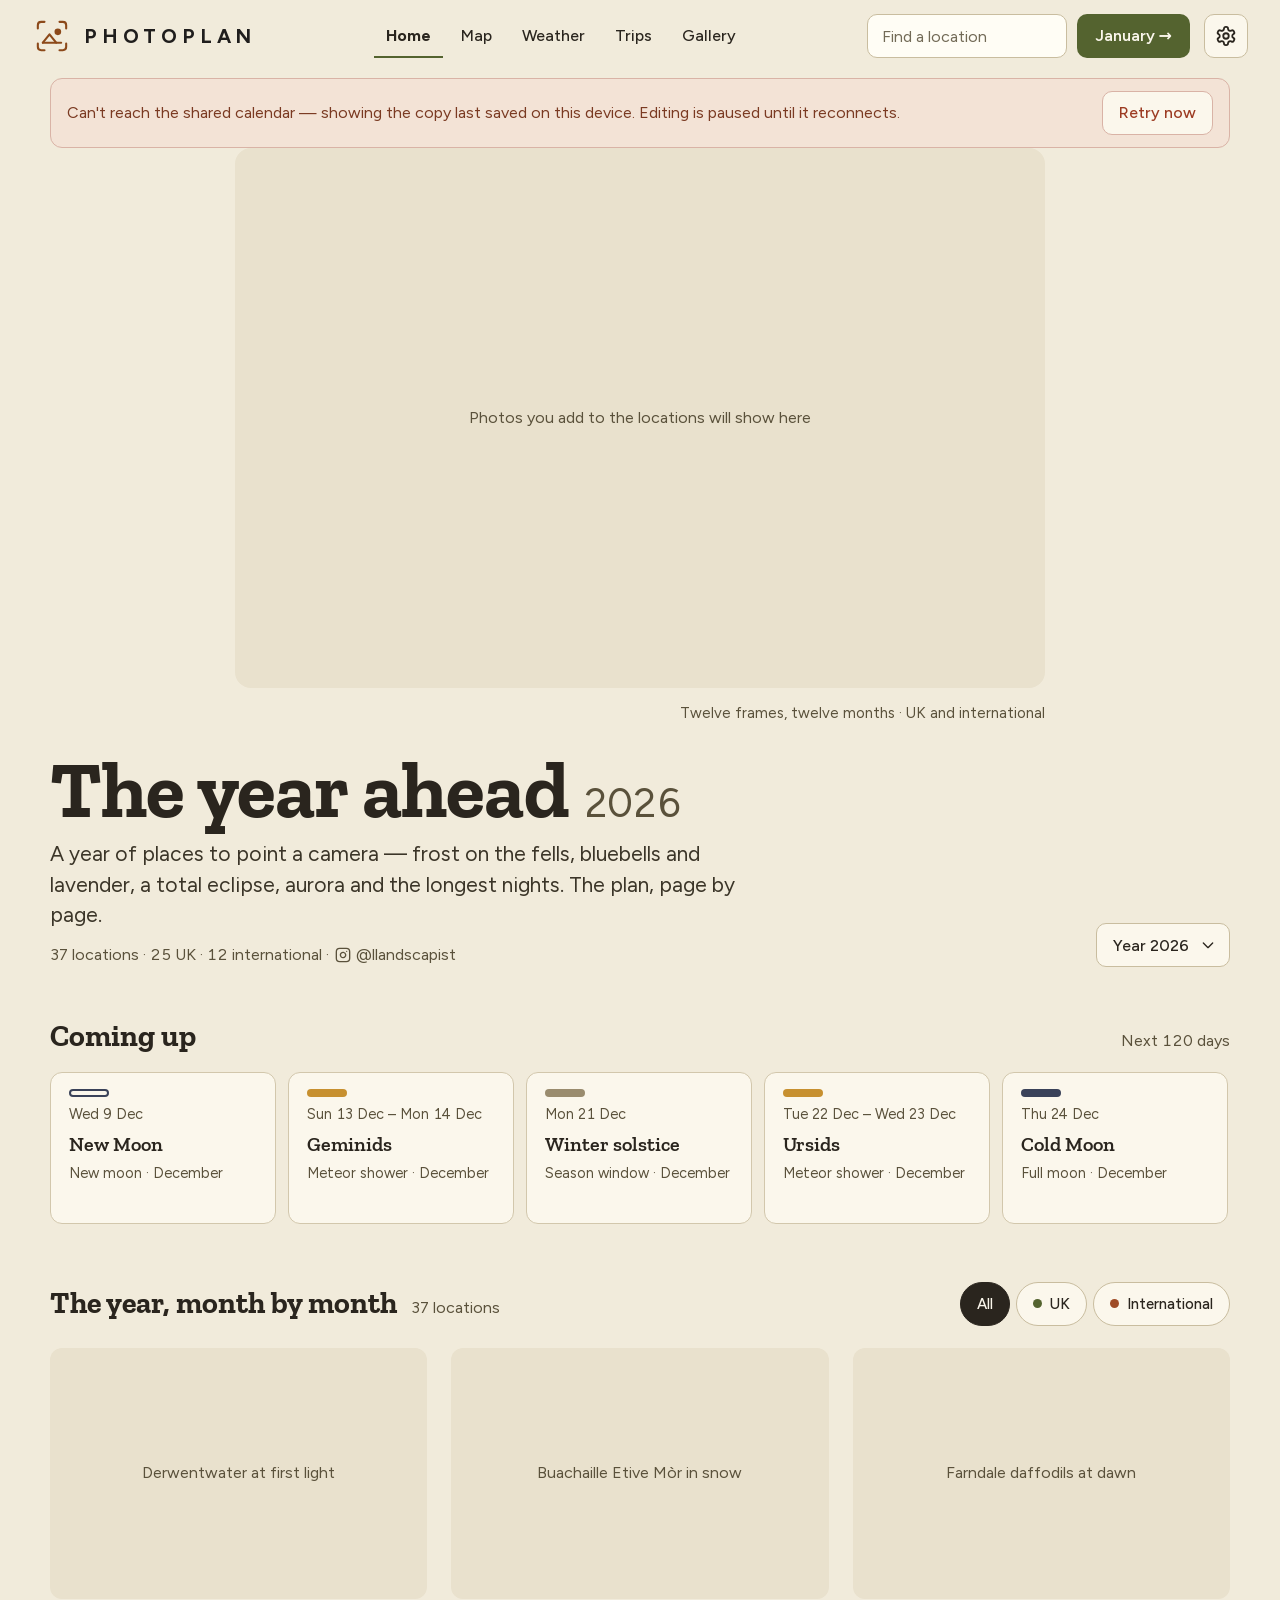
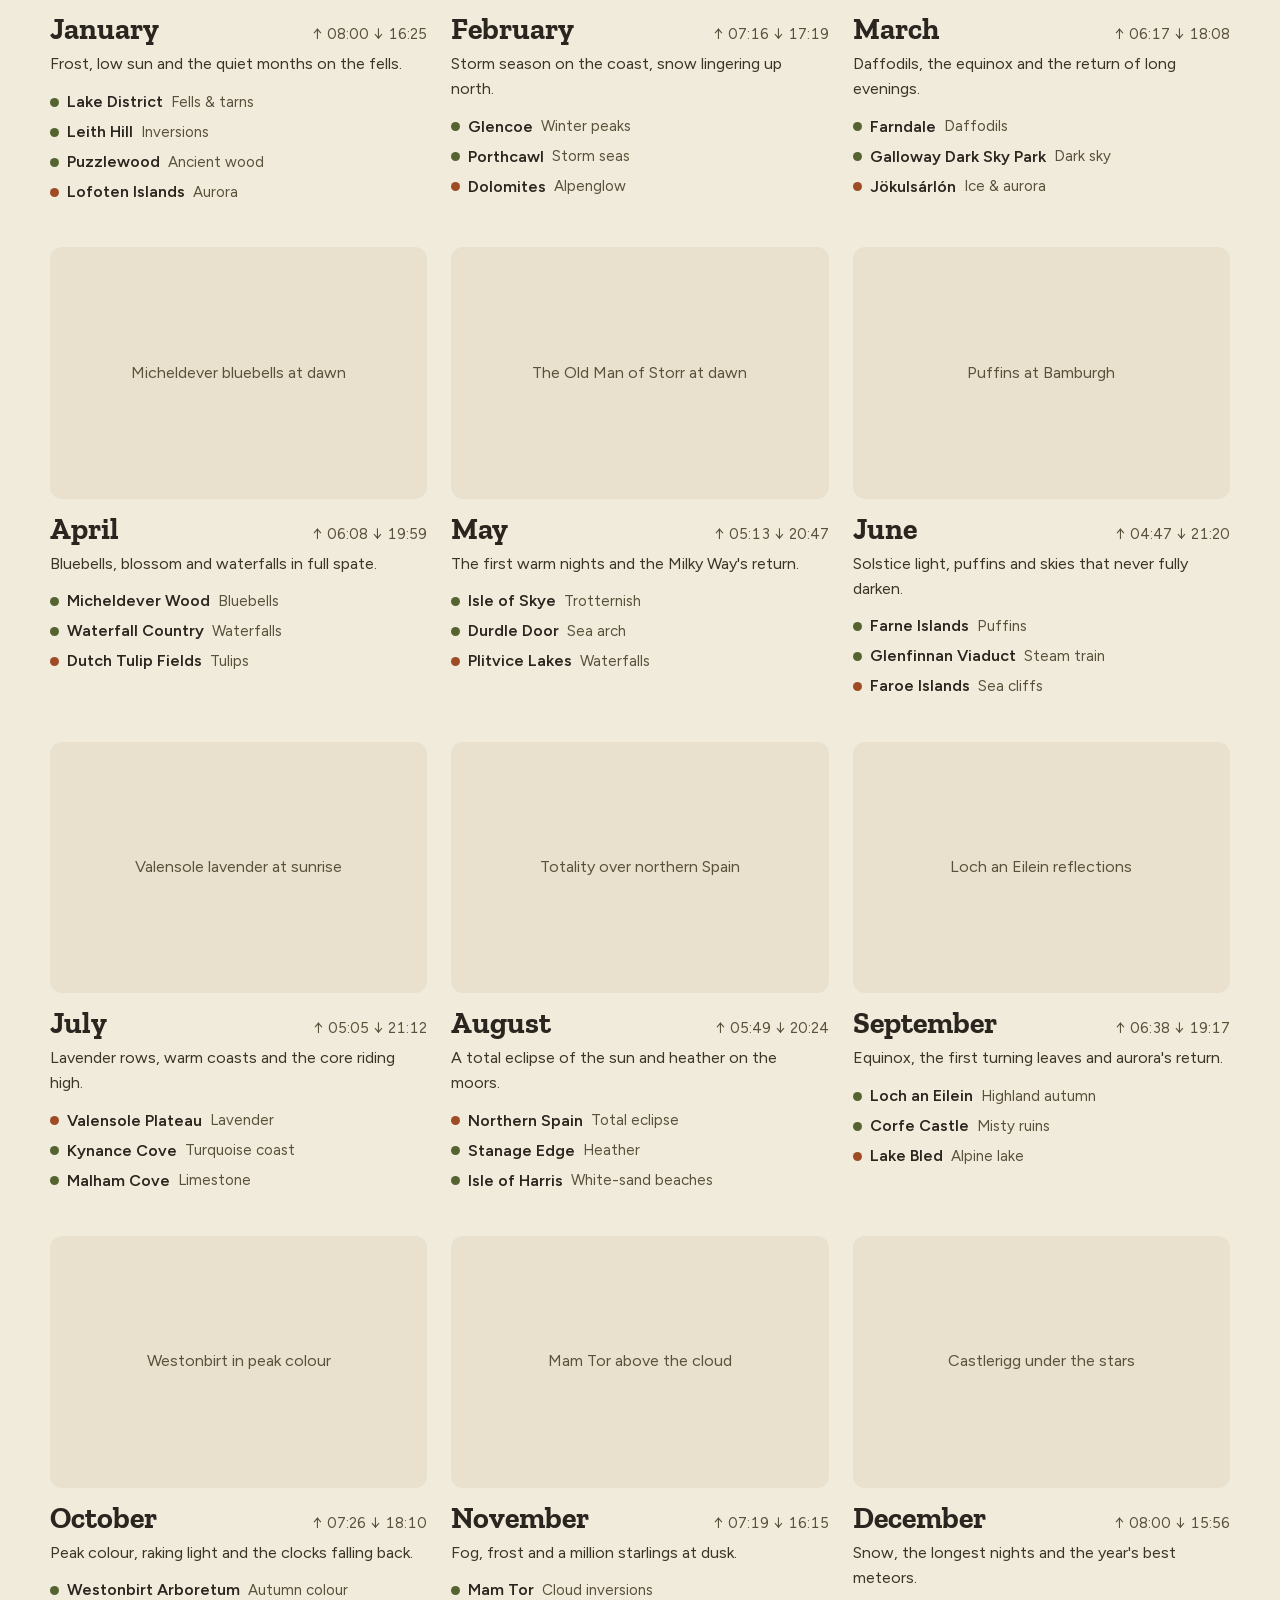
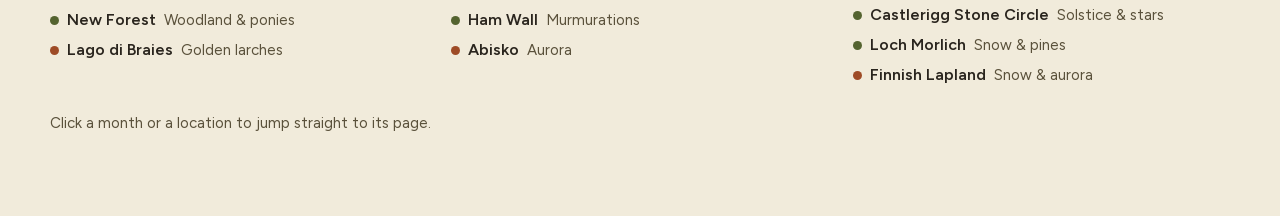
<file: next/index.html>
<!DOCTYPE html>
<html lang="en">
<head>
  <meta charset="utf-8">
  <meta name="viewport" content="width=device-width, initial-scale=1">
  <meta name="robots" content="noindex">
  <title>Photoplan</title>
  <!-- This was the preview address of the redesign. The new look is now the site itself, so this page
       forwards there (same page, same year: the part after the # is kept). -->
  <script>location.replace('/' + location.search + location.hash);</script>
  <meta http-equiv="refresh" content="0; url=/">
</head>
<body>
  <p><a href="/">Photoplan has moved to photoplan.studio</a></p>
</body>
</html>
</file>
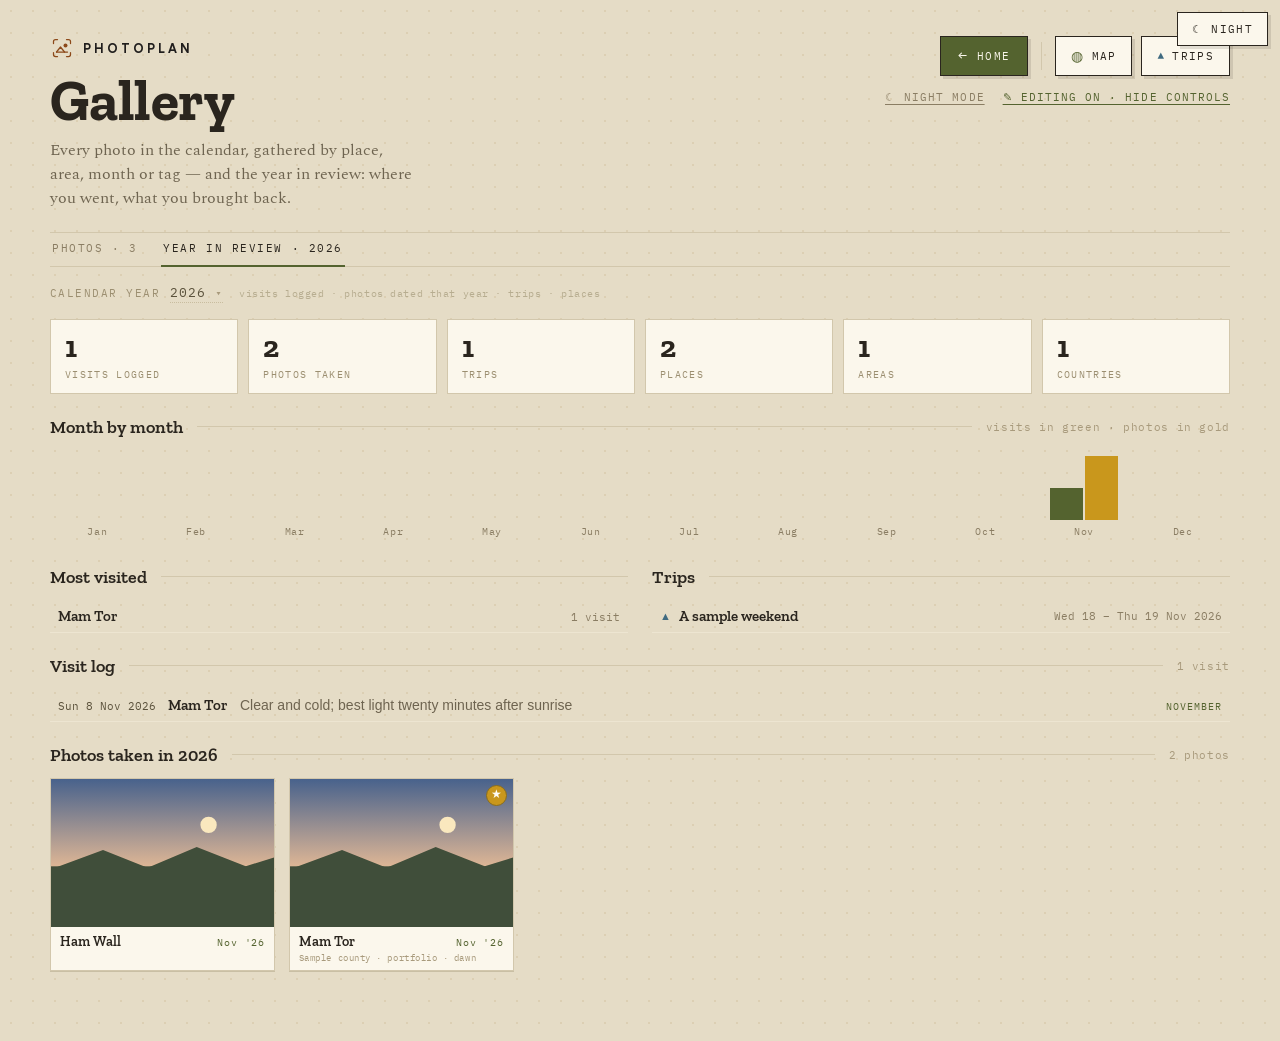
<file: design/pages/gallery-review.html>
<!DOCTYPE html>
<html lang="en">
<head>
<meta charset="utf-8">
<meta name="viewport" content="width=device-width, initial-scale=1">
<meta name="robots" content="noindex">
<title>Photoplan snapshot — Gallery — year in review</title>
<link rel="preconnect" href="https://fonts.googleapis.com">
<link rel="preconnect" href="https://fonts.gstatic.com" crossorigin>
<link href="https://fonts.googleapis.com/css2?family=Zilla+Slab:wght@600;700&family=Spectral:wght@400&family=IBM+Plex+Mono:wght@400;500;600&display=swap" rel="stylesheet">
<style>

    /* tokens:start */
    /* Photoplan theme. Every colour in the app is one of these custom properties.
       The day values are the original design; [data-theme="night"] on <html>
       swaps them (the night switch; remembered per device in calendar:theme).
       The printable sheets always use the day values. This block is the source
       of truth: change a colour here (its day value and its night partner) and
       the whole site follows. `node design/build-reference.js` copies it to
       design/tokens.css and rebuilds the design reference. */
    :root, .print-sheet {
      /* Surfaces — page, cards, fields (day: cream paper; night: warm near-black) */
      --page: #E5DCC6; /* the page behind everything */
      --page-dot: #DCCFB3; /* dot pattern on the page */
      --paper: #FBF7EC; /* cards, buttons, dialogs — and text set on ink or green */
      --paper-bright: #FCFAF1; /* matted hero frame, map paper, round tile controls */
      --field: #FFFDF5; /* inputs and selects; glyphs on gold */
      --field-hover: #FFFFFF; /* tick button hover */
      --paper-shade: #F4EEDE; /* grid header strip, row hover */
      --paper-dim: #F1EBDB; /* dashed empty-state panels */
      --hover: #F1EAD6; /* list row hover, active search hit */
      --sunken: #EFE7D2; /* chips, tags, image slots, year boxes */
      --stripe: #E6DCC2; /* empty tile stripes */
      /* Lines — hairlines to firm borders */
      --line-faint: #EDE5D1; /* faint separators inside lists */
      --grid-line: #ECE3CD; /* calendar grid column lines */
      --line-soft: #E6DECA; /* row separators in cards */
      --rule-week: #E2D9C2; /* week rows in the grid */
      --rule-tile: #E0D6BE; /* tile photo/base divider */
      --line-chip: #DDD2B8; /* chip and tag borders */
      --line: #D2C7AC; /* the standard hairline and section rule */
      --line-strong: #C9BD9F; /* input and card borders */
      --lip: #C9BFA4; /* the 1px lip under cards */
      --line-dash: #C2B695; /* dashed outlines */
      --line-dark: #B3A988; /* firm secondary borders */
      --star-off: #C8BC9C; /* unstarred star glyph */
      /* Ink — text from strongest to faintest */
      --ink: #2A251E; /* headings, body, firm borders — and dark fills */
      --brand-ink: #201E1D; /* the PHOTOPLAN wordmark */
      --ink-body: #3B3528; /* running text in cards */
      --ink-2: #5A513B; /* secondary text, chip text */
      --ink-3: #6E6450; /* intro copy, quiet text */
      --ink-4: #7A6F58; /* tertiary */
      --muted: #8A7D63; /* small caps labels, meta */
      --label: #9C8F71; /* row labels */
      --faint: #A89A7C; /* counts, footnotes */
      --ghost: #B7AD90; /* placeholders, hints */
      /* Green — the primary accent (UK, actions, done) */
      --green: #54632F; /* primary buttons, links, UK, ticks */
      --green-deep: #46562E; /* text on green wash */
      --green-2: #5A6B2F; /* nature accent, mark-complete */
      --green-wash: #E4E8D0; /* green tint behind chips and flags */
      --green-line: #C9D4A8; /* link underlines */
      /* Terracotta & danger (International, warnings, delete) */
      --terra: #9E4B26; /* International, glyph accents */
      --terra-wash: #F1DECF; /* International tint */
      --danger: #9C3B22; /* delete, restore, errors */
      --danger-line: #D9B3A6; /* danger outlines */
      --alert-bg: #F3E3D6; /* the sync banner */
      --alert-ink: #7A3A22; /* the sync banner text */
      /* Gold & amber (stars, photo ops, meteors) */
      --gold: #C9971C; /* print star, photos-taken bars */
      --gold-deep: #8A6D1C; /* star outline */
      --amber: #C7902F; /* photo-op accent */
      --amber-ink: #8A5A1B; /* meteor text */
      --amber-wash: #F1E4C6; /* meteor tint */
      /* Slate (trips, moon) */
      --slate: #3F6A80; /* trip accent */
      --slate-ink: #2E4A5C; /* trip text */
      --slate-wash: #DCE3E8; /* trip tint */
      --slate-line: #B9C7D1; /* trip pill border */
      --slate-muted: #6E8494; /* trip pill dates */
      --moon-ink: #3A4259; /* full-moon text */
      --moon-wash: #E6E3D4; /* moon chips */
      --newmoon-ink: #3B3526; /* new-moon text */
      /* Event tints (eclipse, nature, season, holidays) */
      --eclipse-wash: #EFD9CB; /* eclipse chips */
      --nature-wash: #DEE3C5; /* nature bars */
      --season-wash: #E5E2D2; /* season bars */
      --season-accent: #9A8C6E; /* season and holiday accent */
      --holiday-wash: #EAE4D3; /* bank holidays, named days */
      /* Custom event palettes (wash, text, accent) */
      --plum-wash: #E6DCE4;
      --plum-ink: #5C3A56;
      --plum: #7C4E74;
      --teal-wash: #D8E4E0;
      --teal-ink: #2F5A52;
      --teal: #3E7A6E;
      --denim-wash: #DAE0EA;
      --denim-ink: #33465E;
      --denim: #46618A;
      --clay-wash: #EADFD0;
      --clay-ink: #6E4A2A;
      --clay: #8A5E36;
      --moss-wash: #E0E4CE;
      --moss-ink: #4A5526;
      --moss: #6B7A35;
      --stone-wash: #E0E0DE;
      --stone-ink: #44484E;
      --stone: #5C636B;
      /* Map page */
      --map-sea: #EAE0C8; /* sea and map backdrop */
      --map-sea-dot: #D6C8A5; /* loading dots */
      --map-land: #E1D5B7; /* countries, progress track */
      --map-land-line: #C5B78F; /* coastlines */
      --map-graticule: #D6CAAC; /* graticule */
      --map-frame: #D8CDB0; /* map frame */
      --map-chip-line: #D5CBB0; /* month chip border */
      --map-track-line: #CBBF9F; /* progress bar border */
      --map-hint: #B0A487; /* card hint */
      /* Shadows, scrims, focus rings, glass */
      --shadow-07: rgba(42,37,30,0.07);
      --shadow-08: rgba(42,37,30,0.08);
      --shadow-10: rgba(42,37,30,0.10);
      --shadow-12: rgba(42,37,30,0.12);
      --shadow-14: rgba(42,37,30,0.14);
      --shadow-16: rgba(42,37,30,0.16);
      --shadow-18: rgba(42,37,30,0.18);
      --shadow-20: rgba(42,37,30,0.20);
      --shadow-28: rgba(42,37,30,0.28);
      --scrim: rgba(42,37,30,0.34);
      --focus-ring: rgba(84,99,47,0.22);
      --focus-ring-strong: rgba(84,99,47,0.35);
      --focus-ring-photo: rgba(84,99,47,0.6);
      --drop-tint: rgba(84,99,47,0.08);
      --paper-a92: rgba(251,247,236,0.92);
      --paper-a86: rgba(251,247,236,0.86);
      /* On photographs and in the lightbox — the same day and night */
      --photo-veil-55: rgba(42,37,30,0.55);
      --photo-veil-60: rgba(42,37,30,0.6);
      --photo-veil-78: rgba(42,37,30,0.78);
      --photo-veil-80: rgba(42,37,30,0.8);
      --photo-veil-80b: rgba(42,37,30,0.80);
      --photo-glass-14: rgba(251,247,236,0.14);
      --photo-glass-50: rgba(251,247,236,0.5);
      --lb-scrim: rgba(20,18,14,0.88);
      --lb-glass-12: rgba(251,247,236,0.12);
      --lb-glass-22: rgba(251,247,236,0.22);
      --lb-glass-40: rgba(251,247,236,0.4);
      --on-photo: #FBF7EC; /* text and glyphs set on a photograph or the lightbox */
      --on-photo-active: #54632F; /* the focus-point button while active */
      color-scheme: light;
    }
    :root[data-theme="night"] {
      /* Surfaces */
      --page: #14120F;
      --page-dot: #1D1A15;
      --paper: #201D18;
      --paper-bright: #25221C;
      --field: #181612;
      --field-hover: #2E2A22;
      --paper-shade: #27231C;
      --paper-dim: #1B1915;
      --hover: #2C2820;
      --sunken: #2E2A22;
      --stripe: #272319;
      /* Lines */
      --line-faint: #2A261F;
      --grid-line: #2A261F;
      --line-soft: #322D25;
      --rule-week: #302B23;
      --rule-tile: #332E25;
      --line-chip: #3B362C;
      --line: #3F392E;
      --line-strong: #4B4538;
      --lip: #0D0C0A;
      --line-dash: #504939;
      --line-dark: #5F5747;
      --star-off: #5A5343;
      /* Ink */
      --ink: #EFE8D8;
      --brand-ink: #F3EDE0;
      --ink-body: #DDD5C3;
      --ink-2: #C4BBA6;
      --ink-3: #B0A68F;
      --ink-4: #A2987F;
      --muted: #968C74;
      --label: #8A8069;
      --faint: #7B725D;
      --ghost: #645C4B;
      /* Green */
      --green: #A8BD74;
      --green-deep: #BCCB91;
      --green-2: #A0B56B;
      --green-wash: #2A3120;
      --green-line: #4C5A34;
      /* Terracotta & danger */
      --terra: #E08A5F;
      --terra-wash: #3A261C;
      --danger: #E5795C;
      --danger-line: #6E3A2C;
      --alert-bg: #33211A;
      --alert-ink: #EBA58E;
      /* Gold & amber */
      --gold: #C9971C;
      --gold-deep: #8A6D1C;
      --amber: #D9A441;
      --amber-ink: #E3B565;
      --amber-wash: #3A2E18;
      /* Slate */
      --slate: #7FB0C9;
      --slate-ink: #A9CBDD;
      --slate-wash: #1F2B33;
      --slate-line: #3A4D5A;
      --slate-muted: #7E97A8;
      --moon-ink: #AEB8D4;
      --moon-wash: #2B2A24;
      --newmoon-ink: #DDD5C3;
      /* Event tints */
      --eclipse-wash: #3A2618;
      --nature-wash: #2B3222;
      --season-wash: #2C2A22;
      --season-accent: #A39676;
      --holiday-wash: #2D2A21;
      /* Custom event palettes */
      --plum-wash: #31272F;
      --plum-ink: #C6A5BF;
      --plum: #BB93B3;
      --teal-wash: #222D2A;
      --teal-ink: #90B4AC;
      --teal: #76A59A;
      --denim-wash: #262B34;
      --denim-ink: #A3B4CB;
      --denim: #8BA3C7;
      --clay-wash: #33291A;
      --clay-ink: #C3A287;
      --clay: #BA9474;
      --moss-wash: #2A2D17;
      --moss-ink: #A7B28A;
      --moss: #919E68;
      --stone-wash: #2B2B29;
      --stone-ink: #ADB1B7;
      --stone: #9BA1A8;
      /* Map page */
      --map-sea: #161513;
      --map-sea-dot: #22201B;
      --map-land: #2B2720;
      --map-land-line: #4A4436;
      --map-graticule: #2A2721;
      --map-frame: #3A352B;
      --map-chip-line: #3F392E;
      --map-track-line: #4B4538;
      --map-hint: #6C6452;
      /* Shadows, scrims, focus rings, glass */
      --shadow-07: rgba(0,0,0,0.30);
      --shadow-08: rgba(0,0,0,0.32);
      --shadow-10: rgba(0,0,0,0.36);
      --shadow-12: rgba(0,0,0,0.40);
      --shadow-14: rgba(0,0,0,0.44);
      --shadow-16: rgba(0,0,0,0.48);
      --shadow-18: rgba(0,0,0,0.52);
      --shadow-20: rgba(0,0,0,0.55);
      --shadow-28: rgba(0,0,0,0.60);
      --scrim: rgba(0,0,0,0.62);
      --focus-ring: rgba(168,189,116,0.30);
      --focus-ring-strong: rgba(168,189,116,0.42);
      --focus-ring-photo: rgba(84,99,47,0.6);
      --drop-tint: rgba(168,189,116,0.10);
      --paper-a92: rgba(32,29,24,0.92);
      --paper-a86: rgba(32,29,24,0.86);
      color-scheme: dark;
    }
    :root[data-theme="night"] .print-sheet { color-scheme: light; }
    /* tokens:end */
    /* Night mode extras: the mini map's tiles are dimmed and its controls
       follow the theme; the logo mark swaps to its on-dark version (LogoMark). */
    :root[data-theme="night"] .leaflet-tile-pane { filter: invert(1) hue-rotate(180deg) brightness(.85) contrast(.88) saturate(.55); }
    :root[data-theme="night"] .leaflet-container { background: var(--sunken); }
    :root[data-theme="night"] .leaflet-bar a { background: var(--paper); color: var(--ink); border-bottom-color: var(--line); }
    :root[data-theme="night"] .leaflet-bar a:hover { background: var(--hover); }
    :root[data-theme="night"] .leaflet-control-attribution { background: var(--paper-a86); color: var(--muted); }
    :root[data-theme="night"] .leaflet-control-attribution a { color: var(--green); }
    :root[data-theme="night"] .leaflet-tooltip { background: var(--paper); color: var(--ink); border-color: var(--line-strong); }
    .logo-night { display: none !important; }
    :root[data-theme="night"] .logo-day { display: none !important; }
    :root[data-theme="night"] .logo-night { display: block !important; }
    :root[data-theme="night"] .print-sheet .logo-day { display: block !important; }
    :root[data-theme="night"] .print-sheet .logo-night { display: none !important; }
    /* Brand fonts from the logo pack, self-hosted. Figtree is the wordmark
       face (per the lockup SVGs); Caprasimo is included for future use. */
    @font-face { font-family: 'Figtree'; src: url('[data-uri]') format('woff2'); font-weight: 300 900; font-display: swap; }
    *, *::before, *::after { box-sizing: border-box; }
    html, body { margin: 0; padding: 0; }
    body { background: var(--page); }
    ::selection { background: var(--green); color: var(--paper); }
    [contenteditable] { outline: none; }
    [contenteditable]:focus { box-shadow: 0 0 0 2px var(--focus-ring-strong); background: var(--field); border-radius: 3px; }
    /* Keyboard focus ring for everything clickable (role=button divs included). */
    button:focus-visible, a:focus-visible, select:focus-visible, [role=button]:focus-visible { outline: 2px solid var(--green); outline-offset: 2px; }
    .map-link:hover { color: var(--ink) !important; border-color: var(--ink) !important; }
    .btn-hover:hover { transform: translate(-1px,-1px); box-shadow: 4px 4px 0 var(--shadow-16) !important; }
    .btn-hover:active { transform: translate(2px,2px); box-shadow: 1px 1px 0 var(--shadow-12) !important; }
    .tile:hover { transform: translateY(-3px); box-shadow: 0 6px 16px var(--shadow-12) !important; }
    .ev-chip:hover { box-shadow: 0 2px 6px var(--shadow-28); filter: brightness(1.03); }
    .loc-row:hover { background: var(--paper-shade) !important; }
    .month-link:hover { opacity: 0.65; }
    .year-link:hover { color: var(--green) !important; }
    .year-pick:hover select, .year-pick select:focus-visible { color: var(--green) !important; border-bottom-color: var(--green) !important; }
    .del-btn:hover { background: var(--danger) !important; color: var(--paper) !important; border-color: var(--danger) !important; }
    .add-ev-btn:hover { transform: translate(-1px,-1px); box-shadow: 3px 3px 0 var(--shadow-16) !important; }
    .add-ev-btn:active { transform: translate(1px,1px); box-shadow: 1px 1px 0 var(--shadow-12) !important; }
    .save-btn:hover { transform: translate(-1px,-1px); box-shadow: 4px 4px 0 var(--shadow-18) !important; }
    .save-btn:active { transform: translate(2px,2px); box-shadow: 1px 1px 0 var(--shadow-12) !important; }
    .close-btn:hover { background: var(--sunken) !important; color: var(--ink) !important; }
    .tick-btn:hover { border-color: var(--green) !important; background: var(--field-hover) !important; }
    .region-uk:hover { background: var(--green) !important; color: var(--paper) !important; }
    .region-int:hover { background: var(--terra) !important; color: var(--paper) !important; }
    .done-toggle:hover { background: var(--green-wash) !important; border-color: var(--green) !important; }
    .image-slot { position: relative; display: flex; align-items: center; justify-content: center; background: var(--sunken); overflow: hidden; cursor: default; }
    .image-slot.drag-over { background: var(--green-wash); outline: 2px dashed var(--green); }
    .image-slot img { position: absolute; inset: 0; width: 100%; height: 100%; object-fit: cover; }
    .image-slot .placeholder-text { font-family: 'IBM Plex Mono', monospace; font-size: 11px; color: var(--faint); letter-spacing: .06em; text-align: center; padding: 12px; pointer-events: none; z-index: 1; }
    .image-slot .drop-hint { display: none; }
    .image-slot:hover .drop-hint { display: block; }
    input[type=number]::-webkit-inner-spin-button { -webkit-appearance: auto; }
    input:focus { border-color: var(--green) !important; box-shadow: 0 0 0 2px var(--focus-ring) !important; }
    .kind-btn:hover { filter: brightness(0.97); }
    .loc-pick:hover { border-color: var(--green) !important; }
    .hero-caption { position: absolute; left: 0; bottom: 0; z-index: 5; max-width: 88%; background: #000; color: #fff; font-family: 'IBM Plex Mono', monospace; font-size: 13px; line-height: 1.4; padding: 6px 11px; letter-spacing: .02em; }
    .hero-caption:empty::before { content: attr(data-ph); color: #B7B0A2; }
    .hero-caption:focus { outline: none; background: #000 !important; color: #fff !important; border-radius: 0 !important; box-shadow: 0 0 0 2px var(--focus-ring-photo); }
    .slide-fade { animation: heroFade .9s ease; }
    @keyframes heroFade { from { opacity: 0; } to { opacity: 1; } }
    .year-input:empty::before { content: 'YY'; color: var(--ghost); }
    .coord-input:empty::before { content: 'paste latitude, longitude'; color: var(--ghost); }
    .kit-view:hover span { border-color: var(--green); }
    .tag-input:empty::before { content: 'Label'; color: var(--ghost); }
    .ig-link:hover { color: var(--terra) !important; }
    input[type=search]::-webkit-search-decoration, input[type=search]::-webkit-search-cancel-button { -webkit-appearance: none; }
    .quiet-link:hover { color: var(--green) !important; }
    .backup-row:hover { background: var(--paper-shade) !important; }
    .check-x { opacity: 0; transition: opacity .15s; }
    .check-row:hover .check-x, .check-x:focus-visible { opacity: 1; }
    @media (hover: none) { .check-x { opacity: .7; } }
    .trip-card:hover { border-color: var(--line-dark) !important; }
    input[type=date].pp-date { appearance: none; -webkit-appearance: none; }
    .area-input:empty::before { content: 'Area'; color: var(--ghost); }
    .country-input:empty::before { content: 'Country'; color: var(--ghost); }
    .lb-btn:hover { background: var(--lb-glass-22) !important; }
    .gal-tab:hover { color: var(--ink) !important; }
    .pause-btn:hover { background: var(--photo-veil-78) !important; }
    .pause-btn:active { transform: scale(0.94); }
    /* The owner's optional handle in the corner of the large photos (data[0].photoCredit). */
    .photo-credit { position: absolute; z-index: 5; font-family: 'IBM Plex Mono', monospace; font-size: 11px; letter-spacing: .06em; line-height: 1; color: var(--on-photo); opacity: .9; text-shadow: 0 1px 2px rgba(0,0,0,0.7), 0 0 6px rgba(0,0,0,0.35); pointer-events: none; user-select: none; white-space: nowrap; }
    .map-chip:hover { transform: translate(-1px,-1px); box-shadow: 3px 3px 0 var(--shadow-14) !important; }
    .map-monthchip:hover { border-color: var(--ink) !important; }
    .map-iconbtn:hover { transform: translate(-1px,-1px); box-shadow: 3px 3px 0 var(--shadow-18) !important; }
    .map-iconbtn:active { transform: translate(1px,1px); box-shadow: 1px 1px 0 var(--shadow-12) !important; }
    .map-shootrow:hover { background: var(--hover) !important; }
    .map-close:hover { color: var(--ink) !important; background: var(--sunken) !important; border-color: var(--line) !important; }
    .map-visitbtn:hover { transform: translate(-1px,-1px); box-shadow: 3px 3px 0 var(--shadow-16) !important; }
    @keyframes mapPulse { 0%,100% { opacity: .45; } 50% { opacity: .9; } }
    /* ── Print view ── A4-landscape sheets (281×193mm inside 8mm margins). On
       screen they preview as bordered pages kept in proportion by aspect-ratio;
       when printing, the app chrome hides, each sheet is forced to exactly one
       page, and colours print as shown. A sheet is a flex column so a grid page
       can fill its height. */
    .print-sheet { position: relative; display: flex; flex-direction: column; width: 281mm; max-width: 100%; aspect-ratio: 281 / 193; margin: 0 auto 8px; background: #fff; border: 1px solid var(--line); box-shadow: 0 2px 12px var(--shadow-10); overflow: hidden; break-after: page; page-break-after: always; break-inside: avoid; }
    .print-sheet.pad { padding: 7mm 7mm 6mm; }
    .print-sheet:last-child { break-after: auto; page-break-after: auto; }
    .print-label { width: 281mm; max-width: 100%; margin: 18px auto 6px; font-family: 'IBM Plex Mono', monospace; font-size: 10px; letter-spacing: .16em; text-transform: uppercase; color: var(--faint); }
    @page { size: A4 landscape; margin: 8mm; }
    @media print {
      body { background: #fff; }
      .no-print { display: none !important; }
      .app-shell { background: #fff !important; background-image: none !important; padding: 0 !important; }
      .print-sheet { width: 281mm !important; height: 193mm !important; max-width: none !important; aspect-ratio: auto !important; border: none !important; box-shadow: none !important; margin: 0 !important; }
      .print-sheet, .print-sheet * { -webkit-print-color-adjust: exact; print-color-adjust: exact; }
    }

</style>
</head>
<body>
<!-- Generated 2026-11-17 from index.html by design/build-reference.js — sample data only. Static snapshot of the rendered page: real markup and inline styles, no scripts. -->
<button id="ref-theme" onclick="var r=document.documentElement;if(r.getAttribute('data-theme')==='night'){r.removeAttribute('data-theme');this.textContent='☾ Night'}else{r.setAttribute('data-theme','night');this.textContent='☀ Day'}" style="position:fixed;top:12px;right:12px;z-index:999;height:34px;padding:0 14px;background:var(--paper);color:var(--ink);border:1px solid var(--ink);font-family:'IBM Plex Mono',monospace;font-size:11px;letter-spacing:.12em;text-transform:uppercase;cursor:pointer;box-shadow:3px 3px 0 var(--shadow-12)">☾ Night</button>
<div class="app-shell" style="min-height: 100vh; background-image: radial-gradient(var(--page-dot) 0.8px, transparent 0.8px); background-position-x: ; background-position-y: ; background-size: 22px 22px; background-repeat: ; background-attachment: ; background-origin: ; background-clip: ; background-color: ; color: var(--ink); font-family: Spectral, Georgia, serif; padding: 36px 26px 70px;"><div style="max-width: 1180px; margin: 0px auto;"><div><div style="display: flex; justify-content: space-between; align-items: flex-start; gap: 24px; flex-wrap: wrap;"><div style="flex: 1 1 380px; min-width: 0px;"><div role="button" tabindex="0" title="Back to the home page" style="display: inline-flex; align-items: center; gap: 9px; cursor: pointer;"><img class="logo-day" src="data:image/svg+xml,%3Csvg%20xmlns%3D%22http%3A%2F%2Fwww.w3.org%2F2000%2Fsvg%22%20viewBox%3D%220%200%2096%2096%22%20fill%3D%22none%22%3E%3Cpath%20d%3D%22M14%2030%20V22%20Q14%2014%2022%2014%20H30%22%20stroke%3D%22%238c491a%22%20stroke-width%3D%225%22%20stroke-linecap%3D%22round%22%20fill%3D%22none%22%3E%3C%2Fpath%3E%3Cpath%20d%3D%22M66%2014%20H74%20Q82%2014%2082%2022%20V30%22%20stroke%3D%22%238c491a%22%20stroke-width%3D%225%22%20stroke-linecap%3D%22round%22%20fill%3D%22none%22%3E%3C%2Fpath%3E%3Cpath%20d%3D%22M82%2066%20V74%20Q82%2082%2074%2082%20H66%22%20stroke%3D%22%238c491a%22%20stroke-width%3D%225%22%20stroke-linecap%3D%22round%22%20fill%3D%22none%22%3E%3C%2Fpath%3E%3Cpath%20d%3D%22M30%2082%20H22%20Q14%2082%2014%2074%20V66%22%20stroke%3D%22%238c491a%22%20stroke-width%3D%225%22%20stroke-linecap%3D%22round%22%20fill%3D%22none%22%3E%3C%2Fpath%3E%3Ccircle%20cx%3D%2262%22%20cy%3D%2238%22%20r%3D%228%22%20fill%3D%22%238c491a%22%3E%3C%2Fcircle%3E%3Cpath%20d%3D%22M26%2064%20L42%2044%20L58%2064%22%20stroke%3D%22%238c491a%22%20stroke-width%3D%225%22%20stroke-linecap%3D%22round%22%20stroke-linejoin%3D%22round%22%20fill%3D%22none%22%3E%3C%2Fpath%3E%3Cline%20x1%3D%2226%22%20y1%3D%2264%22%20x2%3D%2270%22%20y2%3D%2264%22%20stroke%3D%22%238c491a%22%20stroke-width%3D%225%22%20stroke-linecap%3D%22round%22%3E%3C%2Fline%3E%3C%2Fsvg%3E" alt="" style="height: 24px; width: auto; display: block;"><img class="logo-night" src="data:image/svg+xml,%3Csvg%20xmlns%3D%22http%3A%2F%2Fwww.w3.org%2F2000%2Fsvg%22%20viewBox%3D%220%200%2096%2096%22%20fill%3D%22none%22%3E%3Cpath%20d%3D%22M14%2030%20V22%20Q14%2014%2022%2014%20H30%22%20stroke%3D%22%23f6a06b%22%20stroke-width%3D%225%22%20stroke-linecap%3D%22round%22%20fill%3D%22none%22%3E%3C%2Fpath%3E%3Cpath%20d%3D%22M66%2014%20H74%20Q82%2014%2082%2022%20V30%22%20stroke%3D%22%23f6a06b%22%20stroke-width%3D%225%22%20stroke-linecap%3D%22round%22%20fill%3D%22none%22%3E%3C%2Fpath%3E%3Cpath%20d%3D%22M82%2066%20V74%20Q82%2082%2074%2082%20H66%22%20stroke%3D%22%23f6a06b%22%20stroke-width%3D%225%22%20stroke-linecap%3D%22round%22%20fill%3D%22none%22%3E%3C%2Fpath%3E%3Cpath%20d%3D%22M30%2082%20H22%20Q14%2082%2014%2074%20V66%22%20stroke%3D%22%23f6a06b%22%20stroke-width%3D%225%22%20stroke-linecap%3D%22round%22%20fill%3D%22none%22%3E%3C%2Fpath%3E%3Ccircle%20cx%3D%2262%22%20cy%3D%2238%22%20r%3D%228%22%20fill%3D%22%23f6a06b%22%3E%3C%2Fcircle%3E%3Cpath%20d%3D%22M26%2064%20L42%2044%20L58%2064%22%20stroke%3D%22%23f6a06b%22%20stroke-width%3D%225%22%20stroke-linecap%3D%22round%22%20stroke-linejoin%3D%22round%22%20fill%3D%22none%22%3E%3C%2Fpath%3E%3Cline%20x1%3D%2226%22%20y1%3D%2264%22%20x2%3D%2270%22%20y2%3D%2264%22%20stroke%3D%22%23f6a06b%22%20stroke-width%3D%225%22%20stroke-linecap%3D%22round%22%3E%3C%2Fline%3E%3C%2Fsvg%3E" alt="" style="height: 24px; width: auto; display: block;"><div style="font-family: Figtree, system-ui, sans-serif; font-weight: 700; font-size: 12.5px; letter-spacing: 0.24em; text-transform: uppercase; color: var(--brand-ink);">Photoplan</div></div><h1 style="margin: 6px 0px 0px; font-family: &quot;Zilla Slab&quot;, serif; font-weight: 700; font-size: clamp(40px, 6vw, 58px); line-height: 0.95; color: var(--ink); letter-spacing: -0.01em;">Gallery</h1><div style="margin-top: 10px; font-size: 16px; color: var(--ink-3); max-width: 46ch; line-height: 1.5;">Every photo in the calendar, gathered by place, area, month or tag — and the year in review: where you went, what you brought back.</div></div><div style="display: flex; flex-direction: column; align-items: flex-end; gap: 14px; flex: 1 1 auto;"><div style="display: flex; gap: 9px; align-items: center;"><button class="btn-hover" style="height: 40px; border: 1px solid var(--ink); cursor: pointer; font-family: &quot;IBM Plex Mono&quot;, monospace; font-size: 11px; letter-spacing: 0.12em; text-transform: uppercase; box-shadow: 3px 3px 0 var(--shadow-12); background: var(--green); color: var(--paper); display: inline-flex; align-items: center; gap: 9px; padding: 0px 17px;"><span style="font-size: 15px; line-height: 1; margin-top: -1px;">←</span> Home</button><span style="width: 1px; height: 28px; background: var(--line); margin: 0px 4px;"></span><button class="btn-hover" style="height: 40px; border: 1px solid var(--ink); cursor: pointer; font-family: &quot;IBM Plex Mono&quot;, monospace; font-size: 11px; letter-spacing: 0.12em; text-transform: uppercase; box-shadow: 3px 3px 0 var(--shadow-12); background: var(--paper); color: var(--ink); display: inline-flex; align-items: center; gap: 7px; padding: 0px 15px;"><span style="font-size: 14px; line-height: 1; margin-top: -1px; color: var(--green);">◍</span> Map</button><button class="btn-hover" title="Planned trips — dates, locations, shot lists and packing lists" style="height: 40px; border: 1px solid var(--ink); cursor: pointer; font-family: &quot;IBM Plex Mono&quot;, monospace; font-size: 11px; letter-spacing: 0.12em; text-transform: uppercase; box-shadow: 3px 3px 0 var(--shadow-12); background: var(--paper); color: var(--ink); display: inline-flex; align-items: center; gap: 7px; padding: 0px 15px;"><span style="font-size: 11px; line-height: 1; margin-top: -1px; color: var(--slate);">▲</span> Trips</button></div><span style="display: inline-flex; align-items: center; gap: 6px 18px; flex-wrap: wrap; justify-content: flex-end;"><button class="quiet-link" aria-pressed="false" title="Dark colours for the field at night — easier on the eyes and on night vision" style="background: none; border-width: medium; border-style: none; border-color: currentcolor; border-image: none; padding: 0px; cursor: pointer; font-family: &quot;IBM Plex Mono&quot;, monospace; font-size: 10.5px; letter-spacing: 0.1em; text-transform: uppercase; color: var(--muted); text-decoration: underline; text-underline-offset: 3px; white-space: nowrap;">☾ Night mode</button><button title="Hide the editing controls and view the page as a visitor sees it" style="background: none; border-width: medium; border-style: none; border-color: currentcolor; border-image: none; padding: 0px; cursor: pointer; font-family: &quot;IBM Plex Mono&quot;, monospace; font-size: 10.5px; letter-spacing: 0.1em; text-transform: uppercase; color: var(--green); text-decoration: underline; text-underline-offset: 3px;">✎ Editing on · hide controls</button></span></div></div><div style="height: 1px; background: var(--line); margin: 22px 0px 0px;"></div><div role="tablist" style="display: flex; gap: 22px; border-bottom: 1px solid var(--line); margin-bottom: 18px;"><button class="gal-tab" role="tab" aria-selected="false" style="background: none; border-width: medium medium 2px; border-style: none none solid; border-color: currentcolor currentcolor transparent; border-image: none; padding: 8px 2px 10px; margin-bottom: -1px; cursor: pointer; font-family: &quot;IBM Plex Mono&quot;, monospace; font-size: 11px; letter-spacing: 0.14em; text-transform: uppercase; color: var(--muted);">Photos · 3</button><button class="gal-tab" role="tab" aria-selected="true" style="background: none; border-top-width: medium; border-right-width: medium; border-bottom: 2px solid var(--green); border-left-width: medium; border-top-style: none; border-right-style: none; border-left-style: none; border-top-color: currentcolor; border-right-color: currentcolor; border-left-color: currentcolor; border-image: none; padding: 8px 2px 10px; margin-bottom: -1px; cursor: pointer; font-family: &quot;IBM Plex Mono&quot;, monospace; font-size: 11px; letter-spacing: 0.14em; text-transform: uppercase; color: var(--ink);">Year in review · 2026</button></div><div style=""><div style="display: flex; align-items: baseline; gap: 16px; flex-wrap: wrap; margin-bottom: 16px;"><div style="display: flex; align-items: baseline; gap: 10px;"><span style="font-family: &quot;IBM Plex Mono&quot;, monospace; font-size: 10.5px; letter-spacing: 0.14em; text-transform: uppercase; color: var(--label);">Calendar year</span><span class="year-pick" title="Choose the year to show" style="position: relative; display: inline-flex; align-items: center;"><select aria-label="Calendar year" style="appearance: none; background: none; border-top-width: medium; border-right-width: medium; border-bottom: 1px dotted var(--line-strong); border-left-width: medium; border-top-style: none; border-right-style: none; border-left-style: none; border-top-color: currentcolor; border-right-color: currentcolor; border-left-color: currentcolor; border-image: none; border-radius: 0px; margin: 0px; padding: 0px 16px 1px 0px; font-family: &quot;IBM Plex Mono&quot;, monospace; font-size: 13px; font-weight: 400; letter-spacing: 0.08em; color: var(--ink-2); cursor: pointer; line-height: 1.2;"><option value="2026" selected="">2026</option><option value="2027">2027</option><option value="2028">2028</option><option value="2029">2029</option><option value="2030">2030</option><option value="2031">2031</option><option value="2032">2032</option><option value="2033">2033</option><option value="2034">2034</option><option value="2035">2035</option></select><span aria-hidden="true" style="position: absolute; right: 2px; top: 50%; transform: translateY(-50%); pointer-events: none; font-size: 9px; color: var(--faint);">▾</span></span></div><span style="font-family: &quot;IBM Plex Mono&quot;, monospace; font-size: 9.5px; letter-spacing: 0.06em; color: var(--ghost);">visits logged · photos dated that year · trips · places</span></div><div style="display: flex; gap: 10px; flex-wrap: wrap;"><div style="flex: 1 1 110px; background: var(--paper); border: 1px solid var(--line); padding: 12px 14px;"><div style="font-family: &quot;Zilla Slab&quot;, serif; font-weight: 700; font-size: 30px; line-height: 1; color: var(--ink);">1</div><div style="margin-top: 6px; font-family: &quot;IBM Plex Mono&quot;, monospace; font-size: 9.5px; letter-spacing: 0.14em; text-transform: uppercase; color: var(--label);">Visits logged</div></div><div style="flex: 1 1 110px; background: var(--paper); border: 1px solid var(--line); padding: 12px 14px;"><div style="font-family: &quot;Zilla Slab&quot;, serif; font-weight: 700; font-size: 30px; line-height: 1; color: var(--ink);">2</div><div style="margin-top: 6px; font-family: &quot;IBM Plex Mono&quot;, monospace; font-size: 9.5px; letter-spacing: 0.14em; text-transform: uppercase; color: var(--label);">Photos taken</div></div><div style="flex: 1 1 110px; background: var(--paper); border: 1px solid var(--line); padding: 12px 14px;"><div style="font-family: &quot;Zilla Slab&quot;, serif; font-weight: 700; font-size: 30px; line-height: 1; color: var(--ink);">1</div><div style="margin-top: 6px; font-family: &quot;IBM Plex Mono&quot;, monospace; font-size: 9.5px; letter-spacing: 0.14em; text-transform: uppercase; color: var(--label);">Trips</div></div><div style="flex: 1 1 110px; background: var(--paper); border: 1px solid var(--line); padding: 12px 14px;"><div style="font-family: &quot;Zilla Slab&quot;, serif; font-weight: 700; font-size: 30px; line-height: 1; color: var(--ink);">2</div><div style="margin-top: 6px; font-family: &quot;IBM Plex Mono&quot;, monospace; font-size: 9.5px; letter-spacing: 0.14em; text-transform: uppercase; color: var(--label);">Places</div></div><div style="flex: 1 1 110px; background: var(--paper); border: 1px solid var(--line); padding: 12px 14px;"><div style="font-family: &quot;Zilla Slab&quot;, serif; font-weight: 700; font-size: 30px; line-height: 1; color: var(--ink);">1</div><div style="margin-top: 6px; font-family: &quot;IBM Plex Mono&quot;, monospace; font-size: 9.5px; letter-spacing: 0.14em; text-transform: uppercase; color: var(--label);">Areas</div></div><div style="flex: 1 1 110px; background: var(--paper); border: 1px solid var(--line); padding: 12px 14px;"><div style="font-family: &quot;Zilla Slab&quot;, serif; font-weight: 700; font-size: 30px; line-height: 1; color: var(--ink);">1</div><div style="margin-top: 6px; font-family: &quot;IBM Plex Mono&quot;, monospace; font-size: 9.5px; letter-spacing: 0.14em; text-transform: uppercase; color: var(--label);">Countries</div></div></div><div style="display: flex; align-items: center; gap: 14px; margin-top: 22px; margin-bottom: 12px;"><span style="font-family: &quot;Zilla Slab&quot;, serif; font-weight: 600; font-size: 18px; color: var(--ink); white-space: nowrap;">Month by month</span><span style="flex: 1 1 0%; height: 1px; background: var(--line);"></span><span style="font-family: &quot;IBM Plex Mono&quot;, monospace; font-size: 10.5px; letter-spacing: 0.06em; color: var(--faint); white-space: nowrap;">visits in green · photos in gold</span></div><div style="display: grid; grid-template-columns: repeat(12, 1fr); gap: 4px;"><button title="January: 0 visits · 0 photos" style="display: flex; flex-direction: column; align-items: center; gap: 5px; padding: 6px 2px; background: none; border-width: medium; border-style: none; border-color: currentcolor; border-image: none; cursor: pointer;"><div style="width: 100%; height: 64px; display: flex; align-items: flex-end; justify-content: center; gap: 2px;"><div style="width: 36%; height: 0px; background: var(--green);"></div><div style="width: 36%; height: 0px; background: var(--gold);"></div></div><span style="font-family: &quot;IBM Plex Mono&quot;, monospace; font-size: 9.5px; letter-spacing: 0.06em; color: var(--muted);">Jan</span></button><button title="February: 0 visits · 0 photos" style="display: flex; flex-direction: column; align-items: center; gap: 5px; padding: 6px 2px; background: none; border-width: medium; border-style: none; border-color: currentcolor; border-image: none; cursor: pointer;"><div style="width: 100%; height: 64px; display: flex; align-items: flex-end; justify-content: center; gap: 2px;"><div style="width: 36%; height: 0px; background: var(--green);"></div><div style="width: 36%; height: 0px; background: var(--gold);"></div></div><span style="font-family: &quot;IBM Plex Mono&quot;, monospace; font-size: 9.5px; letter-spacing: 0.06em; color: var(--muted);">Feb</span></button><button title="March: 0 visits · 0 photos" style="display: flex; flex-direction: column; align-items: center; gap: 5px; padding: 6px 2px; background: none; border-width: medium; border-style: none; border-color: currentcolor; border-image: none; cursor: pointer;"><div style="width: 100%; height: 64px; display: flex; align-items: flex-end; justify-content: center; gap: 2px;"><div style="width: 36%; height: 0px; background: var(--green);"></div><div style="width: 36%; height: 0px; background: var(--gold);"></div></div><span style="font-family: &quot;IBM Plex Mono&quot;, monospace; font-size: 9.5px; letter-spacing: 0.06em; color: var(--muted);">Mar</span></button><button title="April: 0 visits · 0 photos" style="display: flex; flex-direction: column; align-items: center; gap: 5px; padding: 6px 2px; background: none; border-width: medium; border-style: none; border-color: currentcolor; border-image: none; cursor: pointer;"><div style="width: 100%; height: 64px; display: flex; align-items: flex-end; justify-content: center; gap: 2px;"><div style="width: 36%; height: 0px; background: var(--green);"></div><div style="width: 36%; height: 0px; background: var(--gold);"></div></div><span style="font-family: &quot;IBM Plex Mono&quot;, monospace; font-size: 9.5px; letter-spacing: 0.06em; color: var(--muted);">Apr</span></button><button title="May: 0 visits · 0 photos" style="display: flex; flex-direction: column; align-items: center; gap: 5px; padding: 6px 2px; background: none; border-width: medium; border-style: none; border-color: currentcolor; border-image: none; cursor: pointer;"><div style="width: 100%; height: 64px; display: flex; align-items: flex-end; justify-content: center; gap: 2px;"><div style="width: 36%; height: 0px; background: var(--green);"></div><div style="width: 36%; height: 0px; background: var(--gold);"></div></div><span style="font-family: &quot;IBM Plex Mono&quot;, monospace; font-size: 9.5px; letter-spacing: 0.06em; color: var(--muted);">May</span></button><button title="June: 0 visits · 0 photos" style="display: flex; flex-direction: column; align-items: center; gap: 5px; padding: 6px 2px; background: none; border-width: medium; border-style: none; border-color: currentcolor; border-image: none; cursor: pointer;"><div style="width: 100%; height: 64px; display: flex; align-items: flex-end; justify-content: center; gap: 2px;"><div style="width: 36%; height: 0px; background: var(--green);"></div><div style="width: 36%; height: 0px; background: var(--gold);"></div></div><span style="font-family: &quot;IBM Plex Mono&quot;, monospace; font-size: 9.5px; letter-spacing: 0.06em; color: var(--muted);">Jun</span></button><button title="July: 0 visits · 0 photos" style="display: flex; flex-direction: column; align-items: center; gap: 5px; padding: 6px 2px; background: none; border-width: medium; border-style: none; border-color: currentcolor; border-image: none; cursor: pointer;"><div style="width: 100%; height: 64px; display: flex; align-items: flex-end; justify-content: center; gap: 2px;"><div style="width: 36%; height: 0px; background: var(--green);"></div><div style="width: 36%; height: 0px; background: var(--gold);"></div></div><span style="font-family: &quot;IBM Plex Mono&quot;, monospace; font-size: 9.5px; letter-spacing: 0.06em; color: var(--muted);">Jul</span></button><button title="August: 0 visits · 0 photos" style="display: flex; flex-direction: column; align-items: center; gap: 5px; padding: 6px 2px; background: none; border-width: medium; border-style: none; border-color: currentcolor; border-image: none; cursor: pointer;"><div style="width: 100%; height: 64px; display: flex; align-items: flex-end; justify-content: center; gap: 2px;"><div style="width: 36%; height: 0px; background: var(--green);"></div><div style="width: 36%; height: 0px; background: var(--gold);"></div></div><span style="font-family: &quot;IBM Plex Mono&quot;, monospace; font-size: 9.5px; letter-spacing: 0.06em; color: var(--muted);">Aug</span></button><button title="September: 0 visits · 0 photos" style="display: flex; flex-direction: column; align-items: center; gap: 5px; padding: 6px 2px; background: none; border-width: medium; border-style: none; border-color: currentcolor; border-image: none; cursor: pointer;"><div style="width: 100%; height: 64px; display: flex; align-items: flex-end; justify-content: center; gap: 2px;"><div style="width: 36%; height: 0px; background: var(--green);"></div><div style="width: 36%; height: 0px; background: var(--gold);"></div></div><span style="font-family: &quot;IBM Plex Mono&quot;, monospace; font-size: 9.5px; letter-spacing: 0.06em; color: var(--muted);">Sep</span></button><button title="October: 0 visits · 0 photos" style="display: flex; flex-direction: column; align-items: center; gap: 5px; padding: 6px 2px; background: none; border-width: medium; border-style: none; border-color: currentcolor; border-image: none; cursor: pointer;"><div style="width: 100%; height: 64px; display: flex; align-items: flex-end; justify-content: center; gap: 2px;"><div style="width: 36%; height: 0px; background: var(--green);"></div><div style="width: 36%; height: 0px; background: var(--gold);"></div></div><span style="font-family: &quot;IBM Plex Mono&quot;, monospace; font-size: 9.5px; letter-spacing: 0.06em; color: var(--muted);">Oct</span></button><button title="November: 1 visit · 2 photos" style="display: flex; flex-direction: column; align-items: center; gap: 5px; padding: 6px 2px; background: none; border-width: medium; border-style: none; border-color: currentcolor; border-image: none; cursor: pointer;"><div style="width: 100%; height: 64px; display: flex; align-items: flex-end; justify-content: center; gap: 2px;"><div style="width: 36%; height: 32px; background: var(--green);"></div><div style="width: 36%; height: 64px; background: var(--gold);"></div></div><span style="font-family: &quot;IBM Plex Mono&quot;, monospace; font-size: 9.5px; letter-spacing: 0.06em; color: var(--muted);">Nov</span></button><button title="December: 0 visits · 0 photos" style="display: flex; flex-direction: column; align-items: center; gap: 5px; padding: 6px 2px; background: none; border-width: medium; border-style: none; border-color: currentcolor; border-image: none; cursor: pointer;"><div style="width: 100%; height: 64px; display: flex; align-items: flex-end; justify-content: center; gap: 2px;"><div style="width: 36%; height: 0px; background: var(--green);"></div><div style="width: 36%; height: 0px; background: var(--gold);"></div></div><span style="font-family: &quot;IBM Plex Mono&quot;, monospace; font-size: 9.5px; letter-spacing: 0.06em; color: var(--muted);">Dec</span></button></div><div style="display: flex; gap: 24px; flex-wrap: wrap;"><div style="flex: 1 1 280px; min-width: 0px;"><div style="display: flex; align-items: center; gap: 14px; margin-top: 22px; margin-bottom: 12px;"><span style="font-family: &quot;Zilla Slab&quot;, serif; font-weight: 600; font-size: 18px; color: var(--ink); white-space: nowrap;">Most visited</span><span style="flex: 1 1 0%; height: 1px; background: var(--line);"></span></div><button class="loc-row" style="width: 100%; display: flex; align-items: baseline; justify-content: space-between; gap: 12px; padding: 7px 8px; background: none; border-top-width: medium; border-right-width: medium; border-bottom: 1px solid var(--line-faint); border-left-width: medium; border-top-style: none; border-right-style: none; border-left-style: none; border-top-color: currentcolor; border-right-color: currentcolor; border-left-color: currentcolor; border-image: none; cursor: pointer; text-align: left;"><span style="font-family: &quot;Zilla Slab&quot;, serif; font-weight: 600; font-size: 15px; color: var(--ink);">Mam Tor</span><span style="font-family: &quot;IBM Plex Mono&quot;, monospace; font-size: 10.5px; color: var(--muted); white-space: nowrap;">1 visit</span></button></div><div style="flex: 1 1 280px; min-width: 0px;"><div style="display: flex; align-items: center; gap: 14px; margin-top: 22px; margin-bottom: 12px;"><span style="font-family: &quot;Zilla Slab&quot;, serif; font-weight: 600; font-size: 18px; color: var(--ink); white-space: nowrap;">Trips</span><span style="flex: 1 1 0%; height: 1px; background: var(--line);"></span></div><button class="loc-row" style="width: 100%; display: flex; align-items: baseline; justify-content: space-between; gap: 12px; padding: 7px 8px; background: none; border-top-width: medium; border-right-width: medium; border-bottom: 1px solid var(--line-faint); border-left-width: medium; border-top-style: none; border-right-style: none; border-left-style: none; border-top-color: currentcolor; border-right-color: currentcolor; border-left-color: currentcolor; border-image: none; cursor: pointer; text-align: left;"><span style="display: inline-flex; align-items: center; gap: 8px;"><span style="color: var(--slate); font-size: 11px;">▲</span><span style="font-family: &quot;Zilla Slab&quot;, serif; font-weight: 600; font-size: 15px; color: var(--ink);">A sample weekend</span></span><span style="font-family: &quot;IBM Plex Mono&quot;, monospace; font-size: 10.5px; color: var(--muted); white-space: nowrap;">Wed 18 – Thu 19 Nov 2026</span></button></div></div><div style="display: flex; align-items: center; gap: 14px; margin-top: 22px; margin-bottom: 12px;"><span style="font-family: &quot;Zilla Slab&quot;, serif; font-weight: 600; font-size: 18px; color: var(--ink); white-space: nowrap;">Visit log</span><span style="flex: 1 1 0%; height: 1px; background: var(--line);"></span><span style="font-family: &quot;IBM Plex Mono&quot;, monospace; font-size: 10.5px; letter-spacing: 0.06em; color: var(--faint); white-space: nowrap;">1 visit</span></div><div><button class="loc-row" style="width: 100%; display: flex; align-items: baseline; justify-content: space-between; gap: 12px; padding: 7px 8px; background: none; border-top-width: medium; border-right-width: medium; border-bottom: 1px solid var(--line-faint); border-left-width: medium; border-top-style: none; border-right-style: none; border-left-style: none; border-top-color: currentcolor; border-right-color: currentcolor; border-left-color: currentcolor; border-image: none; cursor: pointer; text-align: left;"><span style="display: flex; align-items: baseline; gap: 12px; min-width: 0px; flex-wrap: wrap;"><span style="font-family: &quot;IBM Plex Mono&quot;, monospace; font-size: 11px; color: var(--ink-2); white-space: nowrap;">Sun 8 Nov 2026</span><span style="font-family: &quot;Zilla Slab&quot;, serif; font-weight: 600; font-size: 15px; color: var(--ink);">Mam Tor</span><span style="font-size: 14px; color: var(--ink-3);">Clear and cold; best light twenty minutes after sunrise</span></span><span style="font-family: &quot;IBM Plex Mono&quot;, monospace; font-size: 9.5px; letter-spacing: 0.1em; text-transform: uppercase; color: var(--green); white-space: nowrap;">November</span></button></div><div style="display: flex; align-items: center; gap: 14px; margin-top: 22px; margin-bottom: 12px;"><span style="font-family: &quot;Zilla Slab&quot;, serif; font-weight: 600; font-size: 18px; color: var(--ink); white-space: nowrap;">Photos taken in 2026</span><span style="flex: 1 1 0%; height: 1px; background: var(--line);"></span><span style="font-family: &quot;IBM Plex Mono&quot;, monospace; font-size: 10.5px; letter-spacing: 0.06em; color: var(--faint); white-space: nowrap;">2 photos</span></div><div style="display: grid; grid-template-columns: repeat(auto-fill, minmax(210px, 1fr)); gap: 14px;"><div class="tile" role="button" tabindex="0" aria-label="Ham Wall · Nov '26" style="background: var(--paper); border: 1px solid var(--line); cursor: pointer; box-shadow: 0 1px 0 var(--lip); transition: transform 0.15s, box-shadow 0.15s;"><div style="position: relative; aspect-ratio: 3 / 2; background: var(--sunken); overflow: hidden;"><img src="data:image/svg+xml,%3Csvg%20xmlns%3D%22http%3A%2F%2Fwww.w3.org%2F2000%2Fsvg%22%20viewBox%3D%220%200%20300%20200%22%20preserveAspectRatio%3D%22xMidYMid%20slice%22%3E%3Cdefs%3E%3ClinearGradient%20id%3D%22s%22%20x1%3D%220%22%20y1%3D%220%22%20x2%3D%220%22%20y2%3D%221%22%3E%3Cstop%20offset%3D%220%22%20stop-color%3D%22%2348628C%22%2F%3E%3Cstop%20offset%3D%221%22%20stop-color%3D%22%23ECBE96%22%2F%3E%3C%2FlinearGradient%3E%3C%2Fdefs%3E%3Crect%20width%3D%22300%22%20height%3D%22130%22%20fill%3D%22url(%23s)%22%2F%3E%3Ccircle%20cx%3D%22212%22%20cy%3D%2262%22%20r%3D%2211%22%20fill%3D%22%23FAE8BE%22%2F%3E%3Crect%20y%3D%22118%22%20width%3D%22300%22%20height%3D%2282%22%20fill%3D%22%23404E3A%22%2F%3E%3Cpath%20d%3D%22M0%20122%20L70%2096%20L130%20120%20L196%2092%20L262%20118%20L300%20106%20L300%20150%20L0%20150Z%22%20fill%3D%22%23404E3A%22%2F%3E%3C%2Fsvg%3E" alt="" loading="lazy" style="position: absolute; inset: 0px; width: 100%; height: 100%; object-fit: cover;"></div><div style="padding: 6px 9px 7px;"><div style="display: flex; justify-content: space-between; gap: 8px; align-items: baseline;"><span style="font-family: &quot;Zilla Slab&quot;, serif; font-weight: 600; font-size: 14px; color: var(--ink); overflow: hidden; text-overflow: ellipsis; white-space: nowrap;">Ham Wall</span><span style="font-family: &quot;IBM Plex Mono&quot;, monospace; font-size: 9.5px; letter-spacing: 0.08em; color: var(--green); white-space: nowrap;">Nov '26</span></div></div></div><div class="tile" role="button" tabindex="0" aria-label="Mam Tor · Nov '26" style="background: var(--paper); border: 1px solid var(--line); cursor: pointer; box-shadow: 0 1px 0 var(--lip); transition: transform 0.15s, box-shadow 0.15s;"><div style="position: relative; aspect-ratio: 3 / 2; background: var(--sunken); overflow: hidden;"><img src="data:image/svg+xml,%3Csvg%20xmlns%3D%22http%3A%2F%2Fwww.w3.org%2F2000%2Fsvg%22%20viewBox%3D%220%200%20300%20200%22%20preserveAspectRatio%3D%22xMidYMid%20slice%22%3E%3Cdefs%3E%3ClinearGradient%20id%3D%22s%22%20x1%3D%220%22%20y1%3D%220%22%20x2%3D%220%22%20y2%3D%221%22%3E%3Cstop%20offset%3D%220%22%20stop-color%3D%22%2348628C%22%2F%3E%3Cstop%20offset%3D%221%22%20stop-color%3D%22%23ECBE96%22%2F%3E%3C%2FlinearGradient%3E%3C%2Fdefs%3E%3Crect%20width%3D%22300%22%20height%3D%22130%22%20fill%3D%22url(%23s)%22%2F%3E%3Ccircle%20cx%3D%22212%22%20cy%3D%2262%22%20r%3D%2211%22%20fill%3D%22%23FAE8BE%22%2F%3E%3Crect%20y%3D%22118%22%20width%3D%22300%22%20height%3D%2282%22%20fill%3D%22%23404E3A%22%2F%3E%3Cpath%20d%3D%22M0%20122%20L70%2096%20L130%20120%20L196%2092%20L262%20118%20L300%20106%20L300%20150%20L0%20150Z%22%20fill%3D%22%23404E3A%22%2F%3E%3C%2Fsvg%3E" alt="" loading="lazy" style="position: absolute; inset: 0px; width: 100%; height: 100%; object-fit: cover;"><span title="Fronts the printed month" style="position: absolute; top: 6px; right: 6px; width: 21px; height: 21px; border-radius: 50%; display: flex; align-items: center; justify-content: center; font-size: 12px; line-height: 1; border: 1.5px solid var(--gold-deep); background: var(--gold); color: var(--field);">★</span></div><div style="padding: 6px 9px 7px;"><div style="display: flex; justify-content: space-between; gap: 8px; align-items: baseline;"><span style="font-family: &quot;Zilla Slab&quot;, serif; font-weight: 600; font-size: 14px; color: var(--ink); overflow: hidden; text-overflow: ellipsis; white-space: nowrap;">Mam Tor</span><span style="font-family: &quot;IBM Plex Mono&quot;, monospace; font-size: 9.5px; letter-spacing: 0.08em; color: var(--green); white-space: nowrap;">Nov '26</span></div><div style="margin-top: 2px; font-family: &quot;IBM Plex Mono&quot;, monospace; font-size: 9px; letter-spacing: 0.06em; color: var(--faint); overflow: hidden; text-overflow: ellipsis; white-space: nowrap;">Sample county · portfolio · dawn</div></div></div></div></div></div></div></div>
</body>
</html>
</file>
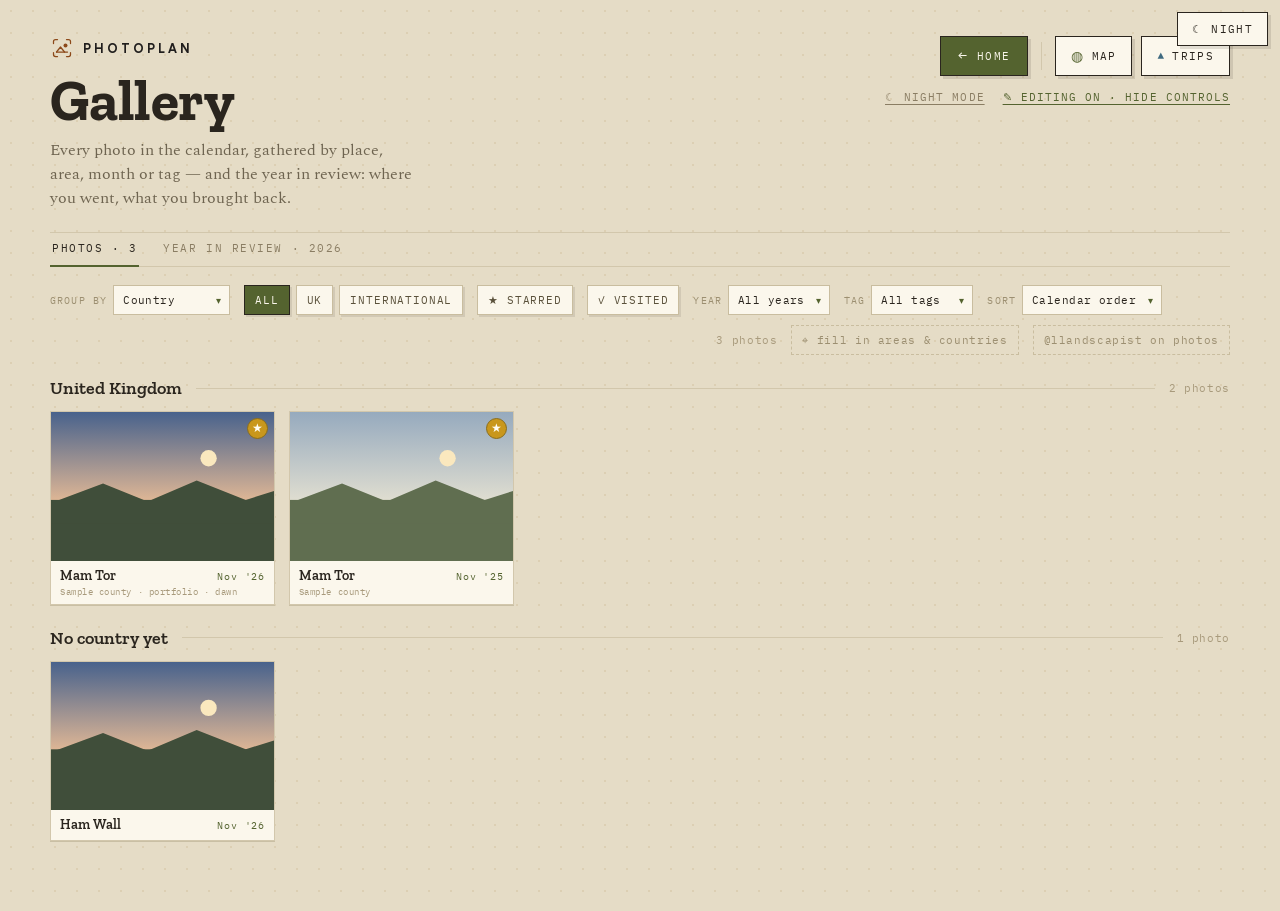
<file: design/pages/gallery.html>
<!DOCTYPE html>
<html lang="en">
<head>
<meta charset="utf-8">
<meta name="viewport" content="width=device-width, initial-scale=1">
<meta name="robots" content="noindex">
<title>Photoplan snapshot — Gallery — photos</title>
<link rel="preconnect" href="https://fonts.googleapis.com">
<link rel="preconnect" href="https://fonts.gstatic.com" crossorigin>
<link href="https://fonts.googleapis.com/css2?family=Zilla+Slab:wght@600;700&family=Spectral:wght@400&family=IBM+Plex+Mono:wght@400;500;600&display=swap" rel="stylesheet">
<style>

    /* tokens:start */
    /* Photoplan theme. Every colour in the app is one of these custom properties.
       The day values are the original design; [data-theme="night"] on <html>
       swaps them (the night switch; remembered per device in calendar:theme).
       The printable sheets always use the day values. This block is the source
       of truth: change a colour here (its day value and its night partner) and
       the whole site follows. `node design/build-reference.js` copies it to
       design/tokens.css and rebuilds the design reference. */
    :root, .print-sheet {
      /* Surfaces — page, cards, fields (day: cream paper; night: warm near-black) */
      --page: #E5DCC6; /* the page behind everything */
      --page-dot: #DCCFB3; /* dot pattern on the page */
      --paper: #FBF7EC; /* cards, buttons, dialogs — and text set on ink or green */
      --paper-bright: #FCFAF1; /* matted hero frame, map paper, round tile controls */
      --field: #FFFDF5; /* inputs and selects; glyphs on gold */
      --field-hover: #FFFFFF; /* tick button hover */
      --paper-shade: #F4EEDE; /* grid header strip, row hover */
      --paper-dim: #F1EBDB; /* dashed empty-state panels */
      --hover: #F1EAD6; /* list row hover, active search hit */
      --sunken: #EFE7D2; /* chips, tags, image slots, year boxes */
      --stripe: #E6DCC2; /* empty tile stripes */
      /* Lines — hairlines to firm borders */
      --line-faint: #EDE5D1; /* faint separators inside lists */
      --grid-line: #ECE3CD; /* calendar grid column lines */
      --line-soft: #E6DECA; /* row separators in cards */
      --rule-week: #E2D9C2; /* week rows in the grid */
      --rule-tile: #E0D6BE; /* tile photo/base divider */
      --line-chip: #DDD2B8; /* chip and tag borders */
      --line: #D2C7AC; /* the standard hairline and section rule */
      --line-strong: #C9BD9F; /* input and card borders */
      --lip: #C9BFA4; /* the 1px lip under cards */
      --line-dash: #C2B695; /* dashed outlines */
      --line-dark: #B3A988; /* firm secondary borders */
      --star-off: #C8BC9C; /* unstarred star glyph */
      /* Ink — text from strongest to faintest */
      --ink: #2A251E; /* headings, body, firm borders — and dark fills */
      --brand-ink: #201E1D; /* the PHOTOPLAN wordmark */
      --ink-body: #3B3528; /* running text in cards */
      --ink-2: #5A513B; /* secondary text, chip text */
      --ink-3: #6E6450; /* intro copy, quiet text */
      --ink-4: #7A6F58; /* tertiary */
      --muted: #8A7D63; /* small caps labels, meta */
      --label: #9C8F71; /* row labels */
      --faint: #A89A7C; /* counts, footnotes */
      --ghost: #B7AD90; /* placeholders, hints */
      /* Green — the primary accent (UK, actions, done) */
      --green: #54632F; /* primary buttons, links, UK, ticks */
      --green-deep: #46562E; /* text on green wash */
      --green-2: #5A6B2F; /* nature accent, mark-complete */
      --green-wash: #E4E8D0; /* green tint behind chips and flags */
      --green-line: #C9D4A8; /* link underlines */
      /* Terracotta & danger (International, warnings, delete) */
      --terra: #9E4B26; /* International, glyph accents */
      --terra-wash: #F1DECF; /* International tint */
      --danger: #9C3B22; /* delete, restore, errors */
      --danger-line: #D9B3A6; /* danger outlines */
      --alert-bg: #F3E3D6; /* the sync banner */
      --alert-ink: #7A3A22; /* the sync banner text */
      /* Gold & amber (stars, photo ops, meteors) */
      --gold: #C9971C; /* print star, photos-taken bars */
      --gold-deep: #8A6D1C; /* star outline */
      --amber: #C7902F; /* photo-op accent */
      --amber-ink: #8A5A1B; /* meteor text */
      --amber-wash: #F1E4C6; /* meteor tint */
      /* Slate (trips, moon) */
      --slate: #3F6A80; /* trip accent */
      --slate-ink: #2E4A5C; /* trip text */
      --slate-wash: #DCE3E8; /* trip tint */
      --slate-line: #B9C7D1; /* trip pill border */
      --slate-muted: #6E8494; /* trip pill dates */
      --moon-ink: #3A4259; /* full-moon text */
      --moon-wash: #E6E3D4; /* moon chips */
      --newmoon-ink: #3B3526; /* new-moon text */
      /* Event tints (eclipse, nature, season, holidays) */
      --eclipse-wash: #EFD9CB; /* eclipse chips */
      --nature-wash: #DEE3C5; /* nature bars */
      --season-wash: #E5E2D2; /* season bars */
      --season-accent: #9A8C6E; /* season and holiday accent */
      --holiday-wash: #EAE4D3; /* bank holidays, named days */
      /* Custom event palettes (wash, text, accent) */
      --plum-wash: #E6DCE4;
      --plum-ink: #5C3A56;
      --plum: #7C4E74;
      --teal-wash: #D8E4E0;
      --teal-ink: #2F5A52;
      --teal: #3E7A6E;
      --denim-wash: #DAE0EA;
      --denim-ink: #33465E;
      --denim: #46618A;
      --clay-wash: #EADFD0;
      --clay-ink: #6E4A2A;
      --clay: #8A5E36;
      --moss-wash: #E0E4CE;
      --moss-ink: #4A5526;
      --moss: #6B7A35;
      --stone-wash: #E0E0DE;
      --stone-ink: #44484E;
      --stone: #5C636B;
      /* Map page */
      --map-sea: #EAE0C8; /* sea and map backdrop */
      --map-sea-dot: #D6C8A5; /* loading dots */
      --map-land: #E1D5B7; /* countries, progress track */
      --map-land-line: #C5B78F; /* coastlines */
      --map-graticule: #D6CAAC; /* graticule */
      --map-frame: #D8CDB0; /* map frame */
      --map-chip-line: #D5CBB0; /* month chip border */
      --map-track-line: #CBBF9F; /* progress bar border */
      --map-hint: #B0A487; /* card hint */
      /* Shadows, scrims, focus rings, glass */
      --shadow-07: rgba(42,37,30,0.07);
      --shadow-08: rgba(42,37,30,0.08);
      --shadow-10: rgba(42,37,30,0.10);
      --shadow-12: rgba(42,37,30,0.12);
      --shadow-14: rgba(42,37,30,0.14);
      --shadow-16: rgba(42,37,30,0.16);
      --shadow-18: rgba(42,37,30,0.18);
      --shadow-20: rgba(42,37,30,0.20);
      --shadow-28: rgba(42,37,30,0.28);
      --scrim: rgba(42,37,30,0.34);
      --focus-ring: rgba(84,99,47,0.22);
      --focus-ring-strong: rgba(84,99,47,0.35);
      --focus-ring-photo: rgba(84,99,47,0.6);
      --drop-tint: rgba(84,99,47,0.08);
      --paper-a92: rgba(251,247,236,0.92);
      --paper-a86: rgba(251,247,236,0.86);
      /* On photographs and in the lightbox — the same day and night */
      --photo-veil-55: rgba(42,37,30,0.55);
      --photo-veil-60: rgba(42,37,30,0.6);
      --photo-veil-78: rgba(42,37,30,0.78);
      --photo-veil-80: rgba(42,37,30,0.8);
      --photo-veil-80b: rgba(42,37,30,0.80);
      --photo-glass-14: rgba(251,247,236,0.14);
      --photo-glass-50: rgba(251,247,236,0.5);
      --lb-scrim: rgba(20,18,14,0.88);
      --lb-glass-12: rgba(251,247,236,0.12);
      --lb-glass-22: rgba(251,247,236,0.22);
      --lb-glass-40: rgba(251,247,236,0.4);
      --on-photo: #FBF7EC; /* text and glyphs set on a photograph or the lightbox */
      --on-photo-active: #54632F; /* the focus-point button while active */
      color-scheme: light;
    }
    :root[data-theme="night"] {
      /* Surfaces */
      --page: #14120F;
      --page-dot: #1D1A15;
      --paper: #201D18;
      --paper-bright: #25221C;
      --field: #181612;
      --field-hover: #2E2A22;
      --paper-shade: #27231C;
      --paper-dim: #1B1915;
      --hover: #2C2820;
      --sunken: #2E2A22;
      --stripe: #272319;
      /* Lines */
      --line-faint: #2A261F;
      --grid-line: #2A261F;
      --line-soft: #322D25;
      --rule-week: #302B23;
      --rule-tile: #332E25;
      --line-chip: #3B362C;
      --line: #3F392E;
      --line-strong: #4B4538;
      --lip: #0D0C0A;
      --line-dash: #504939;
      --line-dark: #5F5747;
      --star-off: #5A5343;
      /* Ink */
      --ink: #EFE8D8;
      --brand-ink: #F3EDE0;
      --ink-body: #DDD5C3;
      --ink-2: #C4BBA6;
      --ink-3: #B0A68F;
      --ink-4: #A2987F;
      --muted: #968C74;
      --label: #8A8069;
      --faint: #7B725D;
      --ghost: #645C4B;
      /* Green */
      --green: #A8BD74;
      --green-deep: #BCCB91;
      --green-2: #A0B56B;
      --green-wash: #2A3120;
      --green-line: #4C5A34;
      /* Terracotta & danger */
      --terra: #E08A5F;
      --terra-wash: #3A261C;
      --danger: #E5795C;
      --danger-line: #6E3A2C;
      --alert-bg: #33211A;
      --alert-ink: #EBA58E;
      /* Gold & amber */
      --gold: #C9971C;
      --gold-deep: #8A6D1C;
      --amber: #D9A441;
      --amber-ink: #E3B565;
      --amber-wash: #3A2E18;
      /* Slate */
      --slate: #7FB0C9;
      --slate-ink: #A9CBDD;
      --slate-wash: #1F2B33;
      --slate-line: #3A4D5A;
      --slate-muted: #7E97A8;
      --moon-ink: #AEB8D4;
      --moon-wash: #2B2A24;
      --newmoon-ink: #DDD5C3;
      /* Event tints */
      --eclipse-wash: #3A2618;
      --nature-wash: #2B3222;
      --season-wash: #2C2A22;
      --season-accent: #A39676;
      --holiday-wash: #2D2A21;
      /* Custom event palettes */
      --plum-wash: #31272F;
      --plum-ink: #C6A5BF;
      --plum: #BB93B3;
      --teal-wash: #222D2A;
      --teal-ink: #90B4AC;
      --teal: #76A59A;
      --denim-wash: #262B34;
      --denim-ink: #A3B4CB;
      --denim: #8BA3C7;
      --clay-wash: #33291A;
      --clay-ink: #C3A287;
      --clay: #BA9474;
      --moss-wash: #2A2D17;
      --moss-ink: #A7B28A;
      --moss: #919E68;
      --stone-wash: #2B2B29;
      --stone-ink: #ADB1B7;
      --stone: #9BA1A8;
      /* Map page */
      --map-sea: #161513;
      --map-sea-dot: #22201B;
      --map-land: #2B2720;
      --map-land-line: #4A4436;
      --map-graticule: #2A2721;
      --map-frame: #3A352B;
      --map-chip-line: #3F392E;
      --map-track-line: #4B4538;
      --map-hint: #6C6452;
      /* Shadows, scrims, focus rings, glass */
      --shadow-07: rgba(0,0,0,0.30);
      --shadow-08: rgba(0,0,0,0.32);
      --shadow-10: rgba(0,0,0,0.36);
      --shadow-12: rgba(0,0,0,0.40);
      --shadow-14: rgba(0,0,0,0.44);
      --shadow-16: rgba(0,0,0,0.48);
      --shadow-18: rgba(0,0,0,0.52);
      --shadow-20: rgba(0,0,0,0.55);
      --shadow-28: rgba(0,0,0,0.60);
      --scrim: rgba(0,0,0,0.62);
      --focus-ring: rgba(168,189,116,0.30);
      --focus-ring-strong: rgba(168,189,116,0.42);
      --focus-ring-photo: rgba(84,99,47,0.6);
      --drop-tint: rgba(168,189,116,0.10);
      --paper-a92: rgba(32,29,24,0.92);
      --paper-a86: rgba(32,29,24,0.86);
      color-scheme: dark;
    }
    :root[data-theme="night"] .print-sheet { color-scheme: light; }
    /* tokens:end */
    /* Night mode extras: the mini map's tiles are dimmed and its controls
       follow the theme; the logo mark swaps to its on-dark version (LogoMark). */
    :root[data-theme="night"] .leaflet-tile-pane { filter: invert(1) hue-rotate(180deg) brightness(.85) contrast(.88) saturate(.55); }
    :root[data-theme="night"] .leaflet-container { background: var(--sunken); }
    :root[data-theme="night"] .leaflet-bar a { background: var(--paper); color: var(--ink); border-bottom-color: var(--line); }
    :root[data-theme="night"] .leaflet-bar a:hover { background: var(--hover); }
    :root[data-theme="night"] .leaflet-control-attribution { background: var(--paper-a86); color: var(--muted); }
    :root[data-theme="night"] .leaflet-control-attribution a { color: var(--green); }
    :root[data-theme="night"] .leaflet-tooltip { background: var(--paper); color: var(--ink); border-color: var(--line-strong); }
    .logo-night { display: none !important; }
    :root[data-theme="night"] .logo-day { display: none !important; }
    :root[data-theme="night"] .logo-night { display: block !important; }
    :root[data-theme="night"] .print-sheet .logo-day { display: block !important; }
    :root[data-theme="night"] .print-sheet .logo-night { display: none !important; }
    /* Brand fonts from the logo pack, self-hosted. Figtree is the wordmark
       face (per the lockup SVGs); Caprasimo is included for future use. */
    @font-face { font-family: 'Figtree'; src: url('[data-uri]') format('woff2'); font-weight: 300 900; font-display: swap; }
    *, *::before, *::after { box-sizing: border-box; }
    html, body { margin: 0; padding: 0; }
    body { background: var(--page); }
    ::selection { background: var(--green); color: var(--paper); }
    [contenteditable] { outline: none; }
    [contenteditable]:focus { box-shadow: 0 0 0 2px var(--focus-ring-strong); background: var(--field); border-radius: 3px; }
    /* Keyboard focus ring for everything clickable (role=button divs included). */
    button:focus-visible, a:focus-visible, select:focus-visible, [role=button]:focus-visible { outline: 2px solid var(--green); outline-offset: 2px; }
    .map-link:hover { color: var(--ink) !important; border-color: var(--ink) !important; }
    .btn-hover:hover { transform: translate(-1px,-1px); box-shadow: 4px 4px 0 var(--shadow-16) !important; }
    .btn-hover:active { transform: translate(2px,2px); box-shadow: 1px 1px 0 var(--shadow-12) !important; }
    .tile:hover { transform: translateY(-3px); box-shadow: 0 6px 16px var(--shadow-12) !important; }
    .ev-chip:hover { box-shadow: 0 2px 6px var(--shadow-28); filter: brightness(1.03); }
    .loc-row:hover { background: var(--paper-shade) !important; }
    .month-link:hover { opacity: 0.65; }
    .year-link:hover { color: var(--green) !important; }
    .year-pick:hover select, .year-pick select:focus-visible { color: var(--green) !important; border-bottom-color: var(--green) !important; }
    .del-btn:hover { background: var(--danger) !important; color: var(--paper) !important; border-color: var(--danger) !important; }
    .add-ev-btn:hover { transform: translate(-1px,-1px); box-shadow: 3px 3px 0 var(--shadow-16) !important; }
    .add-ev-btn:active { transform: translate(1px,1px); box-shadow: 1px 1px 0 var(--shadow-12) !important; }
    .save-btn:hover { transform: translate(-1px,-1px); box-shadow: 4px 4px 0 var(--shadow-18) !important; }
    .save-btn:active { transform: translate(2px,2px); box-shadow: 1px 1px 0 var(--shadow-12) !important; }
    .close-btn:hover { background: var(--sunken) !important; color: var(--ink) !important; }
    .tick-btn:hover { border-color: var(--green) !important; background: var(--field-hover) !important; }
    .region-uk:hover { background: var(--green) !important; color: var(--paper) !important; }
    .region-int:hover { background: var(--terra) !important; color: var(--paper) !important; }
    .done-toggle:hover { background: var(--green-wash) !important; border-color: var(--green) !important; }
    .image-slot { position: relative; display: flex; align-items: center; justify-content: center; background: var(--sunken); overflow: hidden; cursor: default; }
    .image-slot.drag-over { background: var(--green-wash); outline: 2px dashed var(--green); }
    .image-slot img { position: absolute; inset: 0; width: 100%; height: 100%; object-fit: cover; }
    .image-slot .placeholder-text { font-family: 'IBM Plex Mono', monospace; font-size: 11px; color: var(--faint); letter-spacing: .06em; text-align: center; padding: 12px; pointer-events: none; z-index: 1; }
    .image-slot .drop-hint { display: none; }
    .image-slot:hover .drop-hint { display: block; }
    input[type=number]::-webkit-inner-spin-button { -webkit-appearance: auto; }
    input:focus { border-color: var(--green) !important; box-shadow: 0 0 0 2px var(--focus-ring) !important; }
    .kind-btn:hover { filter: brightness(0.97); }
    .loc-pick:hover { border-color: var(--green) !important; }
    .hero-caption { position: absolute; left: 0; bottom: 0; z-index: 5; max-width: 88%; background: #000; color: #fff; font-family: 'IBM Plex Mono', monospace; font-size: 13px; line-height: 1.4; padding: 6px 11px; letter-spacing: .02em; }
    .hero-caption:empty::before { content: attr(data-ph); color: #B7B0A2; }
    .hero-caption:focus { outline: none; background: #000 !important; color: #fff !important; border-radius: 0 !important; box-shadow: 0 0 0 2px var(--focus-ring-photo); }
    .slide-fade { animation: heroFade .9s ease; }
    @keyframes heroFade { from { opacity: 0; } to { opacity: 1; } }
    .year-input:empty::before { content: 'YY'; color: var(--ghost); }
    .coord-input:empty::before { content: 'paste latitude, longitude'; color: var(--ghost); }
    .kit-view:hover span { border-color: var(--green); }
    .tag-input:empty::before { content: 'Label'; color: var(--ghost); }
    .ig-link:hover { color: var(--terra) !important; }
    input[type=search]::-webkit-search-decoration, input[type=search]::-webkit-search-cancel-button { -webkit-appearance: none; }
    .quiet-link:hover { color: var(--green) !important; }
    .backup-row:hover { background: var(--paper-shade) !important; }
    .check-x { opacity: 0; transition: opacity .15s; }
    .check-row:hover .check-x, .check-x:focus-visible { opacity: 1; }
    @media (hover: none) { .check-x { opacity: .7; } }
    .trip-card:hover { border-color: var(--line-dark) !important; }
    input[type=date].pp-date { appearance: none; -webkit-appearance: none; }
    .area-input:empty::before { content: 'Area'; color: var(--ghost); }
    .country-input:empty::before { content: 'Country'; color: var(--ghost); }
    .lb-btn:hover { background: var(--lb-glass-22) !important; }
    .gal-tab:hover { color: var(--ink) !important; }
    .pause-btn:hover { background: var(--photo-veil-78) !important; }
    .pause-btn:active { transform: scale(0.94); }
    /* The owner's optional handle in the corner of the large photos (data[0].photoCredit). */
    .photo-credit { position: absolute; z-index: 5; font-family: 'IBM Plex Mono', monospace; font-size: 11px; letter-spacing: .06em; line-height: 1; color: var(--on-photo); opacity: .9; text-shadow: 0 1px 2px rgba(0,0,0,0.7), 0 0 6px rgba(0,0,0,0.35); pointer-events: none; user-select: none; white-space: nowrap; }
    .map-chip:hover { transform: translate(-1px,-1px); box-shadow: 3px 3px 0 var(--shadow-14) !important; }
    .map-monthchip:hover { border-color: var(--ink) !important; }
    .map-iconbtn:hover { transform: translate(-1px,-1px); box-shadow: 3px 3px 0 var(--shadow-18) !important; }
    .map-iconbtn:active { transform: translate(1px,1px); box-shadow: 1px 1px 0 var(--shadow-12) !important; }
    .map-shootrow:hover { background: var(--hover) !important; }
    .map-close:hover { color: var(--ink) !important; background: var(--sunken) !important; border-color: var(--line) !important; }
    .map-visitbtn:hover { transform: translate(-1px,-1px); box-shadow: 3px 3px 0 var(--shadow-16) !important; }
    @keyframes mapPulse { 0%,100% { opacity: .45; } 50% { opacity: .9; } }
    /* ── Print view ── A4-landscape sheets (281×193mm inside 8mm margins). On
       screen they preview as bordered pages kept in proportion by aspect-ratio;
       when printing, the app chrome hides, each sheet is forced to exactly one
       page, and colours print as shown. A sheet is a flex column so a grid page
       can fill its height. */
    .print-sheet { position: relative; display: flex; flex-direction: column; width: 281mm; max-width: 100%; aspect-ratio: 281 / 193; margin: 0 auto 8px; background: #fff; border: 1px solid var(--line); box-shadow: 0 2px 12px var(--shadow-10); overflow: hidden; break-after: page; page-break-after: always; break-inside: avoid; }
    .print-sheet.pad { padding: 7mm 7mm 6mm; }
    .print-sheet:last-child { break-after: auto; page-break-after: auto; }
    .print-label { width: 281mm; max-width: 100%; margin: 18px auto 6px; font-family: 'IBM Plex Mono', monospace; font-size: 10px; letter-spacing: .16em; text-transform: uppercase; color: var(--faint); }
    @page { size: A4 landscape; margin: 8mm; }
    @media print {
      body { background: #fff; }
      .no-print { display: none !important; }
      .app-shell { background: #fff !important; background-image: none !important; padding: 0 !important; }
      .print-sheet { width: 281mm !important; height: 193mm !important; max-width: none !important; aspect-ratio: auto !important; border: none !important; box-shadow: none !important; margin: 0 !important; }
      .print-sheet, .print-sheet * { -webkit-print-color-adjust: exact; print-color-adjust: exact; }
    }

</style>
</head>
<body>
<!-- Generated 2026-11-17 from index.html by design/build-reference.js — sample data only. Static snapshot of the rendered page: real markup and inline styles, no scripts. -->
<button id="ref-theme" onclick="var r=document.documentElement;if(r.getAttribute('data-theme')==='night'){r.removeAttribute('data-theme');this.textContent='☾ Night'}else{r.setAttribute('data-theme','night');this.textContent='☀ Day'}" style="position:fixed;top:12px;right:12px;z-index:999;height:34px;padding:0 14px;background:var(--paper);color:var(--ink);border:1px solid var(--ink);font-family:'IBM Plex Mono',monospace;font-size:11px;letter-spacing:.12em;text-transform:uppercase;cursor:pointer;box-shadow:3px 3px 0 var(--shadow-12)">☾ Night</button>
<div class="app-shell" style="min-height: 100vh; background-image: radial-gradient(var(--page-dot) 0.8px, transparent 0.8px); background-position-x: ; background-position-y: ; background-size: 22px 22px; background-repeat: ; background-attachment: ; background-origin: ; background-clip: ; background-color: ; color: var(--ink); font-family: Spectral, Georgia, serif; padding: 36px 26px 70px;"><div style="max-width: 1180px; margin: 0px auto;"><div><div style="display: flex; justify-content: space-between; align-items: flex-start; gap: 24px; flex-wrap: wrap;"><div style="flex: 1 1 380px; min-width: 0px;"><div role="button" tabindex="0" title="Back to the home page" style="display: inline-flex; align-items: center; gap: 9px; cursor: pointer;"><img class="logo-day" src="data:image/svg+xml,%3Csvg%20xmlns%3D%22http%3A%2F%2Fwww.w3.org%2F2000%2Fsvg%22%20viewBox%3D%220%200%2096%2096%22%20fill%3D%22none%22%3E%3Cpath%20d%3D%22M14%2030%20V22%20Q14%2014%2022%2014%20H30%22%20stroke%3D%22%238c491a%22%20stroke-width%3D%225%22%20stroke-linecap%3D%22round%22%20fill%3D%22none%22%3E%3C%2Fpath%3E%3Cpath%20d%3D%22M66%2014%20H74%20Q82%2014%2082%2022%20V30%22%20stroke%3D%22%238c491a%22%20stroke-width%3D%225%22%20stroke-linecap%3D%22round%22%20fill%3D%22none%22%3E%3C%2Fpath%3E%3Cpath%20d%3D%22M82%2066%20V74%20Q82%2082%2074%2082%20H66%22%20stroke%3D%22%238c491a%22%20stroke-width%3D%225%22%20stroke-linecap%3D%22round%22%20fill%3D%22none%22%3E%3C%2Fpath%3E%3Cpath%20d%3D%22M30%2082%20H22%20Q14%2082%2014%2074%20V66%22%20stroke%3D%22%238c491a%22%20stroke-width%3D%225%22%20stroke-linecap%3D%22round%22%20fill%3D%22none%22%3E%3C%2Fpath%3E%3Ccircle%20cx%3D%2262%22%20cy%3D%2238%22%20r%3D%228%22%20fill%3D%22%238c491a%22%3E%3C%2Fcircle%3E%3Cpath%20d%3D%22M26%2064%20L42%2044%20L58%2064%22%20stroke%3D%22%238c491a%22%20stroke-width%3D%225%22%20stroke-linecap%3D%22round%22%20stroke-linejoin%3D%22round%22%20fill%3D%22none%22%3E%3C%2Fpath%3E%3Cline%20x1%3D%2226%22%20y1%3D%2264%22%20x2%3D%2270%22%20y2%3D%2264%22%20stroke%3D%22%238c491a%22%20stroke-width%3D%225%22%20stroke-linecap%3D%22round%22%3E%3C%2Fline%3E%3C%2Fsvg%3E" alt="" style="height: 24px; width: auto; display: block;"><img class="logo-night" src="data:image/svg+xml,%3Csvg%20xmlns%3D%22http%3A%2F%2Fwww.w3.org%2F2000%2Fsvg%22%20viewBox%3D%220%200%2096%2096%22%20fill%3D%22none%22%3E%3Cpath%20d%3D%22M14%2030%20V22%20Q14%2014%2022%2014%20H30%22%20stroke%3D%22%23f6a06b%22%20stroke-width%3D%225%22%20stroke-linecap%3D%22round%22%20fill%3D%22none%22%3E%3C%2Fpath%3E%3Cpath%20d%3D%22M66%2014%20H74%20Q82%2014%2082%2022%20V30%22%20stroke%3D%22%23f6a06b%22%20stroke-width%3D%225%22%20stroke-linecap%3D%22round%22%20fill%3D%22none%22%3E%3C%2Fpath%3E%3Cpath%20d%3D%22M82%2066%20V74%20Q82%2082%2074%2082%20H66%22%20stroke%3D%22%23f6a06b%22%20stroke-width%3D%225%22%20stroke-linecap%3D%22round%22%20fill%3D%22none%22%3E%3C%2Fpath%3E%3Cpath%20d%3D%22M30%2082%20H22%20Q14%2082%2014%2074%20V66%22%20stroke%3D%22%23f6a06b%22%20stroke-width%3D%225%22%20stroke-linecap%3D%22round%22%20fill%3D%22none%22%3E%3C%2Fpath%3E%3Ccircle%20cx%3D%2262%22%20cy%3D%2238%22%20r%3D%228%22%20fill%3D%22%23f6a06b%22%3E%3C%2Fcircle%3E%3Cpath%20d%3D%22M26%2064%20L42%2044%20L58%2064%22%20stroke%3D%22%23f6a06b%22%20stroke-width%3D%225%22%20stroke-linecap%3D%22round%22%20stroke-linejoin%3D%22round%22%20fill%3D%22none%22%3E%3C%2Fpath%3E%3Cline%20x1%3D%2226%22%20y1%3D%2264%22%20x2%3D%2270%22%20y2%3D%2264%22%20stroke%3D%22%23f6a06b%22%20stroke-width%3D%225%22%20stroke-linecap%3D%22round%22%3E%3C%2Fline%3E%3C%2Fsvg%3E" alt="" style="height: 24px; width: auto; display: block;"><div style="font-family: Figtree, system-ui, sans-serif; font-weight: 700; font-size: 12.5px; letter-spacing: 0.24em; text-transform: uppercase; color: var(--brand-ink);">Photoplan</div></div><h1 style="margin: 6px 0px 0px; font-family: &quot;Zilla Slab&quot;, serif; font-weight: 700; font-size: clamp(40px, 6vw, 58px); line-height: 0.95; color: var(--ink); letter-spacing: -0.01em;">Gallery</h1><div style="margin-top: 10px; font-size: 16px; color: var(--ink-3); max-width: 46ch; line-height: 1.5;">Every photo in the calendar, gathered by place, area, month or tag — and the year in review: where you went, what you brought back.</div></div><div style="display: flex; flex-direction: column; align-items: flex-end; gap: 14px; flex: 1 1 auto;"><div style="display: flex; gap: 9px; align-items: center;"><button class="btn-hover" style="height: 40px; border: 1px solid var(--ink); cursor: pointer; font-family: &quot;IBM Plex Mono&quot;, monospace; font-size: 11px; letter-spacing: 0.12em; text-transform: uppercase; box-shadow: 3px 3px 0 var(--shadow-12); background: var(--green); color: var(--paper); display: inline-flex; align-items: center; gap: 9px; padding: 0px 17px;"><span style="font-size: 15px; line-height: 1; margin-top: -1px;">←</span> Home</button><span style="width: 1px; height: 28px; background: var(--line); margin: 0px 4px;"></span><button class="btn-hover" style="height: 40px; border: 1px solid var(--ink); cursor: pointer; font-family: &quot;IBM Plex Mono&quot;, monospace; font-size: 11px; letter-spacing: 0.12em; text-transform: uppercase; box-shadow: 3px 3px 0 var(--shadow-12); background: var(--paper); color: var(--ink); display: inline-flex; align-items: center; gap: 7px; padding: 0px 15px;"><span style="font-size: 14px; line-height: 1; margin-top: -1px; color: var(--green);">◍</span> Map</button><button class="btn-hover" title="Planned trips — dates, locations, shot lists and packing lists" style="height: 40px; border: 1px solid var(--ink); cursor: pointer; font-family: &quot;IBM Plex Mono&quot;, monospace; font-size: 11px; letter-spacing: 0.12em; text-transform: uppercase; box-shadow: 3px 3px 0 var(--shadow-12); background: var(--paper); color: var(--ink); display: inline-flex; align-items: center; gap: 7px; padding: 0px 15px;"><span style="font-size: 11px; line-height: 1; margin-top: -1px; color: var(--slate);">▲</span> Trips</button></div><span style="display: inline-flex; align-items: center; gap: 6px 18px; flex-wrap: wrap; justify-content: flex-end;"><button class="quiet-link" aria-pressed="false" title="Dark colours for the field at night — easier on the eyes and on night vision" style="background: none; border-width: medium; border-style: none; border-color: currentcolor; border-image: none; padding: 0px; cursor: pointer; font-family: &quot;IBM Plex Mono&quot;, monospace; font-size: 10.5px; letter-spacing: 0.1em; text-transform: uppercase; color: var(--muted); text-decoration: underline; text-underline-offset: 3px; white-space: nowrap;">☾ Night mode</button><button title="Hide the editing controls and view the page as a visitor sees it" style="background: none; border-width: medium; border-style: none; border-color: currentcolor; border-image: none; padding: 0px; cursor: pointer; font-family: &quot;IBM Plex Mono&quot;, monospace; font-size: 10.5px; letter-spacing: 0.1em; text-transform: uppercase; color: var(--green); text-decoration: underline; text-underline-offset: 3px;">✎ Editing on · hide controls</button></span></div></div><div style="height: 1px; background: var(--line); margin: 22px 0px 0px;"></div><div role="tablist" style="display: flex; gap: 22px; border-bottom: 1px solid var(--line); margin-bottom: 18px;"><button class="gal-tab" role="tab" aria-selected="true" style="background: none; border-top-width: medium; border-right-width: medium; border-bottom: 2px solid var(--green); border-left-width: medium; border-top-style: none; border-right-style: none; border-left-style: none; border-top-color: currentcolor; border-right-color: currentcolor; border-left-color: currentcolor; border-image: none; padding: 8px 2px 10px; margin-bottom: -1px; cursor: pointer; font-family: &quot;IBM Plex Mono&quot;, monospace; font-size: 11px; letter-spacing: 0.14em; text-transform: uppercase; color: var(--ink);">Photos · 3</button><button class="gal-tab" role="tab" aria-selected="false" style="background: none; border-width: medium medium 2px; border-style: none none solid; border-color: currentcolor currentcolor transparent; border-image: none; padding: 8px 2px 10px; margin-bottom: -1px; cursor: pointer; font-family: &quot;IBM Plex Mono&quot;, monospace; font-size: 11px; letter-spacing: 0.14em; text-transform: uppercase; color: var(--muted);">Year in review · 2026</button></div><div style=""><div style="display: flex; flex-wrap: wrap; align-items: center; gap: 10px 14px; margin-bottom: 6px;"><label style="display: inline-flex; align-items: center; gap: 6px; font-family: &quot;IBM Plex Mono&quot;, monospace; font-size: 9.5px; letter-spacing: 0.12em; text-transform: uppercase; color: var(--label);">Group by<span style="position: relative; display: inline-flex;"><select aria-label="Group by" style="appearance: none; height: 30px; padding: 0px 24px 0px 9px; background: var(--paper); border: 1px solid var(--line-strong); color: var(--ink); font-family: &quot;IBM Plex Mono&quot;, monospace; font-size: 11px; letter-spacing: 0.04em; text-transform: none; cursor: pointer; border-radius: 0px;"><option value="place">Place</option><option value="area">Area</option><option value="country" selected="">Country</option><option value="month">Month</option><option value="year">Year taken</option><option value="subject">Subject</option><option value="tag">Tag</option><option value="trip">Trip</option><option value="none">No grouping</option></select><span aria-hidden="true" style="position: absolute; right: 8px; top: 50%; transform: translateY(-50%); pointer-events: none; font-size: 10px; color: var(--green);">▾</span></span></label><span style="display: inline-flex; gap: 6px;"><button aria-pressed="true" class="map-chip" style="height: 30px; padding: 0px 10px; background: var(--green); color: var(--paper); border: 1px solid var(--ink); font-family: &quot;IBM Plex Mono&quot;, monospace; font-size: 10.5px; letter-spacing: 0.08em; text-transform: uppercase; cursor: pointer; box-shadow: 2px 2px 0 var(--shadow-10);">All</button><button aria-pressed="false" class="map-chip" style="height: 30px; padding: 0px 10px; background: var(--paper); color: var(--ink-2); border: 1px solid var(--line-strong); font-family: &quot;IBM Plex Mono&quot;, monospace; font-size: 10.5px; letter-spacing: 0.08em; text-transform: uppercase; cursor: pointer; box-shadow: 2px 2px 0 var(--shadow-10);">UK</button><button aria-pressed="false" class="map-chip" style="height: 30px; padding: 0px 10px; background: var(--paper); color: var(--ink-2); border: 1px solid var(--line-strong); font-family: &quot;IBM Plex Mono&quot;, monospace; font-size: 10.5px; letter-spacing: 0.08em; text-transform: uppercase; cursor: pointer; box-shadow: 2px 2px 0 var(--shadow-10);">International</button></span><button title="Photos that front a printed month" aria-pressed="false" class="map-chip" style="height: 30px; padding: 0px 10px; background: var(--paper); color: var(--ink-2); border: 1px solid var(--line-strong); font-family: &quot;IBM Plex Mono&quot;, monospace; font-size: 10.5px; letter-spacing: 0.08em; text-transform: uppercase; cursor: pointer; box-shadow: 2px 2px 0 var(--shadow-10);">★ Starred</button><button title="Locations ticked as done" aria-pressed="false" class="map-chip" style="height: 30px; padding: 0px 10px; background: var(--paper); color: var(--ink-2); border: 1px solid var(--line-strong); font-family: &quot;IBM Plex Mono&quot;, monospace; font-size: 10.5px; letter-spacing: 0.08em; text-transform: uppercase; cursor: pointer; box-shadow: 2px 2px 0 var(--shadow-10);">✓ Visited</button><label style="display: inline-flex; align-items: center; gap: 6px; font-family: &quot;IBM Plex Mono&quot;, monospace; font-size: 9.5px; letter-spacing: 0.12em; text-transform: uppercase; color: var(--label);">Year<span style="position: relative; display: inline-flex;"><select aria-label="Year" style="appearance: none; height: 30px; padding: 0px 24px 0px 9px; background: var(--paper); border: 1px solid var(--line-strong); color: var(--ink); font-family: &quot;IBM Plex Mono&quot;, monospace; font-size: 11px; letter-spacing: 0.04em; text-transform: none; cursor: pointer; border-radius: 0px;"><option value="" selected="">All years</option><option value="26">'26</option><option value="25">'25</option></select><span aria-hidden="true" style="position: absolute; right: 8px; top: 50%; transform: translateY(-50%); pointer-events: none; font-size: 10px; color: var(--green);">▾</span></span></label><label style="display: inline-flex; align-items: center; gap: 6px; font-family: &quot;IBM Plex Mono&quot;, monospace; font-size: 9.5px; letter-spacing: 0.12em; text-transform: uppercase; color: var(--label);">Tag<span style="position: relative; display: inline-flex;"><select aria-label="Tag" style="appearance: none; height: 30px; padding: 0px 24px 0px 9px; background: var(--paper); border: 1px solid var(--line-strong); color: var(--ink); font-family: &quot;IBM Plex Mono&quot;, monospace; font-size: 11px; letter-spacing: 0.04em; text-transform: none; cursor: pointer; border-radius: 0px;"><option value="" selected="">All tags</option><option value="dawn">dawn</option><option value="portfolio">portfolio</option></select><span aria-hidden="true" style="position: absolute; right: 8px; top: 50%; transform: translateY(-50%); pointer-events: none; font-size: 10px; color: var(--green);">▾</span></span></label><label style="display: inline-flex; align-items: center; gap: 6px; font-family: &quot;IBM Plex Mono&quot;, monospace; font-size: 9.5px; letter-spacing: 0.12em; text-transform: uppercase; color: var(--label);">Sort<span style="position: relative; display: inline-flex;"><select aria-label="Sort" style="appearance: none; height: 30px; padding: 0px 24px 0px 9px; background: var(--paper); border: 1px solid var(--line-strong); color: var(--ink); font-family: &quot;IBM Plex Mono&quot;, monospace; font-size: 11px; letter-spacing: 0.04em; text-transform: none; cursor: pointer; border-radius: 0px;"><option value="month" selected="">Calendar order</option><option value="year">Year taken</option><option value="name">Name</option></select><span aria-hidden="true" style="position: absolute; right: 8px; top: 50%; transform: translateY(-50%); pointer-events: none; font-size: 10px; color: var(--green);">▾</span></span></label><span style="font-family: &quot;IBM Plex Mono&quot;, monospace; font-size: 10.5px; letter-spacing: 0.06em; color: var(--faint); margin-left: auto;">3 photos</span><button title="Look up the area (county) and country of every location with coordinates that has none, from OpenStreetMap" style="height: 30px; padding: 0px 10px; background: none; border: 1px dashed var(--line-strong); color: var(--label); font-family: &quot;IBM Plex Mono&quot;, monospace; font-size: 10.5px; letter-spacing: 0.06em; cursor: pointer;">⌖ fill in areas &amp; countries</button><button aria-pressed="false" title="Off — shows @llandscapist in the corner of the large photos (the slideshows and this viewer) for everyone. Nothing is added to the stored images." style="height: 30px; padding: 0px 10px; background: none; border: 1px dashed var(--line-strong); color: var(--label); font-family: &quot;IBM Plex Mono&quot;, monospace; font-size: 10.5px; letter-spacing: 0.06em; cursor: pointer;">@llandscapist on photos</button></div><div><div style="display: flex; align-items: center; gap: 14px; margin-top: 22px; margin-bottom: 12px;"><span style="font-family: &quot;Zilla Slab&quot;, serif; font-weight: 600; font-size: 18px; color: var(--ink); white-space: nowrap;">United Kingdom</span><span style="flex: 1 1 0%; height: 1px; background: var(--line);"></span><span style="font-family: &quot;IBM Plex Mono&quot;, monospace; font-size: 10.5px; letter-spacing: 0.06em; color: var(--faint); white-space: nowrap;">2 photos</span></div><div style="display: grid; grid-template-columns: repeat(auto-fill, minmax(210px, 1fr)); gap: 14px; margin-top: 0px;"><div class="tile" role="button" tabindex="0" aria-label="Mam Tor · Nov '26" style="background: var(--paper); border: 1px solid var(--line); cursor: pointer; box-shadow: 0 1px 0 var(--lip); transition: transform 0.15s, box-shadow 0.15s;"><div style="position: relative; aspect-ratio: 3 / 2; background: var(--sunken); overflow: hidden;"><img src="data:image/svg+xml,%3Csvg%20xmlns%3D%22http%3A%2F%2Fwww.w3.org%2F2000%2Fsvg%22%20viewBox%3D%220%200%20300%20200%22%20preserveAspectRatio%3D%22xMidYMid%20slice%22%3E%3Cdefs%3E%3ClinearGradient%20id%3D%22s%22%20x1%3D%220%22%20y1%3D%220%22%20x2%3D%220%22%20y2%3D%221%22%3E%3Cstop%20offset%3D%220%22%20stop-color%3D%22%2348628C%22%2F%3E%3Cstop%20offset%3D%221%22%20stop-color%3D%22%23ECBE96%22%2F%3E%3C%2FlinearGradient%3E%3C%2Fdefs%3E%3Crect%20width%3D%22300%22%20height%3D%22130%22%20fill%3D%22url(%23s)%22%2F%3E%3Ccircle%20cx%3D%22212%22%20cy%3D%2262%22%20r%3D%2211%22%20fill%3D%22%23FAE8BE%22%2F%3E%3Crect%20y%3D%22118%22%20width%3D%22300%22%20height%3D%2282%22%20fill%3D%22%23404E3A%22%2F%3E%3Cpath%20d%3D%22M0%20122%20L70%2096%20L130%20120%20L196%2092%20L262%20118%20L300%20106%20L300%20150%20L0%20150Z%22%20fill%3D%22%23404E3A%22%2F%3E%3C%2Fsvg%3E" alt="" loading="lazy" style="position: absolute; inset: 0px; width: 100%; height: 100%; object-fit: cover;"><span title="Fronts the printed month" style="position: absolute; top: 6px; right: 6px; width: 21px; height: 21px; border-radius: 50%; display: flex; align-items: center; justify-content: center; font-size: 12px; line-height: 1; border: 1.5px solid var(--gold-deep); background: var(--gold); color: var(--field);">★</span></div><div style="padding: 6px 9px 7px;"><div style="display: flex; justify-content: space-between; gap: 8px; align-items: baseline;"><span style="font-family: &quot;Zilla Slab&quot;, serif; font-weight: 600; font-size: 14px; color: var(--ink); overflow: hidden; text-overflow: ellipsis; white-space: nowrap;">Mam Tor</span><span style="font-family: &quot;IBM Plex Mono&quot;, monospace; font-size: 9.5px; letter-spacing: 0.08em; color: var(--green); white-space: nowrap;">Nov '26</span></div><div style="margin-top: 2px; font-family: &quot;IBM Plex Mono&quot;, monospace; font-size: 9px; letter-spacing: 0.06em; color: var(--faint); overflow: hidden; text-overflow: ellipsis; white-space: nowrap;">Sample county · portfolio · dawn</div></div></div><div class="tile" role="button" tabindex="0" aria-label="Mam Tor · Nov '25" style="background: var(--paper); border: 1px solid var(--line); cursor: pointer; box-shadow: 0 1px 0 var(--lip); transition: transform 0.15s, box-shadow 0.15s;"><div style="position: relative; aspect-ratio: 3 / 2; background: var(--sunken); overflow: hidden;"><img src="data:image/svg+xml,%3Csvg%20xmlns%3D%22http%3A%2F%2Fwww.w3.org%2F2000%2Fsvg%22%20viewBox%3D%220%200%20300%20200%22%20preserveAspectRatio%3D%22xMidYMid%20slice%22%3E%3Cdefs%3E%3ClinearGradient%20id%3D%22s%22%20x1%3D%220%22%20y1%3D%220%22%20x2%3D%220%22%20y2%3D%221%22%3E%3Cstop%20offset%3D%220%22%20stop-color%3D%22%2396AABE%22%2F%3E%3Cstop%20offset%3D%221%22%20stop-color%3D%22%23E6E2D2%22%2F%3E%3C%2FlinearGradient%3E%3C%2Fdefs%3E%3Crect%20width%3D%22300%22%20height%3D%22130%22%20fill%3D%22url(%23s)%22%2F%3E%3Ccircle%20cx%3D%22212%22%20cy%3D%2262%22%20r%3D%2211%22%20fill%3D%22%23FAE8BE%22%2F%3E%3Crect%20y%3D%22118%22%20width%3D%22300%22%20height%3D%2282%22%20fill%3D%22%23606E50%22%2F%3E%3Cpath%20d%3D%22M0%20122%20L70%2096%20L130%20120%20L196%2092%20L262%20118%20L300%20106%20L300%20150%20L0%20150Z%22%20fill%3D%22%23606E50%22%2F%3E%3C%2Fsvg%3E" alt="" loading="lazy" style="position: absolute; inset: 0px; width: 100%; height: 100%; object-fit: cover;"><span title="Fronts the printed month" style="position: absolute; top: 6px; right: 6px; width: 21px; height: 21px; border-radius: 50%; display: flex; align-items: center; justify-content: center; font-size: 12px; line-height: 1; border: 1.5px solid var(--gold-deep); background: var(--gold); color: var(--field);">★</span></div><div style="padding: 6px 9px 7px;"><div style="display: flex; justify-content: space-between; gap: 8px; align-items: baseline;"><span style="font-family: &quot;Zilla Slab&quot;, serif; font-weight: 600; font-size: 14px; color: var(--ink); overflow: hidden; text-overflow: ellipsis; white-space: nowrap;">Mam Tor</span><span style="font-family: &quot;IBM Plex Mono&quot;, monospace; font-size: 9.5px; letter-spacing: 0.08em; color: var(--green); white-space: nowrap;">Nov '25</span></div><div style="margin-top: 2px; font-family: &quot;IBM Plex Mono&quot;, monospace; font-size: 9px; letter-spacing: 0.06em; color: var(--faint); overflow: hidden; text-overflow: ellipsis; white-space: nowrap;">Sample county</div></div></div></div></div><div><div style="display: flex; align-items: center; gap: 14px; margin-top: 22px; margin-bottom: 12px;"><span style="font-family: &quot;Zilla Slab&quot;, serif; font-weight: 600; font-size: 18px; color: var(--ink); white-space: nowrap;">No country yet</span><span style="flex: 1 1 0%; height: 1px; background: var(--line);"></span><span style="font-family: &quot;IBM Plex Mono&quot;, monospace; font-size: 10.5px; letter-spacing: 0.06em; color: var(--faint); white-space: nowrap;">1 photo</span></div><div style="display: grid; grid-template-columns: repeat(auto-fill, minmax(210px, 1fr)); gap: 14px; margin-top: 0px;"><div class="tile" role="button" tabindex="0" aria-label="Ham Wall · Nov '26" style="background: var(--paper); border: 1px solid var(--line); cursor: pointer; box-shadow: 0 1px 0 var(--lip); transition: transform 0.15s, box-shadow 0.15s;"><div style="position: relative; aspect-ratio: 3 / 2; background: var(--sunken); overflow: hidden;"><img src="data:image/svg+xml,%3Csvg%20xmlns%3D%22http%3A%2F%2Fwww.w3.org%2F2000%2Fsvg%22%20viewBox%3D%220%200%20300%20200%22%20preserveAspectRatio%3D%22xMidYMid%20slice%22%3E%3Cdefs%3E%3ClinearGradient%20id%3D%22s%22%20x1%3D%220%22%20y1%3D%220%22%20x2%3D%220%22%20y2%3D%221%22%3E%3Cstop%20offset%3D%220%22%20stop-color%3D%22%2348628C%22%2F%3E%3Cstop%20offset%3D%221%22%20stop-color%3D%22%23ECBE96%22%2F%3E%3C%2FlinearGradient%3E%3C%2Fdefs%3E%3Crect%20width%3D%22300%22%20height%3D%22130%22%20fill%3D%22url(%23s)%22%2F%3E%3Ccircle%20cx%3D%22212%22%20cy%3D%2262%22%20r%3D%2211%22%20fill%3D%22%23FAE8BE%22%2F%3E%3Crect%20y%3D%22118%22%20width%3D%22300%22%20height%3D%2282%22%20fill%3D%22%23404E3A%22%2F%3E%3Cpath%20d%3D%22M0%20122%20L70%2096%20L130%20120%20L196%2092%20L262%20118%20L300%20106%20L300%20150%20L0%20150Z%22%20fill%3D%22%23404E3A%22%2F%3E%3C%2Fsvg%3E" alt="" loading="lazy" style="position: absolute; inset: 0px; width: 100%; height: 100%; object-fit: cover;"></div><div style="padding: 6px 9px 7px;"><div style="display: flex; justify-content: space-between; gap: 8px; align-items: baseline;"><span style="font-family: &quot;Zilla Slab&quot;, serif; font-weight: 600; font-size: 14px; color: var(--ink); overflow: hidden; text-overflow: ellipsis; white-space: nowrap;">Ham Wall</span><span style="font-family: &quot;IBM Plex Mono&quot;, monospace; font-size: 9.5px; letter-spacing: 0.08em; color: var(--green); white-space: nowrap;">Nov '26</span></div></div></div></div></div></div></div></div></div>
</body>
</html>
</file>
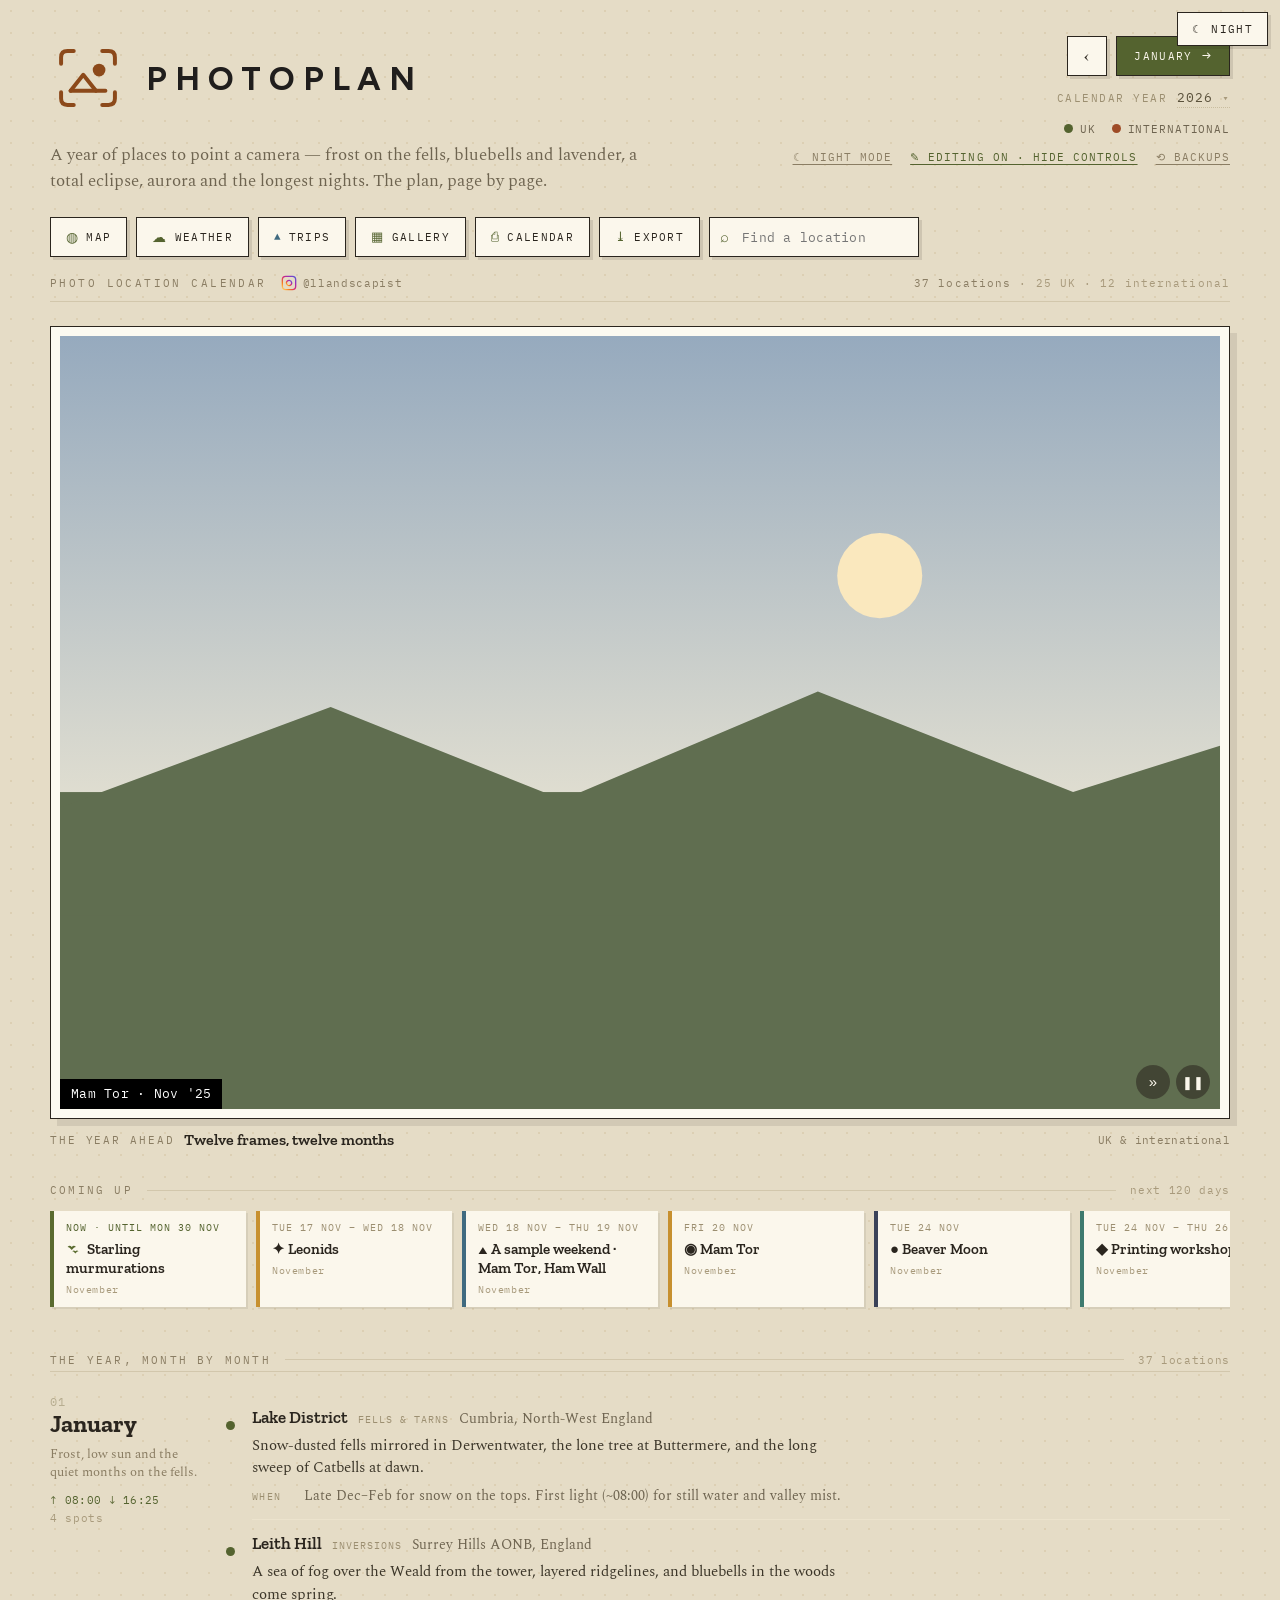
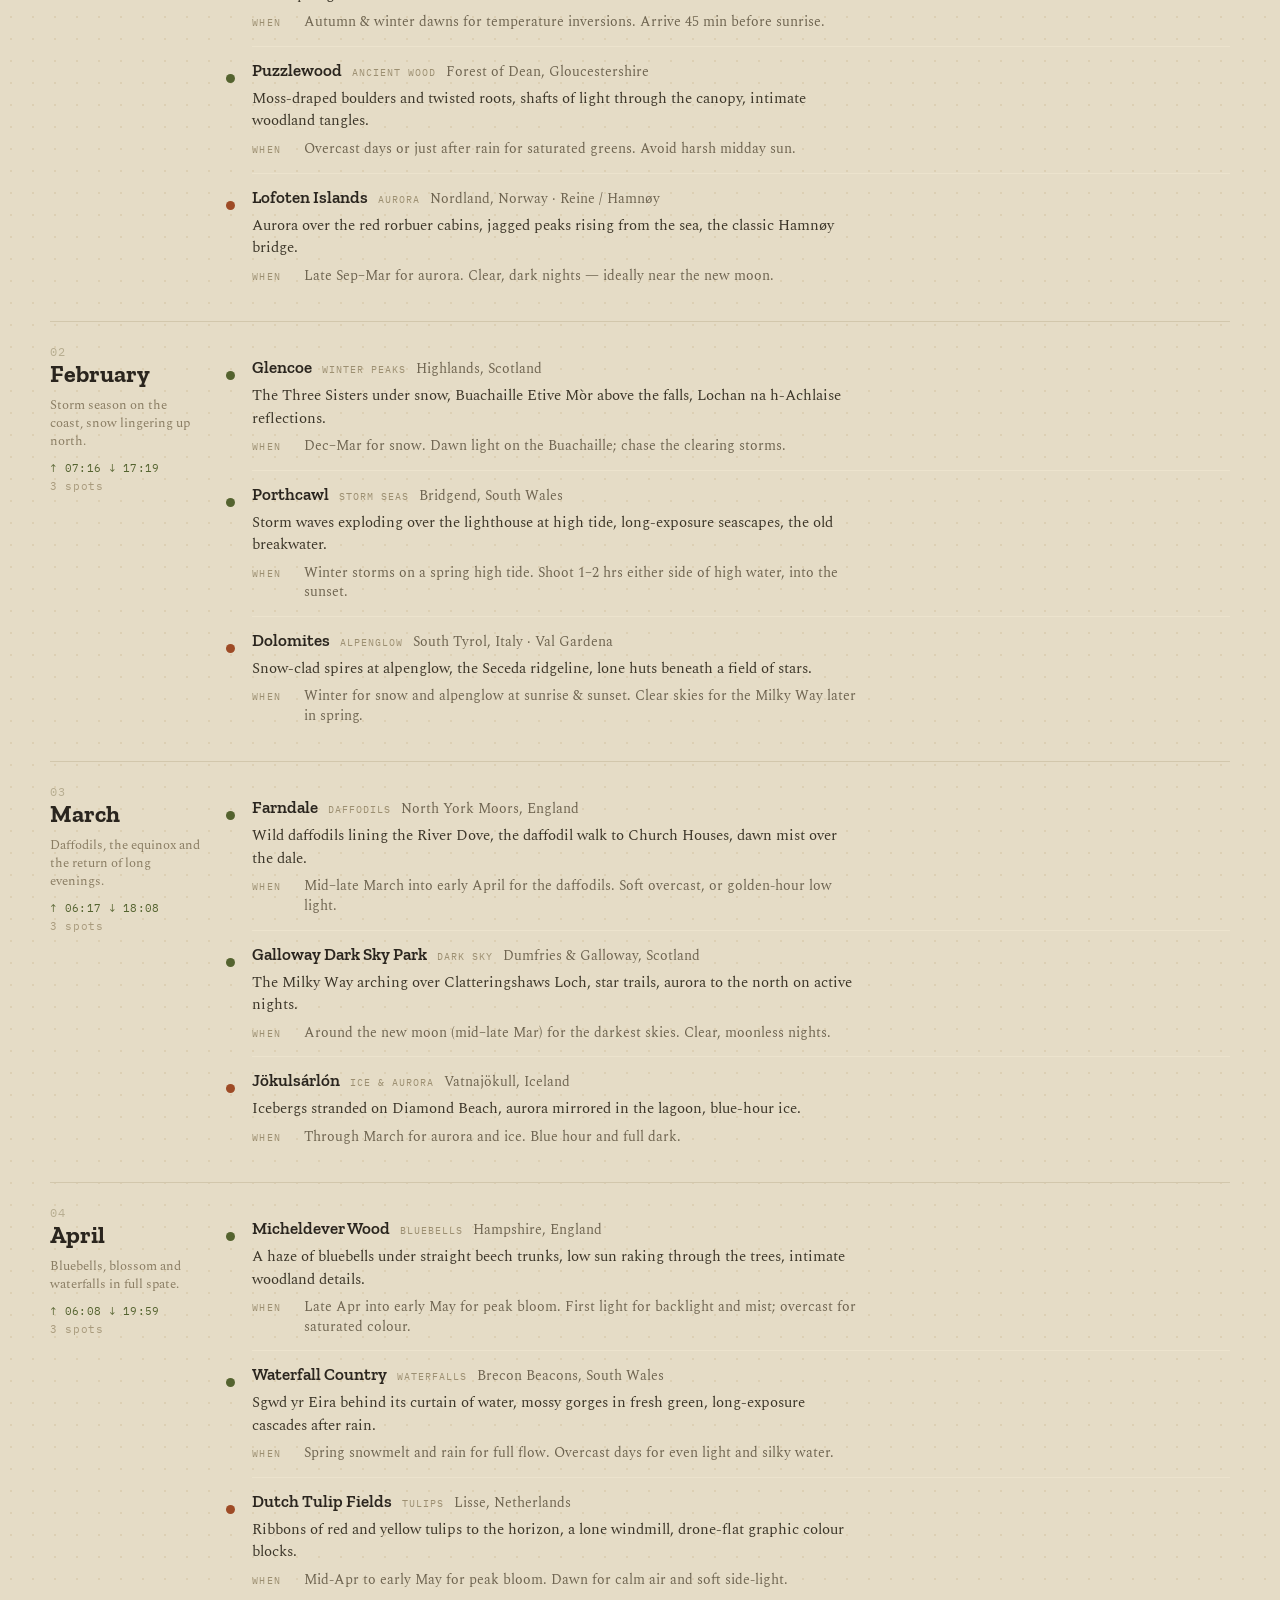
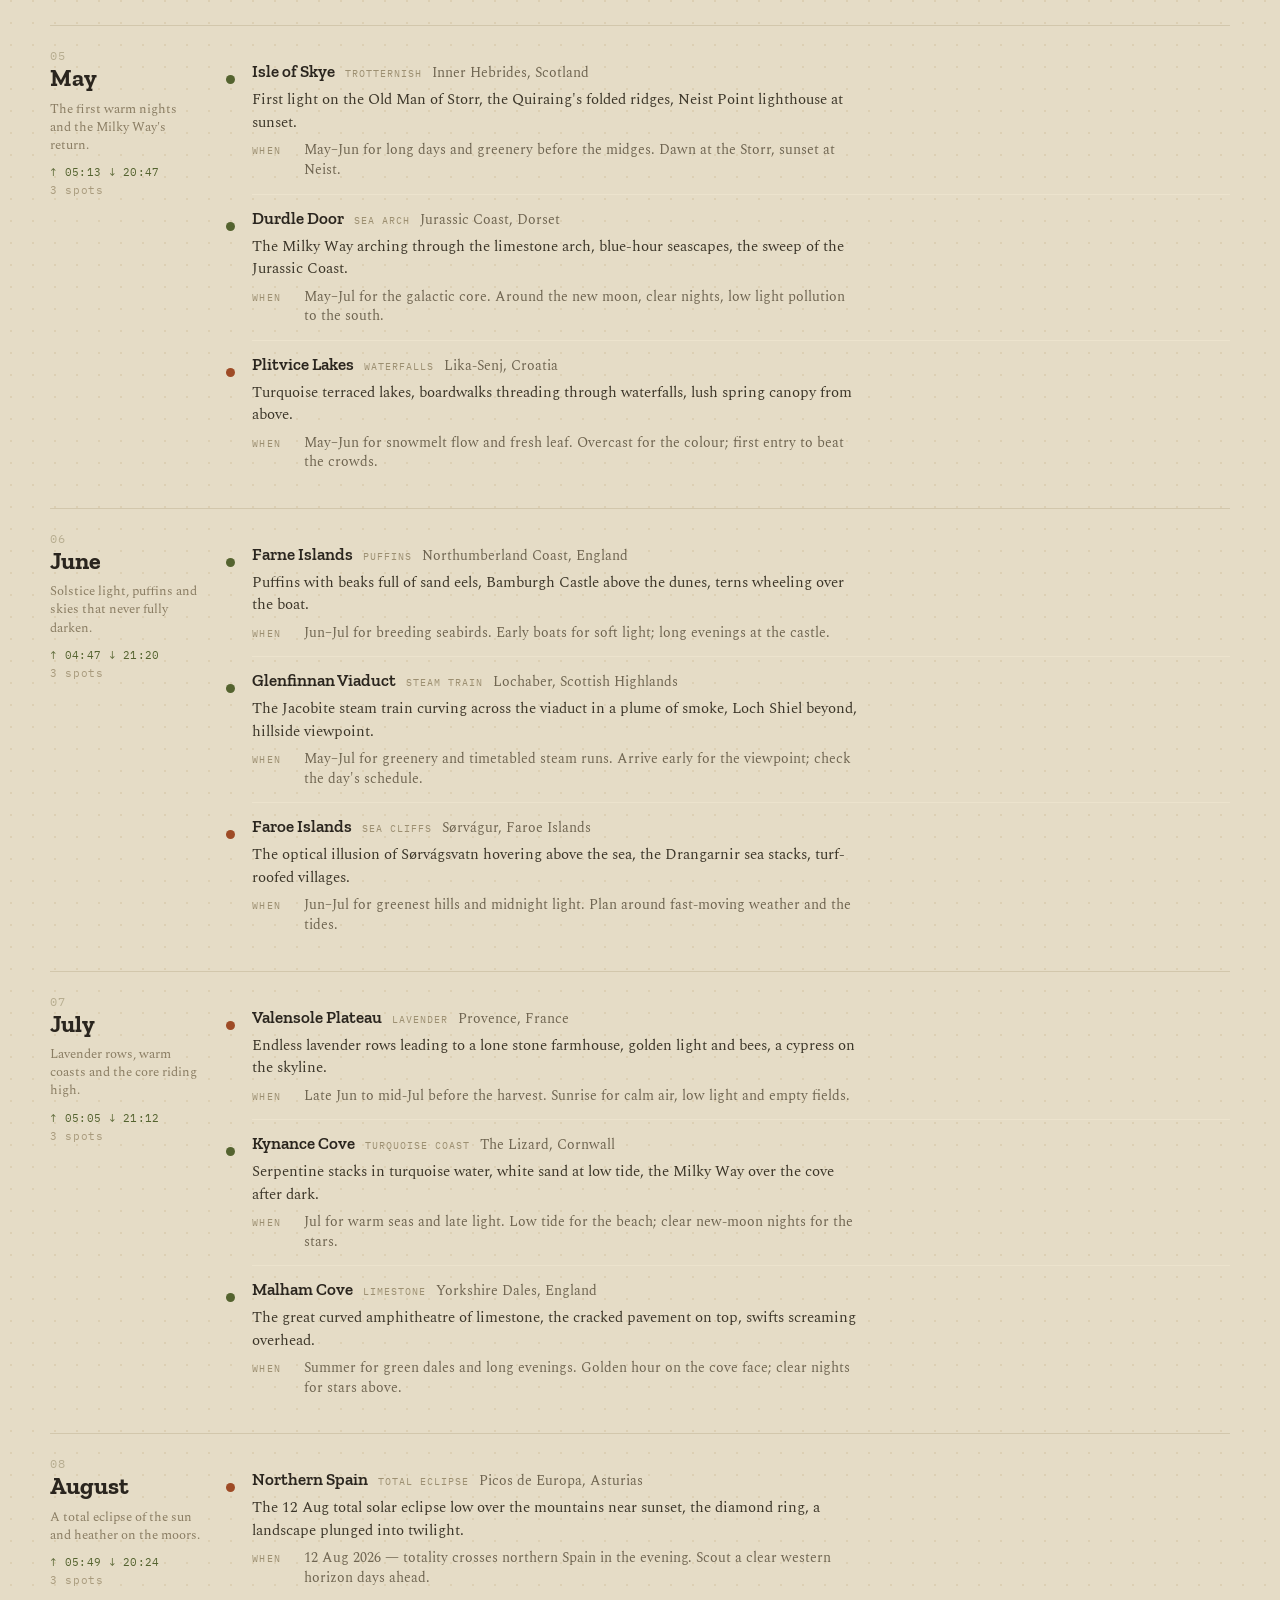
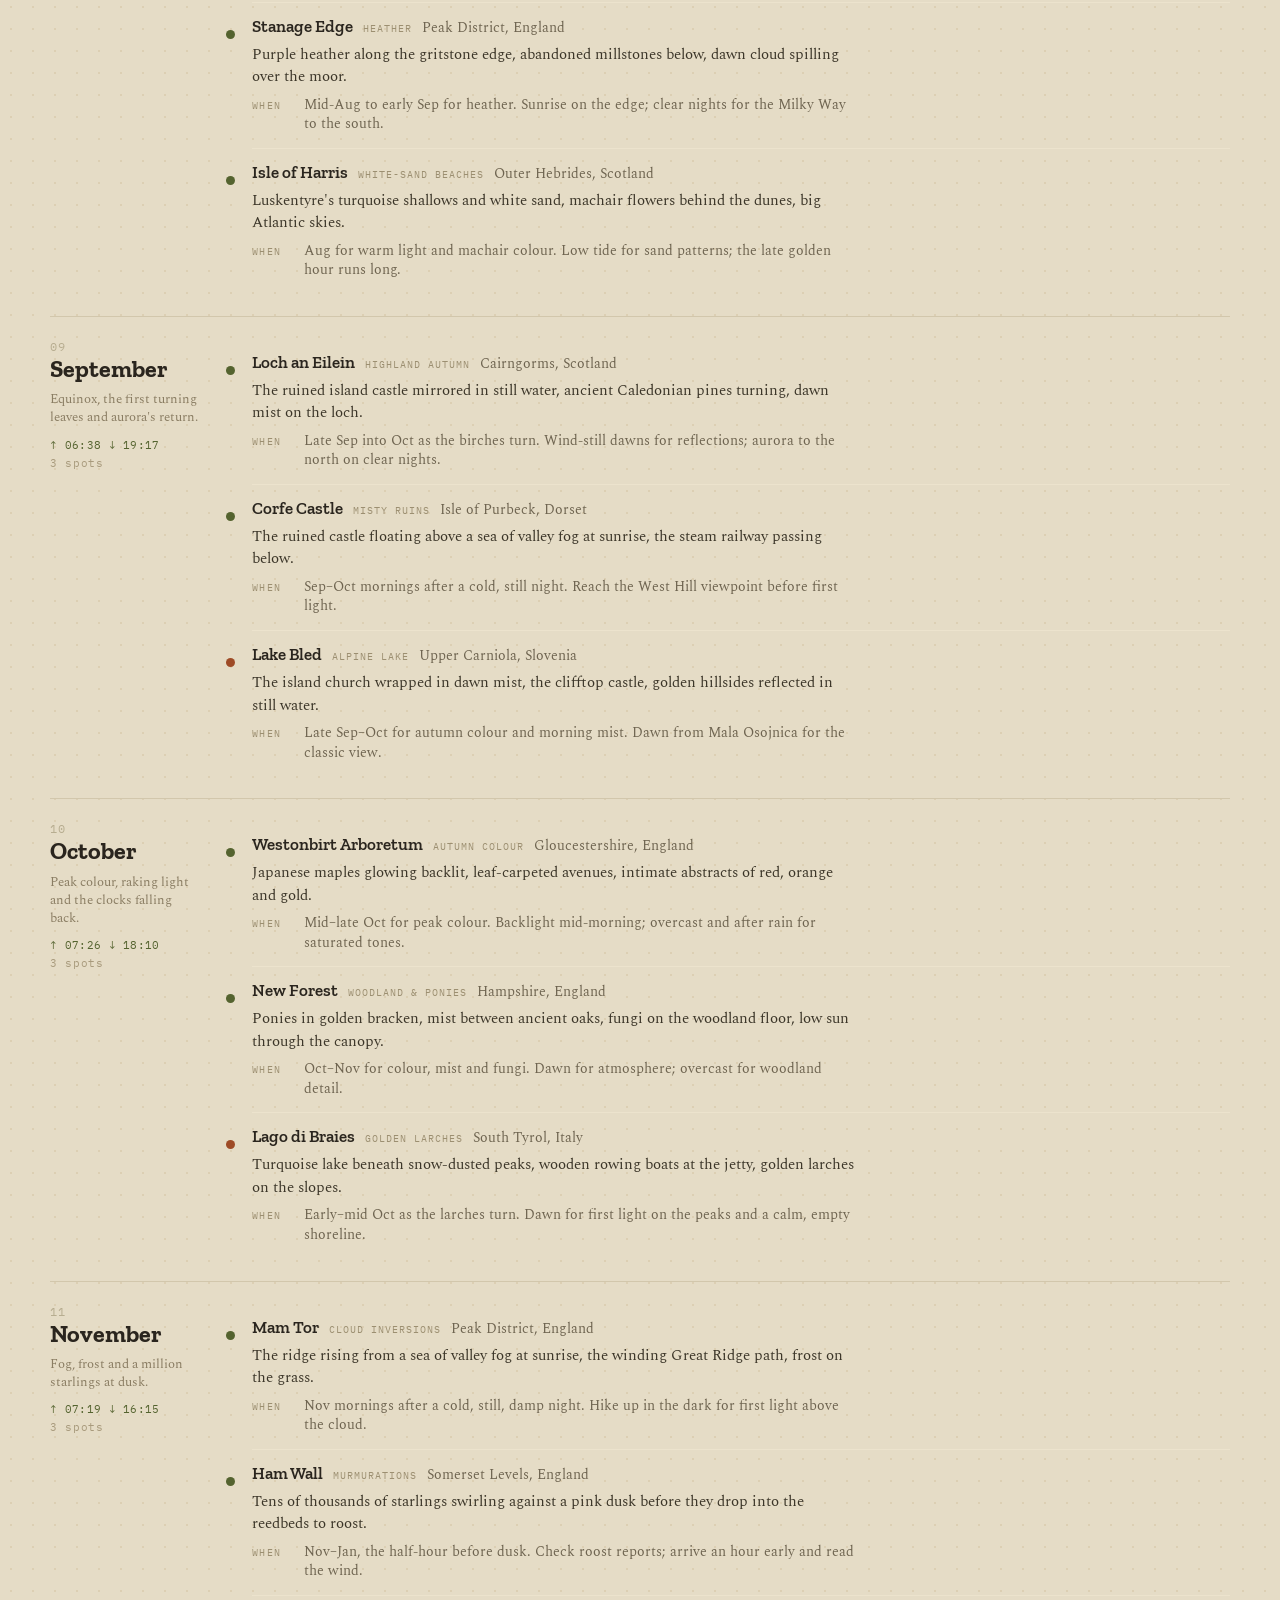
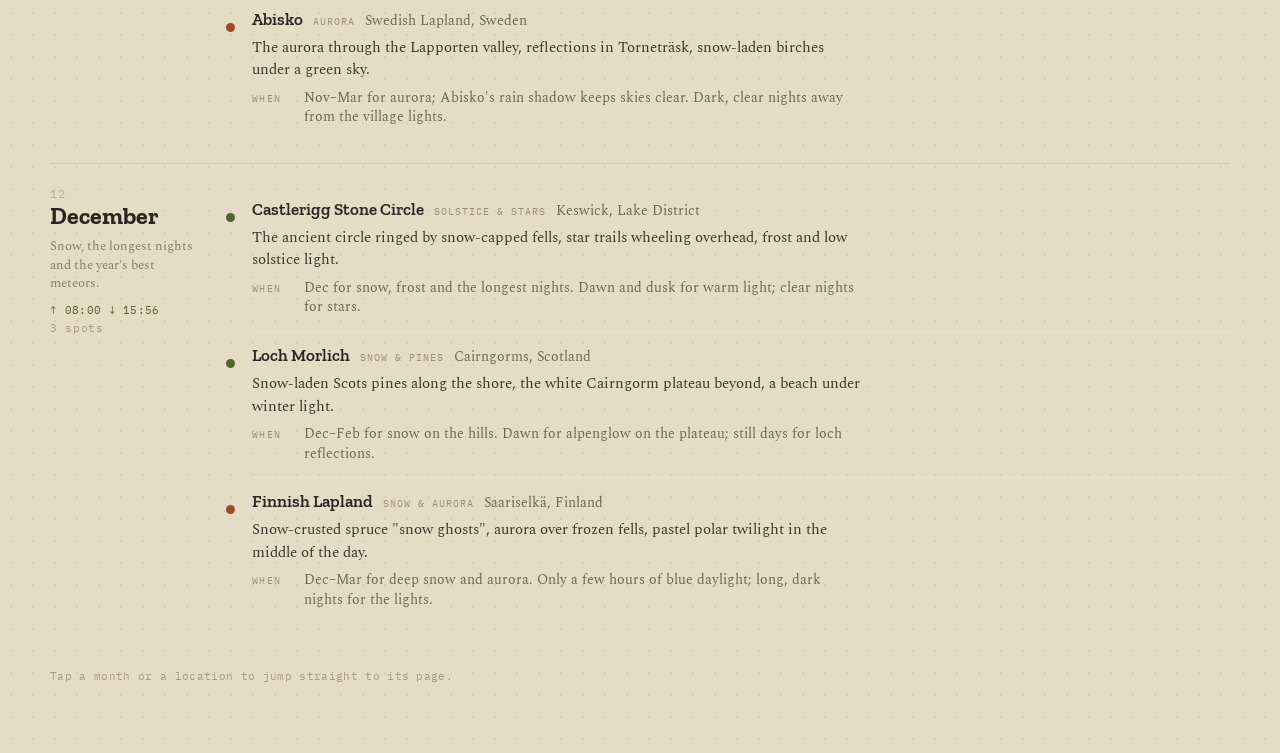
<file: design/pages/home.html>
<!DOCTYPE html>
<html lang="en">
<head>
<meta charset="utf-8">
<meta name="viewport" content="width=device-width, initial-scale=1">
<meta name="robots" content="noindex">
<title>Photoplan snapshot — Home</title>
<link rel="preconnect" href="https://fonts.googleapis.com">
<link rel="preconnect" href="https://fonts.gstatic.com" crossorigin>
<link href="https://fonts.googleapis.com/css2?family=Zilla+Slab:wght@600;700&family=Spectral:wght@400&family=IBM+Plex+Mono:wght@400;500;600&display=swap" rel="stylesheet">
<style>

    /* tokens:start */
    /* Photoplan theme. Every colour in the app is one of these custom properties.
       The day values are the original design; [data-theme="night"] on <html>
       swaps them (the night switch; remembered per device in calendar:theme).
       The printable sheets always use the day values. This block is the source
       of truth: change a colour here (its day value and its night partner) and
       the whole site follows. `node design/build-reference.js` copies it to
       design/tokens.css and rebuilds the design reference. */
    :root, .print-sheet {
      /* Surfaces — page, cards, fields (day: cream paper; night: warm near-black) */
      --page: #E5DCC6; /* the page behind everything */
      --page-dot: #DCCFB3; /* dot pattern on the page */
      --paper: #FBF7EC; /* cards, buttons, dialogs — and text set on ink or green */
      --paper-bright: #FCFAF1; /* matted hero frame, map paper, round tile controls */
      --field: #FFFDF5; /* inputs and selects; glyphs on gold */
      --field-hover: #FFFFFF; /* tick button hover */
      --paper-shade: #F4EEDE; /* grid header strip, row hover */
      --paper-dim: #F1EBDB; /* dashed empty-state panels */
      --hover: #F1EAD6; /* list row hover, active search hit */
      --sunken: #EFE7D2; /* chips, tags, image slots, year boxes */
      --stripe: #E6DCC2; /* empty tile stripes */
      /* Lines — hairlines to firm borders */
      --line-faint: #EDE5D1; /* faint separators inside lists */
      --grid-line: #ECE3CD; /* calendar grid column lines */
      --line-soft: #E6DECA; /* row separators in cards */
      --rule-week: #E2D9C2; /* week rows in the grid */
      --rule-tile: #E0D6BE; /* tile photo/base divider */
      --line-chip: #DDD2B8; /* chip and tag borders */
      --line: #D2C7AC; /* the standard hairline and section rule */
      --line-strong: #C9BD9F; /* input and card borders */
      --lip: #C9BFA4; /* the 1px lip under cards */
      --line-dash: #C2B695; /* dashed outlines */
      --line-dark: #B3A988; /* firm secondary borders */
      --star-off: #C8BC9C; /* unstarred star glyph */
      /* Ink — text from strongest to faintest */
      --ink: #2A251E; /* headings, body, firm borders — and dark fills */
      --brand-ink: #201E1D; /* the PHOTOPLAN wordmark */
      --ink-body: #3B3528; /* running text in cards */
      --ink-2: #5A513B; /* secondary text, chip text */
      --ink-3: #6E6450; /* intro copy, quiet text */
      --ink-4: #7A6F58; /* tertiary */
      --muted: #8A7D63; /* small caps labels, meta */
      --label: #9C8F71; /* row labels */
      --faint: #A89A7C; /* counts, footnotes */
      --ghost: #B7AD90; /* placeholders, hints */
      /* Green — the primary accent (UK, actions, done) */
      --green: #54632F; /* primary buttons, links, UK, ticks */
      --green-deep: #46562E; /* text on green wash */
      --green-2: #5A6B2F; /* nature accent, mark-complete */
      --green-wash: #E4E8D0; /* green tint behind chips and flags */
      --green-line: #C9D4A8; /* link underlines */
      /* Terracotta & danger (International, warnings, delete) */
      --terra: #9E4B26; /* International, glyph accents */
      --terra-wash: #F1DECF; /* International tint */
      --danger: #9C3B22; /* delete, restore, errors */
      --danger-line: #D9B3A6; /* danger outlines */
      --alert-bg: #F3E3D6; /* the sync banner */
      --alert-ink: #7A3A22; /* the sync banner text */
      /* Gold & amber (stars, photo ops, meteors) */
      --gold: #C9971C; /* print star, photos-taken bars */
      --gold-deep: #8A6D1C; /* star outline */
      --amber: #C7902F; /* photo-op accent */
      --amber-ink: #8A5A1B; /* meteor text */
      --amber-wash: #F1E4C6; /* meteor tint */
      /* Slate (trips, moon) */
      --slate: #3F6A80; /* trip accent */
      --slate-ink: #2E4A5C; /* trip text */
      --slate-wash: #DCE3E8; /* trip tint */
      --slate-line: #B9C7D1; /* trip pill border */
      --slate-muted: #6E8494; /* trip pill dates */
      --moon-ink: #3A4259; /* full-moon text */
      --moon-wash: #E6E3D4; /* moon chips */
      --newmoon-ink: #3B3526; /* new-moon text */
      /* Event tints (eclipse, nature, season, holidays) */
      --eclipse-wash: #EFD9CB; /* eclipse chips */
      --nature-wash: #DEE3C5; /* nature bars */
      --season-wash: #E5E2D2; /* season bars */
      --season-accent: #9A8C6E; /* season and holiday accent */
      --holiday-wash: #EAE4D3; /* bank holidays, named days */
      /* Custom event palettes (wash, text, accent) */
      --plum-wash: #E6DCE4;
      --plum-ink: #5C3A56;
      --plum: #7C4E74;
      --teal-wash: #D8E4E0;
      --teal-ink: #2F5A52;
      --teal: #3E7A6E;
      --denim-wash: #DAE0EA;
      --denim-ink: #33465E;
      --denim: #46618A;
      --clay-wash: #EADFD0;
      --clay-ink: #6E4A2A;
      --clay: #8A5E36;
      --moss-wash: #E0E4CE;
      --moss-ink: #4A5526;
      --moss: #6B7A35;
      --stone-wash: #E0E0DE;
      --stone-ink: #44484E;
      --stone: #5C636B;
      /* Map page */
      --map-sea: #EAE0C8; /* sea and map backdrop */
      --map-sea-dot: #D6C8A5; /* loading dots */
      --map-land: #E1D5B7; /* countries, progress track */
      --map-land-line: #C5B78F; /* coastlines */
      --map-graticule: #D6CAAC; /* graticule */
      --map-frame: #D8CDB0; /* map frame */
      --map-chip-line: #D5CBB0; /* month chip border */
      --map-track-line: #CBBF9F; /* progress bar border */
      --map-hint: #B0A487; /* card hint */
      /* Shadows, scrims, focus rings, glass */
      --shadow-07: rgba(42,37,30,0.07);
      --shadow-08: rgba(42,37,30,0.08);
      --shadow-10: rgba(42,37,30,0.10);
      --shadow-12: rgba(42,37,30,0.12);
      --shadow-14: rgba(42,37,30,0.14);
      --shadow-16: rgba(42,37,30,0.16);
      --shadow-18: rgba(42,37,30,0.18);
      --shadow-20: rgba(42,37,30,0.20);
      --shadow-28: rgba(42,37,30,0.28);
      --scrim: rgba(42,37,30,0.34);
      --focus-ring: rgba(84,99,47,0.22);
      --focus-ring-strong: rgba(84,99,47,0.35);
      --focus-ring-photo: rgba(84,99,47,0.6);
      --drop-tint: rgba(84,99,47,0.08);
      --paper-a92: rgba(251,247,236,0.92);
      --paper-a86: rgba(251,247,236,0.86);
      /* On photographs and in the lightbox — the same day and night */
      --photo-veil-55: rgba(42,37,30,0.55);
      --photo-veil-60: rgba(42,37,30,0.6);
      --photo-veil-78: rgba(42,37,30,0.78);
      --photo-veil-80: rgba(42,37,30,0.8);
      --photo-veil-80b: rgba(42,37,30,0.80);
      --photo-glass-14: rgba(251,247,236,0.14);
      --photo-glass-50: rgba(251,247,236,0.5);
      --lb-scrim: rgba(20,18,14,0.88);
      --lb-glass-12: rgba(251,247,236,0.12);
      --lb-glass-22: rgba(251,247,236,0.22);
      --lb-glass-40: rgba(251,247,236,0.4);
      --on-photo: #FBF7EC; /* text and glyphs set on a photograph or the lightbox */
      --on-photo-active: #54632F; /* the focus-point button while active */
      color-scheme: light;
    }
    :root[data-theme="night"] {
      /* Surfaces */
      --page: #14120F;
      --page-dot: #1D1A15;
      --paper: #201D18;
      --paper-bright: #25221C;
      --field: #181612;
      --field-hover: #2E2A22;
      --paper-shade: #27231C;
      --paper-dim: #1B1915;
      --hover: #2C2820;
      --sunken: #2E2A22;
      --stripe: #272319;
      /* Lines */
      --line-faint: #2A261F;
      --grid-line: #2A261F;
      --line-soft: #322D25;
      --rule-week: #302B23;
      --rule-tile: #332E25;
      --line-chip: #3B362C;
      --line: #3F392E;
      --line-strong: #4B4538;
      --lip: #0D0C0A;
      --line-dash: #504939;
      --line-dark: #5F5747;
      --star-off: #5A5343;
      /* Ink */
      --ink: #EFE8D8;
      --brand-ink: #F3EDE0;
      --ink-body: #DDD5C3;
      --ink-2: #C4BBA6;
      --ink-3: #B0A68F;
      --ink-4: #A2987F;
      --muted: #968C74;
      --label: #8A8069;
      --faint: #7B725D;
      --ghost: #645C4B;
      /* Green */
      --green: #A8BD74;
      --green-deep: #BCCB91;
      --green-2: #A0B56B;
      --green-wash: #2A3120;
      --green-line: #4C5A34;
      /* Terracotta & danger */
      --terra: #E08A5F;
      --terra-wash: #3A261C;
      --danger: #E5795C;
      --danger-line: #6E3A2C;
      --alert-bg: #33211A;
      --alert-ink: #EBA58E;
      /* Gold & amber */
      --gold: #C9971C;
      --gold-deep: #8A6D1C;
      --amber: #D9A441;
      --amber-ink: #E3B565;
      --amber-wash: #3A2E18;
      /* Slate */
      --slate: #7FB0C9;
      --slate-ink: #A9CBDD;
      --slate-wash: #1F2B33;
      --slate-line: #3A4D5A;
      --slate-muted: #7E97A8;
      --moon-ink: #AEB8D4;
      --moon-wash: #2B2A24;
      --newmoon-ink: #DDD5C3;
      /* Event tints */
      --eclipse-wash: #3A2618;
      --nature-wash: #2B3222;
      --season-wash: #2C2A22;
      --season-accent: #A39676;
      --holiday-wash: #2D2A21;
      /* Custom event palettes */
      --plum-wash: #31272F;
      --plum-ink: #C6A5BF;
      --plum: #BB93B3;
      --teal-wash: #222D2A;
      --teal-ink: #90B4AC;
      --teal: #76A59A;
      --denim-wash: #262B34;
      --denim-ink: #A3B4CB;
      --denim: #8BA3C7;
      --clay-wash: #33291A;
      --clay-ink: #C3A287;
      --clay: #BA9474;
      --moss-wash: #2A2D17;
      --moss-ink: #A7B28A;
      --moss: #919E68;
      --stone-wash: #2B2B29;
      --stone-ink: #ADB1B7;
      --stone: #9BA1A8;
      /* Map page */
      --map-sea: #161513;
      --map-sea-dot: #22201B;
      --map-land: #2B2720;
      --map-land-line: #4A4436;
      --map-graticule: #2A2721;
      --map-frame: #3A352B;
      --map-chip-line: #3F392E;
      --map-track-line: #4B4538;
      --map-hint: #6C6452;
      /* Shadows, scrims, focus rings, glass */
      --shadow-07: rgba(0,0,0,0.30);
      --shadow-08: rgba(0,0,0,0.32);
      --shadow-10: rgba(0,0,0,0.36);
      --shadow-12: rgba(0,0,0,0.40);
      --shadow-14: rgba(0,0,0,0.44);
      --shadow-16: rgba(0,0,0,0.48);
      --shadow-18: rgba(0,0,0,0.52);
      --shadow-20: rgba(0,0,0,0.55);
      --shadow-28: rgba(0,0,0,0.60);
      --scrim: rgba(0,0,0,0.62);
      --focus-ring: rgba(168,189,116,0.30);
      --focus-ring-strong: rgba(168,189,116,0.42);
      --focus-ring-photo: rgba(84,99,47,0.6);
      --drop-tint: rgba(168,189,116,0.10);
      --paper-a92: rgba(32,29,24,0.92);
      --paper-a86: rgba(32,29,24,0.86);
      color-scheme: dark;
    }
    :root[data-theme="night"] .print-sheet { color-scheme: light; }
    /* tokens:end */
    /* Night mode extras: the mini map's tiles are dimmed and its controls
       follow the theme; the logo mark swaps to its on-dark version (LogoMark). */
    :root[data-theme="night"] .leaflet-tile-pane { filter: invert(1) hue-rotate(180deg) brightness(.85) contrast(.88) saturate(.55); }
    :root[data-theme="night"] .leaflet-container { background: var(--sunken); }
    :root[data-theme="night"] .leaflet-bar a { background: var(--paper); color: var(--ink); border-bottom-color: var(--line); }
    :root[data-theme="night"] .leaflet-bar a:hover { background: var(--hover); }
    :root[data-theme="night"] .leaflet-control-attribution { background: var(--paper-a86); color: var(--muted); }
    :root[data-theme="night"] .leaflet-control-attribution a { color: var(--green); }
    :root[data-theme="night"] .leaflet-tooltip { background: var(--paper); color: var(--ink); border-color: var(--line-strong); }
    .logo-night { display: none !important; }
    :root[data-theme="night"] .logo-day { display: none !important; }
    :root[data-theme="night"] .logo-night { display: block !important; }
    :root[data-theme="night"] .print-sheet .logo-day { display: block !important; }
    :root[data-theme="night"] .print-sheet .logo-night { display: none !important; }
    /* Brand fonts from the logo pack, self-hosted. Figtree is the wordmark
       face (per the lockup SVGs); Caprasimo is included for future use. */
    @font-face { font-family: 'Figtree'; src: url('[data-uri]') format('woff2'); font-weight: 300 900; font-display: swap; }
    *, *::before, *::after { box-sizing: border-box; }
    html, body { margin: 0; padding: 0; }
    body { background: var(--page); }
    ::selection { background: var(--green); color: var(--paper); }
    [contenteditable] { outline: none; }
    [contenteditable]:focus { box-shadow: 0 0 0 2px var(--focus-ring-strong); background: var(--field); border-radius: 3px; }
    /* Keyboard focus ring for everything clickable (role=button divs included). */
    button:focus-visible, a:focus-visible, select:focus-visible, [role=button]:focus-visible { outline: 2px solid var(--green); outline-offset: 2px; }
    .map-link:hover { color: var(--ink) !important; border-color: var(--ink) !important; }
    .btn-hover:hover { transform: translate(-1px,-1px); box-shadow: 4px 4px 0 var(--shadow-16) !important; }
    .btn-hover:active { transform: translate(2px,2px); box-shadow: 1px 1px 0 var(--shadow-12) !important; }
    .tile:hover { transform: translateY(-3px); box-shadow: 0 6px 16px var(--shadow-12) !important; }
    .ev-chip:hover { box-shadow: 0 2px 6px var(--shadow-28); filter: brightness(1.03); }
    .loc-row:hover { background: var(--paper-shade) !important; }
    .month-link:hover { opacity: 0.65; }
    .year-link:hover { color: var(--green) !important; }
    .year-pick:hover select, .year-pick select:focus-visible { color: var(--green) !important; border-bottom-color: var(--green) !important; }
    .del-btn:hover { background: var(--danger) !important; color: var(--paper) !important; border-color: var(--danger) !important; }
    .add-ev-btn:hover { transform: translate(-1px,-1px); box-shadow: 3px 3px 0 var(--shadow-16) !important; }
    .add-ev-btn:active { transform: translate(1px,1px); box-shadow: 1px 1px 0 var(--shadow-12) !important; }
    .save-btn:hover { transform: translate(-1px,-1px); box-shadow: 4px 4px 0 var(--shadow-18) !important; }
    .save-btn:active { transform: translate(2px,2px); box-shadow: 1px 1px 0 var(--shadow-12) !important; }
    .close-btn:hover { background: var(--sunken) !important; color: var(--ink) !important; }
    .tick-btn:hover { border-color: var(--green) !important; background: var(--field-hover) !important; }
    .region-uk:hover { background: var(--green) !important; color: var(--paper) !important; }
    .region-int:hover { background: var(--terra) !important; color: var(--paper) !important; }
    .done-toggle:hover { background: var(--green-wash) !important; border-color: var(--green) !important; }
    .image-slot { position: relative; display: flex; align-items: center; justify-content: center; background: var(--sunken); overflow: hidden; cursor: default; }
    .image-slot.drag-over { background: var(--green-wash); outline: 2px dashed var(--green); }
    .image-slot img { position: absolute; inset: 0; width: 100%; height: 100%; object-fit: cover; }
    .image-slot .placeholder-text { font-family: 'IBM Plex Mono', monospace; font-size: 11px; color: var(--faint); letter-spacing: .06em; text-align: center; padding: 12px; pointer-events: none; z-index: 1; }
    .image-slot .drop-hint { display: none; }
    .image-slot:hover .drop-hint { display: block; }
    input[type=number]::-webkit-inner-spin-button { -webkit-appearance: auto; }
    input:focus { border-color: var(--green) !important; box-shadow: 0 0 0 2px var(--focus-ring) !important; }
    .kind-btn:hover { filter: brightness(0.97); }
    .loc-pick:hover { border-color: var(--green) !important; }
    .hero-caption { position: absolute; left: 0; bottom: 0; z-index: 5; max-width: 88%; background: #000; color: #fff; font-family: 'IBM Plex Mono', monospace; font-size: 13px; line-height: 1.4; padding: 6px 11px; letter-spacing: .02em; }
    .hero-caption:empty::before { content: attr(data-ph); color: #B7B0A2; }
    .hero-caption:focus { outline: none; background: #000 !important; color: #fff !important; border-radius: 0 !important; box-shadow: 0 0 0 2px var(--focus-ring-photo); }
    .slide-fade { animation: heroFade .9s ease; }
    @keyframes heroFade { from { opacity: 0; } to { opacity: 1; } }
    .year-input:empty::before { content: 'YY'; color: var(--ghost); }
    .coord-input:empty::before { content: 'paste latitude, longitude'; color: var(--ghost); }
    .kit-view:hover span { border-color: var(--green); }
    .tag-input:empty::before { content: 'Label'; color: var(--ghost); }
    .ig-link:hover { color: var(--terra) !important; }
    input[type=search]::-webkit-search-decoration, input[type=search]::-webkit-search-cancel-button { -webkit-appearance: none; }
    .quiet-link:hover { color: var(--green) !important; }
    .backup-row:hover { background: var(--paper-shade) !important; }
    .check-x { opacity: 0; transition: opacity .15s; }
    .check-row:hover .check-x, .check-x:focus-visible { opacity: 1; }
    @media (hover: none) { .check-x { opacity: .7; } }
    .trip-card:hover { border-color: var(--line-dark) !important; }
    input[type=date].pp-date { appearance: none; -webkit-appearance: none; }
    .area-input:empty::before { content: 'Area'; color: var(--ghost); }
    .country-input:empty::before { content: 'Country'; color: var(--ghost); }
    .lb-btn:hover { background: var(--lb-glass-22) !important; }
    .gal-tab:hover { color: var(--ink) !important; }
    .pause-btn:hover { background: var(--photo-veil-78) !important; }
    .pause-btn:active { transform: scale(0.94); }
    /* The owner's optional handle in the corner of the large photos (data[0].photoCredit). */
    .photo-credit { position: absolute; z-index: 5; font-family: 'IBM Plex Mono', monospace; font-size: 11px; letter-spacing: .06em; line-height: 1; color: var(--on-photo); opacity: .9; text-shadow: 0 1px 2px rgba(0,0,0,0.7), 0 0 6px rgba(0,0,0,0.35); pointer-events: none; user-select: none; white-space: nowrap; }
    .map-chip:hover { transform: translate(-1px,-1px); box-shadow: 3px 3px 0 var(--shadow-14) !important; }
    .map-monthchip:hover { border-color: var(--ink) !important; }
    .map-iconbtn:hover { transform: translate(-1px,-1px); box-shadow: 3px 3px 0 var(--shadow-18) !important; }
    .map-iconbtn:active { transform: translate(1px,1px); box-shadow: 1px 1px 0 var(--shadow-12) !important; }
    .map-shootrow:hover { background: var(--hover) !important; }
    .map-close:hover { color: var(--ink) !important; background: var(--sunken) !important; border-color: var(--line) !important; }
    .map-visitbtn:hover { transform: translate(-1px,-1px); box-shadow: 3px 3px 0 var(--shadow-16) !important; }
    @keyframes mapPulse { 0%,100% { opacity: .45; } 50% { opacity: .9; } }
    /* ── Print view ── A4-landscape sheets (281×193mm inside 8mm margins). On
       screen they preview as bordered pages kept in proportion by aspect-ratio;
       when printing, the app chrome hides, each sheet is forced to exactly one
       page, and colours print as shown. A sheet is a flex column so a grid page
       can fill its height. */
    .print-sheet { position: relative; display: flex; flex-direction: column; width: 281mm; max-width: 100%; aspect-ratio: 281 / 193; margin: 0 auto 8px; background: #fff; border: 1px solid var(--line); box-shadow: 0 2px 12px var(--shadow-10); overflow: hidden; break-after: page; page-break-after: always; break-inside: avoid; }
    .print-sheet.pad { padding: 7mm 7mm 6mm; }
    .print-sheet:last-child { break-after: auto; page-break-after: auto; }
    .print-label { width: 281mm; max-width: 100%; margin: 18px auto 6px; font-family: 'IBM Plex Mono', monospace; font-size: 10px; letter-spacing: .16em; text-transform: uppercase; color: var(--faint); }
    @page { size: A4 landscape; margin: 8mm; }
    @media print {
      body { background: #fff; }
      .no-print { display: none !important; }
      .app-shell { background: #fff !important; background-image: none !important; padding: 0 !important; }
      .print-sheet { width: 281mm !important; height: 193mm !important; max-width: none !important; aspect-ratio: auto !important; border: none !important; box-shadow: none !important; margin: 0 !important; }
      .print-sheet, .print-sheet * { -webkit-print-color-adjust: exact; print-color-adjust: exact; }
    }

</style>
</head>
<body>
<!-- Generated 2026-11-17 from index.html by design/build-reference.js — sample data only. Static snapshot of the rendered page: real markup and inline styles, no scripts. -->
<button id="ref-theme" onclick="var r=document.documentElement;if(r.getAttribute('data-theme')==='night'){r.removeAttribute('data-theme');this.textContent='☾ Night'}else{r.setAttribute('data-theme','night');this.textContent='☀ Day'}" style="position:fixed;top:12px;right:12px;z-index:999;height:34px;padding:0 14px;background:var(--paper);color:var(--ink);border:1px solid var(--ink);font-family:'IBM Plex Mono',monospace;font-size:11px;letter-spacing:.12em;text-transform:uppercase;cursor:pointer;box-shadow:3px 3px 0 var(--shadow-12)">☾ Night</button>
<div class="app-shell" style="min-height: 100vh; background-image: radial-gradient(var(--page-dot) 0.8px, transparent 0.8px); background-position-x: ; background-position-y: ; background-size: 22px 22px; background-repeat: ; background-attachment: ; background-origin: ; background-clip: ; background-color: ; color: var(--ink); font-family: Spectral, Georgia, serif; padding: 36px 26px 70px;"><div style="max-width: 1180px; margin: 0px auto;"><div><div style="display: flex; justify-content: space-between; align-items: flex-start; gap: 24px; flex-wrap: wrap;"><div style="flex: 1 1 460px; min-width: 0px;"><div style="display: flex; align-items: center; gap: 20px; margin-top: 4px;"><img class="logo-day" src="data:image/svg+xml,%3Csvg%20xmlns%3D%22http%3A%2F%2Fwww.w3.org%2F2000%2Fsvg%22%20viewBox%3D%220%200%2096%2096%22%20fill%3D%22none%22%3E%3Cpath%20d%3D%22M14%2030%20V22%20Q14%2014%2022%2014%20H30%22%20stroke%3D%22%238c491a%22%20stroke-width%3D%225%22%20stroke-linecap%3D%22round%22%20fill%3D%22none%22%3E%3C%2Fpath%3E%3Cpath%20d%3D%22M66%2014%20H74%20Q82%2014%2082%2022%20V30%22%20stroke%3D%22%238c491a%22%20stroke-width%3D%225%22%20stroke-linecap%3D%22round%22%20fill%3D%22none%22%3E%3C%2Fpath%3E%3Cpath%20d%3D%22M82%2066%20V74%20Q82%2082%2074%2082%20H66%22%20stroke%3D%22%238c491a%22%20stroke-width%3D%225%22%20stroke-linecap%3D%22round%22%20fill%3D%22none%22%3E%3C%2Fpath%3E%3Cpath%20d%3D%22M30%2082%20H22%20Q14%2082%2014%2074%20V66%22%20stroke%3D%22%238c491a%22%20stroke-width%3D%225%22%20stroke-linecap%3D%22round%22%20fill%3D%22none%22%3E%3C%2Fpath%3E%3Ccircle%20cx%3D%2262%22%20cy%3D%2238%22%20r%3D%228%22%20fill%3D%22%238c491a%22%3E%3C%2Fcircle%3E%3Cpath%20d%3D%22M26%2064%20L42%2044%20L58%2064%22%20stroke%3D%22%238c491a%22%20stroke-width%3D%225%22%20stroke-linecap%3D%22round%22%20stroke-linejoin%3D%22round%22%20fill%3D%22none%22%3E%3C%2Fpath%3E%3Cline%20x1%3D%2226%22%20y1%3D%2264%22%20x2%3D%2270%22%20y2%3D%2264%22%20stroke%3D%22%238c491a%22%20stroke-width%3D%225%22%20stroke-linecap%3D%22round%22%3E%3C%2Fline%3E%3C%2Fsvg%3E" alt="" style="height: 76px; width: auto; display: block; flex: 0 0 auto;"><img class="logo-night" src="data:image/svg+xml,%3Csvg%20xmlns%3D%22http%3A%2F%2Fwww.w3.org%2F2000%2Fsvg%22%20viewBox%3D%220%200%2096%2096%22%20fill%3D%22none%22%3E%3Cpath%20d%3D%22M14%2030%20V22%20Q14%2014%2022%2014%20H30%22%20stroke%3D%22%23f6a06b%22%20stroke-width%3D%225%22%20stroke-linecap%3D%22round%22%20fill%3D%22none%22%3E%3C%2Fpath%3E%3Cpath%20d%3D%22M66%2014%20H74%20Q82%2014%2082%2022%20V30%22%20stroke%3D%22%23f6a06b%22%20stroke-width%3D%225%22%20stroke-linecap%3D%22round%22%20fill%3D%22none%22%3E%3C%2Fpath%3E%3Cpath%20d%3D%22M82%2066%20V74%20Q82%2082%2074%2082%20H66%22%20stroke%3D%22%23f6a06b%22%20stroke-width%3D%225%22%20stroke-linecap%3D%22round%22%20fill%3D%22none%22%3E%3C%2Fpath%3E%3Cpath%20d%3D%22M30%2082%20H22%20Q14%2082%2014%2074%20V66%22%20stroke%3D%22%23f6a06b%22%20stroke-width%3D%225%22%20stroke-linecap%3D%22round%22%20fill%3D%22none%22%3E%3C%2Fpath%3E%3Ccircle%20cx%3D%2262%22%20cy%3D%2238%22%20r%3D%228%22%20fill%3D%22%23f6a06b%22%3E%3C%2Fcircle%3E%3Cpath%20d%3D%22M26%2064%20L42%2044%20L58%2064%22%20stroke%3D%22%23f6a06b%22%20stroke-width%3D%225%22%20stroke-linecap%3D%22round%22%20stroke-linejoin%3D%22round%22%20fill%3D%22none%22%3E%3C%2Fpath%3E%3Cline%20x1%3D%2226%22%20y1%3D%2264%22%20x2%3D%2270%22%20y2%3D%2264%22%20stroke%3D%22%23f6a06b%22%20stroke-width%3D%225%22%20stroke-linecap%3D%22round%22%3E%3C%2Fline%3E%3C%2Fsvg%3E" alt="" style="height: 76px; width: auto; display: block; flex: 0 0 auto;"><h1 style="margin: 0px; font-family: Figtree, system-ui, sans-serif; font-weight: 700; font-size: 33px; line-height: 1; color: var(--brand-ink); letter-spacing: 0.24em; text-transform: uppercase;">Photoplan</h1></div><div title="Click to edit" style="margin-top: 26px; margin-left: -4px; margin-right: -4px; font-size: 17px; color: var(--ink-3); max-width: 720px; line-height: 1.5; cursor: text; outline: none; border-radius: 3px; padding: 1px 4px;">A year of places to point a camera — frost on the fells, bluebells and lavender, a total eclipse, aurora and the longest nights. The plan, page by page.</div><div style="margin-top: 22px;"><div style="display: flex; gap: 9px; align-items: center;"><button class="btn-hover" style="height: 40px; border: 1px solid var(--ink); cursor: pointer; font-family: &quot;IBM Plex Mono&quot;, monospace; font-size: 11px; letter-spacing: 0.12em; text-transform: uppercase; box-shadow: 3px 3px 0 var(--shadow-12); background: var(--paper); color: var(--ink); display: inline-flex; align-items: center; gap: 7px; padding: 0px 15px;"><span style="font-size: 14px; line-height: 1; margin-top: -1px; color: var(--green);">◍</span> Map</button><button class="btn-hover" title="Forecasts for each location, and the conditions each kind of shoot wants" style="height: 40px; border: 1px solid var(--ink); cursor: pointer; font-family: &quot;IBM Plex Mono&quot;, monospace; font-size: 11px; letter-spacing: 0.12em; text-transform: uppercase; box-shadow: 3px 3px 0 var(--shadow-12); background: var(--paper); color: var(--ink); display: inline-flex; align-items: center; gap: 7px; padding: 0px 15px;"><span style="font-size: 14px; line-height: 1; margin-top: -1px; color: var(--green);">☁</span> Weather</button><button class="btn-hover" title="Planned trips — dates, locations, shot lists and packing lists" style="height: 40px; border: 1px solid var(--ink); cursor: pointer; font-family: &quot;IBM Plex Mono&quot;, monospace; font-size: 11px; letter-spacing: 0.12em; text-transform: uppercase; box-shadow: 3px 3px 0 var(--shadow-12); background: var(--paper); color: var(--ink); display: inline-flex; align-items: center; gap: 7px; padding: 0px 15px;"><span style="font-size: 11px; line-height: 1; margin-top: -1px; color: var(--slate);">▲</span> Trips</button><button class="btn-hover" title="Every photo, grouped by place, area, month, tag… and the year in review" style="height: 40px; border: 1px solid var(--ink); cursor: pointer; font-family: &quot;IBM Plex Mono&quot;, monospace; font-size: 11px; letter-spacing: 0.12em; text-transform: uppercase; box-shadow: 3px 3px 0 var(--shadow-12); background: var(--paper); color: var(--ink); display: inline-flex; align-items: center; gap: 7px; padding: 0px 15px;"><span style="font-size: 13px; line-height: 1; margin-top: -1px; color: var(--green);">▦</span> Gallery</button><button class="btn-hover" title="The printable wall calendar for the selected year" style="height: 40px; border: 1px solid var(--ink); cursor: pointer; font-family: &quot;IBM Plex Mono&quot;, monospace; font-size: 11px; letter-spacing: 0.12em; text-transform: uppercase; box-shadow: 3px 3px 0 var(--shadow-12); background: var(--paper); color: var(--ink); display: inline-flex; align-items: center; gap: 7px; padding: 0px 15px;"><span style="font-size: 13px; line-height: 1; margin-top: -1px; color: var(--green);">⎙</span> Calendar</button><button class="btn-hover" title="Export the 2026 events as a calendar file (.ics) for your phone or desktop calendar" style="height: 40px; border: 1px solid var(--ink); cursor: pointer; font-family: &quot;IBM Plex Mono&quot;, monospace; font-size: 11px; letter-spacing: 0.12em; text-transform: uppercase; box-shadow: 3px 3px 0 var(--shadow-12); background: var(--paper); color: var(--ink); display: inline-flex; align-items: center; gap: 7px; padding: 0px 15px;"><span style="font-size: 13px; line-height: 1; margin-top: -1px; color: var(--green);">⤓</span> Export</button><div style="position: relative; display: inline-flex;"><span aria-hidden="true" style="position: absolute; left: 11px; top: 50%; transform: translateY(-50%); pointer-events: none; font-size: 15px; color: var(--green); line-height: 1;">⌕</span><input type="search" placeholder="Find a location" aria-label="Find a location" autocomplete="off" spellcheck="false" value="" style="height: 40px; border: 1px solid var(--ink); cursor: text; font-family: &quot;IBM Plex Mono&quot;, monospace; font-size: 12.5px; letter-spacing: 0.02em; text-transform: none; box-shadow: 3px 3px 0 var(--shadow-12); appearance: none; border-radius: 0px; background: var(--paper); color: var(--ink); padding: 0px 12px 0px 32px; width: 210px; outline: none;"></div></div></div></div><div style="display: flex; flex-direction: column; align-items: flex-end; gap: 14px; flex: 1 1 auto;"><div style="display: flex; gap: 9px; align-items: center;"><button class="btn-hover" title="Previous month" aria-label="Previous month" style="height: 40px; border: 1px solid var(--ink); cursor: pointer; font-family: Spectral, serif; font-size: 19px; letter-spacing: 0.12em; text-transform: uppercase; box-shadow: 3px 3px 0 var(--shadow-12); background: var(--paper); color: var(--ink); width: 40px;">‹</button><button class="btn-hover" style="height: 40px; border: 1px solid var(--ink); cursor: pointer; font-family: &quot;IBM Plex Mono&quot;, monospace; font-size: 11px; letter-spacing: 0.12em; text-transform: uppercase; box-shadow: 3px 3px 0 var(--shadow-12); background: var(--green); color: var(--paper); display: inline-flex; align-items: center; gap: 9px; padding: 0px 17px;">January <span style="font-size: 15px; line-height: 1; margin-top: -1px;">→</span></button></div><div style="display: flex; align-items: baseline; gap: 10px;"><span style="font-family: &quot;IBM Plex Mono&quot;, monospace; font-size: 10.5px; letter-spacing: 0.14em; text-transform: uppercase; color: var(--label);">Calendar year</span><span class="year-pick" title="Choose the year to show" style="position: relative; display: inline-flex; align-items: center;"><select aria-label="Calendar year" style="appearance: none; background: none; border-top-width: medium; border-right-width: medium; border-bottom: 1px dotted var(--line-strong); border-left-width: medium; border-top-style: none; border-right-style: none; border-left-style: none; border-top-color: currentcolor; border-right-color: currentcolor; border-left-color: currentcolor; border-image: none; border-radius: 0px; margin: 0px; padding: 0px 16px 1px 0px; font-family: &quot;IBM Plex Mono&quot;, monospace; font-size: 13px; font-weight: 400; letter-spacing: 0.08em; color: var(--ink-2); cursor: pointer; line-height: 1.2;"><option value="2026" selected="">2026</option><option value="2027">2027</option><option value="2028">2028</option><option value="2029">2029</option><option value="2030">2030</option><option value="2031">2031</option><option value="2032">2032</option><option value="2033">2033</option><option value="2034">2034</option><option value="2035">2035</option></select><span aria-hidden="true" style="position: absolute; right: 2px; top: 50%; transform: translateY(-50%); pointer-events: none; font-size: 9px; color: var(--faint);">▾</span></span></div><div style="display: flex; gap: 16px; align-items: center; font-family: &quot;IBM Plex Mono&quot;, monospace; font-size: 11px; letter-spacing: 0.08em; color: var(--ink-3);"><span style="display: flex; align-items: center; gap: 7px;"><span style="width: 9px; height: 9px; border-radius: 50%; background: var(--green); display: inline-block;"></span>UK</span><span style="display: flex; align-items: center; gap: 7px;"><span style="width: 9px; height: 9px; border-radius: 50%; background: var(--terra); display: inline-block;"></span>INTERNATIONAL</span></div><div style="display: flex; align-items: center; gap: 18px; flex-wrap: wrap;"><span style="display: inline-flex; align-items: center; gap: 6px 18px; flex-wrap: wrap; justify-content: flex-end;"><button class="quiet-link" aria-pressed="false" title="Dark colours for the field at night — easier on the eyes and on night vision" style="background: none; border-width: medium; border-style: none; border-color: currentcolor; border-image: none; padding: 0px; cursor: pointer; font-family: &quot;IBM Plex Mono&quot;, monospace; font-size: 10.5px; letter-spacing: 0.1em; text-transform: uppercase; color: var(--muted); text-decoration: underline; text-underline-offset: 3px; white-space: nowrap;">☾ Night mode</button><button title="Hide the editing controls and view the page as a visitor sees it" style="background: none; border-width: medium; border-style: none; border-color: currentcolor; border-image: none; padding: 0px; cursor: pointer; font-family: &quot;IBM Plex Mono&quot;, monospace; font-size: 10.5px; letter-spacing: 0.1em; text-transform: uppercase; color: var(--green); text-decoration: underline; text-underline-offset: 3px;">✎ Editing on · hide controls</button></span><button class="quiet-link" title="List the automatic backups of the shared calendar — restore or download one" style="background: none; border-width: medium; border-style: none; border-color: currentcolor; border-image: none; padding: 0px; cursor: pointer; font-family: &quot;IBM Plex Mono&quot;, monospace; font-size: 10.5px; letter-spacing: 0.1em; text-transform: uppercase; color: var(--muted); text-decoration: underline; text-underline-offset: 3px;">⟲ Backups</button></div></div></div><div style="margin-top: 18px; display: flex; align-items: baseline; gap: 6px 16px; flex-wrap: wrap;"><div style="display: flex; align-items: center; gap: 14px; flex-wrap: wrap;"><span style="font-family: &quot;IBM Plex Mono&quot;, monospace; font-size: 11px; letter-spacing: 0.22em; text-transform: uppercase; color: var(--muted);">Photo Location Calendar</span><a href="https://instagram.com/llandscapist" target="_blank" rel="noopener noreferrer" class="ig-link" title="Follow @llandscapist on Instagram" style="display: inline-flex; align-items: center; gap: 6px; text-decoration: none; color: var(--muted); font-family: &quot;IBM Plex Mono&quot;, monospace; font-size: 11px; letter-spacing: 0.06em;"><svg width="16" height="16" viewBox="0 0 24 24" fill="none" stroke="url(#ig-grad)" stroke-width="2" stroke-linecap="round" stroke-linejoin="round" aria-hidden="true" style="display: block;"><defs><linearGradient id="ig-grad" x1="0" y1="1" x2="1" y2="0"><stop offset="0%" stop-color="#FEDA75"></stop><stop offset="25%" stop-color="#FA7E1E"></stop><stop offset="50%" stop-color="#D62976"></stop><stop offset="75%" stop-color="#962FBF"></stop><stop offset="100%" stop-color="#4F5BD5"></stop></linearGradient></defs><rect x="2" y="2" width="20" height="20" rx="5" ry="5"></rect><path d="M16 11.37A4 4 0 1 1 12.63 8 4 4 0 0 1 16 11.37z"></path><line x1="17.5" y1="6.5" x2="17.51" y2="6.5"></line></svg><span>@llandscapist</span></a></div><div style="margin-left: auto; text-align: right; font-family: &quot;IBM Plex Mono&quot;, monospace; font-size: 11px; letter-spacing: 0.1em; color: var(--muted);"><span>37 locations</span><span style="color: var(--faint);"> · 25 UK · 12 international</span></div></div><div style="height: 1px; background: var(--line); margin: 10px 0px 24px;"></div><div style="background: var(--paper-bright); border: 1px solid var(--ink); padding: 9px; box-shadow: 7px 7px 0 var(--shadow-10);"><div class="image-slot" style="aspect-ratio: 3 / 2;"><img class="slide-fade" src="data:image/svg+xml,%3Csvg%20xmlns%3D%22http%3A%2F%2Fwww.w3.org%2F2000%2Fsvg%22%20viewBox%3D%220%200%20300%20200%22%20preserveAspectRatio%3D%22xMidYMid%20slice%22%3E%3Cdefs%3E%3ClinearGradient%20id%3D%22s%22%20x1%3D%220%22%20y1%3D%220%22%20x2%3D%220%22%20y2%3D%221%22%3E%3Cstop%20offset%3D%220%22%20stop-color%3D%22%2396AABE%22%2F%3E%3Cstop%20offset%3D%221%22%20stop-color%3D%22%23E6E2D2%22%2F%3E%3C%2FlinearGradient%3E%3C%2Fdefs%3E%3Crect%20width%3D%22300%22%20height%3D%22130%22%20fill%3D%22url(%23s)%22%2F%3E%3Ccircle%20cx%3D%22212%22%20cy%3D%2262%22%20r%3D%2211%22%20fill%3D%22%23FAE8BE%22%2F%3E%3Crect%20y%3D%22118%22%20width%3D%22300%22%20height%3D%2282%22%20fill%3D%22%23606E50%22%2F%3E%3Cpath%20d%3D%22M0%20122%20L70%2096%20L130%20120%20L196%2092%20L262%20118%20L300%20106%20L300%20150%20L0%20150Z%22%20fill%3D%22%23606E50%22%2F%3E%3C%2Fsvg%3E" alt=""><div class="hero-caption" data-ph="Location · Month Year" style="cursor: default;">Mam Tor · Nov '25</div><button class="pause-btn" title="Next photo" aria-label="Next photo" style="position: absolute; right: 50px; bottom: 10px; z-index: 6; width: 34px; height: 34px; border-radius: 50%; border-width: medium; border-style: none; border-color: currentcolor; border-image: none; cursor: pointer; background: var(--photo-veil-55); color: var(--on-photo); font-size: 15px; line-height: 1; display: flex; align-items: center; justify-content: center; padding-bottom: 2px;">»</button><button class="pause-btn" title="Pause slideshow" aria-label="Pause slideshow" style="position: absolute; right: 10px; bottom: 10px; z-index: 6; width: 34px; height: 34px; border-radius: 50%; border-width: medium; border-style: none; border-color: currentcolor; border-image: none; cursor: pointer; background: var(--photo-veil-55); color: var(--on-photo); font-size: 13px; line-height: 1; display: flex; align-items: center; justify-content: center;">❚❚</button></div></div><div style="display: flex; justify-content: space-between; align-items: center; gap: 16px; margin-top: 11px; flex-wrap: wrap;"><div style="display: flex; align-items: center; gap: 10px;"><span style="font-family: &quot;IBM Plex Mono&quot;, monospace; font-size: 10.5px; letter-spacing: 0.18em; text-transform: uppercase; color: var(--muted);">The year ahead</span><span style="font-family: &quot;Zilla Slab&quot;, serif; font-size: 16px; font-weight: 600; color: var(--ink);">Twelve frames, twelve months</span></div><span style="font-family: &quot;IBM Plex Mono&quot;, monospace; font-size: 11px; color: var(--muted); letter-spacing: 0.03em;">UK &amp; international</span></div><div style="margin-top: 34px;"><div style="display: flex; align-items: center; gap: 14px;"><span style="font-family: &quot;IBM Plex Mono&quot;, monospace; font-size: 11px; letter-spacing: 0.2em; text-transform: uppercase; color: var(--muted); white-space: nowrap;">Coming up</span><span style="flex: 1 1 0%; height: 1px; background: var(--line);"></span><span style="font-family: &quot;IBM Plex Mono&quot;, monospace; font-size: 11px; letter-spacing: 0.06em; color: var(--faint); white-space: nowrap;">next 120 days</span></div><div style="display: flex; gap: 10px; margin-top: 14px; overflow-x: auto; padding-bottom: 6px;"><div role="button" tabindex="0" class="map-chip" title="Open November 2026" style="flex: 0 0 auto; width: 196px; padding: 10px 12px 11px; background: var(--paper); border-top-color: ; border-top-style: ; border-top-width: ; border-right-color: ; border-right-style: ; border-right-width: ; border-bottom-color: ; border-bottom-style: ; border-bottom-width: ; border-left: 4px solid var(--green-2); border-image-source: ; border-image-slice: ; border-image-width: ; border-image-outset: ; border-image-repeat: ; cursor: pointer; box-shadow: 2px 2px 0 var(--shadow-08);"><div style="font-family: &quot;IBM Plex Mono&quot;, monospace; font-size: 10px; letter-spacing: 0.1em; text-transform: uppercase; color: var(--green); white-space: nowrap; overflow: hidden; text-overflow: ellipsis;">Now · until Mon 30 Nov</div><div style="margin-top: 6px; font-family: &quot;Zilla Slab&quot;, serif; font-weight: 600; font-size: 15px; color: var(--ink); line-height: 1.25; overflow: hidden; display: -webkit-box; -webkit-line-clamp: 2; -webkit-box-orient: vertical;"><svg viewBox="0 0 24 24" width="15" height="15" fill="currentColor" aria-hidden="true" style="display: inline-block; flex: 0 0 auto; vertical-align: -2px; color: var(--green-2); margin-right: 6px;"><path d="M2.5 9.5c2.2-2.3 4.5-2.3 6.7 0 2.2-2.3 4.5-2.3 6.7 0-2.4.2-3.8 1.5-6.7 4.8-2.9-3.3-4.3-4.6-6.7-4.8z"></path><path d="M10 16.5c1.7-1.7 3.4-1.7 5 0 1.7-1.7 3.4-1.7 5 0-1.8.2-2.8 1.1-5 3.6-2.2-2.5-3.2-3.4-5-3.6z"></path></svg>Starling murmurations</div><div style="margin-top: 5px; font-family: &quot;IBM Plex Mono&quot;, monospace; font-size: 10px; color: var(--faint); letter-spacing: 0.06em;">November</div></div><div role="button" tabindex="0" class="map-chip" title="Open November 2026" style="flex: 0 0 auto; width: 196px; padding: 10px 12px 11px; background: var(--paper); border-top-color: ; border-top-style: ; border-top-width: ; border-right-color: ; border-right-style: ; border-right-width: ; border-bottom-color: ; border-bottom-style: ; border-bottom-width: ; border-left: 4px solid var(--amber); border-image-source: ; border-image-slice: ; border-image-width: ; border-image-outset: ; border-image-repeat: ; cursor: pointer; box-shadow: 2px 2px 0 var(--shadow-08);"><div style="font-family: &quot;IBM Plex Mono&quot;, monospace; font-size: 10px; letter-spacing: 0.1em; text-transform: uppercase; color: var(--label); white-space: nowrap; overflow: hidden; text-overflow: ellipsis;">Tue 17 Nov – Wed 18 Nov</div><div style="margin-top: 6px; font-family: &quot;Zilla Slab&quot;, serif; font-weight: 600; font-size: 15px; color: var(--ink); line-height: 1.25; overflow: hidden; display: -webkit-box; -webkit-line-clamp: 2; -webkit-box-orient: vertical;">✦ Leonids</div><div style="margin-top: 5px; font-family: &quot;IBM Plex Mono&quot;, monospace; font-size: 10px; color: var(--faint); letter-spacing: 0.06em;">November</div></div><div role="button" tabindex="0" class="map-chip" title="Open November 2026" style="flex: 0 0 auto; width: 196px; padding: 10px 12px 11px; background: var(--paper); border-top-color: ; border-top-style: ; border-top-width: ; border-right-color: ; border-right-style: ; border-right-width: ; border-bottom-color: ; border-bottom-style: ; border-bottom-width: ; border-left: 4px solid var(--slate); border-image-source: ; border-image-slice: ; border-image-width: ; border-image-outset: ; border-image-repeat: ; cursor: pointer; box-shadow: 2px 2px 0 var(--shadow-08);"><div style="font-family: &quot;IBM Plex Mono&quot;, monospace; font-size: 10px; letter-spacing: 0.1em; text-transform: uppercase; color: var(--label); white-space: nowrap; overflow: hidden; text-overflow: ellipsis;">Wed 18 Nov – Thu 19 Nov</div><div style="margin-top: 6px; font-family: &quot;Zilla Slab&quot;, serif; font-weight: 600; font-size: 15px; color: var(--ink); line-height: 1.25; overflow: hidden; display: -webkit-box; -webkit-line-clamp: 2; -webkit-box-orient: vertical;">▲ A sample weekend · Mam Tor, Ham Wall</div><div style="margin-top: 5px; font-family: &quot;IBM Plex Mono&quot;, monospace; font-size: 10px; color: var(--faint); letter-spacing: 0.06em;">November</div></div><div role="button" tabindex="0" class="map-chip" title="Open November 2026" style="flex: 0 0 auto; width: 196px; padding: 10px 12px 11px; background: var(--paper); border-top-color: ; border-top-style: ; border-top-width: ; border-right-color: ; border-right-style: ; border-right-width: ; border-bottom-color: ; border-bottom-style: ; border-bottom-width: ; border-left: 4px solid var(--amber); border-image-source: ; border-image-slice: ; border-image-width: ; border-image-outset: ; border-image-repeat: ; cursor: pointer; box-shadow: 2px 2px 0 var(--shadow-08);"><div style="font-family: &quot;IBM Plex Mono&quot;, monospace; font-size: 10px; letter-spacing: 0.1em; text-transform: uppercase; color: var(--label); white-space: nowrap; overflow: hidden; text-overflow: ellipsis;">Fri 20 Nov</div><div style="margin-top: 6px; font-family: &quot;Zilla Slab&quot;, serif; font-weight: 600; font-size: 15px; color: var(--ink); line-height: 1.25; overflow: hidden; display: -webkit-box; -webkit-line-clamp: 2; -webkit-box-orient: vertical;">◉ Mam Tor</div><div style="margin-top: 5px; font-family: &quot;IBM Plex Mono&quot;, monospace; font-size: 10px; color: var(--faint); letter-spacing: 0.06em;">November</div></div><div role="button" tabindex="0" class="map-chip" title="Open November 2026" style="flex: 0 0 auto; width: 196px; padding: 10px 12px 11px; background: var(--paper); border-top-color: ; border-top-style: ; border-top-width: ; border-right-color: ; border-right-style: ; border-right-width: ; border-bottom-color: ; border-bottom-style: ; border-bottom-width: ; border-left: 4px solid var(--moon-ink); border-image-source: ; border-image-slice: ; border-image-width: ; border-image-outset: ; border-image-repeat: ; cursor: pointer; box-shadow: 2px 2px 0 var(--shadow-08);"><div style="font-family: &quot;IBM Plex Mono&quot;, monospace; font-size: 10px; letter-spacing: 0.1em; text-transform: uppercase; color: var(--label); white-space: nowrap; overflow: hidden; text-overflow: ellipsis;">Tue 24 Nov</div><div style="margin-top: 6px; font-family: &quot;Zilla Slab&quot;, serif; font-weight: 600; font-size: 15px; color: var(--ink); line-height: 1.25; overflow: hidden; display: -webkit-box; -webkit-line-clamp: 2; -webkit-box-orient: vertical;">● Beaver Moon</div><div style="margin-top: 5px; font-family: &quot;IBM Plex Mono&quot;, monospace; font-size: 10px; color: var(--faint); letter-spacing: 0.06em;">November</div></div><div role="button" tabindex="0" class="map-chip" title="Open November 2026" style="flex: 0 0 auto; width: 196px; padding: 10px 12px 11px; background: var(--paper); border-top-color: ; border-top-style: ; border-top-width: ; border-right-color: ; border-right-style: ; border-right-width: ; border-bottom-color: ; border-bottom-style: ; border-bottom-width: ; border-left: 4px solid var(--teal); border-image-source: ; border-image-slice: ; border-image-width: ; border-image-outset: ; border-image-repeat: ; cursor: pointer; box-shadow: 2px 2px 0 var(--shadow-08);"><div style="font-family: &quot;IBM Plex Mono&quot;, monospace; font-size: 10px; letter-spacing: 0.1em; text-transform: uppercase; color: var(--label); white-space: nowrap; overflow: hidden; text-overflow: ellipsis;">Tue 24 Nov – Thu 26 Nov</div><div style="margin-top: 6px; font-family: &quot;Zilla Slab&quot;, serif; font-weight: 600; font-size: 15px; color: var(--ink); line-height: 1.25; overflow: hidden; display: -webkit-box; -webkit-line-clamp: 2; -webkit-box-orient: vertical;">◆ Printing workshop</div><div style="margin-top: 5px; font-family: &quot;IBM Plex Mono&quot;, monospace; font-size: 10px; color: var(--faint); letter-spacing: 0.06em;">November</div></div><div role="button" tabindex="0" class="map-chip" title="Open December 2026" style="flex: 0 0 auto; width: 196px; padding: 10px 12px 11px; background: var(--paper); border-top-color: ; border-top-style: ; border-top-width: ; border-right-color: ; border-right-style: ; border-right-width: ; border-bottom-color: ; border-bottom-style: ; border-bottom-width: ; border-left: 4px solid var(--ink-3); border-image-source: ; border-image-slice: ; border-image-width: ; border-image-outset: ; border-image-repeat: ; cursor: pointer; box-shadow: 2px 2px 0 var(--shadow-08);"><div style="font-family: &quot;IBM Plex Mono&quot;, monospace; font-size: 10px; letter-spacing: 0.1em; text-transform: uppercase; color: var(--label); white-space: nowrap; overflow: hidden; text-overflow: ellipsis;">Wed 9 Dec</div><div style="margin-top: 6px; font-family: &quot;Zilla Slab&quot;, serif; font-weight: 600; font-size: 15px; color: var(--ink); line-height: 1.25; overflow: hidden; display: -webkit-box; -webkit-line-clamp: 2; -webkit-box-orient: vertical;">○ New Moon</div><div style="margin-top: 5px; font-family: &quot;IBM Plex Mono&quot;, monospace; font-size: 10px; color: var(--faint); letter-spacing: 0.06em;">December</div></div></div></div><div style="display: flex; align-items: center; gap: 14px; margin-top: 40px;"><span style="font-family: &quot;IBM Plex Mono&quot;, monospace; font-size: 11px; letter-spacing: 0.2em; text-transform: uppercase; color: var(--muted); white-space: nowrap;">The year, month by month</span><span style="flex: 1 1 0%; height: 1px; background: var(--line);"></span><span style="font-family: &quot;IBM Plex Mono&quot;, monospace; font-size: 11px; letter-spacing: 0.06em; color: var(--faint);">37 locations</span></div><div style="margin-top: 4px;"><div style="display: grid; grid-template-columns: 150px 1fr; gap: 26px; padding: 22px 0px; border-top: 1px solid var(--line);"><div class="month-link" role="button" tabindex="0" aria-label="Open January" style="cursor: pointer; align-self: start;"><div style="font-family: &quot;IBM Plex Mono&quot;, monospace; font-size: 12px; letter-spacing: 0.12em; color: var(--ghost);">01</div><div style="font-family: &quot;Zilla Slab&quot;, serif; font-size: 24px; font-weight: 700; color: var(--ink); line-height: 1.02; margin-top: 3px;">January</div><div style="margin-top: 9px; font-size: 13px; color: var(--muted); line-height: 1.4;">Frost, low sun and the quiet months on the fells.</div><div title="Sunrise and sunset on 15 January 2026 at Hindhead (GMT)" style="margin-top: 11px; font-family: &quot;IBM Plex Mono&quot;, monospace; font-size: 10.5px; letter-spacing: 0.03em; color: var(--green);">↑ 08:00   ↓ 16:25</div><div style="margin-top: 4px; font-family: &quot;IBM Plex Mono&quot;, monospace; font-size: 10.5px; letter-spacing: 0.06em; color: var(--faint);">4 spots</div></div><div><div><div class="loc-row" role="button" tabindex="0" style="display: grid; grid-template-columns: 14px 1fr; gap: 12px; padding: 13px 10px 13px 0px; cursor: pointer; border-radius: 3px;"><div style="padding-top: 6px;"><span style="width: 9px; height: 9px; border-radius: 50%; background: var(--green); display: inline-block;"></span></div><div><div style="display: flex; align-items: baseline; gap: 10px; flex-wrap: wrap;"><span style="font-family: &quot;Zilla Slab&quot;, serif; font-size: 17px; font-weight: 600; color: var(--ink);">Lake District</span><span style="font-family: &quot;IBM Plex Mono&quot;, monospace; font-size: 10px; letter-spacing: 0.1em; text-transform: uppercase; color: var(--label);">Fells &amp; tarns</span><span style="font-size: 14px; color: var(--ink-3);">Cumbria, North-West England</span></div><div style="margin-top: 6px; font-size: 15px; color: var(--ink-body); line-height: 1.5; max-width: 76ch;">Snow-dusted fells mirrored in Derwentwater, the lone tree at Buttermere, and the long sweep of Catbells at dawn.</div><div style="margin-top: 7px; display: grid; grid-template-columns: 42px 1fr; gap: 10px; align-items: baseline; max-width: 76ch;"><span style="font-family: &quot;IBM Plex Mono&quot;, monospace; font-size: 9.5px; letter-spacing: 0.14em; text-transform: uppercase; color: var(--label);">When</span><span style="font-size: 13.5px; color: var(--ink-3); line-height: 1.45;">Late Dec–Feb for snow on the tops. First light (~08:00) for still water and valley mist.</span></div></div></div></div><div><div style="height: 1px; background: var(--grid-line); margin-left: 26px;"></div><div class="loc-row" role="button" tabindex="0" style="display: grid; grid-template-columns: 14px 1fr; gap: 12px; padding: 13px 10px 13px 0px; cursor: pointer; border-radius: 3px;"><div style="padding-top: 6px;"><span style="width: 9px; height: 9px; border-radius: 50%; background: var(--green); display: inline-block;"></span></div><div><div style="display: flex; align-items: baseline; gap: 10px; flex-wrap: wrap;"><span style="font-family: &quot;Zilla Slab&quot;, serif; font-size: 17px; font-weight: 600; color: var(--ink);">Leith Hill</span><span style="font-family: &quot;IBM Plex Mono&quot;, monospace; font-size: 10px; letter-spacing: 0.1em; text-transform: uppercase; color: var(--label);">Inversions</span><span style="font-size: 14px; color: var(--ink-3);">Surrey Hills AONB, England</span></div><div style="margin-top: 6px; font-size: 15px; color: var(--ink-body); line-height: 1.5; max-width: 76ch;">A sea of fog over the Weald from the tower, layered ridgelines, and bluebells in the woods come spring.</div><div style="margin-top: 7px; display: grid; grid-template-columns: 42px 1fr; gap: 10px; align-items: baseline; max-width: 76ch;"><span style="font-family: &quot;IBM Plex Mono&quot;, monospace; font-size: 9.5px; letter-spacing: 0.14em; text-transform: uppercase; color: var(--label);">When</span><span style="font-size: 13.5px; color: var(--ink-3); line-height: 1.45;">Autumn &amp; winter dawns for temperature inversions. Arrive 45 min before sunrise.</span></div></div></div></div><div><div style="height: 1px; background: var(--grid-line); margin-left: 26px;"></div><div class="loc-row" role="button" tabindex="0" style="display: grid; grid-template-columns: 14px 1fr; gap: 12px; padding: 13px 10px 13px 0px; cursor: pointer; border-radius: 3px;"><div style="padding-top: 6px;"><span style="width: 9px; height: 9px; border-radius: 50%; background: var(--green); display: inline-block;"></span></div><div><div style="display: flex; align-items: baseline; gap: 10px; flex-wrap: wrap;"><span style="font-family: &quot;Zilla Slab&quot;, serif; font-size: 17px; font-weight: 600; color: var(--ink);">Puzzlewood</span><span style="font-family: &quot;IBM Plex Mono&quot;, monospace; font-size: 10px; letter-spacing: 0.1em; text-transform: uppercase; color: var(--label);">Ancient wood</span><span style="font-size: 14px; color: var(--ink-3);">Forest of Dean, Gloucestershire</span></div><div style="margin-top: 6px; font-size: 15px; color: var(--ink-body); line-height: 1.5; max-width: 76ch;">Moss-draped boulders and twisted roots, shafts of light through the canopy, intimate woodland tangles.</div><div style="margin-top: 7px; display: grid; grid-template-columns: 42px 1fr; gap: 10px; align-items: baseline; max-width: 76ch;"><span style="font-family: &quot;IBM Plex Mono&quot;, monospace; font-size: 9.5px; letter-spacing: 0.14em; text-transform: uppercase; color: var(--label);">When</span><span style="font-size: 13.5px; color: var(--ink-3); line-height: 1.45;">Overcast days or just after rain for saturated greens. Avoid harsh midday sun.</span></div></div></div></div><div><div style="height: 1px; background: var(--grid-line); margin-left: 26px;"></div><div class="loc-row" role="button" tabindex="0" style="display: grid; grid-template-columns: 14px 1fr; gap: 12px; padding: 13px 10px 13px 0px; cursor: pointer; border-radius: 3px;"><div style="padding-top: 6px;"><span style="width: 9px; height: 9px; border-radius: 50%; background: var(--terra); display: inline-block;"></span></div><div><div style="display: flex; align-items: baseline; gap: 10px; flex-wrap: wrap;"><span style="font-family: &quot;Zilla Slab&quot;, serif; font-size: 17px; font-weight: 600; color: var(--ink);">Lofoten Islands</span><span style="font-family: &quot;IBM Plex Mono&quot;, monospace; font-size: 10px; letter-spacing: 0.1em; text-transform: uppercase; color: var(--label);">Aurora</span><span style="font-size: 14px; color: var(--ink-3);">Nordland, Norway · Reine / Hamnøy</span></div><div style="margin-top: 6px; font-size: 15px; color: var(--ink-body); line-height: 1.5; max-width: 76ch;">Aurora over the red rorbuer cabins, jagged peaks rising from the sea, the classic Hamnøy bridge.</div><div style="margin-top: 7px; display: grid; grid-template-columns: 42px 1fr; gap: 10px; align-items: baseline; max-width: 76ch;"><span style="font-family: &quot;IBM Plex Mono&quot;, monospace; font-size: 9.5px; letter-spacing: 0.14em; text-transform: uppercase; color: var(--label);">When</span><span style="font-size: 13.5px; color: var(--ink-3); line-height: 1.45;">Late Sep–Mar for aurora. Clear, dark nights — ideally near the new moon.</span></div></div></div></div></div></div><div style="display: grid; grid-template-columns: 150px 1fr; gap: 26px; padding: 22px 0px; border-top: 1px solid var(--line);"><div class="month-link" role="button" tabindex="0" aria-label="Open February" style="cursor: pointer; align-self: start;"><div style="font-family: &quot;IBM Plex Mono&quot;, monospace; font-size: 12px; letter-spacing: 0.12em; color: var(--ghost);">02</div><div style="font-family: &quot;Zilla Slab&quot;, serif; font-size: 24px; font-weight: 700; color: var(--ink); line-height: 1.02; margin-top: 3px;">February</div><div style="margin-top: 9px; font-size: 13px; color: var(--muted); line-height: 1.4;">Storm season on the coast, snow lingering up north.</div><div title="Sunrise and sunset on 15 February 2026 at Hindhead (GMT)" style="margin-top: 11px; font-family: &quot;IBM Plex Mono&quot;, monospace; font-size: 10.5px; letter-spacing: 0.03em; color: var(--green);">↑ 07:16   ↓ 17:19</div><div style="margin-top: 4px; font-family: &quot;IBM Plex Mono&quot;, monospace; font-size: 10.5px; letter-spacing: 0.06em; color: var(--faint);">3 spots</div></div><div><div><div class="loc-row" role="button" tabindex="0" style="display: grid; grid-template-columns: 14px 1fr; gap: 12px; padding: 13px 10px 13px 0px; cursor: pointer; border-radius: 3px;"><div style="padding-top: 6px;"><span style="width: 9px; height: 9px; border-radius: 50%; background: var(--green); display: inline-block;"></span></div><div><div style="display: flex; align-items: baseline; gap: 10px; flex-wrap: wrap;"><span style="font-family: &quot;Zilla Slab&quot;, serif; font-size: 17px; font-weight: 600; color: var(--ink);">Glencoe</span><span style="font-family: &quot;IBM Plex Mono&quot;, monospace; font-size: 10px; letter-spacing: 0.1em; text-transform: uppercase; color: var(--label);">Winter peaks</span><span style="font-size: 14px; color: var(--ink-3);">Highlands, Scotland</span></div><div style="margin-top: 6px; font-size: 15px; color: var(--ink-body); line-height: 1.5; max-width: 76ch;">The Three Sisters under snow, Buachaille Etive Mòr above the falls, Lochan na h-Achlaise reflections.</div><div style="margin-top: 7px; display: grid; grid-template-columns: 42px 1fr; gap: 10px; align-items: baseline; max-width: 76ch;"><span style="font-family: &quot;IBM Plex Mono&quot;, monospace; font-size: 9.5px; letter-spacing: 0.14em; text-transform: uppercase; color: var(--label);">When</span><span style="font-size: 13.5px; color: var(--ink-3); line-height: 1.45;">Dec–Mar for snow. Dawn light on the Buachaille; chase the clearing storms.</span></div></div></div></div><div><div style="height: 1px; background: var(--grid-line); margin-left: 26px;"></div><div class="loc-row" role="button" tabindex="0" style="display: grid; grid-template-columns: 14px 1fr; gap: 12px; padding: 13px 10px 13px 0px; cursor: pointer; border-radius: 3px;"><div style="padding-top: 6px;"><span style="width: 9px; height: 9px; border-radius: 50%; background: var(--green); display: inline-block;"></span></div><div><div style="display: flex; align-items: baseline; gap: 10px; flex-wrap: wrap;"><span style="font-family: &quot;Zilla Slab&quot;, serif; font-size: 17px; font-weight: 600; color: var(--ink);">Porthcawl</span><span style="font-family: &quot;IBM Plex Mono&quot;, monospace; font-size: 10px; letter-spacing: 0.1em; text-transform: uppercase; color: var(--label);">Storm seas</span><span style="font-size: 14px; color: var(--ink-3);">Bridgend, South Wales</span></div><div style="margin-top: 6px; font-size: 15px; color: var(--ink-body); line-height: 1.5; max-width: 76ch;">Storm waves exploding over the lighthouse at high tide, long-exposure seascapes, the old breakwater.</div><div style="margin-top: 7px; display: grid; grid-template-columns: 42px 1fr; gap: 10px; align-items: baseline; max-width: 76ch;"><span style="font-family: &quot;IBM Plex Mono&quot;, monospace; font-size: 9.5px; letter-spacing: 0.14em; text-transform: uppercase; color: var(--label);">When</span><span style="font-size: 13.5px; color: var(--ink-3); line-height: 1.45;">Winter storms on a spring high tide. Shoot 1–2 hrs either side of high water, into the sunset.</span></div></div></div></div><div><div style="height: 1px; background: var(--grid-line); margin-left: 26px;"></div><div class="loc-row" role="button" tabindex="0" style="display: grid; grid-template-columns: 14px 1fr; gap: 12px; padding: 13px 10px 13px 0px; cursor: pointer; border-radius: 3px;"><div style="padding-top: 6px;"><span style="width: 9px; height: 9px; border-radius: 50%; background: var(--terra); display: inline-block;"></span></div><div><div style="display: flex; align-items: baseline; gap: 10px; flex-wrap: wrap;"><span style="font-family: &quot;Zilla Slab&quot;, serif; font-size: 17px; font-weight: 600; color: var(--ink);">Dolomites</span><span style="font-family: &quot;IBM Plex Mono&quot;, monospace; font-size: 10px; letter-spacing: 0.1em; text-transform: uppercase; color: var(--label);">Alpenglow</span><span style="font-size: 14px; color: var(--ink-3);">South Tyrol, Italy · Val Gardena</span></div><div style="margin-top: 6px; font-size: 15px; color: var(--ink-body); line-height: 1.5; max-width: 76ch;">Snow-clad spires at alpenglow, the Seceda ridgeline, lone huts beneath a field of stars.</div><div style="margin-top: 7px; display: grid; grid-template-columns: 42px 1fr; gap: 10px; align-items: baseline; max-width: 76ch;"><span style="font-family: &quot;IBM Plex Mono&quot;, monospace; font-size: 9.5px; letter-spacing: 0.14em; text-transform: uppercase; color: var(--label);">When</span><span style="font-size: 13.5px; color: var(--ink-3); line-height: 1.45;">Winter for snow and alpenglow at sunrise &amp; sunset. Clear skies for the Milky Way later in spring.</span></div></div></div></div></div></div><div style="display: grid; grid-template-columns: 150px 1fr; gap: 26px; padding: 22px 0px; border-top: 1px solid var(--line);"><div class="month-link" role="button" tabindex="0" aria-label="Open March" style="cursor: pointer; align-self: start;"><div style="font-family: &quot;IBM Plex Mono&quot;, monospace; font-size: 12px; letter-spacing: 0.12em; color: var(--ghost);">03</div><div style="font-family: &quot;Zilla Slab&quot;, serif; font-size: 24px; font-weight: 700; color: var(--ink); line-height: 1.02; margin-top: 3px;">March</div><div style="margin-top: 9px; font-size: 13px; color: var(--muted); line-height: 1.4;">Daffodils, the equinox and the return of long evenings.</div><div title="Sunrise and sunset on 15 March 2026 at Hindhead (GMT)" style="margin-top: 11px; font-family: &quot;IBM Plex Mono&quot;, monospace; font-size: 10.5px; letter-spacing: 0.03em; color: var(--green);">↑ 06:17   ↓ 18:08</div><div style="margin-top: 4px; font-family: &quot;IBM Plex Mono&quot;, monospace; font-size: 10.5px; letter-spacing: 0.06em; color: var(--faint);">3 spots</div></div><div><div><div class="loc-row" role="button" tabindex="0" style="display: grid; grid-template-columns: 14px 1fr; gap: 12px; padding: 13px 10px 13px 0px; cursor: pointer; border-radius: 3px;"><div style="padding-top: 6px;"><span style="width: 9px; height: 9px; border-radius: 50%; background: var(--green); display: inline-block;"></span></div><div><div style="display: flex; align-items: baseline; gap: 10px; flex-wrap: wrap;"><span style="font-family: &quot;Zilla Slab&quot;, serif; font-size: 17px; font-weight: 600; color: var(--ink);">Farndale</span><span style="font-family: &quot;IBM Plex Mono&quot;, monospace; font-size: 10px; letter-spacing: 0.1em; text-transform: uppercase; color: var(--label);">Daffodils</span><span style="font-size: 14px; color: var(--ink-3);">North York Moors, England</span></div><div style="margin-top: 6px; font-size: 15px; color: var(--ink-body); line-height: 1.5; max-width: 76ch;">Wild daffodils lining the River Dove, the daffodil walk to Church Houses, dawn mist over the dale.</div><div style="margin-top: 7px; display: grid; grid-template-columns: 42px 1fr; gap: 10px; align-items: baseline; max-width: 76ch;"><span style="font-family: &quot;IBM Plex Mono&quot;, monospace; font-size: 9.5px; letter-spacing: 0.14em; text-transform: uppercase; color: var(--label);">When</span><span style="font-size: 13.5px; color: var(--ink-3); line-height: 1.45;">Mid–late March into early April for the daffodils. Soft overcast, or golden-hour low light.</span></div></div></div></div><div><div style="height: 1px; background: var(--grid-line); margin-left: 26px;"></div><div class="loc-row" role="button" tabindex="0" style="display: grid; grid-template-columns: 14px 1fr; gap: 12px; padding: 13px 10px 13px 0px; cursor: pointer; border-radius: 3px;"><div style="padding-top: 6px;"><span style="width: 9px; height: 9px; border-radius: 50%; background: var(--green); display: inline-block;"></span></div><div><div style="display: flex; align-items: baseline; gap: 10px; flex-wrap: wrap;"><span style="font-family: &quot;Zilla Slab&quot;, serif; font-size: 17px; font-weight: 600; color: var(--ink);">Galloway Dark Sky Park</span><span style="font-family: &quot;IBM Plex Mono&quot;, monospace; font-size: 10px; letter-spacing: 0.1em; text-transform: uppercase; color: var(--label);">Dark sky</span><span style="font-size: 14px; color: var(--ink-3);">Dumfries &amp; Galloway, Scotland</span></div><div style="margin-top: 6px; font-size: 15px; color: var(--ink-body); line-height: 1.5; max-width: 76ch;">The Milky Way arching over Clatteringshaws Loch, star trails, aurora to the north on active nights.</div><div style="margin-top: 7px; display: grid; grid-template-columns: 42px 1fr; gap: 10px; align-items: baseline; max-width: 76ch;"><span style="font-family: &quot;IBM Plex Mono&quot;, monospace; font-size: 9.5px; letter-spacing: 0.14em; text-transform: uppercase; color: var(--label);">When</span><span style="font-size: 13.5px; color: var(--ink-3); line-height: 1.45;">Around the new moon (mid–late Mar) for the darkest skies. Clear, moonless nights.</span></div></div></div></div><div><div style="height: 1px; background: var(--grid-line); margin-left: 26px;"></div><div class="loc-row" role="button" tabindex="0" style="display: grid; grid-template-columns: 14px 1fr; gap: 12px; padding: 13px 10px 13px 0px; cursor: pointer; border-radius: 3px;"><div style="padding-top: 6px;"><span style="width: 9px; height: 9px; border-radius: 50%; background: var(--terra); display: inline-block;"></span></div><div><div style="display: flex; align-items: baseline; gap: 10px; flex-wrap: wrap;"><span style="font-family: &quot;Zilla Slab&quot;, serif; font-size: 17px; font-weight: 600; color: var(--ink);">Jökulsárlón</span><span style="font-family: &quot;IBM Plex Mono&quot;, monospace; font-size: 10px; letter-spacing: 0.1em; text-transform: uppercase; color: var(--label);">Ice &amp; aurora</span><span style="font-size: 14px; color: var(--ink-3);">Vatnajökull, Iceland</span></div><div style="margin-top: 6px; font-size: 15px; color: var(--ink-body); line-height: 1.5; max-width: 76ch;">Icebergs stranded on Diamond Beach, aurora mirrored in the lagoon, blue-hour ice.</div><div style="margin-top: 7px; display: grid; grid-template-columns: 42px 1fr; gap: 10px; align-items: baseline; max-width: 76ch;"><span style="font-family: &quot;IBM Plex Mono&quot;, monospace; font-size: 9.5px; letter-spacing: 0.14em; text-transform: uppercase; color: var(--label);">When</span><span style="font-size: 13.5px; color: var(--ink-3); line-height: 1.45;">Through March for aurora and ice. Blue hour and full dark.</span></div></div></div></div></div></div><div style="display: grid; grid-template-columns: 150px 1fr; gap: 26px; padding: 22px 0px; border-top: 1px solid var(--line);"><div class="month-link" role="button" tabindex="0" aria-label="Open April" style="cursor: pointer; align-self: start;"><div style="font-family: &quot;IBM Plex Mono&quot;, monospace; font-size: 12px; letter-spacing: 0.12em; color: var(--ghost);">04</div><div style="font-family: &quot;Zilla Slab&quot;, serif; font-size: 24px; font-weight: 700; color: var(--ink); line-height: 1.02; margin-top: 3px;">April</div><div style="margin-top: 9px; font-size: 13px; color: var(--muted); line-height: 1.4;">Bluebells, blossom and waterfalls in full spate.</div><div title="Sunrise and sunset on 15 April 2026 at Hindhead (BST)" style="margin-top: 11px; font-family: &quot;IBM Plex Mono&quot;, monospace; font-size: 10.5px; letter-spacing: 0.03em; color: var(--green);">↑ 06:08   ↓ 19:59</div><div style="margin-top: 4px; font-family: &quot;IBM Plex Mono&quot;, monospace; font-size: 10.5px; letter-spacing: 0.06em; color: var(--faint);">3 spots</div></div><div><div><div class="loc-row" role="button" tabindex="0" style="display: grid; grid-template-columns: 14px 1fr; gap: 12px; padding: 13px 10px 13px 0px; cursor: pointer; border-radius: 3px;"><div style="padding-top: 6px;"><span style="width: 9px; height: 9px; border-radius: 50%; background: var(--green); display: inline-block;"></span></div><div><div style="display: flex; align-items: baseline; gap: 10px; flex-wrap: wrap;"><span style="font-family: &quot;Zilla Slab&quot;, serif; font-size: 17px; font-weight: 600; color: var(--ink);">Micheldever Wood</span><span style="font-family: &quot;IBM Plex Mono&quot;, monospace; font-size: 10px; letter-spacing: 0.1em; text-transform: uppercase; color: var(--label);">Bluebells</span><span style="font-size: 14px; color: var(--ink-3);">Hampshire, England</span></div><div style="margin-top: 6px; font-size: 15px; color: var(--ink-body); line-height: 1.5; max-width: 76ch;">A haze of bluebells under straight beech trunks, low sun raking through the trees, intimate woodland details.</div><div style="margin-top: 7px; display: grid; grid-template-columns: 42px 1fr; gap: 10px; align-items: baseline; max-width: 76ch;"><span style="font-family: &quot;IBM Plex Mono&quot;, monospace; font-size: 9.5px; letter-spacing: 0.14em; text-transform: uppercase; color: var(--label);">When</span><span style="font-size: 13.5px; color: var(--ink-3); line-height: 1.45;">Late Apr into early May for peak bloom. First light for backlight and mist; overcast for saturated colour.</span></div></div></div></div><div><div style="height: 1px; background: var(--grid-line); margin-left: 26px;"></div><div class="loc-row" role="button" tabindex="0" style="display: grid; grid-template-columns: 14px 1fr; gap: 12px; padding: 13px 10px 13px 0px; cursor: pointer; border-radius: 3px;"><div style="padding-top: 6px;"><span style="width: 9px; height: 9px; border-radius: 50%; background: var(--green); display: inline-block;"></span></div><div><div style="display: flex; align-items: baseline; gap: 10px; flex-wrap: wrap;"><span style="font-family: &quot;Zilla Slab&quot;, serif; font-size: 17px; font-weight: 600; color: var(--ink);">Waterfall Country</span><span style="font-family: &quot;IBM Plex Mono&quot;, monospace; font-size: 10px; letter-spacing: 0.1em; text-transform: uppercase; color: var(--label);">Waterfalls</span><span style="font-size: 14px; color: var(--ink-3);">Brecon Beacons, South Wales</span></div><div style="margin-top: 6px; font-size: 15px; color: var(--ink-body); line-height: 1.5; max-width: 76ch;">Sgwd yr Eira behind its curtain of water, mossy gorges in fresh green, long-exposure cascades after rain.</div><div style="margin-top: 7px; display: grid; grid-template-columns: 42px 1fr; gap: 10px; align-items: baseline; max-width: 76ch;"><span style="font-family: &quot;IBM Plex Mono&quot;, monospace; font-size: 9.5px; letter-spacing: 0.14em; text-transform: uppercase; color: var(--label);">When</span><span style="font-size: 13.5px; color: var(--ink-3); line-height: 1.45;">Spring snowmelt and rain for full flow. Overcast days for even light and silky water.</span></div></div></div></div><div><div style="height: 1px; background: var(--grid-line); margin-left: 26px;"></div><div class="loc-row" role="button" tabindex="0" style="display: grid; grid-template-columns: 14px 1fr; gap: 12px; padding: 13px 10px 13px 0px; cursor: pointer; border-radius: 3px;"><div style="padding-top: 6px;"><span style="width: 9px; height: 9px; border-radius: 50%; background: var(--terra); display: inline-block;"></span></div><div><div style="display: flex; align-items: baseline; gap: 10px; flex-wrap: wrap;"><span style="font-family: &quot;Zilla Slab&quot;, serif; font-size: 17px; font-weight: 600; color: var(--ink);">Dutch Tulip Fields</span><span style="font-family: &quot;IBM Plex Mono&quot;, monospace; font-size: 10px; letter-spacing: 0.1em; text-transform: uppercase; color: var(--label);">Tulips</span><span style="font-size: 14px; color: var(--ink-3);">Lisse, Netherlands</span></div><div style="margin-top: 6px; font-size: 15px; color: var(--ink-body); line-height: 1.5; max-width: 76ch;">Ribbons of red and yellow tulips to the horizon, a lone windmill, drone-flat graphic colour blocks.</div><div style="margin-top: 7px; display: grid; grid-template-columns: 42px 1fr; gap: 10px; align-items: baseline; max-width: 76ch;"><span style="font-family: &quot;IBM Plex Mono&quot;, monospace; font-size: 9.5px; letter-spacing: 0.14em; text-transform: uppercase; color: var(--label);">When</span><span style="font-size: 13.5px; color: var(--ink-3); line-height: 1.45;">Mid-Apr to early May for peak bloom. Dawn for calm air and soft side-light.</span></div></div></div></div></div></div><div style="display: grid; grid-template-columns: 150px 1fr; gap: 26px; padding: 22px 0px; border-top: 1px solid var(--line);"><div class="month-link" role="button" tabindex="0" aria-label="Open May" style="cursor: pointer; align-self: start;"><div style="font-family: &quot;IBM Plex Mono&quot;, monospace; font-size: 12px; letter-spacing: 0.12em; color: var(--ghost);">05</div><div style="font-family: &quot;Zilla Slab&quot;, serif; font-size: 24px; font-weight: 700; color: var(--ink); line-height: 1.02; margin-top: 3px;">May</div><div style="margin-top: 9px; font-size: 13px; color: var(--muted); line-height: 1.4;">The first warm nights and the Milky Way's return.</div><div title="Sunrise and sunset on 15 May 2026 at Hindhead (BST)" style="margin-top: 11px; font-family: &quot;IBM Plex Mono&quot;, monospace; font-size: 10.5px; letter-spacing: 0.03em; color: var(--green);">↑ 05:13   ↓ 20:47</div><div style="margin-top: 4px; font-family: &quot;IBM Plex Mono&quot;, monospace; font-size: 10.5px; letter-spacing: 0.06em; color: var(--faint);">3 spots</div></div><div><div><div class="loc-row" role="button" tabindex="0" style="display: grid; grid-template-columns: 14px 1fr; gap: 12px; padding: 13px 10px 13px 0px; cursor: pointer; border-radius: 3px;"><div style="padding-top: 6px;"><span style="width: 9px; height: 9px; border-radius: 50%; background: var(--green); display: inline-block;"></span></div><div><div style="display: flex; align-items: baseline; gap: 10px; flex-wrap: wrap;"><span style="font-family: &quot;Zilla Slab&quot;, serif; font-size: 17px; font-weight: 600; color: var(--ink);">Isle of Skye</span><span style="font-family: &quot;IBM Plex Mono&quot;, monospace; font-size: 10px; letter-spacing: 0.1em; text-transform: uppercase; color: var(--label);">Trotternish</span><span style="font-size: 14px; color: var(--ink-3);">Inner Hebrides, Scotland</span></div><div style="margin-top: 6px; font-size: 15px; color: var(--ink-body); line-height: 1.5; max-width: 76ch;">First light on the Old Man of Storr, the Quiraing's folded ridges, Neist Point lighthouse at sunset.</div><div style="margin-top: 7px; display: grid; grid-template-columns: 42px 1fr; gap: 10px; align-items: baseline; max-width: 76ch;"><span style="font-family: &quot;IBM Plex Mono&quot;, monospace; font-size: 9.5px; letter-spacing: 0.14em; text-transform: uppercase; color: var(--label);">When</span><span style="font-size: 13.5px; color: var(--ink-3); line-height: 1.45;">May–Jun for long days and greenery before the midges. Dawn at the Storr, sunset at Neist.</span></div></div></div></div><div><div style="height: 1px; background: var(--grid-line); margin-left: 26px;"></div><div class="loc-row" role="button" tabindex="0" style="display: grid; grid-template-columns: 14px 1fr; gap: 12px; padding: 13px 10px 13px 0px; cursor: pointer; border-radius: 3px;"><div style="padding-top: 6px;"><span style="width: 9px; height: 9px; border-radius: 50%; background: var(--green); display: inline-block;"></span></div><div><div style="display: flex; align-items: baseline; gap: 10px; flex-wrap: wrap;"><span style="font-family: &quot;Zilla Slab&quot;, serif; font-size: 17px; font-weight: 600; color: var(--ink);">Durdle Door</span><span style="font-family: &quot;IBM Plex Mono&quot;, monospace; font-size: 10px; letter-spacing: 0.1em; text-transform: uppercase; color: var(--label);">Sea arch</span><span style="font-size: 14px; color: var(--ink-3);">Jurassic Coast, Dorset</span></div><div style="margin-top: 6px; font-size: 15px; color: var(--ink-body); line-height: 1.5; max-width: 76ch;">The Milky Way arching through the limestone arch, blue-hour seascapes, the sweep of the Jurassic Coast.</div><div style="margin-top: 7px; display: grid; grid-template-columns: 42px 1fr; gap: 10px; align-items: baseline; max-width: 76ch;"><span style="font-family: &quot;IBM Plex Mono&quot;, monospace; font-size: 9.5px; letter-spacing: 0.14em; text-transform: uppercase; color: var(--label);">When</span><span style="font-size: 13.5px; color: var(--ink-3); line-height: 1.45;">May–Jul for the galactic core. Around the new moon, clear nights, low light pollution to the south.</span></div></div></div></div><div><div style="height: 1px; background: var(--grid-line); margin-left: 26px;"></div><div class="loc-row" role="button" tabindex="0" style="display: grid; grid-template-columns: 14px 1fr; gap: 12px; padding: 13px 10px 13px 0px; cursor: pointer; border-radius: 3px;"><div style="padding-top: 6px;"><span style="width: 9px; height: 9px; border-radius: 50%; background: var(--terra); display: inline-block;"></span></div><div><div style="display: flex; align-items: baseline; gap: 10px; flex-wrap: wrap;"><span style="font-family: &quot;Zilla Slab&quot;, serif; font-size: 17px; font-weight: 600; color: var(--ink);">Plitvice Lakes</span><span style="font-family: &quot;IBM Plex Mono&quot;, monospace; font-size: 10px; letter-spacing: 0.1em; text-transform: uppercase; color: var(--label);">Waterfalls</span><span style="font-size: 14px; color: var(--ink-3);">Lika-Senj, Croatia</span></div><div style="margin-top: 6px; font-size: 15px; color: var(--ink-body); line-height: 1.5; max-width: 76ch;">Turquoise terraced lakes, boardwalks threading through waterfalls, lush spring canopy from above.</div><div style="margin-top: 7px; display: grid; grid-template-columns: 42px 1fr; gap: 10px; align-items: baseline; max-width: 76ch;"><span style="font-family: &quot;IBM Plex Mono&quot;, monospace; font-size: 9.5px; letter-spacing: 0.14em; text-transform: uppercase; color: var(--label);">When</span><span style="font-size: 13.5px; color: var(--ink-3); line-height: 1.45;">May–Jun for snowmelt flow and fresh leaf. Overcast for the colour; first entry to beat the crowds.</span></div></div></div></div></div></div><div style="display: grid; grid-template-columns: 150px 1fr; gap: 26px; padding: 22px 0px; border-top: 1px solid var(--line);"><div class="month-link" role="button" tabindex="0" aria-label="Open June" style="cursor: pointer; align-self: start;"><div style="font-family: &quot;IBM Plex Mono&quot;, monospace; font-size: 12px; letter-spacing: 0.12em; color: var(--ghost);">06</div><div style="font-family: &quot;Zilla Slab&quot;, serif; font-size: 24px; font-weight: 700; color: var(--ink); line-height: 1.02; margin-top: 3px;">June</div><div style="margin-top: 9px; font-size: 13px; color: var(--muted); line-height: 1.4;">Solstice light, puffins and skies that never fully darken.</div><div title="Sunrise and sunset on 15 June 2026 at Hindhead (BST)" style="margin-top: 11px; font-family: &quot;IBM Plex Mono&quot;, monospace; font-size: 10.5px; letter-spacing: 0.03em; color: var(--green);">↑ 04:47   ↓ 21:20</div><div style="margin-top: 4px; font-family: &quot;IBM Plex Mono&quot;, monospace; font-size: 10.5px; letter-spacing: 0.06em; color: var(--faint);">3 spots</div></div><div><div><div class="loc-row" role="button" tabindex="0" style="display: grid; grid-template-columns: 14px 1fr; gap: 12px; padding: 13px 10px 13px 0px; cursor: pointer; border-radius: 3px;"><div style="padding-top: 6px;"><span style="width: 9px; height: 9px; border-radius: 50%; background: var(--green); display: inline-block;"></span></div><div><div style="display: flex; align-items: baseline; gap: 10px; flex-wrap: wrap;"><span style="font-family: &quot;Zilla Slab&quot;, serif; font-size: 17px; font-weight: 600; color: var(--ink);">Farne Islands</span><span style="font-family: &quot;IBM Plex Mono&quot;, monospace; font-size: 10px; letter-spacing: 0.1em; text-transform: uppercase; color: var(--label);">Puffins</span><span style="font-size: 14px; color: var(--ink-3);">Northumberland Coast, England</span></div><div style="margin-top: 6px; font-size: 15px; color: var(--ink-body); line-height: 1.5; max-width: 76ch;">Puffins with beaks full of sand eels, Bamburgh Castle above the dunes, terns wheeling over the boat.</div><div style="margin-top: 7px; display: grid; grid-template-columns: 42px 1fr; gap: 10px; align-items: baseline; max-width: 76ch;"><span style="font-family: &quot;IBM Plex Mono&quot;, monospace; font-size: 9.5px; letter-spacing: 0.14em; text-transform: uppercase; color: var(--label);">When</span><span style="font-size: 13.5px; color: var(--ink-3); line-height: 1.45;">Jun–Jul for breeding seabirds. Early boats for soft light; long evenings at the castle.</span></div></div></div></div><div><div style="height: 1px; background: var(--grid-line); margin-left: 26px;"></div><div class="loc-row" role="button" tabindex="0" style="display: grid; grid-template-columns: 14px 1fr; gap: 12px; padding: 13px 10px 13px 0px; cursor: pointer; border-radius: 3px;"><div style="padding-top: 6px;"><span style="width: 9px; height: 9px; border-radius: 50%; background: var(--green); display: inline-block;"></span></div><div><div style="display: flex; align-items: baseline; gap: 10px; flex-wrap: wrap;"><span style="font-family: &quot;Zilla Slab&quot;, serif; font-size: 17px; font-weight: 600; color: var(--ink);">Glenfinnan Viaduct</span><span style="font-family: &quot;IBM Plex Mono&quot;, monospace; font-size: 10px; letter-spacing: 0.1em; text-transform: uppercase; color: var(--label);">Steam train</span><span style="font-size: 14px; color: var(--ink-3);">Lochaber, Scottish Highlands</span></div><div style="margin-top: 6px; font-size: 15px; color: var(--ink-body); line-height: 1.5; max-width: 76ch;">The Jacobite steam train curving across the viaduct in a plume of smoke, Loch Shiel beyond, hillside viewpoint.</div><div style="margin-top: 7px; display: grid; grid-template-columns: 42px 1fr; gap: 10px; align-items: baseline; max-width: 76ch;"><span style="font-family: &quot;IBM Plex Mono&quot;, monospace; font-size: 9.5px; letter-spacing: 0.14em; text-transform: uppercase; color: var(--label);">When</span><span style="font-size: 13.5px; color: var(--ink-3); line-height: 1.45;">May–Jul for greenery and timetabled steam runs. Arrive early for the viewpoint; check the day's schedule.</span></div></div></div></div><div><div style="height: 1px; background: var(--grid-line); margin-left: 26px;"></div><div class="loc-row" role="button" tabindex="0" style="display: grid; grid-template-columns: 14px 1fr; gap: 12px; padding: 13px 10px 13px 0px; cursor: pointer; border-radius: 3px;"><div style="padding-top: 6px;"><span style="width: 9px; height: 9px; border-radius: 50%; background: var(--terra); display: inline-block;"></span></div><div><div style="display: flex; align-items: baseline; gap: 10px; flex-wrap: wrap;"><span style="font-family: &quot;Zilla Slab&quot;, serif; font-size: 17px; font-weight: 600; color: var(--ink);">Faroe Islands</span><span style="font-family: &quot;IBM Plex Mono&quot;, monospace; font-size: 10px; letter-spacing: 0.1em; text-transform: uppercase; color: var(--label);">Sea cliffs</span><span style="font-size: 14px; color: var(--ink-3);">Sørvágur, Faroe Islands</span></div><div style="margin-top: 6px; font-size: 15px; color: var(--ink-body); line-height: 1.5; max-width: 76ch;">The optical illusion of Sørvágsvatn hovering above the sea, the Drangarnir sea stacks, turf-roofed villages.</div><div style="margin-top: 7px; display: grid; grid-template-columns: 42px 1fr; gap: 10px; align-items: baseline; max-width: 76ch;"><span style="font-family: &quot;IBM Plex Mono&quot;, monospace; font-size: 9.5px; letter-spacing: 0.14em; text-transform: uppercase; color: var(--label);">When</span><span style="font-size: 13.5px; color: var(--ink-3); line-height: 1.45;">Jun–Jul for greenest hills and midnight light. Plan around fast-moving weather and the tides.</span></div></div></div></div></div></div><div style="display: grid; grid-template-columns: 150px 1fr; gap: 26px; padding: 22px 0px; border-top: 1px solid var(--line);"><div class="month-link" role="button" tabindex="0" aria-label="Open July" style="cursor: pointer; align-self: start;"><div style="font-family: &quot;IBM Plex Mono&quot;, monospace; font-size: 12px; letter-spacing: 0.12em; color: var(--ghost);">07</div><div style="font-family: &quot;Zilla Slab&quot;, serif; font-size: 24px; font-weight: 700; color: var(--ink); line-height: 1.02; margin-top: 3px;">July</div><div style="margin-top: 9px; font-size: 13px; color: var(--muted); line-height: 1.4;">Lavender rows, warm coasts and the core riding high.</div><div title="Sunrise and sunset on 15 July 2026 at Hindhead (BST)" style="margin-top: 11px; font-family: &quot;IBM Plex Mono&quot;, monospace; font-size: 10.5px; letter-spacing: 0.03em; color: var(--green);">↑ 05:05   ↓ 21:12</div><div style="margin-top: 4px; font-family: &quot;IBM Plex Mono&quot;, monospace; font-size: 10.5px; letter-spacing: 0.06em; color: var(--faint);">3 spots</div></div><div><div><div class="loc-row" role="button" tabindex="0" style="display: grid; grid-template-columns: 14px 1fr; gap: 12px; padding: 13px 10px 13px 0px; cursor: pointer; border-radius: 3px;"><div style="padding-top: 6px;"><span style="width: 9px; height: 9px; border-radius: 50%; background: var(--terra); display: inline-block;"></span></div><div><div style="display: flex; align-items: baseline; gap: 10px; flex-wrap: wrap;"><span style="font-family: &quot;Zilla Slab&quot;, serif; font-size: 17px; font-weight: 600; color: var(--ink);">Valensole Plateau</span><span style="font-family: &quot;IBM Plex Mono&quot;, monospace; font-size: 10px; letter-spacing: 0.1em; text-transform: uppercase; color: var(--label);">Lavender</span><span style="font-size: 14px; color: var(--ink-3);">Provence, France</span></div><div style="margin-top: 6px; font-size: 15px; color: var(--ink-body); line-height: 1.5; max-width: 76ch;">Endless lavender rows leading to a lone stone farmhouse, golden light and bees, a cypress on the skyline.</div><div style="margin-top: 7px; display: grid; grid-template-columns: 42px 1fr; gap: 10px; align-items: baseline; max-width: 76ch;"><span style="font-family: &quot;IBM Plex Mono&quot;, monospace; font-size: 9.5px; letter-spacing: 0.14em; text-transform: uppercase; color: var(--label);">When</span><span style="font-size: 13.5px; color: var(--ink-3); line-height: 1.45;">Late Jun to mid-Jul before the harvest. Sunrise for calm air, low light and empty fields.</span></div></div></div></div><div><div style="height: 1px; background: var(--grid-line); margin-left: 26px;"></div><div class="loc-row" role="button" tabindex="0" style="display: grid; grid-template-columns: 14px 1fr; gap: 12px; padding: 13px 10px 13px 0px; cursor: pointer; border-radius: 3px;"><div style="padding-top: 6px;"><span style="width: 9px; height: 9px; border-radius: 50%; background: var(--green); display: inline-block;"></span></div><div><div style="display: flex; align-items: baseline; gap: 10px; flex-wrap: wrap;"><span style="font-family: &quot;Zilla Slab&quot;, serif; font-size: 17px; font-weight: 600; color: var(--ink);">Kynance Cove</span><span style="font-family: &quot;IBM Plex Mono&quot;, monospace; font-size: 10px; letter-spacing: 0.1em; text-transform: uppercase; color: var(--label);">Turquoise coast</span><span style="font-size: 14px; color: var(--ink-3);">The Lizard, Cornwall</span></div><div style="margin-top: 6px; font-size: 15px; color: var(--ink-body); line-height: 1.5; max-width: 76ch;">Serpentine stacks in turquoise water, white sand at low tide, the Milky Way over the cove after dark.</div><div style="margin-top: 7px; display: grid; grid-template-columns: 42px 1fr; gap: 10px; align-items: baseline; max-width: 76ch;"><span style="font-family: &quot;IBM Plex Mono&quot;, monospace; font-size: 9.5px; letter-spacing: 0.14em; text-transform: uppercase; color: var(--label);">When</span><span style="font-size: 13.5px; color: var(--ink-3); line-height: 1.45;">Jul for warm seas and late light. Low tide for the beach; clear new-moon nights for the stars.</span></div></div></div></div><div><div style="height: 1px; background: var(--grid-line); margin-left: 26px;"></div><div class="loc-row" role="button" tabindex="0" style="display: grid; grid-template-columns: 14px 1fr; gap: 12px; padding: 13px 10px 13px 0px; cursor: pointer; border-radius: 3px;"><div style="padding-top: 6px;"><span style="width: 9px; height: 9px; border-radius: 50%; background: var(--green); display: inline-block;"></span></div><div><div style="display: flex; align-items: baseline; gap: 10px; flex-wrap: wrap;"><span style="font-family: &quot;Zilla Slab&quot;, serif; font-size: 17px; font-weight: 600; color: var(--ink);">Malham Cove</span><span style="font-family: &quot;IBM Plex Mono&quot;, monospace; font-size: 10px; letter-spacing: 0.1em; text-transform: uppercase; color: var(--label);">Limestone</span><span style="font-size: 14px; color: var(--ink-3);">Yorkshire Dales, England</span></div><div style="margin-top: 6px; font-size: 15px; color: var(--ink-body); line-height: 1.5; max-width: 76ch;">The great curved amphitheatre of limestone, the cracked pavement on top, swifts screaming overhead.</div><div style="margin-top: 7px; display: grid; grid-template-columns: 42px 1fr; gap: 10px; align-items: baseline; max-width: 76ch;"><span style="font-family: &quot;IBM Plex Mono&quot;, monospace; font-size: 9.5px; letter-spacing: 0.14em; text-transform: uppercase; color: var(--label);">When</span><span style="font-size: 13.5px; color: var(--ink-3); line-height: 1.45;">Summer for green dales and long evenings. Golden hour on the cove face; clear nights for stars above.</span></div></div></div></div></div></div><div style="display: grid; grid-template-columns: 150px 1fr; gap: 26px; padding: 22px 0px; border-top: 1px solid var(--line);"><div class="month-link" role="button" tabindex="0" aria-label="Open August" style="cursor: pointer; align-self: start;"><div style="font-family: &quot;IBM Plex Mono&quot;, monospace; font-size: 12px; letter-spacing: 0.12em; color: var(--ghost);">08</div><div style="font-family: &quot;Zilla Slab&quot;, serif; font-size: 24px; font-weight: 700; color: var(--ink); line-height: 1.02; margin-top: 3px;">August</div><div style="margin-top: 9px; font-size: 13px; color: var(--muted); line-height: 1.4;">A total eclipse of the sun and heather on the moors.</div><div title="Sunrise and sunset on 15 August 2026 at Hindhead (BST)" style="margin-top: 11px; font-family: &quot;IBM Plex Mono&quot;, monospace; font-size: 10.5px; letter-spacing: 0.03em; color: var(--green);">↑ 05:49   ↓ 20:24</div><div style="margin-top: 4px; font-family: &quot;IBM Plex Mono&quot;, monospace; font-size: 10.5px; letter-spacing: 0.06em; color: var(--faint);">3 spots</div></div><div><div><div class="loc-row" role="button" tabindex="0" style="display: grid; grid-template-columns: 14px 1fr; gap: 12px; padding: 13px 10px 13px 0px; cursor: pointer; border-radius: 3px;"><div style="padding-top: 6px;"><span style="width: 9px; height: 9px; border-radius: 50%; background: var(--terra); display: inline-block;"></span></div><div><div style="display: flex; align-items: baseline; gap: 10px; flex-wrap: wrap;"><span style="font-family: &quot;Zilla Slab&quot;, serif; font-size: 17px; font-weight: 600; color: var(--ink);">Northern Spain</span><span style="font-family: &quot;IBM Plex Mono&quot;, monospace; font-size: 10px; letter-spacing: 0.1em; text-transform: uppercase; color: var(--label);">Total eclipse</span><span style="font-size: 14px; color: var(--ink-3);">Picos de Europa, Asturias</span></div><div style="margin-top: 6px; font-size: 15px; color: var(--ink-body); line-height: 1.5; max-width: 76ch;">The 12 Aug total solar eclipse low over the mountains near sunset, the diamond ring, a landscape plunged into twilight.</div><div style="margin-top: 7px; display: grid; grid-template-columns: 42px 1fr; gap: 10px; align-items: baseline; max-width: 76ch;"><span style="font-family: &quot;IBM Plex Mono&quot;, monospace; font-size: 9.5px; letter-spacing: 0.14em; text-transform: uppercase; color: var(--label);">When</span><span style="font-size: 13.5px; color: var(--ink-3); line-height: 1.45;">12 Aug 2026 — totality crosses northern Spain in the evening. Scout a clear western horizon days ahead.</span></div></div></div></div><div><div style="height: 1px; background: var(--grid-line); margin-left: 26px;"></div><div class="loc-row" role="button" tabindex="0" style="display: grid; grid-template-columns: 14px 1fr; gap: 12px; padding: 13px 10px 13px 0px; cursor: pointer; border-radius: 3px;"><div style="padding-top: 6px;"><span style="width: 9px; height: 9px; border-radius: 50%; background: var(--green); display: inline-block;"></span></div><div><div style="display: flex; align-items: baseline; gap: 10px; flex-wrap: wrap;"><span style="font-family: &quot;Zilla Slab&quot;, serif; font-size: 17px; font-weight: 600; color: var(--ink);">Stanage Edge</span><span style="font-family: &quot;IBM Plex Mono&quot;, monospace; font-size: 10px; letter-spacing: 0.1em; text-transform: uppercase; color: var(--label);">Heather</span><span style="font-size: 14px; color: var(--ink-3);">Peak District, England</span></div><div style="margin-top: 6px; font-size: 15px; color: var(--ink-body); line-height: 1.5; max-width: 76ch;">Purple heather along the gritstone edge, abandoned millstones below, dawn cloud spilling over the moor.</div><div style="margin-top: 7px; display: grid; grid-template-columns: 42px 1fr; gap: 10px; align-items: baseline; max-width: 76ch;"><span style="font-family: &quot;IBM Plex Mono&quot;, monospace; font-size: 9.5px; letter-spacing: 0.14em; text-transform: uppercase; color: var(--label);">When</span><span style="font-size: 13.5px; color: var(--ink-3); line-height: 1.45;">Mid-Aug to early Sep for heather. Sunrise on the edge; clear nights for the Milky Way to the south.</span></div></div></div></div><div><div style="height: 1px; background: var(--grid-line); margin-left: 26px;"></div><div class="loc-row" role="button" tabindex="0" style="display: grid; grid-template-columns: 14px 1fr; gap: 12px; padding: 13px 10px 13px 0px; cursor: pointer; border-radius: 3px;"><div style="padding-top: 6px;"><span style="width: 9px; height: 9px; border-radius: 50%; background: var(--green); display: inline-block;"></span></div><div><div style="display: flex; align-items: baseline; gap: 10px; flex-wrap: wrap;"><span style="font-family: &quot;Zilla Slab&quot;, serif; font-size: 17px; font-weight: 600; color: var(--ink);">Isle of Harris</span><span style="font-family: &quot;IBM Plex Mono&quot;, monospace; font-size: 10px; letter-spacing: 0.1em; text-transform: uppercase; color: var(--label);">White-sand beaches</span><span style="font-size: 14px; color: var(--ink-3);">Outer Hebrides, Scotland</span></div><div style="margin-top: 6px; font-size: 15px; color: var(--ink-body); line-height: 1.5; max-width: 76ch;">Luskentyre's turquoise shallows and white sand, machair flowers behind the dunes, big Atlantic skies.</div><div style="margin-top: 7px; display: grid; grid-template-columns: 42px 1fr; gap: 10px; align-items: baseline; max-width: 76ch;"><span style="font-family: &quot;IBM Plex Mono&quot;, monospace; font-size: 9.5px; letter-spacing: 0.14em; text-transform: uppercase; color: var(--label);">When</span><span style="font-size: 13.5px; color: var(--ink-3); line-height: 1.45;">Aug for warm light and machair colour. Low tide for sand patterns; the late golden hour runs long.</span></div></div></div></div></div></div><div style="display: grid; grid-template-columns: 150px 1fr; gap: 26px; padding: 22px 0px; border-top: 1px solid var(--line);"><div class="month-link" role="button" tabindex="0" aria-label="Open September" style="cursor: pointer; align-self: start;"><div style="font-family: &quot;IBM Plex Mono&quot;, monospace; font-size: 12px; letter-spacing: 0.12em; color: var(--ghost);">09</div><div style="font-family: &quot;Zilla Slab&quot;, serif; font-size: 24px; font-weight: 700; color: var(--ink); line-height: 1.02; margin-top: 3px;">September</div><div style="margin-top: 9px; font-size: 13px; color: var(--muted); line-height: 1.4;">Equinox, the first turning leaves and aurora's return.</div><div title="Sunrise and sunset on 15 September 2026 at Hindhead (BST)" style="margin-top: 11px; font-family: &quot;IBM Plex Mono&quot;, monospace; font-size: 10.5px; letter-spacing: 0.03em; color: var(--green);">↑ 06:38   ↓ 19:17</div><div style="margin-top: 4px; font-family: &quot;IBM Plex Mono&quot;, monospace; font-size: 10.5px; letter-spacing: 0.06em; color: var(--faint);">3 spots</div></div><div><div><div class="loc-row" role="button" tabindex="0" style="display: grid; grid-template-columns: 14px 1fr; gap: 12px; padding: 13px 10px 13px 0px; cursor: pointer; border-radius: 3px;"><div style="padding-top: 6px;"><span style="width: 9px; height: 9px; border-radius: 50%; background: var(--green); display: inline-block;"></span></div><div><div style="display: flex; align-items: baseline; gap: 10px; flex-wrap: wrap;"><span style="font-family: &quot;Zilla Slab&quot;, serif; font-size: 17px; font-weight: 600; color: var(--ink);">Loch an Eilein</span><span style="font-family: &quot;IBM Plex Mono&quot;, monospace; font-size: 10px; letter-spacing: 0.1em; text-transform: uppercase; color: var(--label);">Highland autumn</span><span style="font-size: 14px; color: var(--ink-3);">Cairngorms, Scotland</span></div><div style="margin-top: 6px; font-size: 15px; color: var(--ink-body); line-height: 1.5; max-width: 76ch;">The ruined island castle mirrored in still water, ancient Caledonian pines turning, dawn mist on the loch.</div><div style="margin-top: 7px; display: grid; grid-template-columns: 42px 1fr; gap: 10px; align-items: baseline; max-width: 76ch;"><span style="font-family: &quot;IBM Plex Mono&quot;, monospace; font-size: 9.5px; letter-spacing: 0.14em; text-transform: uppercase; color: var(--label);">When</span><span style="font-size: 13.5px; color: var(--ink-3); line-height: 1.45;">Late Sep into Oct as the birches turn. Wind-still dawns for reflections; aurora to the north on clear nights.</span></div></div></div></div><div><div style="height: 1px; background: var(--grid-line); margin-left: 26px;"></div><div class="loc-row" role="button" tabindex="0" style="display: grid; grid-template-columns: 14px 1fr; gap: 12px; padding: 13px 10px 13px 0px; cursor: pointer; border-radius: 3px;"><div style="padding-top: 6px;"><span style="width: 9px; height: 9px; border-radius: 50%; background: var(--green); display: inline-block;"></span></div><div><div style="display: flex; align-items: baseline; gap: 10px; flex-wrap: wrap;"><span style="font-family: &quot;Zilla Slab&quot;, serif; font-size: 17px; font-weight: 600; color: var(--ink);">Corfe Castle</span><span style="font-family: &quot;IBM Plex Mono&quot;, monospace; font-size: 10px; letter-spacing: 0.1em; text-transform: uppercase; color: var(--label);">Misty ruins</span><span style="font-size: 14px; color: var(--ink-3);">Isle of Purbeck, Dorset</span></div><div style="margin-top: 6px; font-size: 15px; color: var(--ink-body); line-height: 1.5; max-width: 76ch;">The ruined castle floating above a sea of valley fog at sunrise, the steam railway passing below.</div><div style="margin-top: 7px; display: grid; grid-template-columns: 42px 1fr; gap: 10px; align-items: baseline; max-width: 76ch;"><span style="font-family: &quot;IBM Plex Mono&quot;, monospace; font-size: 9.5px; letter-spacing: 0.14em; text-transform: uppercase; color: var(--label);">When</span><span style="font-size: 13.5px; color: var(--ink-3); line-height: 1.45;">Sep–Oct mornings after a cold, still night. Reach the West Hill viewpoint before first light.</span></div></div></div></div><div><div style="height: 1px; background: var(--grid-line); margin-left: 26px;"></div><div class="loc-row" role="button" tabindex="0" style="display: grid; grid-template-columns: 14px 1fr; gap: 12px; padding: 13px 10px 13px 0px; cursor: pointer; border-radius: 3px;"><div style="padding-top: 6px;"><span style="width: 9px; height: 9px; border-radius: 50%; background: var(--terra); display: inline-block;"></span></div><div><div style="display: flex; align-items: baseline; gap: 10px; flex-wrap: wrap;"><span style="font-family: &quot;Zilla Slab&quot;, serif; font-size: 17px; font-weight: 600; color: var(--ink);">Lake Bled</span><span style="font-family: &quot;IBM Plex Mono&quot;, monospace; font-size: 10px; letter-spacing: 0.1em; text-transform: uppercase; color: var(--label);">Alpine lake</span><span style="font-size: 14px; color: var(--ink-3);">Upper Carniola, Slovenia</span></div><div style="margin-top: 6px; font-size: 15px; color: var(--ink-body); line-height: 1.5; max-width: 76ch;">The island church wrapped in dawn mist, the clifftop castle, golden hillsides reflected in still water.</div><div style="margin-top: 7px; display: grid; grid-template-columns: 42px 1fr; gap: 10px; align-items: baseline; max-width: 76ch;"><span style="font-family: &quot;IBM Plex Mono&quot;, monospace; font-size: 9.5px; letter-spacing: 0.14em; text-transform: uppercase; color: var(--label);">When</span><span style="font-size: 13.5px; color: var(--ink-3); line-height: 1.45;">Late Sep–Oct for autumn colour and morning mist. Dawn from Mala Osojnica for the classic view.</span></div></div></div></div></div></div><div style="display: grid; grid-template-columns: 150px 1fr; gap: 26px; padding: 22px 0px; border-top: 1px solid var(--line);"><div class="month-link" role="button" tabindex="0" aria-label="Open October" style="cursor: pointer; align-self: start;"><div style="font-family: &quot;IBM Plex Mono&quot;, monospace; font-size: 12px; letter-spacing: 0.12em; color: var(--ghost);">10</div><div style="font-family: &quot;Zilla Slab&quot;, serif; font-size: 24px; font-weight: 700; color: var(--ink); line-height: 1.02; margin-top: 3px;">October</div><div style="margin-top: 9px; font-size: 13px; color: var(--muted); line-height: 1.4;">Peak colour, raking light and the clocks falling back.</div><div title="Sunrise and sunset on 15 October 2026 at Hindhead (BST)" style="margin-top: 11px; font-family: &quot;IBM Plex Mono&quot;, monospace; font-size: 10.5px; letter-spacing: 0.03em; color: var(--green);">↑ 07:26   ↓ 18:10</div><div style="margin-top: 4px; font-family: &quot;IBM Plex Mono&quot;, monospace; font-size: 10.5px; letter-spacing: 0.06em; color: var(--faint);">3 spots</div></div><div><div><div class="loc-row" role="button" tabindex="0" style="display: grid; grid-template-columns: 14px 1fr; gap: 12px; padding: 13px 10px 13px 0px; cursor: pointer; border-radius: 3px;"><div style="padding-top: 6px;"><span style="width: 9px; height: 9px; border-radius: 50%; background: var(--green); display: inline-block;"></span></div><div><div style="display: flex; align-items: baseline; gap: 10px; flex-wrap: wrap;"><span style="font-family: &quot;Zilla Slab&quot;, serif; font-size: 17px; font-weight: 600; color: var(--ink);">Westonbirt Arboretum</span><span style="font-family: &quot;IBM Plex Mono&quot;, monospace; font-size: 10px; letter-spacing: 0.1em; text-transform: uppercase; color: var(--label);">Autumn colour</span><span style="font-size: 14px; color: var(--ink-3);">Gloucestershire, England</span></div><div style="margin-top: 6px; font-size: 15px; color: var(--ink-body); line-height: 1.5; max-width: 76ch;">Japanese maples glowing backlit, leaf-carpeted avenues, intimate abstracts of red, orange and gold.</div><div style="margin-top: 7px; display: grid; grid-template-columns: 42px 1fr; gap: 10px; align-items: baseline; max-width: 76ch;"><span style="font-family: &quot;IBM Plex Mono&quot;, monospace; font-size: 9.5px; letter-spacing: 0.14em; text-transform: uppercase; color: var(--label);">When</span><span style="font-size: 13.5px; color: var(--ink-3); line-height: 1.45;">Mid–late Oct for peak colour. Backlight mid-morning; overcast and after rain for saturated tones.</span></div></div></div></div><div><div style="height: 1px; background: var(--grid-line); margin-left: 26px;"></div><div class="loc-row" role="button" tabindex="0" style="display: grid; grid-template-columns: 14px 1fr; gap: 12px; padding: 13px 10px 13px 0px; cursor: pointer; border-radius: 3px;"><div style="padding-top: 6px;"><span style="width: 9px; height: 9px; border-radius: 50%; background: var(--green); display: inline-block;"></span></div><div><div style="display: flex; align-items: baseline; gap: 10px; flex-wrap: wrap;"><span style="font-family: &quot;Zilla Slab&quot;, serif; font-size: 17px; font-weight: 600; color: var(--ink);">New Forest</span><span style="font-family: &quot;IBM Plex Mono&quot;, monospace; font-size: 10px; letter-spacing: 0.1em; text-transform: uppercase; color: var(--label);">Woodland &amp; ponies</span><span style="font-size: 14px; color: var(--ink-3);">Hampshire, England</span></div><div style="margin-top: 6px; font-size: 15px; color: var(--ink-body); line-height: 1.5; max-width: 76ch;">Ponies in golden bracken, mist between ancient oaks, fungi on the woodland floor, low sun through the canopy.</div><div style="margin-top: 7px; display: grid; grid-template-columns: 42px 1fr; gap: 10px; align-items: baseline; max-width: 76ch;"><span style="font-family: &quot;IBM Plex Mono&quot;, monospace; font-size: 9.5px; letter-spacing: 0.14em; text-transform: uppercase; color: var(--label);">When</span><span style="font-size: 13.5px; color: var(--ink-3); line-height: 1.45;">Oct–Nov for colour, mist and fungi. Dawn for atmosphere; overcast for woodland detail.</span></div></div></div></div><div><div style="height: 1px; background: var(--grid-line); margin-left: 26px;"></div><div class="loc-row" role="button" tabindex="0" style="display: grid; grid-template-columns: 14px 1fr; gap: 12px; padding: 13px 10px 13px 0px; cursor: pointer; border-radius: 3px;"><div style="padding-top: 6px;"><span style="width: 9px; height: 9px; border-radius: 50%; background: var(--terra); display: inline-block;"></span></div><div><div style="display: flex; align-items: baseline; gap: 10px; flex-wrap: wrap;"><span style="font-family: &quot;Zilla Slab&quot;, serif; font-size: 17px; font-weight: 600; color: var(--ink);">Lago di Braies</span><span style="font-family: &quot;IBM Plex Mono&quot;, monospace; font-size: 10px; letter-spacing: 0.1em; text-transform: uppercase; color: var(--label);">Golden larches</span><span style="font-size: 14px; color: var(--ink-3);">South Tyrol, Italy</span></div><div style="margin-top: 6px; font-size: 15px; color: var(--ink-body); line-height: 1.5; max-width: 76ch;">Turquoise lake beneath snow-dusted peaks, wooden rowing boats at the jetty, golden larches on the slopes.</div><div style="margin-top: 7px; display: grid; grid-template-columns: 42px 1fr; gap: 10px; align-items: baseline; max-width: 76ch;"><span style="font-family: &quot;IBM Plex Mono&quot;, monospace; font-size: 9.5px; letter-spacing: 0.14em; text-transform: uppercase; color: var(--label);">When</span><span style="font-size: 13.5px; color: var(--ink-3); line-height: 1.45;">Early–mid Oct as the larches turn. Dawn for first light on the peaks and a calm, empty shoreline.</span></div></div></div></div></div></div><div style="display: grid; grid-template-columns: 150px 1fr; gap: 26px; padding: 22px 0px; border-top: 1px solid var(--line);"><div class="month-link" role="button" tabindex="0" aria-label="Open November" style="cursor: pointer; align-self: start;"><div style="font-family: &quot;IBM Plex Mono&quot;, monospace; font-size: 12px; letter-spacing: 0.12em; color: var(--ghost);">11</div><div style="font-family: &quot;Zilla Slab&quot;, serif; font-size: 24px; font-weight: 700; color: var(--ink); line-height: 1.02; margin-top: 3px;">November</div><div style="margin-top: 9px; font-size: 13px; color: var(--muted); line-height: 1.4;">Fog, frost and a million starlings at dusk.</div><div title="Sunrise and sunset on 15 November 2026 at Hindhead (GMT)" style="margin-top: 11px; font-family: &quot;IBM Plex Mono&quot;, monospace; font-size: 10.5px; letter-spacing: 0.03em; color: var(--green);">↑ 07:19   ↓ 16:15</div><div style="margin-top: 4px; font-family: &quot;IBM Plex Mono&quot;, monospace; font-size: 10.5px; letter-spacing: 0.06em; color: var(--faint);">3 spots</div></div><div><div><div class="loc-row" role="button" tabindex="0" style="display: grid; grid-template-columns: 14px 1fr; gap: 12px; padding: 13px 10px 13px 0px; cursor: pointer; border-radius: 3px;"><div style="padding-top: 6px;"><span style="width: 9px; height: 9px; border-radius: 50%; background: var(--green); display: inline-block;"></span></div><div><div style="display: flex; align-items: baseline; gap: 10px; flex-wrap: wrap;"><span style="font-family: &quot;Zilla Slab&quot;, serif; font-size: 17px; font-weight: 600; color: var(--ink);">Mam Tor</span><span style="font-family: &quot;IBM Plex Mono&quot;, monospace; font-size: 10px; letter-spacing: 0.1em; text-transform: uppercase; color: var(--label);">Cloud inversions</span><span style="font-size: 14px; color: var(--ink-3);">Peak District, England</span></div><div style="margin-top: 6px; font-size: 15px; color: var(--ink-body); line-height: 1.5; max-width: 76ch;">The ridge rising from a sea of valley fog at sunrise, the winding Great Ridge path, frost on the grass.</div><div style="margin-top: 7px; display: grid; grid-template-columns: 42px 1fr; gap: 10px; align-items: baseline; max-width: 76ch;"><span style="font-family: &quot;IBM Plex Mono&quot;, monospace; font-size: 9.5px; letter-spacing: 0.14em; text-transform: uppercase; color: var(--label);">When</span><span style="font-size: 13.5px; color: var(--ink-3); line-height: 1.45;">Nov mornings after a cold, still, damp night. Hike up in the dark for first light above the cloud.</span></div></div></div></div><div><div style="height: 1px; background: var(--grid-line); margin-left: 26px;"></div><div class="loc-row" role="button" tabindex="0" style="display: grid; grid-template-columns: 14px 1fr; gap: 12px; padding: 13px 10px 13px 0px; cursor: pointer; border-radius: 3px;"><div style="padding-top: 6px;"><span style="width: 9px; height: 9px; border-radius: 50%; background: var(--green); display: inline-block;"></span></div><div><div style="display: flex; align-items: baseline; gap: 10px; flex-wrap: wrap;"><span style="font-family: &quot;Zilla Slab&quot;, serif; font-size: 17px; font-weight: 600; color: var(--ink);">Ham Wall</span><span style="font-family: &quot;IBM Plex Mono&quot;, monospace; font-size: 10px; letter-spacing: 0.1em; text-transform: uppercase; color: var(--label);">Murmurations</span><span style="font-size: 14px; color: var(--ink-3);">Somerset Levels, England</span></div><div style="margin-top: 6px; font-size: 15px; color: var(--ink-body); line-height: 1.5; max-width: 76ch;">Tens of thousands of starlings swirling against a pink dusk before they drop into the reedbeds to roost.</div><div style="margin-top: 7px; display: grid; grid-template-columns: 42px 1fr; gap: 10px; align-items: baseline; max-width: 76ch;"><span style="font-family: &quot;IBM Plex Mono&quot;, monospace; font-size: 9.5px; letter-spacing: 0.14em; text-transform: uppercase; color: var(--label);">When</span><span style="font-size: 13.5px; color: var(--ink-3); line-height: 1.45;">Nov–Jan, the half-hour before dusk. Check roost reports; arrive an hour early and read the wind.</span></div></div></div></div><div><div style="height: 1px; background: var(--grid-line); margin-left: 26px;"></div><div class="loc-row" role="button" tabindex="0" style="display: grid; grid-template-columns: 14px 1fr; gap: 12px; padding: 13px 10px 13px 0px; cursor: pointer; border-radius: 3px;"><div style="padding-top: 6px;"><span style="width: 9px; height: 9px; border-radius: 50%; background: var(--terra); display: inline-block;"></span></div><div><div style="display: flex; align-items: baseline; gap: 10px; flex-wrap: wrap;"><span style="font-family: &quot;Zilla Slab&quot;, serif; font-size: 17px; font-weight: 600; color: var(--ink);">Abisko</span><span style="font-family: &quot;IBM Plex Mono&quot;, monospace; font-size: 10px; letter-spacing: 0.1em; text-transform: uppercase; color: var(--label);">Aurora</span><span style="font-size: 14px; color: var(--ink-3);">Swedish Lapland, Sweden</span></div><div style="margin-top: 6px; font-size: 15px; color: var(--ink-body); line-height: 1.5; max-width: 76ch;">The aurora through the Lapporten valley, reflections in Torneträsk, snow-laden birches under a green sky.</div><div style="margin-top: 7px; display: grid; grid-template-columns: 42px 1fr; gap: 10px; align-items: baseline; max-width: 76ch;"><span style="font-family: &quot;IBM Plex Mono&quot;, monospace; font-size: 9.5px; letter-spacing: 0.14em; text-transform: uppercase; color: var(--label);">When</span><span style="font-size: 13.5px; color: var(--ink-3); line-height: 1.45;">Nov–Mar for aurora; Abisko's rain shadow keeps skies clear. Dark, clear nights away from the village lights.</span></div></div></div></div></div></div><div style="display: grid; grid-template-columns: 150px 1fr; gap: 26px; padding: 22px 0px; border-top: 1px solid var(--line);"><div class="month-link" role="button" tabindex="0" aria-label="Open December" style="cursor: pointer; align-self: start;"><div style="font-family: &quot;IBM Plex Mono&quot;, monospace; font-size: 12px; letter-spacing: 0.12em; color: var(--ghost);">12</div><div style="font-family: &quot;Zilla Slab&quot;, serif; font-size: 24px; font-weight: 700; color: var(--ink); line-height: 1.02; margin-top: 3px;">December</div><div style="margin-top: 9px; font-size: 13px; color: var(--muted); line-height: 1.4;">Snow, the longest nights and the year's best meteors.</div><div title="Sunrise and sunset on 15 December 2026 at Hindhead (GMT)" style="margin-top: 11px; font-family: &quot;IBM Plex Mono&quot;, monospace; font-size: 10.5px; letter-spacing: 0.03em; color: var(--green);">↑ 08:00   ↓ 15:56</div><div style="margin-top: 4px; font-family: &quot;IBM Plex Mono&quot;, monospace; font-size: 10.5px; letter-spacing: 0.06em; color: var(--faint);">3 spots</div></div><div><div><div class="loc-row" role="button" tabindex="0" style="display: grid; grid-template-columns: 14px 1fr; gap: 12px; padding: 13px 10px 13px 0px; cursor: pointer; border-radius: 3px;"><div style="padding-top: 6px;"><span style="width: 9px; height: 9px; border-radius: 50%; background: var(--green); display: inline-block;"></span></div><div><div style="display: flex; align-items: baseline; gap: 10px; flex-wrap: wrap;"><span style="font-family: &quot;Zilla Slab&quot;, serif; font-size: 17px; font-weight: 600; color: var(--ink);">Castlerigg Stone Circle</span><span style="font-family: &quot;IBM Plex Mono&quot;, monospace; font-size: 10px; letter-spacing: 0.1em; text-transform: uppercase; color: var(--label);">Solstice &amp; stars</span><span style="font-size: 14px; color: var(--ink-3);">Keswick, Lake District</span></div><div style="margin-top: 6px; font-size: 15px; color: var(--ink-body); line-height: 1.5; max-width: 76ch;">The ancient circle ringed by snow-capped fells, star trails wheeling overhead, frost and low solstice light.</div><div style="margin-top: 7px; display: grid; grid-template-columns: 42px 1fr; gap: 10px; align-items: baseline; max-width: 76ch;"><span style="font-family: &quot;IBM Plex Mono&quot;, monospace; font-size: 9.5px; letter-spacing: 0.14em; text-transform: uppercase; color: var(--label);">When</span><span style="font-size: 13.5px; color: var(--ink-3); line-height: 1.45;">Dec for snow, frost and the longest nights. Dawn and dusk for warm light; clear nights for stars.</span></div></div></div></div><div><div style="height: 1px; background: var(--grid-line); margin-left: 26px;"></div><div class="loc-row" role="button" tabindex="0" style="display: grid; grid-template-columns: 14px 1fr; gap: 12px; padding: 13px 10px 13px 0px; cursor: pointer; border-radius: 3px;"><div style="padding-top: 6px;"><span style="width: 9px; height: 9px; border-radius: 50%; background: var(--green); display: inline-block;"></span></div><div><div style="display: flex; align-items: baseline; gap: 10px; flex-wrap: wrap;"><span style="font-family: &quot;Zilla Slab&quot;, serif; font-size: 17px; font-weight: 600; color: var(--ink);">Loch Morlich</span><span style="font-family: &quot;IBM Plex Mono&quot;, monospace; font-size: 10px; letter-spacing: 0.1em; text-transform: uppercase; color: var(--label);">Snow &amp; pines</span><span style="font-size: 14px; color: var(--ink-3);">Cairngorms, Scotland</span></div><div style="margin-top: 6px; font-size: 15px; color: var(--ink-body); line-height: 1.5; max-width: 76ch;">Snow-laden Scots pines along the shore, the white Cairngorm plateau beyond, a beach under winter light.</div><div style="margin-top: 7px; display: grid; grid-template-columns: 42px 1fr; gap: 10px; align-items: baseline; max-width: 76ch;"><span style="font-family: &quot;IBM Plex Mono&quot;, monospace; font-size: 9.5px; letter-spacing: 0.14em; text-transform: uppercase; color: var(--label);">When</span><span style="font-size: 13.5px; color: var(--ink-3); line-height: 1.45;">Dec–Feb for snow on the hills. Dawn for alpenglow on the plateau; still days for loch reflections.</span></div></div></div></div><div><div style="height: 1px; background: var(--grid-line); margin-left: 26px;"></div><div class="loc-row" role="button" tabindex="0" style="display: grid; grid-template-columns: 14px 1fr; gap: 12px; padding: 13px 10px 13px 0px; cursor: pointer; border-radius: 3px;"><div style="padding-top: 6px;"><span style="width: 9px; height: 9px; border-radius: 50%; background: var(--terra); display: inline-block;"></span></div><div><div style="display: flex; align-items: baseline; gap: 10px; flex-wrap: wrap;"><span style="font-family: &quot;Zilla Slab&quot;, serif; font-size: 17px; font-weight: 600; color: var(--ink);">Finnish Lapland</span><span style="font-family: &quot;IBM Plex Mono&quot;, monospace; font-size: 10px; letter-spacing: 0.1em; text-transform: uppercase; color: var(--label);">Snow &amp; aurora</span><span style="font-size: 14px; color: var(--ink-3);">Saariselkä, Finland</span></div><div style="margin-top: 6px; font-size: 15px; color: var(--ink-body); line-height: 1.5; max-width: 76ch;">Snow-crusted spruce "snow ghosts", aurora over frozen fells, pastel polar twilight in the middle of the day.</div><div style="margin-top: 7px; display: grid; grid-template-columns: 42px 1fr; gap: 10px; align-items: baseline; max-width: 76ch;"><span style="font-family: &quot;IBM Plex Mono&quot;, monospace; font-size: 9.5px; letter-spacing: 0.14em; text-transform: uppercase; color: var(--label);">When</span><span style="font-size: 13.5px; color: var(--ink-3); line-height: 1.45;">Dec–Mar for deep snow and aurora. Only a few hours of blue daylight; long, dark nights for the lights.</span></div></div></div></div></div></div></div><div style="margin-top: 24px; font-family: &quot;IBM Plex Mono&quot;, monospace; font-size: 11px; color: var(--faint); letter-spacing: 0.03em;">Tap a month or a location to jump straight to its page.</div></div></div></div>
</body>
</html>
</file>
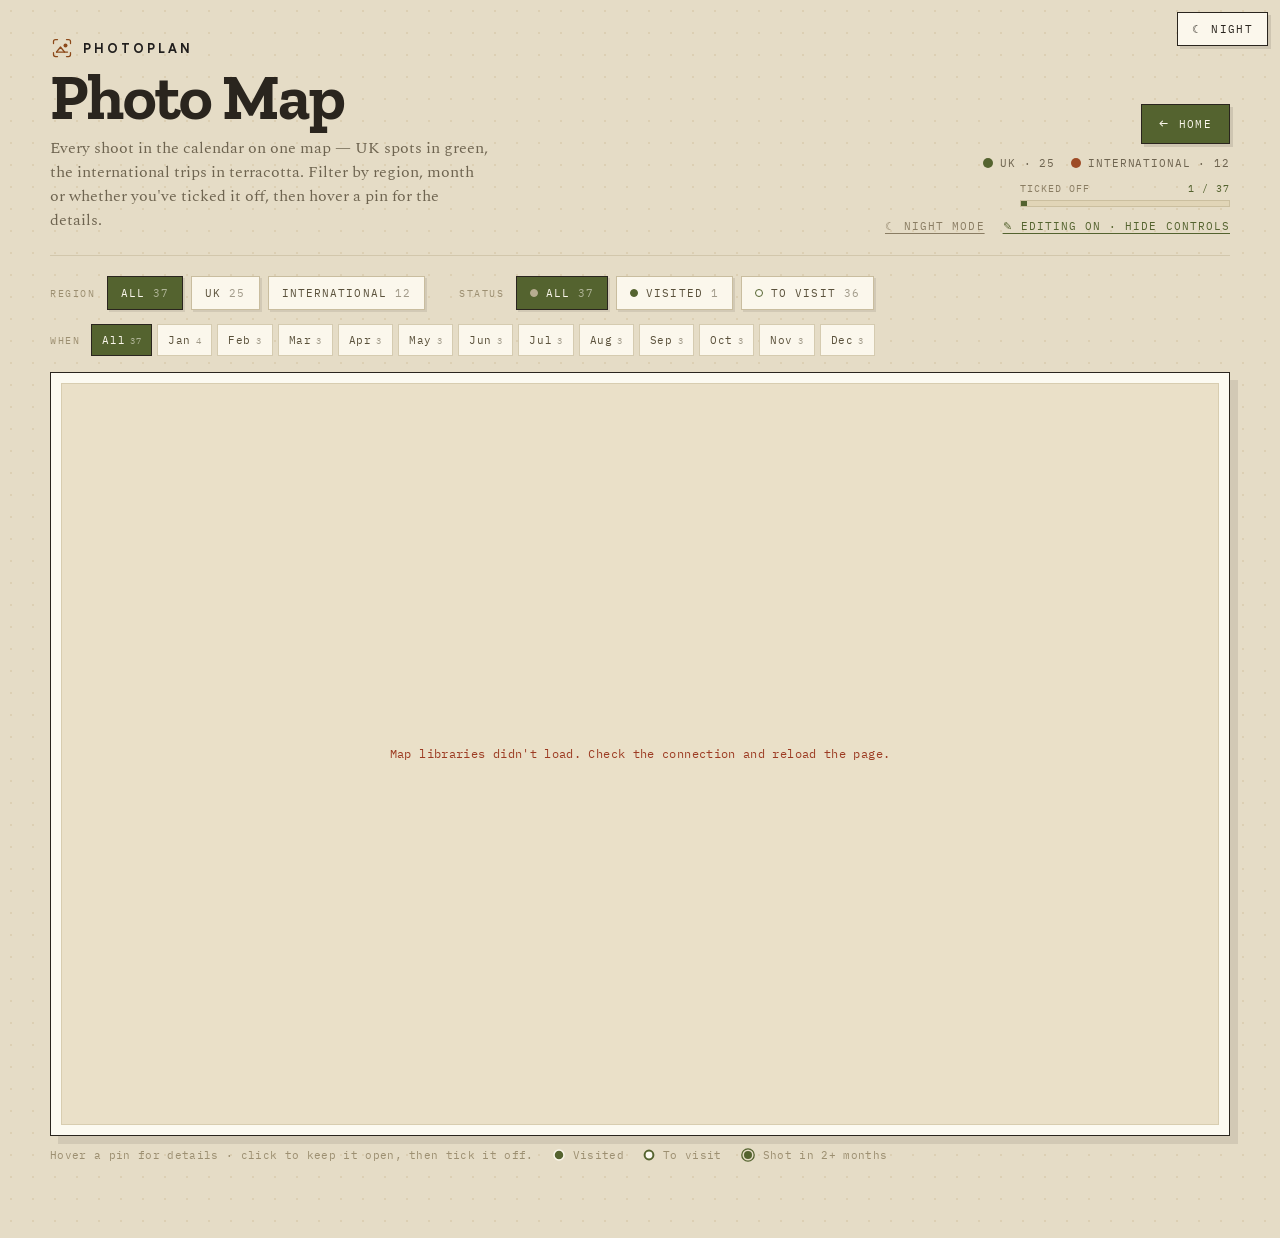
<file: design/pages/map.html>
<!DOCTYPE html>
<html lang="en">
<head>
<meta charset="utf-8">
<meta name="viewport" content="width=device-width, initial-scale=1">
<meta name="robots" content="noindex">
<title>Photoplan snapshot — Map (the map itself is drawn by d3 at runtime and is not in this snapshot)</title>
<link rel="preconnect" href="https://fonts.googleapis.com">
<link rel="preconnect" href="https://fonts.gstatic.com" crossorigin>
<link href="https://fonts.googleapis.com/css2?family=Zilla+Slab:wght@600;700&family=Spectral:wght@400&family=IBM+Plex+Mono:wght@400;500;600&display=swap" rel="stylesheet">
<style>

    /* tokens:start */
    /* Photoplan theme. Every colour in the app is one of these custom properties.
       The day values are the original design; [data-theme="night"] on <html>
       swaps them (the night switch; remembered per device in calendar:theme).
       The printable sheets always use the day values. This block is the source
       of truth: change a colour here (its day value and its night partner) and
       the whole site follows. `node design/build-reference.js` copies it to
       design/tokens.css and rebuilds the design reference. */
    :root, .print-sheet {
      /* Surfaces — page, cards, fields (day: cream paper; night: warm near-black) */
      --page: #E5DCC6; /* the page behind everything */
      --page-dot: #DCCFB3; /* dot pattern on the page */
      --paper: #FBF7EC; /* cards, buttons, dialogs — and text set on ink or green */
      --paper-bright: #FCFAF1; /* matted hero frame, map paper, round tile controls */
      --field: #FFFDF5; /* inputs and selects; glyphs on gold */
      --field-hover: #FFFFFF; /* tick button hover */
      --paper-shade: #F4EEDE; /* grid header strip, row hover */
      --paper-dim: #F1EBDB; /* dashed empty-state panels */
      --hover: #F1EAD6; /* list row hover, active search hit */
      --sunken: #EFE7D2; /* chips, tags, image slots, year boxes */
      --stripe: #E6DCC2; /* empty tile stripes */
      /* Lines — hairlines to firm borders */
      --line-faint: #EDE5D1; /* faint separators inside lists */
      --grid-line: #ECE3CD; /* calendar grid column lines */
      --line-soft: #E6DECA; /* row separators in cards */
      --rule-week: #E2D9C2; /* week rows in the grid */
      --rule-tile: #E0D6BE; /* tile photo/base divider */
      --line-chip: #DDD2B8; /* chip and tag borders */
      --line: #D2C7AC; /* the standard hairline and section rule */
      --line-strong: #C9BD9F; /* input and card borders */
      --lip: #C9BFA4; /* the 1px lip under cards */
      --line-dash: #C2B695; /* dashed outlines */
      --line-dark: #B3A988; /* firm secondary borders */
      --star-off: #C8BC9C; /* unstarred star glyph */
      /* Ink — text from strongest to faintest */
      --ink: #2A251E; /* headings, body, firm borders — and dark fills */
      --brand-ink: #201E1D; /* the PHOTOPLAN wordmark */
      --ink-body: #3B3528; /* running text in cards */
      --ink-2: #5A513B; /* secondary text, chip text */
      --ink-3: #6E6450; /* intro copy, quiet text */
      --ink-4: #7A6F58; /* tertiary */
      --muted: #8A7D63; /* small caps labels, meta */
      --label: #9C8F71; /* row labels */
      --faint: #A89A7C; /* counts, footnotes */
      --ghost: #B7AD90; /* placeholders, hints */
      /* Green — the primary accent (UK, actions, done) */
      --green: #54632F; /* primary buttons, links, UK, ticks */
      --green-deep: #46562E; /* text on green wash */
      --green-2: #5A6B2F; /* nature accent, mark-complete */
      --green-wash: #E4E8D0; /* green tint behind chips and flags */
      --green-line: #C9D4A8; /* link underlines */
      /* Terracotta & danger (International, warnings, delete) */
      --terra: #9E4B26; /* International, glyph accents */
      --terra-wash: #F1DECF; /* International tint */
      --danger: #9C3B22; /* delete, restore, errors */
      --danger-line: #D9B3A6; /* danger outlines */
      --alert-bg: #F3E3D6; /* the sync banner */
      --alert-ink: #7A3A22; /* the sync banner text */
      /* Gold & amber (stars, photo ops, meteors) */
      --gold: #C9971C; /* print star, photos-taken bars */
      --gold-deep: #8A6D1C; /* star outline */
      --amber: #C7902F; /* photo-op accent */
      --amber-ink: #8A5A1B; /* meteor text */
      --amber-wash: #F1E4C6; /* meteor tint */
      /* Slate (trips, moon) */
      --slate: #3F6A80; /* trip accent */
      --slate-ink: #2E4A5C; /* trip text */
      --slate-wash: #DCE3E8; /* trip tint */
      --slate-line: #B9C7D1; /* trip pill border */
      --slate-muted: #6E8494; /* trip pill dates */
      --moon-ink: #3A4259; /* full-moon text */
      --moon-wash: #E6E3D4; /* moon chips */
      --newmoon-ink: #3B3526; /* new-moon text */
      /* Event tints (eclipse, nature, season, holidays) */
      --eclipse-wash: #EFD9CB; /* eclipse chips */
      --nature-wash: #DEE3C5; /* nature bars */
      --season-wash: #E5E2D2; /* season bars */
      --season-accent: #9A8C6E; /* season and holiday accent */
      --holiday-wash: #EAE4D3; /* bank holidays, named days */
      /* Custom event palettes (wash, text, accent) */
      --plum-wash: #E6DCE4;
      --plum-ink: #5C3A56;
      --plum: #7C4E74;
      --teal-wash: #D8E4E0;
      --teal-ink: #2F5A52;
      --teal: #3E7A6E;
      --denim-wash: #DAE0EA;
      --denim-ink: #33465E;
      --denim: #46618A;
      --clay-wash: #EADFD0;
      --clay-ink: #6E4A2A;
      --clay: #8A5E36;
      --moss-wash: #E0E4CE;
      --moss-ink: #4A5526;
      --moss: #6B7A35;
      --stone-wash: #E0E0DE;
      --stone-ink: #44484E;
      --stone: #5C636B;
      /* Map page */
      --map-sea: #EAE0C8; /* sea and map backdrop */
      --map-sea-dot: #D6C8A5; /* loading dots */
      --map-land: #E1D5B7; /* countries, progress track */
      --map-land-line: #C5B78F; /* coastlines */
      --map-graticule: #D6CAAC; /* graticule */
      --map-frame: #D8CDB0; /* map frame */
      --map-chip-line: #D5CBB0; /* month chip border */
      --map-track-line: #CBBF9F; /* progress bar border */
      --map-hint: #B0A487; /* card hint */
      /* Shadows, scrims, focus rings, glass */
      --shadow-07: rgba(42,37,30,0.07);
      --shadow-08: rgba(42,37,30,0.08);
      --shadow-10: rgba(42,37,30,0.10);
      --shadow-12: rgba(42,37,30,0.12);
      --shadow-14: rgba(42,37,30,0.14);
      --shadow-16: rgba(42,37,30,0.16);
      --shadow-18: rgba(42,37,30,0.18);
      --shadow-20: rgba(42,37,30,0.20);
      --shadow-28: rgba(42,37,30,0.28);
      --scrim: rgba(42,37,30,0.34);
      --focus-ring: rgba(84,99,47,0.22);
      --focus-ring-strong: rgba(84,99,47,0.35);
      --focus-ring-photo: rgba(84,99,47,0.6);
      --drop-tint: rgba(84,99,47,0.08);
      --paper-a92: rgba(251,247,236,0.92);
      --paper-a86: rgba(251,247,236,0.86);
      /* On photographs and in the lightbox — the same day and night */
      --photo-veil-55: rgba(42,37,30,0.55);
      --photo-veil-60: rgba(42,37,30,0.6);
      --photo-veil-78: rgba(42,37,30,0.78);
      --photo-veil-80: rgba(42,37,30,0.8);
      --photo-veil-80b: rgba(42,37,30,0.80);
      --photo-glass-14: rgba(251,247,236,0.14);
      --photo-glass-50: rgba(251,247,236,0.5);
      --lb-scrim: rgba(20,18,14,0.88);
      --lb-glass-12: rgba(251,247,236,0.12);
      --lb-glass-22: rgba(251,247,236,0.22);
      --lb-glass-40: rgba(251,247,236,0.4);
      --on-photo: #FBF7EC; /* text and glyphs set on a photograph or the lightbox */
      --on-photo-active: #54632F; /* the focus-point button while active */
      color-scheme: light;
    }
    :root[data-theme="night"] {
      /* Surfaces */
      --page: #14120F;
      --page-dot: #1D1A15;
      --paper: #201D18;
      --paper-bright: #25221C;
      --field: #181612;
      --field-hover: #2E2A22;
      --paper-shade: #27231C;
      --paper-dim: #1B1915;
      --hover: #2C2820;
      --sunken: #2E2A22;
      --stripe: #272319;
      /* Lines */
      --line-faint: #2A261F;
      --grid-line: #2A261F;
      --line-soft: #322D25;
      --rule-week: #302B23;
      --rule-tile: #332E25;
      --line-chip: #3B362C;
      --line: #3F392E;
      --line-strong: #4B4538;
      --lip: #0D0C0A;
      --line-dash: #504939;
      --line-dark: #5F5747;
      --star-off: #5A5343;
      /* Ink */
      --ink: #EFE8D8;
      --brand-ink: #F3EDE0;
      --ink-body: #DDD5C3;
      --ink-2: #C4BBA6;
      --ink-3: #B0A68F;
      --ink-4: #A2987F;
      --muted: #968C74;
      --label: #8A8069;
      --faint: #7B725D;
      --ghost: #645C4B;
      /* Green */
      --green: #A8BD74;
      --green-deep: #BCCB91;
      --green-2: #A0B56B;
      --green-wash: #2A3120;
      --green-line: #4C5A34;
      /* Terracotta & danger */
      --terra: #E08A5F;
      --terra-wash: #3A261C;
      --danger: #E5795C;
      --danger-line: #6E3A2C;
      --alert-bg: #33211A;
      --alert-ink: #EBA58E;
      /* Gold & amber */
      --gold: #C9971C;
      --gold-deep: #8A6D1C;
      --amber: #D9A441;
      --amber-ink: #E3B565;
      --amber-wash: #3A2E18;
      /* Slate */
      --slate: #7FB0C9;
      --slate-ink: #A9CBDD;
      --slate-wash: #1F2B33;
      --slate-line: #3A4D5A;
      --slate-muted: #7E97A8;
      --moon-ink: #AEB8D4;
      --moon-wash: #2B2A24;
      --newmoon-ink: #DDD5C3;
      /* Event tints */
      --eclipse-wash: #3A2618;
      --nature-wash: #2B3222;
      --season-wash: #2C2A22;
      --season-accent: #A39676;
      --holiday-wash: #2D2A21;
      /* Custom event palettes */
      --plum-wash: #31272F;
      --plum-ink: #C6A5BF;
      --plum: #BB93B3;
      --teal-wash: #222D2A;
      --teal-ink: #90B4AC;
      --teal: #76A59A;
      --denim-wash: #262B34;
      --denim-ink: #A3B4CB;
      --denim: #8BA3C7;
      --clay-wash: #33291A;
      --clay-ink: #C3A287;
      --clay: #BA9474;
      --moss-wash: #2A2D17;
      --moss-ink: #A7B28A;
      --moss: #919E68;
      --stone-wash: #2B2B29;
      --stone-ink: #ADB1B7;
      --stone: #9BA1A8;
      /* Map page */
      --map-sea: #161513;
      --map-sea-dot: #22201B;
      --map-land: #2B2720;
      --map-land-line: #4A4436;
      --map-graticule: #2A2721;
      --map-frame: #3A352B;
      --map-chip-line: #3F392E;
      --map-track-line: #4B4538;
      --map-hint: #6C6452;
      /* Shadows, scrims, focus rings, glass */
      --shadow-07: rgba(0,0,0,0.30);
      --shadow-08: rgba(0,0,0,0.32);
      --shadow-10: rgba(0,0,0,0.36);
      --shadow-12: rgba(0,0,0,0.40);
      --shadow-14: rgba(0,0,0,0.44);
      --shadow-16: rgba(0,0,0,0.48);
      --shadow-18: rgba(0,0,0,0.52);
      --shadow-20: rgba(0,0,0,0.55);
      --shadow-28: rgba(0,0,0,0.60);
      --scrim: rgba(0,0,0,0.62);
      --focus-ring: rgba(168,189,116,0.30);
      --focus-ring-strong: rgba(168,189,116,0.42);
      --focus-ring-photo: rgba(84,99,47,0.6);
      --drop-tint: rgba(168,189,116,0.10);
      --paper-a92: rgba(32,29,24,0.92);
      --paper-a86: rgba(32,29,24,0.86);
      color-scheme: dark;
    }
    :root[data-theme="night"] .print-sheet { color-scheme: light; }
    /* tokens:end */
    /* Night mode extras: the mini map's tiles are dimmed and its controls
       follow the theme; the logo mark swaps to its on-dark version (LogoMark). */
    :root[data-theme="night"] .leaflet-tile-pane { filter: invert(1) hue-rotate(180deg) brightness(.85) contrast(.88) saturate(.55); }
    :root[data-theme="night"] .leaflet-container { background: var(--sunken); }
    :root[data-theme="night"] .leaflet-bar a { background: var(--paper); color: var(--ink); border-bottom-color: var(--line); }
    :root[data-theme="night"] .leaflet-bar a:hover { background: var(--hover); }
    :root[data-theme="night"] .leaflet-control-attribution { background: var(--paper-a86); color: var(--muted); }
    :root[data-theme="night"] .leaflet-control-attribution a { color: var(--green); }
    :root[data-theme="night"] .leaflet-tooltip { background: var(--paper); color: var(--ink); border-color: var(--line-strong); }
    .logo-night { display: none !important; }
    :root[data-theme="night"] .logo-day { display: none !important; }
    :root[data-theme="night"] .logo-night { display: block !important; }
    :root[data-theme="night"] .print-sheet .logo-day { display: block !important; }
    :root[data-theme="night"] .print-sheet .logo-night { display: none !important; }
    /* Brand fonts from the logo pack, self-hosted. Figtree is the wordmark
       face (per the lockup SVGs); Caprasimo is included for future use. */
    @font-face { font-family: 'Figtree'; src: url('[data-uri]') format('woff2'); font-weight: 300 900; font-display: swap; }
    *, *::before, *::after { box-sizing: border-box; }
    html, body { margin: 0; padding: 0; }
    body { background: var(--page); }
    ::selection { background: var(--green); color: var(--paper); }
    [contenteditable] { outline: none; }
    [contenteditable]:focus { box-shadow: 0 0 0 2px var(--focus-ring-strong); background: var(--field); border-radius: 3px; }
    /* Keyboard focus ring for everything clickable (role=button divs included). */
    button:focus-visible, a:focus-visible, select:focus-visible, [role=button]:focus-visible { outline: 2px solid var(--green); outline-offset: 2px; }
    .map-link:hover { color: var(--ink) !important; border-color: var(--ink) !important; }
    .btn-hover:hover { transform: translate(-1px,-1px); box-shadow: 4px 4px 0 var(--shadow-16) !important; }
    .btn-hover:active { transform: translate(2px,2px); box-shadow: 1px 1px 0 var(--shadow-12) !important; }
    .tile:hover { transform: translateY(-3px); box-shadow: 0 6px 16px var(--shadow-12) !important; }
    .ev-chip:hover { box-shadow: 0 2px 6px var(--shadow-28); filter: brightness(1.03); }
    .loc-row:hover { background: var(--paper-shade) !important; }
    .month-link:hover { opacity: 0.65; }
    .year-link:hover { color: var(--green) !important; }
    .year-pick:hover select, .year-pick select:focus-visible { color: var(--green) !important; border-bottom-color: var(--green) !important; }
    .del-btn:hover { background: var(--danger) !important; color: var(--paper) !important; border-color: var(--danger) !important; }
    .add-ev-btn:hover { transform: translate(-1px,-1px); box-shadow: 3px 3px 0 var(--shadow-16) !important; }
    .add-ev-btn:active { transform: translate(1px,1px); box-shadow: 1px 1px 0 var(--shadow-12) !important; }
    .save-btn:hover { transform: translate(-1px,-1px); box-shadow: 4px 4px 0 var(--shadow-18) !important; }
    .save-btn:active { transform: translate(2px,2px); box-shadow: 1px 1px 0 var(--shadow-12) !important; }
    .close-btn:hover { background: var(--sunken) !important; color: var(--ink) !important; }
    .tick-btn:hover { border-color: var(--green) !important; background: var(--field-hover) !important; }
    .region-uk:hover { background: var(--green) !important; color: var(--paper) !important; }
    .region-int:hover { background: var(--terra) !important; color: var(--paper) !important; }
    .done-toggle:hover { background: var(--green-wash) !important; border-color: var(--green) !important; }
    .image-slot { position: relative; display: flex; align-items: center; justify-content: center; background: var(--sunken); overflow: hidden; cursor: default; }
    .image-slot.drag-over { background: var(--green-wash); outline: 2px dashed var(--green); }
    .image-slot img { position: absolute; inset: 0; width: 100%; height: 100%; object-fit: cover; }
    .image-slot .placeholder-text { font-family: 'IBM Plex Mono', monospace; font-size: 11px; color: var(--faint); letter-spacing: .06em; text-align: center; padding: 12px; pointer-events: none; z-index: 1; }
    .image-slot .drop-hint { display: none; }
    .image-slot:hover .drop-hint { display: block; }
    input[type=number]::-webkit-inner-spin-button { -webkit-appearance: auto; }
    input:focus { border-color: var(--green) !important; box-shadow: 0 0 0 2px var(--focus-ring) !important; }
    .kind-btn:hover { filter: brightness(0.97); }
    .loc-pick:hover { border-color: var(--green) !important; }
    .hero-caption { position: absolute; left: 0; bottom: 0; z-index: 5; max-width: 88%; background: #000; color: #fff; font-family: 'IBM Plex Mono', monospace; font-size: 13px; line-height: 1.4; padding: 6px 11px; letter-spacing: .02em; }
    .hero-caption:empty::before { content: attr(data-ph); color: #B7B0A2; }
    .hero-caption:focus { outline: none; background: #000 !important; color: #fff !important; border-radius: 0 !important; box-shadow: 0 0 0 2px var(--focus-ring-photo); }
    .slide-fade { animation: heroFade .9s ease; }
    @keyframes heroFade { from { opacity: 0; } to { opacity: 1; } }
    .year-input:empty::before { content: 'YY'; color: var(--ghost); }
    .coord-input:empty::before { content: 'paste latitude, longitude'; color: var(--ghost); }
    .kit-view:hover span { border-color: var(--green); }
    .tag-input:empty::before { content: 'Label'; color: var(--ghost); }
    .ig-link:hover { color: var(--terra) !important; }
    input[type=search]::-webkit-search-decoration, input[type=search]::-webkit-search-cancel-button { -webkit-appearance: none; }
    .quiet-link:hover { color: var(--green) !important; }
    .backup-row:hover { background: var(--paper-shade) !important; }
    .check-x { opacity: 0; transition: opacity .15s; }
    .check-row:hover .check-x, .check-x:focus-visible { opacity: 1; }
    @media (hover: none) { .check-x { opacity: .7; } }
    .trip-card:hover { border-color: var(--line-dark) !important; }
    input[type=date].pp-date { appearance: none; -webkit-appearance: none; }
    .area-input:empty::before { content: 'Area'; color: var(--ghost); }
    .country-input:empty::before { content: 'Country'; color: var(--ghost); }
    .lb-btn:hover { background: var(--lb-glass-22) !important; }
    .gal-tab:hover { color: var(--ink) !important; }
    .pause-btn:hover { background: var(--photo-veil-78) !important; }
    .pause-btn:active { transform: scale(0.94); }
    /* The owner's optional handle in the corner of the large photos (data[0].photoCredit). */
    .photo-credit { position: absolute; z-index: 5; font-family: 'IBM Plex Mono', monospace; font-size: 11px; letter-spacing: .06em; line-height: 1; color: var(--on-photo); opacity: .9; text-shadow: 0 1px 2px rgba(0,0,0,0.7), 0 0 6px rgba(0,0,0,0.35); pointer-events: none; user-select: none; white-space: nowrap; }
    .map-chip:hover { transform: translate(-1px,-1px); box-shadow: 3px 3px 0 var(--shadow-14) !important; }
    .map-monthchip:hover { border-color: var(--ink) !important; }
    .map-iconbtn:hover { transform: translate(-1px,-1px); box-shadow: 3px 3px 0 var(--shadow-18) !important; }
    .map-iconbtn:active { transform: translate(1px,1px); box-shadow: 1px 1px 0 var(--shadow-12) !important; }
    .map-shootrow:hover { background: var(--hover) !important; }
    .map-close:hover { color: var(--ink) !important; background: var(--sunken) !important; border-color: var(--line) !important; }
    .map-visitbtn:hover { transform: translate(-1px,-1px); box-shadow: 3px 3px 0 var(--shadow-16) !important; }
    @keyframes mapPulse { 0%,100% { opacity: .45; } 50% { opacity: .9; } }
    /* ── Print view ── A4-landscape sheets (281×193mm inside 8mm margins). On
       screen they preview as bordered pages kept in proportion by aspect-ratio;
       when printing, the app chrome hides, each sheet is forced to exactly one
       page, and colours print as shown. A sheet is a flex column so a grid page
       can fill its height. */
    .print-sheet { position: relative; display: flex; flex-direction: column; width: 281mm; max-width: 100%; aspect-ratio: 281 / 193; margin: 0 auto 8px; background: #fff; border: 1px solid var(--line); box-shadow: 0 2px 12px var(--shadow-10); overflow: hidden; break-after: page; page-break-after: always; break-inside: avoid; }
    .print-sheet.pad { padding: 7mm 7mm 6mm; }
    .print-sheet:last-child { break-after: auto; page-break-after: auto; }
    .print-label { width: 281mm; max-width: 100%; margin: 18px auto 6px; font-family: 'IBM Plex Mono', monospace; font-size: 10px; letter-spacing: .16em; text-transform: uppercase; color: var(--faint); }
    @page { size: A4 landscape; margin: 8mm; }
    @media print {
      body { background: #fff; }
      .no-print { display: none !important; }
      .app-shell { background: #fff !important; background-image: none !important; padding: 0 !important; }
      .print-sheet { width: 281mm !important; height: 193mm !important; max-width: none !important; aspect-ratio: auto !important; border: none !important; box-shadow: none !important; margin: 0 !important; }
      .print-sheet, .print-sheet * { -webkit-print-color-adjust: exact; print-color-adjust: exact; }
    }

</style>
</head>
<body>
<!-- Generated 2026-11-17 from index.html by design/build-reference.js — sample data only. Static snapshot of the rendered page: real markup and inline styles, no scripts. -->
<button id="ref-theme" onclick="var r=document.documentElement;if(r.getAttribute('data-theme')==='night'){r.removeAttribute('data-theme');this.textContent='☾ Night'}else{r.setAttribute('data-theme','night');this.textContent='☀ Day'}" style="position:fixed;top:12px;right:12px;z-index:999;height:34px;padding:0 14px;background:var(--paper);color:var(--ink);border:1px solid var(--ink);font-family:'IBM Plex Mono',monospace;font-size:11px;letter-spacing:.12em;text-transform:uppercase;cursor:pointer;box-shadow:3px 3px 0 var(--shadow-12)">☾ Night</button>
<div class="app-shell" style="min-height: 100vh; background-image: radial-gradient(var(--page-dot) 0.8px, transparent 0.8px); background-position-x: ; background-position-y: ; background-size: 22px 22px; background-repeat: ; background-attachment: ; background-origin: ; background-clip: ; background-color: ; color: var(--ink); font-family: Spectral, Georgia, serif; padding: 36px 26px 70px;"><div style="max-width: 1180px; margin: 0px auto;"><div style="padding-bottom: 6px;"><div style="display: flex; justify-content: space-between; align-items: flex-end; gap: 24px; flex-wrap: wrap;"><div><div role="button" tabindex="0" title="Back to the home page" style="display: inline-flex; align-items: center; gap: 9px; cursor: pointer;"><img class="logo-day" src="data:image/svg+xml,%3Csvg%20xmlns%3D%22http%3A%2F%2Fwww.w3.org%2F2000%2Fsvg%22%20viewBox%3D%220%200%2096%2096%22%20fill%3D%22none%22%3E%3Cpath%20d%3D%22M14%2030%20V22%20Q14%2014%2022%2014%20H30%22%20stroke%3D%22%238c491a%22%20stroke-width%3D%225%22%20stroke-linecap%3D%22round%22%20fill%3D%22none%22%3E%3C%2Fpath%3E%3Cpath%20d%3D%22M66%2014%20H74%20Q82%2014%2082%2022%20V30%22%20stroke%3D%22%238c491a%22%20stroke-width%3D%225%22%20stroke-linecap%3D%22round%22%20fill%3D%22none%22%3E%3C%2Fpath%3E%3Cpath%20d%3D%22M82%2066%20V74%20Q82%2082%2074%2082%20H66%22%20stroke%3D%22%238c491a%22%20stroke-width%3D%225%22%20stroke-linecap%3D%22round%22%20fill%3D%22none%22%3E%3C%2Fpath%3E%3Cpath%20d%3D%22M30%2082%20H22%20Q14%2082%2014%2074%20V66%22%20stroke%3D%22%238c491a%22%20stroke-width%3D%225%22%20stroke-linecap%3D%22round%22%20fill%3D%22none%22%3E%3C%2Fpath%3E%3Ccircle%20cx%3D%2262%22%20cy%3D%2238%22%20r%3D%228%22%20fill%3D%22%238c491a%22%3E%3C%2Fcircle%3E%3Cpath%20d%3D%22M26%2064%20L42%2044%20L58%2064%22%20stroke%3D%22%238c491a%22%20stroke-width%3D%225%22%20stroke-linecap%3D%22round%22%20stroke-linejoin%3D%22round%22%20fill%3D%22none%22%3E%3C%2Fpath%3E%3Cline%20x1%3D%2226%22%20y1%3D%2264%22%20x2%3D%2270%22%20y2%3D%2264%22%20stroke%3D%22%238c491a%22%20stroke-width%3D%225%22%20stroke-linecap%3D%22round%22%3E%3C%2Fline%3E%3C%2Fsvg%3E" alt="" style="height: 24px; width: auto; display: block;"><img class="logo-night" src="data:image/svg+xml,%3Csvg%20xmlns%3D%22http%3A%2F%2Fwww.w3.org%2F2000%2Fsvg%22%20viewBox%3D%220%200%2096%2096%22%20fill%3D%22none%22%3E%3Cpath%20d%3D%22M14%2030%20V22%20Q14%2014%2022%2014%20H30%22%20stroke%3D%22%23f6a06b%22%20stroke-width%3D%225%22%20stroke-linecap%3D%22round%22%20fill%3D%22none%22%3E%3C%2Fpath%3E%3Cpath%20d%3D%22M66%2014%20H74%20Q82%2014%2082%2022%20V30%22%20stroke%3D%22%23f6a06b%22%20stroke-width%3D%225%22%20stroke-linecap%3D%22round%22%20fill%3D%22none%22%3E%3C%2Fpath%3E%3Cpath%20d%3D%22M82%2066%20V74%20Q82%2082%2074%2082%20H66%22%20stroke%3D%22%23f6a06b%22%20stroke-width%3D%225%22%20stroke-linecap%3D%22round%22%20fill%3D%22none%22%3E%3C%2Fpath%3E%3Cpath%20d%3D%22M30%2082%20H22%20Q14%2082%2014%2074%20V66%22%20stroke%3D%22%23f6a06b%22%20stroke-width%3D%225%22%20stroke-linecap%3D%22round%22%20fill%3D%22none%22%3E%3C%2Fpath%3E%3Ccircle%20cx%3D%2262%22%20cy%3D%2238%22%20r%3D%228%22%20fill%3D%22%23f6a06b%22%3E%3C%2Fcircle%3E%3Cpath%20d%3D%22M26%2064%20L42%2044%20L58%2064%22%20stroke%3D%22%23f6a06b%22%20stroke-width%3D%225%22%20stroke-linecap%3D%22round%22%20stroke-linejoin%3D%22round%22%20fill%3D%22none%22%3E%3C%2Fpath%3E%3Cline%20x1%3D%2226%22%20y1%3D%2264%22%20x2%3D%2270%22%20y2%3D%2264%22%20stroke%3D%22%23f6a06b%22%20stroke-width%3D%225%22%20stroke-linecap%3D%22round%22%3E%3C%2Fline%3E%3C%2Fsvg%3E" alt="" style="height: 24px; width: auto; display: block;"><div style="font-family: Figtree, system-ui, sans-serif; font-weight: 700; font-size: 12.5px; letter-spacing: 0.24em; text-transform: uppercase; color: var(--brand-ink);">Photoplan</div></div><h1 style="margin: 4px 0px 0px; font-family: &quot;Zilla Slab&quot;, serif; font-weight: 700; font-size: clamp(40px, 6vw, 64px); line-height: 0.82; color: var(--ink); letter-spacing: -0.015em;">Photo Map</h1><div title="Click to edit" style="margin-top: 12px; margin-left: -4px; margin-right: -4px; font-size: 16px; color: var(--ink-3); max-width: 56ch; line-height: 1.5; cursor: text; outline: none; border-radius: 3px; padding: 1px 4px;">Every shoot in the calendar on one map — UK spots in green, the international trips in terracotta. Filter by region, month or whether you've ticked it off, then hover a pin for the details.</div></div><div style="display: flex; flex-direction: column; align-items: flex-end; gap: 12px;"><button class="btn-hover" style="height: 40px; border: 1px solid var(--ink); cursor: pointer; font-family: &quot;IBM Plex Mono&quot;, monospace; font-size: 11px; letter-spacing: 0.12em; text-transform: uppercase; box-shadow: 3px 3px 0 var(--shadow-12); background: var(--green); color: var(--paper); display: inline-flex; align-items: center; gap: 9px; padding: 0px 17px;"><span style="font-size: 15px; line-height: 1; margin-top: -1px;">←</span> Home</button><div style="display: flex; gap: 16px; align-items: center; font-family: &quot;IBM Plex Mono&quot;, monospace; font-size: 11px; letter-spacing: 0.08em; color: var(--ink-3);"><span style="display: flex; align-items: center; gap: 7px;"><span style="width: 10px; height: 10px; border-radius: 50%; background: var(--green); display: inline-block;"></span>UK · 25</span><span style="display: flex; align-items: center; gap: 7px;"><span style="width: 10px; height: 10px; border-radius: 50%; background: var(--terra); display: inline-block;"></span>INTERNATIONAL · 12</span></div><div style="width: 210px; max-width: 340px;"><div style="display: flex; justify-content: space-between; align-items: baseline; font-family: &quot;IBM Plex Mono&quot;, monospace; font-size: 10px; letter-spacing: 0.1em; text-transform: uppercase; color: var(--muted); margin-bottom: 5px;"><span>Ticked off</span><span style="color: var(--green);">1 / 37</span></div><div style="height: 7px; background: var(--map-land); border: 1px solid var(--map-track-line); position: relative; overflow: hidden;"><div style="position: absolute; inset: 0px auto 0px 0px; width: 3%; background: var(--green);"></div></div></div><span style="display: inline-flex; align-items: center; gap: 6px 18px; flex-wrap: wrap; justify-content: flex-end;"><button class="quiet-link" aria-pressed="false" title="Dark colours for the field at night — easier on the eyes and on night vision" style="background: none; border-width: medium; border-style: none; border-color: currentcolor; border-image: none; padding: 0px; cursor: pointer; font-family: &quot;IBM Plex Mono&quot;, monospace; font-size: 10.5px; letter-spacing: 0.1em; text-transform: uppercase; color: var(--muted); text-decoration: underline; text-underline-offset: 3px; white-space: nowrap;">☾ Night mode</button><button title="Hide the editing controls and view the page as a visitor sees it" style="background: none; border-width: medium; border-style: none; border-color: currentcolor; border-image: none; padding: 0px; cursor: pointer; font-family: &quot;IBM Plex Mono&quot;, monospace; font-size: 10.5px; letter-spacing: 0.1em; text-transform: uppercase; color: var(--green); text-decoration: underline; text-underline-offset: 3px;">✎ Editing on · hide controls</button></span></div></div><div style="height: 1px; background: var(--line); margin: 22px 0px 20px;"></div><div style="display: flex; flex-direction: column; gap: 14px; margin-bottom: 16px;"><div style="display: flex; gap: 20px 34px; flex-wrap: wrap; align-items: center;"><div style="display: flex; align-items: center; gap: 11px;"><span style="font-family: &quot;IBM Plex Mono&quot;, monospace; font-size: 10px; letter-spacing: 0.16em; text-transform: uppercase; color: var(--label);">Region</span><div style="display: flex; gap: 8px; flex-wrap: wrap;"><button class="map-chip" style="display: inline-flex; align-items: center; gap: 8px; height: 34px; padding: 0px 13px; background: var(--green); color: var(--paper); border: 1px solid var(--ink); font-family: &quot;IBM Plex Mono&quot;, monospace; font-size: 11px; letter-spacing: 0.1em; text-transform: uppercase; cursor: pointer; box-shadow: 2px 2px 0 var(--shadow-10);">All <span style="opacity: 0.55;">37</span></button><button class="map-chip" style="display: inline-flex; align-items: center; gap: 8px; height: 34px; padding: 0px 13px; background: var(--paper); color: var(--ink-2); border: 1px solid var(--line-strong); font-family: &quot;IBM Plex Mono&quot;, monospace; font-size: 11px; letter-spacing: 0.1em; text-transform: uppercase; cursor: pointer; box-shadow: 2px 2px 0 var(--shadow-10);">UK <span style="opacity: 0.55;">25</span></button><button class="map-chip" style="display: inline-flex; align-items: center; gap: 8px; height: 34px; padding: 0px 13px; background: var(--paper); color: var(--ink-2); border: 1px solid var(--line-strong); font-family: &quot;IBM Plex Mono&quot;, monospace; font-size: 11px; letter-spacing: 0.1em; text-transform: uppercase; cursor: pointer; box-shadow: 2px 2px 0 var(--shadow-10);">International <span style="opacity: 0.55;">12</span></button></div></div><div style="display: flex; align-items: center; gap: 11px;"><span style="font-family: &quot;IBM Plex Mono&quot;, monospace; font-size: 10px; letter-spacing: 0.16em; text-transform: uppercase; color: var(--label);">Status</span><div style="display: flex; gap: 8px; flex-wrap: wrap;"><button class="map-chip" style="display: inline-flex; align-items: center; gap: 8px; height: 34px; padding: 0px 13px; background: var(--green); color: var(--paper); border: 1px solid var(--ink); font-family: &quot;IBM Plex Mono&quot;, monospace; font-size: 11px; letter-spacing: 0.1em; text-transform: uppercase; cursor: pointer; box-shadow: 2px 2px 0 var(--shadow-10);"><span style="display: inline-flex; width: 8px; height: 8px; border-radius: 50%; background: var(--ghost); border: 1.5px solid var(--ghost);"></span>All <span style="opacity: 0.55;">37</span></button><button class="map-chip" style="display: inline-flex; align-items: center; gap: 8px; height: 34px; padding: 0px 13px; background: var(--paper); color: var(--ink-2); border: 1px solid var(--line-strong); font-family: &quot;IBM Plex Mono&quot;, monospace; font-size: 11px; letter-spacing: 0.1em; text-transform: uppercase; cursor: pointer; box-shadow: 2px 2px 0 var(--shadow-10);"><span style="display: inline-flex; width: 8px; height: 8px; border-radius: 50%; background: var(--green); border: 1.5px solid var(--green);"></span>Visited <span style="opacity: 0.55;">1</span></button><button class="map-chip" style="display: inline-flex; align-items: center; gap: 8px; height: 34px; padding: 0px 13px; background: var(--paper); color: var(--ink-2); border: 1px solid var(--line-strong); font-family: &quot;IBM Plex Mono&quot;, monospace; font-size: 11px; letter-spacing: 0.1em; text-transform: uppercase; cursor: pointer; box-shadow: 2px 2px 0 var(--shadow-10);"><span style="display: inline-flex; width: 8px; height: 8px; border-radius: 50%; background: var(--paper-bright); border: 1.5px solid var(--green);"></span>To visit <span style="opacity: 0.55;">36</span></button></div></div></div><div style="display: flex; align-items: center; gap: 11px; min-width: 0px;"><span style="font-family: &quot;IBM Plex Mono&quot;, monospace; font-size: 10px; letter-spacing: 0.16em; text-transform: uppercase; color: var(--label); flex: 0 0 auto;">When</span><div style="display: flex; gap: 5px; flex-wrap: wrap;"><button class="map-monthchip" title="All months" style="position: relative; display: inline-flex; align-items: center; justify-content: center; gap: 5px; height: 32px; padding: 0px 10px; background: var(--green); color: var(--paper); border: 1px solid var(--ink); font-family: &quot;IBM Plex Mono&quot;, monospace; font-size: 11px; letter-spacing: 0.05em; cursor: pointer;">All<span style="font-size: 9px; opacity: 0.55;">37</span></button><button class="map-monthchip" title="January" style="position: relative; display: inline-flex; align-items: center; justify-content: center; gap: 5px; height: 32px; padding: 0px 10px; background: var(--paper); color: var(--ink-2); border: 1px solid var(--map-chip-line); font-family: &quot;IBM Plex Mono&quot;, monospace; font-size: 11px; letter-spacing: 0.05em; cursor: pointer;">Jan<span style="font-size: 9px; opacity: 0.55;">4</span></button><button class="map-monthchip" title="February" style="position: relative; display: inline-flex; align-items: center; justify-content: center; gap: 5px; height: 32px; padding: 0px 10px; background: var(--paper); color: var(--ink-2); border: 1px solid var(--map-chip-line); font-family: &quot;IBM Plex Mono&quot;, monospace; font-size: 11px; letter-spacing: 0.05em; cursor: pointer;">Feb<span style="font-size: 9px; opacity: 0.55;">3</span></button><button class="map-monthchip" title="March" style="position: relative; display: inline-flex; align-items: center; justify-content: center; gap: 5px; height: 32px; padding: 0px 10px; background: var(--paper); color: var(--ink-2); border: 1px solid var(--map-chip-line); font-family: &quot;IBM Plex Mono&quot;, monospace; font-size: 11px; letter-spacing: 0.05em; cursor: pointer;">Mar<span style="font-size: 9px; opacity: 0.55;">3</span></button><button class="map-monthchip" title="April" style="position: relative; display: inline-flex; align-items: center; justify-content: center; gap: 5px; height: 32px; padding: 0px 10px; background: var(--paper); color: var(--ink-2); border: 1px solid var(--map-chip-line); font-family: &quot;IBM Plex Mono&quot;, monospace; font-size: 11px; letter-spacing: 0.05em; cursor: pointer;">Apr<span style="font-size: 9px; opacity: 0.55;">3</span></button><button class="map-monthchip" title="May" style="position: relative; display: inline-flex; align-items: center; justify-content: center; gap: 5px; height: 32px; padding: 0px 10px; background: var(--paper); color: var(--ink-2); border: 1px solid var(--map-chip-line); font-family: &quot;IBM Plex Mono&quot;, monospace; font-size: 11px; letter-spacing: 0.05em; cursor: pointer;">May<span style="font-size: 9px; opacity: 0.55;">3</span></button><button class="map-monthchip" title="June" style="position: relative; display: inline-flex; align-items: center; justify-content: center; gap: 5px; height: 32px; padding: 0px 10px; background: var(--paper); color: var(--ink-2); border: 1px solid var(--map-chip-line); font-family: &quot;IBM Plex Mono&quot;, monospace; font-size: 11px; letter-spacing: 0.05em; cursor: pointer;">Jun<span style="font-size: 9px; opacity: 0.55;">3</span></button><button class="map-monthchip" title="July" style="position: relative; display: inline-flex; align-items: center; justify-content: center; gap: 5px; height: 32px; padding: 0px 10px; background: var(--paper); color: var(--ink-2); border: 1px solid var(--map-chip-line); font-family: &quot;IBM Plex Mono&quot;, monospace; font-size: 11px; letter-spacing: 0.05em; cursor: pointer;">Jul<span style="font-size: 9px; opacity: 0.55;">3</span></button><button class="map-monthchip" title="August" style="position: relative; display: inline-flex; align-items: center; justify-content: center; gap: 5px; height: 32px; padding: 0px 10px; background: var(--paper); color: var(--ink-2); border: 1px solid var(--map-chip-line); font-family: &quot;IBM Plex Mono&quot;, monospace; font-size: 11px; letter-spacing: 0.05em; cursor: pointer;">Aug<span style="font-size: 9px; opacity: 0.55;">3</span></button><button class="map-monthchip" title="September" style="position: relative; display: inline-flex; align-items: center; justify-content: center; gap: 5px; height: 32px; padding: 0px 10px; background: var(--paper); color: var(--ink-2); border: 1px solid var(--map-chip-line); font-family: &quot;IBM Plex Mono&quot;, monospace; font-size: 11px; letter-spacing: 0.05em; cursor: pointer;">Sep<span style="font-size: 9px; opacity: 0.55;">3</span></button><button class="map-monthchip" title="October" style="position: relative; display: inline-flex; align-items: center; justify-content: center; gap: 5px; height: 32px; padding: 0px 10px; background: var(--paper); color: var(--ink-2); border: 1px solid var(--map-chip-line); font-family: &quot;IBM Plex Mono&quot;, monospace; font-size: 11px; letter-spacing: 0.05em; cursor: pointer;">Oct<span style="font-size: 9px; opacity: 0.55;">3</span></button><button class="map-monthchip" title="November" style="position: relative; display: inline-flex; align-items: center; justify-content: center; gap: 5px; height: 32px; padding: 0px 10px; background: var(--paper); color: var(--ink-2); border: 1px solid var(--map-chip-line); font-family: &quot;IBM Plex Mono&quot;, monospace; font-size: 11px; letter-spacing: 0.05em; cursor: pointer;">Nov<span style="font-size: 9px; opacity: 0.55;">3</span></button><button class="map-monthchip" title="December" style="position: relative; display: inline-flex; align-items: center; justify-content: center; gap: 5px; height: 32px; padding: 0px 10px; background: var(--paper); color: var(--ink-2); border: 1px solid var(--map-chip-line); font-family: &quot;IBM Plex Mono&quot;, monospace; font-size: 11px; letter-spacing: 0.05em; cursor: pointer;">Dec<span style="font-size: 9px; opacity: 0.55;">3</span></button></div></div></div><div style="background: var(--paper-bright); border: 1px solid var(--ink); padding: 10px; box-shadow: 8px 8px 0 var(--shadow-10);"><div style="position: relative; width: 100%; aspect-ratio: 1000 / 640; border: 1px solid var(--map-frame); overflow: hidden; background: var(--map-sea);"><div style="position: absolute; inset: 0px; display: flex; align-items: center; justify-content: center; padding: 24px; text-align: center; background: var(--map-sea);"><div style="font-family: &quot;IBM Plex Mono&quot;, monospace; font-size: 12px; color: var(--danger); letter-spacing: 0.03em; line-height: 1.7;">Map libraries didn't load. Check the connection and reload the page.</div></div></div></div><div style="margin-top: 12px; font-family: &quot;IBM Plex Mono&quot;, monospace; font-size: 11px; letter-spacing: 0.03em; color: var(--label); display: flex; gap: 18px; align-items: center; flex-wrap: wrap;"><span>Hover a pin for details · click to keep it open, then tick it off.</span><span style="display: inline-flex; align-items: center; gap: 7px;"><svg width="14" height="14" viewBox="0 0 14 14"><circle cx="7" cy="7" r="5" stroke-width="1.5" style="fill: var(--green); stroke: var(--paper);"></circle></svg> Visited</span><span style="display: inline-flex; align-items: center; gap: 7px;"><svg width="14" height="14" viewBox="0 0 14 14"><circle cx="7" cy="7" r="4.4" stroke-width="2" style="fill: var(--paper-bright); stroke: var(--green);"></circle></svg> To visit</span><span style="display: inline-flex; align-items: center; gap: 7px;"><svg width="16" height="14" viewBox="0 0 16 14"><circle cx="8" cy="7" r="6.2" stroke-width="1.3" style="fill: none; stroke: var(--green);"></circle><circle cx="8" cy="7" r="4" fill="var(--green)"></circle></svg> Shot in 2+ months</span></div></div></div></div>
</body>
</html>
</file>
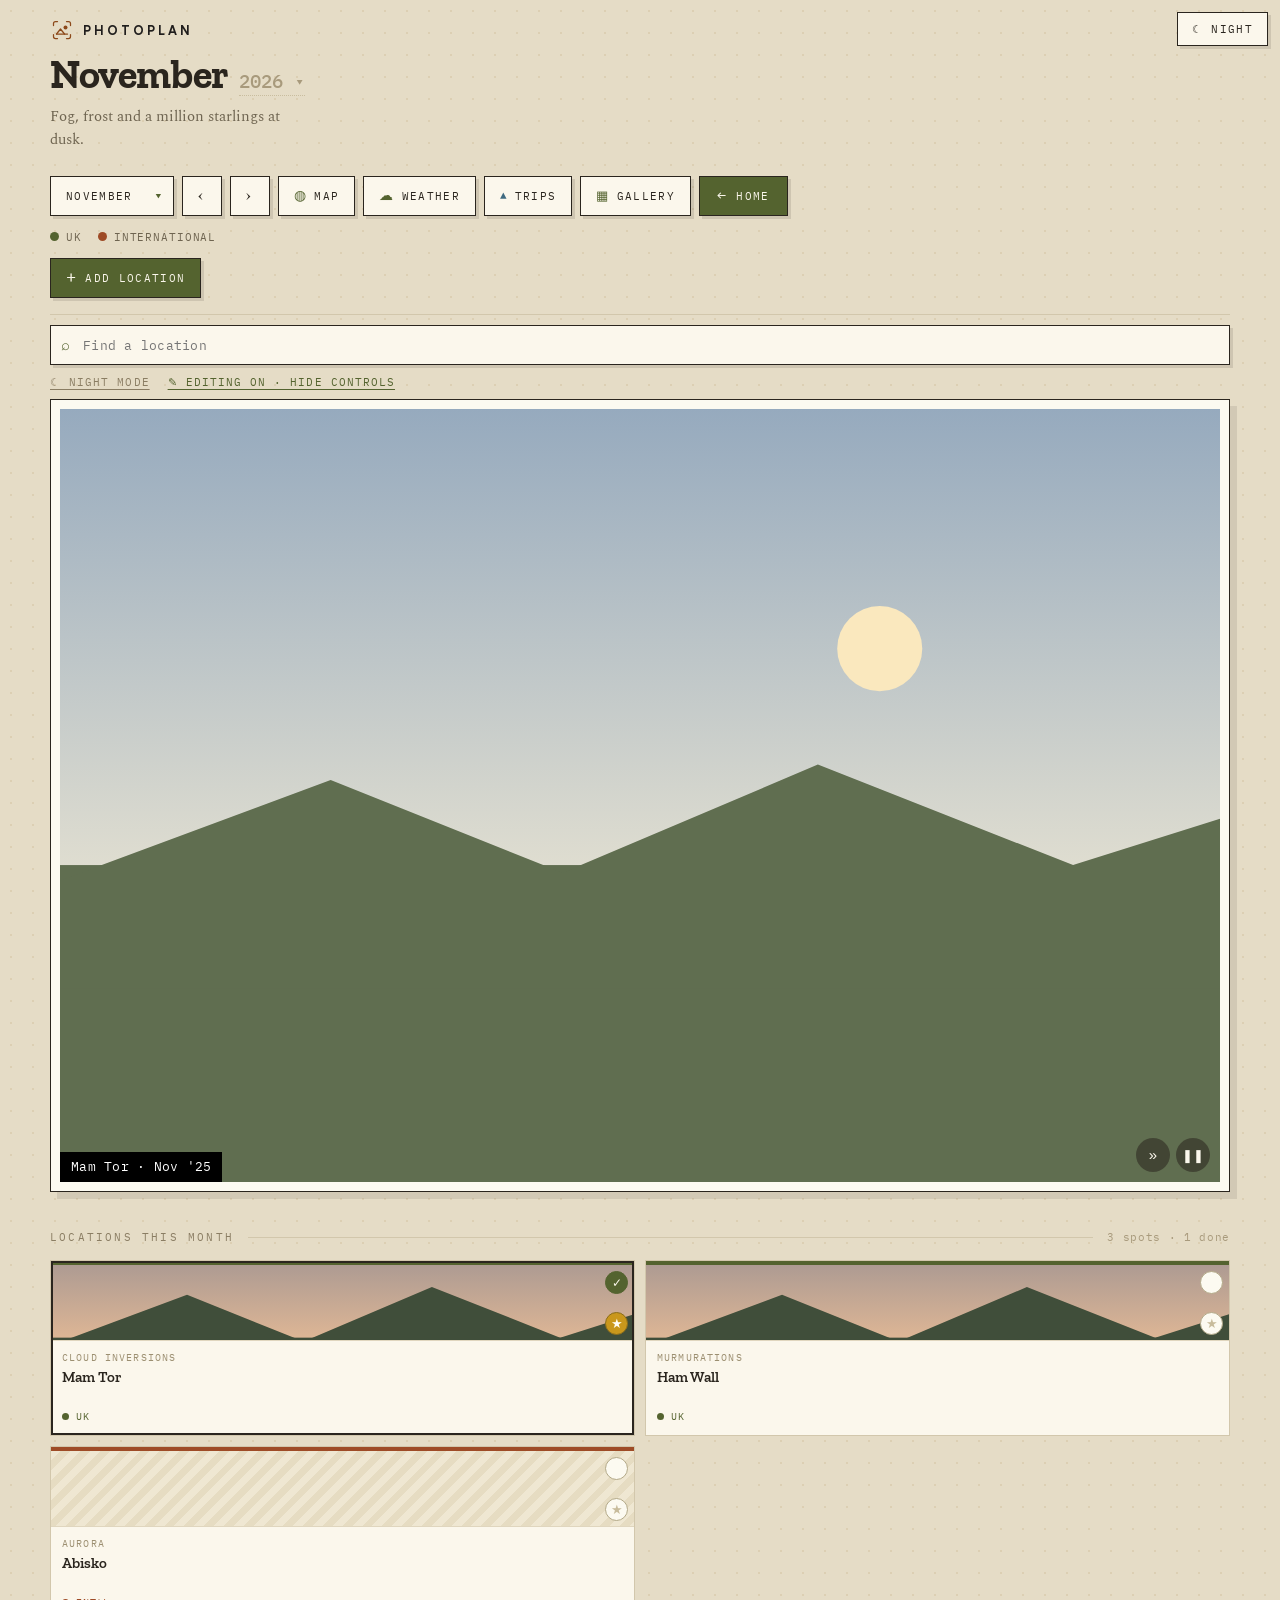
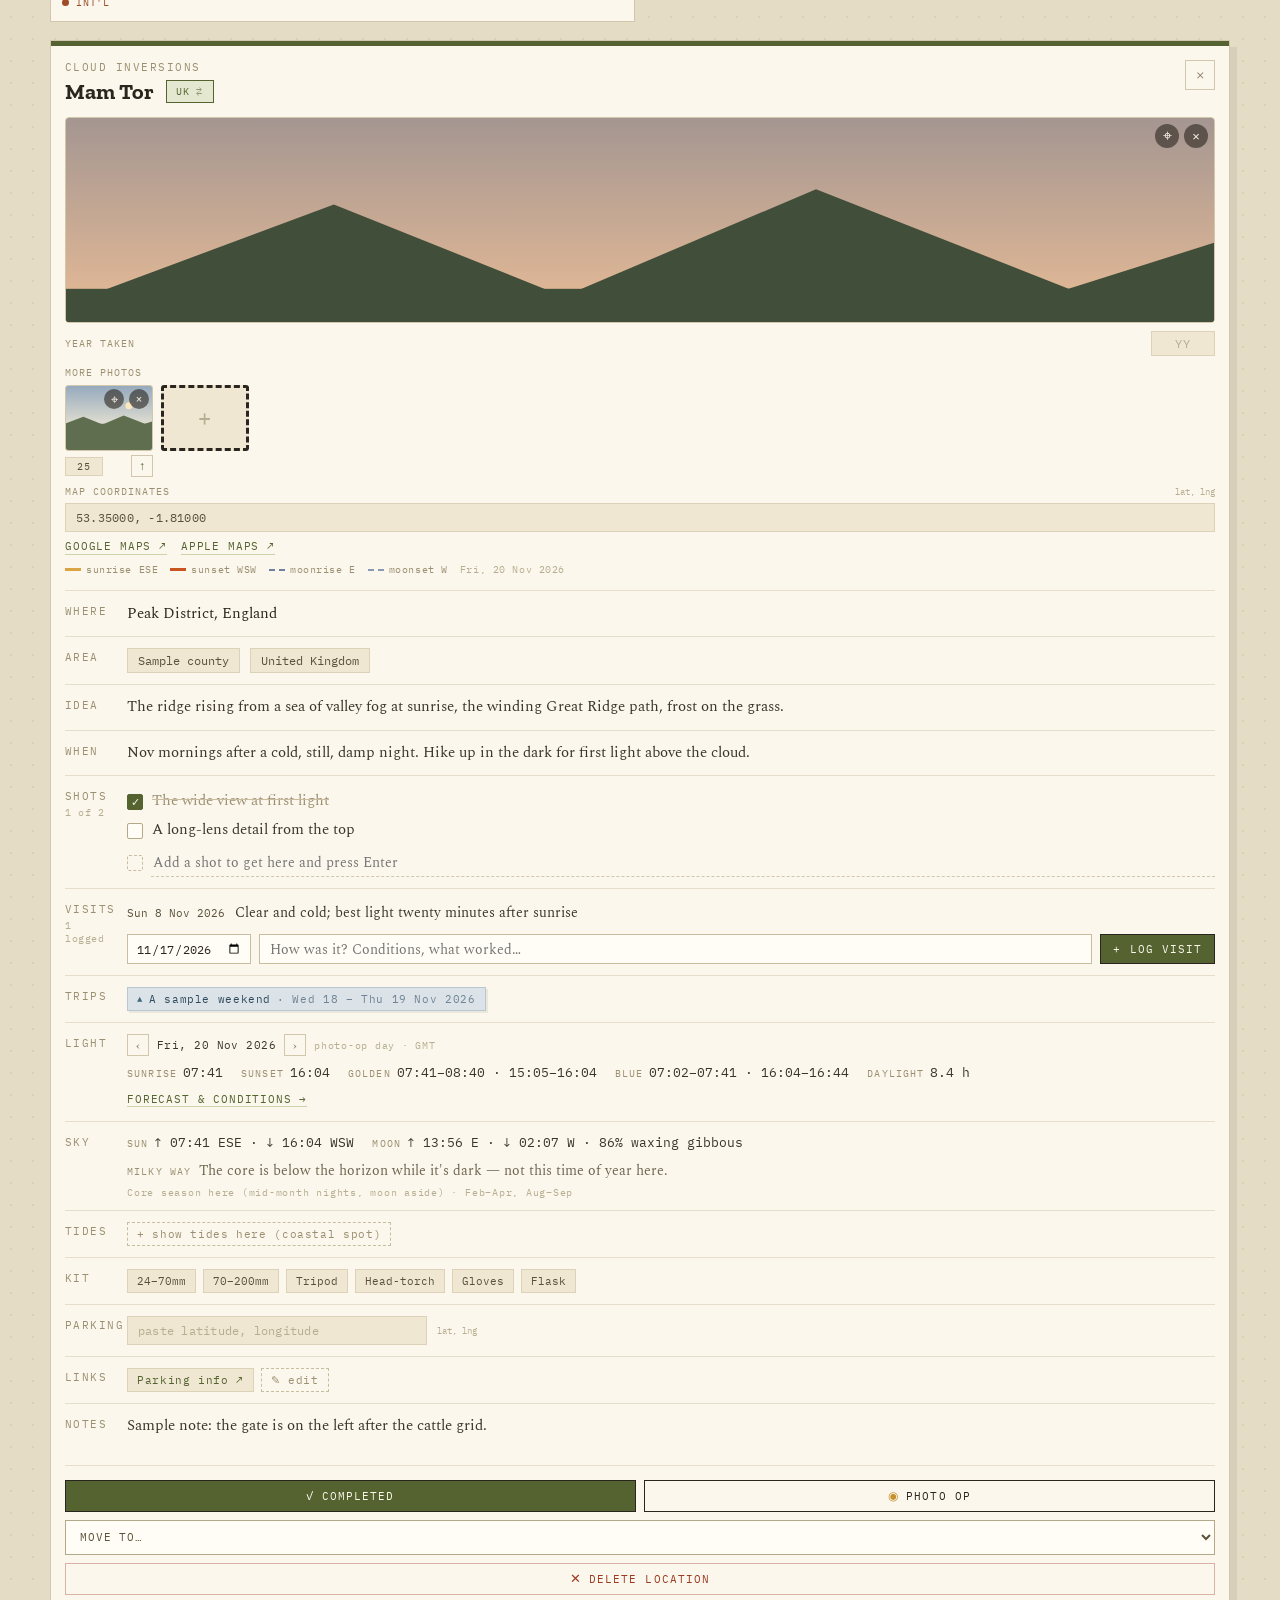
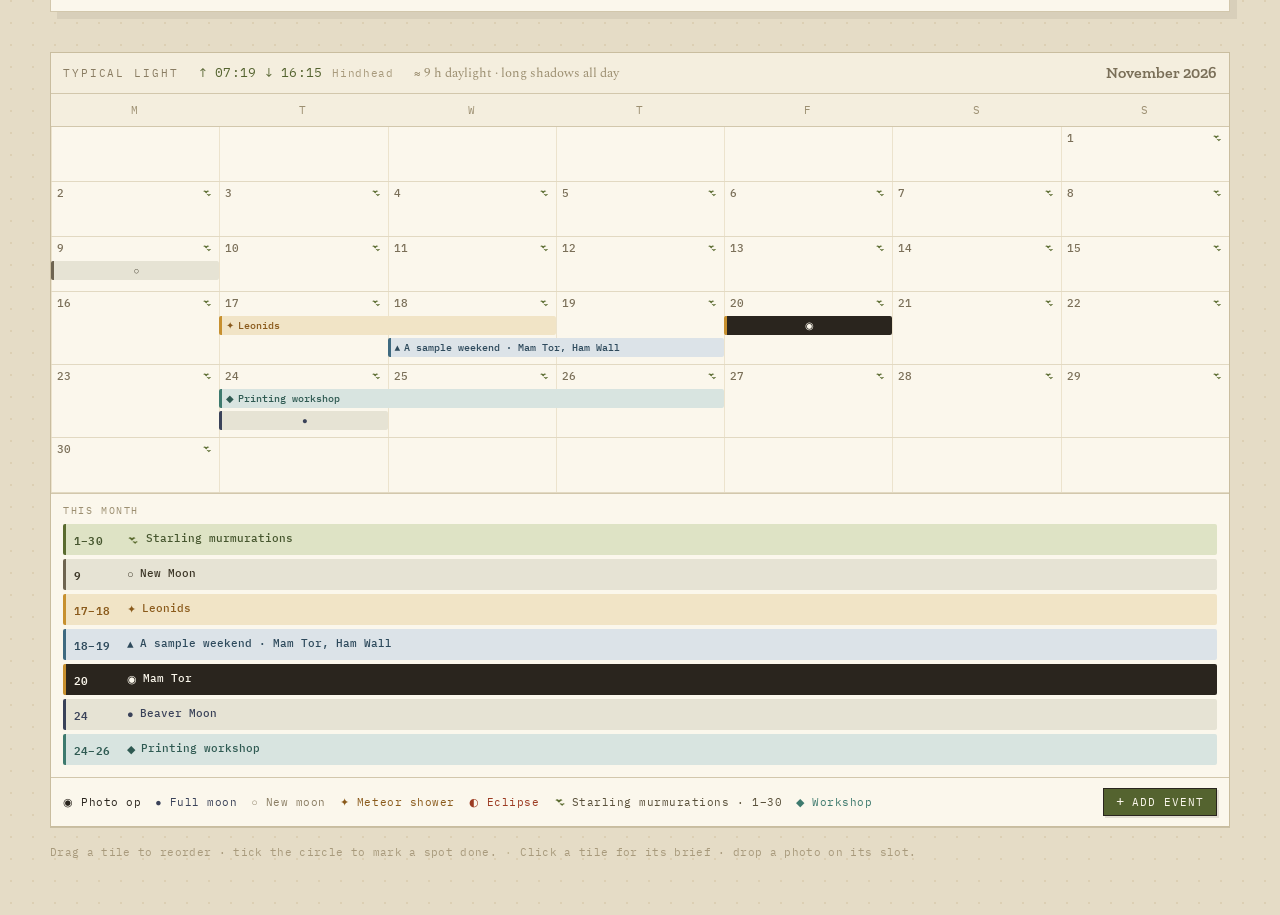
<file: design/pages/month-phone.html>
<!DOCTYPE html>
<html lang="en">
<head>
<meta charset="utf-8">
<meta name="viewport" content="width=device-width, initial-scale=1">
<meta name="robots" content="noindex">
<title>Photoplan snapshot — Month page at phone width (390px)</title>
<link rel="preconnect" href="https://fonts.googleapis.com">
<link rel="preconnect" href="https://fonts.gstatic.com" crossorigin>
<link href="https://fonts.googleapis.com/css2?family=Zilla+Slab:wght@600;700&family=Spectral:wght@400&family=IBM+Plex+Mono:wght@400;500;600&display=swap" rel="stylesheet">
<style>

    /* tokens:start */
    /* Photoplan theme. Every colour in the app is one of these custom properties.
       The day values are the original design; [data-theme="night"] on <html>
       swaps them (the night switch; remembered per device in calendar:theme).
       The printable sheets always use the day values. This block is the source
       of truth: change a colour here (its day value and its night partner) and
       the whole site follows. `node design/build-reference.js` copies it to
       design/tokens.css and rebuilds the design reference. */
    :root, .print-sheet {
      /* Surfaces — page, cards, fields (day: cream paper; night: warm near-black) */
      --page: #E5DCC6; /* the page behind everything */
      --page-dot: #DCCFB3; /* dot pattern on the page */
      --paper: #FBF7EC; /* cards, buttons, dialogs — and text set on ink or green */
      --paper-bright: #FCFAF1; /* matted hero frame, map paper, round tile controls */
      --field: #FFFDF5; /* inputs and selects; glyphs on gold */
      --field-hover: #FFFFFF; /* tick button hover */
      --paper-shade: #F4EEDE; /* grid header strip, row hover */
      --paper-dim: #F1EBDB; /* dashed empty-state panels */
      --hover: #F1EAD6; /* list row hover, active search hit */
      --sunken: #EFE7D2; /* chips, tags, image slots, year boxes */
      --stripe: #E6DCC2; /* empty tile stripes */
      /* Lines — hairlines to firm borders */
      --line-faint: #EDE5D1; /* faint separators inside lists */
      --grid-line: #ECE3CD; /* calendar grid column lines */
      --line-soft: #E6DECA; /* row separators in cards */
      --rule-week: #E2D9C2; /* week rows in the grid */
      --rule-tile: #E0D6BE; /* tile photo/base divider */
      --line-chip: #DDD2B8; /* chip and tag borders */
      --line: #D2C7AC; /* the standard hairline and section rule */
      --line-strong: #C9BD9F; /* input and card borders */
      --lip: #C9BFA4; /* the 1px lip under cards */
      --line-dash: #C2B695; /* dashed outlines */
      --line-dark: #B3A988; /* firm secondary borders */
      --star-off: #C8BC9C; /* unstarred star glyph */
      /* Ink — text from strongest to faintest */
      --ink: #2A251E; /* headings, body, firm borders — and dark fills */
      --brand-ink: #201E1D; /* the PHOTOPLAN wordmark */
      --ink-body: #3B3528; /* running text in cards */
      --ink-2: #5A513B; /* secondary text, chip text */
      --ink-3: #6E6450; /* intro copy, quiet text */
      --ink-4: #7A6F58; /* tertiary */
      --muted: #8A7D63; /* small caps labels, meta */
      --label: #9C8F71; /* row labels */
      --faint: #A89A7C; /* counts, footnotes */
      --ghost: #B7AD90; /* placeholders, hints */
      /* Green — the primary accent (UK, actions, done) */
      --green: #54632F; /* primary buttons, links, UK, ticks */
      --green-deep: #46562E; /* text on green wash */
      --green-2: #5A6B2F; /* nature accent, mark-complete */
      --green-wash: #E4E8D0; /* green tint behind chips and flags */
      --green-line: #C9D4A8; /* link underlines */
      /* Terracotta & danger (International, warnings, delete) */
      --terra: #9E4B26; /* International, glyph accents */
      --terra-wash: #F1DECF; /* International tint */
      --danger: #9C3B22; /* delete, restore, errors */
      --danger-line: #D9B3A6; /* danger outlines */
      --alert-bg: #F3E3D6; /* the sync banner */
      --alert-ink: #7A3A22; /* the sync banner text */
      /* Gold & amber (stars, photo ops, meteors) */
      --gold: #C9971C; /* print star, photos-taken bars */
      --gold-deep: #8A6D1C; /* star outline */
      --amber: #C7902F; /* photo-op accent */
      --amber-ink: #8A5A1B; /* meteor text */
      --amber-wash: #F1E4C6; /* meteor tint */
      /* Slate (trips, moon) */
      --slate: #3F6A80; /* trip accent */
      --slate-ink: #2E4A5C; /* trip text */
      --slate-wash: #DCE3E8; /* trip tint */
      --slate-line: #B9C7D1; /* trip pill border */
      --slate-muted: #6E8494; /* trip pill dates */
      --moon-ink: #3A4259; /* full-moon text */
      --moon-wash: #E6E3D4; /* moon chips */
      --newmoon-ink: #3B3526; /* new-moon text */
      /* Event tints (eclipse, nature, season, holidays) */
      --eclipse-wash: #EFD9CB; /* eclipse chips */
      --nature-wash: #DEE3C5; /* nature bars */
      --season-wash: #E5E2D2; /* season bars */
      --season-accent: #9A8C6E; /* season and holiday accent */
      --holiday-wash: #EAE4D3; /* bank holidays, named days */
      /* Custom event palettes (wash, text, accent) */
      --plum-wash: #E6DCE4;
      --plum-ink: #5C3A56;
      --plum: #7C4E74;
      --teal-wash: #D8E4E0;
      --teal-ink: #2F5A52;
      --teal: #3E7A6E;
      --denim-wash: #DAE0EA;
      --denim-ink: #33465E;
      --denim: #46618A;
      --clay-wash: #EADFD0;
      --clay-ink: #6E4A2A;
      --clay: #8A5E36;
      --moss-wash: #E0E4CE;
      --moss-ink: #4A5526;
      --moss: #6B7A35;
      --stone-wash: #E0E0DE;
      --stone-ink: #44484E;
      --stone: #5C636B;
      /* Map page */
      --map-sea: #EAE0C8; /* sea and map backdrop */
      --map-sea-dot: #D6C8A5; /* loading dots */
      --map-land: #E1D5B7; /* countries, progress track */
      --map-land-line: #C5B78F; /* coastlines */
      --map-graticule: #D6CAAC; /* graticule */
      --map-frame: #D8CDB0; /* map frame */
      --map-chip-line: #D5CBB0; /* month chip border */
      --map-track-line: #CBBF9F; /* progress bar border */
      --map-hint: #B0A487; /* card hint */
      /* Shadows, scrims, focus rings, glass */
      --shadow-07: rgba(42,37,30,0.07);
      --shadow-08: rgba(42,37,30,0.08);
      --shadow-10: rgba(42,37,30,0.10);
      --shadow-12: rgba(42,37,30,0.12);
      --shadow-14: rgba(42,37,30,0.14);
      --shadow-16: rgba(42,37,30,0.16);
      --shadow-18: rgba(42,37,30,0.18);
      --shadow-20: rgba(42,37,30,0.20);
      --shadow-28: rgba(42,37,30,0.28);
      --scrim: rgba(42,37,30,0.34);
      --focus-ring: rgba(84,99,47,0.22);
      --focus-ring-strong: rgba(84,99,47,0.35);
      --focus-ring-photo: rgba(84,99,47,0.6);
      --drop-tint: rgba(84,99,47,0.08);
      --paper-a92: rgba(251,247,236,0.92);
      --paper-a86: rgba(251,247,236,0.86);
      /* On photographs and in the lightbox — the same day and night */
      --photo-veil-55: rgba(42,37,30,0.55);
      --photo-veil-60: rgba(42,37,30,0.6);
      --photo-veil-78: rgba(42,37,30,0.78);
      --photo-veil-80: rgba(42,37,30,0.8);
      --photo-veil-80b: rgba(42,37,30,0.80);
      --photo-glass-14: rgba(251,247,236,0.14);
      --photo-glass-50: rgba(251,247,236,0.5);
      --lb-scrim: rgba(20,18,14,0.88);
      --lb-glass-12: rgba(251,247,236,0.12);
      --lb-glass-22: rgba(251,247,236,0.22);
      --lb-glass-40: rgba(251,247,236,0.4);
      --on-photo: #FBF7EC; /* text and glyphs set on a photograph or the lightbox */
      --on-photo-active: #54632F; /* the focus-point button while active */
      color-scheme: light;
    }
    :root[data-theme="night"] {
      /* Surfaces */
      --page: #14120F;
      --page-dot: #1D1A15;
      --paper: #201D18;
      --paper-bright: #25221C;
      --field: #181612;
      --field-hover: #2E2A22;
      --paper-shade: #27231C;
      --paper-dim: #1B1915;
      --hover: #2C2820;
      --sunken: #2E2A22;
      --stripe: #272319;
      /* Lines */
      --line-faint: #2A261F;
      --grid-line: #2A261F;
      --line-soft: #322D25;
      --rule-week: #302B23;
      --rule-tile: #332E25;
      --line-chip: #3B362C;
      --line: #3F392E;
      --line-strong: #4B4538;
      --lip: #0D0C0A;
      --line-dash: #504939;
      --line-dark: #5F5747;
      --star-off: #5A5343;
      /* Ink */
      --ink: #EFE8D8;
      --brand-ink: #F3EDE0;
      --ink-body: #DDD5C3;
      --ink-2: #C4BBA6;
      --ink-3: #B0A68F;
      --ink-4: #A2987F;
      --muted: #968C74;
      --label: #8A8069;
      --faint: #7B725D;
      --ghost: #645C4B;
      /* Green */
      --green: #A8BD74;
      --green-deep: #BCCB91;
      --green-2: #A0B56B;
      --green-wash: #2A3120;
      --green-line: #4C5A34;
      /* Terracotta & danger */
      --terra: #E08A5F;
      --terra-wash: #3A261C;
      --danger: #E5795C;
      --danger-line: #6E3A2C;
      --alert-bg: #33211A;
      --alert-ink: #EBA58E;
      /* Gold & amber */
      --gold: #C9971C;
      --gold-deep: #8A6D1C;
      --amber: #D9A441;
      --amber-ink: #E3B565;
      --amber-wash: #3A2E18;
      /* Slate */
      --slate: #7FB0C9;
      --slate-ink: #A9CBDD;
      --slate-wash: #1F2B33;
      --slate-line: #3A4D5A;
      --slate-muted: #7E97A8;
      --moon-ink: #AEB8D4;
      --moon-wash: #2B2A24;
      --newmoon-ink: #DDD5C3;
      /* Event tints */
      --eclipse-wash: #3A2618;
      --nature-wash: #2B3222;
      --season-wash: #2C2A22;
      --season-accent: #A39676;
      --holiday-wash: #2D2A21;
      /* Custom event palettes */
      --plum-wash: #31272F;
      --plum-ink: #C6A5BF;
      --plum: #BB93B3;
      --teal-wash: #222D2A;
      --teal-ink: #90B4AC;
      --teal: #76A59A;
      --denim-wash: #262B34;
      --denim-ink: #A3B4CB;
      --denim: #8BA3C7;
      --clay-wash: #33291A;
      --clay-ink: #C3A287;
      --clay: #BA9474;
      --moss-wash: #2A2D17;
      --moss-ink: #A7B28A;
      --moss: #919E68;
      --stone-wash: #2B2B29;
      --stone-ink: #ADB1B7;
      --stone: #9BA1A8;
      /* Map page */
      --map-sea: #161513;
      --map-sea-dot: #22201B;
      --map-land: #2B2720;
      --map-land-line: #4A4436;
      --map-graticule: #2A2721;
      --map-frame: #3A352B;
      --map-chip-line: #3F392E;
      --map-track-line: #4B4538;
      --map-hint: #6C6452;
      /* Shadows, scrims, focus rings, glass */
      --shadow-07: rgba(0,0,0,0.30);
      --shadow-08: rgba(0,0,0,0.32);
      --shadow-10: rgba(0,0,0,0.36);
      --shadow-12: rgba(0,0,0,0.40);
      --shadow-14: rgba(0,0,0,0.44);
      --shadow-16: rgba(0,0,0,0.48);
      --shadow-18: rgba(0,0,0,0.52);
      --shadow-20: rgba(0,0,0,0.55);
      --shadow-28: rgba(0,0,0,0.60);
      --scrim: rgba(0,0,0,0.62);
      --focus-ring: rgba(168,189,116,0.30);
      --focus-ring-strong: rgba(168,189,116,0.42);
      --focus-ring-photo: rgba(84,99,47,0.6);
      --drop-tint: rgba(168,189,116,0.10);
      --paper-a92: rgba(32,29,24,0.92);
      --paper-a86: rgba(32,29,24,0.86);
      color-scheme: dark;
    }
    :root[data-theme="night"] .print-sheet { color-scheme: light; }
    /* tokens:end */
    /* Night mode extras: the mini map's tiles are dimmed and its controls
       follow the theme; the logo mark swaps to its on-dark version (LogoMark). */
    :root[data-theme="night"] .leaflet-tile-pane { filter: invert(1) hue-rotate(180deg) brightness(.85) contrast(.88) saturate(.55); }
    :root[data-theme="night"] .leaflet-container { background: var(--sunken); }
    :root[data-theme="night"] .leaflet-bar a { background: var(--paper); color: var(--ink); border-bottom-color: var(--line); }
    :root[data-theme="night"] .leaflet-bar a:hover { background: var(--hover); }
    :root[data-theme="night"] .leaflet-control-attribution { background: var(--paper-a86); color: var(--muted); }
    :root[data-theme="night"] .leaflet-control-attribution a { color: var(--green); }
    :root[data-theme="night"] .leaflet-tooltip { background: var(--paper); color: var(--ink); border-color: var(--line-strong); }
    .logo-night { display: none !important; }
    :root[data-theme="night"] .logo-day { display: none !important; }
    :root[data-theme="night"] .logo-night { display: block !important; }
    :root[data-theme="night"] .print-sheet .logo-day { display: block !important; }
    :root[data-theme="night"] .print-sheet .logo-night { display: none !important; }
    /* Brand fonts from the logo pack, self-hosted. Figtree is the wordmark
       face (per the lockup SVGs); Caprasimo is included for future use. */
    @font-face { font-family: 'Figtree'; src: url('[data-uri]') format('woff2'); font-weight: 300 900; font-display: swap; }
    *, *::before, *::after { box-sizing: border-box; }
    html, body { margin: 0; padding: 0; }
    body { background: var(--page); }
    ::selection { background: var(--green); color: var(--paper); }
    [contenteditable] { outline: none; }
    [contenteditable]:focus { box-shadow: 0 0 0 2px var(--focus-ring-strong); background: var(--field); border-radius: 3px; }
    /* Keyboard focus ring for everything clickable (role=button divs included). */
    button:focus-visible, a:focus-visible, select:focus-visible, [role=button]:focus-visible { outline: 2px solid var(--green); outline-offset: 2px; }
    .map-link:hover { color: var(--ink) !important; border-color: var(--ink) !important; }
    .btn-hover:hover { transform: translate(-1px,-1px); box-shadow: 4px 4px 0 var(--shadow-16) !important; }
    .btn-hover:active { transform: translate(2px,2px); box-shadow: 1px 1px 0 var(--shadow-12) !important; }
    .tile:hover { transform: translateY(-3px); box-shadow: 0 6px 16px var(--shadow-12) !important; }
    .ev-chip:hover { box-shadow: 0 2px 6px var(--shadow-28); filter: brightness(1.03); }
    .loc-row:hover { background: var(--paper-shade) !important; }
    .month-link:hover { opacity: 0.65; }
    .year-link:hover { color: var(--green) !important; }
    .year-pick:hover select, .year-pick select:focus-visible { color: var(--green) !important; border-bottom-color: var(--green) !important; }
    .del-btn:hover { background: var(--danger) !important; color: var(--paper) !important; border-color: var(--danger) !important; }
    .add-ev-btn:hover { transform: translate(-1px,-1px); box-shadow: 3px 3px 0 var(--shadow-16) !important; }
    .add-ev-btn:active { transform: translate(1px,1px); box-shadow: 1px 1px 0 var(--shadow-12) !important; }
    .save-btn:hover { transform: translate(-1px,-1px); box-shadow: 4px 4px 0 var(--shadow-18) !important; }
    .save-btn:active { transform: translate(2px,2px); box-shadow: 1px 1px 0 var(--shadow-12) !important; }
    .close-btn:hover { background: var(--sunken) !important; color: var(--ink) !important; }
    .tick-btn:hover { border-color: var(--green) !important; background: var(--field-hover) !important; }
    .region-uk:hover { background: var(--green) !important; color: var(--paper) !important; }
    .region-int:hover { background: var(--terra) !important; color: var(--paper) !important; }
    .done-toggle:hover { background: var(--green-wash) !important; border-color: var(--green) !important; }
    .image-slot { position: relative; display: flex; align-items: center; justify-content: center; background: var(--sunken); overflow: hidden; cursor: default; }
    .image-slot.drag-over { background: var(--green-wash); outline: 2px dashed var(--green); }
    .image-slot img { position: absolute; inset: 0; width: 100%; height: 100%; object-fit: cover; }
    .image-slot .placeholder-text { font-family: 'IBM Plex Mono', monospace; font-size: 11px; color: var(--faint); letter-spacing: .06em; text-align: center; padding: 12px; pointer-events: none; z-index: 1; }
    .image-slot .drop-hint { display: none; }
    .image-slot:hover .drop-hint { display: block; }
    input[type=number]::-webkit-inner-spin-button { -webkit-appearance: auto; }
    input:focus { border-color: var(--green) !important; box-shadow: 0 0 0 2px var(--focus-ring) !important; }
    .kind-btn:hover { filter: brightness(0.97); }
    .loc-pick:hover { border-color: var(--green) !important; }
    .hero-caption { position: absolute; left: 0; bottom: 0; z-index: 5; max-width: 88%; background: #000; color: #fff; font-family: 'IBM Plex Mono', monospace; font-size: 13px; line-height: 1.4; padding: 6px 11px; letter-spacing: .02em; }
    .hero-caption:empty::before { content: attr(data-ph); color: #B7B0A2; }
    .hero-caption:focus { outline: none; background: #000 !important; color: #fff !important; border-radius: 0 !important; box-shadow: 0 0 0 2px var(--focus-ring-photo); }
    .slide-fade { animation: heroFade .9s ease; }
    @keyframes heroFade { from { opacity: 0; } to { opacity: 1; } }
    .year-input:empty::before { content: 'YY'; color: var(--ghost); }
    .coord-input:empty::before { content: 'paste latitude, longitude'; color: var(--ghost); }
    .kit-view:hover span { border-color: var(--green); }
    .tag-input:empty::before { content: 'Label'; color: var(--ghost); }
    .ig-link:hover { color: var(--terra) !important; }
    input[type=search]::-webkit-search-decoration, input[type=search]::-webkit-search-cancel-button { -webkit-appearance: none; }
    .quiet-link:hover { color: var(--green) !important; }
    .backup-row:hover { background: var(--paper-shade) !important; }
    .check-x { opacity: 0; transition: opacity .15s; }
    .check-row:hover .check-x, .check-x:focus-visible { opacity: 1; }
    @media (hover: none) { .check-x { opacity: .7; } }
    .trip-card:hover { border-color: var(--line-dark) !important; }
    input[type=date].pp-date { appearance: none; -webkit-appearance: none; }
    .area-input:empty::before { content: 'Area'; color: var(--ghost); }
    .country-input:empty::before { content: 'Country'; color: var(--ghost); }
    .lb-btn:hover { background: var(--lb-glass-22) !important; }
    .gal-tab:hover { color: var(--ink) !important; }
    .pause-btn:hover { background: var(--photo-veil-78) !important; }
    .pause-btn:active { transform: scale(0.94); }
    /* The owner's optional handle in the corner of the large photos (data[0].photoCredit). */
    .photo-credit { position: absolute; z-index: 5; font-family: 'IBM Plex Mono', monospace; font-size: 11px; letter-spacing: .06em; line-height: 1; color: var(--on-photo); opacity: .9; text-shadow: 0 1px 2px rgba(0,0,0,0.7), 0 0 6px rgba(0,0,0,0.35); pointer-events: none; user-select: none; white-space: nowrap; }
    .map-chip:hover { transform: translate(-1px,-1px); box-shadow: 3px 3px 0 var(--shadow-14) !important; }
    .map-monthchip:hover { border-color: var(--ink) !important; }
    .map-iconbtn:hover { transform: translate(-1px,-1px); box-shadow: 3px 3px 0 var(--shadow-18) !important; }
    .map-iconbtn:active { transform: translate(1px,1px); box-shadow: 1px 1px 0 var(--shadow-12) !important; }
    .map-shootrow:hover { background: var(--hover) !important; }
    .map-close:hover { color: var(--ink) !important; background: var(--sunken) !important; border-color: var(--line) !important; }
    .map-visitbtn:hover { transform: translate(-1px,-1px); box-shadow: 3px 3px 0 var(--shadow-16) !important; }
    @keyframes mapPulse { 0%,100% { opacity: .45; } 50% { opacity: .9; } }
    /* ── Print view ── A4-landscape sheets (281×193mm inside 8mm margins). On
       screen they preview as bordered pages kept in proportion by aspect-ratio;
       when printing, the app chrome hides, each sheet is forced to exactly one
       page, and colours print as shown. A sheet is a flex column so a grid page
       can fill its height. */
    .print-sheet { position: relative; display: flex; flex-direction: column; width: 281mm; max-width: 100%; aspect-ratio: 281 / 193; margin: 0 auto 8px; background: #fff; border: 1px solid var(--line); box-shadow: 0 2px 12px var(--shadow-10); overflow: hidden; break-after: page; page-break-after: always; break-inside: avoid; }
    .print-sheet.pad { padding: 7mm 7mm 6mm; }
    .print-sheet:last-child { break-after: auto; page-break-after: auto; }
    .print-label { width: 281mm; max-width: 100%; margin: 18px auto 6px; font-family: 'IBM Plex Mono', monospace; font-size: 10px; letter-spacing: .16em; text-transform: uppercase; color: var(--faint); }
    @page { size: A4 landscape; margin: 8mm; }
    @media print {
      body { background: #fff; }
      .no-print { display: none !important; }
      .app-shell { background: #fff !important; background-image: none !important; padding: 0 !important; }
      .print-sheet { width: 281mm !important; height: 193mm !important; max-width: none !important; aspect-ratio: auto !important; border: none !important; box-shadow: none !important; margin: 0 !important; }
      .print-sheet, .print-sheet * { -webkit-print-color-adjust: exact; print-color-adjust: exact; }
    }

</style>
</head>
<body>
<!-- Generated 2026-11-17 from index.html by design/build-reference.js — sample data only. Static snapshot of the rendered page: real markup and inline styles, no scripts. -->
<button id="ref-theme" onclick="var r=document.documentElement;if(r.getAttribute('data-theme')==='night'){r.removeAttribute('data-theme');this.textContent='☾ Night'}else{r.setAttribute('data-theme','night');this.textContent='☀ Day'}" style="position:fixed;top:12px;right:12px;z-index:999;height:34px;padding:0 14px;background:var(--paper);color:var(--ink);border:1px solid var(--ink);font-family:'IBM Plex Mono',monospace;font-size:11px;letter-spacing:.12em;text-transform:uppercase;cursor:pointer;box-shadow:3px 3px 0 var(--shadow-12)">☾ Night</button>
<div class="app-shell" style="min-height: 100vh; background-image: radial-gradient(var(--page-dot) 0.8px, transparent 0.8px); background-position-x: ; background-position-y: ; background-size: 22px 22px; background-repeat: ; background-attachment: ; background-origin: ; background-clip: ; background-color: ; color: var(--ink); font-family: Spectral, Georgia, serif; padding: 18px 13px 56px;"><div style="max-width: 1180px; margin: 0px auto;"><div><div style="display: flex; justify-content: space-between; align-items: flex-start; gap: 24px; flex-wrap: wrap;"><div><div role="button" tabindex="0" title="Back to the home page" style="display: inline-flex; align-items: center; gap: 9px; cursor: pointer;"><img class="logo-day" src="data:image/svg+xml,%3Csvg%20xmlns%3D%22http%3A%2F%2Fwww.w3.org%2F2000%2Fsvg%22%20viewBox%3D%220%200%2096%2096%22%20fill%3D%22none%22%3E%3Cpath%20d%3D%22M14%2030%20V22%20Q14%2014%2022%2014%20H30%22%20stroke%3D%22%238c491a%22%20stroke-width%3D%225%22%20stroke-linecap%3D%22round%22%20fill%3D%22none%22%3E%3C%2Fpath%3E%3Cpath%20d%3D%22M66%2014%20H74%20Q82%2014%2082%2022%20V30%22%20stroke%3D%22%238c491a%22%20stroke-width%3D%225%22%20stroke-linecap%3D%22round%22%20fill%3D%22none%22%3E%3C%2Fpath%3E%3Cpath%20d%3D%22M82%2066%20V74%20Q82%2082%2074%2082%20H66%22%20stroke%3D%22%238c491a%22%20stroke-width%3D%225%22%20stroke-linecap%3D%22round%22%20fill%3D%22none%22%3E%3C%2Fpath%3E%3Cpath%20d%3D%22M30%2082%20H22%20Q14%2082%2014%2074%20V66%22%20stroke%3D%22%238c491a%22%20stroke-width%3D%225%22%20stroke-linecap%3D%22round%22%20fill%3D%22none%22%3E%3C%2Fpath%3E%3Ccircle%20cx%3D%2262%22%20cy%3D%2238%22%20r%3D%228%22%20fill%3D%22%238c491a%22%3E%3C%2Fcircle%3E%3Cpath%20d%3D%22M26%2064%20L42%2044%20L58%2064%22%20stroke%3D%22%238c491a%22%20stroke-width%3D%225%22%20stroke-linecap%3D%22round%22%20stroke-linejoin%3D%22round%22%20fill%3D%22none%22%3E%3C%2Fpath%3E%3Cline%20x1%3D%2226%22%20y1%3D%2264%22%20x2%3D%2270%22%20y2%3D%2264%22%20stroke%3D%22%238c491a%22%20stroke-width%3D%225%22%20stroke-linecap%3D%22round%22%3E%3C%2Fline%3E%3C%2Fsvg%3E" alt="" style="height: 24px; width: auto; display: block;"><img class="logo-night" src="data:image/svg+xml,%3Csvg%20xmlns%3D%22http%3A%2F%2Fwww.w3.org%2F2000%2Fsvg%22%20viewBox%3D%220%200%2096%2096%22%20fill%3D%22none%22%3E%3Cpath%20d%3D%22M14%2030%20V22%20Q14%2014%2022%2014%20H30%22%20stroke%3D%22%23f6a06b%22%20stroke-width%3D%225%22%20stroke-linecap%3D%22round%22%20fill%3D%22none%22%3E%3C%2Fpath%3E%3Cpath%20d%3D%22M66%2014%20H74%20Q82%2014%2082%2022%20V30%22%20stroke%3D%22%23f6a06b%22%20stroke-width%3D%225%22%20stroke-linecap%3D%22round%22%20fill%3D%22none%22%3E%3C%2Fpath%3E%3Cpath%20d%3D%22M82%2066%20V74%20Q82%2082%2074%2082%20H66%22%20stroke%3D%22%23f6a06b%22%20stroke-width%3D%225%22%20stroke-linecap%3D%22round%22%20fill%3D%22none%22%3E%3C%2Fpath%3E%3Cpath%20d%3D%22M30%2082%20H22%20Q14%2082%2014%2074%20V66%22%20stroke%3D%22%23f6a06b%22%20stroke-width%3D%225%22%20stroke-linecap%3D%22round%22%20fill%3D%22none%22%3E%3C%2Fpath%3E%3Ccircle%20cx%3D%2262%22%20cy%3D%2238%22%20r%3D%228%22%20fill%3D%22%23f6a06b%22%3E%3C%2Fcircle%3E%3Cpath%20d%3D%22M26%2064%20L42%2044%20L58%2064%22%20stroke%3D%22%23f6a06b%22%20stroke-width%3D%225%22%20stroke-linecap%3D%22round%22%20stroke-linejoin%3D%22round%22%20fill%3D%22none%22%3E%3C%2Fpath%3E%3Cline%20x1%3D%2226%22%20y1%3D%2264%22%20x2%3D%2270%22%20y2%3D%2264%22%20stroke%3D%22%23f6a06b%22%20stroke-width%3D%225%22%20stroke-linecap%3D%22round%22%3E%3C%2Fline%3E%3C%2Fsvg%3E" alt="" style="height: 24px; width: auto; display: block;"><div style="font-family: Figtree, system-ui, sans-serif; font-weight: 700; font-size: 12.5px; letter-spacing: 0.24em; text-transform: uppercase; color: var(--brand-ink);">Photoplan</div></div><div style="display: flex; align-items: baseline; gap: 10px; margin-top: 6px; flex-wrap: wrap;"><h1 style="margin: 0px; font-family: &quot;Zilla Slab&quot;, serif; font-weight: 700; font-size: clamp(32px, 10vw, 40px); line-height: 0.95; color: var(--ink); letter-spacing: -0.01em;">November</h1><span class="year-pick" title="Choose the year to show" style="position: relative; display: inline-flex; align-items: center;"><select aria-label="Calendar year" style="appearance: none; background: none; border-top-width: medium; border-right-width: medium; border-bottom: 1px dotted var(--line-strong); border-left-width: medium; border-top-style: none; border-right-style: none; border-left-style: none; border-top-color: currentcolor; border-right-color: currentcolor; border-left-color: currentcolor; border-image: none; border-radius: 0px; margin: 0px; padding: 0px 22px 2px 0px; font-family: &quot;IBM Plex Mono&quot;, monospace; font-size: 19px; font-weight: 500; letter-spacing: 0px; color: var(--faint); cursor: pointer; line-height: 1.2;"><option value="2026" selected="">2026</option><option value="2027">2027</option><option value="2028">2028</option><option value="2029">2029</option><option value="2030">2030</option><option value="2031">2031</option><option value="2032">2032</option><option value="2033">2033</option><option value="2034">2034</option><option value="2035">2035</option></select><span aria-hidden="true" style="position: absolute; right: 2px; top: 50%; transform: translateY(-50%); pointer-events: none; font-size: 13px; color: var(--faint);">▾</span></span></div><div title="Click to edit this month's description" style="margin-top: 8px; margin-left: -4px; margin-right: -4px; font-size: 15px; color: var(--ink-3); max-width: 30ch; cursor: text; outline: none; border-radius: 3px; padding: 1px 4px;">Fog, frost and a million starlings at dusk.</div></div><div style="display: flex; flex-direction: column; align-items: flex-start; gap: 14px; width: 100%;"><div style="display: flex; gap: 8px; align-items: center; flex-wrap: wrap;"><span style="position: relative; display: inline-flex;"><select aria-label="Go to month" title="Jump to a month" style="height: 40px; border: 1px solid var(--ink); cursor: pointer; font-family: &quot;IBM Plex Mono&quot;, monospace; font-size: 11px; letter-spacing: 0.12em; text-transform: uppercase; box-shadow: 3px 3px 0 var(--shadow-12); appearance: none; background: var(--paper); color: var(--ink); padding: 0px 32px 0px 15px; border-radius: 0px;"><option value="0">January</option><option value="1">February</option><option value="2">March</option><option value="3">April</option><option value="4">May</option><option value="5">June</option><option value="6">July</option><option value="7">August</option><option value="8">September</option><option value="9">October</option><option value="10" selected="">November</option><option value="11">December</option></select><span aria-hidden="true" style="position: absolute; right: 12px; top: 50%; transform: translateY(-50%); pointer-events: none; font-size: 12px; color: var(--green);">▾</span></span><button class="btn-hover" title="Previous month" aria-label="Previous month" style="height: 40px; border: 1px solid var(--ink); cursor: pointer; font-family: Spectral, serif; font-size: 19px; letter-spacing: 0.12em; text-transform: uppercase; box-shadow: 3px 3px 0 var(--shadow-12); background: var(--paper); color: var(--ink); width: 40px;">‹</button><button class="btn-hover" title="Next month" aria-label="Next month" style="height: 40px; border: 1px solid var(--ink); cursor: pointer; font-family: Spectral, serif; font-size: 19px; letter-spacing: 0.12em; text-transform: uppercase; box-shadow: 3px 3px 0 var(--shadow-12); background: var(--paper); color: var(--ink); width: 40px;">›</button><button class="btn-hover" style="height: 40px; border: 1px solid var(--ink); cursor: pointer; font-family: &quot;IBM Plex Mono&quot;, monospace; font-size: 11px; letter-spacing: 0.12em; text-transform: uppercase; box-shadow: 3px 3px 0 var(--shadow-12); background: var(--paper); color: var(--ink); display: inline-flex; align-items: center; gap: 7px; padding: 0px 15px;"><span style="font-size: 14px; line-height: 1; margin-top: -1px; color: var(--green);">◍</span> Map</button><button class="btn-hover" title="Forecasts for each location, and the conditions each kind of shoot wants" style="height: 40px; border: 1px solid var(--ink); cursor: pointer; font-family: &quot;IBM Plex Mono&quot;, monospace; font-size: 11px; letter-spacing: 0.12em; text-transform: uppercase; box-shadow: 3px 3px 0 var(--shadow-12); background: var(--paper); color: var(--ink); display: inline-flex; align-items: center; gap: 7px; padding: 0px 15px;"><span style="font-size: 14px; line-height: 1; margin-top: -1px; color: var(--green);">☁</span> Weather</button><button class="btn-hover" title="Planned trips — dates, locations, shot lists and packing lists" style="height: 40px; border: 1px solid var(--ink); cursor: pointer; font-family: &quot;IBM Plex Mono&quot;, monospace; font-size: 11px; letter-spacing: 0.12em; text-transform: uppercase; box-shadow: 3px 3px 0 var(--shadow-12); background: var(--paper); color: var(--ink); display: inline-flex; align-items: center; gap: 7px; padding: 0px 15px;"><span style="font-size: 11px; line-height: 1; margin-top: -1px; color: var(--slate);">▲</span> Trips</button><button class="btn-hover" title="Every photo, grouped by place, area, month, tag… and the year in review" style="height: 40px; border: 1px solid var(--ink); cursor: pointer; font-family: &quot;IBM Plex Mono&quot;, monospace; font-size: 11px; letter-spacing: 0.12em; text-transform: uppercase; box-shadow: 3px 3px 0 var(--shadow-12); background: var(--paper); color: var(--ink); display: inline-flex; align-items: center; gap: 7px; padding: 0px 15px;"><span style="font-size: 13px; line-height: 1; margin-top: -1px; color: var(--green);">▦</span> Gallery</button><button class="btn-hover" style="height: 40px; border: 1px solid var(--ink); cursor: pointer; font-family: &quot;IBM Plex Mono&quot;, monospace; font-size: 11px; letter-spacing: 0.12em; text-transform: uppercase; box-shadow: 3px 3px 0 var(--shadow-12); background: var(--green); color: var(--paper); display: inline-flex; align-items: center; gap: 9px; padding: 0px 17px;"><span style="font-size: 15px; line-height: 1; margin-top: -1px;">←</span> Home</button></div><div style="display: flex; align-items: center; gap: 16px; font-family: &quot;IBM Plex Mono&quot;, monospace; font-size: 11px; letter-spacing: 0.08em; color: var(--ink-3);"><span style="display: flex; align-items: center; gap: 7px;"><span style="width: 9px; height: 9px; border-radius: 50%; background: var(--green); display: inline-block;"></span>UK</span><span style="display: flex; align-items: center; gap: 7px;"><span style="width: 9px; height: 9px; border-radius: 50%; background: var(--terra); display: inline-block;"></span>INTERNATIONAL</span></div><button class="btn-hover" style="height: 40px; border: 1px solid var(--ink); cursor: pointer; font-family: &quot;IBM Plex Mono&quot;, monospace; font-size: 11px; letter-spacing: 0.12em; text-transform: uppercase; box-shadow: 3px 3px 0 var(--shadow-12); background: var(--green); color: var(--paper); display: inline-flex; align-items: center; gap: 8px; padding: 0px 15px;"><span style="font-size: 17px; line-height: 1; margin-top: -1px;">+</span> Add location</button></div></div><div style="height: 1px; background: var(--line); margin: 16px 0px 10px;"></div><div style="display: flex; justify-content: space-between; align-items: center; gap: 10px 18px; flex-wrap: wrap; margin-bottom: 10px;"><div style="position: relative; display: inline-flex; width: 100%;"><span aria-hidden="true" style="position: absolute; left: 11px; top: 50%; transform: translateY(-50%); pointer-events: none; font-size: 15px; color: var(--green); line-height: 1;">⌕</span><input type="search" placeholder="Find a location" aria-label="Find a location" autocomplete="off" spellcheck="false" value="" style="height: 40px; border: 1px solid var(--ink); cursor: text; font-family: &quot;IBM Plex Mono&quot;, monospace; font-size: 12.5px; letter-spacing: 0.02em; text-transform: none; box-shadow: 3px 3px 0 var(--shadow-12); appearance: none; border-radius: 0px; background: var(--paper); color: var(--ink); padding: 0px 12px 0px 32px; width: 100%; outline: none;"></div><span style="display: inline-flex; align-items: center; gap: 6px 18px; flex-wrap: wrap; justify-content: flex-end;"><button class="quiet-link" aria-pressed="false" title="Dark colours for the field at night — easier on the eyes and on night vision" style="background: none; border-width: medium; border-style: none; border-color: currentcolor; border-image: none; padding: 0px; cursor: pointer; font-family: &quot;IBM Plex Mono&quot;, monospace; font-size: 10.5px; letter-spacing: 0.1em; text-transform: uppercase; color: var(--muted); text-decoration: underline; text-underline-offset: 3px; white-space: nowrap;">☾ Night mode</button><button title="Hide the editing controls and view the page as a visitor sees it" style="background: none; border-width: medium; border-style: none; border-color: currentcolor; border-image: none; padding: 0px; cursor: pointer; font-family: &quot;IBM Plex Mono&quot;, monospace; font-size: 10.5px; letter-spacing: 0.1em; text-transform: uppercase; color: var(--green); text-decoration: underline; text-underline-offset: 3px;">✎ Editing on · hide controls</button></span></div><div style="background: var(--paper-bright); border: 1px solid var(--ink); padding: 9px; box-shadow: 7px 7px 0 var(--shadow-10);"><div class="image-slot" style="aspect-ratio: 3 / 2;"><img class="slide-fade" src="data:image/svg+xml,%3Csvg%20xmlns%3D%22http%3A%2F%2Fwww.w3.org%2F2000%2Fsvg%22%20viewBox%3D%220%200%20300%20200%22%20preserveAspectRatio%3D%22xMidYMid%20slice%22%3E%3Cdefs%3E%3ClinearGradient%20id%3D%22s%22%20x1%3D%220%22%20y1%3D%220%22%20x2%3D%220%22%20y2%3D%221%22%3E%3Cstop%20offset%3D%220%22%20stop-color%3D%22%2396AABE%22%2F%3E%3Cstop%20offset%3D%221%22%20stop-color%3D%22%23E6E2D2%22%2F%3E%3C%2FlinearGradient%3E%3C%2Fdefs%3E%3Crect%20width%3D%22300%22%20height%3D%22130%22%20fill%3D%22url(%23s)%22%2F%3E%3Ccircle%20cx%3D%22212%22%20cy%3D%2262%22%20r%3D%2211%22%20fill%3D%22%23FAE8BE%22%2F%3E%3Crect%20y%3D%22118%22%20width%3D%22300%22%20height%3D%2282%22%20fill%3D%22%23606E50%22%2F%3E%3Cpath%20d%3D%22M0%20122%20L70%2096%20L130%20120%20L196%2092%20L262%20118%20L300%20106%20L300%20150%20L0%20150Z%22%20fill%3D%22%23606E50%22%2F%3E%3C%2Fsvg%3E" alt=""><div class="hero-caption" data-ph="Location · Month Year" style="cursor: default;">Mam Tor · Nov '25</div><button class="pause-btn" title="Next photo" aria-label="Next photo" style="position: absolute; right: 50px; bottom: 10px; z-index: 6; width: 34px; height: 34px; border-radius: 50%; border-width: medium; border-style: none; border-color: currentcolor; border-image: none; cursor: pointer; background: var(--photo-veil-55); color: var(--on-photo); font-size: 15px; line-height: 1; display: flex; align-items: center; justify-content: center; padding-bottom: 2px;">»</button><button class="pause-btn" title="Pause slideshow" aria-label="Pause slideshow" style="position: absolute; right: 10px; bottom: 10px; z-index: 6; width: 34px; height: 34px; border-radius: 50%; border-width: medium; border-style: none; border-color: currentcolor; border-image: none; cursor: pointer; background: var(--photo-veil-55); color: var(--on-photo); font-size: 13px; line-height: 1; display: flex; align-items: center; justify-content: center;">❚❚</button></div></div><div style="display: flex; align-items: center; gap: 14px; margin-top: 38px;"><span style="font-family: &quot;IBM Plex Mono&quot;, monospace; font-size: 11px; letter-spacing: 0.2em; text-transform: uppercase; color: var(--muted); white-space: nowrap;">Locations this month</span><span style="flex: 1 1 0%; height: 1px; background: var(--line);"></span><span style="font-family: &quot;IBM Plex Mono&quot;, monospace; font-size: 11px; letter-spacing: 0.06em; color: var(--faint);">3 spots · 1 done</span></div><div style="margin-top: 16px; display: grid; grid-template-columns: 1fr 1fr; gap: 10px;"><div class="tile" role="button" tabindex="0" aria-label="Mam Tor (open)" draggable="true" style="position: relative; width: auto; text-align: left; background: var(--paper); border: 1px solid var(--line); padding: 0px; cursor: pointer; font-family: Spectral, serif; overflow: hidden; opacity: 1; transition: transform 0.12s, box-shadow 0.12s, opacity 0.12s; box-shadow: none;"><div style="position: absolute; inset: 0px; border: 2px solid var(--ink); pointer-events: none; z-index: 5;"></div><div style="height: 4px; background: var(--green);"></div><div style="position: relative; height: 76px; overflow: hidden; background-image: repeating-linear-gradient(135deg,var(--sunken) 0,var(--sunken) 7px,var(--stripe) 7px,var(--stripe) 14px); border-bottom: 1px solid var(--rule-tile);"><img src="data:image/svg+xml,%3Csvg%20xmlns%3D%22http%3A%2F%2Fwww.w3.org%2F2000%2Fsvg%22%20viewBox%3D%220%200%20300%20200%22%20preserveAspectRatio%3D%22xMidYMid%20slice%22%3E%3Cdefs%3E%3ClinearGradient%20id%3D%22s%22%20x1%3D%220%22%20y1%3D%220%22%20x2%3D%220%22%20y2%3D%221%22%3E%3Cstop%20offset%3D%220%22%20stop-color%3D%22%2348628C%22%2F%3E%3Cstop%20offset%3D%221%22%20stop-color%3D%22%23ECBE96%22%2F%3E%3C%2FlinearGradient%3E%3C%2Fdefs%3E%3Crect%20width%3D%22300%22%20height%3D%22130%22%20fill%3D%22url(%23s)%22%2F%3E%3Ccircle%20cx%3D%22212%22%20cy%3D%2262%22%20r%3D%2211%22%20fill%3D%22%23FAE8BE%22%2F%3E%3Crect%20y%3D%22118%22%20width%3D%22300%22%20height%3D%2282%22%20fill%3D%22%23404E3A%22%2F%3E%3Cpath%20d%3D%22M0%20122%20L70%2096%20L130%20120%20L196%2092%20L262%20118%20L300%20106%20L300%20150%20L0%20150Z%22%20fill%3D%22%23404E3A%22%2F%3E%3C%2Fsvg%3E" alt="" style="position: absolute; inset: 0px; width: 100%; height: 100%; object-fit: cover; z-index: 1;"><button title="Mark as not done" style="position: absolute; top: 6px; right: 6px; z-index: 4; width: 23px; height: 23px; border-radius: 50%; padding: 0px; cursor: pointer; display: flex; align-items: center; justify-content: center; border: 1.5px solid var(--green); background: var(--green); font-size: 12px; line-height: 1; color: var(--paper);">✓</button><button class="star-btn" title="Starred — this photo fronts the printable calendar (click to unstar)" style="position: absolute; bottom: 5px; right: 6px; z-index: 4; width: 23px; height: 23px; border-radius: 50%; padding: 0px; cursor: pointer; display: flex; align-items: center; justify-content: center; font-size: 13px; line-height: 1; border: 1.5px solid var(--gold-deep); background: var(--gold); color: var(--field);">★</button></div><div style="padding: 10px 11px 12px;"><div style="font-family: &quot;IBM Plex Mono&quot;, monospace; font-size: 9.5px; letter-spacing: 0.12em; text-transform: uppercase; color: var(--label); margin-bottom: 5px;">Cloud inversions</div><div style="font-family: &quot;Zilla Slab&quot;, serif; font-size: 15px; font-weight: 600; color: var(--ink); line-height: 1.15; min-height: 34px;">Mam Tor</div><div style="margin-top: 7px; display: flex; align-items: center; gap: 7px;"><span style="width: 7px; height: 7px; border-radius: 50%; background: var(--green); display: inline-block;"></span><span style="font-family: &quot;IBM Plex Mono&quot;, monospace; font-size: 10px; letter-spacing: 0.08em; color: var(--green);">UK</span></div></div></div><div class="tile" role="button" tabindex="0" aria-label="Ham Wall" draggable="true" style="position: relative; width: auto; text-align: left; background: var(--paper); border: 1px solid var(--line); padding: 0px; cursor: pointer; font-family: Spectral, serif; overflow: hidden; opacity: 1; transition: transform 0.12s, box-shadow 0.12s, opacity 0.12s; box-shadow: none;"><div style="height: 4px; background: var(--green);"></div><div style="position: relative; height: 76px; overflow: hidden; background-image: repeating-linear-gradient(135deg,var(--sunken) 0,var(--sunken) 7px,var(--stripe) 7px,var(--stripe) 14px); border-bottom: 1px solid var(--rule-tile);"><img src="data:image/svg+xml,%3Csvg%20xmlns%3D%22http%3A%2F%2Fwww.w3.org%2F2000%2Fsvg%22%20viewBox%3D%220%200%20300%20200%22%20preserveAspectRatio%3D%22xMidYMid%20slice%22%3E%3Cdefs%3E%3ClinearGradient%20id%3D%22s%22%20x1%3D%220%22%20y1%3D%220%22%20x2%3D%220%22%20y2%3D%221%22%3E%3Cstop%20offset%3D%220%22%20stop-color%3D%22%2348628C%22%2F%3E%3Cstop%20offset%3D%221%22%20stop-color%3D%22%23ECBE96%22%2F%3E%3C%2FlinearGradient%3E%3C%2Fdefs%3E%3Crect%20width%3D%22300%22%20height%3D%22130%22%20fill%3D%22url(%23s)%22%2F%3E%3Ccircle%20cx%3D%22212%22%20cy%3D%2262%22%20r%3D%2211%22%20fill%3D%22%23FAE8BE%22%2F%3E%3Crect%20y%3D%22118%22%20width%3D%22300%22%20height%3D%2282%22%20fill%3D%22%23404E3A%22%2F%3E%3Cpath%20d%3D%22M0%20122%20L70%2096%20L130%20120%20L196%2092%20L262%20118%20L300%20106%20L300%20150%20L0%20150Z%22%20fill%3D%22%23404E3A%22%2F%3E%3C%2Fsvg%3E" alt="" style="position: absolute; inset: 0px; width: 100%; height: 100%; object-fit: cover; z-index: 1;"><button class="tick-btn" title="Mark as done" style="position: absolute; top: 6px; right: 6px; z-index: 4; width: 23px; height: 23px; border-radius: 50%; padding: 0px; cursor: pointer; display: flex; align-items: center; justify-content: center; border: 1.5px solid var(--line-dark); background: var(--paper-bright);"></button><button class="star-btn" title="Star — use this location's photo on the printable calendar" style="position: absolute; bottom: 5px; right: 6px; z-index: 4; width: 23px; height: 23px; border-radius: 50%; padding: 0px; cursor: pointer; display: flex; align-items: center; justify-content: center; font-size: 13px; line-height: 1; border: 1.5px solid var(--line-dark); background: var(--paper-bright); color: var(--star-off);">★</button></div><div style="padding: 10px 11px 12px;"><div style="font-family: &quot;IBM Plex Mono&quot;, monospace; font-size: 9.5px; letter-spacing: 0.12em; text-transform: uppercase; color: var(--label); margin-bottom: 5px;">Murmurations</div><div style="font-family: &quot;Zilla Slab&quot;, serif; font-size: 15px; font-weight: 600; color: var(--ink); line-height: 1.15; min-height: 34px;">Ham Wall</div><div style="margin-top: 7px; display: flex; align-items: center; gap: 7px;"><span style="width: 7px; height: 7px; border-radius: 50%; background: var(--green); display: inline-block;"></span><span style="font-family: &quot;IBM Plex Mono&quot;, monospace; font-size: 10px; letter-spacing: 0.08em; color: var(--green);">UK</span></div></div></div><div class="tile" role="button" tabindex="0" aria-label="Abisko" draggable="true" style="position: relative; width: auto; text-align: left; background: var(--paper); border: 1px solid var(--line); padding: 0px; cursor: pointer; font-family: Spectral, serif; overflow: hidden; opacity: 1; transition: transform 0.12s, box-shadow 0.12s, opacity 0.12s; box-shadow: none;"><div style="height: 4px; background: var(--terra);"></div><div style="position: relative; height: 76px; overflow: hidden; background-image: repeating-linear-gradient(135deg,var(--sunken) 0,var(--sunken) 7px,var(--stripe) 7px,var(--stripe) 14px); border-bottom: 1px solid var(--rule-tile);"><button class="tick-btn" title="Mark as done" style="position: absolute; top: 6px; right: 6px; z-index: 4; width: 23px; height: 23px; border-radius: 50%; padding: 0px; cursor: pointer; display: flex; align-items: center; justify-content: center; border: 1.5px solid var(--line-dark); background: var(--paper-bright);"></button><button class="star-btn" title="Star — use this location's photo on the printable calendar" style="position: absolute; bottom: 5px; right: 6px; z-index: 4; width: 23px; height: 23px; border-radius: 50%; padding: 0px; cursor: pointer; display: flex; align-items: center; justify-content: center; font-size: 13px; line-height: 1; border: 1.5px solid var(--line-dark); background: var(--paper-bright); color: var(--star-off);">★</button></div><div style="padding: 10px 11px 12px;"><div style="font-family: &quot;IBM Plex Mono&quot;, monospace; font-size: 9.5px; letter-spacing: 0.12em; text-transform: uppercase; color: var(--label); margin-bottom: 5px;">Aurora</div><div style="font-family: &quot;Zilla Slab&quot;, serif; font-size: 15px; font-weight: 600; color: var(--ink); line-height: 1.15; min-height: 34px;">Abisko</div><div style="margin-top: 7px; display: flex; align-items: center; gap: 7px;"><span style="width: 7px; height: 7px; border-radius: 50%; background: var(--terra); display: inline-block;"></span><span style="font-family: &quot;IBM Plex Mono&quot;, monospace; font-size: 10px; letter-spacing: 0.08em; color: var(--terra);">INT'L</span></div></div></div></div><div style="margin-top: 18px; background: var(--paper); border: 1px solid var(--line); box-shadow: 7px 7px 0 var(--shadow-07); position: relative; scroll-margin-top: 10px;"><div style="height: 5px; background: var(--green);"></div><div style="padding: 14px 14px 16px;"><div style="display: flex; justify-content: space-between; align-items: flex-start; gap: 16px;"><div style="display: flex; flex-direction: column; gap: 6px; min-width: 0px;"><div title="Click to edit the label" class="tag-input" style="font-family: &quot;IBM Plex Mono&quot;, monospace; font-size: 10.5px; letter-spacing: 0.14em; text-transform: uppercase; color: var(--label); cursor: text; outline: none; border-radius: 3px; padding: 1px 4px; margin: -1px -4px; align-self: flex-start;">Cloud inversions</div><div style="display: flex; align-items: center; gap: 12px; flex-wrap: wrap;"><h2 title="Click to edit" style="font-family: &quot;Zilla Slab&quot;, serif; font-weight: 700; font-size: 22px; color: var(--ink); line-height: 1; cursor: text; outline: none; border-radius: 3px; padding: 2px 6px; margin: -2px -6px;">Mam Tor</h2><button class="region-uk" title="Switch to International" style="font-family: &quot;IBM Plex Mono&quot;, monospace; font-size: 10px; letter-spacing: 0.12em; text-transform: uppercase; padding: 4px 9px; background: var(--green-wash); color: var(--green); border: 1px solid var(--green); cursor: pointer; display: inline-flex; align-items: center; gap: 6px;">UK <span style="opacity: 0.6;">⇄</span></button></div></div><button class="close-btn" title="Close" aria-label="Close the location brief" style="flex: 0 0 auto; width: 30px; height: 30px; background: none; border: 1px solid var(--line); color: var(--muted); font-size: 17px; line-height: 1; cursor: pointer; font-family: Spectral, serif;">×</button></div><div style="display: flex; gap: 14px; margin-top: 14px; flex-wrap: wrap;"><div style="flex: 1 1 100%; max-width: 100%;"><div class="image-slot" style="cursor: default; height: 206px; border-radius: 4px; border: 1px solid var(--line);"><input type="file" accept="image/*" value="" style="display: none;"><img src="data:image/svg+xml,%3Csvg%20xmlns%3D%22http%3A%2F%2Fwww.w3.org%2F2000%2Fsvg%22%20viewBox%3D%220%200%20300%20200%22%20preserveAspectRatio%3D%22xMidYMid%20slice%22%3E%3Cdefs%3E%3ClinearGradient%20id%3D%22s%22%20x1%3D%220%22%20y1%3D%220%22%20x2%3D%220%22%20y2%3D%221%22%3E%3Cstop%20offset%3D%220%22%20stop-color%3D%22%2348628C%22%2F%3E%3Cstop%20offset%3D%221%22%20stop-color%3D%22%23ECBE96%22%2F%3E%3C%2FlinearGradient%3E%3C%2Fdefs%3E%3Crect%20width%3D%22300%22%20height%3D%22130%22%20fill%3D%22url(%23s)%22%2F%3E%3Ccircle%20cx%3D%22212%22%20cy%3D%2262%22%20r%3D%2211%22%20fill%3D%22%23FAE8BE%22%2F%3E%3Crect%20y%3D%22118%22%20width%3D%22300%22%20height%3D%2282%22%20fill%3D%22%23404E3A%22%2F%3E%3Cpath%20d%3D%22M0%20122%20L70%2096%20L130%20120%20L196%2092%20L262%20118%20L300%20106%20L300%20150%20L0%20150Z%22%20fill%3D%22%23404E3A%22%2F%3E%3C%2Fsvg%3E" alt=""><button title="Remove photo" aria-label="Remove photo" style="position: absolute; z-index: 10; background: var(--photo-veil-60); border-width: medium; border-style: none; border-color: currentcolor; border-image: none; color: var(--on-photo); border-radius: 50%; cursor: pointer; line-height: 1; display: flex; align-items: center; justify-content: center; top: 6px; right: 6px; width: 24px; height: 24px; font-size: 13px;">×</button><button title="Set the focus point — the part to keep when the photo is cropped" aria-label="Set the focus point" aria-pressed="false" style="position: absolute; z-index: 10; background: var(--photo-veil-60); border-width: medium; border-style: none; border-color: currentcolor; border-image: none; color: var(--on-photo); border-radius: 50%; cursor: pointer; line-height: 1; display: flex; align-items: center; justify-content: center; top: 6px; right: 35px; width: 24px; height: 24px; font-size: 16px;">⌖</button></div><div style="margin-top: 8px; display: flex; align-items: center; justify-content: space-between; gap: 10px;"><span style="font-family: &quot;IBM Plex Mono&quot;, monospace; font-size: 10px; letter-spacing: 0.1em; text-transform: uppercase; color: var(--label);">Year taken</span><span title="Set the year this photo was taken" class="year-input" style="font-family: &quot;IBM Plex Mono&quot;, monospace; font-size: 12px; padding: 4px 12px; background: var(--sunken); border: 1px solid var(--line-chip); color: var(--ink-2); min-width: 64px; text-align: center; letter-spacing: 0.1em; cursor: text; outline: none;"></span></div><div style="margin-top: 10px;"><div style="font-family: &quot;IBM Plex Mono&quot;, monospace; font-size: 10px; letter-spacing: 0.1em; text-transform: uppercase; color: var(--label); margin-bottom: 6px;">More photos</div><div style="display: flex; flex-wrap: wrap; gap: 8px; align-items: flex-start;"><div style="width: 88px;"><div class="image-slot" style="cursor: default; width: 88px; height: 66px; border-radius: 3px; border: 1px solid var(--line);"><input type="file" accept="image/*" value="" style="display: none;"><img src="data:image/svg+xml,%3Csvg%20xmlns%3D%22http%3A%2F%2Fwww.w3.org%2F2000%2Fsvg%22%20viewBox%3D%220%200%20300%20200%22%20preserveAspectRatio%3D%22xMidYMid%20slice%22%3E%3Cdefs%3E%3ClinearGradient%20id%3D%22s%22%20x1%3D%220%22%20y1%3D%220%22%20x2%3D%220%22%20y2%3D%221%22%3E%3Cstop%20offset%3D%220%22%20stop-color%3D%22%2396AABE%22%2F%3E%3Cstop%20offset%3D%221%22%20stop-color%3D%22%23E6E2D2%22%2F%3E%3C%2FlinearGradient%3E%3C%2Fdefs%3E%3Crect%20width%3D%22300%22%20height%3D%22130%22%20fill%3D%22url(%23s)%22%2F%3E%3Ccircle%20cx%3D%22212%22%20cy%3D%2262%22%20r%3D%2211%22%20fill%3D%22%23FAE8BE%22%2F%3E%3Crect%20y%3D%22118%22%20width%3D%22300%22%20height%3D%2282%22%20fill%3D%22%23606E50%22%2F%3E%3Cpath%20d%3D%22M0%20122%20L70%2096%20L130%20120%20L196%2092%20L262%20118%20L300%20106%20L300%20150%20L0%20150Z%22%20fill%3D%22%23606E50%22%2F%3E%3C%2Fsvg%3E" alt=""><button title="Remove photo" aria-label="Remove photo" style="position: absolute; z-index: 10; background: var(--photo-veil-60); border-width: medium; border-style: none; border-color: currentcolor; border-image: none; color: var(--on-photo); border-radius: 50%; cursor: pointer; line-height: 1; display: flex; align-items: center; justify-content: center; top: 3px; right: 3px; width: 20px; height: 20px; font-size: 11px;">×</button><button title="Set the focus point — the part to keep when the photo is cropped" aria-label="Set the focus point" aria-pressed="false" style="position: absolute; z-index: 10; background: var(--photo-veil-60); border-width: medium; border-style: none; border-color: currentcolor; border-image: none; color: var(--on-photo); border-radius: 50%; cursor: pointer; line-height: 1; display: flex; align-items: center; justify-content: center; top: 3px; right: 28px; width: 20px; height: 20px; font-size: 13px;">⌖</button></div><div style="margin-top: 4px; display: flex; align-items: center; justify-content: space-between; gap: 4px;"><span title="Set the year this photo was taken" class="year-input" style="font-family: &quot;IBM Plex Mono&quot;, monospace; font-size: 10px; padding: 2px 6px; background: var(--sunken); border: 1px solid var(--line-chip); color: var(--ink-2); min-width: 38px; text-align: center; letter-spacing: 0.1em; cursor: text; outline: none;">25</span><button title="Use as the main photo (tiles and the printable calendar)" aria-label="Use as the main photo" style="flex: 0 0 auto; width: 22px; height: 22px; background: var(--paper); border: 1px solid var(--line); color: var(--green); cursor: pointer; font-size: 12px; line-height: 1; padding: 0px;">↑</button></div></div><div class="image-slot" title="Add another photo of Mam Tor" style="cursor: pointer; width: 88px; height: 66px; border-radius: 3px; border-top-color: ; border-style: dashed; border-top-width: ; border-right-color: ; border-right-width: ; border-bottom-color: ; border-bottom-width: ; border-left-color: ; border-left-width: ; border-image-source: ; border-image-slice: ; border-image-width: ; border-image-outset: ; border-image-repeat: ;"><input type="file" accept="image/*" value="" style="display: none;"><div class="placeholder-text" style="font-size: 22px; line-height: 1; padding: 0px; color: var(--ghost);">+</div></div></div></div><div style="margin-top: 8px;"><div style="display: flex; align-items: center; justify-content: space-between; gap: 10px; margin-bottom: 5px;"><span style="font-family: &quot;IBM Plex Mono&quot;, monospace; font-size: 10px; letter-spacing: 0.1em; text-transform: uppercase; color: var(--label);">Map coordinates</span><span style="font-family: &quot;IBM Plex Mono&quot;, monospace; font-size: 9px; color: var(--ghost);">lat, lng</span></div><div title="Paste &quot;latitude, longitude&quot; to place this location on the map" class="coord-input" style="font-family: &quot;IBM Plex Mono&quot;, monospace; font-size: 11.5px; padding: 6px 10px; background: var(--sunken); border: 1px solid var(--line-chip); color: var(--ink-2); letter-spacing: 0.02em; cursor: text; outline: none; word-break: break-all;">53.35000, -1.81000</div><div style="display: flex; gap: 14px; flex-wrap: wrap; margin-top: 7px;"><a class="map-link" href="https://www.google.com/maps/search/?api=1&amp;query=53.35,-1.81" target="_blank" rel="noopener noreferrer" style="font-family: &quot;IBM Plex Mono&quot;, monospace; font-size: 10.5px; letter-spacing: 0.08em; text-transform: uppercase; color: var(--green); text-decoration: none; border-bottom: 1px solid var(--green-line); padding-bottom: 1px;">Google Maps ↗</a><a class="map-link" href="https://maps.apple.com/?ll=53.35,-1.81&amp;q=Mam%20Tor" target="_blank" rel="noopener noreferrer" style="font-family: &quot;IBM Plex Mono&quot;, monospace; font-size: 10.5px; letter-spacing: 0.08em; text-transform: uppercase; color: var(--green); text-decoration: none; border-bottom: 1px solid var(--green-line); padding-bottom: 1px;">Apple Maps ↗</a></div><div style="margin-top: 8px;"></div><div style="margin-top: 5px; display: flex; flex-wrap: wrap; gap: 3px 12px; font-family: &quot;IBM Plex Mono&quot;, monospace; font-size: 9.5px; letter-spacing: 0.06em; color: var(--label);"><span style="display: inline-flex; align-items: center; gap: 5px; white-space: nowrap;"><span style="width: 16px; height: 0px; border-top: 3px solid rgb(217, 164, 65);"></span>sunrise ESE</span><span style="display: inline-flex; align-items: center; gap: 5px; white-space: nowrap;"><span style="width: 16px; height: 0px; border-top: 3px solid rgb(200, 85, 31);"></span>sunset WSW</span><span style="display: inline-flex; align-items: center; gap: 5px; white-space: nowrap;"><span style="width: 16px; height: 0px; border-top: 2px dashed rgb(111, 127, 158);"></span>moonrise E</span><span style="display: inline-flex; align-items: center; gap: 5px; white-space: nowrap;"><span style="width: 16px; height: 0px; border-top: 2px dashed rgb(138, 152, 179);"></span>moonset W</span><span style="color: var(--ghost);">Fri, 20 Nov 2026</span></div></div></div><div style="flex: 1 1 0%; min-width: 280px;"><div style="display: grid; grid-template-columns: 52px 1fr; gap: 10px; padding: 11px 0px; border-top: 1px solid var(--line-soft);"><div style="font-family: &quot;IBM Plex Mono&quot;, monospace; font-size: 10.5px; letter-spacing: 0.14em; text-transform: uppercase; color: var(--label); padding-top: 2px;">Where</div><div><div title="Click to edit" style="font-size: 15px; color: var(--ink); cursor: text; outline: none; border-radius: 3px; padding: 1px 4px; margin: -1px -4px;">Peak District, England</div></div></div><div style="display: grid; grid-template-columns: 52px 1fr; gap: 10px; padding: 11px 0px; border-top: 1px solid var(--line-soft);"><div style="font-family: &quot;IBM Plex Mono&quot;, monospace; font-size: 10.5px; letter-spacing: 0.14em; text-transform: uppercase; color: var(--label); padding-top: 2px;">Area</div><div style="display: flex; align-items: center; gap: 10px; flex-wrap: wrap;"><span title="The area — Cornwall, Lake District, Lofoten…" class="area-input" style="font-family: &quot;IBM Plex Mono&quot;, monospace; font-size: 12px; padding: 4px 10px; background: var(--sunken); border: 1px solid var(--line-chip); color: var(--ink-2); min-width: 70px; cursor: text; outline: none;">Sample county</span><span title="The country" class="country-input" style="font-family: &quot;IBM Plex Mono&quot;, monospace; font-size: 12px; padding: 4px 10px; background: var(--sunken); border: 1px solid var(--line-chip); color: var(--ink-2); min-width: 70px; cursor: text; outline: none;">United Kingdom</span></div></div><div style="display: grid; grid-template-columns: 52px 1fr; gap: 10px; padding: 11px 0px; border-top: 1px solid var(--line-soft);"><div style="font-family: &quot;IBM Plex Mono&quot;, monospace; font-size: 10.5px; letter-spacing: 0.14em; text-transform: uppercase; color: var(--label); padding-top: 2px;">Idea</div><div title="Click to edit" style="font-size: 15px; color: var(--ink-body); line-height: 1.5; cursor: text; outline: none; border-radius: 3px; padding: 1px 4px; margin: -1px -4px;">The ridge rising from a sea of valley fog at sunrise, the winding Great Ridge path, frost on the grass.</div></div><div style="display: grid; grid-template-columns: 52px 1fr; gap: 10px; padding: 11px 0px; border-top: 1px solid var(--line-soft);"><div style="font-family: &quot;IBM Plex Mono&quot;, monospace; font-size: 10.5px; letter-spacing: 0.14em; text-transform: uppercase; color: var(--label); padding-top: 2px;">When</div><div title="Click to edit" style="font-size: 15px; color: var(--ink-body); line-height: 1.5; cursor: text; outline: none; border-radius: 3px; padding: 1px 4px; margin: -1px -4px;">Nov mornings after a cold, still, damp night. Hike up in the dark for first light above the cloud.</div></div><div style="display: grid; grid-template-columns: 52px 1fr; gap: 10px; padding: 11px 0px; border-top: 1px solid var(--line-soft);"><div style="font-family: &quot;IBM Plex Mono&quot;, monospace; font-size: 10.5px; letter-spacing: 0.14em; text-transform: uppercase; color: var(--label); padding-top: 2px;">Shots<div style="margin-top: 3px; font-size: 9.5px; letter-spacing: 0.06em; text-transform: none; color: var(--ghost);">1 of 2</div></div><div><div class="check-row" style="display: flex; align-items: flex-start; gap: 9px; padding: 4px 0px;"><button aria-label="Untick The wide view at first light" aria-pressed="true" title="Untick" style="flex: 0 0 auto; width: 16px; height: 16px; margin-top: 3px; padding: 0px; border-radius: 2px; border: 1.5px solid var(--green); background: var(--green); color: var(--paper); font-size: 11px; line-height: 1; cursor: pointer; display: inline-flex; align-items: center; justify-content: center;">✓</button><span style="flex: 1 1 0%; font-size: 14.5px; line-height: 1.45; color: var(--label); text-decoration-line: line-through; text-decoration-thickness: initial; text-decoration-style: initial; text-decoration-color: var(--line-strong);">The wide view at first light</span><button class="check-x" title="Remove" aria-label="Remove The wide view at first light" style="flex: 0 0 auto; width: 18px; height: 18px; padding: 0px; background: none; border-width: medium; border-style: none; border-color: currentcolor; border-image: none; color: var(--ghost); cursor: pointer; font-size: 14px; line-height: 1; font-family: Spectral, serif;">×</button></div><div class="check-row" style="display: flex; align-items: flex-start; gap: 9px; padding: 4px 0px;"><button aria-label="Tick A long-lens detail from the top" aria-pressed="false" title="Tick off" style="flex: 0 0 auto; width: 16px; height: 16px; margin-top: 3px; padding: 0px; border-radius: 2px; border: 1.5px solid var(--line-dark); background: var(--field); color: var(--paper); font-size: 11px; line-height: 1; cursor: pointer; display: inline-flex; align-items: center; justify-content: center;"></button><span style="flex: 1 1 0%; font-size: 14.5px; line-height: 1.45; color: var(--ink-body); text-decoration-line: none; text-decoration-thickness: initial; text-decoration-style: initial; text-decoration-color: var(--line-strong);">A long-lens detail from the top</span><button class="check-x" title="Remove" aria-label="Remove A long-lens detail from the top" style="flex: 0 0 auto; width: 18px; height: 18px; padding: 0px; background: none; border-width: medium; border-style: none; border-color: currentcolor; border-image: none; color: var(--ghost); cursor: pointer; font-size: 14px; line-height: 1; font-family: Spectral, serif;">×</button></div><div style="display: flex; align-items: center; gap: 8px; margin-top: 4px;"><span aria-hidden="true" style="flex: 0 0 auto; width: 16px; height: 16px; border-radius: 2px; border: 1.5px dashed var(--line-strong);"></span><input placeholder="Add a shot to get here and press Enter" aria-label="Add a shot to get here and press Enter" value="" style="flex: 1 1 0%; min-width: 0px; background: transparent; border-top-width: medium; border-right-width: medium; border-bottom: 1px dashed var(--line); border-left-width: medium; border-top-style: none; border-right-style: none; border-left-style: none; border-top-color: currentcolor; border-right-color: currentcolor; border-left-color: currentcolor; border-image: none; padding: 3px 2px; font-family: Spectral, serif; font-size: 14px; color: var(--ink); outline: none;"></div></div></div><div style="display: grid; grid-template-columns: 52px 1fr; gap: 10px; padding: 11px 0px; border-top: 1px solid var(--line-soft);"><div style="font-family: &quot;IBM Plex Mono&quot;, monospace; font-size: 10.5px; letter-spacing: 0.14em; text-transform: uppercase; color: var(--label); padding-top: 2px;">Visits<div style="margin-top: 3px; font-size: 9.5px; letter-spacing: 0.06em; text-transform: none; color: var(--ghost);">1 logged</div></div><div><div class="check-row" style="display: flex; align-items: baseline; gap: 10px; padding: 3px 0px;"><span style="font-family: &quot;IBM Plex Mono&quot;, monospace; font-size: 11px; color: var(--ink-2); white-space: nowrap;">Sun 8 Nov 2026</span><span style="flex: 1 1 0%; font-size: 14px; color: var(--ink-body); line-height: 1.45;">Clear and cold; best light twenty minutes after sunrise</span><button class="check-x" title="Remove this visit" aria-label="Remove the visit of 2026-11-08" style="flex: 0 0 auto; width: 18px; height: 18px; padding: 0px; background: none; border-width: medium; border-style: none; border-color: currentcolor; border-image: none; color: var(--ghost); cursor: pointer; font-size: 14px; line-height: 1; font-family: Spectral, serif;">×</button></div><form style="display: flex; gap: 8px; flex-wrap: wrap; align-items: center; margin-top: 8px;"><input type="date" class="pp-date" aria-label="Visit date" value="2026-11-17" style="height: 30px; padding: 0px 8px; background: var(--field); border: 1px solid var(--line-strong); color: var(--ink); font-family: &quot;IBM Plex Mono&quot;, monospace; font-size: 12px; border-radius: 0px;"><input placeholder="How was it? Conditions, what worked…" aria-label="Visit note" value="" style="flex: 1 1 200px; height: 30px; padding: 0px 10px; background: var(--field); border: 1px solid var(--line-strong); color: var(--ink); font-family: Spectral, serif; font-size: 14px; outline: none; border-radius: 0px;"><button type="submit" style="height: 30px; padding: 0px 12px; background: var(--green); border: 1px solid var(--ink); color: var(--paper); font-family: &quot;IBM Plex Mono&quot;, monospace; font-size: 10.5px; letter-spacing: 0.1em; text-transform: uppercase; cursor: pointer;">+ Log visit</button></form></div></div><div style="display: grid; grid-template-columns: 52px 1fr; gap: 10px; padding: 11px 0px; border-top: 1px solid var(--line-soft);"><div style="font-family: &quot;IBM Plex Mono&quot;, monospace; font-size: 10.5px; letter-spacing: 0.14em; text-transform: uppercase; color: var(--label); padding-top: 2px;">Trips</div><div style="display: flex; flex-wrap: wrap; gap: 7px; align-items: center;"><button class="map-chip" title="Open this trip" style="display: inline-flex; align-items: center; gap: 6px; font-family: &quot;IBM Plex Mono&quot;, monospace; font-size: 10.5px; letter-spacing: 0.06em; padding: 4px 9px; background: var(--slate-wash); border: 1px solid var(--slate-line); color: var(--slate-ink); cursor: pointer; box-shadow: 2px 2px 0 var(--shadow-08);"><span style="color: var(--slate); font-size: 9px;">▲</span>A sample weekend<span style="color: var(--slate-muted);">· Wed 18 – Thu 19 Nov 2026</span></button></div></div><div style="display: grid; grid-template-columns: 52px 1fr; gap: 10px; padding: 11px 0px; border-top: 1px solid var(--line-soft);"><div style="font-family: &quot;IBM Plex Mono&quot;, monospace; font-size: 10.5px; letter-spacing: 0.14em; text-transform: uppercase; color: var(--label); padding-top: 2px;">Light</div><div><div style="display: flex; align-items: center; gap: 8px; flex-wrap: wrap; margin-bottom: 8px;"><button class="close-btn" title="Previous day" aria-label="Previous day" style="width: 22px; height: 22px; padding: 0px; background: none; border: 1px solid var(--line); color: var(--muted); cursor: pointer; font-family: Spectral, serif; font-size: 15px; line-height: 1;">‹</button><span style="font-family: &quot;IBM Plex Mono&quot;, monospace; font-size: 11px; color: var(--ink-body); letter-spacing: 0.04em; min-width: 118px; text-align: center;">Fri, 20 Nov 2026</span><button class="close-btn" title="Next day" aria-label="Next day" style="width: 22px; height: 22px; padding: 0px; background: none; border: 1px solid var(--line); color: var(--muted); cursor: pointer; font-family: Spectral, serif; font-size: 15px; line-height: 1;">›</button><span style="font-family: &quot;IBM Plex Mono&quot;, monospace; font-size: 9.5px; letter-spacing: 0.08em; color: var(--ghost);">photo-op day · GMT</span></div><div style="display: flex; flex-wrap: wrap; gap: 7px 18px;"><span style="display: inline-flex; align-items: baseline; gap: 6px; white-space: nowrap;"><span style="font-family: &quot;IBM Plex Mono&quot;, monospace; font-size: 9.5px; letter-spacing: 0.12em; text-transform: uppercase; color: var(--label);">Sunrise</span><span style="font-family: &quot;IBM Plex Mono&quot;, monospace; font-size: 12.5px; color: var(--ink-body);">07:41</span></span><span style="display: inline-flex; align-items: baseline; gap: 6px; white-space: nowrap;"><span style="font-family: &quot;IBM Plex Mono&quot;, monospace; font-size: 9.5px; letter-spacing: 0.12em; text-transform: uppercase; color: var(--label);">Sunset</span><span style="font-family: &quot;IBM Plex Mono&quot;, monospace; font-size: 12.5px; color: var(--ink-body);">16:04</span></span><span style="display: inline-flex; align-items: baseline; gap: 6px; white-space: nowrap;"><span style="font-family: &quot;IBM Plex Mono&quot;, monospace; font-size: 9.5px; letter-spacing: 0.12em; text-transform: uppercase; color: var(--label);">Golden</span><span style="font-family: &quot;IBM Plex Mono&quot;, monospace; font-size: 12.5px; color: var(--ink-body);">07:41–08:40 · 15:05–16:04</span></span><span style="display: inline-flex; align-items: baseline; gap: 6px; white-space: nowrap;"><span style="font-family: &quot;IBM Plex Mono&quot;, monospace; font-size: 9.5px; letter-spacing: 0.12em; text-transform: uppercase; color: var(--label);">Blue</span><span style="font-family: &quot;IBM Plex Mono&quot;, monospace; font-size: 12.5px; color: var(--ink-body);">07:02–07:41 · 16:04–16:44</span></span><span style="display: inline-flex; align-items: baseline; gap: 6px; white-space: nowrap;"><span style="font-family: &quot;IBM Plex Mono&quot;, monospace; font-size: 9.5px; letter-spacing: 0.12em; text-transform: uppercase; color: var(--label);">Daylight</span><span style="font-family: &quot;IBM Plex Mono&quot;, monospace; font-size: 12.5px; color: var(--ink-body);">8.4 h</span></span></div><div style="margin-top: 6px;"><button style="background: none; border-top-width: medium; border-right-width: medium; border-bottom: 1px solid var(--green-line); border-left-width: medium; border-top-style: none; border-right-style: none; border-left-style: none; border-top-color: currentcolor; border-right-color: currentcolor; border-left-color: currentcolor; border-image: none; padding: 0px; cursor: pointer; font-family: &quot;IBM Plex Mono&quot;, monospace; font-size: 10.5px; letter-spacing: 0.08em; text-transform: uppercase; color: var(--green);">Forecast &amp; conditions →</button></div></div></div><div style="display: grid; grid-template-columns: 52px 1fr; gap: 10px; padding: 11px 0px; border-top: 1px solid var(--line-soft);"><div style="font-family: &quot;IBM Plex Mono&quot;, monospace; font-size: 10.5px; letter-spacing: 0.14em; text-transform: uppercase; color: var(--label); padding-top: 2px;">Sky</div><div><div style="display: flex; flex-wrap: wrap; gap: 7px 18px;"><span style="display: inline-flex; align-items: baseline; gap: 6px; white-space: normal; min-width: 0px;"><span style="flex: 0 0 auto; font-family: &quot;IBM Plex Mono&quot;, monospace; font-size: 9.5px; letter-spacing: 0.12em; text-transform: uppercase; color: var(--label);">Sun</span><span style="font-family: &quot;IBM Plex Mono&quot;, monospace; font-size: 12.5px; color: var(--ink-body); line-height: 1.5;">↑ 07:41 ESE · ↓ 16:04 WSW</span></span><span style="display: inline-flex; align-items: baseline; gap: 6px; white-space: normal; min-width: 0px;"><span style="flex: 0 0 auto; font-family: &quot;IBM Plex Mono&quot;, monospace; font-size: 9.5px; letter-spacing: 0.12em; text-transform: uppercase; color: var(--label);">Moon</span><span style="font-family: &quot;IBM Plex Mono&quot;, monospace; font-size: 12.5px; color: var(--ink-body); line-height: 1.5;">↑ 13:56 E · ↓ 02:07 W · 86% waxing gibbous</span></span></div><div style="margin-top: 8px; display: flex; align-items: baseline; gap: 8px; flex-wrap: wrap;"><span style="font-family: &quot;IBM Plex Mono&quot;, monospace; font-size: 9.5px; letter-spacing: 0.12em; text-transform: uppercase; color: var(--label); white-space: nowrap;">Milky Way</span><span style="font-size: 14px; color: var(--ink-3); line-height: 1.5;">The core is below the horizon while it's dark — not this time of year here.</span></div><div style="margin-top: 5px; font-family: &quot;IBM Plex Mono&quot;, monospace; font-size: 9.5px; letter-spacing: 0.08em; color: var(--ghost);">Core season here (mid-month nights, moon aside) · Feb–Apr, Aug–Sep</div></div></div><div style="display: grid; grid-template-columns: 52px 1fr; gap: 10px; padding: 11px 0px; border-top: 1px solid var(--line-soft);"><div style="font-family: &quot;IBM Plex Mono&quot;, monospace; font-size: 10.5px; letter-spacing: 0.14em; text-transform: uppercase; color: var(--label); padding-top: 2px;">Tides</div><button title="Coastal spot? Show the tides for the chosen day" style="justify-self: start; background: none; border: 1px dashed var(--line-strong); color: var(--label); font-family: &quot;IBM Plex Mono&quot;, monospace; font-size: 10.5px; letter-spacing: 0.06em; padding: 4px 9px; cursor: pointer;">+ show tides here (coastal spot)</button></div><div style="display: grid; grid-template-columns: 52px 1fr; gap: 10px; padding: 11px 0px; border-top: 1px solid var(--line-soft);"><div style="font-family: &quot;IBM Plex Mono&quot;, monospace; font-size: 10.5px; letter-spacing: 0.14em; text-transform: uppercase; color: var(--label); padding-top: 2px;">Kit</div><div class="kit-view" title="Click to edit" style="display: flex; flex-wrap: wrap; gap: 7px; cursor: pointer;"><span style="font-family: &quot;IBM Plex Mono&quot;, monospace; font-size: 11px; padding: 4px 9px; background: var(--sunken); border: 1px solid var(--line-chip); color: var(--ink-2);">24–70mm</span><span style="font-family: &quot;IBM Plex Mono&quot;, monospace; font-size: 11px; padding: 4px 9px; background: var(--sunken); border: 1px solid var(--line-chip); color: var(--ink-2);">70–200mm</span><span style="font-family: &quot;IBM Plex Mono&quot;, monospace; font-size: 11px; padding: 4px 9px; background: var(--sunken); border: 1px solid var(--line-chip); color: var(--ink-2);">Tripod</span><span style="font-family: &quot;IBM Plex Mono&quot;, monospace; font-size: 11px; padding: 4px 9px; background: var(--sunken); border: 1px solid var(--line-chip); color: var(--ink-2);">Head-torch</span><span style="font-family: &quot;IBM Plex Mono&quot;, monospace; font-size: 11px; padding: 4px 9px; background: var(--sunken); border: 1px solid var(--line-chip); color: var(--ink-2);">Gloves</span><span style="font-family: &quot;IBM Plex Mono&quot;, monospace; font-size: 11px; padding: 4px 9px; background: var(--sunken); border: 1px solid var(--line-chip); color: var(--ink-2);">Flask</span></div></div><div style="display: grid; grid-template-columns: 52px 1fr; gap: 10px; padding: 11px 0px; border-top: 1px solid var(--line-soft);"><div style="font-family: &quot;IBM Plex Mono&quot;, monospace; font-size: 10.5px; letter-spacing: 0.14em; text-transform: uppercase; color: var(--label); padding-top: 2px;">Parking</div><div><div style="display: flex; align-items: center; gap: 10px; flex-wrap: wrap;"><div title="Paste &quot;latitude, longitude&quot; of where to park" class="coord-input" style="flex: 1 1 200px; max-width: 300px; font-family: &quot;IBM Plex Mono&quot;, monospace; font-size: 11.5px; padding: 6px 10px; background: var(--sunken); border: 1px solid var(--line-chip); color: var(--ink-2); letter-spacing: 0.02em; cursor: text; outline: none; word-break: break-all;"></div><span style="font-family: &quot;IBM Plex Mono&quot;, monospace; font-size: 9px; color: var(--ghost);">lat, lng</span></div></div></div><div style="display: grid; grid-template-columns: 52px 1fr; gap: 10px; padding: 11px 0px; border-top: 1px solid var(--line-soft);"><div style="font-family: &quot;IBM Plex Mono&quot;, monospace; font-size: 10.5px; letter-spacing: 0.14em; text-transform: uppercase; color: var(--label); padding-top: 2px;">Links</div><div style="display: flex; flex-wrap: wrap; gap: 7px; align-items: center;"><a href="https://example.org/parking" target="_blank" rel="noopener noreferrer" class="map-link" title="https://example.org/parking" style="font-family: &quot;IBM Plex Mono&quot;, monospace; font-size: 10.5px; letter-spacing: 0.06em; padding: 4px 9px; background: var(--sunken); border: 1px solid var(--line-chip); color: var(--green); text-decoration: none; max-width: 100%; overflow: hidden; text-overflow: ellipsis; white-space: nowrap;">Parking info ↗</a><button title="Edit the links" style="background: none; border: 1px dashed var(--line-strong); color: var(--label); font-family: &quot;IBM Plex Mono&quot;, monospace; font-size: 10.5px; letter-spacing: 0.06em; padding: 4px 9px; cursor: pointer;">✎ edit</button></div></div><div style="display: grid; grid-template-columns: 52px 1fr; gap: 10px; padding: 11px 0px; border-top: 1px solid var(--line-soft);"><div style="font-family: &quot;IBM Plex Mono&quot;, monospace; font-size: 10.5px; letter-spacing: 0.14em; text-transform: uppercase; color: var(--label); padding-top: 2px;">Notes</div><div title="Click to edit" style="font-size: 14.5px; color: var(--ink-body); line-height: 1.55; white-space: pre-wrap; cursor: text; border-radius: 3px; padding: 1px 4px; margin: -1px -4px;">Sample note: the gate is on the left after the cattle grid.</div></div></div></div><div style="display: flex; justify-content: space-between; align-items: stretch; gap: 8px; margin-top: 16px; padding-top: 14px; border-top: 1px solid var(--line-soft); flex-flow: column wrap;"><div style="display: flex; align-items: stretch; gap: 8px; flex-wrap: wrap;"><button style="display: inline-flex; align-items: center; gap: 7px; background: var(--green); border: 1px solid var(--ink); color: var(--paper); font-family: &quot;IBM Plex Mono&quot;, monospace; font-size: 11px; letter-spacing: 0.1em; text-transform: uppercase; padding: 8px 14px; cursor: pointer; flex: 1 1 0%; justify-content: center;"><span style="font-size: 12px; line-height: 1;">✓</span> Completed</button><button title="Schedule photo op" style="display: inline-flex; align-items: center; gap: 7px; background: none; border: 1px solid var(--ink); color: var(--ink); font-family: &quot;IBM Plex Mono&quot;, monospace; font-size: 11px; letter-spacing: 0.1em; text-transform: uppercase; padding: 8px 14px; cursor: pointer; white-space: nowrap; flex: 1 1 0%; justify-content: center;"><span style="font-size: 12px; line-height: 1; color: var(--amber);">◉</span> Photo op</button><select title="Move this location (and its photo) to another month" style="height: 35px; padding: 0px 10px; background: var(--field); border: 1px solid var(--line-dark); color: var(--ink-2); font-family: &quot;IBM Plex Mono&quot;, monospace; font-size: 11px; letter-spacing: 0.08em; text-transform: uppercase; cursor: pointer; border-radius: 0px; flex: 1 1 100%;"><option value="" selected="">Move to…</option><option value="0">January</option><option value="1">February</option><option value="2">March</option><option value="3">April</option><option value="4">May</option><option value="5">June</option><option value="6">July</option><option value="7">August</option><option value="8">September</option><option value="9">October</option><option value="11">December</option></select></div><button class="del-btn" style="display: inline-flex; align-items: center; gap: 7px; background: none; border: 1px solid var(--danger-line); color: var(--danger); font-family: &quot;IBM Plex Mono&quot;, monospace; font-size: 11px; letter-spacing: 0.1em; text-transform: uppercase; padding: 8px 14px; cursor: pointer; justify-content: center;"><span style="font-size: 13px; line-height: 1;">✕</span> Delete location</button></div></div></div><div style="margin-top: 40px; background: var(--paper); border: 1px solid var(--line-strong); box-shadow: 0 1px 0 var(--lip);"><div style="display: flex; justify-content: space-between; align-items: center; gap: 10px; padding: 10px 12px; border-bottom: 1px solid var(--line); background: var(--paper-shade); flex-wrap: wrap;"><div style="display: flex; gap: 20px; align-items: center; flex-wrap: wrap;"><span style="font-family: &quot;IBM Plex Mono&quot;, monospace; font-size: 10.5px; letter-spacing: 0.18em; text-transform: uppercase; color: var(--muted);">Typical light</span><span title="Sunrise and sunset on 15 November 2026 at Hindhead (GMT)" style="font-family: &quot;IBM Plex Mono&quot;, monospace; font-size: 13px; color: var(--green); letter-spacing: 0.02em;">↑ 07:19   ↓ 16:15<span style="color: var(--faint); font-size: 10.5px; margin-left: 10px; letter-spacing: 0.06em;">Hindhead</span></span><span style="font-size: 13px; color: var(--label);">≈ 9 h daylight · long shadows all day</span></div><span style="font-family: &quot;Zilla Slab&quot;, serif; font-size: 16px; font-weight: 600; color: var(--ink-4);">November 2026</span></div><div style="display: grid; grid-template-columns: repeat(7, 1fr); border-bottom: 1px solid var(--line); background: var(--paper-shade);"><div style="padding: 9px 0px; text-align: center; font-family: &quot;IBM Plex Mono&quot;, monospace; font-size: 11px; letter-spacing: 0.1em; color: var(--label);">M</div><div style="padding: 9px 0px; text-align: center; font-family: &quot;IBM Plex Mono&quot;, monospace; font-size: 11px; letter-spacing: 0.1em; color: var(--label);">T</div><div style="padding: 9px 0px; text-align: center; font-family: &quot;IBM Plex Mono&quot;, monospace; font-size: 11px; letter-spacing: 0.1em; color: var(--label);">W</div><div style="padding: 9px 0px; text-align: center; font-family: &quot;IBM Plex Mono&quot;, monospace; font-size: 11px; letter-spacing: 0.1em; color: var(--label);">T</div><div style="padding: 9px 0px; text-align: center; font-family: &quot;IBM Plex Mono&quot;, monospace; font-size: 11px; letter-spacing: 0.1em; color: var(--label);">F</div><div style="padding: 9px 0px; text-align: center; font-family: &quot;IBM Plex Mono&quot;, monospace; font-size: 11px; letter-spacing: 0.1em; color: var(--label);">S</div><div style="padding: 9px 0px; text-align: center; font-family: &quot;IBM Plex Mono&quot;, monospace; font-size: 11px; letter-spacing: 0.1em; color: var(--label);">S</div></div><div style="position: relative; display: grid; grid-template-columns: repeat(7, 1fr); grid-auto-rows: minmax(54px, auto); border-bottom: 1px solid var(--rule-week); background-image: repeating-linear-gradient(to right,var(--grid-line) 0,var(--grid-line) 1px,transparent 1px,transparent 14.2857%);"><div style="padding: 4px 6px; min-width: 0px;"></div><div style="padding: 4px 6px; min-width: 0px;"></div><div style="padding: 4px 6px; min-width: 0px;"></div><div style="padding: 4px 6px; min-width: 0px;"></div><div style="padding: 4px 6px; min-width: 0px;"></div><div style="padding: 4px 6px; min-width: 0px;"></div><div style="padding: 4px 6px; min-width: 0px;"><div style="display: flex; align-items: center; justify-content: space-between; gap: 4px; min-width: 0px;"><span style="font-family: &quot;IBM Plex Mono&quot;, monospace; font-size: 11px; font-weight: 500; color: var(--ink-4); flex: 0 0 auto;">1</span><div style="display: flex; align-items: center; justify-content: flex-end; gap: 1px; min-width: 0px; overflow: hidden;"><span title="Starling murmurations" style="display: inline-flex; align-items: center; gap: 4px; min-width: 0px; color: var(--green-2); cursor: pointer;"><svg viewBox="0 0 24 24" width="11" height="11" fill="currentColor" aria-hidden="true" style="display: inline-block; flex: 0 0 auto; vertical-align: middle;"><path d="M2.5 9.5c2.2-2.3 4.5-2.3 6.7 0 2.2-2.3 4.5-2.3 6.7 0-2.4.2-3.8 1.5-6.7 4.8-2.9-3.3-4.3-4.6-6.7-4.8z"></path><path d="M10 16.5c1.7-1.7 3.4-1.7 5 0 1.7-1.7 3.4-1.7 5 0-1.8.2-2.8 1.1-5 3.6-2.2-2.5-3.2-3.4-5-3.6z"></path></svg></span></div></div></div></div><div style="position: relative; display: grid; grid-template-columns: repeat(7, 1fr); grid-auto-rows: minmax(54px, auto); border-bottom: 1px solid var(--rule-week); background-image: repeating-linear-gradient(to right,var(--grid-line) 0,var(--grid-line) 1px,transparent 1px,transparent 14.2857%);"><div style="padding: 4px 6px; min-width: 0px;"><div style="display: flex; align-items: center; justify-content: space-between; gap: 4px; min-width: 0px;"><span style="font-family: &quot;IBM Plex Mono&quot;, monospace; font-size: 11px; font-weight: 500; color: var(--ink-4); flex: 0 0 auto;">2</span><div style="display: flex; align-items: center; justify-content: flex-end; gap: 1px; min-width: 0px; overflow: hidden;"><span title="Starling murmurations" style="display: inline-flex; align-items: center; gap: 4px; min-width: 0px; color: var(--green-2); cursor: pointer;"><svg viewBox="0 0 24 24" width="11" height="11" fill="currentColor" aria-hidden="true" style="display: inline-block; flex: 0 0 auto; vertical-align: middle;"><path d="M2.5 9.5c2.2-2.3 4.5-2.3 6.7 0 2.2-2.3 4.5-2.3 6.7 0-2.4.2-3.8 1.5-6.7 4.8-2.9-3.3-4.3-4.6-6.7-4.8z"></path><path d="M10 16.5c1.7-1.7 3.4-1.7 5 0 1.7-1.7 3.4-1.7 5 0-1.8.2-2.8 1.1-5 3.6-2.2-2.5-3.2-3.4-5-3.6z"></path></svg></span></div></div></div><div style="padding: 4px 6px; min-width: 0px;"><div style="display: flex; align-items: center; justify-content: space-between; gap: 4px; min-width: 0px;"><span style="font-family: &quot;IBM Plex Mono&quot;, monospace; font-size: 11px; font-weight: 500; color: var(--ink-4); flex: 0 0 auto;">3</span><div style="display: flex; align-items: center; justify-content: flex-end; gap: 1px; min-width: 0px; overflow: hidden;"><span title="Starling murmurations" style="display: inline-flex; align-items: center; gap: 4px; min-width: 0px; color: var(--green-2); cursor: pointer;"><svg viewBox="0 0 24 24" width="11" height="11" fill="currentColor" aria-hidden="true" style="display: inline-block; flex: 0 0 auto; vertical-align: middle;"><path d="M2.5 9.5c2.2-2.3 4.5-2.3 6.7 0 2.2-2.3 4.5-2.3 6.7 0-2.4.2-3.8 1.5-6.7 4.8-2.9-3.3-4.3-4.6-6.7-4.8z"></path><path d="M10 16.5c1.7-1.7 3.4-1.7 5 0 1.7-1.7 3.4-1.7 5 0-1.8.2-2.8 1.1-5 3.6-2.2-2.5-3.2-3.4-5-3.6z"></path></svg></span></div></div></div><div style="padding: 4px 6px; min-width: 0px;"><div style="display: flex; align-items: center; justify-content: space-between; gap: 4px; min-width: 0px;"><span style="font-family: &quot;IBM Plex Mono&quot;, monospace; font-size: 11px; font-weight: 500; color: var(--ink-4); flex: 0 0 auto;">4</span><div style="display: flex; align-items: center; justify-content: flex-end; gap: 1px; min-width: 0px; overflow: hidden;"><span title="Starling murmurations" style="display: inline-flex; align-items: center; gap: 4px; min-width: 0px; color: var(--green-2); cursor: pointer;"><svg viewBox="0 0 24 24" width="11" height="11" fill="currentColor" aria-hidden="true" style="display: inline-block; flex: 0 0 auto; vertical-align: middle;"><path d="M2.5 9.5c2.2-2.3 4.5-2.3 6.7 0 2.2-2.3 4.5-2.3 6.7 0-2.4.2-3.8 1.5-6.7 4.8-2.9-3.3-4.3-4.6-6.7-4.8z"></path><path d="M10 16.5c1.7-1.7 3.4-1.7 5 0 1.7-1.7 3.4-1.7 5 0-1.8.2-2.8 1.1-5 3.6-2.2-2.5-3.2-3.4-5-3.6z"></path></svg></span></div></div></div><div style="padding: 4px 6px; min-width: 0px;"><div style="display: flex; align-items: center; justify-content: space-between; gap: 4px; min-width: 0px;"><span style="font-family: &quot;IBM Plex Mono&quot;, monospace; font-size: 11px; font-weight: 500; color: var(--ink-4); flex: 0 0 auto;">5</span><div style="display: flex; align-items: center; justify-content: flex-end; gap: 1px; min-width: 0px; overflow: hidden;"><span title="Starling murmurations" style="display: inline-flex; align-items: center; gap: 4px; min-width: 0px; color: var(--green-2); cursor: pointer;"><svg viewBox="0 0 24 24" width="11" height="11" fill="currentColor" aria-hidden="true" style="display: inline-block; flex: 0 0 auto; vertical-align: middle;"><path d="M2.5 9.5c2.2-2.3 4.5-2.3 6.7 0 2.2-2.3 4.5-2.3 6.7 0-2.4.2-3.8 1.5-6.7 4.8-2.9-3.3-4.3-4.6-6.7-4.8z"></path><path d="M10 16.5c1.7-1.7 3.4-1.7 5 0 1.7-1.7 3.4-1.7 5 0-1.8.2-2.8 1.1-5 3.6-2.2-2.5-3.2-3.4-5-3.6z"></path></svg></span></div></div></div><div style="padding: 4px 6px; min-width: 0px;"><div style="display: flex; align-items: center; justify-content: space-between; gap: 4px; min-width: 0px;"><span style="font-family: &quot;IBM Plex Mono&quot;, monospace; font-size: 11px; font-weight: 500; color: var(--ink-4); flex: 0 0 auto;">6</span><div style="display: flex; align-items: center; justify-content: flex-end; gap: 1px; min-width: 0px; overflow: hidden;"><span title="Starling murmurations" style="display: inline-flex; align-items: center; gap: 4px; min-width: 0px; color: var(--green-2); cursor: pointer;"><svg viewBox="0 0 24 24" width="11" height="11" fill="currentColor" aria-hidden="true" style="display: inline-block; flex: 0 0 auto; vertical-align: middle;"><path d="M2.5 9.5c2.2-2.3 4.5-2.3 6.7 0 2.2-2.3 4.5-2.3 6.7 0-2.4.2-3.8 1.5-6.7 4.8-2.9-3.3-4.3-4.6-6.7-4.8z"></path><path d="M10 16.5c1.7-1.7 3.4-1.7 5 0 1.7-1.7 3.4-1.7 5 0-1.8.2-2.8 1.1-5 3.6-2.2-2.5-3.2-3.4-5-3.6z"></path></svg></span></div></div></div><div style="padding: 4px 6px; min-width: 0px;"><div style="display: flex; align-items: center; justify-content: space-between; gap: 4px; min-width: 0px;"><span style="font-family: &quot;IBM Plex Mono&quot;, monospace; font-size: 11px; font-weight: 500; color: var(--ink-4); flex: 0 0 auto;">7</span><div style="display: flex; align-items: center; justify-content: flex-end; gap: 1px; min-width: 0px; overflow: hidden;"><span title="Starling murmurations" style="display: inline-flex; align-items: center; gap: 4px; min-width: 0px; color: var(--green-2); cursor: pointer;"><svg viewBox="0 0 24 24" width="11" height="11" fill="currentColor" aria-hidden="true" style="display: inline-block; flex: 0 0 auto; vertical-align: middle;"><path d="M2.5 9.5c2.2-2.3 4.5-2.3 6.7 0 2.2-2.3 4.5-2.3 6.7 0-2.4.2-3.8 1.5-6.7 4.8-2.9-3.3-4.3-4.6-6.7-4.8z"></path><path d="M10 16.5c1.7-1.7 3.4-1.7 5 0 1.7-1.7 3.4-1.7 5 0-1.8.2-2.8 1.1-5 3.6-2.2-2.5-3.2-3.4-5-3.6z"></path></svg></span></div></div></div><div style="padding: 4px 6px; min-width: 0px;"><div style="display: flex; align-items: center; justify-content: space-between; gap: 4px; min-width: 0px;"><span style="font-family: &quot;IBM Plex Mono&quot;, monospace; font-size: 11px; font-weight: 500; color: var(--ink-4); flex: 0 0 auto;">8</span><div style="display: flex; align-items: center; justify-content: flex-end; gap: 1px; min-width: 0px; overflow: hidden;"><span title="Starling murmurations" style="display: inline-flex; align-items: center; gap: 4px; min-width: 0px; color: var(--green-2); cursor: pointer;"><svg viewBox="0 0 24 24" width="11" height="11" fill="currentColor" aria-hidden="true" style="display: inline-block; flex: 0 0 auto; vertical-align: middle;"><path d="M2.5 9.5c2.2-2.3 4.5-2.3 6.7 0 2.2-2.3 4.5-2.3 6.7 0-2.4.2-3.8 1.5-6.7 4.8-2.9-3.3-4.3-4.6-6.7-4.8z"></path><path d="M10 16.5c1.7-1.7 3.4-1.7 5 0 1.7-1.7 3.4-1.7 5 0-1.8.2-2.8 1.1-5 3.6-2.2-2.5-3.2-3.4-5-3.6z"></path></svg></span></div></div></div></div><div style="position: relative; display: grid; grid-template-columns: repeat(7, 1fr); grid-auto-rows: minmax(54px, auto); border-bottom: 1px solid var(--rule-week); background-image: repeating-linear-gradient(to right,var(--grid-line) 0,var(--grid-line) 1px,transparent 1px,transparent 14.2857%);"><div style="padding: 4px 6px; min-width: 0px;"><div style="display: flex; align-items: center; justify-content: space-between; gap: 4px; min-width: 0px;"><span style="font-family: &quot;IBM Plex Mono&quot;, monospace; font-size: 11px; font-weight: 500; color: var(--ink-4); flex: 0 0 auto;">9</span><div style="display: flex; align-items: center; justify-content: flex-end; gap: 1px; min-width: 0px; overflow: hidden;"><span title="Starling murmurations" style="display: inline-flex; align-items: center; gap: 4px; min-width: 0px; color: var(--green-2); cursor: pointer;"><svg viewBox="0 0 24 24" width="11" height="11" fill="currentColor" aria-hidden="true" style="display: inline-block; flex: 0 0 auto; vertical-align: middle;"><path d="M2.5 9.5c2.2-2.3 4.5-2.3 6.7 0 2.2-2.3 4.5-2.3 6.7 0-2.4.2-3.8 1.5-6.7 4.8-2.9-3.3-4.3-4.6-6.7-4.8z"></path><path d="M10 16.5c1.7-1.7 3.4-1.7 5 0 1.7-1.7 3.4-1.7 5 0-1.8.2-2.8 1.1-5 3.6-2.2-2.5-3.2-3.4-5-3.6z"></path></svg></span></div></div></div><div style="padding: 4px 6px; min-width: 0px;"><div style="display: flex; align-items: center; justify-content: space-between; gap: 4px; min-width: 0px;"><span style="font-family: &quot;IBM Plex Mono&quot;, monospace; font-size: 11px; font-weight: 500; color: var(--ink-4); flex: 0 0 auto;">10</span><div style="display: flex; align-items: center; justify-content: flex-end; gap: 1px; min-width: 0px; overflow: hidden;"><span title="Starling murmurations" style="display: inline-flex; align-items: center; gap: 4px; min-width: 0px; color: var(--green-2); cursor: pointer;"><svg viewBox="0 0 24 24" width="11" height="11" fill="currentColor" aria-hidden="true" style="display: inline-block; flex: 0 0 auto; vertical-align: middle;"><path d="M2.5 9.5c2.2-2.3 4.5-2.3 6.7 0 2.2-2.3 4.5-2.3 6.7 0-2.4.2-3.8 1.5-6.7 4.8-2.9-3.3-4.3-4.6-6.7-4.8z"></path><path d="M10 16.5c1.7-1.7 3.4-1.7 5 0 1.7-1.7 3.4-1.7 5 0-1.8.2-2.8 1.1-5 3.6-2.2-2.5-3.2-3.4-5-3.6z"></path></svg></span></div></div></div><div style="padding: 4px 6px; min-width: 0px;"><div style="display: flex; align-items: center; justify-content: space-between; gap: 4px; min-width: 0px;"><span style="font-family: &quot;IBM Plex Mono&quot;, monospace; font-size: 11px; font-weight: 500; color: var(--ink-4); flex: 0 0 auto;">11</span><div style="display: flex; align-items: center; justify-content: flex-end; gap: 1px; min-width: 0px; overflow: hidden;"><span title="Starling murmurations" style="display: inline-flex; align-items: center; gap: 4px; min-width: 0px; color: var(--green-2); cursor: pointer;"><svg viewBox="0 0 24 24" width="11" height="11" fill="currentColor" aria-hidden="true" style="display: inline-block; flex: 0 0 auto; vertical-align: middle;"><path d="M2.5 9.5c2.2-2.3 4.5-2.3 6.7 0 2.2-2.3 4.5-2.3 6.7 0-2.4.2-3.8 1.5-6.7 4.8-2.9-3.3-4.3-4.6-6.7-4.8z"></path><path d="M10 16.5c1.7-1.7 3.4-1.7 5 0 1.7-1.7 3.4-1.7 5 0-1.8.2-2.8 1.1-5 3.6-2.2-2.5-3.2-3.4-5-3.6z"></path></svg></span></div></div></div><div style="padding: 4px 6px; min-width: 0px;"><div style="display: flex; align-items: center; justify-content: space-between; gap: 4px; min-width: 0px;"><span style="font-family: &quot;IBM Plex Mono&quot;, monospace; font-size: 11px; font-weight: 500; color: var(--ink-4); flex: 0 0 auto;">12</span><div style="display: flex; align-items: center; justify-content: flex-end; gap: 1px; min-width: 0px; overflow: hidden;"><span title="Starling murmurations" style="display: inline-flex; align-items: center; gap: 4px; min-width: 0px; color: var(--green-2); cursor: pointer;"><svg viewBox="0 0 24 24" width="11" height="11" fill="currentColor" aria-hidden="true" style="display: inline-block; flex: 0 0 auto; vertical-align: middle;"><path d="M2.5 9.5c2.2-2.3 4.5-2.3 6.7 0 2.2-2.3 4.5-2.3 6.7 0-2.4.2-3.8 1.5-6.7 4.8-2.9-3.3-4.3-4.6-6.7-4.8z"></path><path d="M10 16.5c1.7-1.7 3.4-1.7 5 0 1.7-1.7 3.4-1.7 5 0-1.8.2-2.8 1.1-5 3.6-2.2-2.5-3.2-3.4-5-3.6z"></path></svg></span></div></div></div><div style="padding: 4px 6px; min-width: 0px;"><div style="display: flex; align-items: center; justify-content: space-between; gap: 4px; min-width: 0px;"><span style="font-family: &quot;IBM Plex Mono&quot;, monospace; font-size: 11px; font-weight: 500; color: var(--ink-4); flex: 0 0 auto;">13</span><div style="display: flex; align-items: center; justify-content: flex-end; gap: 1px; min-width: 0px; overflow: hidden;"><span title="Starling murmurations" style="display: inline-flex; align-items: center; gap: 4px; min-width: 0px; color: var(--green-2); cursor: pointer;"><svg viewBox="0 0 24 24" width="11" height="11" fill="currentColor" aria-hidden="true" style="display: inline-block; flex: 0 0 auto; vertical-align: middle;"><path d="M2.5 9.5c2.2-2.3 4.5-2.3 6.7 0 2.2-2.3 4.5-2.3 6.7 0-2.4.2-3.8 1.5-6.7 4.8-2.9-3.3-4.3-4.6-6.7-4.8z"></path><path d="M10 16.5c1.7-1.7 3.4-1.7 5 0 1.7-1.7 3.4-1.7 5 0-1.8.2-2.8 1.1-5 3.6-2.2-2.5-3.2-3.4-5-3.6z"></path></svg></span></div></div></div><div style="padding: 4px 6px; min-width: 0px;"><div style="display: flex; align-items: center; justify-content: space-between; gap: 4px; min-width: 0px;"><span style="font-family: &quot;IBM Plex Mono&quot;, monospace; font-size: 11px; font-weight: 500; color: var(--ink-4); flex: 0 0 auto;">14</span><div style="display: flex; align-items: center; justify-content: flex-end; gap: 1px; min-width: 0px; overflow: hidden;"><span title="Starling murmurations" style="display: inline-flex; align-items: center; gap: 4px; min-width: 0px; color: var(--green-2); cursor: pointer;"><svg viewBox="0 0 24 24" width="11" height="11" fill="currentColor" aria-hidden="true" style="display: inline-block; flex: 0 0 auto; vertical-align: middle;"><path d="M2.5 9.5c2.2-2.3 4.5-2.3 6.7 0 2.2-2.3 4.5-2.3 6.7 0-2.4.2-3.8 1.5-6.7 4.8-2.9-3.3-4.3-4.6-6.7-4.8z"></path><path d="M10 16.5c1.7-1.7 3.4-1.7 5 0 1.7-1.7 3.4-1.7 5 0-1.8.2-2.8 1.1-5 3.6-2.2-2.5-3.2-3.4-5-3.6z"></path></svg></span></div></div></div><div style="padding: 4px 6px; min-width: 0px;"><div style="display: flex; align-items: center; justify-content: space-between; gap: 4px; min-width: 0px;"><span style="font-family: &quot;IBM Plex Mono&quot;, monospace; font-size: 11px; font-weight: 500; color: var(--ink-4); flex: 0 0 auto;">15</span><div style="display: flex; align-items: center; justify-content: flex-end; gap: 1px; min-width: 0px; overflow: hidden;"><span title="Starling murmurations" style="display: inline-flex; align-items: center; gap: 4px; min-width: 0px; color: var(--green-2); cursor: pointer;"><svg viewBox="0 0 24 24" width="11" height="11" fill="currentColor" aria-hidden="true" style="display: inline-block; flex: 0 0 auto; vertical-align: middle;"><path d="M2.5 9.5c2.2-2.3 4.5-2.3 6.7 0 2.2-2.3 4.5-2.3 6.7 0-2.4.2-3.8 1.5-6.7 4.8-2.9-3.3-4.3-4.6-6.7-4.8z"></path><path d="M10 16.5c1.7-1.7 3.4-1.7 5 0 1.7-1.7 3.4-1.7 5 0-1.8.2-2.8 1.1-5 3.6-2.2-2.5-3.2-3.4-5-3.6z"></path></svg></span></div></div></div><div title="New Moon" class="ev-chip" style="position: absolute; left: 0%; width: 14.2857%; top: 24px; height: 19px; display: flex; align-items: center; justify-content: center; gap: 4px; padding: 0px; background: var(--moon-wash); color: var(--newmoon-ink); border-left: 3px solid var(--ink-3); border-radius: 2px; font-family: &quot;IBM Plex Mono&quot;, monospace; font-size: 9.5px; font-weight: 500; line-height: 1.4; white-space: nowrap; overflow: hidden; cursor: pointer;"><span style="flex: 0 0 auto;">○</span></div></div><div style="position: relative; display: grid; grid-template-columns: repeat(7, 1fr); grid-auto-rows: minmax(72px, auto); border-bottom: 1px solid var(--rule-week); background-image: repeating-linear-gradient(to right,var(--grid-line) 0,var(--grid-line) 1px,transparent 1px,transparent 14.2857%);"><div style="padding: 4px 6px; min-width: 0px;"><div style="display: flex; align-items: center; justify-content: space-between; gap: 4px; min-width: 0px;"><span style="font-family: &quot;IBM Plex Mono&quot;, monospace; font-size: 11px; font-weight: 500; color: var(--ink-4); flex: 0 0 auto;">16</span><div style="display: flex; align-items: center; justify-content: flex-end; gap: 1px; min-width: 0px; overflow: hidden;"><span title="Starling murmurations" style="display: inline-flex; align-items: center; gap: 4px; min-width: 0px; color: var(--green-2); cursor: pointer;"><svg viewBox="0 0 24 24" width="11" height="11" fill="currentColor" aria-hidden="true" style="display: inline-block; flex: 0 0 auto; vertical-align: middle;"><path d="M2.5 9.5c2.2-2.3 4.5-2.3 6.7 0 2.2-2.3 4.5-2.3 6.7 0-2.4.2-3.8 1.5-6.7 4.8-2.9-3.3-4.3-4.6-6.7-4.8z"></path><path d="M10 16.5c1.7-1.7 3.4-1.7 5 0 1.7-1.7 3.4-1.7 5 0-1.8.2-2.8 1.1-5 3.6-2.2-2.5-3.2-3.4-5-3.6z"></path></svg></span></div></div></div><div style="padding: 4px 6px; min-width: 0px;"><div style="display: flex; align-items: center; justify-content: space-between; gap: 4px; min-width: 0px;"><span style="font-family: &quot;IBM Plex Mono&quot;, monospace; font-size: 11px; font-weight: 500; color: var(--ink-4); flex: 0 0 auto;">17</span><div style="display: flex; align-items: center; justify-content: flex-end; gap: 1px; min-width: 0px; overflow: hidden;"><span title="Starling murmurations" style="display: inline-flex; align-items: center; gap: 4px; min-width: 0px; color: var(--green-2); cursor: pointer;"><svg viewBox="0 0 24 24" width="11" height="11" fill="currentColor" aria-hidden="true" style="display: inline-block; flex: 0 0 auto; vertical-align: middle;"><path d="M2.5 9.5c2.2-2.3 4.5-2.3 6.7 0 2.2-2.3 4.5-2.3 6.7 0-2.4.2-3.8 1.5-6.7 4.8-2.9-3.3-4.3-4.6-6.7-4.8z"></path><path d="M10 16.5c1.7-1.7 3.4-1.7 5 0 1.7-1.7 3.4-1.7 5 0-1.8.2-2.8 1.1-5 3.6-2.2-2.5-3.2-3.4-5-3.6z"></path></svg></span></div></div></div><div style="padding: 4px 6px; min-width: 0px;"><div style="display: flex; align-items: center; justify-content: space-between; gap: 4px; min-width: 0px;"><span style="font-family: &quot;IBM Plex Mono&quot;, monospace; font-size: 11px; font-weight: 500; color: var(--ink-4); flex: 0 0 auto;">18</span><div style="display: flex; align-items: center; justify-content: flex-end; gap: 1px; min-width: 0px; overflow: hidden;"><span title="Starling murmurations" style="display: inline-flex; align-items: center; gap: 4px; min-width: 0px; color: var(--green-2); cursor: pointer;"><svg viewBox="0 0 24 24" width="11" height="11" fill="currentColor" aria-hidden="true" style="display: inline-block; flex: 0 0 auto; vertical-align: middle;"><path d="M2.5 9.5c2.2-2.3 4.5-2.3 6.7 0 2.2-2.3 4.5-2.3 6.7 0-2.4.2-3.8 1.5-6.7 4.8-2.9-3.3-4.3-4.6-6.7-4.8z"></path><path d="M10 16.5c1.7-1.7 3.4-1.7 5 0 1.7-1.7 3.4-1.7 5 0-1.8.2-2.8 1.1-5 3.6-2.2-2.5-3.2-3.4-5-3.6z"></path></svg></span></div></div></div><div style="padding: 4px 6px; min-width: 0px;"><div style="display: flex; align-items: center; justify-content: space-between; gap: 4px; min-width: 0px;"><span style="font-family: &quot;IBM Plex Mono&quot;, monospace; font-size: 11px; font-weight: 500; color: var(--ink-4); flex: 0 0 auto;">19</span><div style="display: flex; align-items: center; justify-content: flex-end; gap: 1px; min-width: 0px; overflow: hidden;"><span title="Starling murmurations" style="display: inline-flex; align-items: center; gap: 4px; min-width: 0px; color: var(--green-2); cursor: pointer;"><svg viewBox="0 0 24 24" width="11" height="11" fill="currentColor" aria-hidden="true" style="display: inline-block; flex: 0 0 auto; vertical-align: middle;"><path d="M2.5 9.5c2.2-2.3 4.5-2.3 6.7 0 2.2-2.3 4.5-2.3 6.7 0-2.4.2-3.8 1.5-6.7 4.8-2.9-3.3-4.3-4.6-6.7-4.8z"></path><path d="M10 16.5c1.7-1.7 3.4-1.7 5 0 1.7-1.7 3.4-1.7 5 0-1.8.2-2.8 1.1-5 3.6-2.2-2.5-3.2-3.4-5-3.6z"></path></svg></span></div></div></div><div style="padding: 4px 6px; min-width: 0px;"><div style="display: flex; align-items: center; justify-content: space-between; gap: 4px; min-width: 0px;"><span style="font-family: &quot;IBM Plex Mono&quot;, monospace; font-size: 11px; font-weight: 500; color: var(--ink-4); flex: 0 0 auto;">20</span><div style="display: flex; align-items: center; justify-content: flex-end; gap: 1px; min-width: 0px; overflow: hidden;"><span title="Starling murmurations" style="display: inline-flex; align-items: center; gap: 4px; min-width: 0px; color: var(--green-2); cursor: pointer;"><svg viewBox="0 0 24 24" width="11" height="11" fill="currentColor" aria-hidden="true" style="display: inline-block; flex: 0 0 auto; vertical-align: middle;"><path d="M2.5 9.5c2.2-2.3 4.5-2.3 6.7 0 2.2-2.3 4.5-2.3 6.7 0-2.4.2-3.8 1.5-6.7 4.8-2.9-3.3-4.3-4.6-6.7-4.8z"></path><path d="M10 16.5c1.7-1.7 3.4-1.7 5 0 1.7-1.7 3.4-1.7 5 0-1.8.2-2.8 1.1-5 3.6-2.2-2.5-3.2-3.4-5-3.6z"></path></svg></span></div></div></div><div style="padding: 4px 6px; min-width: 0px;"><div style="display: flex; align-items: center; justify-content: space-between; gap: 4px; min-width: 0px;"><span style="font-family: &quot;IBM Plex Mono&quot;, monospace; font-size: 11px; font-weight: 500; color: var(--ink-4); flex: 0 0 auto;">21</span><div style="display: flex; align-items: center; justify-content: flex-end; gap: 1px; min-width: 0px; overflow: hidden;"><span title="Starling murmurations" style="display: inline-flex; align-items: center; gap: 4px; min-width: 0px; color: var(--green-2); cursor: pointer;"><svg viewBox="0 0 24 24" width="11" height="11" fill="currentColor" aria-hidden="true" style="display: inline-block; flex: 0 0 auto; vertical-align: middle;"><path d="M2.5 9.5c2.2-2.3 4.5-2.3 6.7 0 2.2-2.3 4.5-2.3 6.7 0-2.4.2-3.8 1.5-6.7 4.8-2.9-3.3-4.3-4.6-6.7-4.8z"></path><path d="M10 16.5c1.7-1.7 3.4-1.7 5 0 1.7-1.7 3.4-1.7 5 0-1.8.2-2.8 1.1-5 3.6-2.2-2.5-3.2-3.4-5-3.6z"></path></svg></span></div></div></div><div style="padding: 4px 6px; min-width: 0px;"><div style="display: flex; align-items: center; justify-content: space-between; gap: 4px; min-width: 0px;"><span style="font-family: &quot;IBM Plex Mono&quot;, monospace; font-size: 11px; font-weight: 500; color: var(--ink-4); flex: 0 0 auto;">22</span><div style="display: flex; align-items: center; justify-content: flex-end; gap: 1px; min-width: 0px; overflow: hidden;"><span title="Starling murmurations" style="display: inline-flex; align-items: center; gap: 4px; min-width: 0px; color: var(--green-2); cursor: pointer;"><svg viewBox="0 0 24 24" width="11" height="11" fill="currentColor" aria-hidden="true" style="display: inline-block; flex: 0 0 auto; vertical-align: middle;"><path d="M2.5 9.5c2.2-2.3 4.5-2.3 6.7 0 2.2-2.3 4.5-2.3 6.7 0-2.4.2-3.8 1.5-6.7 4.8-2.9-3.3-4.3-4.6-6.7-4.8z"></path><path d="M10 16.5c1.7-1.7 3.4-1.7 5 0 1.7-1.7 3.4-1.7 5 0-1.8.2-2.8 1.1-5 3.6-2.2-2.5-3.2-3.4-5-3.6z"></path></svg></span></div></div></div><div title="Leonids" class="ev-chip" style="position: absolute; left: 14.2857%; width: 28.5714%; top: 24px; height: 19px; display: flex; align-items: center; justify-content: flex-start; gap: 4px; padding: 0px 4px; background: var(--amber-wash); color: var(--amber-ink); border-left: 3px solid var(--amber); border-radius: 2px; font-family: &quot;IBM Plex Mono&quot;, monospace; font-size: 9.5px; font-weight: 500; line-height: 1.4; white-space: nowrap; overflow: hidden; cursor: pointer;"><span style="flex: 0 0 auto;">✦</span><span style="overflow: hidden; text-overflow: ellipsis;">Leonids</span></div><div title="A sample weekend · Mam Tor, Ham Wall" class="ev-chip" style="position: absolute; left: 28.5714%; width: 28.5714%; top: 46px; height: 19px; display: flex; align-items: center; justify-content: flex-start; gap: 4px; padding: 0px 4px; background: var(--slate-wash); color: var(--slate-ink); border-left: 3px solid var(--slate); border-radius: 2px; font-family: &quot;IBM Plex Mono&quot;, monospace; font-size: 9.5px; font-weight: 500; line-height: 1.4; white-space: nowrap; overflow: hidden; cursor: pointer;"><span style="flex: 0 0 auto;">▲</span><span style="overflow: hidden; text-overflow: ellipsis;">A sample weekend · Mam Tor, Ham Wall</span></div><div title="Mam Tor" class="ev-chip" style="position: absolute; left: 57.1429%; width: 14.2857%; top: 24px; height: 19px; display: flex; align-items: center; justify-content: center; gap: 4px; padding: 0px; background: var(--ink); color: var(--paper); border-left: 3px solid var(--amber); border-radius: 2px; font-family: &quot;IBM Plex Mono&quot;, monospace; font-size: 9.5px; font-weight: 500; line-height: 1.4; white-space: nowrap; overflow: hidden; cursor: pointer;"><span style="flex: 0 0 auto;">◉</span></div></div><div style="position: relative; display: grid; grid-template-columns: repeat(7, 1fr); grid-auto-rows: minmax(72px, auto); border-bottom: 1px solid var(--rule-week); background-image: repeating-linear-gradient(to right,var(--grid-line) 0,var(--grid-line) 1px,transparent 1px,transparent 14.2857%);"><div style="padding: 4px 6px; min-width: 0px;"><div style="display: flex; align-items: center; justify-content: space-between; gap: 4px; min-width: 0px;"><span style="font-family: &quot;IBM Plex Mono&quot;, monospace; font-size: 11px; font-weight: 500; color: var(--ink-4); flex: 0 0 auto;">23</span><div style="display: flex; align-items: center; justify-content: flex-end; gap: 1px; min-width: 0px; overflow: hidden;"><span title="Starling murmurations" style="display: inline-flex; align-items: center; gap: 4px; min-width: 0px; color: var(--green-2); cursor: pointer;"><svg viewBox="0 0 24 24" width="11" height="11" fill="currentColor" aria-hidden="true" style="display: inline-block; flex: 0 0 auto; vertical-align: middle;"><path d="M2.5 9.5c2.2-2.3 4.5-2.3 6.7 0 2.2-2.3 4.5-2.3 6.7 0-2.4.2-3.8 1.5-6.7 4.8-2.9-3.3-4.3-4.6-6.7-4.8z"></path><path d="M10 16.5c1.7-1.7 3.4-1.7 5 0 1.7-1.7 3.4-1.7 5 0-1.8.2-2.8 1.1-5 3.6-2.2-2.5-3.2-3.4-5-3.6z"></path></svg></span></div></div></div><div style="padding: 4px 6px; min-width: 0px;"><div style="display: flex; align-items: center; justify-content: space-between; gap: 4px; min-width: 0px;"><span style="font-family: &quot;IBM Plex Mono&quot;, monospace; font-size: 11px; font-weight: 500; color: var(--ink-4); flex: 0 0 auto;">24</span><div style="display: flex; align-items: center; justify-content: flex-end; gap: 1px; min-width: 0px; overflow: hidden;"><span title="Starling murmurations" style="display: inline-flex; align-items: center; gap: 4px; min-width: 0px; color: var(--green-2); cursor: pointer;"><svg viewBox="0 0 24 24" width="11" height="11" fill="currentColor" aria-hidden="true" style="display: inline-block; flex: 0 0 auto; vertical-align: middle;"><path d="M2.5 9.5c2.2-2.3 4.5-2.3 6.7 0 2.2-2.3 4.5-2.3 6.7 0-2.4.2-3.8 1.5-6.7 4.8-2.9-3.3-4.3-4.6-6.7-4.8z"></path><path d="M10 16.5c1.7-1.7 3.4-1.7 5 0 1.7-1.7 3.4-1.7 5 0-1.8.2-2.8 1.1-5 3.6-2.2-2.5-3.2-3.4-5-3.6z"></path></svg></span></div></div></div><div style="padding: 4px 6px; min-width: 0px;"><div style="display: flex; align-items: center; justify-content: space-between; gap: 4px; min-width: 0px;"><span style="font-family: &quot;IBM Plex Mono&quot;, monospace; font-size: 11px; font-weight: 500; color: var(--ink-4); flex: 0 0 auto;">25</span><div style="display: flex; align-items: center; justify-content: flex-end; gap: 1px; min-width: 0px; overflow: hidden;"><span title="Starling murmurations" style="display: inline-flex; align-items: center; gap: 4px; min-width: 0px; color: var(--green-2); cursor: pointer;"><svg viewBox="0 0 24 24" width="11" height="11" fill="currentColor" aria-hidden="true" style="display: inline-block; flex: 0 0 auto; vertical-align: middle;"><path d="M2.5 9.5c2.2-2.3 4.5-2.3 6.7 0 2.2-2.3 4.5-2.3 6.7 0-2.4.2-3.8 1.5-6.7 4.8-2.9-3.3-4.3-4.6-6.7-4.8z"></path><path d="M10 16.5c1.7-1.7 3.4-1.7 5 0 1.7-1.7 3.4-1.7 5 0-1.8.2-2.8 1.1-5 3.6-2.2-2.5-3.2-3.4-5-3.6z"></path></svg></span></div></div></div><div style="padding: 4px 6px; min-width: 0px;"><div style="display: flex; align-items: center; justify-content: space-between; gap: 4px; min-width: 0px;"><span style="font-family: &quot;IBM Plex Mono&quot;, monospace; font-size: 11px; font-weight: 500; color: var(--ink-4); flex: 0 0 auto;">26</span><div style="display: flex; align-items: center; justify-content: flex-end; gap: 1px; min-width: 0px; overflow: hidden;"><span title="Starling murmurations" style="display: inline-flex; align-items: center; gap: 4px; min-width: 0px; color: var(--green-2); cursor: pointer;"><svg viewBox="0 0 24 24" width="11" height="11" fill="currentColor" aria-hidden="true" style="display: inline-block; flex: 0 0 auto; vertical-align: middle;"><path d="M2.5 9.5c2.2-2.3 4.5-2.3 6.7 0 2.2-2.3 4.5-2.3 6.7 0-2.4.2-3.8 1.5-6.7 4.8-2.9-3.3-4.3-4.6-6.7-4.8z"></path><path d="M10 16.5c1.7-1.7 3.4-1.7 5 0 1.7-1.7 3.4-1.7 5 0-1.8.2-2.8 1.1-5 3.6-2.2-2.5-3.2-3.4-5-3.6z"></path></svg></span></div></div></div><div style="padding: 4px 6px; min-width: 0px;"><div style="display: flex; align-items: center; justify-content: space-between; gap: 4px; min-width: 0px;"><span style="font-family: &quot;IBM Plex Mono&quot;, monospace; font-size: 11px; font-weight: 500; color: var(--ink-4); flex: 0 0 auto;">27</span><div style="display: flex; align-items: center; justify-content: flex-end; gap: 1px; min-width: 0px; overflow: hidden;"><span title="Starling murmurations" style="display: inline-flex; align-items: center; gap: 4px; min-width: 0px; color: var(--green-2); cursor: pointer;"><svg viewBox="0 0 24 24" width="11" height="11" fill="currentColor" aria-hidden="true" style="display: inline-block; flex: 0 0 auto; vertical-align: middle;"><path d="M2.5 9.5c2.2-2.3 4.5-2.3 6.7 0 2.2-2.3 4.5-2.3 6.7 0-2.4.2-3.8 1.5-6.7 4.8-2.9-3.3-4.3-4.6-6.7-4.8z"></path><path d="M10 16.5c1.7-1.7 3.4-1.7 5 0 1.7-1.7 3.4-1.7 5 0-1.8.2-2.8 1.1-5 3.6-2.2-2.5-3.2-3.4-5-3.6z"></path></svg></span></div></div></div><div style="padding: 4px 6px; min-width: 0px;"><div style="display: flex; align-items: center; justify-content: space-between; gap: 4px; min-width: 0px;"><span style="font-family: &quot;IBM Plex Mono&quot;, monospace; font-size: 11px; font-weight: 500; color: var(--ink-4); flex: 0 0 auto;">28</span><div style="display: flex; align-items: center; justify-content: flex-end; gap: 1px; min-width: 0px; overflow: hidden;"><span title="Starling murmurations" style="display: inline-flex; align-items: center; gap: 4px; min-width: 0px; color: var(--green-2); cursor: pointer;"><svg viewBox="0 0 24 24" width="11" height="11" fill="currentColor" aria-hidden="true" style="display: inline-block; flex: 0 0 auto; vertical-align: middle;"><path d="M2.5 9.5c2.2-2.3 4.5-2.3 6.7 0 2.2-2.3 4.5-2.3 6.7 0-2.4.2-3.8 1.5-6.7 4.8-2.9-3.3-4.3-4.6-6.7-4.8z"></path><path d="M10 16.5c1.7-1.7 3.4-1.7 5 0 1.7-1.7 3.4-1.7 5 0-1.8.2-2.8 1.1-5 3.6-2.2-2.5-3.2-3.4-5-3.6z"></path></svg></span></div></div></div><div style="padding: 4px 6px; min-width: 0px;"><div style="display: flex; align-items: center; justify-content: space-between; gap: 4px; min-width: 0px;"><span style="font-family: &quot;IBM Plex Mono&quot;, monospace; font-size: 11px; font-weight: 500; color: var(--ink-4); flex: 0 0 auto;">29</span><div style="display: flex; align-items: center; justify-content: flex-end; gap: 1px; min-width: 0px; overflow: hidden;"><span title="Starling murmurations" style="display: inline-flex; align-items: center; gap: 4px; min-width: 0px; color: var(--green-2); cursor: pointer;"><svg viewBox="0 0 24 24" width="11" height="11" fill="currentColor" aria-hidden="true" style="display: inline-block; flex: 0 0 auto; vertical-align: middle;"><path d="M2.5 9.5c2.2-2.3 4.5-2.3 6.7 0 2.2-2.3 4.5-2.3 6.7 0-2.4.2-3.8 1.5-6.7 4.8-2.9-3.3-4.3-4.6-6.7-4.8z"></path><path d="M10 16.5c1.7-1.7 3.4-1.7 5 0 1.7-1.7 3.4-1.7 5 0-1.8.2-2.8 1.1-5 3.6-2.2-2.5-3.2-3.4-5-3.6z"></path></svg></span></div></div></div><div title="Printing workshop" class="ev-chip" style="position: absolute; left: 14.2857%; width: 42.8571%; top: 24px; height: 19px; display: flex; align-items: center; justify-content: flex-start; gap: 4px; padding: 0px 4px; background: var(--teal-wash); color: var(--teal-ink); border-left: 3px solid var(--teal); border-radius: 2px; font-family: &quot;IBM Plex Mono&quot;, monospace; font-size: 9.5px; font-weight: 500; line-height: 1.4; white-space: nowrap; overflow: hidden; cursor: pointer;"><span style="flex: 0 0 auto;">◆</span><span style="overflow: hidden; text-overflow: ellipsis;">Printing workshop</span></div><div title="Beaver Moon" class="ev-chip" style="position: absolute; left: 14.2857%; width: 14.2857%; top: 46px; height: 19px; display: flex; align-items: center; justify-content: center; gap: 4px; padding: 0px; background: var(--moon-wash); color: var(--moon-ink); border-left: 3px solid var(--moon-ink); border-radius: 2px; font-family: &quot;IBM Plex Mono&quot;, monospace; font-size: 9.5px; font-weight: 500; line-height: 1.4; white-space: nowrap; overflow: hidden; cursor: pointer;"><span style="flex: 0 0 auto;">●</span></div></div><div style="position: relative; display: grid; grid-template-columns: repeat(7, 1fr); grid-auto-rows: minmax(54px, auto); border-bottom: 1px solid var(--rule-week); background-image: repeating-linear-gradient(to right,var(--grid-line) 0,var(--grid-line) 1px,transparent 1px,transparent 14.2857%);"><div style="padding: 4px 6px; min-width: 0px;"><div style="display: flex; align-items: center; justify-content: space-between; gap: 4px; min-width: 0px;"><span style="font-family: &quot;IBM Plex Mono&quot;, monospace; font-size: 11px; font-weight: 500; color: var(--ink-4); flex: 0 0 auto;">30</span><div style="display: flex; align-items: center; justify-content: flex-end; gap: 1px; min-width: 0px; overflow: hidden;"><span title="Starling murmurations" style="display: inline-flex; align-items: center; gap: 4px; min-width: 0px; color: var(--green-2); cursor: pointer;"><svg viewBox="0 0 24 24" width="11" height="11" fill="currentColor" aria-hidden="true" style="display: inline-block; flex: 0 0 auto; vertical-align: middle;"><path d="M2.5 9.5c2.2-2.3 4.5-2.3 6.7 0 2.2-2.3 4.5-2.3 6.7 0-2.4.2-3.8 1.5-6.7 4.8-2.9-3.3-4.3-4.6-6.7-4.8z"></path><path d="M10 16.5c1.7-1.7 3.4-1.7 5 0 1.7-1.7 3.4-1.7 5 0-1.8.2-2.8 1.1-5 3.6-2.2-2.5-3.2-3.4-5-3.6z"></path></svg></span></div></div></div><div style="padding: 4px 6px; min-width: 0px;"></div><div style="padding: 4px 6px; min-width: 0px;"></div><div style="padding: 4px 6px; min-width: 0px;"></div><div style="padding: 4px 6px; min-width: 0px;"></div><div style="padding: 4px 6px; min-width: 0px;"></div><div style="padding: 4px 6px; min-width: 0px;"></div></div><div style="border-top: 1px solid var(--line); padding: 10px 12px 12px;"><div style="font-family: &quot;IBM Plex Mono&quot;, monospace; font-size: 10px; letter-spacing: 0.16em; text-transform: uppercase; color: var(--label); margin-bottom: 7px;">This month</div><div style="display: flex; flex-direction: column; gap: 4px;"><div class="ev-chip" role="button" tabindex="0" style="display: grid; grid-template-columns: 44px 1fr; gap: 9px; align-items: center; padding: 6px 8px; background: var(--nature-wash); color: var(--green-deep); border-left: 3px solid var(--green-2); border-radius: 2px; cursor: pointer;"><span style="font-family: &quot;IBM Plex Mono&quot;, monospace; font-size: 10.5px; font-weight: 600; letter-spacing: 0.02em;">1–30</span><span style="display: flex; align-items: center; gap: 6px; font-family: &quot;IBM Plex Mono&quot;, monospace; font-size: 11px; font-weight: 500; min-width: 0px;"><svg viewBox="0 0 24 24" width="13" height="13" fill="currentColor" aria-hidden="true" style="display: inline-block; flex: 0 0 auto; vertical-align: middle; color: var(--green-2);"><path d="M2.5 9.5c2.2-2.3 4.5-2.3 6.7 0 2.2-2.3 4.5-2.3 6.7 0-2.4.2-3.8 1.5-6.7 4.8-2.9-3.3-4.3-4.6-6.7-4.8z"></path><path d="M10 16.5c1.7-1.7 3.4-1.7 5 0 1.7-1.7 3.4-1.7 5 0-1.8.2-2.8 1.1-5 3.6-2.2-2.5-3.2-3.4-5-3.6z"></path></svg><span style="overflow: hidden; text-overflow: ellipsis; white-space: nowrap; line-height: 1.4;">Starling murmurations</span></span></div><div class="ev-chip" role="button" tabindex="0" style="display: grid; grid-template-columns: 44px 1fr; gap: 9px; align-items: center; padding: 6px 8px; background: var(--moon-wash); color: var(--newmoon-ink); border-left: 3px solid var(--ink-3); border-radius: 2px; cursor: pointer;"><span style="font-family: &quot;IBM Plex Mono&quot;, monospace; font-size: 10.5px; font-weight: 600; letter-spacing: 0.02em;">9</span><span style="display: flex; align-items: center; gap: 6px; font-family: &quot;IBM Plex Mono&quot;, monospace; font-size: 11px; font-weight: 500; min-width: 0px;"><span style="flex: 0 0 auto;">○</span><span style="overflow: hidden; text-overflow: ellipsis; white-space: nowrap; line-height: 1.4;">New Moon</span></span></div><div class="ev-chip" role="button" tabindex="0" style="display: grid; grid-template-columns: 44px 1fr; gap: 9px; align-items: center; padding: 6px 8px; background: var(--amber-wash); color: var(--amber-ink); border-left: 3px solid var(--amber); border-radius: 2px; cursor: pointer;"><span style="font-family: &quot;IBM Plex Mono&quot;, monospace; font-size: 10.5px; font-weight: 600; letter-spacing: 0.02em;">17–18</span><span style="display: flex; align-items: center; gap: 6px; font-family: &quot;IBM Plex Mono&quot;, monospace; font-size: 11px; font-weight: 500; min-width: 0px;"><span style="flex: 0 0 auto;">✦</span><span style="overflow: hidden; text-overflow: ellipsis; white-space: nowrap; line-height: 1.4;">Leonids</span></span></div><div class="ev-chip" role="button" tabindex="0" style="display: grid; grid-template-columns: 44px 1fr; gap: 9px; align-items: center; padding: 6px 8px; background: var(--slate-wash); color: var(--slate-ink); border-left: 3px solid var(--slate); border-radius: 2px; cursor: pointer;"><span style="font-family: &quot;IBM Plex Mono&quot;, monospace; font-size: 10.5px; font-weight: 600; letter-spacing: 0.02em;">18–19</span><span style="display: flex; align-items: center; gap: 6px; font-family: &quot;IBM Plex Mono&quot;, monospace; font-size: 11px; font-weight: 500; min-width: 0px;"><span style="flex: 0 0 auto;">▲</span><span style="overflow: hidden; text-overflow: ellipsis; white-space: nowrap; line-height: 1.4;">A sample weekend · Mam Tor, Ham Wall</span></span></div><div class="ev-chip" role="button" tabindex="0" style="display: grid; grid-template-columns: 44px 1fr; gap: 9px; align-items: center; padding: 6px 8px; background: var(--ink); color: var(--paper); border-left: 3px solid var(--amber); border-radius: 2px; cursor: pointer;"><span style="font-family: &quot;IBM Plex Mono&quot;, monospace; font-size: 10.5px; font-weight: 600; letter-spacing: 0.02em;">20</span><span style="display: flex; align-items: center; gap: 6px; font-family: &quot;IBM Plex Mono&quot;, monospace; font-size: 11px; font-weight: 500; min-width: 0px;"><span style="flex: 0 0 auto;">◉</span><span style="overflow: hidden; text-overflow: ellipsis; white-space: nowrap; line-height: 1.4;">Mam Tor</span></span></div><div class="ev-chip" role="button" tabindex="0" style="display: grid; grid-template-columns: 44px 1fr; gap: 9px; align-items: center; padding: 6px 8px; background: var(--moon-wash); color: var(--moon-ink); border-left: 3px solid var(--moon-ink); border-radius: 2px; cursor: pointer;"><span style="font-family: &quot;IBM Plex Mono&quot;, monospace; font-size: 10.5px; font-weight: 600; letter-spacing: 0.02em;">24</span><span style="display: flex; align-items: center; gap: 6px; font-family: &quot;IBM Plex Mono&quot;, monospace; font-size: 11px; font-weight: 500; min-width: 0px;"><span style="flex: 0 0 auto;">●</span><span style="overflow: hidden; text-overflow: ellipsis; white-space: nowrap; line-height: 1.4;">Beaver Moon</span></span></div><div class="ev-chip" role="button" tabindex="0" style="display: grid; grid-template-columns: 44px 1fr; gap: 9px; align-items: center; padding: 6px 8px; background: var(--teal-wash); color: var(--teal-ink); border-left: 3px solid var(--teal); border-radius: 2px; cursor: pointer;"><span style="font-family: &quot;IBM Plex Mono&quot;, monospace; font-size: 10.5px; font-weight: 600; letter-spacing: 0.02em;">24–26</span><span style="display: flex; align-items: center; gap: 6px; font-family: &quot;IBM Plex Mono&quot;, monospace; font-size: 11px; font-weight: 500; min-width: 0px;"><span style="flex: 0 0 auto;">◆</span><span style="overflow: hidden; text-overflow: ellipsis; white-space: nowrap; line-height: 1.4;">Printing workshop</span></span></div></div></div><div style="display: flex; align-items: center; gap: 12px; flex-wrap: wrap; padding: 10px 12px; border-top: 1px solid var(--line);"><div style="display: flex; gap: 8px 14px; flex-wrap: wrap; font-family: &quot;IBM Plex Mono&quot;, monospace; font-size: 10.5px; letter-spacing: 0.05em; color: var(--muted);"><span style="color: var(--ink);">◉ Photo op</span><span style="color: var(--moon-ink);">● Full moon</span><span>○ New moon</span><span style="color: var(--amber-ink);">✦ Meteor shower</span><span style="color: var(--danger);">◐ Eclipse</span><span title="Edit this window" style="display: inline-flex; align-items: center; gap: 5px; color: var(--ink-2); cursor: pointer;"><svg viewBox="0 0 24 24" width="13" height="13" fill="currentColor" aria-hidden="true" style="display: inline-block; flex: 0 0 auto; vertical-align: middle; color: var(--green-2);"><path d="M2.5 9.5c2.2-2.3 4.5-2.3 6.7 0 2.2-2.3 4.5-2.3 6.7 0-2.4.2-3.8 1.5-6.7 4.8-2.9-3.3-4.3-4.6-6.7-4.8z"></path><path d="M10 16.5c1.7-1.7 3.4-1.7 5 0 1.7-1.7 3.4-1.7 5 0-1.8.2-2.8 1.1-5 3.6-2.2-2.5-3.2-3.4-5-3.6z"></path></svg>Starling murmurations · 1–30</span><span style="color: var(--teal);">◆ Workshop</span></div><button class="add-ev-btn" style="margin-left: auto; display: inline-flex; align-items: center; gap: 6px; padding: 6px 12px; background: var(--green); border: 1px solid var(--ink); color: var(--paper); font-family: &quot;IBM Plex Mono&quot;, monospace; font-size: 10.5px; letter-spacing: 0.1em; text-transform: uppercase; cursor: pointer; box-shadow: 2px 2px 0 var(--shadow-12);"><span style="font-size: 14px; line-height: 1; margin-top: -1px;">+</span> Add event</button></div></div><div style="margin-top: 18px; font-family: &quot;IBM Plex Mono&quot;, monospace; font-size: 11px; color: var(--faint); letter-spacing: 0.03em; display: flex; gap: 8px; align-items: center; flex-wrap: wrap;"><span>Drag a tile to reorder · tick the circle to mark a spot done.</span><span style="color: var(--line-dash);">·</span><span>Click a tile for its brief · drop a photo on its slot.</span></div></div></div></div>
</body>
</html>
</file>
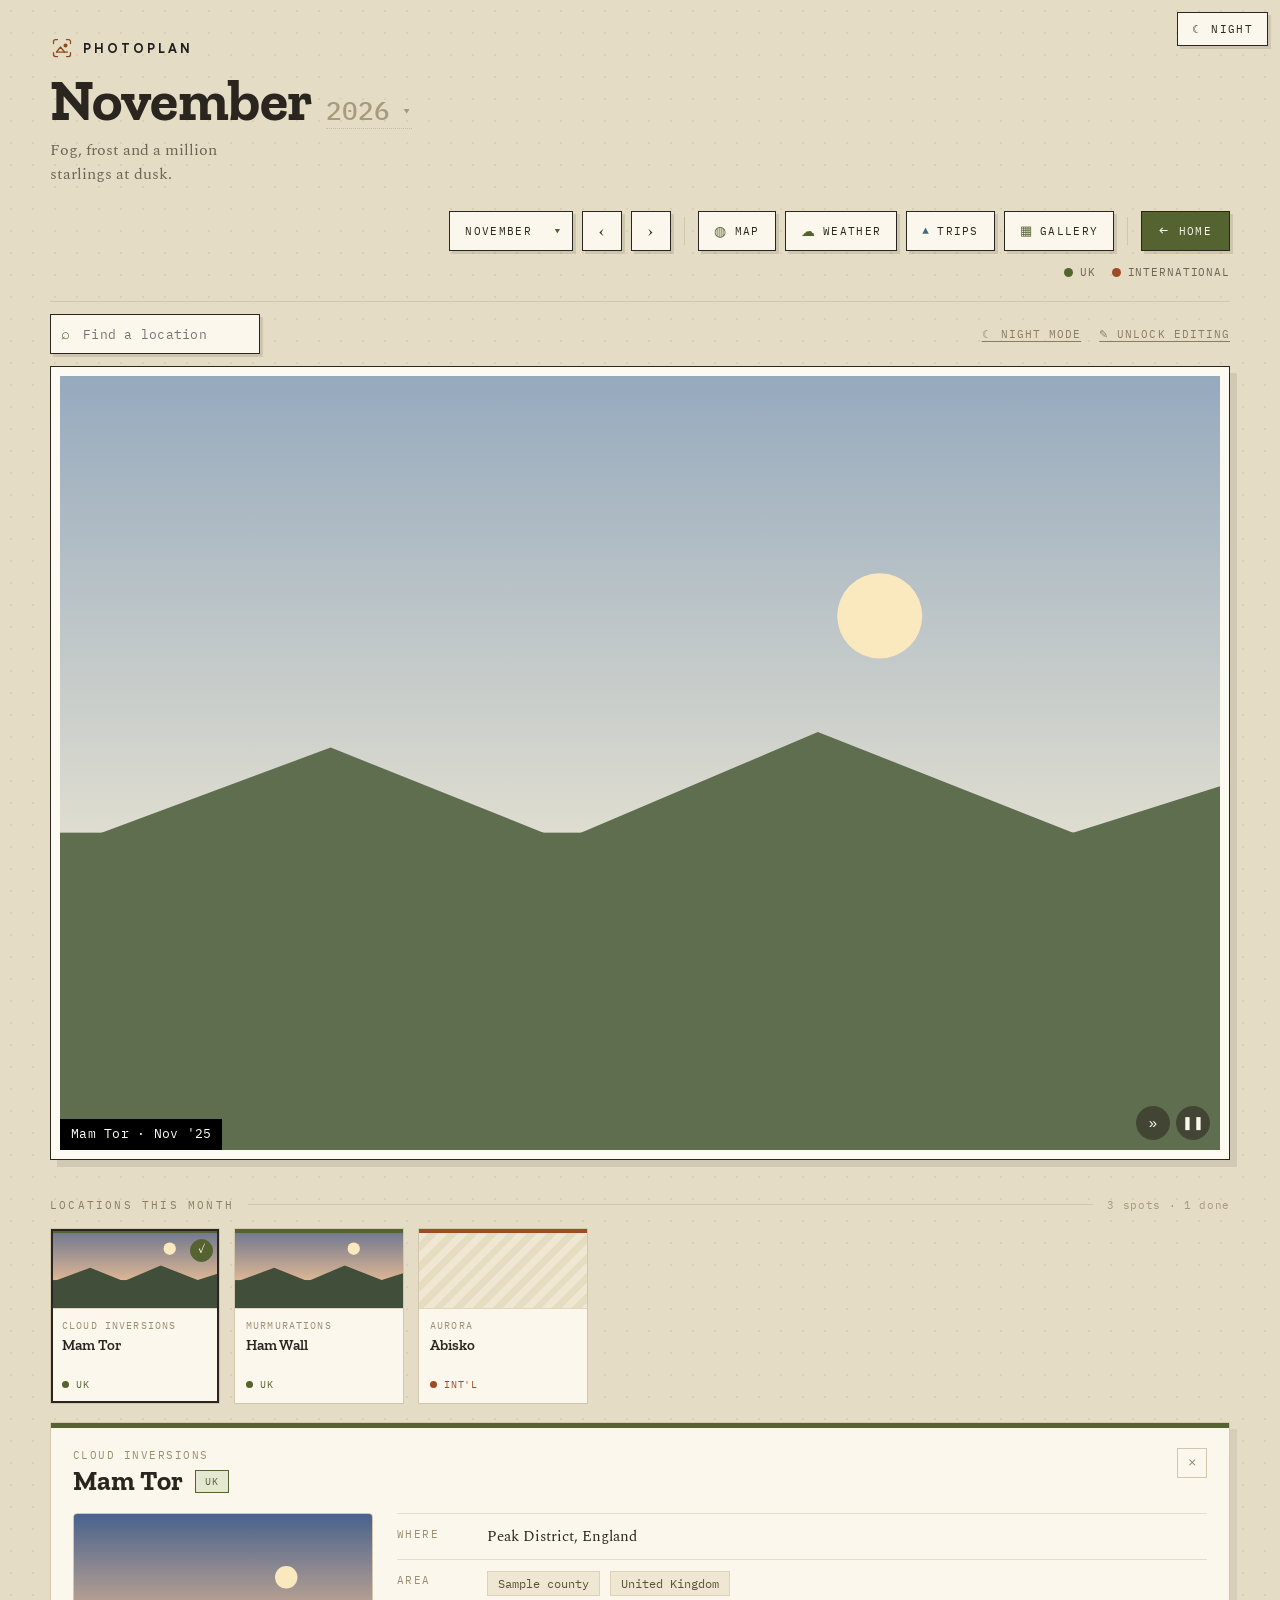
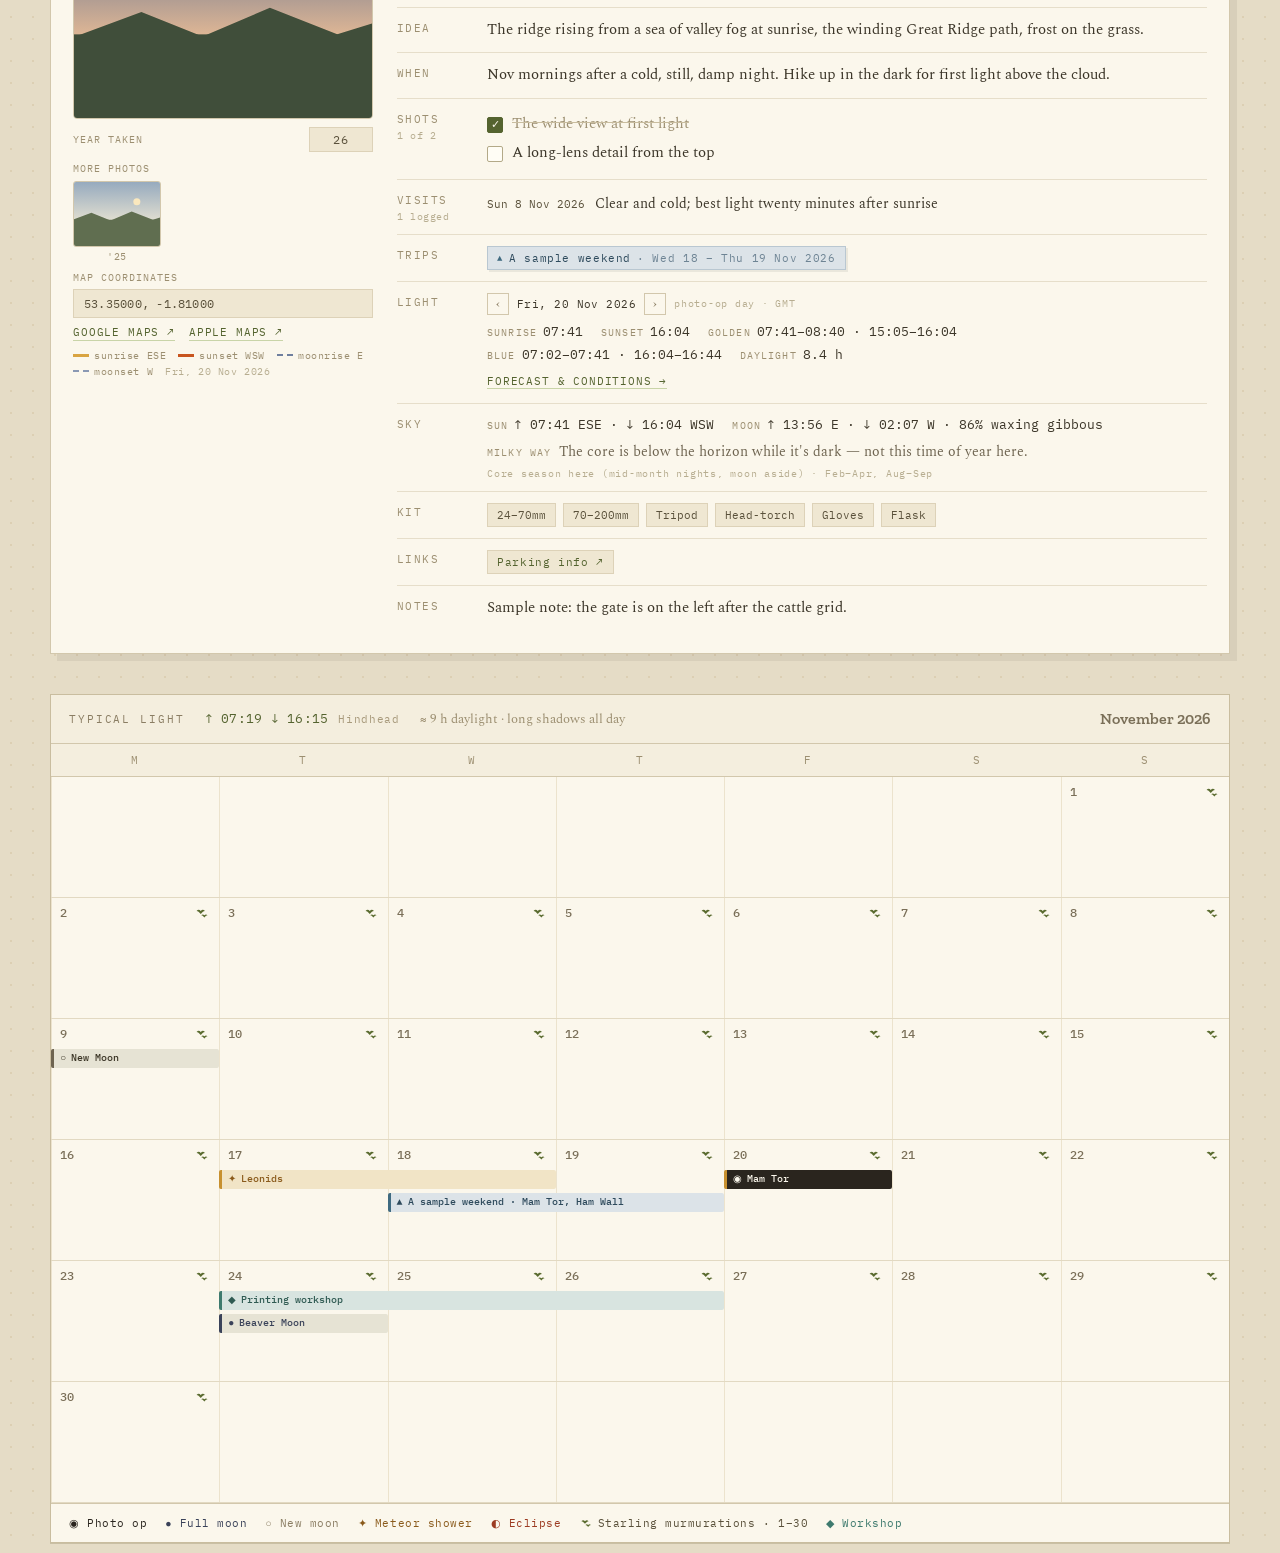
<file: design/pages/month-visitor.html>
<!DOCTYPE html>
<html lang="en">
<head>
<meta charset="utf-8">
<meta name="viewport" content="width=device-width, initial-scale=1">
<meta name="robots" content="noindex">
<title>Photoplan snapshot — Month page as a visitor sees it (view-only)</title>
<link rel="preconnect" href="https://fonts.googleapis.com">
<link rel="preconnect" href="https://fonts.gstatic.com" crossorigin>
<link href="https://fonts.googleapis.com/css2?family=Zilla+Slab:wght@600;700&family=Spectral:wght@400&family=IBM+Plex+Mono:wght@400;500;600&display=swap" rel="stylesheet">
<style>

    /* tokens:start */
    /* Photoplan theme. Every colour in the app is one of these custom properties.
       The day values are the original design; [data-theme="night"] on <html>
       swaps them (the night switch; remembered per device in calendar:theme).
       The printable sheets always use the day values. This block is the source
       of truth: change a colour here (its day value and its night partner) and
       the whole site follows. `node design/build-reference.js` copies it to
       design/tokens.css and rebuilds the design reference. */
    :root, .print-sheet {
      /* Surfaces — page, cards, fields (day: cream paper; night: warm near-black) */
      --page: #E5DCC6; /* the page behind everything */
      --page-dot: #DCCFB3; /* dot pattern on the page */
      --paper: #FBF7EC; /* cards, buttons, dialogs — and text set on ink or green */
      --paper-bright: #FCFAF1; /* matted hero frame, map paper, round tile controls */
      --field: #FFFDF5; /* inputs and selects; glyphs on gold */
      --field-hover: #FFFFFF; /* tick button hover */
      --paper-shade: #F4EEDE; /* grid header strip, row hover */
      --paper-dim: #F1EBDB; /* dashed empty-state panels */
      --hover: #F1EAD6; /* list row hover, active search hit */
      --sunken: #EFE7D2; /* chips, tags, image slots, year boxes */
      --stripe: #E6DCC2; /* empty tile stripes */
      /* Lines — hairlines to firm borders */
      --line-faint: #EDE5D1; /* faint separators inside lists */
      --grid-line: #ECE3CD; /* calendar grid column lines */
      --line-soft: #E6DECA; /* row separators in cards */
      --rule-week: #E2D9C2; /* week rows in the grid */
      --rule-tile: #E0D6BE; /* tile photo/base divider */
      --line-chip: #DDD2B8; /* chip and tag borders */
      --line: #D2C7AC; /* the standard hairline and section rule */
      --line-strong: #C9BD9F; /* input and card borders */
      --lip: #C9BFA4; /* the 1px lip under cards */
      --line-dash: #C2B695; /* dashed outlines */
      --line-dark: #B3A988; /* firm secondary borders */
      --star-off: #C8BC9C; /* unstarred star glyph */
      /* Ink — text from strongest to faintest */
      --ink: #2A251E; /* headings, body, firm borders — and dark fills */
      --brand-ink: #201E1D; /* the PHOTOPLAN wordmark */
      --ink-body: #3B3528; /* running text in cards */
      --ink-2: #5A513B; /* secondary text, chip text */
      --ink-3: #6E6450; /* intro copy, quiet text */
      --ink-4: #7A6F58; /* tertiary */
      --muted: #8A7D63; /* small caps labels, meta */
      --label: #9C8F71; /* row labels */
      --faint: #A89A7C; /* counts, footnotes */
      --ghost: #B7AD90; /* placeholders, hints */
      /* Green — the primary accent (UK, actions, done) */
      --green: #54632F; /* primary buttons, links, UK, ticks */
      --green-deep: #46562E; /* text on green wash */
      --green-2: #5A6B2F; /* nature accent, mark-complete */
      --green-wash: #E4E8D0; /* green tint behind chips and flags */
      --green-line: #C9D4A8; /* link underlines */
      /* Terracotta & danger (International, warnings, delete) */
      --terra: #9E4B26; /* International, glyph accents */
      --terra-wash: #F1DECF; /* International tint */
      --danger: #9C3B22; /* delete, restore, errors */
      --danger-line: #D9B3A6; /* danger outlines */
      --alert-bg: #F3E3D6; /* the sync banner */
      --alert-ink: #7A3A22; /* the sync banner text */
      /* Gold & amber (stars, photo ops, meteors) */
      --gold: #C9971C; /* print star, photos-taken bars */
      --gold-deep: #8A6D1C; /* star outline */
      --amber: #C7902F; /* photo-op accent */
      --amber-ink: #8A5A1B; /* meteor text */
      --amber-wash: #F1E4C6; /* meteor tint */
      /* Slate (trips, moon) */
      --slate: #3F6A80; /* trip accent */
      --slate-ink: #2E4A5C; /* trip text */
      --slate-wash: #DCE3E8; /* trip tint */
      --slate-line: #B9C7D1; /* trip pill border */
      --slate-muted: #6E8494; /* trip pill dates */
      --moon-ink: #3A4259; /* full-moon text */
      --moon-wash: #E6E3D4; /* moon chips */
      --newmoon-ink: #3B3526; /* new-moon text */
      /* Event tints (eclipse, nature, season, holidays) */
      --eclipse-wash: #EFD9CB; /* eclipse chips */
      --nature-wash: #DEE3C5; /* nature bars */
      --season-wash: #E5E2D2; /* season bars */
      --season-accent: #9A8C6E; /* season and holiday accent */
      --holiday-wash: #EAE4D3; /* bank holidays, named days */
      /* Custom event palettes (wash, text, accent) */
      --plum-wash: #E6DCE4;
      --plum-ink: #5C3A56;
      --plum: #7C4E74;
      --teal-wash: #D8E4E0;
      --teal-ink: #2F5A52;
      --teal: #3E7A6E;
      --denim-wash: #DAE0EA;
      --denim-ink: #33465E;
      --denim: #46618A;
      --clay-wash: #EADFD0;
      --clay-ink: #6E4A2A;
      --clay: #8A5E36;
      --moss-wash: #E0E4CE;
      --moss-ink: #4A5526;
      --moss: #6B7A35;
      --stone-wash: #E0E0DE;
      --stone-ink: #44484E;
      --stone: #5C636B;
      /* Map page */
      --map-sea: #EAE0C8; /* sea and map backdrop */
      --map-sea-dot: #D6C8A5; /* loading dots */
      --map-land: #E1D5B7; /* countries, progress track */
      --map-land-line: #C5B78F; /* coastlines */
      --map-graticule: #D6CAAC; /* graticule */
      --map-frame: #D8CDB0; /* map frame */
      --map-chip-line: #D5CBB0; /* month chip border */
      --map-track-line: #CBBF9F; /* progress bar border */
      --map-hint: #B0A487; /* card hint */
      /* Shadows, scrims, focus rings, glass */
      --shadow-07: rgba(42,37,30,0.07);
      --shadow-08: rgba(42,37,30,0.08);
      --shadow-10: rgba(42,37,30,0.10);
      --shadow-12: rgba(42,37,30,0.12);
      --shadow-14: rgba(42,37,30,0.14);
      --shadow-16: rgba(42,37,30,0.16);
      --shadow-18: rgba(42,37,30,0.18);
      --shadow-20: rgba(42,37,30,0.20);
      --shadow-28: rgba(42,37,30,0.28);
      --scrim: rgba(42,37,30,0.34);
      --focus-ring: rgba(84,99,47,0.22);
      --focus-ring-strong: rgba(84,99,47,0.35);
      --focus-ring-photo: rgba(84,99,47,0.6);
      --drop-tint: rgba(84,99,47,0.08);
      --paper-a92: rgba(251,247,236,0.92);
      --paper-a86: rgba(251,247,236,0.86);
      /* On photographs and in the lightbox — the same day and night */
      --photo-veil-55: rgba(42,37,30,0.55);
      --photo-veil-60: rgba(42,37,30,0.6);
      --photo-veil-78: rgba(42,37,30,0.78);
      --photo-veil-80: rgba(42,37,30,0.8);
      --photo-veil-80b: rgba(42,37,30,0.80);
      --photo-glass-14: rgba(251,247,236,0.14);
      --photo-glass-50: rgba(251,247,236,0.5);
      --lb-scrim: rgba(20,18,14,0.88);
      --lb-glass-12: rgba(251,247,236,0.12);
      --lb-glass-22: rgba(251,247,236,0.22);
      --lb-glass-40: rgba(251,247,236,0.4);
      --on-photo: #FBF7EC; /* text and glyphs set on a photograph or the lightbox */
      --on-photo-active: #54632F; /* the focus-point button while active */
      color-scheme: light;
    }
    :root[data-theme="night"] {
      /* Surfaces */
      --page: #14120F;
      --page-dot: #1D1A15;
      --paper: #201D18;
      --paper-bright: #25221C;
      --field: #181612;
      --field-hover: #2E2A22;
      --paper-shade: #27231C;
      --paper-dim: #1B1915;
      --hover: #2C2820;
      --sunken: #2E2A22;
      --stripe: #272319;
      /* Lines */
      --line-faint: #2A261F;
      --grid-line: #2A261F;
      --line-soft: #322D25;
      --rule-week: #302B23;
      --rule-tile: #332E25;
      --line-chip: #3B362C;
      --line: #3F392E;
      --line-strong: #4B4538;
      --lip: #0D0C0A;
      --line-dash: #504939;
      --line-dark: #5F5747;
      --star-off: #5A5343;
      /* Ink */
      --ink: #EFE8D8;
      --brand-ink: #F3EDE0;
      --ink-body: #DDD5C3;
      --ink-2: #C4BBA6;
      --ink-3: #B0A68F;
      --ink-4: #A2987F;
      --muted: #968C74;
      --label: #8A8069;
      --faint: #7B725D;
      --ghost: #645C4B;
      /* Green */
      --green: #A8BD74;
      --green-deep: #BCCB91;
      --green-2: #A0B56B;
      --green-wash: #2A3120;
      --green-line: #4C5A34;
      /* Terracotta & danger */
      --terra: #E08A5F;
      --terra-wash: #3A261C;
      --danger: #E5795C;
      --danger-line: #6E3A2C;
      --alert-bg: #33211A;
      --alert-ink: #EBA58E;
      /* Gold & amber */
      --gold: #C9971C;
      --gold-deep: #8A6D1C;
      --amber: #D9A441;
      --amber-ink: #E3B565;
      --amber-wash: #3A2E18;
      /* Slate */
      --slate: #7FB0C9;
      --slate-ink: #A9CBDD;
      --slate-wash: #1F2B33;
      --slate-line: #3A4D5A;
      --slate-muted: #7E97A8;
      --moon-ink: #AEB8D4;
      --moon-wash: #2B2A24;
      --newmoon-ink: #DDD5C3;
      /* Event tints */
      --eclipse-wash: #3A2618;
      --nature-wash: #2B3222;
      --season-wash: #2C2A22;
      --season-accent: #A39676;
      --holiday-wash: #2D2A21;
      /* Custom event palettes */
      --plum-wash: #31272F;
      --plum-ink: #C6A5BF;
      --plum: #BB93B3;
      --teal-wash: #222D2A;
      --teal-ink: #90B4AC;
      --teal: #76A59A;
      --denim-wash: #262B34;
      --denim-ink: #A3B4CB;
      --denim: #8BA3C7;
      --clay-wash: #33291A;
      --clay-ink: #C3A287;
      --clay: #BA9474;
      --moss-wash: #2A2D17;
      --moss-ink: #A7B28A;
      --moss: #919E68;
      --stone-wash: #2B2B29;
      --stone-ink: #ADB1B7;
      --stone: #9BA1A8;
      /* Map page */
      --map-sea: #161513;
      --map-sea-dot: #22201B;
      --map-land: #2B2720;
      --map-land-line: #4A4436;
      --map-graticule: #2A2721;
      --map-frame: #3A352B;
      --map-chip-line: #3F392E;
      --map-track-line: #4B4538;
      --map-hint: #6C6452;
      /* Shadows, scrims, focus rings, glass */
      --shadow-07: rgba(0,0,0,0.30);
      --shadow-08: rgba(0,0,0,0.32);
      --shadow-10: rgba(0,0,0,0.36);
      --shadow-12: rgba(0,0,0,0.40);
      --shadow-14: rgba(0,0,0,0.44);
      --shadow-16: rgba(0,0,0,0.48);
      --shadow-18: rgba(0,0,0,0.52);
      --shadow-20: rgba(0,0,0,0.55);
      --shadow-28: rgba(0,0,0,0.60);
      --scrim: rgba(0,0,0,0.62);
      --focus-ring: rgba(168,189,116,0.30);
      --focus-ring-strong: rgba(168,189,116,0.42);
      --focus-ring-photo: rgba(84,99,47,0.6);
      --drop-tint: rgba(168,189,116,0.10);
      --paper-a92: rgba(32,29,24,0.92);
      --paper-a86: rgba(32,29,24,0.86);
      color-scheme: dark;
    }
    :root[data-theme="night"] .print-sheet { color-scheme: light; }
    /* tokens:end */
    /* Night mode extras: the mini map's tiles are dimmed and its controls
       follow the theme; the logo mark swaps to its on-dark version (LogoMark). */
    :root[data-theme="night"] .leaflet-tile-pane { filter: invert(1) hue-rotate(180deg) brightness(.85) contrast(.88) saturate(.55); }
    :root[data-theme="night"] .leaflet-container { background: var(--sunken); }
    :root[data-theme="night"] .leaflet-bar a { background: var(--paper); color: var(--ink); border-bottom-color: var(--line); }
    :root[data-theme="night"] .leaflet-bar a:hover { background: var(--hover); }
    :root[data-theme="night"] .leaflet-control-attribution { background: var(--paper-a86); color: var(--muted); }
    :root[data-theme="night"] .leaflet-control-attribution a { color: var(--green); }
    :root[data-theme="night"] .leaflet-tooltip { background: var(--paper); color: var(--ink); border-color: var(--line-strong); }
    .logo-night { display: none !important; }
    :root[data-theme="night"] .logo-day { display: none !important; }
    :root[data-theme="night"] .logo-night { display: block !important; }
    :root[data-theme="night"] .print-sheet .logo-day { display: block !important; }
    :root[data-theme="night"] .print-sheet .logo-night { display: none !important; }
    /* Brand fonts from the logo pack, self-hosted. Figtree is the wordmark
       face (per the lockup SVGs); Caprasimo is included for future use. */
    @font-face { font-family: 'Figtree'; src: url('[data-uri]') format('woff2'); font-weight: 300 900; font-display: swap; }
    *, *::before, *::after { box-sizing: border-box; }
    html, body { margin: 0; padding: 0; }
    body { background: var(--page); }
    ::selection { background: var(--green); color: var(--paper); }
    [contenteditable] { outline: none; }
    [contenteditable]:focus { box-shadow: 0 0 0 2px var(--focus-ring-strong); background: var(--field); border-radius: 3px; }
    /* Keyboard focus ring for everything clickable (role=button divs included). */
    button:focus-visible, a:focus-visible, select:focus-visible, [role=button]:focus-visible { outline: 2px solid var(--green); outline-offset: 2px; }
    .map-link:hover { color: var(--ink) !important; border-color: var(--ink) !important; }
    .btn-hover:hover { transform: translate(-1px,-1px); box-shadow: 4px 4px 0 var(--shadow-16) !important; }
    .btn-hover:active { transform: translate(2px,2px); box-shadow: 1px 1px 0 var(--shadow-12) !important; }
    .tile:hover { transform: translateY(-3px); box-shadow: 0 6px 16px var(--shadow-12) !important; }
    .ev-chip:hover { box-shadow: 0 2px 6px var(--shadow-28); filter: brightness(1.03); }
    .loc-row:hover { background: var(--paper-shade) !important; }
    .month-link:hover { opacity: 0.65; }
    .year-link:hover { color: var(--green) !important; }
    .year-pick:hover select, .year-pick select:focus-visible { color: var(--green) !important; border-bottom-color: var(--green) !important; }
    .del-btn:hover { background: var(--danger) !important; color: var(--paper) !important; border-color: var(--danger) !important; }
    .add-ev-btn:hover { transform: translate(-1px,-1px); box-shadow: 3px 3px 0 var(--shadow-16) !important; }
    .add-ev-btn:active { transform: translate(1px,1px); box-shadow: 1px 1px 0 var(--shadow-12) !important; }
    .save-btn:hover { transform: translate(-1px,-1px); box-shadow: 4px 4px 0 var(--shadow-18) !important; }
    .save-btn:active { transform: translate(2px,2px); box-shadow: 1px 1px 0 var(--shadow-12) !important; }
    .close-btn:hover { background: var(--sunken) !important; color: var(--ink) !important; }
    .tick-btn:hover { border-color: var(--green) !important; background: var(--field-hover) !important; }
    .region-uk:hover { background: var(--green) !important; color: var(--paper) !important; }
    .region-int:hover { background: var(--terra) !important; color: var(--paper) !important; }
    .done-toggle:hover { background: var(--green-wash) !important; border-color: var(--green) !important; }
    .image-slot { position: relative; display: flex; align-items: center; justify-content: center; background: var(--sunken); overflow: hidden; cursor: default; }
    .image-slot.drag-over { background: var(--green-wash); outline: 2px dashed var(--green); }
    .image-slot img { position: absolute; inset: 0; width: 100%; height: 100%; object-fit: cover; }
    .image-slot .placeholder-text { font-family: 'IBM Plex Mono', monospace; font-size: 11px; color: var(--faint); letter-spacing: .06em; text-align: center; padding: 12px; pointer-events: none; z-index: 1; }
    .image-slot .drop-hint { display: none; }
    .image-slot:hover .drop-hint { display: block; }
    input[type=number]::-webkit-inner-spin-button { -webkit-appearance: auto; }
    input:focus { border-color: var(--green) !important; box-shadow: 0 0 0 2px var(--focus-ring) !important; }
    .kind-btn:hover { filter: brightness(0.97); }
    .loc-pick:hover { border-color: var(--green) !important; }
    .hero-caption { position: absolute; left: 0; bottom: 0; z-index: 5; max-width: 88%; background: #000; color: #fff; font-family: 'IBM Plex Mono', monospace; font-size: 13px; line-height: 1.4; padding: 6px 11px; letter-spacing: .02em; }
    .hero-caption:empty::before { content: attr(data-ph); color: #B7B0A2; }
    .hero-caption:focus { outline: none; background: #000 !important; color: #fff !important; border-radius: 0 !important; box-shadow: 0 0 0 2px var(--focus-ring-photo); }
    .slide-fade { animation: heroFade .9s ease; }
    @keyframes heroFade { from { opacity: 0; } to { opacity: 1; } }
    .year-input:empty::before { content: 'YY'; color: var(--ghost); }
    .coord-input:empty::before { content: 'paste latitude, longitude'; color: var(--ghost); }
    .kit-view:hover span { border-color: var(--green); }
    .tag-input:empty::before { content: 'Label'; color: var(--ghost); }
    .ig-link:hover { color: var(--terra) !important; }
    input[type=search]::-webkit-search-decoration, input[type=search]::-webkit-search-cancel-button { -webkit-appearance: none; }
    .quiet-link:hover { color: var(--green) !important; }
    .backup-row:hover { background: var(--paper-shade) !important; }
    .check-x { opacity: 0; transition: opacity .15s; }
    .check-row:hover .check-x, .check-x:focus-visible { opacity: 1; }
    @media (hover: none) { .check-x { opacity: .7; } }
    .trip-card:hover { border-color: var(--line-dark) !important; }
    input[type=date].pp-date { appearance: none; -webkit-appearance: none; }
    .area-input:empty::before { content: 'Area'; color: var(--ghost); }
    .country-input:empty::before { content: 'Country'; color: var(--ghost); }
    .lb-btn:hover { background: var(--lb-glass-22) !important; }
    .gal-tab:hover { color: var(--ink) !important; }
    .pause-btn:hover { background: var(--photo-veil-78) !important; }
    .pause-btn:active { transform: scale(0.94); }
    /* The owner's optional handle in the corner of the large photos (data[0].photoCredit). */
    .photo-credit { position: absolute; z-index: 5; font-family: 'IBM Plex Mono', monospace; font-size: 11px; letter-spacing: .06em; line-height: 1; color: var(--on-photo); opacity: .9; text-shadow: 0 1px 2px rgba(0,0,0,0.7), 0 0 6px rgba(0,0,0,0.35); pointer-events: none; user-select: none; white-space: nowrap; }
    .map-chip:hover { transform: translate(-1px,-1px); box-shadow: 3px 3px 0 var(--shadow-14) !important; }
    .map-monthchip:hover { border-color: var(--ink) !important; }
    .map-iconbtn:hover { transform: translate(-1px,-1px); box-shadow: 3px 3px 0 var(--shadow-18) !important; }
    .map-iconbtn:active { transform: translate(1px,1px); box-shadow: 1px 1px 0 var(--shadow-12) !important; }
    .map-shootrow:hover { background: var(--hover) !important; }
    .map-close:hover { color: var(--ink) !important; background: var(--sunken) !important; border-color: var(--line) !important; }
    .map-visitbtn:hover { transform: translate(-1px,-1px); box-shadow: 3px 3px 0 var(--shadow-16) !important; }
    @keyframes mapPulse { 0%,100% { opacity: .45; } 50% { opacity: .9; } }
    /* ── Print view ── A4-landscape sheets (281×193mm inside 8mm margins). On
       screen they preview as bordered pages kept in proportion by aspect-ratio;
       when printing, the app chrome hides, each sheet is forced to exactly one
       page, and colours print as shown. A sheet is a flex column so a grid page
       can fill its height. */
    .print-sheet { position: relative; display: flex; flex-direction: column; width: 281mm; max-width: 100%; aspect-ratio: 281 / 193; margin: 0 auto 8px; background: #fff; border: 1px solid var(--line); box-shadow: 0 2px 12px var(--shadow-10); overflow: hidden; break-after: page; page-break-after: always; break-inside: avoid; }
    .print-sheet.pad { padding: 7mm 7mm 6mm; }
    .print-sheet:last-child { break-after: auto; page-break-after: auto; }
    .print-label { width: 281mm; max-width: 100%; margin: 18px auto 6px; font-family: 'IBM Plex Mono', monospace; font-size: 10px; letter-spacing: .16em; text-transform: uppercase; color: var(--faint); }
    @page { size: A4 landscape; margin: 8mm; }
    @media print {
      body { background: #fff; }
      .no-print { display: none !important; }
      .app-shell { background: #fff !important; background-image: none !important; padding: 0 !important; }
      .print-sheet { width: 281mm !important; height: 193mm !important; max-width: none !important; aspect-ratio: auto !important; border: none !important; box-shadow: none !important; margin: 0 !important; }
      .print-sheet, .print-sheet * { -webkit-print-color-adjust: exact; print-color-adjust: exact; }
    }

</style>
</head>
<body>
<!-- Generated 2026-11-17 from index.html by design/build-reference.js — sample data only. Static snapshot of the rendered page: real markup and inline styles, no scripts. -->
<button id="ref-theme" onclick="var r=document.documentElement;if(r.getAttribute('data-theme')==='night'){r.removeAttribute('data-theme');this.textContent='☾ Night'}else{r.setAttribute('data-theme','night');this.textContent='☀ Day'}" style="position:fixed;top:12px;right:12px;z-index:999;height:34px;padding:0 14px;background:var(--paper);color:var(--ink);border:1px solid var(--ink);font-family:'IBM Plex Mono',monospace;font-size:11px;letter-spacing:.12em;text-transform:uppercase;cursor:pointer;box-shadow:3px 3px 0 var(--shadow-12)">☾ Night</button>
<div class="app-shell" style="min-height: 100vh; background-image: radial-gradient(var(--page-dot) 0.8px, transparent 0.8px); background-position-x: ; background-position-y: ; background-size: 22px 22px; background-repeat: ; background-attachment: ; background-origin: ; background-clip: ; background-color: ; color: var(--ink); font-family: Spectral, Georgia, serif; padding: 36px 26px 70px;"><div style="max-width: 1180px; margin: 0px auto;"><div><div style="display: flex; justify-content: space-between; align-items: flex-start; gap: 24px; flex-wrap: wrap;"><div style="flex: 1 1 380px; min-width: 0px;"><div role="button" tabindex="0" title="Back to the home page" style="display: inline-flex; align-items: center; gap: 9px; cursor: pointer;"><img class="logo-day" src="data:image/svg+xml,%3Csvg%20xmlns%3D%22http%3A%2F%2Fwww.w3.org%2F2000%2Fsvg%22%20viewBox%3D%220%200%2096%2096%22%20fill%3D%22none%22%3E%3Cpath%20d%3D%22M14%2030%20V22%20Q14%2014%2022%2014%20H30%22%20stroke%3D%22%238c491a%22%20stroke-width%3D%225%22%20stroke-linecap%3D%22round%22%20fill%3D%22none%22%3E%3C%2Fpath%3E%3Cpath%20d%3D%22M66%2014%20H74%20Q82%2014%2082%2022%20V30%22%20stroke%3D%22%238c491a%22%20stroke-width%3D%225%22%20stroke-linecap%3D%22round%22%20fill%3D%22none%22%3E%3C%2Fpath%3E%3Cpath%20d%3D%22M82%2066%20V74%20Q82%2082%2074%2082%20H66%22%20stroke%3D%22%238c491a%22%20stroke-width%3D%225%22%20stroke-linecap%3D%22round%22%20fill%3D%22none%22%3E%3C%2Fpath%3E%3Cpath%20d%3D%22M30%2082%20H22%20Q14%2082%2014%2074%20V66%22%20stroke%3D%22%238c491a%22%20stroke-width%3D%225%22%20stroke-linecap%3D%22round%22%20fill%3D%22none%22%3E%3C%2Fpath%3E%3Ccircle%20cx%3D%2262%22%20cy%3D%2238%22%20r%3D%228%22%20fill%3D%22%238c491a%22%3E%3C%2Fcircle%3E%3Cpath%20d%3D%22M26%2064%20L42%2044%20L58%2064%22%20stroke%3D%22%238c491a%22%20stroke-width%3D%225%22%20stroke-linecap%3D%22round%22%20stroke-linejoin%3D%22round%22%20fill%3D%22none%22%3E%3C%2Fpath%3E%3Cline%20x1%3D%2226%22%20y1%3D%2264%22%20x2%3D%2270%22%20y2%3D%2264%22%20stroke%3D%22%238c491a%22%20stroke-width%3D%225%22%20stroke-linecap%3D%22round%22%3E%3C%2Fline%3E%3C%2Fsvg%3E" alt="" style="height: 24px; width: auto; display: block;"><img class="logo-night" src="data:image/svg+xml,%3Csvg%20xmlns%3D%22http%3A%2F%2Fwww.w3.org%2F2000%2Fsvg%22%20viewBox%3D%220%200%2096%2096%22%20fill%3D%22none%22%3E%3Cpath%20d%3D%22M14%2030%20V22%20Q14%2014%2022%2014%20H30%22%20stroke%3D%22%23f6a06b%22%20stroke-width%3D%225%22%20stroke-linecap%3D%22round%22%20fill%3D%22none%22%3E%3C%2Fpath%3E%3Cpath%20d%3D%22M66%2014%20H74%20Q82%2014%2082%2022%20V30%22%20stroke%3D%22%23f6a06b%22%20stroke-width%3D%225%22%20stroke-linecap%3D%22round%22%20fill%3D%22none%22%3E%3C%2Fpath%3E%3Cpath%20d%3D%22M82%2066%20V74%20Q82%2082%2074%2082%20H66%22%20stroke%3D%22%23f6a06b%22%20stroke-width%3D%225%22%20stroke-linecap%3D%22round%22%20fill%3D%22none%22%3E%3C%2Fpath%3E%3Cpath%20d%3D%22M30%2082%20H22%20Q14%2082%2014%2074%20V66%22%20stroke%3D%22%23f6a06b%22%20stroke-width%3D%225%22%20stroke-linecap%3D%22round%22%20fill%3D%22none%22%3E%3C%2Fpath%3E%3Ccircle%20cx%3D%2262%22%20cy%3D%2238%22%20r%3D%228%22%20fill%3D%22%23f6a06b%22%3E%3C%2Fcircle%3E%3Cpath%20d%3D%22M26%2064%20L42%2044%20L58%2064%22%20stroke%3D%22%23f6a06b%22%20stroke-width%3D%225%22%20stroke-linecap%3D%22round%22%20stroke-linejoin%3D%22round%22%20fill%3D%22none%22%3E%3C%2Fpath%3E%3Cline%20x1%3D%2226%22%20y1%3D%2264%22%20x2%3D%2270%22%20y2%3D%2264%22%20stroke%3D%22%23f6a06b%22%20stroke-width%3D%225%22%20stroke-linecap%3D%22round%22%3E%3C%2Fline%3E%3C%2Fsvg%3E" alt="" style="height: 24px; width: auto; display: block;"><div style="font-family: Figtree, system-ui, sans-serif; font-weight: 700; font-size: 12.5px; letter-spacing: 0.24em; text-transform: uppercase; color: var(--brand-ink);">Photoplan</div></div><div style="display: flex; align-items: baseline; gap: 14px; margin-top: 6px; flex-wrap: wrap;"><h1 style="margin: 0px; font-family: &quot;Zilla Slab&quot;, serif; font-weight: 700; font-size: clamp(40px, 6vw, 58px); line-height: 0.95; color: var(--ink); letter-spacing: -0.01em;">November</h1><span class="year-pick" title="Choose the year to show" style="position: relative; display: inline-flex; align-items: center;"><select aria-label="Calendar year" style="appearance: none; background: none; border-top-width: medium; border-right-width: medium; border-bottom: 1px dotted var(--line-strong); border-left-width: medium; border-top-style: none; border-right-style: none; border-left-style: none; border-top-color: currentcolor; border-right-color: currentcolor; border-left-color: currentcolor; border-image: none; border-radius: 0px; margin: 0px; padding: 0px 22px 2px 0px; font-family: &quot;IBM Plex Mono&quot;, monospace; font-size: 26px; font-weight: 500; letter-spacing: 0px; color: var(--faint); cursor: pointer; line-height: 1.2;"><option value="2026" selected="">2026</option><option value="2027">2027</option><option value="2028">2028</option><option value="2029">2029</option><option value="2030">2030</option><option value="2031">2031</option><option value="2032">2032</option><option value="2033">2033</option><option value="2034">2034</option><option value="2035">2035</option></select><span aria-hidden="true" style="position: absolute; right: 2px; top: 50%; transform: translateY(-50%); pointer-events: none; font-size: 13px; color: var(--faint);">▾</span></span></div><div style="margin-top: 8px; margin-left: -4px; margin-right: -4px; font-size: 16px; color: var(--ink-3); max-width: 30ch; border-radius: 3px; padding: 1px 4px;">Fog, frost and a million starlings at dusk.</div></div><div style="display: flex; flex-direction: column; align-items: flex-end; gap: 14px; flex: 1 1 auto;"><div style="display: flex; gap: 9px; align-items: center;"><span style="position: relative; display: inline-flex;"><select aria-label="Go to month" title="Jump to a month" style="height: 40px; border: 1px solid var(--ink); cursor: pointer; font-family: &quot;IBM Plex Mono&quot;, monospace; font-size: 11px; letter-spacing: 0.12em; text-transform: uppercase; box-shadow: 3px 3px 0 var(--shadow-12); appearance: none; background: var(--paper); color: var(--ink); padding: 0px 32px 0px 15px; border-radius: 0px;"><option value="0">January</option><option value="1">February</option><option value="2">March</option><option value="3">April</option><option value="4">May</option><option value="5">June</option><option value="6">July</option><option value="7">August</option><option value="8">September</option><option value="9">October</option><option value="10" selected="">November</option><option value="11">December</option></select><span aria-hidden="true" style="position: absolute; right: 12px; top: 50%; transform: translateY(-50%); pointer-events: none; font-size: 12px; color: var(--green);">▾</span></span><button class="btn-hover" title="Previous month" aria-label="Previous month" style="height: 40px; border: 1px solid var(--ink); cursor: pointer; font-family: Spectral, serif; font-size: 19px; letter-spacing: 0.12em; text-transform: uppercase; box-shadow: 3px 3px 0 var(--shadow-12); background: var(--paper); color: var(--ink); width: 40px;">‹</button><button class="btn-hover" title="Next month" aria-label="Next month" style="height: 40px; border: 1px solid var(--ink); cursor: pointer; font-family: Spectral, serif; font-size: 19px; letter-spacing: 0.12em; text-transform: uppercase; box-shadow: 3px 3px 0 var(--shadow-12); background: var(--paper); color: var(--ink); width: 40px;">›</button><span style="width: 1px; height: 28px; background: var(--line); margin: 0px 4px;"></span><button class="btn-hover" style="height: 40px; border: 1px solid var(--ink); cursor: pointer; font-family: &quot;IBM Plex Mono&quot;, monospace; font-size: 11px; letter-spacing: 0.12em; text-transform: uppercase; box-shadow: 3px 3px 0 var(--shadow-12); background: var(--paper); color: var(--ink); display: inline-flex; align-items: center; gap: 7px; padding: 0px 15px;"><span style="font-size: 14px; line-height: 1; margin-top: -1px; color: var(--green);">◍</span> Map</button><button class="btn-hover" title="Forecasts for each location, and the conditions each kind of shoot wants" style="height: 40px; border: 1px solid var(--ink); cursor: pointer; font-family: &quot;IBM Plex Mono&quot;, monospace; font-size: 11px; letter-spacing: 0.12em; text-transform: uppercase; box-shadow: 3px 3px 0 var(--shadow-12); background: var(--paper); color: var(--ink); display: inline-flex; align-items: center; gap: 7px; padding: 0px 15px;"><span style="font-size: 14px; line-height: 1; margin-top: -1px; color: var(--green);">☁</span> Weather</button><button class="btn-hover" title="Planned trips — dates, locations, shot lists and packing lists" style="height: 40px; border: 1px solid var(--ink); cursor: pointer; font-family: &quot;IBM Plex Mono&quot;, monospace; font-size: 11px; letter-spacing: 0.12em; text-transform: uppercase; box-shadow: 3px 3px 0 var(--shadow-12); background: var(--paper); color: var(--ink); display: inline-flex; align-items: center; gap: 7px; padding: 0px 15px;"><span style="font-size: 11px; line-height: 1; margin-top: -1px; color: var(--slate);">▲</span> Trips</button><button class="btn-hover" title="Every photo, grouped by place, area, month, tag… and the year in review" style="height: 40px; border: 1px solid var(--ink); cursor: pointer; font-family: &quot;IBM Plex Mono&quot;, monospace; font-size: 11px; letter-spacing: 0.12em; text-transform: uppercase; box-shadow: 3px 3px 0 var(--shadow-12); background: var(--paper); color: var(--ink); display: inline-flex; align-items: center; gap: 7px; padding: 0px 15px;"><span style="font-size: 13px; line-height: 1; margin-top: -1px; color: var(--green);">▦</span> Gallery</button><span style="width: 1px; height: 28px; background: var(--line); margin: 0px 4px;"></span><button class="btn-hover" style="height: 40px; border: 1px solid var(--ink); cursor: pointer; font-family: &quot;IBM Plex Mono&quot;, monospace; font-size: 11px; letter-spacing: 0.12em; text-transform: uppercase; box-shadow: 3px 3px 0 var(--shadow-12); background: var(--green); color: var(--paper); display: inline-flex; align-items: center; gap: 9px; padding: 0px 17px;"><span style="font-size: 15px; line-height: 1; margin-top: -1px;">←</span> Home</button></div><div style="display: flex; align-items: center; gap: 16px; font-family: &quot;IBM Plex Mono&quot;, monospace; font-size: 11px; letter-spacing: 0.08em; color: var(--ink-3);"><span style="display: flex; align-items: center; gap: 7px;"><span style="width: 9px; height: 9px; border-radius: 50%; background: var(--green); display: inline-block;"></span>UK</span><span style="display: flex; align-items: center; gap: 7px;"><span style="width: 9px; height: 9px; border-radius: 50%; background: var(--terra); display: inline-block;"></span>INTERNATIONAL</span></div></div></div><div style="height: 1px; background: var(--line); margin: 22px 0px 12px;"></div><div style="display: flex; justify-content: space-between; align-items: center; gap: 10px 18px; flex-wrap: wrap; margin-bottom: 12px;"><div style="position: relative; display: inline-flex;"><span aria-hidden="true" style="position: absolute; left: 11px; top: 50%; transform: translateY(-50%); pointer-events: none; font-size: 15px; color: var(--green); line-height: 1;">⌕</span><input type="search" placeholder="Find a location" aria-label="Find a location" autocomplete="off" spellcheck="false" value="" style="height: 40px; border: 1px solid var(--ink); cursor: text; font-family: &quot;IBM Plex Mono&quot;, monospace; font-size: 12.5px; letter-spacing: 0.02em; text-transform: none; box-shadow: 3px 3px 0 var(--shadow-12); appearance: none; border-radius: 0px; background: var(--paper); color: var(--ink); padding: 0px 12px 0px 32px; width: 210px; outline: none;"></div><span style="display: inline-flex; align-items: center; gap: 6px 18px; flex-wrap: wrap; justify-content: flex-end;"><button class="quiet-link" aria-pressed="false" title="Dark colours for the field at night — easier on the eyes and on night vision" style="background: none; border-width: medium; border-style: none; border-color: currentcolor; border-image: none; padding: 0px; cursor: pointer; font-family: &quot;IBM Plex Mono&quot;, monospace; font-size: 10.5px; letter-spacing: 0.1em; text-transform: uppercase; color: var(--muted); text-decoration: underline; text-underline-offset: 3px; white-space: nowrap;">☾ Night mode</button><button title="Enter the edit password to make changes" style="background: none; border-width: medium; border-style: none; border-color: currentcolor; border-image: none; padding: 0px; cursor: pointer; font-family: &quot;IBM Plex Mono&quot;, monospace; font-size: 10.5px; letter-spacing: 0.1em; text-transform: uppercase; color: var(--muted); text-decoration: underline; text-underline-offset: 3px;">✎ Unlock editing</button></span></div><div style="background: var(--paper-bright); border: 1px solid var(--ink); padding: 9px; box-shadow: 7px 7px 0 var(--shadow-10);"><div class="image-slot" style="aspect-ratio: 3 / 2;"><img class="slide-fade" src="data:image/svg+xml,%3Csvg%20xmlns%3D%22http%3A%2F%2Fwww.w3.org%2F2000%2Fsvg%22%20viewBox%3D%220%200%20300%20200%22%20preserveAspectRatio%3D%22xMidYMid%20slice%22%3E%3Cdefs%3E%3ClinearGradient%20id%3D%22s%22%20x1%3D%220%22%20y1%3D%220%22%20x2%3D%220%22%20y2%3D%221%22%3E%3Cstop%20offset%3D%220%22%20stop-color%3D%22%2396AABE%22%2F%3E%3Cstop%20offset%3D%221%22%20stop-color%3D%22%23E6E2D2%22%2F%3E%3C%2FlinearGradient%3E%3C%2Fdefs%3E%3Crect%20width%3D%22300%22%20height%3D%22130%22%20fill%3D%22url(%23s)%22%2F%3E%3Ccircle%20cx%3D%22212%22%20cy%3D%2262%22%20r%3D%2211%22%20fill%3D%22%23FAE8BE%22%2F%3E%3Crect%20y%3D%22118%22%20width%3D%22300%22%20height%3D%2282%22%20fill%3D%22%23606E50%22%2F%3E%3Cpath%20d%3D%22M0%20122%20L70%2096%20L130%20120%20L196%2092%20L262%20118%20L300%20106%20L300%20150%20L0%20150Z%22%20fill%3D%22%23606E50%22%2F%3E%3C%2Fsvg%3E" alt=""><div class="hero-caption" data-ph="Location · Month Year" style="cursor: default;">Mam Tor · Nov '25</div><button class="pause-btn" title="Next photo" aria-label="Next photo" style="position: absolute; right: 50px; bottom: 10px; z-index: 6; width: 34px; height: 34px; border-radius: 50%; border-width: medium; border-style: none; border-color: currentcolor; border-image: none; cursor: pointer; background: var(--photo-veil-55); color: var(--on-photo); font-size: 15px; line-height: 1; display: flex; align-items: center; justify-content: center; padding-bottom: 2px;">»</button><button class="pause-btn" title="Pause slideshow" aria-label="Pause slideshow" style="position: absolute; right: 10px; bottom: 10px; z-index: 6; width: 34px; height: 34px; border-radius: 50%; border-width: medium; border-style: none; border-color: currentcolor; border-image: none; cursor: pointer; background: var(--photo-veil-55); color: var(--on-photo); font-size: 13px; line-height: 1; display: flex; align-items: center; justify-content: center;">❚❚</button></div></div><div style="display: flex; align-items: center; gap: 14px; margin-top: 38px;"><span style="font-family: &quot;IBM Plex Mono&quot;, monospace; font-size: 11px; letter-spacing: 0.2em; text-transform: uppercase; color: var(--muted); white-space: nowrap;">Locations this month</span><span style="flex: 1 1 0%; height: 1px; background: var(--line);"></span><span style="font-family: &quot;IBM Plex Mono&quot;, monospace; font-size: 11px; letter-spacing: 0.06em; color: var(--faint);">3 spots · 1 done</span></div><div style="margin-top: 16px; display: flex; gap: 14px; flex-wrap: wrap;"><div class="tile" role="button" tabindex="0" aria-label="Mam Tor (open)" draggable="false" style="position: relative; width: 170px; text-align: left; background: var(--paper); border: 1px solid var(--line); padding: 0px; cursor: pointer; font-family: Spectral, serif; overflow: hidden; opacity: 1; transition: transform 0.12s, box-shadow 0.12s, opacity 0.12s; box-shadow: none;"><div style="position: absolute; inset: 0px; border: 2px solid var(--ink); pointer-events: none; z-index: 5;"></div><div style="height: 4px; background: var(--green);"></div><div style="position: relative; height: 76px; overflow: hidden; background-image: repeating-linear-gradient(135deg,var(--sunken) 0,var(--sunken) 7px,var(--stripe) 7px,var(--stripe) 14px); border-bottom: 1px solid var(--rule-tile);"><img src="data:image/svg+xml,%3Csvg%20xmlns%3D%22http%3A%2F%2Fwww.w3.org%2F2000%2Fsvg%22%20viewBox%3D%220%200%20300%20200%22%20preserveAspectRatio%3D%22xMidYMid%20slice%22%3E%3Cdefs%3E%3ClinearGradient%20id%3D%22s%22%20x1%3D%220%22%20y1%3D%220%22%20x2%3D%220%22%20y2%3D%221%22%3E%3Cstop%20offset%3D%220%22%20stop-color%3D%22%2348628C%22%2F%3E%3Cstop%20offset%3D%221%22%20stop-color%3D%22%23ECBE96%22%2F%3E%3C%2FlinearGradient%3E%3C%2Fdefs%3E%3Crect%20width%3D%22300%22%20height%3D%22130%22%20fill%3D%22url(%23s)%22%2F%3E%3Ccircle%20cx%3D%22212%22%20cy%3D%2262%22%20r%3D%2211%22%20fill%3D%22%23FAE8BE%22%2F%3E%3Crect%20y%3D%22118%22%20width%3D%22300%22%20height%3D%2282%22%20fill%3D%22%23404E3A%22%2F%3E%3Cpath%20d%3D%22M0%20122%20L70%2096%20L130%20120%20L196%2092%20L262%20118%20L300%20106%20L300%20150%20L0%20150Z%22%20fill%3D%22%23404E3A%22%2F%3E%3C%2Fsvg%3E" alt="" style="position: absolute; inset: 0px; width: 100%; height: 100%; object-fit: cover; z-index: 1;"><span title="Done" style="position: absolute; top: 6px; right: 6px; z-index: 4; width: 23px; height: 23px; border-radius: 50%; display: flex; align-items: center; justify-content: center; font-size: 12px; line-height: 1; border: 1.5px solid var(--green); background: var(--green); color: var(--paper);">✓</span></div><div style="padding: 10px 11px 12px;"><div style="font-family: &quot;IBM Plex Mono&quot;, monospace; font-size: 9.5px; letter-spacing: 0.12em; text-transform: uppercase; color: var(--label); margin-bottom: 5px;">Cloud inversions</div><div style="font-family: &quot;Zilla Slab&quot;, serif; font-size: 15px; font-weight: 600; color: var(--ink); line-height: 1.15; min-height: 34px;">Mam Tor</div><div style="margin-top: 7px; display: flex; align-items: center; gap: 7px;"><span style="width: 7px; height: 7px; border-radius: 50%; background: var(--green); display: inline-block;"></span><span style="font-family: &quot;IBM Plex Mono&quot;, monospace; font-size: 10px; letter-spacing: 0.08em; color: var(--green);">UK</span></div></div></div><div class="tile" role="button" tabindex="0" aria-label="Ham Wall" draggable="false" style="position: relative; width: 170px; text-align: left; background: var(--paper); border: 1px solid var(--line); padding: 0px; cursor: pointer; font-family: Spectral, serif; overflow: hidden; opacity: 1; transition: transform 0.12s, box-shadow 0.12s, opacity 0.12s; box-shadow: none;"><div style="height: 4px; background: var(--green);"></div><div style="position: relative; height: 76px; overflow: hidden; background-image: repeating-linear-gradient(135deg,var(--sunken) 0,var(--sunken) 7px,var(--stripe) 7px,var(--stripe) 14px); border-bottom: 1px solid var(--rule-tile);"><img src="data:image/svg+xml,%3Csvg%20xmlns%3D%22http%3A%2F%2Fwww.w3.org%2F2000%2Fsvg%22%20viewBox%3D%220%200%20300%20200%22%20preserveAspectRatio%3D%22xMidYMid%20slice%22%3E%3Cdefs%3E%3ClinearGradient%20id%3D%22s%22%20x1%3D%220%22%20y1%3D%220%22%20x2%3D%220%22%20y2%3D%221%22%3E%3Cstop%20offset%3D%220%22%20stop-color%3D%22%2348628C%22%2F%3E%3Cstop%20offset%3D%221%22%20stop-color%3D%22%23ECBE96%22%2F%3E%3C%2FlinearGradient%3E%3C%2Fdefs%3E%3Crect%20width%3D%22300%22%20height%3D%22130%22%20fill%3D%22url(%23s)%22%2F%3E%3Ccircle%20cx%3D%22212%22%20cy%3D%2262%22%20r%3D%2211%22%20fill%3D%22%23FAE8BE%22%2F%3E%3Crect%20y%3D%22118%22%20width%3D%22300%22%20height%3D%2282%22%20fill%3D%22%23404E3A%22%2F%3E%3Cpath%20d%3D%22M0%20122%20L70%2096%20L130%20120%20L196%2092%20L262%20118%20L300%20106%20L300%20150%20L0%20150Z%22%20fill%3D%22%23404E3A%22%2F%3E%3C%2Fsvg%3E" alt="" style="position: absolute; inset: 0px; width: 100%; height: 100%; object-fit: cover; z-index: 1;"></div><div style="padding: 10px 11px 12px;"><div style="font-family: &quot;IBM Plex Mono&quot;, monospace; font-size: 9.5px; letter-spacing: 0.12em; text-transform: uppercase; color: var(--label); margin-bottom: 5px;">Murmurations</div><div style="font-family: &quot;Zilla Slab&quot;, serif; font-size: 15px; font-weight: 600; color: var(--ink); line-height: 1.15; min-height: 34px;">Ham Wall</div><div style="margin-top: 7px; display: flex; align-items: center; gap: 7px;"><span style="width: 7px; height: 7px; border-radius: 50%; background: var(--green); display: inline-block;"></span><span style="font-family: &quot;IBM Plex Mono&quot;, monospace; font-size: 10px; letter-spacing: 0.08em; color: var(--green);">UK</span></div></div></div><div class="tile" role="button" tabindex="0" aria-label="Abisko" draggable="false" style="position: relative; width: 170px; text-align: left; background: var(--paper); border: 1px solid var(--line); padding: 0px; cursor: pointer; font-family: Spectral, serif; overflow: hidden; opacity: 1; transition: transform 0.12s, box-shadow 0.12s, opacity 0.12s; box-shadow: none;"><div style="height: 4px; background: var(--terra);"></div><div style="position: relative; height: 76px; overflow: hidden; background-image: repeating-linear-gradient(135deg,var(--sunken) 0,var(--sunken) 7px,var(--stripe) 7px,var(--stripe) 14px); border-bottom: 1px solid var(--rule-tile);"></div><div style="padding: 10px 11px 12px;"><div style="font-family: &quot;IBM Plex Mono&quot;, monospace; font-size: 9.5px; letter-spacing: 0.12em; text-transform: uppercase; color: var(--label); margin-bottom: 5px;">Aurora</div><div style="font-family: &quot;Zilla Slab&quot;, serif; font-size: 15px; font-weight: 600; color: var(--ink); line-height: 1.15; min-height: 34px;">Abisko</div><div style="margin-top: 7px; display: flex; align-items: center; gap: 7px;"><span style="width: 7px; height: 7px; border-radius: 50%; background: var(--terra); display: inline-block;"></span><span style="font-family: &quot;IBM Plex Mono&quot;, monospace; font-size: 10px; letter-spacing: 0.08em; color: var(--terra);">INT'L</span></div></div></div></div><div style="margin-top: 18px; background: var(--paper); border: 1px solid var(--line); box-shadow: 7px 7px 0 var(--shadow-07); position: relative;"><div style="height: 5px; background: var(--green);"></div><div style="padding: 20px 22px 22px;"><div style="display: flex; justify-content: space-between; align-items: flex-start; gap: 16px;"><div style="display: flex; flex-direction: column; gap: 6px; min-width: 0px;"><div style="font-family: &quot;IBM Plex Mono&quot;, monospace; font-size: 10.5px; letter-spacing: 0.14em; text-transform: uppercase; color: var(--label); border-radius: 3px; padding: 1px 4px; margin: -1px -4px; align-self: flex-start;">Cloud inversions</div><div style="display: flex; align-items: center; gap: 12px; flex-wrap: wrap;"><h2 style="font-family: &quot;Zilla Slab&quot;, serif; font-weight: 700; font-size: 27px; color: var(--ink); line-height: 1; border-radius: 3px; padding: 2px 6px; margin: -2px -6px;">Mam Tor</h2><span style="font-family: &quot;IBM Plex Mono&quot;, monospace; font-size: 10px; letter-spacing: 0.12em; text-transform: uppercase; padding: 4px 9px; background: var(--green-wash); color: var(--green); border: 1px solid var(--green);">UK</span></div></div><button class="close-btn" title="Close" aria-label="Close the location brief" style="flex: 0 0 auto; width: 30px; height: 30px; background: none; border: 1px solid var(--line); color: var(--muted); font-size: 17px; line-height: 1; cursor: pointer; font-family: Spectral, serif;">×</button></div><div style="display: flex; gap: 24px; margin-top: 18px; flex-wrap: wrap;"><div style="flex: 0 0 300px; max-width: 100%;"><div class="image-slot" style="height: 206px; border-radius: 4px; border: 1px solid var(--line);"><img src="data:image/svg+xml,%3Csvg%20xmlns%3D%22http%3A%2F%2Fwww.w3.org%2F2000%2Fsvg%22%20viewBox%3D%220%200%20300%20200%22%20preserveAspectRatio%3D%22xMidYMid%20slice%22%3E%3Cdefs%3E%3ClinearGradient%20id%3D%22s%22%20x1%3D%220%22%20y1%3D%220%22%20x2%3D%220%22%20y2%3D%221%22%3E%3Cstop%20offset%3D%220%22%20stop-color%3D%22%2348628C%22%2F%3E%3Cstop%20offset%3D%221%22%20stop-color%3D%22%23ECBE96%22%2F%3E%3C%2FlinearGradient%3E%3C%2Fdefs%3E%3Crect%20width%3D%22300%22%20height%3D%22130%22%20fill%3D%22url(%23s)%22%2F%3E%3Ccircle%20cx%3D%22212%22%20cy%3D%2262%22%20r%3D%2211%22%20fill%3D%22%23FAE8BE%22%2F%3E%3Crect%20y%3D%22118%22%20width%3D%22300%22%20height%3D%2282%22%20fill%3D%22%23404E3A%22%2F%3E%3Cpath%20d%3D%22M0%20122%20L70%2096%20L130%20120%20L196%2092%20L262%20118%20L300%20106%20L300%20150%20L0%20150Z%22%20fill%3D%22%23404E3A%22%2F%3E%3C%2Fsvg%3E" alt=""></div><div style="margin-top: 8px; display: flex; align-items: center; justify-content: space-between; gap: 10px;"><span style="font-family: &quot;IBM Plex Mono&quot;, monospace; font-size: 10px; letter-spacing: 0.1em; text-transform: uppercase; color: var(--label);">Year taken</span><span style="font-family: &quot;IBM Plex Mono&quot;, monospace; font-size: 12px; padding: 4px 12px; background: var(--sunken); border: 1px solid var(--line-chip); color: var(--ink-2); min-width: 64px; text-align: center; letter-spacing: 0.1em;">26</span></div><div style="margin-top: 10px;"><div style="font-family: &quot;IBM Plex Mono&quot;, monospace; font-size: 10px; letter-spacing: 0.1em; text-transform: uppercase; color: var(--label); margin-bottom: 6px;">More photos</div><div style="display: flex; flex-wrap: wrap; gap: 8px; align-items: flex-start;"><div style="width: 88px;"><div class="image-slot" style="width: 88px; height: 66px; border-radius: 3px; border: 1px solid var(--line);"><img src="data:image/svg+xml,%3Csvg%20xmlns%3D%22http%3A%2F%2Fwww.w3.org%2F2000%2Fsvg%22%20viewBox%3D%220%200%20300%20200%22%20preserveAspectRatio%3D%22xMidYMid%20slice%22%3E%3Cdefs%3E%3ClinearGradient%20id%3D%22s%22%20x1%3D%220%22%20y1%3D%220%22%20x2%3D%220%22%20y2%3D%221%22%3E%3Cstop%20offset%3D%220%22%20stop-color%3D%22%2396AABE%22%2F%3E%3Cstop%20offset%3D%221%22%20stop-color%3D%22%23E6E2D2%22%2F%3E%3C%2FlinearGradient%3E%3C%2Fdefs%3E%3Crect%20width%3D%22300%22%20height%3D%22130%22%20fill%3D%22url(%23s)%22%2F%3E%3Ccircle%20cx%3D%22212%22%20cy%3D%2262%22%20r%3D%2211%22%20fill%3D%22%23FAE8BE%22%2F%3E%3Crect%20y%3D%22118%22%20width%3D%22300%22%20height%3D%2282%22%20fill%3D%22%23606E50%22%2F%3E%3Cpath%20d%3D%22M0%20122%20L70%2096%20L130%20120%20L196%2092%20L262%20118%20L300%20106%20L300%20150%20L0%20150Z%22%20fill%3D%22%23606E50%22%2F%3E%3C%2Fsvg%3E" alt=""></div><div style="margin-top: 3px; font-family: &quot;IBM Plex Mono&quot;, monospace; font-size: 10px; color: var(--label); letter-spacing: 0.08em; text-align: center;">'25</div></div></div></div><div style="margin-top: 8px;"><div style="display: flex; align-items: center; justify-content: space-between; gap: 10px; margin-bottom: 5px;"><span style="font-family: &quot;IBM Plex Mono&quot;, monospace; font-size: 10px; letter-spacing: 0.1em; text-transform: uppercase; color: var(--label);">Map coordinates</span></div><div style="font-family: &quot;IBM Plex Mono&quot;, monospace; font-size: 11.5px; padding: 6px 10px; background: var(--sunken); border: 1px solid var(--line-chip); color: var(--ink-2); letter-spacing: 0.02em; word-break: break-all;">53.35000, -1.81000</div><div style="display: flex; gap: 14px; flex-wrap: wrap; margin-top: 7px;"><a class="map-link" href="https://www.google.com/maps/search/?api=1&amp;query=53.35,-1.81" target="_blank" rel="noopener noreferrer" style="font-family: &quot;IBM Plex Mono&quot;, monospace; font-size: 10.5px; letter-spacing: 0.08em; text-transform: uppercase; color: var(--green); text-decoration: none; border-bottom: 1px solid var(--green-line); padding-bottom: 1px;">Google Maps ↗</a><a class="map-link" href="https://maps.apple.com/?ll=53.35,-1.81&amp;q=Mam%20Tor" target="_blank" rel="noopener noreferrer" style="font-family: &quot;IBM Plex Mono&quot;, monospace; font-size: 10.5px; letter-spacing: 0.08em; text-transform: uppercase; color: var(--green); text-decoration: none; border-bottom: 1px solid var(--green-line); padding-bottom: 1px;">Apple Maps ↗</a></div><div style="margin-top: 8px;"></div><div style="margin-top: 5px; display: flex; flex-wrap: wrap; gap: 3px 12px; font-family: &quot;IBM Plex Mono&quot;, monospace; font-size: 9.5px; letter-spacing: 0.06em; color: var(--label);"><span style="display: inline-flex; align-items: center; gap: 5px; white-space: nowrap;"><span style="width: 16px; height: 0px; border-top: 3px solid rgb(217, 164, 65);"></span>sunrise ESE</span><span style="display: inline-flex; align-items: center; gap: 5px; white-space: nowrap;"><span style="width: 16px; height: 0px; border-top: 3px solid rgb(200, 85, 31);"></span>sunset WSW</span><span style="display: inline-flex; align-items: center; gap: 5px; white-space: nowrap;"><span style="width: 16px; height: 0px; border-top: 2px dashed rgb(111, 127, 158);"></span>moonrise E</span><span style="display: inline-flex; align-items: center; gap: 5px; white-space: nowrap;"><span style="width: 16px; height: 0px; border-top: 2px dashed rgb(138, 152, 179);"></span>moonset W</span><span style="color: var(--ghost);">Fri, 20 Nov 2026</span></div></div></div><div style="flex: 1 1 0%; min-width: 280px;"><div style="display: grid; grid-template-columns: 74px 1fr; gap: 16px; padding: 11px 0px; border-top: 1px solid var(--line-soft);"><div style="font-family: &quot;IBM Plex Mono&quot;, monospace; font-size: 10.5px; letter-spacing: 0.14em; text-transform: uppercase; color: var(--label); padding-top: 2px;">Where</div><div><div style="font-size: 15px; color: var(--ink); border-radius: 3px; padding: 1px 4px; margin: -1px -4px;">Peak District, England</div></div></div><div style="display: grid; grid-template-columns: 74px 1fr; gap: 16px; padding: 11px 0px; border-top: 1px solid var(--line-soft);"><div style="font-family: &quot;IBM Plex Mono&quot;, monospace; font-size: 10.5px; letter-spacing: 0.14em; text-transform: uppercase; color: var(--label); padding-top: 2px;">Area</div><div style="display: flex; align-items: center; gap: 10px; flex-wrap: wrap;"><span style="font-family: &quot;IBM Plex Mono&quot;, monospace; font-size: 12px; padding: 4px 10px; background: var(--sunken); border: 1px solid var(--line-chip); color: var(--ink-2); min-width: 70px;">Sample county</span><span style="font-family: &quot;IBM Plex Mono&quot;, monospace; font-size: 12px; padding: 4px 10px; background: var(--sunken); border: 1px solid var(--line-chip); color: var(--ink-2); min-width: 70px;">United Kingdom</span></div></div><div style="display: grid; grid-template-columns: 74px 1fr; gap: 16px; padding: 11px 0px; border-top: 1px solid var(--line-soft);"><div style="font-family: &quot;IBM Plex Mono&quot;, monospace; font-size: 10.5px; letter-spacing: 0.14em; text-transform: uppercase; color: var(--label); padding-top: 2px;">Idea</div><div style="font-size: 15px; color: var(--ink-body); line-height: 1.5; border-radius: 3px; padding: 1px 4px; margin: -1px -4px;">The ridge rising from a sea of valley fog at sunrise, the winding Great Ridge path, frost on the grass.</div></div><div style="display: grid; grid-template-columns: 74px 1fr; gap: 16px; padding: 11px 0px; border-top: 1px solid var(--line-soft);"><div style="font-family: &quot;IBM Plex Mono&quot;, monospace; font-size: 10.5px; letter-spacing: 0.14em; text-transform: uppercase; color: var(--label); padding-top: 2px;">When</div><div style="font-size: 15px; color: var(--ink-body); line-height: 1.5; border-radius: 3px; padding: 1px 4px; margin: -1px -4px;">Nov mornings after a cold, still, damp night. Hike up in the dark for first light above the cloud.</div></div><div style="display: grid; grid-template-columns: 74px 1fr; gap: 16px; padding: 11px 0px; border-top: 1px solid var(--line-soft);"><div style="font-family: &quot;IBM Plex Mono&quot;, monospace; font-size: 10.5px; letter-spacing: 0.14em; text-transform: uppercase; color: var(--label); padding-top: 2px;">Shots<div style="margin-top: 3px; font-size: 9.5px; letter-spacing: 0.06em; text-transform: none; color: var(--ghost);">1 of 2</div></div><div><div class="check-row" style="display: flex; align-items: flex-start; gap: 9px; padding: 4px 0px;"><button disabled="" aria-label="Untick The wide view at first light" aria-pressed="true" style="flex: 0 0 auto; width: 16px; height: 16px; margin-top: 3px; padding: 0px; border-radius: 2px; border: 1.5px solid var(--green); background: var(--green); color: var(--paper); font-size: 11px; line-height: 1; cursor: default; display: inline-flex; align-items: center; justify-content: center;">✓</button><span style="flex: 1 1 0%; font-size: 14.5px; line-height: 1.45; color: var(--label); text-decoration-line: line-through; text-decoration-thickness: initial; text-decoration-style: initial; text-decoration-color: var(--line-strong);">The wide view at first light</span></div><div class="check-row" style="display: flex; align-items: flex-start; gap: 9px; padding: 4px 0px;"><button disabled="" aria-label="Tick A long-lens detail from the top" aria-pressed="false" style="flex: 0 0 auto; width: 16px; height: 16px; margin-top: 3px; padding: 0px; border-radius: 2px; border: 1.5px solid var(--line-dark); background: var(--field); color: var(--paper); font-size: 11px; line-height: 1; cursor: default; display: inline-flex; align-items: center; justify-content: center;"></button><span style="flex: 1 1 0%; font-size: 14.5px; line-height: 1.45; color: var(--ink-body); text-decoration-line: none; text-decoration-thickness: initial; text-decoration-style: initial; text-decoration-color: var(--line-strong);">A long-lens detail from the top</span></div></div></div><div style="display: grid; grid-template-columns: 74px 1fr; gap: 16px; padding: 11px 0px; border-top: 1px solid var(--line-soft);"><div style="font-family: &quot;IBM Plex Mono&quot;, monospace; font-size: 10.5px; letter-spacing: 0.14em; text-transform: uppercase; color: var(--label); padding-top: 2px;">Visits<div style="margin-top: 3px; font-size: 9.5px; letter-spacing: 0.06em; text-transform: none; color: var(--ghost);">1 logged</div></div><div><div class="check-row" style="display: flex; align-items: baseline; gap: 10px; padding: 3px 0px;"><span style="font-family: &quot;IBM Plex Mono&quot;, monospace; font-size: 11px; color: var(--ink-2); white-space: nowrap;">Sun 8 Nov 2026</span><span style="flex: 1 1 0%; font-size: 14px; color: var(--ink-body); line-height: 1.45;">Clear and cold; best light twenty minutes after sunrise</span></div></div></div><div style="display: grid; grid-template-columns: 74px 1fr; gap: 16px; padding: 11px 0px; border-top: 1px solid var(--line-soft);"><div style="font-family: &quot;IBM Plex Mono&quot;, monospace; font-size: 10.5px; letter-spacing: 0.14em; text-transform: uppercase; color: var(--label); padding-top: 2px;">Trips</div><div style="display: flex; flex-wrap: wrap; gap: 7px; align-items: center;"><button class="map-chip" title="Open this trip" style="display: inline-flex; align-items: center; gap: 6px; font-family: &quot;IBM Plex Mono&quot;, monospace; font-size: 10.5px; letter-spacing: 0.06em; padding: 4px 9px; background: var(--slate-wash); border: 1px solid var(--slate-line); color: var(--slate-ink); cursor: pointer; box-shadow: 2px 2px 0 var(--shadow-08);"><span style="color: var(--slate); font-size: 9px;">▲</span>A sample weekend<span style="color: var(--slate-muted);">· Wed 18 – Thu 19 Nov 2026</span></button></div></div><div style="display: grid; grid-template-columns: 74px 1fr; gap: 16px; padding: 11px 0px; border-top: 1px solid var(--line-soft);"><div style="font-family: &quot;IBM Plex Mono&quot;, monospace; font-size: 10.5px; letter-spacing: 0.14em; text-transform: uppercase; color: var(--label); padding-top: 2px;">Light</div><div><div style="display: flex; align-items: center; gap: 8px; flex-wrap: wrap; margin-bottom: 8px;"><button class="close-btn" title="Previous day" aria-label="Previous day" style="width: 22px; height: 22px; padding: 0px; background: none; border: 1px solid var(--line); color: var(--muted); cursor: pointer; font-family: Spectral, serif; font-size: 15px; line-height: 1;">‹</button><span style="font-family: &quot;IBM Plex Mono&quot;, monospace; font-size: 11px; color: var(--ink-body); letter-spacing: 0.04em; min-width: 118px; text-align: center;">Fri, 20 Nov 2026</span><button class="close-btn" title="Next day" aria-label="Next day" style="width: 22px; height: 22px; padding: 0px; background: none; border: 1px solid var(--line); color: var(--muted); cursor: pointer; font-family: Spectral, serif; font-size: 15px; line-height: 1;">›</button><span style="font-family: &quot;IBM Plex Mono&quot;, monospace; font-size: 9.5px; letter-spacing: 0.08em; color: var(--ghost);">photo-op day · GMT</span></div><div style="display: flex; flex-wrap: wrap; gap: 7px 18px;"><span style="display: inline-flex; align-items: baseline; gap: 6px; white-space: nowrap;"><span style="font-family: &quot;IBM Plex Mono&quot;, monospace; font-size: 9.5px; letter-spacing: 0.12em; text-transform: uppercase; color: var(--label);">Sunrise</span><span style="font-family: &quot;IBM Plex Mono&quot;, monospace; font-size: 12.5px; color: var(--ink-body);">07:41</span></span><span style="display: inline-flex; align-items: baseline; gap: 6px; white-space: nowrap;"><span style="font-family: &quot;IBM Plex Mono&quot;, monospace; font-size: 9.5px; letter-spacing: 0.12em; text-transform: uppercase; color: var(--label);">Sunset</span><span style="font-family: &quot;IBM Plex Mono&quot;, monospace; font-size: 12.5px; color: var(--ink-body);">16:04</span></span><span style="display: inline-flex; align-items: baseline; gap: 6px; white-space: nowrap;"><span style="font-family: &quot;IBM Plex Mono&quot;, monospace; font-size: 9.5px; letter-spacing: 0.12em; text-transform: uppercase; color: var(--label);">Golden</span><span style="font-family: &quot;IBM Plex Mono&quot;, monospace; font-size: 12.5px; color: var(--ink-body);">07:41–08:40 · 15:05–16:04</span></span><span style="display: inline-flex; align-items: baseline; gap: 6px; white-space: nowrap;"><span style="font-family: &quot;IBM Plex Mono&quot;, monospace; font-size: 9.5px; letter-spacing: 0.12em; text-transform: uppercase; color: var(--label);">Blue</span><span style="font-family: &quot;IBM Plex Mono&quot;, monospace; font-size: 12.5px; color: var(--ink-body);">07:02–07:41 · 16:04–16:44</span></span><span style="display: inline-flex; align-items: baseline; gap: 6px; white-space: nowrap;"><span style="font-family: &quot;IBM Plex Mono&quot;, monospace; font-size: 9.5px; letter-spacing: 0.12em; text-transform: uppercase; color: var(--label);">Daylight</span><span style="font-family: &quot;IBM Plex Mono&quot;, monospace; font-size: 12.5px; color: var(--ink-body);">8.4 h</span></span></div><div style="margin-top: 6px;"><button style="background: none; border-top-width: medium; border-right-width: medium; border-bottom: 1px solid var(--green-line); border-left-width: medium; border-top-style: none; border-right-style: none; border-left-style: none; border-top-color: currentcolor; border-right-color: currentcolor; border-left-color: currentcolor; border-image: none; padding: 0px; cursor: pointer; font-family: &quot;IBM Plex Mono&quot;, monospace; font-size: 10.5px; letter-spacing: 0.08em; text-transform: uppercase; color: var(--green);">Forecast &amp; conditions →</button></div></div></div><div style="display: grid; grid-template-columns: 74px 1fr; gap: 16px; padding: 11px 0px; border-top: 1px solid var(--line-soft);"><div style="font-family: &quot;IBM Plex Mono&quot;, monospace; font-size: 10.5px; letter-spacing: 0.14em; text-transform: uppercase; color: var(--label); padding-top: 2px;">Sky</div><div><div style="display: flex; flex-wrap: wrap; gap: 7px 18px;"><span style="display: inline-flex; align-items: baseline; gap: 6px; white-space: nowrap; min-width: 0px;"><span style="flex: 0 0 auto; font-family: &quot;IBM Plex Mono&quot;, monospace; font-size: 9.5px; letter-spacing: 0.12em; text-transform: uppercase; color: var(--label);">Sun</span><span style="font-family: &quot;IBM Plex Mono&quot;, monospace; font-size: 12.5px; color: var(--ink-body); line-height: 1.5;">↑ 07:41 ESE · ↓ 16:04 WSW</span></span><span style="display: inline-flex; align-items: baseline; gap: 6px; white-space: nowrap; min-width: 0px;"><span style="flex: 0 0 auto; font-family: &quot;IBM Plex Mono&quot;, monospace; font-size: 9.5px; letter-spacing: 0.12em; text-transform: uppercase; color: var(--label);">Moon</span><span style="font-family: &quot;IBM Plex Mono&quot;, monospace; font-size: 12.5px; color: var(--ink-body); line-height: 1.5;">↑ 13:56 E · ↓ 02:07 W · 86% waxing gibbous</span></span></div><div style="margin-top: 8px; display: flex; align-items: baseline; gap: 8px; flex-wrap: wrap;"><span style="font-family: &quot;IBM Plex Mono&quot;, monospace; font-size: 9.5px; letter-spacing: 0.12em; text-transform: uppercase; color: var(--label); white-space: nowrap;">Milky Way</span><span style="font-size: 14px; color: var(--ink-3); line-height: 1.5;">The core is below the horizon while it's dark — not this time of year here.</span></div><div style="margin-top: 5px; font-family: &quot;IBM Plex Mono&quot;, monospace; font-size: 9.5px; letter-spacing: 0.08em; color: var(--ghost);">Core season here (mid-month nights, moon aside) · Feb–Apr, Aug–Sep</div></div></div><div style="display: grid; grid-template-columns: 74px 1fr; gap: 16px; padding: 11px 0px; border-top: 1px solid var(--line-soft);"><div style="font-family: &quot;IBM Plex Mono&quot;, monospace; font-size: 10.5px; letter-spacing: 0.14em; text-transform: uppercase; color: var(--label); padding-top: 2px;">Kit</div><div style="display: flex; flex-wrap: wrap; gap: 7px;"><span style="font-family: &quot;IBM Plex Mono&quot;, monospace; font-size: 11px; padding: 4px 9px; background: var(--sunken); border: 1px solid var(--line-chip); color: var(--ink-2);">24–70mm</span><span style="font-family: &quot;IBM Plex Mono&quot;, monospace; font-size: 11px; padding: 4px 9px; background: var(--sunken); border: 1px solid var(--line-chip); color: var(--ink-2);">70–200mm</span><span style="font-family: &quot;IBM Plex Mono&quot;, monospace; font-size: 11px; padding: 4px 9px; background: var(--sunken); border: 1px solid var(--line-chip); color: var(--ink-2);">Tripod</span><span style="font-family: &quot;IBM Plex Mono&quot;, monospace; font-size: 11px; padding: 4px 9px; background: var(--sunken); border: 1px solid var(--line-chip); color: var(--ink-2);">Head-torch</span><span style="font-family: &quot;IBM Plex Mono&quot;, monospace; font-size: 11px; padding: 4px 9px; background: var(--sunken); border: 1px solid var(--line-chip); color: var(--ink-2);">Gloves</span><span style="font-family: &quot;IBM Plex Mono&quot;, monospace; font-size: 11px; padding: 4px 9px; background: var(--sunken); border: 1px solid var(--line-chip); color: var(--ink-2);">Flask</span></div></div><div style="display: grid; grid-template-columns: 74px 1fr; gap: 16px; padding: 11px 0px; border-top: 1px solid var(--line-soft);"><div style="font-family: &quot;IBM Plex Mono&quot;, monospace; font-size: 10.5px; letter-spacing: 0.14em; text-transform: uppercase; color: var(--label); padding-top: 2px;">Links</div><div style="display: flex; flex-wrap: wrap; gap: 7px;"><a href="https://example.org/parking" target="_blank" rel="noopener noreferrer" class="map-link" title="https://example.org/parking" style="font-family: &quot;IBM Plex Mono&quot;, monospace; font-size: 10.5px; letter-spacing: 0.06em; padding: 4px 9px; background: var(--sunken); border: 1px solid var(--line-chip); color: var(--green); text-decoration: none; max-width: 100%; overflow: hidden; text-overflow: ellipsis; white-space: nowrap;">Parking info ↗</a></div></div><div style="display: grid; grid-template-columns: 74px 1fr; gap: 16px; padding: 11px 0px; border-top: 1px solid var(--line-soft);"><div style="font-family: &quot;IBM Plex Mono&quot;, monospace; font-size: 10.5px; letter-spacing: 0.14em; text-transform: uppercase; color: var(--label); padding-top: 2px;">Notes</div><div style="font-size: 14.5px; color: var(--ink-body); line-height: 1.55; white-space: pre-wrap;">Sample note: the gate is on the left after the cattle grid.</div></div></div></div></div></div><div style="margin-top: 40px; background: var(--paper); border: 1px solid var(--line-strong); box-shadow: 0 1px 0 var(--lip);"><div style="display: flex; justify-content: space-between; align-items: center; gap: 18px; padding: 14px 18px; border-bottom: 1px solid var(--line); background: var(--paper-shade); flex-wrap: wrap;"><div style="display: flex; gap: 20px; align-items: center; flex-wrap: wrap;"><span style="font-family: &quot;IBM Plex Mono&quot;, monospace; font-size: 10.5px; letter-spacing: 0.18em; text-transform: uppercase; color: var(--muted);">Typical light</span><span title="Sunrise and sunset on 15 November 2026 at Hindhead (GMT)" style="font-family: &quot;IBM Plex Mono&quot;, monospace; font-size: 13px; color: var(--green); letter-spacing: 0.02em;">↑ 07:19   ↓ 16:15<span style="color: var(--faint); font-size: 10.5px; margin-left: 10px; letter-spacing: 0.06em;">Hindhead</span></span><span style="font-size: 13px; color: var(--label);">≈ 9 h daylight · long shadows all day</span></div><span style="font-family: &quot;Zilla Slab&quot;, serif; font-size: 16px; font-weight: 600; color: var(--ink-4);">November 2026</span></div><div style="display: grid; grid-template-columns: repeat(7, 1fr); border-bottom: 1px solid var(--line); background: var(--paper-shade);"><div style="padding: 9px 0px; text-align: center; font-family: &quot;IBM Plex Mono&quot;, monospace; font-size: 11px; letter-spacing: 0.1em; color: var(--label);">M</div><div style="padding: 9px 0px; text-align: center; font-family: &quot;IBM Plex Mono&quot;, monospace; font-size: 11px; letter-spacing: 0.1em; color: var(--label);">T</div><div style="padding: 9px 0px; text-align: center; font-family: &quot;IBM Plex Mono&quot;, monospace; font-size: 11px; letter-spacing: 0.1em; color: var(--label);">W</div><div style="padding: 9px 0px; text-align: center; font-family: &quot;IBM Plex Mono&quot;, monospace; font-size: 11px; letter-spacing: 0.1em; color: var(--label);">T</div><div style="padding: 9px 0px; text-align: center; font-family: &quot;IBM Plex Mono&quot;, monospace; font-size: 11px; letter-spacing: 0.1em; color: var(--label);">F</div><div style="padding: 9px 0px; text-align: center; font-family: &quot;IBM Plex Mono&quot;, monospace; font-size: 11px; letter-spacing: 0.1em; color: var(--label);">S</div><div style="padding: 9px 0px; text-align: center; font-family: &quot;IBM Plex Mono&quot;, monospace; font-size: 11px; letter-spacing: 0.1em; color: var(--label);">S</div></div><div style="position: relative; display: grid; grid-template-columns: repeat(7, 1fr); grid-auto-rows: minmax(120px, auto); border-bottom: 1px solid var(--rule-week); background-image: repeating-linear-gradient(to right,var(--grid-line) 0,var(--grid-line) 1px,transparent 1px,transparent 14.2857%);"><div style="padding: 7px 9px; min-width: 0px;"></div><div style="padding: 7px 9px; min-width: 0px;"></div><div style="padding: 7px 9px; min-width: 0px;"></div><div style="padding: 7px 9px; min-width: 0px;"></div><div style="padding: 7px 9px; min-width: 0px;"></div><div style="padding: 7px 9px; min-width: 0px;"></div><div style="padding: 7px 9px; min-width: 0px;"><div style="display: flex; align-items: center; justify-content: space-between; gap: 4px; min-width: 0px;"><span style="font-family: &quot;IBM Plex Mono&quot;, monospace; font-size: 12px; font-weight: 500; color: var(--ink-4); flex: 0 0 auto;">1</span><div style="display: flex; align-items: center; justify-content: flex-end; gap: 5px; min-width: 0px; overflow: hidden;"><span title="Starling murmurations" style="display: inline-flex; align-items: center; gap: 4px; min-width: 0px; color: var(--green-2); cursor: default;"><svg viewBox="0 0 24 24" width="15" height="15" fill="currentColor" aria-hidden="true" style="display: inline-block; flex: 0 0 auto; vertical-align: middle;"><path d="M2.5 9.5c2.2-2.3 4.5-2.3 6.7 0 2.2-2.3 4.5-2.3 6.7 0-2.4.2-3.8 1.5-6.7 4.8-2.9-3.3-4.3-4.6-6.7-4.8z"></path><path d="M10 16.5c1.7-1.7 3.4-1.7 5 0 1.7-1.7 3.4-1.7 5 0-1.8.2-2.8 1.1-5 3.6-2.2-2.5-3.2-3.4-5-3.6z"></path></svg></span></div></div></div></div><div style="position: relative; display: grid; grid-template-columns: repeat(7, 1fr); grid-auto-rows: minmax(120px, auto); border-bottom: 1px solid var(--rule-week); background-image: repeating-linear-gradient(to right,var(--grid-line) 0,var(--grid-line) 1px,transparent 1px,transparent 14.2857%);"><div style="padding: 7px 9px; min-width: 0px;"><div style="display: flex; align-items: center; justify-content: space-between; gap: 4px; min-width: 0px;"><span style="font-family: &quot;IBM Plex Mono&quot;, monospace; font-size: 12px; font-weight: 500; color: var(--ink-4); flex: 0 0 auto;">2</span><div style="display: flex; align-items: center; justify-content: flex-end; gap: 5px; min-width: 0px; overflow: hidden;"><span title="Starling murmurations" style="display: inline-flex; align-items: center; gap: 4px; min-width: 0px; color: var(--green-2); cursor: default;"><svg viewBox="0 0 24 24" width="15" height="15" fill="currentColor" aria-hidden="true" style="display: inline-block; flex: 0 0 auto; vertical-align: middle;"><path d="M2.5 9.5c2.2-2.3 4.5-2.3 6.7 0 2.2-2.3 4.5-2.3 6.7 0-2.4.2-3.8 1.5-6.7 4.8-2.9-3.3-4.3-4.6-6.7-4.8z"></path><path d="M10 16.5c1.7-1.7 3.4-1.7 5 0 1.7-1.7 3.4-1.7 5 0-1.8.2-2.8 1.1-5 3.6-2.2-2.5-3.2-3.4-5-3.6z"></path></svg></span></div></div></div><div style="padding: 7px 9px; min-width: 0px;"><div style="display: flex; align-items: center; justify-content: space-between; gap: 4px; min-width: 0px;"><span style="font-family: &quot;IBM Plex Mono&quot;, monospace; font-size: 12px; font-weight: 500; color: var(--ink-4); flex: 0 0 auto;">3</span><div style="display: flex; align-items: center; justify-content: flex-end; gap: 5px; min-width: 0px; overflow: hidden;"><span title="Starling murmurations" style="display: inline-flex; align-items: center; gap: 4px; min-width: 0px; color: var(--green-2); cursor: default;"><svg viewBox="0 0 24 24" width="15" height="15" fill="currentColor" aria-hidden="true" style="display: inline-block; flex: 0 0 auto; vertical-align: middle;"><path d="M2.5 9.5c2.2-2.3 4.5-2.3 6.7 0 2.2-2.3 4.5-2.3 6.7 0-2.4.2-3.8 1.5-6.7 4.8-2.9-3.3-4.3-4.6-6.7-4.8z"></path><path d="M10 16.5c1.7-1.7 3.4-1.7 5 0 1.7-1.7 3.4-1.7 5 0-1.8.2-2.8 1.1-5 3.6-2.2-2.5-3.2-3.4-5-3.6z"></path></svg></span></div></div></div><div style="padding: 7px 9px; min-width: 0px;"><div style="display: flex; align-items: center; justify-content: space-between; gap: 4px; min-width: 0px;"><span style="font-family: &quot;IBM Plex Mono&quot;, monospace; font-size: 12px; font-weight: 500; color: var(--ink-4); flex: 0 0 auto;">4</span><div style="display: flex; align-items: center; justify-content: flex-end; gap: 5px; min-width: 0px; overflow: hidden;"><span title="Starling murmurations" style="display: inline-flex; align-items: center; gap: 4px; min-width: 0px; color: var(--green-2); cursor: default;"><svg viewBox="0 0 24 24" width="15" height="15" fill="currentColor" aria-hidden="true" style="display: inline-block; flex: 0 0 auto; vertical-align: middle;"><path d="M2.5 9.5c2.2-2.3 4.5-2.3 6.7 0 2.2-2.3 4.5-2.3 6.7 0-2.4.2-3.8 1.5-6.7 4.8-2.9-3.3-4.3-4.6-6.7-4.8z"></path><path d="M10 16.5c1.7-1.7 3.4-1.7 5 0 1.7-1.7 3.4-1.7 5 0-1.8.2-2.8 1.1-5 3.6-2.2-2.5-3.2-3.4-5-3.6z"></path></svg></span></div></div></div><div style="padding: 7px 9px; min-width: 0px;"><div style="display: flex; align-items: center; justify-content: space-between; gap: 4px; min-width: 0px;"><span style="font-family: &quot;IBM Plex Mono&quot;, monospace; font-size: 12px; font-weight: 500; color: var(--ink-4); flex: 0 0 auto;">5</span><div style="display: flex; align-items: center; justify-content: flex-end; gap: 5px; min-width: 0px; overflow: hidden;"><span title="Starling murmurations" style="display: inline-flex; align-items: center; gap: 4px; min-width: 0px; color: var(--green-2); cursor: default;"><svg viewBox="0 0 24 24" width="15" height="15" fill="currentColor" aria-hidden="true" style="display: inline-block; flex: 0 0 auto; vertical-align: middle;"><path d="M2.5 9.5c2.2-2.3 4.5-2.3 6.7 0 2.2-2.3 4.5-2.3 6.7 0-2.4.2-3.8 1.5-6.7 4.8-2.9-3.3-4.3-4.6-6.7-4.8z"></path><path d="M10 16.5c1.7-1.7 3.4-1.7 5 0 1.7-1.7 3.4-1.7 5 0-1.8.2-2.8 1.1-5 3.6-2.2-2.5-3.2-3.4-5-3.6z"></path></svg></span></div></div></div><div style="padding: 7px 9px; min-width: 0px;"><div style="display: flex; align-items: center; justify-content: space-between; gap: 4px; min-width: 0px;"><span style="font-family: &quot;IBM Plex Mono&quot;, monospace; font-size: 12px; font-weight: 500; color: var(--ink-4); flex: 0 0 auto;">6</span><div style="display: flex; align-items: center; justify-content: flex-end; gap: 5px; min-width: 0px; overflow: hidden;"><span title="Starling murmurations" style="display: inline-flex; align-items: center; gap: 4px; min-width: 0px; color: var(--green-2); cursor: default;"><svg viewBox="0 0 24 24" width="15" height="15" fill="currentColor" aria-hidden="true" style="display: inline-block; flex: 0 0 auto; vertical-align: middle;"><path d="M2.5 9.5c2.2-2.3 4.5-2.3 6.7 0 2.2-2.3 4.5-2.3 6.7 0-2.4.2-3.8 1.5-6.7 4.8-2.9-3.3-4.3-4.6-6.7-4.8z"></path><path d="M10 16.5c1.7-1.7 3.4-1.7 5 0 1.7-1.7 3.4-1.7 5 0-1.8.2-2.8 1.1-5 3.6-2.2-2.5-3.2-3.4-5-3.6z"></path></svg></span></div></div></div><div style="padding: 7px 9px; min-width: 0px;"><div style="display: flex; align-items: center; justify-content: space-between; gap: 4px; min-width: 0px;"><span style="font-family: &quot;IBM Plex Mono&quot;, monospace; font-size: 12px; font-weight: 500; color: var(--ink-4); flex: 0 0 auto;">7</span><div style="display: flex; align-items: center; justify-content: flex-end; gap: 5px; min-width: 0px; overflow: hidden;"><span title="Starling murmurations" style="display: inline-flex; align-items: center; gap: 4px; min-width: 0px; color: var(--green-2); cursor: default;"><svg viewBox="0 0 24 24" width="15" height="15" fill="currentColor" aria-hidden="true" style="display: inline-block; flex: 0 0 auto; vertical-align: middle;"><path d="M2.5 9.5c2.2-2.3 4.5-2.3 6.7 0 2.2-2.3 4.5-2.3 6.7 0-2.4.2-3.8 1.5-6.7 4.8-2.9-3.3-4.3-4.6-6.7-4.8z"></path><path d="M10 16.5c1.7-1.7 3.4-1.7 5 0 1.7-1.7 3.4-1.7 5 0-1.8.2-2.8 1.1-5 3.6-2.2-2.5-3.2-3.4-5-3.6z"></path></svg></span></div></div></div><div style="padding: 7px 9px; min-width: 0px;"><div style="display: flex; align-items: center; justify-content: space-between; gap: 4px; min-width: 0px;"><span style="font-family: &quot;IBM Plex Mono&quot;, monospace; font-size: 12px; font-weight: 500; color: var(--ink-4); flex: 0 0 auto;">8</span><div style="display: flex; align-items: center; justify-content: flex-end; gap: 5px; min-width: 0px; overflow: hidden;"><span title="Starling murmurations" style="display: inline-flex; align-items: center; gap: 4px; min-width: 0px; color: var(--green-2); cursor: default;"><svg viewBox="0 0 24 24" width="15" height="15" fill="currentColor" aria-hidden="true" style="display: inline-block; flex: 0 0 auto; vertical-align: middle;"><path d="M2.5 9.5c2.2-2.3 4.5-2.3 6.7 0 2.2-2.3 4.5-2.3 6.7 0-2.4.2-3.8 1.5-6.7 4.8-2.9-3.3-4.3-4.6-6.7-4.8z"></path><path d="M10 16.5c1.7-1.7 3.4-1.7 5 0 1.7-1.7 3.4-1.7 5 0-1.8.2-2.8 1.1-5 3.6-2.2-2.5-3.2-3.4-5-3.6z"></path></svg></span></div></div></div></div><div style="position: relative; display: grid; grid-template-columns: repeat(7, 1fr); grid-auto-rows: minmax(120px, auto); border-bottom: 1px solid var(--rule-week); background-image: repeating-linear-gradient(to right,var(--grid-line) 0,var(--grid-line) 1px,transparent 1px,transparent 14.2857%);"><div style="padding: 7px 9px; min-width: 0px;"><div style="display: flex; align-items: center; justify-content: space-between; gap: 4px; min-width: 0px;"><span style="font-family: &quot;IBM Plex Mono&quot;, monospace; font-size: 12px; font-weight: 500; color: var(--ink-4); flex: 0 0 auto;">9</span><div style="display: flex; align-items: center; justify-content: flex-end; gap: 5px; min-width: 0px; overflow: hidden;"><span title="Starling murmurations" style="display: inline-flex; align-items: center; gap: 4px; min-width: 0px; color: var(--green-2); cursor: default;"><svg viewBox="0 0 24 24" width="15" height="15" fill="currentColor" aria-hidden="true" style="display: inline-block; flex: 0 0 auto; vertical-align: middle;"><path d="M2.5 9.5c2.2-2.3 4.5-2.3 6.7 0 2.2-2.3 4.5-2.3 6.7 0-2.4.2-3.8 1.5-6.7 4.8-2.9-3.3-4.3-4.6-6.7-4.8z"></path><path d="M10 16.5c1.7-1.7 3.4-1.7 5 0 1.7-1.7 3.4-1.7 5 0-1.8.2-2.8 1.1-5 3.6-2.2-2.5-3.2-3.4-5-3.6z"></path></svg></span></div></div></div><div style="padding: 7px 9px; min-width: 0px;"><div style="display: flex; align-items: center; justify-content: space-between; gap: 4px; min-width: 0px;"><span style="font-family: &quot;IBM Plex Mono&quot;, monospace; font-size: 12px; font-weight: 500; color: var(--ink-4); flex: 0 0 auto;">10</span><div style="display: flex; align-items: center; justify-content: flex-end; gap: 5px; min-width: 0px; overflow: hidden;"><span title="Starling murmurations" style="display: inline-flex; align-items: center; gap: 4px; min-width: 0px; color: var(--green-2); cursor: default;"><svg viewBox="0 0 24 24" width="15" height="15" fill="currentColor" aria-hidden="true" style="display: inline-block; flex: 0 0 auto; vertical-align: middle;"><path d="M2.5 9.5c2.2-2.3 4.5-2.3 6.7 0 2.2-2.3 4.5-2.3 6.7 0-2.4.2-3.8 1.5-6.7 4.8-2.9-3.3-4.3-4.6-6.7-4.8z"></path><path d="M10 16.5c1.7-1.7 3.4-1.7 5 0 1.7-1.7 3.4-1.7 5 0-1.8.2-2.8 1.1-5 3.6-2.2-2.5-3.2-3.4-5-3.6z"></path></svg></span></div></div></div><div style="padding: 7px 9px; min-width: 0px;"><div style="display: flex; align-items: center; justify-content: space-between; gap: 4px; min-width: 0px;"><span style="font-family: &quot;IBM Plex Mono&quot;, monospace; font-size: 12px; font-weight: 500; color: var(--ink-4); flex: 0 0 auto;">11</span><div style="display: flex; align-items: center; justify-content: flex-end; gap: 5px; min-width: 0px; overflow: hidden;"><span title="Starling murmurations" style="display: inline-flex; align-items: center; gap: 4px; min-width: 0px; color: var(--green-2); cursor: default;"><svg viewBox="0 0 24 24" width="15" height="15" fill="currentColor" aria-hidden="true" style="display: inline-block; flex: 0 0 auto; vertical-align: middle;"><path d="M2.5 9.5c2.2-2.3 4.5-2.3 6.7 0 2.2-2.3 4.5-2.3 6.7 0-2.4.2-3.8 1.5-6.7 4.8-2.9-3.3-4.3-4.6-6.7-4.8z"></path><path d="M10 16.5c1.7-1.7 3.4-1.7 5 0 1.7-1.7 3.4-1.7 5 0-1.8.2-2.8 1.1-5 3.6-2.2-2.5-3.2-3.4-5-3.6z"></path></svg></span></div></div></div><div style="padding: 7px 9px; min-width: 0px;"><div style="display: flex; align-items: center; justify-content: space-between; gap: 4px; min-width: 0px;"><span style="font-family: &quot;IBM Plex Mono&quot;, monospace; font-size: 12px; font-weight: 500; color: var(--ink-4); flex: 0 0 auto;">12</span><div style="display: flex; align-items: center; justify-content: flex-end; gap: 5px; min-width: 0px; overflow: hidden;"><span title="Starling murmurations" style="display: inline-flex; align-items: center; gap: 4px; min-width: 0px; color: var(--green-2); cursor: default;"><svg viewBox="0 0 24 24" width="15" height="15" fill="currentColor" aria-hidden="true" style="display: inline-block; flex: 0 0 auto; vertical-align: middle;"><path d="M2.5 9.5c2.2-2.3 4.5-2.3 6.7 0 2.2-2.3 4.5-2.3 6.7 0-2.4.2-3.8 1.5-6.7 4.8-2.9-3.3-4.3-4.6-6.7-4.8z"></path><path d="M10 16.5c1.7-1.7 3.4-1.7 5 0 1.7-1.7 3.4-1.7 5 0-1.8.2-2.8 1.1-5 3.6-2.2-2.5-3.2-3.4-5-3.6z"></path></svg></span></div></div></div><div style="padding: 7px 9px; min-width: 0px;"><div style="display: flex; align-items: center; justify-content: space-between; gap: 4px; min-width: 0px;"><span style="font-family: &quot;IBM Plex Mono&quot;, monospace; font-size: 12px; font-weight: 500; color: var(--ink-4); flex: 0 0 auto;">13</span><div style="display: flex; align-items: center; justify-content: flex-end; gap: 5px; min-width: 0px; overflow: hidden;"><span title="Starling murmurations" style="display: inline-flex; align-items: center; gap: 4px; min-width: 0px; color: var(--green-2); cursor: default;"><svg viewBox="0 0 24 24" width="15" height="15" fill="currentColor" aria-hidden="true" style="display: inline-block; flex: 0 0 auto; vertical-align: middle;"><path d="M2.5 9.5c2.2-2.3 4.5-2.3 6.7 0 2.2-2.3 4.5-2.3 6.7 0-2.4.2-3.8 1.5-6.7 4.8-2.9-3.3-4.3-4.6-6.7-4.8z"></path><path d="M10 16.5c1.7-1.7 3.4-1.7 5 0 1.7-1.7 3.4-1.7 5 0-1.8.2-2.8 1.1-5 3.6-2.2-2.5-3.2-3.4-5-3.6z"></path></svg></span></div></div></div><div style="padding: 7px 9px; min-width: 0px;"><div style="display: flex; align-items: center; justify-content: space-between; gap: 4px; min-width: 0px;"><span style="font-family: &quot;IBM Plex Mono&quot;, monospace; font-size: 12px; font-weight: 500; color: var(--ink-4); flex: 0 0 auto;">14</span><div style="display: flex; align-items: center; justify-content: flex-end; gap: 5px; min-width: 0px; overflow: hidden;"><span title="Starling murmurations" style="display: inline-flex; align-items: center; gap: 4px; min-width: 0px; color: var(--green-2); cursor: default;"><svg viewBox="0 0 24 24" width="15" height="15" fill="currentColor" aria-hidden="true" style="display: inline-block; flex: 0 0 auto; vertical-align: middle;"><path d="M2.5 9.5c2.2-2.3 4.5-2.3 6.7 0 2.2-2.3 4.5-2.3 6.7 0-2.4.2-3.8 1.5-6.7 4.8-2.9-3.3-4.3-4.6-6.7-4.8z"></path><path d="M10 16.5c1.7-1.7 3.4-1.7 5 0 1.7-1.7 3.4-1.7 5 0-1.8.2-2.8 1.1-5 3.6-2.2-2.5-3.2-3.4-5-3.6z"></path></svg></span></div></div></div><div style="padding: 7px 9px; min-width: 0px;"><div style="display: flex; align-items: center; justify-content: space-between; gap: 4px; min-width: 0px;"><span style="font-family: &quot;IBM Plex Mono&quot;, monospace; font-size: 12px; font-weight: 500; color: var(--ink-4); flex: 0 0 auto;">15</span><div style="display: flex; align-items: center; justify-content: flex-end; gap: 5px; min-width: 0px; overflow: hidden;"><span title="Starling murmurations" style="display: inline-flex; align-items: center; gap: 4px; min-width: 0px; color: var(--green-2); cursor: default;"><svg viewBox="0 0 24 24" width="15" height="15" fill="currentColor" aria-hidden="true" style="display: inline-block; flex: 0 0 auto; vertical-align: middle;"><path d="M2.5 9.5c2.2-2.3 4.5-2.3 6.7 0 2.2-2.3 4.5-2.3 6.7 0-2.4.2-3.8 1.5-6.7 4.8-2.9-3.3-4.3-4.6-6.7-4.8z"></path><path d="M10 16.5c1.7-1.7 3.4-1.7 5 0 1.7-1.7 3.4-1.7 5 0-1.8.2-2.8 1.1-5 3.6-2.2-2.5-3.2-3.4-5-3.6z"></path></svg></span></div></div></div><div title="New Moon" class="ev-chip" style="position: absolute; left: 0%; width: 14.2857%; top: 30px; height: 19px; display: flex; align-items: center; justify-content: flex-start; gap: 5px; padding: 0px 6px; background: var(--moon-wash); color: var(--newmoon-ink); border-left: 3px solid var(--ink-3); border-radius: 2px; font-family: &quot;IBM Plex Mono&quot;, monospace; font-size: 10px; font-weight: 500; line-height: 1.4; white-space: nowrap; overflow: hidden; cursor: default;"><span style="flex: 0 0 auto;">○</span><span style="overflow: hidden; text-overflow: ellipsis;">New Moon</span></div></div><div style="position: relative; display: grid; grid-template-columns: repeat(7, 1fr); grid-auto-rows: minmax(120px, auto); border-bottom: 1px solid var(--rule-week); background-image: repeating-linear-gradient(to right,var(--grid-line) 0,var(--grid-line) 1px,transparent 1px,transparent 14.2857%);"><div style="padding: 7px 9px; min-width: 0px;"><div style="display: flex; align-items: center; justify-content: space-between; gap: 4px; min-width: 0px;"><span style="font-family: &quot;IBM Plex Mono&quot;, monospace; font-size: 12px; font-weight: 500; color: var(--ink-4); flex: 0 0 auto;">16</span><div style="display: flex; align-items: center; justify-content: flex-end; gap: 5px; min-width: 0px; overflow: hidden;"><span title="Starling murmurations" style="display: inline-flex; align-items: center; gap: 4px; min-width: 0px; color: var(--green-2); cursor: default;"><svg viewBox="0 0 24 24" width="15" height="15" fill="currentColor" aria-hidden="true" style="display: inline-block; flex: 0 0 auto; vertical-align: middle;"><path d="M2.5 9.5c2.2-2.3 4.5-2.3 6.7 0 2.2-2.3 4.5-2.3 6.7 0-2.4.2-3.8 1.5-6.7 4.8-2.9-3.3-4.3-4.6-6.7-4.8z"></path><path d="M10 16.5c1.7-1.7 3.4-1.7 5 0 1.7-1.7 3.4-1.7 5 0-1.8.2-2.8 1.1-5 3.6-2.2-2.5-3.2-3.4-5-3.6z"></path></svg></span></div></div></div><div style="padding: 7px 9px; min-width: 0px;"><div style="display: flex; align-items: center; justify-content: space-between; gap: 4px; min-width: 0px;"><span style="font-family: &quot;IBM Plex Mono&quot;, monospace; font-size: 12px; font-weight: 500; color: var(--ink-4); flex: 0 0 auto;">17</span><div style="display: flex; align-items: center; justify-content: flex-end; gap: 5px; min-width: 0px; overflow: hidden;"><span title="Starling murmurations" style="display: inline-flex; align-items: center; gap: 4px; min-width: 0px; color: var(--green-2); cursor: default;"><svg viewBox="0 0 24 24" width="15" height="15" fill="currentColor" aria-hidden="true" style="display: inline-block; flex: 0 0 auto; vertical-align: middle;"><path d="M2.5 9.5c2.2-2.3 4.5-2.3 6.7 0 2.2-2.3 4.5-2.3 6.7 0-2.4.2-3.8 1.5-6.7 4.8-2.9-3.3-4.3-4.6-6.7-4.8z"></path><path d="M10 16.5c1.7-1.7 3.4-1.7 5 0 1.7-1.7 3.4-1.7 5 0-1.8.2-2.8 1.1-5 3.6-2.2-2.5-3.2-3.4-5-3.6z"></path></svg></span></div></div></div><div style="padding: 7px 9px; min-width: 0px;"><div style="display: flex; align-items: center; justify-content: space-between; gap: 4px; min-width: 0px;"><span style="font-family: &quot;IBM Plex Mono&quot;, monospace; font-size: 12px; font-weight: 500; color: var(--ink-4); flex: 0 0 auto;">18</span><div style="display: flex; align-items: center; justify-content: flex-end; gap: 5px; min-width: 0px; overflow: hidden;"><span title="Starling murmurations" style="display: inline-flex; align-items: center; gap: 4px; min-width: 0px; color: var(--green-2); cursor: default;"><svg viewBox="0 0 24 24" width="15" height="15" fill="currentColor" aria-hidden="true" style="display: inline-block; flex: 0 0 auto; vertical-align: middle;"><path d="M2.5 9.5c2.2-2.3 4.5-2.3 6.7 0 2.2-2.3 4.5-2.3 6.7 0-2.4.2-3.8 1.5-6.7 4.8-2.9-3.3-4.3-4.6-6.7-4.8z"></path><path d="M10 16.5c1.7-1.7 3.4-1.7 5 0 1.7-1.7 3.4-1.7 5 0-1.8.2-2.8 1.1-5 3.6-2.2-2.5-3.2-3.4-5-3.6z"></path></svg></span></div></div></div><div style="padding: 7px 9px; min-width: 0px;"><div style="display: flex; align-items: center; justify-content: space-between; gap: 4px; min-width: 0px;"><span style="font-family: &quot;IBM Plex Mono&quot;, monospace; font-size: 12px; font-weight: 500; color: var(--ink-4); flex: 0 0 auto;">19</span><div style="display: flex; align-items: center; justify-content: flex-end; gap: 5px; min-width: 0px; overflow: hidden;"><span title="Starling murmurations" style="display: inline-flex; align-items: center; gap: 4px; min-width: 0px; color: var(--green-2); cursor: default;"><svg viewBox="0 0 24 24" width="15" height="15" fill="currentColor" aria-hidden="true" style="display: inline-block; flex: 0 0 auto; vertical-align: middle;"><path d="M2.5 9.5c2.2-2.3 4.5-2.3 6.7 0 2.2-2.3 4.5-2.3 6.7 0-2.4.2-3.8 1.5-6.7 4.8-2.9-3.3-4.3-4.6-6.7-4.8z"></path><path d="M10 16.5c1.7-1.7 3.4-1.7 5 0 1.7-1.7 3.4-1.7 5 0-1.8.2-2.8 1.1-5 3.6-2.2-2.5-3.2-3.4-5-3.6z"></path></svg></span></div></div></div><div style="padding: 7px 9px; min-width: 0px;"><div style="display: flex; align-items: center; justify-content: space-between; gap: 4px; min-width: 0px;"><span style="font-family: &quot;IBM Plex Mono&quot;, monospace; font-size: 12px; font-weight: 500; color: var(--ink-4); flex: 0 0 auto;">20</span><div style="display: flex; align-items: center; justify-content: flex-end; gap: 5px; min-width: 0px; overflow: hidden;"><span title="Starling murmurations" style="display: inline-flex; align-items: center; gap: 4px; min-width: 0px; color: var(--green-2); cursor: default;"><svg viewBox="0 0 24 24" width="15" height="15" fill="currentColor" aria-hidden="true" style="display: inline-block; flex: 0 0 auto; vertical-align: middle;"><path d="M2.5 9.5c2.2-2.3 4.5-2.3 6.7 0 2.2-2.3 4.5-2.3 6.7 0-2.4.2-3.8 1.5-6.7 4.8-2.9-3.3-4.3-4.6-6.7-4.8z"></path><path d="M10 16.5c1.7-1.7 3.4-1.7 5 0 1.7-1.7 3.4-1.7 5 0-1.8.2-2.8 1.1-5 3.6-2.2-2.5-3.2-3.4-5-3.6z"></path></svg></span></div></div></div><div style="padding: 7px 9px; min-width: 0px;"><div style="display: flex; align-items: center; justify-content: space-between; gap: 4px; min-width: 0px;"><span style="font-family: &quot;IBM Plex Mono&quot;, monospace; font-size: 12px; font-weight: 500; color: var(--ink-4); flex: 0 0 auto;">21</span><div style="display: flex; align-items: center; justify-content: flex-end; gap: 5px; min-width: 0px; overflow: hidden;"><span title="Starling murmurations" style="display: inline-flex; align-items: center; gap: 4px; min-width: 0px; color: var(--green-2); cursor: default;"><svg viewBox="0 0 24 24" width="15" height="15" fill="currentColor" aria-hidden="true" style="display: inline-block; flex: 0 0 auto; vertical-align: middle;"><path d="M2.5 9.5c2.2-2.3 4.5-2.3 6.7 0 2.2-2.3 4.5-2.3 6.7 0-2.4.2-3.8 1.5-6.7 4.8-2.9-3.3-4.3-4.6-6.7-4.8z"></path><path d="M10 16.5c1.7-1.7 3.4-1.7 5 0 1.7-1.7 3.4-1.7 5 0-1.8.2-2.8 1.1-5 3.6-2.2-2.5-3.2-3.4-5-3.6z"></path></svg></span></div></div></div><div style="padding: 7px 9px; min-width: 0px;"><div style="display: flex; align-items: center; justify-content: space-between; gap: 4px; min-width: 0px;"><span style="font-family: &quot;IBM Plex Mono&quot;, monospace; font-size: 12px; font-weight: 500; color: var(--ink-4); flex: 0 0 auto;">22</span><div style="display: flex; align-items: center; justify-content: flex-end; gap: 5px; min-width: 0px; overflow: hidden;"><span title="Starling murmurations" style="display: inline-flex; align-items: center; gap: 4px; min-width: 0px; color: var(--green-2); cursor: default;"><svg viewBox="0 0 24 24" width="15" height="15" fill="currentColor" aria-hidden="true" style="display: inline-block; flex: 0 0 auto; vertical-align: middle;"><path d="M2.5 9.5c2.2-2.3 4.5-2.3 6.7 0 2.2-2.3 4.5-2.3 6.7 0-2.4.2-3.8 1.5-6.7 4.8-2.9-3.3-4.3-4.6-6.7-4.8z"></path><path d="M10 16.5c1.7-1.7 3.4-1.7 5 0 1.7-1.7 3.4-1.7 5 0-1.8.2-2.8 1.1-5 3.6-2.2-2.5-3.2-3.4-5-3.6z"></path></svg></span></div></div></div><div title="Leonids" class="ev-chip" style="position: absolute; left: 14.2857%; width: 28.5714%; top: 30px; height: 19px; display: flex; align-items: center; justify-content: flex-start; gap: 5px; padding: 0px 6px; background: var(--amber-wash); color: var(--amber-ink); border-left: 3px solid var(--amber); border-radius: 2px; font-family: &quot;IBM Plex Mono&quot;, monospace; font-size: 10px; font-weight: 500; line-height: 1.4; white-space: nowrap; overflow: hidden; cursor: default;"><span style="flex: 0 0 auto;">✦</span><span style="overflow: hidden; text-overflow: ellipsis;">Leonids</span></div><div title="A sample weekend · Mam Tor, Ham Wall" class="ev-chip" style="position: absolute; left: 28.5714%; width: 28.5714%; top: 53px; height: 19px; display: flex; align-items: center; justify-content: flex-start; gap: 5px; padding: 0px 6px; background: var(--slate-wash); color: var(--slate-ink); border-left: 3px solid var(--slate); border-radius: 2px; font-family: &quot;IBM Plex Mono&quot;, monospace; font-size: 10px; font-weight: 500; line-height: 1.4; white-space: nowrap; overflow: hidden; cursor: pointer;"><span style="flex: 0 0 auto;">▲</span><span style="overflow: hidden; text-overflow: ellipsis;">A sample weekend · Mam Tor, Ham Wall</span></div><div title="Mam Tor" class="ev-chip" style="position: absolute; left: 57.1429%; width: 14.2857%; top: 30px; height: 19px; display: flex; align-items: center; justify-content: flex-start; gap: 5px; padding: 0px 6px; background: var(--ink); color: var(--paper); border-left: 3px solid var(--amber); border-radius: 2px; font-family: &quot;IBM Plex Mono&quot;, monospace; font-size: 10px; font-weight: 500; line-height: 1.4; white-space: nowrap; overflow: hidden; cursor: default;"><span style="flex: 0 0 auto;">◉</span><span style="overflow: hidden; text-overflow: ellipsis;">Mam Tor</span></div></div><div style="position: relative; display: grid; grid-template-columns: repeat(7, 1fr); grid-auto-rows: minmax(120px, auto); border-bottom: 1px solid var(--rule-week); background-image: repeating-linear-gradient(to right,var(--grid-line) 0,var(--grid-line) 1px,transparent 1px,transparent 14.2857%);"><div style="padding: 7px 9px; min-width: 0px;"><div style="display: flex; align-items: center; justify-content: space-between; gap: 4px; min-width: 0px;"><span style="font-family: &quot;IBM Plex Mono&quot;, monospace; font-size: 12px; font-weight: 500; color: var(--ink-4); flex: 0 0 auto;">23</span><div style="display: flex; align-items: center; justify-content: flex-end; gap: 5px; min-width: 0px; overflow: hidden;"><span title="Starling murmurations" style="display: inline-flex; align-items: center; gap: 4px; min-width: 0px; color: var(--green-2); cursor: default;"><svg viewBox="0 0 24 24" width="15" height="15" fill="currentColor" aria-hidden="true" style="display: inline-block; flex: 0 0 auto; vertical-align: middle;"><path d="M2.5 9.5c2.2-2.3 4.5-2.3 6.7 0 2.2-2.3 4.5-2.3 6.7 0-2.4.2-3.8 1.5-6.7 4.8-2.9-3.3-4.3-4.6-6.7-4.8z"></path><path d="M10 16.5c1.7-1.7 3.4-1.7 5 0 1.7-1.7 3.4-1.7 5 0-1.8.2-2.8 1.1-5 3.6-2.2-2.5-3.2-3.4-5-3.6z"></path></svg></span></div></div></div><div style="padding: 7px 9px; min-width: 0px;"><div style="display: flex; align-items: center; justify-content: space-between; gap: 4px; min-width: 0px;"><span style="font-family: &quot;IBM Plex Mono&quot;, monospace; font-size: 12px; font-weight: 500; color: var(--ink-4); flex: 0 0 auto;">24</span><div style="display: flex; align-items: center; justify-content: flex-end; gap: 5px; min-width: 0px; overflow: hidden;"><span title="Starling murmurations" style="display: inline-flex; align-items: center; gap: 4px; min-width: 0px; color: var(--green-2); cursor: default;"><svg viewBox="0 0 24 24" width="15" height="15" fill="currentColor" aria-hidden="true" style="display: inline-block; flex: 0 0 auto; vertical-align: middle;"><path d="M2.5 9.5c2.2-2.3 4.5-2.3 6.7 0 2.2-2.3 4.5-2.3 6.7 0-2.4.2-3.8 1.5-6.7 4.8-2.9-3.3-4.3-4.6-6.7-4.8z"></path><path d="M10 16.5c1.7-1.7 3.4-1.7 5 0 1.7-1.7 3.4-1.7 5 0-1.8.2-2.8 1.1-5 3.6-2.2-2.5-3.2-3.4-5-3.6z"></path></svg></span></div></div></div><div style="padding: 7px 9px; min-width: 0px;"><div style="display: flex; align-items: center; justify-content: space-between; gap: 4px; min-width: 0px;"><span style="font-family: &quot;IBM Plex Mono&quot;, monospace; font-size: 12px; font-weight: 500; color: var(--ink-4); flex: 0 0 auto;">25</span><div style="display: flex; align-items: center; justify-content: flex-end; gap: 5px; min-width: 0px; overflow: hidden;"><span title="Starling murmurations" style="display: inline-flex; align-items: center; gap: 4px; min-width: 0px; color: var(--green-2); cursor: default;"><svg viewBox="0 0 24 24" width="15" height="15" fill="currentColor" aria-hidden="true" style="display: inline-block; flex: 0 0 auto; vertical-align: middle;"><path d="M2.5 9.5c2.2-2.3 4.5-2.3 6.7 0 2.2-2.3 4.5-2.3 6.7 0-2.4.2-3.8 1.5-6.7 4.8-2.9-3.3-4.3-4.6-6.7-4.8z"></path><path d="M10 16.5c1.7-1.7 3.4-1.7 5 0 1.7-1.7 3.4-1.7 5 0-1.8.2-2.8 1.1-5 3.6-2.2-2.5-3.2-3.4-5-3.6z"></path></svg></span></div></div></div><div style="padding: 7px 9px; min-width: 0px;"><div style="display: flex; align-items: center; justify-content: space-between; gap: 4px; min-width: 0px;"><span style="font-family: &quot;IBM Plex Mono&quot;, monospace; font-size: 12px; font-weight: 500; color: var(--ink-4); flex: 0 0 auto;">26</span><div style="display: flex; align-items: center; justify-content: flex-end; gap: 5px; min-width: 0px; overflow: hidden;"><span title="Starling murmurations" style="display: inline-flex; align-items: center; gap: 4px; min-width: 0px; color: var(--green-2); cursor: default;"><svg viewBox="0 0 24 24" width="15" height="15" fill="currentColor" aria-hidden="true" style="display: inline-block; flex: 0 0 auto; vertical-align: middle;"><path d="M2.5 9.5c2.2-2.3 4.5-2.3 6.7 0 2.2-2.3 4.5-2.3 6.7 0-2.4.2-3.8 1.5-6.7 4.8-2.9-3.3-4.3-4.6-6.7-4.8z"></path><path d="M10 16.5c1.7-1.7 3.4-1.7 5 0 1.7-1.7 3.4-1.7 5 0-1.8.2-2.8 1.1-5 3.6-2.2-2.5-3.2-3.4-5-3.6z"></path></svg></span></div></div></div><div style="padding: 7px 9px; min-width: 0px;"><div style="display: flex; align-items: center; justify-content: space-between; gap: 4px; min-width: 0px;"><span style="font-family: &quot;IBM Plex Mono&quot;, monospace; font-size: 12px; font-weight: 500; color: var(--ink-4); flex: 0 0 auto;">27</span><div style="display: flex; align-items: center; justify-content: flex-end; gap: 5px; min-width: 0px; overflow: hidden;"><span title="Starling murmurations" style="display: inline-flex; align-items: center; gap: 4px; min-width: 0px; color: var(--green-2); cursor: default;"><svg viewBox="0 0 24 24" width="15" height="15" fill="currentColor" aria-hidden="true" style="display: inline-block; flex: 0 0 auto; vertical-align: middle;"><path d="M2.5 9.5c2.2-2.3 4.5-2.3 6.7 0 2.2-2.3 4.5-2.3 6.7 0-2.4.2-3.8 1.5-6.7 4.8-2.9-3.3-4.3-4.6-6.7-4.8z"></path><path d="M10 16.5c1.7-1.7 3.4-1.7 5 0 1.7-1.7 3.4-1.7 5 0-1.8.2-2.8 1.1-5 3.6-2.2-2.5-3.2-3.4-5-3.6z"></path></svg></span></div></div></div><div style="padding: 7px 9px; min-width: 0px;"><div style="display: flex; align-items: center; justify-content: space-between; gap: 4px; min-width: 0px;"><span style="font-family: &quot;IBM Plex Mono&quot;, monospace; font-size: 12px; font-weight: 500; color: var(--ink-4); flex: 0 0 auto;">28</span><div style="display: flex; align-items: center; justify-content: flex-end; gap: 5px; min-width: 0px; overflow: hidden;"><span title="Starling murmurations" style="display: inline-flex; align-items: center; gap: 4px; min-width: 0px; color: var(--green-2); cursor: default;"><svg viewBox="0 0 24 24" width="15" height="15" fill="currentColor" aria-hidden="true" style="display: inline-block; flex: 0 0 auto; vertical-align: middle;"><path d="M2.5 9.5c2.2-2.3 4.5-2.3 6.7 0 2.2-2.3 4.5-2.3 6.7 0-2.4.2-3.8 1.5-6.7 4.8-2.9-3.3-4.3-4.6-6.7-4.8z"></path><path d="M10 16.5c1.7-1.7 3.4-1.7 5 0 1.7-1.7 3.4-1.7 5 0-1.8.2-2.8 1.1-5 3.6-2.2-2.5-3.2-3.4-5-3.6z"></path></svg></span></div></div></div><div style="padding: 7px 9px; min-width: 0px;"><div style="display: flex; align-items: center; justify-content: space-between; gap: 4px; min-width: 0px;"><span style="font-family: &quot;IBM Plex Mono&quot;, monospace; font-size: 12px; font-weight: 500; color: var(--ink-4); flex: 0 0 auto;">29</span><div style="display: flex; align-items: center; justify-content: flex-end; gap: 5px; min-width: 0px; overflow: hidden;"><span title="Starling murmurations" style="display: inline-flex; align-items: center; gap: 4px; min-width: 0px; color: var(--green-2); cursor: default;"><svg viewBox="0 0 24 24" width="15" height="15" fill="currentColor" aria-hidden="true" style="display: inline-block; flex: 0 0 auto; vertical-align: middle;"><path d="M2.5 9.5c2.2-2.3 4.5-2.3 6.7 0 2.2-2.3 4.5-2.3 6.7 0-2.4.2-3.8 1.5-6.7 4.8-2.9-3.3-4.3-4.6-6.7-4.8z"></path><path d="M10 16.5c1.7-1.7 3.4-1.7 5 0 1.7-1.7 3.4-1.7 5 0-1.8.2-2.8 1.1-5 3.6-2.2-2.5-3.2-3.4-5-3.6z"></path></svg></span></div></div></div><div title="Printing workshop" class="ev-chip" style="position: absolute; left: 14.2857%; width: 42.8571%; top: 30px; height: 19px; display: flex; align-items: center; justify-content: flex-start; gap: 5px; padding: 0px 6px; background: var(--teal-wash); color: var(--teal-ink); border-left: 3px solid var(--teal); border-radius: 2px; font-family: &quot;IBM Plex Mono&quot;, monospace; font-size: 10px; font-weight: 500; line-height: 1.4; white-space: nowrap; overflow: hidden; cursor: default;"><span style="flex: 0 0 auto;">◆</span><span style="overflow: hidden; text-overflow: ellipsis;">Printing workshop</span></div><div title="Beaver Moon" class="ev-chip" style="position: absolute; left: 14.2857%; width: 14.2857%; top: 53px; height: 19px; display: flex; align-items: center; justify-content: flex-start; gap: 5px; padding: 0px 6px; background: var(--moon-wash); color: var(--moon-ink); border-left: 3px solid var(--moon-ink); border-radius: 2px; font-family: &quot;IBM Plex Mono&quot;, monospace; font-size: 10px; font-weight: 500; line-height: 1.4; white-space: nowrap; overflow: hidden; cursor: default;"><span style="flex: 0 0 auto;">●</span><span style="overflow: hidden; text-overflow: ellipsis;">Beaver Moon</span></div></div><div style="position: relative; display: grid; grid-template-columns: repeat(7, 1fr); grid-auto-rows: minmax(120px, auto); border-bottom: 1px solid var(--rule-week); background-image: repeating-linear-gradient(to right,var(--grid-line) 0,var(--grid-line) 1px,transparent 1px,transparent 14.2857%);"><div style="padding: 7px 9px; min-width: 0px;"><div style="display: flex; align-items: center; justify-content: space-between; gap: 4px; min-width: 0px;"><span style="font-family: &quot;IBM Plex Mono&quot;, monospace; font-size: 12px; font-weight: 500; color: var(--ink-4); flex: 0 0 auto;">30</span><div style="display: flex; align-items: center; justify-content: flex-end; gap: 5px; min-width: 0px; overflow: hidden;"><span title="Starling murmurations" style="display: inline-flex; align-items: center; gap: 4px; min-width: 0px; color: var(--green-2); cursor: default;"><svg viewBox="0 0 24 24" width="15" height="15" fill="currentColor" aria-hidden="true" style="display: inline-block; flex: 0 0 auto; vertical-align: middle;"><path d="M2.5 9.5c2.2-2.3 4.5-2.3 6.7 0 2.2-2.3 4.5-2.3 6.7 0-2.4.2-3.8 1.5-6.7 4.8-2.9-3.3-4.3-4.6-6.7-4.8z"></path><path d="M10 16.5c1.7-1.7 3.4-1.7 5 0 1.7-1.7 3.4-1.7 5 0-1.8.2-2.8 1.1-5 3.6-2.2-2.5-3.2-3.4-5-3.6z"></path></svg></span></div></div></div><div style="padding: 7px 9px; min-width: 0px;"></div><div style="padding: 7px 9px; min-width: 0px;"></div><div style="padding: 7px 9px; min-width: 0px;"></div><div style="padding: 7px 9px; min-width: 0px;"></div><div style="padding: 7px 9px; min-width: 0px;"></div><div style="padding: 7px 9px; min-width: 0px;"></div></div><div style="display: flex; align-items: center; gap: 18px; flex-wrap: wrap; padding: 12px 18px; border-top: 1px solid var(--line);"><div style="display: flex; gap: 18px; flex-wrap: wrap; font-family: &quot;IBM Plex Mono&quot;, monospace; font-size: 10.5px; letter-spacing: 0.05em; color: var(--muted);"><span style="color: var(--ink);">◉ Photo op</span><span style="color: var(--moon-ink);">● Full moon</span><span>○ New moon</span><span style="color: var(--amber-ink);">✦ Meteor shower</span><span style="color: var(--danger);">◐ Eclipse</span><span style="display: inline-flex; align-items: center; gap: 5px; color: var(--ink-2); cursor: default;"><svg viewBox="0 0 24 24" width="13" height="13" fill="currentColor" aria-hidden="true" style="display: inline-block; flex: 0 0 auto; vertical-align: middle; color: var(--green-2);"><path d="M2.5 9.5c2.2-2.3 4.5-2.3 6.7 0 2.2-2.3 4.5-2.3 6.7 0-2.4.2-3.8 1.5-6.7 4.8-2.9-3.3-4.3-4.6-6.7-4.8z"></path><path d="M10 16.5c1.7-1.7 3.4-1.7 5 0 1.7-1.7 3.4-1.7 5 0-1.8.2-2.8 1.1-5 3.6-2.2-2.5-3.2-3.4-5-3.6z"></path></svg>Starling murmurations · 1–30</span><span style="color: var(--teal);">◆ Workshop</span></div></div></div><div style="margin-top: 18px; font-family: &quot;IBM Plex Mono&quot;, monospace; font-size: 11px; color: var(--faint); letter-spacing: 0.03em; display: flex; gap: 8px; align-items: center; flex-wrap: wrap;"><span>Click a tile to open its shoot brief — where it is, the idea, the timing and the kit.</span></div></div></div></div>
</body>
</html>
</file>
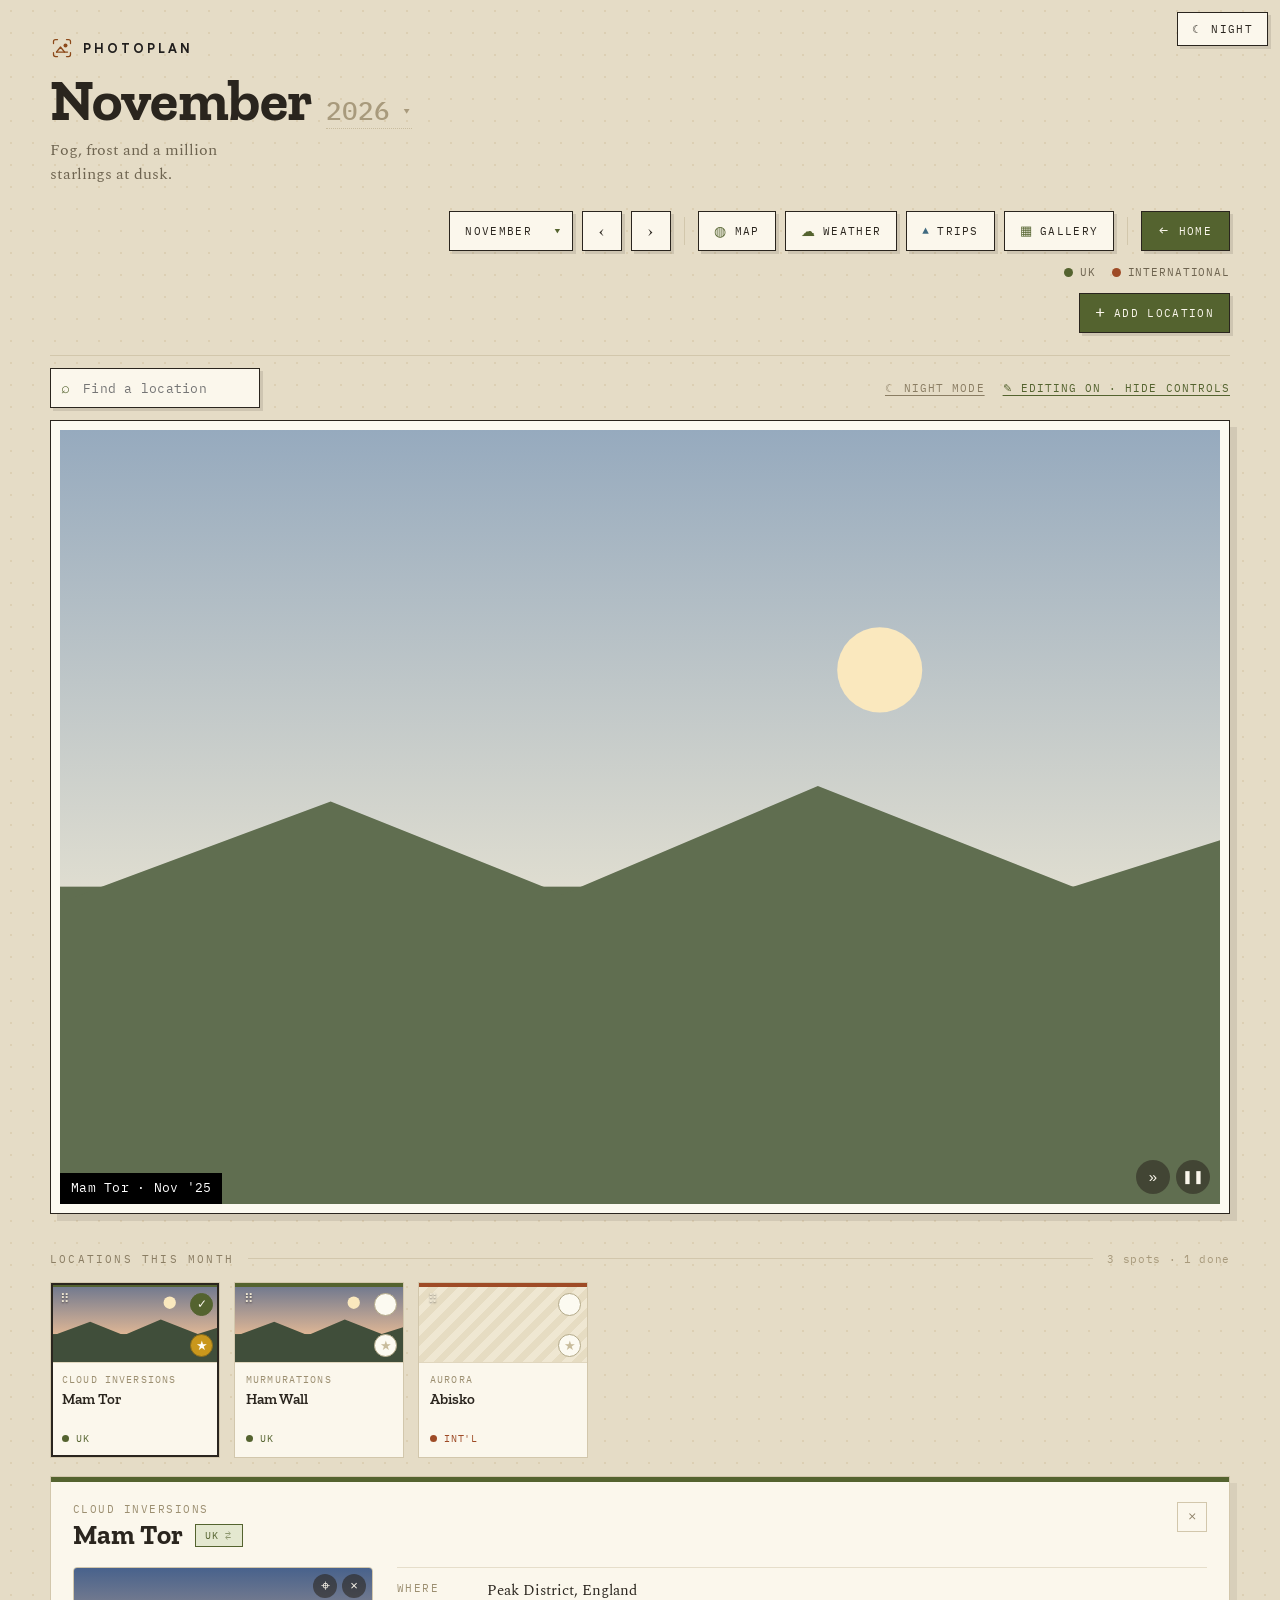
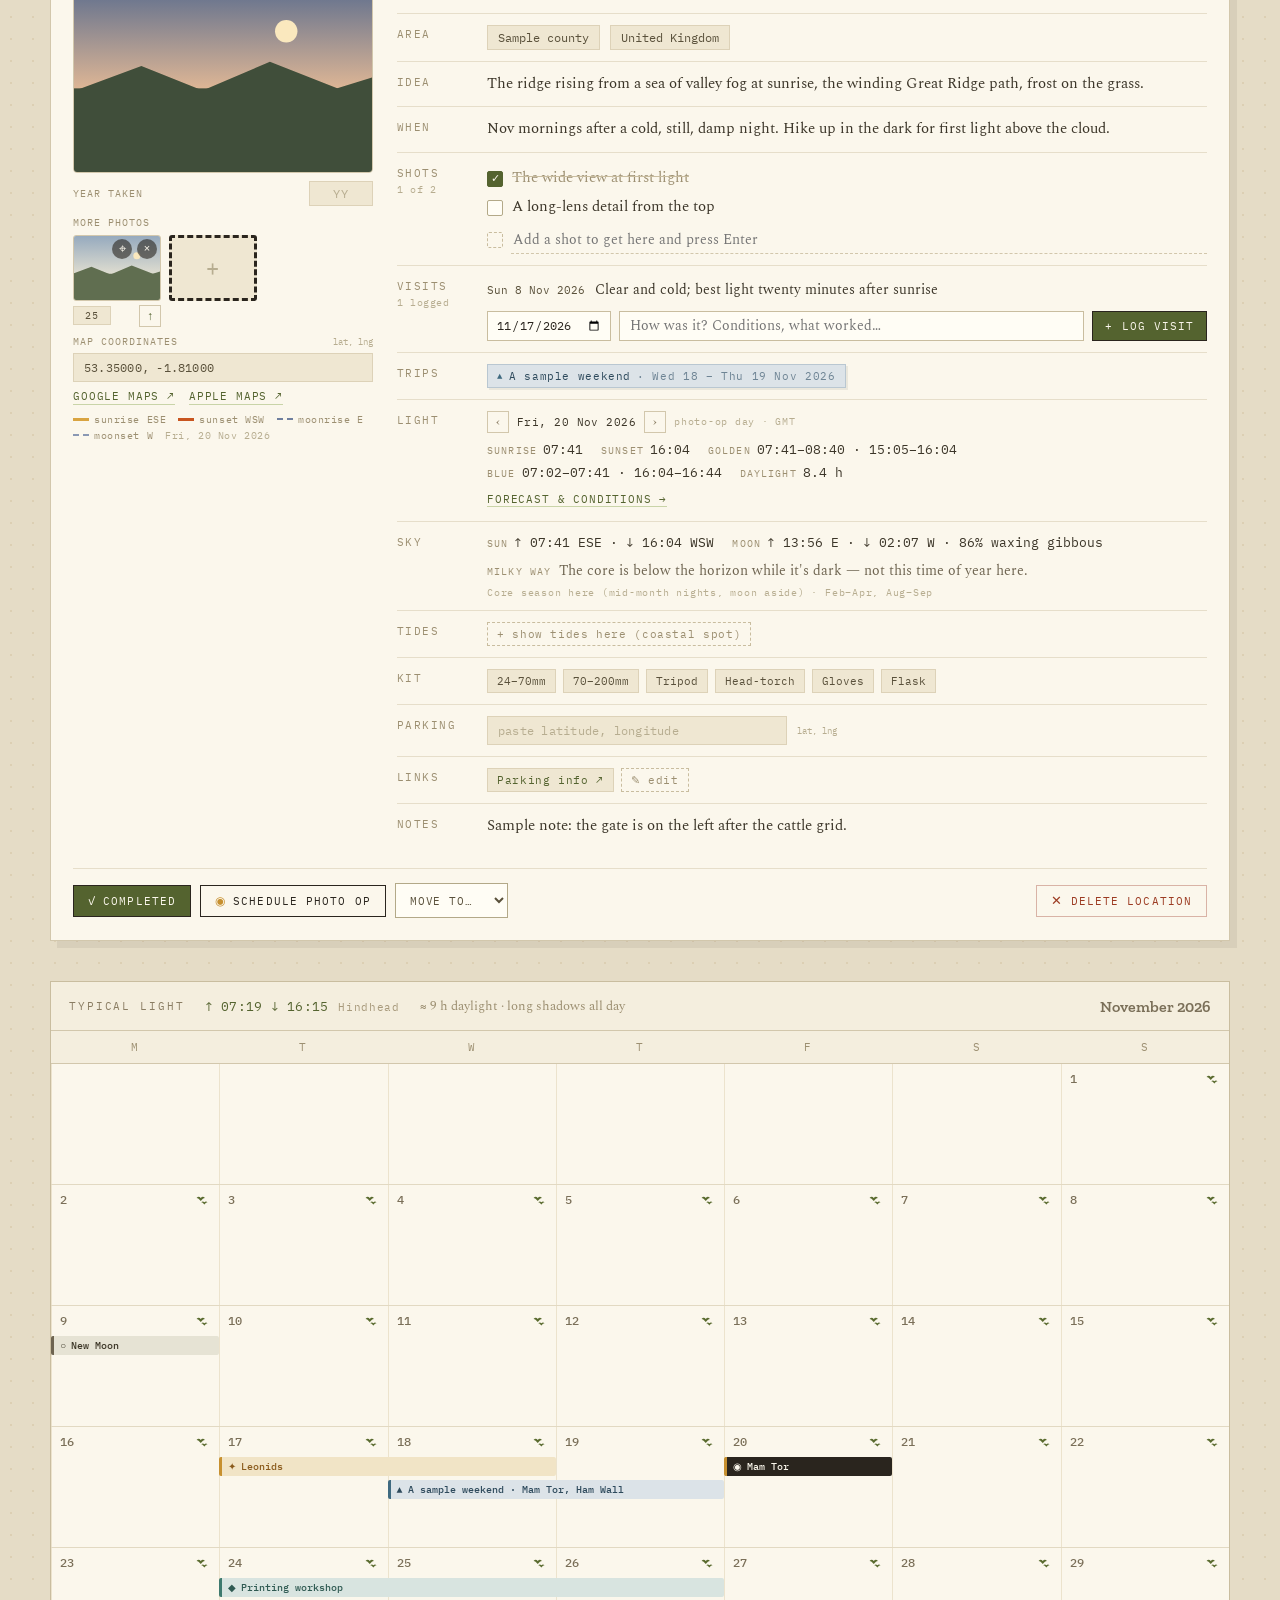
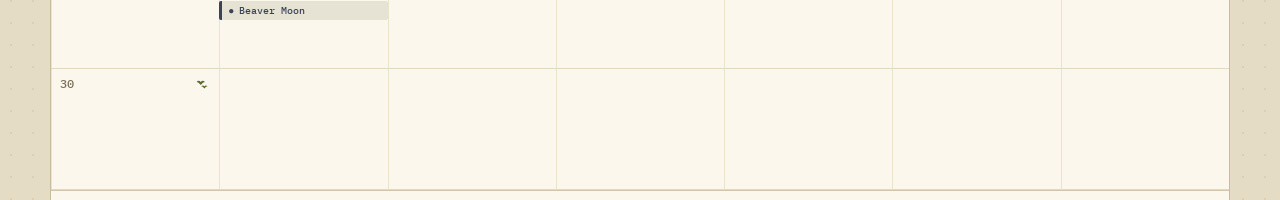
<file: design/pages/month.html>
<!DOCTYPE html>
<html lang="en">
<head>
<meta charset="utf-8">
<meta name="viewport" content="width=device-width, initial-scale=1">
<meta name="robots" content="noindex">
<title>Photoplan snapshot — Month page with a location brief open</title>
<link rel="preconnect" href="https://fonts.googleapis.com">
<link rel="preconnect" href="https://fonts.gstatic.com" crossorigin>
<link href="https://fonts.googleapis.com/css2?family=Zilla+Slab:wght@600;700&family=Spectral:wght@400&family=IBM+Plex+Mono:wght@400;500;600&display=swap" rel="stylesheet">
<style>

    /* tokens:start */
    /* Photoplan theme. Every colour in the app is one of these custom properties.
       The day values are the original design; [data-theme="night"] on <html>
       swaps them (the night switch; remembered per device in calendar:theme).
       The printable sheets always use the day values. This block is the source
       of truth: change a colour here (its day value and its night partner) and
       the whole site follows. `node design/build-reference.js` copies it to
       design/tokens.css and rebuilds the design reference. */
    :root, .print-sheet {
      /* Surfaces — page, cards, fields (day: cream paper; night: warm near-black) */
      --page: #E5DCC6; /* the page behind everything */
      --page-dot: #DCCFB3; /* dot pattern on the page */
      --paper: #FBF7EC; /* cards, buttons, dialogs — and text set on ink or green */
      --paper-bright: #FCFAF1; /* matted hero frame, map paper, round tile controls */
      --field: #FFFDF5; /* inputs and selects; glyphs on gold */
      --field-hover: #FFFFFF; /* tick button hover */
      --paper-shade: #F4EEDE; /* grid header strip, row hover */
      --paper-dim: #F1EBDB; /* dashed empty-state panels */
      --hover: #F1EAD6; /* list row hover, active search hit */
      --sunken: #EFE7D2; /* chips, tags, image slots, year boxes */
      --stripe: #E6DCC2; /* empty tile stripes */
      /* Lines — hairlines to firm borders */
      --line-faint: #EDE5D1; /* faint separators inside lists */
      --grid-line: #ECE3CD; /* calendar grid column lines */
      --line-soft: #E6DECA; /* row separators in cards */
      --rule-week: #E2D9C2; /* week rows in the grid */
      --rule-tile: #E0D6BE; /* tile photo/base divider */
      --line-chip: #DDD2B8; /* chip and tag borders */
      --line: #D2C7AC; /* the standard hairline and section rule */
      --line-strong: #C9BD9F; /* input and card borders */
      --lip: #C9BFA4; /* the 1px lip under cards */
      --line-dash: #C2B695; /* dashed outlines */
      --line-dark: #B3A988; /* firm secondary borders */
      --star-off: #C8BC9C; /* unstarred star glyph */
      /* Ink — text from strongest to faintest */
      --ink: #2A251E; /* headings, body, firm borders — and dark fills */
      --brand-ink: #201E1D; /* the PHOTOPLAN wordmark */
      --ink-body: #3B3528; /* running text in cards */
      --ink-2: #5A513B; /* secondary text, chip text */
      --ink-3: #6E6450; /* intro copy, quiet text */
      --ink-4: #7A6F58; /* tertiary */
      --muted: #8A7D63; /* small caps labels, meta */
      --label: #9C8F71; /* row labels */
      --faint: #A89A7C; /* counts, footnotes */
      --ghost: #B7AD90; /* placeholders, hints */
      /* Green — the primary accent (UK, actions, done) */
      --green: #54632F; /* primary buttons, links, UK, ticks */
      --green-deep: #46562E; /* text on green wash */
      --green-2: #5A6B2F; /* nature accent, mark-complete */
      --green-wash: #E4E8D0; /* green tint behind chips and flags */
      --green-line: #C9D4A8; /* link underlines */
      /* Terracotta & danger (International, warnings, delete) */
      --terra: #9E4B26; /* International, glyph accents */
      --terra-wash: #F1DECF; /* International tint */
      --danger: #9C3B22; /* delete, restore, errors */
      --danger-line: #D9B3A6; /* danger outlines */
      --alert-bg: #F3E3D6; /* the sync banner */
      --alert-ink: #7A3A22; /* the sync banner text */
      /* Gold & amber (stars, photo ops, meteors) */
      --gold: #C9971C; /* print star, photos-taken bars */
      --gold-deep: #8A6D1C; /* star outline */
      --amber: #C7902F; /* photo-op accent */
      --amber-ink: #8A5A1B; /* meteor text */
      --amber-wash: #F1E4C6; /* meteor tint */
      /* Slate (trips, moon) */
      --slate: #3F6A80; /* trip accent */
      --slate-ink: #2E4A5C; /* trip text */
      --slate-wash: #DCE3E8; /* trip tint */
      --slate-line: #B9C7D1; /* trip pill border */
      --slate-muted: #6E8494; /* trip pill dates */
      --moon-ink: #3A4259; /* full-moon text */
      --moon-wash: #E6E3D4; /* moon chips */
      --newmoon-ink: #3B3526; /* new-moon text */
      /* Event tints (eclipse, nature, season, holidays) */
      --eclipse-wash: #EFD9CB; /* eclipse chips */
      --nature-wash: #DEE3C5; /* nature bars */
      --season-wash: #E5E2D2; /* season bars */
      --season-accent: #9A8C6E; /* season and holiday accent */
      --holiday-wash: #EAE4D3; /* bank holidays, named days */
      /* Custom event palettes (wash, text, accent) */
      --plum-wash: #E6DCE4;
      --plum-ink: #5C3A56;
      --plum: #7C4E74;
      --teal-wash: #D8E4E0;
      --teal-ink: #2F5A52;
      --teal: #3E7A6E;
      --denim-wash: #DAE0EA;
      --denim-ink: #33465E;
      --denim: #46618A;
      --clay-wash: #EADFD0;
      --clay-ink: #6E4A2A;
      --clay: #8A5E36;
      --moss-wash: #E0E4CE;
      --moss-ink: #4A5526;
      --moss: #6B7A35;
      --stone-wash: #E0E0DE;
      --stone-ink: #44484E;
      --stone: #5C636B;
      /* Map page */
      --map-sea: #EAE0C8; /* sea and map backdrop */
      --map-sea-dot: #D6C8A5; /* loading dots */
      --map-land: #E1D5B7; /* countries, progress track */
      --map-land-line: #C5B78F; /* coastlines */
      --map-graticule: #D6CAAC; /* graticule */
      --map-frame: #D8CDB0; /* map frame */
      --map-chip-line: #D5CBB0; /* month chip border */
      --map-track-line: #CBBF9F; /* progress bar border */
      --map-hint: #B0A487; /* card hint */
      /* Shadows, scrims, focus rings, glass */
      --shadow-07: rgba(42,37,30,0.07);
      --shadow-08: rgba(42,37,30,0.08);
      --shadow-10: rgba(42,37,30,0.10);
      --shadow-12: rgba(42,37,30,0.12);
      --shadow-14: rgba(42,37,30,0.14);
      --shadow-16: rgba(42,37,30,0.16);
      --shadow-18: rgba(42,37,30,0.18);
      --shadow-20: rgba(42,37,30,0.20);
      --shadow-28: rgba(42,37,30,0.28);
      --scrim: rgba(42,37,30,0.34);
      --focus-ring: rgba(84,99,47,0.22);
      --focus-ring-strong: rgba(84,99,47,0.35);
      --focus-ring-photo: rgba(84,99,47,0.6);
      --drop-tint: rgba(84,99,47,0.08);
      --paper-a92: rgba(251,247,236,0.92);
      --paper-a86: rgba(251,247,236,0.86);
      /* On photographs and in the lightbox — the same day and night */
      --photo-veil-55: rgba(42,37,30,0.55);
      --photo-veil-60: rgba(42,37,30,0.6);
      --photo-veil-78: rgba(42,37,30,0.78);
      --photo-veil-80: rgba(42,37,30,0.8);
      --photo-veil-80b: rgba(42,37,30,0.80);
      --photo-glass-14: rgba(251,247,236,0.14);
      --photo-glass-50: rgba(251,247,236,0.5);
      --lb-scrim: rgba(20,18,14,0.88);
      --lb-glass-12: rgba(251,247,236,0.12);
      --lb-glass-22: rgba(251,247,236,0.22);
      --lb-glass-40: rgba(251,247,236,0.4);
      --on-photo: #FBF7EC; /* text and glyphs set on a photograph or the lightbox */
      --on-photo-active: #54632F; /* the focus-point button while active */
      color-scheme: light;
    }
    :root[data-theme="night"] {
      /* Surfaces */
      --page: #14120F;
      --page-dot: #1D1A15;
      --paper: #201D18;
      --paper-bright: #25221C;
      --field: #181612;
      --field-hover: #2E2A22;
      --paper-shade: #27231C;
      --paper-dim: #1B1915;
      --hover: #2C2820;
      --sunken: #2E2A22;
      --stripe: #272319;
      /* Lines */
      --line-faint: #2A261F;
      --grid-line: #2A261F;
      --line-soft: #322D25;
      --rule-week: #302B23;
      --rule-tile: #332E25;
      --line-chip: #3B362C;
      --line: #3F392E;
      --line-strong: #4B4538;
      --lip: #0D0C0A;
      --line-dash: #504939;
      --line-dark: #5F5747;
      --star-off: #5A5343;
      /* Ink */
      --ink: #EFE8D8;
      --brand-ink: #F3EDE0;
      --ink-body: #DDD5C3;
      --ink-2: #C4BBA6;
      --ink-3: #B0A68F;
      --ink-4: #A2987F;
      --muted: #968C74;
      --label: #8A8069;
      --faint: #7B725D;
      --ghost: #645C4B;
      /* Green */
      --green: #A8BD74;
      --green-deep: #BCCB91;
      --green-2: #A0B56B;
      --green-wash: #2A3120;
      --green-line: #4C5A34;
      /* Terracotta & danger */
      --terra: #E08A5F;
      --terra-wash: #3A261C;
      --danger: #E5795C;
      --danger-line: #6E3A2C;
      --alert-bg: #33211A;
      --alert-ink: #EBA58E;
      /* Gold & amber */
      --gold: #C9971C;
      --gold-deep: #8A6D1C;
      --amber: #D9A441;
      --amber-ink: #E3B565;
      --amber-wash: #3A2E18;
      /* Slate */
      --slate: #7FB0C9;
      --slate-ink: #A9CBDD;
      --slate-wash: #1F2B33;
      --slate-line: #3A4D5A;
      --slate-muted: #7E97A8;
      --moon-ink: #AEB8D4;
      --moon-wash: #2B2A24;
      --newmoon-ink: #DDD5C3;
      /* Event tints */
      --eclipse-wash: #3A2618;
      --nature-wash: #2B3222;
      --season-wash: #2C2A22;
      --season-accent: #A39676;
      --holiday-wash: #2D2A21;
      /* Custom event palettes */
      --plum-wash: #31272F;
      --plum-ink: #C6A5BF;
      --plum: #BB93B3;
      --teal-wash: #222D2A;
      --teal-ink: #90B4AC;
      --teal: #76A59A;
      --denim-wash: #262B34;
      --denim-ink: #A3B4CB;
      --denim: #8BA3C7;
      --clay-wash: #33291A;
      --clay-ink: #C3A287;
      --clay: #BA9474;
      --moss-wash: #2A2D17;
      --moss-ink: #A7B28A;
      --moss: #919E68;
      --stone-wash: #2B2B29;
      --stone-ink: #ADB1B7;
      --stone: #9BA1A8;
      /* Map page */
      --map-sea: #161513;
      --map-sea-dot: #22201B;
      --map-land: #2B2720;
      --map-land-line: #4A4436;
      --map-graticule: #2A2721;
      --map-frame: #3A352B;
      --map-chip-line: #3F392E;
      --map-track-line: #4B4538;
      --map-hint: #6C6452;
      /* Shadows, scrims, focus rings, glass */
      --shadow-07: rgba(0,0,0,0.30);
      --shadow-08: rgba(0,0,0,0.32);
      --shadow-10: rgba(0,0,0,0.36);
      --shadow-12: rgba(0,0,0,0.40);
      --shadow-14: rgba(0,0,0,0.44);
      --shadow-16: rgba(0,0,0,0.48);
      --shadow-18: rgba(0,0,0,0.52);
      --shadow-20: rgba(0,0,0,0.55);
      --shadow-28: rgba(0,0,0,0.60);
      --scrim: rgba(0,0,0,0.62);
      --focus-ring: rgba(168,189,116,0.30);
      --focus-ring-strong: rgba(168,189,116,0.42);
      --focus-ring-photo: rgba(84,99,47,0.6);
      --drop-tint: rgba(168,189,116,0.10);
      --paper-a92: rgba(32,29,24,0.92);
      --paper-a86: rgba(32,29,24,0.86);
      color-scheme: dark;
    }
    :root[data-theme="night"] .print-sheet { color-scheme: light; }
    /* tokens:end */
    /* Night mode extras: the mini map's tiles are dimmed and its controls
       follow the theme; the logo mark swaps to its on-dark version (LogoMark). */
    :root[data-theme="night"] .leaflet-tile-pane { filter: invert(1) hue-rotate(180deg) brightness(.85) contrast(.88) saturate(.55); }
    :root[data-theme="night"] .leaflet-container { background: var(--sunken); }
    :root[data-theme="night"] .leaflet-bar a { background: var(--paper); color: var(--ink); border-bottom-color: var(--line); }
    :root[data-theme="night"] .leaflet-bar a:hover { background: var(--hover); }
    :root[data-theme="night"] .leaflet-control-attribution { background: var(--paper-a86); color: var(--muted); }
    :root[data-theme="night"] .leaflet-control-attribution a { color: var(--green); }
    :root[data-theme="night"] .leaflet-tooltip { background: var(--paper); color: var(--ink); border-color: var(--line-strong); }
    .logo-night { display: none !important; }
    :root[data-theme="night"] .logo-day { display: none !important; }
    :root[data-theme="night"] .logo-night { display: block !important; }
    :root[data-theme="night"] .print-sheet .logo-day { display: block !important; }
    :root[data-theme="night"] .print-sheet .logo-night { display: none !important; }
    /* Brand fonts from the logo pack, self-hosted. Figtree is the wordmark
       face (per the lockup SVGs); Caprasimo is included for future use. */
    @font-face { font-family: 'Figtree'; src: url('[data-uri]') format('woff2'); font-weight: 300 900; font-display: swap; }
    *, *::before, *::after { box-sizing: border-box; }
    html, body { margin: 0; padding: 0; }
    body { background: var(--page); }
    ::selection { background: var(--green); color: var(--paper); }
    [contenteditable] { outline: none; }
    [contenteditable]:focus { box-shadow: 0 0 0 2px var(--focus-ring-strong); background: var(--field); border-radius: 3px; }
    /* Keyboard focus ring for everything clickable (role=button divs included). */
    button:focus-visible, a:focus-visible, select:focus-visible, [role=button]:focus-visible { outline: 2px solid var(--green); outline-offset: 2px; }
    .map-link:hover { color: var(--ink) !important; border-color: var(--ink) !important; }
    .btn-hover:hover { transform: translate(-1px,-1px); box-shadow: 4px 4px 0 var(--shadow-16) !important; }
    .btn-hover:active { transform: translate(2px,2px); box-shadow: 1px 1px 0 var(--shadow-12) !important; }
    .tile:hover { transform: translateY(-3px); box-shadow: 0 6px 16px var(--shadow-12) !important; }
    .ev-chip:hover { box-shadow: 0 2px 6px var(--shadow-28); filter: brightness(1.03); }
    .loc-row:hover { background: var(--paper-shade) !important; }
    .month-link:hover { opacity: 0.65; }
    .year-link:hover { color: var(--green) !important; }
    .year-pick:hover select, .year-pick select:focus-visible { color: var(--green) !important; border-bottom-color: var(--green) !important; }
    .del-btn:hover { background: var(--danger) !important; color: var(--paper) !important; border-color: var(--danger) !important; }
    .add-ev-btn:hover { transform: translate(-1px,-1px); box-shadow: 3px 3px 0 var(--shadow-16) !important; }
    .add-ev-btn:active { transform: translate(1px,1px); box-shadow: 1px 1px 0 var(--shadow-12) !important; }
    .save-btn:hover { transform: translate(-1px,-1px); box-shadow: 4px 4px 0 var(--shadow-18) !important; }
    .save-btn:active { transform: translate(2px,2px); box-shadow: 1px 1px 0 var(--shadow-12) !important; }
    .close-btn:hover { background: var(--sunken) !important; color: var(--ink) !important; }
    .tick-btn:hover { border-color: var(--green) !important; background: var(--field-hover) !important; }
    .region-uk:hover { background: var(--green) !important; color: var(--paper) !important; }
    .region-int:hover { background: var(--terra) !important; color: var(--paper) !important; }
    .done-toggle:hover { background: var(--green-wash) !important; border-color: var(--green) !important; }
    .image-slot { position: relative; display: flex; align-items: center; justify-content: center; background: var(--sunken); overflow: hidden; cursor: default; }
    .image-slot.drag-over { background: var(--green-wash); outline: 2px dashed var(--green); }
    .image-slot img { position: absolute; inset: 0; width: 100%; height: 100%; object-fit: cover; }
    .image-slot .placeholder-text { font-family: 'IBM Plex Mono', monospace; font-size: 11px; color: var(--faint); letter-spacing: .06em; text-align: center; padding: 12px; pointer-events: none; z-index: 1; }
    .image-slot .drop-hint { display: none; }
    .image-slot:hover .drop-hint { display: block; }
    input[type=number]::-webkit-inner-spin-button { -webkit-appearance: auto; }
    input:focus { border-color: var(--green) !important; box-shadow: 0 0 0 2px var(--focus-ring) !important; }
    .kind-btn:hover { filter: brightness(0.97); }
    .loc-pick:hover { border-color: var(--green) !important; }
    .hero-caption { position: absolute; left: 0; bottom: 0; z-index: 5; max-width: 88%; background: #000; color: #fff; font-family: 'IBM Plex Mono', monospace; font-size: 13px; line-height: 1.4; padding: 6px 11px; letter-spacing: .02em; }
    .hero-caption:empty::before { content: attr(data-ph); color: #B7B0A2; }
    .hero-caption:focus { outline: none; background: #000 !important; color: #fff !important; border-radius: 0 !important; box-shadow: 0 0 0 2px var(--focus-ring-photo); }
    .slide-fade { animation: heroFade .9s ease; }
    @keyframes heroFade { from { opacity: 0; } to { opacity: 1; } }
    .year-input:empty::before { content: 'YY'; color: var(--ghost); }
    .coord-input:empty::before { content: 'paste latitude, longitude'; color: var(--ghost); }
    .kit-view:hover span { border-color: var(--green); }
    .tag-input:empty::before { content: 'Label'; color: var(--ghost); }
    .ig-link:hover { color: var(--terra) !important; }
    input[type=search]::-webkit-search-decoration, input[type=search]::-webkit-search-cancel-button { -webkit-appearance: none; }
    .quiet-link:hover { color: var(--green) !important; }
    .backup-row:hover { background: var(--paper-shade) !important; }
    .check-x { opacity: 0; transition: opacity .15s; }
    .check-row:hover .check-x, .check-x:focus-visible { opacity: 1; }
    @media (hover: none) { .check-x { opacity: .7; } }
    .trip-card:hover { border-color: var(--line-dark) !important; }
    input[type=date].pp-date { appearance: none; -webkit-appearance: none; }
    .area-input:empty::before { content: 'Area'; color: var(--ghost); }
    .country-input:empty::before { content: 'Country'; color: var(--ghost); }
    .lb-btn:hover { background: var(--lb-glass-22) !important; }
    .gal-tab:hover { color: var(--ink) !important; }
    .pause-btn:hover { background: var(--photo-veil-78) !important; }
    .pause-btn:active { transform: scale(0.94); }
    /* The owner's optional handle in the corner of the large photos (data[0].photoCredit). */
    .photo-credit { position: absolute; z-index: 5; font-family: 'IBM Plex Mono', monospace; font-size: 11px; letter-spacing: .06em; line-height: 1; color: var(--on-photo); opacity: .9; text-shadow: 0 1px 2px rgba(0,0,0,0.7), 0 0 6px rgba(0,0,0,0.35); pointer-events: none; user-select: none; white-space: nowrap; }
    .map-chip:hover { transform: translate(-1px,-1px); box-shadow: 3px 3px 0 var(--shadow-14) !important; }
    .map-monthchip:hover { border-color: var(--ink) !important; }
    .map-iconbtn:hover { transform: translate(-1px,-1px); box-shadow: 3px 3px 0 var(--shadow-18) !important; }
    .map-iconbtn:active { transform: translate(1px,1px); box-shadow: 1px 1px 0 var(--shadow-12) !important; }
    .map-shootrow:hover { background: var(--hover) !important; }
    .map-close:hover { color: var(--ink) !important; background: var(--sunken) !important; border-color: var(--line) !important; }
    .map-visitbtn:hover { transform: translate(-1px,-1px); box-shadow: 3px 3px 0 var(--shadow-16) !important; }
    @keyframes mapPulse { 0%,100% { opacity: .45; } 50% { opacity: .9; } }
    /* ── Print view ── A4-landscape sheets (281×193mm inside 8mm margins). On
       screen they preview as bordered pages kept in proportion by aspect-ratio;
       when printing, the app chrome hides, each sheet is forced to exactly one
       page, and colours print as shown. A sheet is a flex column so a grid page
       can fill its height. */
    .print-sheet { position: relative; display: flex; flex-direction: column; width: 281mm; max-width: 100%; aspect-ratio: 281 / 193; margin: 0 auto 8px; background: #fff; border: 1px solid var(--line); box-shadow: 0 2px 12px var(--shadow-10); overflow: hidden; break-after: page; page-break-after: always; break-inside: avoid; }
    .print-sheet.pad { padding: 7mm 7mm 6mm; }
    .print-sheet:last-child { break-after: auto; page-break-after: auto; }
    .print-label { width: 281mm; max-width: 100%; margin: 18px auto 6px; font-family: 'IBM Plex Mono', monospace; font-size: 10px; letter-spacing: .16em; text-transform: uppercase; color: var(--faint); }
    @page { size: A4 landscape; margin: 8mm; }
    @media print {
      body { background: #fff; }
      .no-print { display: none !important; }
      .app-shell { background: #fff !important; background-image: none !important; padding: 0 !important; }
      .print-sheet { width: 281mm !important; height: 193mm !important; max-width: none !important; aspect-ratio: auto !important; border: none !important; box-shadow: none !important; margin: 0 !important; }
      .print-sheet, .print-sheet * { -webkit-print-color-adjust: exact; print-color-adjust: exact; }
    }

</style>
</head>
<body>
<!-- Generated 2026-11-17 from index.html by design/build-reference.js — sample data only. Static snapshot of the rendered page: real markup and inline styles, no scripts. -->
<button id="ref-theme" onclick="var r=document.documentElement;if(r.getAttribute('data-theme')==='night'){r.removeAttribute('data-theme');this.textContent='☾ Night'}else{r.setAttribute('data-theme','night');this.textContent='☀ Day'}" style="position:fixed;top:12px;right:12px;z-index:999;height:34px;padding:0 14px;background:var(--paper);color:var(--ink);border:1px solid var(--ink);font-family:'IBM Plex Mono',monospace;font-size:11px;letter-spacing:.12em;text-transform:uppercase;cursor:pointer;box-shadow:3px 3px 0 var(--shadow-12)">☾ Night</button>
<div class="app-shell" style="min-height: 100vh; background-image: radial-gradient(var(--page-dot) 0.8px, transparent 0.8px); background-position-x: ; background-position-y: ; background-size: 22px 22px; background-repeat: ; background-attachment: ; background-origin: ; background-clip: ; background-color: ; color: var(--ink); font-family: Spectral, Georgia, serif; padding: 36px 26px 70px;"><div style="max-width: 1180px; margin: 0px auto;"><div><div style="display: flex; justify-content: space-between; align-items: flex-start; gap: 24px; flex-wrap: wrap;"><div style="flex: 1 1 380px; min-width: 0px;"><div role="button" tabindex="0" title="Back to the home page" style="display: inline-flex; align-items: center; gap: 9px; cursor: pointer;"><img class="logo-day" src="data:image/svg+xml,%3Csvg%20xmlns%3D%22http%3A%2F%2Fwww.w3.org%2F2000%2Fsvg%22%20viewBox%3D%220%200%2096%2096%22%20fill%3D%22none%22%3E%3Cpath%20d%3D%22M14%2030%20V22%20Q14%2014%2022%2014%20H30%22%20stroke%3D%22%238c491a%22%20stroke-width%3D%225%22%20stroke-linecap%3D%22round%22%20fill%3D%22none%22%3E%3C%2Fpath%3E%3Cpath%20d%3D%22M66%2014%20H74%20Q82%2014%2082%2022%20V30%22%20stroke%3D%22%238c491a%22%20stroke-width%3D%225%22%20stroke-linecap%3D%22round%22%20fill%3D%22none%22%3E%3C%2Fpath%3E%3Cpath%20d%3D%22M82%2066%20V74%20Q82%2082%2074%2082%20H66%22%20stroke%3D%22%238c491a%22%20stroke-width%3D%225%22%20stroke-linecap%3D%22round%22%20fill%3D%22none%22%3E%3C%2Fpath%3E%3Cpath%20d%3D%22M30%2082%20H22%20Q14%2082%2014%2074%20V66%22%20stroke%3D%22%238c491a%22%20stroke-width%3D%225%22%20stroke-linecap%3D%22round%22%20fill%3D%22none%22%3E%3C%2Fpath%3E%3Ccircle%20cx%3D%2262%22%20cy%3D%2238%22%20r%3D%228%22%20fill%3D%22%238c491a%22%3E%3C%2Fcircle%3E%3Cpath%20d%3D%22M26%2064%20L42%2044%20L58%2064%22%20stroke%3D%22%238c491a%22%20stroke-width%3D%225%22%20stroke-linecap%3D%22round%22%20stroke-linejoin%3D%22round%22%20fill%3D%22none%22%3E%3C%2Fpath%3E%3Cline%20x1%3D%2226%22%20y1%3D%2264%22%20x2%3D%2270%22%20y2%3D%2264%22%20stroke%3D%22%238c491a%22%20stroke-width%3D%225%22%20stroke-linecap%3D%22round%22%3E%3C%2Fline%3E%3C%2Fsvg%3E" alt="" style="height: 24px; width: auto; display: block;"><img class="logo-night" src="data:image/svg+xml,%3Csvg%20xmlns%3D%22http%3A%2F%2Fwww.w3.org%2F2000%2Fsvg%22%20viewBox%3D%220%200%2096%2096%22%20fill%3D%22none%22%3E%3Cpath%20d%3D%22M14%2030%20V22%20Q14%2014%2022%2014%20H30%22%20stroke%3D%22%23f6a06b%22%20stroke-width%3D%225%22%20stroke-linecap%3D%22round%22%20fill%3D%22none%22%3E%3C%2Fpath%3E%3Cpath%20d%3D%22M66%2014%20H74%20Q82%2014%2082%2022%20V30%22%20stroke%3D%22%23f6a06b%22%20stroke-width%3D%225%22%20stroke-linecap%3D%22round%22%20fill%3D%22none%22%3E%3C%2Fpath%3E%3Cpath%20d%3D%22M82%2066%20V74%20Q82%2082%2074%2082%20H66%22%20stroke%3D%22%23f6a06b%22%20stroke-width%3D%225%22%20stroke-linecap%3D%22round%22%20fill%3D%22none%22%3E%3C%2Fpath%3E%3Cpath%20d%3D%22M30%2082%20H22%20Q14%2082%2014%2074%20V66%22%20stroke%3D%22%23f6a06b%22%20stroke-width%3D%225%22%20stroke-linecap%3D%22round%22%20fill%3D%22none%22%3E%3C%2Fpath%3E%3Ccircle%20cx%3D%2262%22%20cy%3D%2238%22%20r%3D%228%22%20fill%3D%22%23f6a06b%22%3E%3C%2Fcircle%3E%3Cpath%20d%3D%22M26%2064%20L42%2044%20L58%2064%22%20stroke%3D%22%23f6a06b%22%20stroke-width%3D%225%22%20stroke-linecap%3D%22round%22%20stroke-linejoin%3D%22round%22%20fill%3D%22none%22%3E%3C%2Fpath%3E%3Cline%20x1%3D%2226%22%20y1%3D%2264%22%20x2%3D%2270%22%20y2%3D%2264%22%20stroke%3D%22%23f6a06b%22%20stroke-width%3D%225%22%20stroke-linecap%3D%22round%22%3E%3C%2Fline%3E%3C%2Fsvg%3E" alt="" style="height: 24px; width: auto; display: block;"><div style="font-family: Figtree, system-ui, sans-serif; font-weight: 700; font-size: 12.5px; letter-spacing: 0.24em; text-transform: uppercase; color: var(--brand-ink);">Photoplan</div></div><div style="display: flex; align-items: baseline; gap: 14px; margin-top: 6px; flex-wrap: wrap;"><h1 style="margin: 0px; font-family: &quot;Zilla Slab&quot;, serif; font-weight: 700; font-size: clamp(40px, 6vw, 58px); line-height: 0.95; color: var(--ink); letter-spacing: -0.01em;">November</h1><span class="year-pick" title="Choose the year to show" style="position: relative; display: inline-flex; align-items: center;"><select aria-label="Calendar year" style="appearance: none; background: none; border-top-width: medium; border-right-width: medium; border-bottom: 1px dotted var(--line-strong); border-left-width: medium; border-top-style: none; border-right-style: none; border-left-style: none; border-top-color: currentcolor; border-right-color: currentcolor; border-left-color: currentcolor; border-image: none; border-radius: 0px; margin: 0px; padding: 0px 22px 2px 0px; font-family: &quot;IBM Plex Mono&quot;, monospace; font-size: 26px; font-weight: 500; letter-spacing: 0px; color: var(--faint); cursor: pointer; line-height: 1.2;"><option value="2026" selected="">2026</option><option value="2027">2027</option><option value="2028">2028</option><option value="2029">2029</option><option value="2030">2030</option><option value="2031">2031</option><option value="2032">2032</option><option value="2033">2033</option><option value="2034">2034</option><option value="2035">2035</option></select><span aria-hidden="true" style="position: absolute; right: 2px; top: 50%; transform: translateY(-50%); pointer-events: none; font-size: 13px; color: var(--faint);">▾</span></span></div><div title="Click to edit this month's description" style="margin-top: 8px; margin-left: -4px; margin-right: -4px; font-size: 16px; color: var(--ink-3); max-width: 30ch; cursor: text; outline: none; border-radius: 3px; padding: 1px 4px;">Fog, frost and a million starlings at dusk.</div></div><div style="display: flex; flex-direction: column; align-items: flex-end; gap: 14px; flex: 1 1 auto;"><div style="display: flex; gap: 9px; align-items: center;"><span style="position: relative; display: inline-flex;"><select aria-label="Go to month" title="Jump to a month" style="height: 40px; border: 1px solid var(--ink); cursor: pointer; font-family: &quot;IBM Plex Mono&quot;, monospace; font-size: 11px; letter-spacing: 0.12em; text-transform: uppercase; box-shadow: 3px 3px 0 var(--shadow-12); appearance: none; background: var(--paper); color: var(--ink); padding: 0px 32px 0px 15px; border-radius: 0px;"><option value="0">January</option><option value="1">February</option><option value="2">March</option><option value="3">April</option><option value="4">May</option><option value="5">June</option><option value="6">July</option><option value="7">August</option><option value="8">September</option><option value="9">October</option><option value="10" selected="">November</option><option value="11">December</option></select><span aria-hidden="true" style="position: absolute; right: 12px; top: 50%; transform: translateY(-50%); pointer-events: none; font-size: 12px; color: var(--green);">▾</span></span><button class="btn-hover" title="Previous month" aria-label="Previous month" style="height: 40px; border: 1px solid var(--ink); cursor: pointer; font-family: Spectral, serif; font-size: 19px; letter-spacing: 0.12em; text-transform: uppercase; box-shadow: 3px 3px 0 var(--shadow-12); background: var(--paper); color: var(--ink); width: 40px;">‹</button><button class="btn-hover" title="Next month" aria-label="Next month" style="height: 40px; border: 1px solid var(--ink); cursor: pointer; font-family: Spectral, serif; font-size: 19px; letter-spacing: 0.12em; text-transform: uppercase; box-shadow: 3px 3px 0 var(--shadow-12); background: var(--paper); color: var(--ink); width: 40px;">›</button><span style="width: 1px; height: 28px; background: var(--line); margin: 0px 4px;"></span><button class="btn-hover" style="height: 40px; border: 1px solid var(--ink); cursor: pointer; font-family: &quot;IBM Plex Mono&quot;, monospace; font-size: 11px; letter-spacing: 0.12em; text-transform: uppercase; box-shadow: 3px 3px 0 var(--shadow-12); background: var(--paper); color: var(--ink); display: inline-flex; align-items: center; gap: 7px; padding: 0px 15px;"><span style="font-size: 14px; line-height: 1; margin-top: -1px; color: var(--green);">◍</span> Map</button><button class="btn-hover" title="Forecasts for each location, and the conditions each kind of shoot wants" style="height: 40px; border: 1px solid var(--ink); cursor: pointer; font-family: &quot;IBM Plex Mono&quot;, monospace; font-size: 11px; letter-spacing: 0.12em; text-transform: uppercase; box-shadow: 3px 3px 0 var(--shadow-12); background: var(--paper); color: var(--ink); display: inline-flex; align-items: center; gap: 7px; padding: 0px 15px;"><span style="font-size: 14px; line-height: 1; margin-top: -1px; color: var(--green);">☁</span> Weather</button><button class="btn-hover" title="Planned trips — dates, locations, shot lists and packing lists" style="height: 40px; border: 1px solid var(--ink); cursor: pointer; font-family: &quot;IBM Plex Mono&quot;, monospace; font-size: 11px; letter-spacing: 0.12em; text-transform: uppercase; box-shadow: 3px 3px 0 var(--shadow-12); background: var(--paper); color: var(--ink); display: inline-flex; align-items: center; gap: 7px; padding: 0px 15px;"><span style="font-size: 11px; line-height: 1; margin-top: -1px; color: var(--slate);">▲</span> Trips</button><button class="btn-hover" title="Every photo, grouped by place, area, month, tag… and the year in review" style="height: 40px; border: 1px solid var(--ink); cursor: pointer; font-family: &quot;IBM Plex Mono&quot;, monospace; font-size: 11px; letter-spacing: 0.12em; text-transform: uppercase; box-shadow: 3px 3px 0 var(--shadow-12); background: var(--paper); color: var(--ink); display: inline-flex; align-items: center; gap: 7px; padding: 0px 15px;"><span style="font-size: 13px; line-height: 1; margin-top: -1px; color: var(--green);">▦</span> Gallery</button><span style="width: 1px; height: 28px; background: var(--line); margin: 0px 4px;"></span><button class="btn-hover" style="height: 40px; border: 1px solid var(--ink); cursor: pointer; font-family: &quot;IBM Plex Mono&quot;, monospace; font-size: 11px; letter-spacing: 0.12em; text-transform: uppercase; box-shadow: 3px 3px 0 var(--shadow-12); background: var(--green); color: var(--paper); display: inline-flex; align-items: center; gap: 9px; padding: 0px 17px;"><span style="font-size: 15px; line-height: 1; margin-top: -1px;">←</span> Home</button></div><div style="display: flex; align-items: center; gap: 16px; font-family: &quot;IBM Plex Mono&quot;, monospace; font-size: 11px; letter-spacing: 0.08em; color: var(--ink-3);"><span style="display: flex; align-items: center; gap: 7px;"><span style="width: 9px; height: 9px; border-radius: 50%; background: var(--green); display: inline-block;"></span>UK</span><span style="display: flex; align-items: center; gap: 7px;"><span style="width: 9px; height: 9px; border-radius: 50%; background: var(--terra); display: inline-block;"></span>INTERNATIONAL</span></div><button class="btn-hover" style="height: 40px; border: 1px solid var(--ink); cursor: pointer; font-family: &quot;IBM Plex Mono&quot;, monospace; font-size: 11px; letter-spacing: 0.12em; text-transform: uppercase; box-shadow: 3px 3px 0 var(--shadow-12); background: var(--green); color: var(--paper); display: inline-flex; align-items: center; gap: 8px; padding: 0px 15px;"><span style="font-size: 17px; line-height: 1; margin-top: -1px;">+</span> Add location</button></div></div><div style="height: 1px; background: var(--line); margin: 22px 0px 12px;"></div><div style="display: flex; justify-content: space-between; align-items: center; gap: 10px 18px; flex-wrap: wrap; margin-bottom: 12px;"><div style="position: relative; display: inline-flex;"><span aria-hidden="true" style="position: absolute; left: 11px; top: 50%; transform: translateY(-50%); pointer-events: none; font-size: 15px; color: var(--green); line-height: 1;">⌕</span><input type="search" placeholder="Find a location" aria-label="Find a location" autocomplete="off" spellcheck="false" value="" style="height: 40px; border: 1px solid var(--ink); cursor: text; font-family: &quot;IBM Plex Mono&quot;, monospace; font-size: 12.5px; letter-spacing: 0.02em; text-transform: none; box-shadow: 3px 3px 0 var(--shadow-12); appearance: none; border-radius: 0px; background: var(--paper); color: var(--ink); padding: 0px 12px 0px 32px; width: 210px; outline: none;"></div><span style="display: inline-flex; align-items: center; gap: 6px 18px; flex-wrap: wrap; justify-content: flex-end;"><button class="quiet-link" aria-pressed="false" title="Dark colours for the field at night — easier on the eyes and on night vision" style="background: none; border-width: medium; border-style: none; border-color: currentcolor; border-image: none; padding: 0px; cursor: pointer; font-family: &quot;IBM Plex Mono&quot;, monospace; font-size: 10.5px; letter-spacing: 0.1em; text-transform: uppercase; color: var(--muted); text-decoration: underline; text-underline-offset: 3px; white-space: nowrap;">☾ Night mode</button><button title="Hide the editing controls and view the page as a visitor sees it" style="background: none; border-width: medium; border-style: none; border-color: currentcolor; border-image: none; padding: 0px; cursor: pointer; font-family: &quot;IBM Plex Mono&quot;, monospace; font-size: 10.5px; letter-spacing: 0.1em; text-transform: uppercase; color: var(--green); text-decoration: underline; text-underline-offset: 3px;">✎ Editing on · hide controls</button></span></div><div style="background: var(--paper-bright); border: 1px solid var(--ink); padding: 9px; box-shadow: 7px 7px 0 var(--shadow-10);"><div class="image-slot" style="aspect-ratio: 3 / 2;"><img class="slide-fade" src="data:image/svg+xml,%3Csvg%20xmlns%3D%22http%3A%2F%2Fwww.w3.org%2F2000%2Fsvg%22%20viewBox%3D%220%200%20300%20200%22%20preserveAspectRatio%3D%22xMidYMid%20slice%22%3E%3Cdefs%3E%3ClinearGradient%20id%3D%22s%22%20x1%3D%220%22%20y1%3D%220%22%20x2%3D%220%22%20y2%3D%221%22%3E%3Cstop%20offset%3D%220%22%20stop-color%3D%22%2396AABE%22%2F%3E%3Cstop%20offset%3D%221%22%20stop-color%3D%22%23E6E2D2%22%2F%3E%3C%2FlinearGradient%3E%3C%2Fdefs%3E%3Crect%20width%3D%22300%22%20height%3D%22130%22%20fill%3D%22url(%23s)%22%2F%3E%3Ccircle%20cx%3D%22212%22%20cy%3D%2262%22%20r%3D%2211%22%20fill%3D%22%23FAE8BE%22%2F%3E%3Crect%20y%3D%22118%22%20width%3D%22300%22%20height%3D%2282%22%20fill%3D%22%23606E50%22%2F%3E%3Cpath%20d%3D%22M0%20122%20L70%2096%20L130%20120%20L196%2092%20L262%20118%20L300%20106%20L300%20150%20L0%20150Z%22%20fill%3D%22%23606E50%22%2F%3E%3C%2Fsvg%3E" alt=""><div class="hero-caption" data-ph="Location · Month Year" style="cursor: default;">Mam Tor · Nov '25</div><button class="pause-btn" title="Next photo" aria-label="Next photo" style="position: absolute; right: 50px; bottom: 10px; z-index: 6; width: 34px; height: 34px; border-radius: 50%; border-width: medium; border-style: none; border-color: currentcolor; border-image: none; cursor: pointer; background: var(--photo-veil-55); color: var(--on-photo); font-size: 15px; line-height: 1; display: flex; align-items: center; justify-content: center; padding-bottom: 2px;">»</button><button class="pause-btn" title="Pause slideshow" aria-label="Pause slideshow" style="position: absolute; right: 10px; bottom: 10px; z-index: 6; width: 34px; height: 34px; border-radius: 50%; border-width: medium; border-style: none; border-color: currentcolor; border-image: none; cursor: pointer; background: var(--photo-veil-55); color: var(--on-photo); font-size: 13px; line-height: 1; display: flex; align-items: center; justify-content: center;">❚❚</button></div></div><div style="display: flex; align-items: center; gap: 14px; margin-top: 38px;"><span style="font-family: &quot;IBM Plex Mono&quot;, monospace; font-size: 11px; letter-spacing: 0.2em; text-transform: uppercase; color: var(--muted); white-space: nowrap;">Locations this month</span><span style="flex: 1 1 0%; height: 1px; background: var(--line);"></span><span style="font-family: &quot;IBM Plex Mono&quot;, monospace; font-size: 11px; letter-spacing: 0.06em; color: var(--faint);">3 spots · 1 done</span></div><div style="margin-top: 16px; display: flex; gap: 14px; flex-wrap: wrap;"><div class="tile" role="button" tabindex="0" aria-label="Mam Tor (open)" draggable="true" style="position: relative; width: 170px; text-align: left; background: var(--paper); border: 1px solid var(--line); padding: 0px; cursor: pointer; font-family: Spectral, serif; overflow: hidden; opacity: 1; transition: transform 0.12s, box-shadow 0.12s, opacity 0.12s; box-shadow: none;"><div style="position: absolute; inset: 0px; border: 2px solid var(--ink); pointer-events: none; z-index: 5;"></div><div style="height: 4px; background: var(--green);"></div><div style="position: relative; height: 76px; overflow: hidden; background-image: repeating-linear-gradient(135deg,var(--sunken) 0,var(--sunken) 7px,var(--stripe) 7px,var(--stripe) 14px); border-bottom: 1px solid var(--rule-tile);"><img src="data:image/svg+xml,%3Csvg%20xmlns%3D%22http%3A%2F%2Fwww.w3.org%2F2000%2Fsvg%22%20viewBox%3D%220%200%20300%20200%22%20preserveAspectRatio%3D%22xMidYMid%20slice%22%3E%3Cdefs%3E%3ClinearGradient%20id%3D%22s%22%20x1%3D%220%22%20y1%3D%220%22%20x2%3D%220%22%20y2%3D%221%22%3E%3Cstop%20offset%3D%220%22%20stop-color%3D%22%2348628C%22%2F%3E%3Cstop%20offset%3D%221%22%20stop-color%3D%22%23ECBE96%22%2F%3E%3C%2FlinearGradient%3E%3C%2Fdefs%3E%3Crect%20width%3D%22300%22%20height%3D%22130%22%20fill%3D%22url(%23s)%22%2F%3E%3Ccircle%20cx%3D%22212%22%20cy%3D%2262%22%20r%3D%2211%22%20fill%3D%22%23FAE8BE%22%2F%3E%3Crect%20y%3D%22118%22%20width%3D%22300%22%20height%3D%2282%22%20fill%3D%22%23404E3A%22%2F%3E%3Cpath%20d%3D%22M0%20122%20L70%2096%20L130%20120%20L196%2092%20L262%20118%20L300%20106%20L300%20150%20L0%20150Z%22%20fill%3D%22%23404E3A%22%2F%3E%3C%2Fsvg%3E" alt="" style="position: absolute; inset: 0px; width: 100%; height: 100%; object-fit: cover; z-index: 1;"><span title="Drag to reorder" style="position: absolute; top: 5px; left: 9px; z-index: 3; font-family: &quot;IBM Plex Mono&quot;, monospace; font-size: 13px; line-height: 1; color: rgb(239, 231, 210); text-shadow: rgba(0, 0, 0, 0.45) 0px 1px 2px; cursor: grab;">⠿</span><button title="Mark as not done" style="position: absolute; top: 6px; right: 6px; z-index: 4; width: 23px; height: 23px; border-radius: 50%; padding: 0px; cursor: pointer; display: flex; align-items: center; justify-content: center; border: 1.5px solid var(--green); background: var(--green); font-size: 12px; line-height: 1; color: var(--paper);">✓</button><button class="star-btn" title="Starred — this photo fronts the printable calendar (click to unstar)" style="position: absolute; bottom: 5px; right: 6px; z-index: 4; width: 23px; height: 23px; border-radius: 50%; padding: 0px; cursor: pointer; display: flex; align-items: center; justify-content: center; font-size: 13px; line-height: 1; border: 1.5px solid var(--gold-deep); background: var(--gold); color: var(--field);">★</button></div><div style="padding: 10px 11px 12px;"><div style="font-family: &quot;IBM Plex Mono&quot;, monospace; font-size: 9.5px; letter-spacing: 0.12em; text-transform: uppercase; color: var(--label); margin-bottom: 5px;">Cloud inversions</div><div style="font-family: &quot;Zilla Slab&quot;, serif; font-size: 15px; font-weight: 600; color: var(--ink); line-height: 1.15; min-height: 34px;">Mam Tor</div><div style="margin-top: 7px; display: flex; align-items: center; gap: 7px;"><span style="width: 7px; height: 7px; border-radius: 50%; background: var(--green); display: inline-block;"></span><span style="font-family: &quot;IBM Plex Mono&quot;, monospace; font-size: 10px; letter-spacing: 0.08em; color: var(--green);">UK</span></div></div></div><div class="tile" role="button" tabindex="0" aria-label="Ham Wall" draggable="true" style="position: relative; width: 170px; text-align: left; background: var(--paper); border: 1px solid var(--line); padding: 0px; cursor: pointer; font-family: Spectral, serif; overflow: hidden; opacity: 1; transition: transform 0.12s, box-shadow 0.12s, opacity 0.12s; box-shadow: none;"><div style="height: 4px; background: var(--green);"></div><div style="position: relative; height: 76px; overflow: hidden; background-image: repeating-linear-gradient(135deg,var(--sunken) 0,var(--sunken) 7px,var(--stripe) 7px,var(--stripe) 14px); border-bottom: 1px solid var(--rule-tile);"><img src="data:image/svg+xml,%3Csvg%20xmlns%3D%22http%3A%2F%2Fwww.w3.org%2F2000%2Fsvg%22%20viewBox%3D%220%200%20300%20200%22%20preserveAspectRatio%3D%22xMidYMid%20slice%22%3E%3Cdefs%3E%3ClinearGradient%20id%3D%22s%22%20x1%3D%220%22%20y1%3D%220%22%20x2%3D%220%22%20y2%3D%221%22%3E%3Cstop%20offset%3D%220%22%20stop-color%3D%22%2348628C%22%2F%3E%3Cstop%20offset%3D%221%22%20stop-color%3D%22%23ECBE96%22%2F%3E%3C%2FlinearGradient%3E%3C%2Fdefs%3E%3Crect%20width%3D%22300%22%20height%3D%22130%22%20fill%3D%22url(%23s)%22%2F%3E%3Ccircle%20cx%3D%22212%22%20cy%3D%2262%22%20r%3D%2211%22%20fill%3D%22%23FAE8BE%22%2F%3E%3Crect%20y%3D%22118%22%20width%3D%22300%22%20height%3D%2282%22%20fill%3D%22%23404E3A%22%2F%3E%3Cpath%20d%3D%22M0%20122%20L70%2096%20L130%20120%20L196%2092%20L262%20118%20L300%20106%20L300%20150%20L0%20150Z%22%20fill%3D%22%23404E3A%22%2F%3E%3C%2Fsvg%3E" alt="" style="position: absolute; inset: 0px; width: 100%; height: 100%; object-fit: cover; z-index: 1;"><span title="Drag to reorder" style="position: absolute; top: 5px; left: 9px; z-index: 3; font-family: &quot;IBM Plex Mono&quot;, monospace; font-size: 13px; line-height: 1; color: rgb(239, 231, 210); text-shadow: rgba(0, 0, 0, 0.45) 0px 1px 2px; cursor: grab;">⠿</span><button class="tick-btn" title="Mark as done" style="position: absolute; top: 6px; right: 6px; z-index: 4; width: 23px; height: 23px; border-radius: 50%; padding: 0px; cursor: pointer; display: flex; align-items: center; justify-content: center; border: 1.5px solid var(--line-dark); background: var(--paper-bright);"></button><button class="star-btn" title="Star — use this location's photo on the printable calendar" style="position: absolute; bottom: 5px; right: 6px; z-index: 4; width: 23px; height: 23px; border-radius: 50%; padding: 0px; cursor: pointer; display: flex; align-items: center; justify-content: center; font-size: 13px; line-height: 1; border: 1.5px solid var(--line-dark); background: var(--paper-bright); color: var(--star-off);">★</button></div><div style="padding: 10px 11px 12px;"><div style="font-family: &quot;IBM Plex Mono&quot;, monospace; font-size: 9.5px; letter-spacing: 0.12em; text-transform: uppercase; color: var(--label); margin-bottom: 5px;">Murmurations</div><div style="font-family: &quot;Zilla Slab&quot;, serif; font-size: 15px; font-weight: 600; color: var(--ink); line-height: 1.15; min-height: 34px;">Ham Wall</div><div style="margin-top: 7px; display: flex; align-items: center; gap: 7px;"><span style="width: 7px; height: 7px; border-radius: 50%; background: var(--green); display: inline-block;"></span><span style="font-family: &quot;IBM Plex Mono&quot;, monospace; font-size: 10px; letter-spacing: 0.08em; color: var(--green);">UK</span></div></div></div><div class="tile" role="button" tabindex="0" aria-label="Abisko" draggable="true" style="position: relative; width: 170px; text-align: left; background: var(--paper); border: 1px solid var(--line); padding: 0px; cursor: pointer; font-family: Spectral, serif; overflow: hidden; opacity: 1; transition: transform 0.12s, box-shadow 0.12s, opacity 0.12s; box-shadow: none;"><div style="height: 4px; background: var(--terra);"></div><div style="position: relative; height: 76px; overflow: hidden; background-image: repeating-linear-gradient(135deg,var(--sunken) 0,var(--sunken) 7px,var(--stripe) 7px,var(--stripe) 14px); border-bottom: 1px solid var(--rule-tile);"><span title="Drag to reorder" style="position: absolute; top: 5px; left: 9px; z-index: 3; font-family: &quot;IBM Plex Mono&quot;, monospace; font-size: 13px; line-height: 1; color: rgb(239, 231, 210); text-shadow: rgba(0, 0, 0, 0.45) 0px 1px 2px; cursor: grab;">⠿</span><button class="tick-btn" title="Mark as done" style="position: absolute; top: 6px; right: 6px; z-index: 4; width: 23px; height: 23px; border-radius: 50%; padding: 0px; cursor: pointer; display: flex; align-items: center; justify-content: center; border: 1.5px solid var(--line-dark); background: var(--paper-bright);"></button><button class="star-btn" title="Star — use this location's photo on the printable calendar" style="position: absolute; bottom: 5px; right: 6px; z-index: 4; width: 23px; height: 23px; border-radius: 50%; padding: 0px; cursor: pointer; display: flex; align-items: center; justify-content: center; font-size: 13px; line-height: 1; border: 1.5px solid var(--line-dark); background: var(--paper-bright); color: var(--star-off);">★</button></div><div style="padding: 10px 11px 12px;"><div style="font-family: &quot;IBM Plex Mono&quot;, monospace; font-size: 9.5px; letter-spacing: 0.12em; text-transform: uppercase; color: var(--label); margin-bottom: 5px;">Aurora</div><div style="font-family: &quot;Zilla Slab&quot;, serif; font-size: 15px; font-weight: 600; color: var(--ink); line-height: 1.15; min-height: 34px;">Abisko</div><div style="margin-top: 7px; display: flex; align-items: center; gap: 7px;"><span style="width: 7px; height: 7px; border-radius: 50%; background: var(--terra); display: inline-block;"></span><span style="font-family: &quot;IBM Plex Mono&quot;, monospace; font-size: 10px; letter-spacing: 0.08em; color: var(--terra);">INT'L</span></div></div></div></div><div style="margin-top: 18px; background: var(--paper); border: 1px solid var(--line); box-shadow: 7px 7px 0 var(--shadow-07); position: relative;"><div style="height: 5px; background: var(--green);"></div><div style="padding: 20px 22px 22px;"><div style="display: flex; justify-content: space-between; align-items: flex-start; gap: 16px;"><div style="display: flex; flex-direction: column; gap: 6px; min-width: 0px;"><div title="Click to edit the label" class="tag-input" style="font-family: &quot;IBM Plex Mono&quot;, monospace; font-size: 10.5px; letter-spacing: 0.14em; text-transform: uppercase; color: var(--label); cursor: text; outline: none; border-radius: 3px; padding: 1px 4px; margin: -1px -4px; align-self: flex-start;">Cloud inversions</div><div style="display: flex; align-items: center; gap: 12px; flex-wrap: wrap;"><h2 title="Click to edit" style="font-family: &quot;Zilla Slab&quot;, serif; font-weight: 700; font-size: 27px; color: var(--ink); line-height: 1; cursor: text; outline: none; border-radius: 3px; padding: 2px 6px; margin: -2px -6px;">Mam Tor</h2><button class="region-uk" title="Switch to International" style="font-family: &quot;IBM Plex Mono&quot;, monospace; font-size: 10px; letter-spacing: 0.12em; text-transform: uppercase; padding: 4px 9px; background: var(--green-wash); color: var(--green); border: 1px solid var(--green); cursor: pointer; display: inline-flex; align-items: center; gap: 6px;">UK <span style="opacity: 0.6;">⇄</span></button></div></div><button class="close-btn" title="Close" aria-label="Close the location brief" style="flex: 0 0 auto; width: 30px; height: 30px; background: none; border: 1px solid var(--line); color: var(--muted); font-size: 17px; line-height: 1; cursor: pointer; font-family: Spectral, serif;">×</button></div><div style="display: flex; gap: 24px; margin-top: 18px; flex-wrap: wrap;"><div style="flex: 0 0 300px; max-width: 100%;"><div class="image-slot" style="cursor: default; height: 206px; border-radius: 4px; border: 1px solid var(--line);"><input type="file" accept="image/*" value="" style="display: none;"><img src="data:image/svg+xml,%3Csvg%20xmlns%3D%22http%3A%2F%2Fwww.w3.org%2F2000%2Fsvg%22%20viewBox%3D%220%200%20300%20200%22%20preserveAspectRatio%3D%22xMidYMid%20slice%22%3E%3Cdefs%3E%3ClinearGradient%20id%3D%22s%22%20x1%3D%220%22%20y1%3D%220%22%20x2%3D%220%22%20y2%3D%221%22%3E%3Cstop%20offset%3D%220%22%20stop-color%3D%22%2348628C%22%2F%3E%3Cstop%20offset%3D%221%22%20stop-color%3D%22%23ECBE96%22%2F%3E%3C%2FlinearGradient%3E%3C%2Fdefs%3E%3Crect%20width%3D%22300%22%20height%3D%22130%22%20fill%3D%22url(%23s)%22%2F%3E%3Ccircle%20cx%3D%22212%22%20cy%3D%2262%22%20r%3D%2211%22%20fill%3D%22%23FAE8BE%22%2F%3E%3Crect%20y%3D%22118%22%20width%3D%22300%22%20height%3D%2282%22%20fill%3D%22%23404E3A%22%2F%3E%3Cpath%20d%3D%22M0%20122%20L70%2096%20L130%20120%20L196%2092%20L262%20118%20L300%20106%20L300%20150%20L0%20150Z%22%20fill%3D%22%23404E3A%22%2F%3E%3C%2Fsvg%3E" alt=""><button title="Remove photo" aria-label="Remove photo" style="position: absolute; z-index: 10; background: var(--photo-veil-60); border-width: medium; border-style: none; border-color: currentcolor; border-image: none; color: var(--on-photo); border-radius: 50%; cursor: pointer; line-height: 1; display: flex; align-items: center; justify-content: center; top: 6px; right: 6px; width: 24px; height: 24px; font-size: 13px;">×</button><button title="Set the focus point — the part to keep when the photo is cropped" aria-label="Set the focus point" aria-pressed="false" style="position: absolute; z-index: 10; background: var(--photo-veil-60); border-width: medium; border-style: none; border-color: currentcolor; border-image: none; color: var(--on-photo); border-radius: 50%; cursor: pointer; line-height: 1; display: flex; align-items: center; justify-content: center; top: 6px; right: 35px; width: 24px; height: 24px; font-size: 16px;">⌖</button></div><div style="margin-top: 8px; display: flex; align-items: center; justify-content: space-between; gap: 10px;"><span style="font-family: &quot;IBM Plex Mono&quot;, monospace; font-size: 10px; letter-spacing: 0.1em; text-transform: uppercase; color: var(--label);">Year taken</span><span title="Set the year this photo was taken" class="year-input" style="font-family: &quot;IBM Plex Mono&quot;, monospace; font-size: 12px; padding: 4px 12px; background: var(--sunken); border: 1px solid var(--line-chip); color: var(--ink-2); min-width: 64px; text-align: center; letter-spacing: 0.1em; cursor: text; outline: none;"></span></div><div style="margin-top: 10px;"><div style="font-family: &quot;IBM Plex Mono&quot;, monospace; font-size: 10px; letter-spacing: 0.1em; text-transform: uppercase; color: var(--label); margin-bottom: 6px;">More photos</div><div style="display: flex; flex-wrap: wrap; gap: 8px; align-items: flex-start;"><div style="width: 88px;"><div class="image-slot" style="cursor: default; width: 88px; height: 66px; border-radius: 3px; border: 1px solid var(--line);"><input type="file" accept="image/*" value="" style="display: none;"><img src="data:image/svg+xml,%3Csvg%20xmlns%3D%22http%3A%2F%2Fwww.w3.org%2F2000%2Fsvg%22%20viewBox%3D%220%200%20300%20200%22%20preserveAspectRatio%3D%22xMidYMid%20slice%22%3E%3Cdefs%3E%3ClinearGradient%20id%3D%22s%22%20x1%3D%220%22%20y1%3D%220%22%20x2%3D%220%22%20y2%3D%221%22%3E%3Cstop%20offset%3D%220%22%20stop-color%3D%22%2396AABE%22%2F%3E%3Cstop%20offset%3D%221%22%20stop-color%3D%22%23E6E2D2%22%2F%3E%3C%2FlinearGradient%3E%3C%2Fdefs%3E%3Crect%20width%3D%22300%22%20height%3D%22130%22%20fill%3D%22url(%23s)%22%2F%3E%3Ccircle%20cx%3D%22212%22%20cy%3D%2262%22%20r%3D%2211%22%20fill%3D%22%23FAE8BE%22%2F%3E%3Crect%20y%3D%22118%22%20width%3D%22300%22%20height%3D%2282%22%20fill%3D%22%23606E50%22%2F%3E%3Cpath%20d%3D%22M0%20122%20L70%2096%20L130%20120%20L196%2092%20L262%20118%20L300%20106%20L300%20150%20L0%20150Z%22%20fill%3D%22%23606E50%22%2F%3E%3C%2Fsvg%3E" alt=""><button title="Remove photo" aria-label="Remove photo" style="position: absolute; z-index: 10; background: var(--photo-veil-60); border-width: medium; border-style: none; border-color: currentcolor; border-image: none; color: var(--on-photo); border-radius: 50%; cursor: pointer; line-height: 1; display: flex; align-items: center; justify-content: center; top: 3px; right: 3px; width: 20px; height: 20px; font-size: 11px;">×</button><button title="Set the focus point — the part to keep when the photo is cropped" aria-label="Set the focus point" aria-pressed="false" style="position: absolute; z-index: 10; background: var(--photo-veil-60); border-width: medium; border-style: none; border-color: currentcolor; border-image: none; color: var(--on-photo); border-radius: 50%; cursor: pointer; line-height: 1; display: flex; align-items: center; justify-content: center; top: 3px; right: 28px; width: 20px; height: 20px; font-size: 13px;">⌖</button></div><div style="margin-top: 4px; display: flex; align-items: center; justify-content: space-between; gap: 4px;"><span title="Set the year this photo was taken" class="year-input" style="font-family: &quot;IBM Plex Mono&quot;, monospace; font-size: 10px; padding: 2px 6px; background: var(--sunken); border: 1px solid var(--line-chip); color: var(--ink-2); min-width: 38px; text-align: center; letter-spacing: 0.1em; cursor: text; outline: none;">25</span><button title="Use as the main photo (tiles and the printable calendar)" aria-label="Use as the main photo" style="flex: 0 0 auto; width: 22px; height: 22px; background: var(--paper); border: 1px solid var(--line); color: var(--green); cursor: pointer; font-size: 12px; line-height: 1; padding: 0px;">↑</button></div></div><div class="image-slot" title="Add another photo of Mam Tor" style="cursor: pointer; width: 88px; height: 66px; border-radius: 3px; border-top-color: ; border-style: dashed; border-top-width: ; border-right-color: ; border-right-width: ; border-bottom-color: ; border-bottom-width: ; border-left-color: ; border-left-width: ; border-image-source: ; border-image-slice: ; border-image-width: ; border-image-outset: ; border-image-repeat: ;"><input type="file" accept="image/*" value="" style="display: none;"><div class="placeholder-text" style="font-size: 22px; line-height: 1; padding: 0px; color: var(--ghost);">+</div></div></div></div><div style="margin-top: 8px;"><div style="display: flex; align-items: center; justify-content: space-between; gap: 10px; margin-bottom: 5px;"><span style="font-family: &quot;IBM Plex Mono&quot;, monospace; font-size: 10px; letter-spacing: 0.1em; text-transform: uppercase; color: var(--label);">Map coordinates</span><span style="font-family: &quot;IBM Plex Mono&quot;, monospace; font-size: 9px; color: var(--ghost);">lat, lng</span></div><div title="Paste &quot;latitude, longitude&quot; to place this location on the map" class="coord-input" style="font-family: &quot;IBM Plex Mono&quot;, monospace; font-size: 11.5px; padding: 6px 10px; background: var(--sunken); border: 1px solid var(--line-chip); color: var(--ink-2); letter-spacing: 0.02em; cursor: text; outline: none; word-break: break-all;">53.35000, -1.81000</div><div style="display: flex; gap: 14px; flex-wrap: wrap; margin-top: 7px;"><a class="map-link" href="https://www.google.com/maps/search/?api=1&amp;query=53.35,-1.81" target="_blank" rel="noopener noreferrer" style="font-family: &quot;IBM Plex Mono&quot;, monospace; font-size: 10.5px; letter-spacing: 0.08em; text-transform: uppercase; color: var(--green); text-decoration: none; border-bottom: 1px solid var(--green-line); padding-bottom: 1px;">Google Maps ↗</a><a class="map-link" href="https://maps.apple.com/?ll=53.35,-1.81&amp;q=Mam%20Tor" target="_blank" rel="noopener noreferrer" style="font-family: &quot;IBM Plex Mono&quot;, monospace; font-size: 10.5px; letter-spacing: 0.08em; text-transform: uppercase; color: var(--green); text-decoration: none; border-bottom: 1px solid var(--green-line); padding-bottom: 1px;">Apple Maps ↗</a></div><div style="margin-top: 8px;"></div><div style="margin-top: 5px; display: flex; flex-wrap: wrap; gap: 3px 12px; font-family: &quot;IBM Plex Mono&quot;, monospace; font-size: 9.5px; letter-spacing: 0.06em; color: var(--label);"><span style="display: inline-flex; align-items: center; gap: 5px; white-space: nowrap;"><span style="width: 16px; height: 0px; border-top: 3px solid rgb(217, 164, 65);"></span>sunrise ESE</span><span style="display: inline-flex; align-items: center; gap: 5px; white-space: nowrap;"><span style="width: 16px; height: 0px; border-top: 3px solid rgb(200, 85, 31);"></span>sunset WSW</span><span style="display: inline-flex; align-items: center; gap: 5px; white-space: nowrap;"><span style="width: 16px; height: 0px; border-top: 2px dashed rgb(111, 127, 158);"></span>moonrise E</span><span style="display: inline-flex; align-items: center; gap: 5px; white-space: nowrap;"><span style="width: 16px; height: 0px; border-top: 2px dashed rgb(138, 152, 179);"></span>moonset W</span><span style="color: var(--ghost);">Fri, 20 Nov 2026</span></div></div></div><div style="flex: 1 1 0%; min-width: 280px;"><div style="display: grid; grid-template-columns: 74px 1fr; gap: 16px; padding: 11px 0px; border-top: 1px solid var(--line-soft);"><div style="font-family: &quot;IBM Plex Mono&quot;, monospace; font-size: 10.5px; letter-spacing: 0.14em; text-transform: uppercase; color: var(--label); padding-top: 2px;">Where</div><div><div title="Click to edit" style="font-size: 15px; color: var(--ink); cursor: text; outline: none; border-radius: 3px; padding: 1px 4px; margin: -1px -4px;">Peak District, England</div></div></div><div style="display: grid; grid-template-columns: 74px 1fr; gap: 16px; padding: 11px 0px; border-top: 1px solid var(--line-soft);"><div style="font-family: &quot;IBM Plex Mono&quot;, monospace; font-size: 10.5px; letter-spacing: 0.14em; text-transform: uppercase; color: var(--label); padding-top: 2px;">Area</div><div style="display: flex; align-items: center; gap: 10px; flex-wrap: wrap;"><span title="The area — Cornwall, Lake District, Lofoten…" class="area-input" style="font-family: &quot;IBM Plex Mono&quot;, monospace; font-size: 12px; padding: 4px 10px; background: var(--sunken); border: 1px solid var(--line-chip); color: var(--ink-2); min-width: 70px; cursor: text; outline: none;">Sample county</span><span title="The country" class="country-input" style="font-family: &quot;IBM Plex Mono&quot;, monospace; font-size: 12px; padding: 4px 10px; background: var(--sunken); border: 1px solid var(--line-chip); color: var(--ink-2); min-width: 70px; cursor: text; outline: none;">United Kingdom</span></div></div><div style="display: grid; grid-template-columns: 74px 1fr; gap: 16px; padding: 11px 0px; border-top: 1px solid var(--line-soft);"><div style="font-family: &quot;IBM Plex Mono&quot;, monospace; font-size: 10.5px; letter-spacing: 0.14em; text-transform: uppercase; color: var(--label); padding-top: 2px;">Idea</div><div title="Click to edit" style="font-size: 15px; color: var(--ink-body); line-height: 1.5; cursor: text; outline: none; border-radius: 3px; padding: 1px 4px; margin: -1px -4px;">The ridge rising from a sea of valley fog at sunrise, the winding Great Ridge path, frost on the grass.</div></div><div style="display: grid; grid-template-columns: 74px 1fr; gap: 16px; padding: 11px 0px; border-top: 1px solid var(--line-soft);"><div style="font-family: &quot;IBM Plex Mono&quot;, monospace; font-size: 10.5px; letter-spacing: 0.14em; text-transform: uppercase; color: var(--label); padding-top: 2px;">When</div><div title="Click to edit" style="font-size: 15px; color: var(--ink-body); line-height: 1.5; cursor: text; outline: none; border-radius: 3px; padding: 1px 4px; margin: -1px -4px;">Nov mornings after a cold, still, damp night. Hike up in the dark for first light above the cloud.</div></div><div style="display: grid; grid-template-columns: 74px 1fr; gap: 16px; padding: 11px 0px; border-top: 1px solid var(--line-soft);"><div style="font-family: &quot;IBM Plex Mono&quot;, monospace; font-size: 10.5px; letter-spacing: 0.14em; text-transform: uppercase; color: var(--label); padding-top: 2px;">Shots<div style="margin-top: 3px; font-size: 9.5px; letter-spacing: 0.06em; text-transform: none; color: var(--ghost);">1 of 2</div></div><div><div class="check-row" style="display: flex; align-items: flex-start; gap: 9px; padding: 4px 0px;"><button aria-label="Untick The wide view at first light" aria-pressed="true" title="Untick" style="flex: 0 0 auto; width: 16px; height: 16px; margin-top: 3px; padding: 0px; border-radius: 2px; border: 1.5px solid var(--green); background: var(--green); color: var(--paper); font-size: 11px; line-height: 1; cursor: pointer; display: inline-flex; align-items: center; justify-content: center;">✓</button><span style="flex: 1 1 0%; font-size: 14.5px; line-height: 1.45; color: var(--label); text-decoration-line: line-through; text-decoration-thickness: initial; text-decoration-style: initial; text-decoration-color: var(--line-strong);">The wide view at first light</span><button class="check-x" title="Remove" aria-label="Remove The wide view at first light" style="flex: 0 0 auto; width: 18px; height: 18px; padding: 0px; background: none; border-width: medium; border-style: none; border-color: currentcolor; border-image: none; color: var(--ghost); cursor: pointer; font-size: 14px; line-height: 1; font-family: Spectral, serif;">×</button></div><div class="check-row" style="display: flex; align-items: flex-start; gap: 9px; padding: 4px 0px;"><button aria-label="Tick A long-lens detail from the top" aria-pressed="false" title="Tick off" style="flex: 0 0 auto; width: 16px; height: 16px; margin-top: 3px; padding: 0px; border-radius: 2px; border: 1.5px solid var(--line-dark); background: var(--field); color: var(--paper); font-size: 11px; line-height: 1; cursor: pointer; display: inline-flex; align-items: center; justify-content: center;"></button><span style="flex: 1 1 0%; font-size: 14.5px; line-height: 1.45; color: var(--ink-body); text-decoration-line: none; text-decoration-thickness: initial; text-decoration-style: initial; text-decoration-color: var(--line-strong);">A long-lens detail from the top</span><button class="check-x" title="Remove" aria-label="Remove A long-lens detail from the top" style="flex: 0 0 auto; width: 18px; height: 18px; padding: 0px; background: none; border-width: medium; border-style: none; border-color: currentcolor; border-image: none; color: var(--ghost); cursor: pointer; font-size: 14px; line-height: 1; font-family: Spectral, serif;">×</button></div><div style="display: flex; align-items: center; gap: 8px; margin-top: 4px;"><span aria-hidden="true" style="flex: 0 0 auto; width: 16px; height: 16px; border-radius: 2px; border: 1.5px dashed var(--line-strong);"></span><input placeholder="Add a shot to get here and press Enter" aria-label="Add a shot to get here and press Enter" value="" style="flex: 1 1 0%; min-width: 0px; background: transparent; border-top-width: medium; border-right-width: medium; border-bottom: 1px dashed var(--line); border-left-width: medium; border-top-style: none; border-right-style: none; border-left-style: none; border-top-color: currentcolor; border-right-color: currentcolor; border-left-color: currentcolor; border-image: none; padding: 3px 2px; font-family: Spectral, serif; font-size: 14px; color: var(--ink); outline: none;"></div></div></div><div style="display: grid; grid-template-columns: 74px 1fr; gap: 16px; padding: 11px 0px; border-top: 1px solid var(--line-soft);"><div style="font-family: &quot;IBM Plex Mono&quot;, monospace; font-size: 10.5px; letter-spacing: 0.14em; text-transform: uppercase; color: var(--label); padding-top: 2px;">Visits<div style="margin-top: 3px; font-size: 9.5px; letter-spacing: 0.06em; text-transform: none; color: var(--ghost);">1 logged</div></div><div><div class="check-row" style="display: flex; align-items: baseline; gap: 10px; padding: 3px 0px;"><span style="font-family: &quot;IBM Plex Mono&quot;, monospace; font-size: 11px; color: var(--ink-2); white-space: nowrap;">Sun 8 Nov 2026</span><span style="flex: 1 1 0%; font-size: 14px; color: var(--ink-body); line-height: 1.45;">Clear and cold; best light twenty minutes after sunrise</span><button class="check-x" title="Remove this visit" aria-label="Remove the visit of 2026-11-08" style="flex: 0 0 auto; width: 18px; height: 18px; padding: 0px; background: none; border-width: medium; border-style: none; border-color: currentcolor; border-image: none; color: var(--ghost); cursor: pointer; font-size: 14px; line-height: 1; font-family: Spectral, serif;">×</button></div><form style="display: flex; gap: 8px; flex-wrap: wrap; align-items: center; margin-top: 8px;"><input type="date" class="pp-date" aria-label="Visit date" value="2026-11-17" style="height: 30px; padding: 0px 8px; background: var(--field); border: 1px solid var(--line-strong); color: var(--ink); font-family: &quot;IBM Plex Mono&quot;, monospace; font-size: 12px; border-radius: 0px;"><input placeholder="How was it? Conditions, what worked…" aria-label="Visit note" value="" style="flex: 1 1 200px; height: 30px; padding: 0px 10px; background: var(--field); border: 1px solid var(--line-strong); color: var(--ink); font-family: Spectral, serif; font-size: 14px; outline: none; border-radius: 0px;"><button type="submit" style="height: 30px; padding: 0px 12px; background: var(--green); border: 1px solid var(--ink); color: var(--paper); font-family: &quot;IBM Plex Mono&quot;, monospace; font-size: 10.5px; letter-spacing: 0.1em; text-transform: uppercase; cursor: pointer;">+ Log visit</button></form></div></div><div style="display: grid; grid-template-columns: 74px 1fr; gap: 16px; padding: 11px 0px; border-top: 1px solid var(--line-soft);"><div style="font-family: &quot;IBM Plex Mono&quot;, monospace; font-size: 10.5px; letter-spacing: 0.14em; text-transform: uppercase; color: var(--label); padding-top: 2px;">Trips</div><div style="display: flex; flex-wrap: wrap; gap: 7px; align-items: center;"><button class="map-chip" title="Open this trip" style="display: inline-flex; align-items: center; gap: 6px; font-family: &quot;IBM Plex Mono&quot;, monospace; font-size: 10.5px; letter-spacing: 0.06em; padding: 4px 9px; background: var(--slate-wash); border: 1px solid var(--slate-line); color: var(--slate-ink); cursor: pointer; box-shadow: 2px 2px 0 var(--shadow-08);"><span style="color: var(--slate); font-size: 9px;">▲</span>A sample weekend<span style="color: var(--slate-muted);">· Wed 18 – Thu 19 Nov 2026</span></button></div></div><div style="display: grid; grid-template-columns: 74px 1fr; gap: 16px; padding: 11px 0px; border-top: 1px solid var(--line-soft);"><div style="font-family: &quot;IBM Plex Mono&quot;, monospace; font-size: 10.5px; letter-spacing: 0.14em; text-transform: uppercase; color: var(--label); padding-top: 2px;">Light</div><div><div style="display: flex; align-items: center; gap: 8px; flex-wrap: wrap; margin-bottom: 8px;"><button class="close-btn" title="Previous day" aria-label="Previous day" style="width: 22px; height: 22px; padding: 0px; background: none; border: 1px solid var(--line); color: var(--muted); cursor: pointer; font-family: Spectral, serif; font-size: 15px; line-height: 1;">‹</button><span style="font-family: &quot;IBM Plex Mono&quot;, monospace; font-size: 11px; color: var(--ink-body); letter-spacing: 0.04em; min-width: 118px; text-align: center;">Fri, 20 Nov 2026</span><button class="close-btn" title="Next day" aria-label="Next day" style="width: 22px; height: 22px; padding: 0px; background: none; border: 1px solid var(--line); color: var(--muted); cursor: pointer; font-family: Spectral, serif; font-size: 15px; line-height: 1;">›</button><span style="font-family: &quot;IBM Plex Mono&quot;, monospace; font-size: 9.5px; letter-spacing: 0.08em; color: var(--ghost);">photo-op day · GMT</span></div><div style="display: flex; flex-wrap: wrap; gap: 7px 18px;"><span style="display: inline-flex; align-items: baseline; gap: 6px; white-space: nowrap;"><span style="font-family: &quot;IBM Plex Mono&quot;, monospace; font-size: 9.5px; letter-spacing: 0.12em; text-transform: uppercase; color: var(--label);">Sunrise</span><span style="font-family: &quot;IBM Plex Mono&quot;, monospace; font-size: 12.5px; color: var(--ink-body);">07:41</span></span><span style="display: inline-flex; align-items: baseline; gap: 6px; white-space: nowrap;"><span style="font-family: &quot;IBM Plex Mono&quot;, monospace; font-size: 9.5px; letter-spacing: 0.12em; text-transform: uppercase; color: var(--label);">Sunset</span><span style="font-family: &quot;IBM Plex Mono&quot;, monospace; font-size: 12.5px; color: var(--ink-body);">16:04</span></span><span style="display: inline-flex; align-items: baseline; gap: 6px; white-space: nowrap;"><span style="font-family: &quot;IBM Plex Mono&quot;, monospace; font-size: 9.5px; letter-spacing: 0.12em; text-transform: uppercase; color: var(--label);">Golden</span><span style="font-family: &quot;IBM Plex Mono&quot;, monospace; font-size: 12.5px; color: var(--ink-body);">07:41–08:40 · 15:05–16:04</span></span><span style="display: inline-flex; align-items: baseline; gap: 6px; white-space: nowrap;"><span style="font-family: &quot;IBM Plex Mono&quot;, monospace; font-size: 9.5px; letter-spacing: 0.12em; text-transform: uppercase; color: var(--label);">Blue</span><span style="font-family: &quot;IBM Plex Mono&quot;, monospace; font-size: 12.5px; color: var(--ink-body);">07:02–07:41 · 16:04–16:44</span></span><span style="display: inline-flex; align-items: baseline; gap: 6px; white-space: nowrap;"><span style="font-family: &quot;IBM Plex Mono&quot;, monospace; font-size: 9.5px; letter-spacing: 0.12em; text-transform: uppercase; color: var(--label);">Daylight</span><span style="font-family: &quot;IBM Plex Mono&quot;, monospace; font-size: 12.5px; color: var(--ink-body);">8.4 h</span></span></div><div style="margin-top: 6px;"><button style="background: none; border-top-width: medium; border-right-width: medium; border-bottom: 1px solid var(--green-line); border-left-width: medium; border-top-style: none; border-right-style: none; border-left-style: none; border-top-color: currentcolor; border-right-color: currentcolor; border-left-color: currentcolor; border-image: none; padding: 0px; cursor: pointer; font-family: &quot;IBM Plex Mono&quot;, monospace; font-size: 10.5px; letter-spacing: 0.08em; text-transform: uppercase; color: var(--green);">Forecast &amp; conditions →</button></div></div></div><div style="display: grid; grid-template-columns: 74px 1fr; gap: 16px; padding: 11px 0px; border-top: 1px solid var(--line-soft);"><div style="font-family: &quot;IBM Plex Mono&quot;, monospace; font-size: 10.5px; letter-spacing: 0.14em; text-transform: uppercase; color: var(--label); padding-top: 2px;">Sky</div><div><div style="display: flex; flex-wrap: wrap; gap: 7px 18px;"><span style="display: inline-flex; align-items: baseline; gap: 6px; white-space: nowrap; min-width: 0px;"><span style="flex: 0 0 auto; font-family: &quot;IBM Plex Mono&quot;, monospace; font-size: 9.5px; letter-spacing: 0.12em; text-transform: uppercase; color: var(--label);">Sun</span><span style="font-family: &quot;IBM Plex Mono&quot;, monospace; font-size: 12.5px; color: var(--ink-body); line-height: 1.5;">↑ 07:41 ESE · ↓ 16:04 WSW</span></span><span style="display: inline-flex; align-items: baseline; gap: 6px; white-space: nowrap; min-width: 0px;"><span style="flex: 0 0 auto; font-family: &quot;IBM Plex Mono&quot;, monospace; font-size: 9.5px; letter-spacing: 0.12em; text-transform: uppercase; color: var(--label);">Moon</span><span style="font-family: &quot;IBM Plex Mono&quot;, monospace; font-size: 12.5px; color: var(--ink-body); line-height: 1.5;">↑ 13:56 E · ↓ 02:07 W · 86% waxing gibbous</span></span></div><div style="margin-top: 8px; display: flex; align-items: baseline; gap: 8px; flex-wrap: wrap;"><span style="font-family: &quot;IBM Plex Mono&quot;, monospace; font-size: 9.5px; letter-spacing: 0.12em; text-transform: uppercase; color: var(--label); white-space: nowrap;">Milky Way</span><span style="font-size: 14px; color: var(--ink-3); line-height: 1.5;">The core is below the horizon while it's dark — not this time of year here.</span></div><div style="margin-top: 5px; font-family: &quot;IBM Plex Mono&quot;, monospace; font-size: 9.5px; letter-spacing: 0.08em; color: var(--ghost);">Core season here (mid-month nights, moon aside) · Feb–Apr, Aug–Sep</div></div></div><div style="display: grid; grid-template-columns: 74px 1fr; gap: 16px; padding: 11px 0px; border-top: 1px solid var(--line-soft);"><div style="font-family: &quot;IBM Plex Mono&quot;, monospace; font-size: 10.5px; letter-spacing: 0.14em; text-transform: uppercase; color: var(--label); padding-top: 2px;">Tides</div><button title="Coastal spot? Show the tides for the chosen day" style="justify-self: start; background: none; border: 1px dashed var(--line-strong); color: var(--label); font-family: &quot;IBM Plex Mono&quot;, monospace; font-size: 10.5px; letter-spacing: 0.06em; padding: 4px 9px; cursor: pointer;">+ show tides here (coastal spot)</button></div><div style="display: grid; grid-template-columns: 74px 1fr; gap: 16px; padding: 11px 0px; border-top: 1px solid var(--line-soft);"><div style="font-family: &quot;IBM Plex Mono&quot;, monospace; font-size: 10.5px; letter-spacing: 0.14em; text-transform: uppercase; color: var(--label); padding-top: 2px;">Kit</div><div class="kit-view" title="Click to edit" style="display: flex; flex-wrap: wrap; gap: 7px; cursor: pointer;"><span style="font-family: &quot;IBM Plex Mono&quot;, monospace; font-size: 11px; padding: 4px 9px; background: var(--sunken); border: 1px solid var(--line-chip); color: var(--ink-2);">24–70mm</span><span style="font-family: &quot;IBM Plex Mono&quot;, monospace; font-size: 11px; padding: 4px 9px; background: var(--sunken); border: 1px solid var(--line-chip); color: var(--ink-2);">70–200mm</span><span style="font-family: &quot;IBM Plex Mono&quot;, monospace; font-size: 11px; padding: 4px 9px; background: var(--sunken); border: 1px solid var(--line-chip); color: var(--ink-2);">Tripod</span><span style="font-family: &quot;IBM Plex Mono&quot;, monospace; font-size: 11px; padding: 4px 9px; background: var(--sunken); border: 1px solid var(--line-chip); color: var(--ink-2);">Head-torch</span><span style="font-family: &quot;IBM Plex Mono&quot;, monospace; font-size: 11px; padding: 4px 9px; background: var(--sunken); border: 1px solid var(--line-chip); color: var(--ink-2);">Gloves</span><span style="font-family: &quot;IBM Plex Mono&quot;, monospace; font-size: 11px; padding: 4px 9px; background: var(--sunken); border: 1px solid var(--line-chip); color: var(--ink-2);">Flask</span></div></div><div style="display: grid; grid-template-columns: 74px 1fr; gap: 16px; padding: 11px 0px; border-top: 1px solid var(--line-soft);"><div style="font-family: &quot;IBM Plex Mono&quot;, monospace; font-size: 10.5px; letter-spacing: 0.14em; text-transform: uppercase; color: var(--label); padding-top: 2px;">Parking</div><div><div style="display: flex; align-items: center; gap: 10px; flex-wrap: wrap;"><div title="Paste &quot;latitude, longitude&quot; of where to park" class="coord-input" style="flex: 1 1 200px; max-width: 300px; font-family: &quot;IBM Plex Mono&quot;, monospace; font-size: 11.5px; padding: 6px 10px; background: var(--sunken); border: 1px solid var(--line-chip); color: var(--ink-2); letter-spacing: 0.02em; cursor: text; outline: none; word-break: break-all;"></div><span style="font-family: &quot;IBM Plex Mono&quot;, monospace; font-size: 9px; color: var(--ghost);">lat, lng</span></div></div></div><div style="display: grid; grid-template-columns: 74px 1fr; gap: 16px; padding: 11px 0px; border-top: 1px solid var(--line-soft);"><div style="font-family: &quot;IBM Plex Mono&quot;, monospace; font-size: 10.5px; letter-spacing: 0.14em; text-transform: uppercase; color: var(--label); padding-top: 2px;">Links</div><div style="display: flex; flex-wrap: wrap; gap: 7px; align-items: center;"><a href="https://example.org/parking" target="_blank" rel="noopener noreferrer" class="map-link" title="https://example.org/parking" style="font-family: &quot;IBM Plex Mono&quot;, monospace; font-size: 10.5px; letter-spacing: 0.06em; padding: 4px 9px; background: var(--sunken); border: 1px solid var(--line-chip); color: var(--green); text-decoration: none; max-width: 100%; overflow: hidden; text-overflow: ellipsis; white-space: nowrap;">Parking info ↗</a><button title="Edit the links" style="background: none; border: 1px dashed var(--line-strong); color: var(--label); font-family: &quot;IBM Plex Mono&quot;, monospace; font-size: 10.5px; letter-spacing: 0.06em; padding: 4px 9px; cursor: pointer;">✎ edit</button></div></div><div style="display: grid; grid-template-columns: 74px 1fr; gap: 16px; padding: 11px 0px; border-top: 1px solid var(--line-soft);"><div style="font-family: &quot;IBM Plex Mono&quot;, monospace; font-size: 10.5px; letter-spacing: 0.14em; text-transform: uppercase; color: var(--label); padding-top: 2px;">Notes</div><div title="Click to edit" style="font-size: 14.5px; color: var(--ink-body); line-height: 1.55; white-space: pre-wrap; cursor: text; border-radius: 3px; padding: 1px 4px; margin: -1px -4px;">Sample note: the gate is on the left after the cattle grid.</div></div></div></div><div style="display: flex; justify-content: space-between; align-items: center; gap: 12px; margin-top: 20px; padding-top: 14px; border-top: 1px solid var(--line-soft); flex-wrap: wrap;"><div style="display: flex; align-items: center; gap: 9px; flex-wrap: wrap;"><button style="display: inline-flex; align-items: center; gap: 7px; background: var(--green); border: 1px solid var(--ink); color: var(--paper); font-family: &quot;IBM Plex Mono&quot;, monospace; font-size: 11px; letter-spacing: 0.1em; text-transform: uppercase; padding: 8px 14px; cursor: pointer;"><span style="font-size: 12px; line-height: 1;">✓</span> Completed</button><button title="Schedule photo op" style="display: inline-flex; align-items: center; gap: 7px; background: none; border: 1px solid var(--ink); color: var(--ink); font-family: &quot;IBM Plex Mono&quot;, monospace; font-size: 11px; letter-spacing: 0.1em; text-transform: uppercase; padding: 8px 14px; cursor: pointer; white-space: nowrap;"><span style="font-size: 12px; line-height: 1; color: var(--amber);">◉</span> Schedule photo op</button><select title="Move this location (and its photo) to another month" style="height: 35px; padding: 0px 10px; background: var(--field); border: 1px solid var(--line-dark); color: var(--ink-2); font-family: &quot;IBM Plex Mono&quot;, monospace; font-size: 11px; letter-spacing: 0.08em; text-transform: uppercase; cursor: pointer; border-radius: 0px;"><option value="" selected="">Move to…</option><option value="0">January</option><option value="1">February</option><option value="2">March</option><option value="3">April</option><option value="4">May</option><option value="5">June</option><option value="6">July</option><option value="7">August</option><option value="8">September</option><option value="9">October</option><option value="11">December</option></select></div><button class="del-btn" style="display: inline-flex; align-items: center; gap: 7px; background: none; border: 1px solid var(--danger-line); color: var(--danger); font-family: &quot;IBM Plex Mono&quot;, monospace; font-size: 11px; letter-spacing: 0.1em; text-transform: uppercase; padding: 8px 14px; cursor: pointer;"><span style="font-size: 13px; line-height: 1;">✕</span> Delete location</button></div></div></div><div style="margin-top: 40px; background: var(--paper); border: 1px solid var(--line-strong); box-shadow: 0 1px 0 var(--lip);"><div style="display: flex; justify-content: space-between; align-items: center; gap: 18px; padding: 14px 18px; border-bottom: 1px solid var(--line); background: var(--paper-shade); flex-wrap: wrap;"><div style="display: flex; gap: 20px; align-items: center; flex-wrap: wrap;"><span style="font-family: &quot;IBM Plex Mono&quot;, monospace; font-size: 10.5px; letter-spacing: 0.18em; text-transform: uppercase; color: var(--muted);">Typical light</span><span title="Sunrise and sunset on 15 November 2026 at Hindhead (GMT)" style="font-family: &quot;IBM Plex Mono&quot;, monospace; font-size: 13px; color: var(--green); letter-spacing: 0.02em;">↑ 07:19   ↓ 16:15<span style="color: var(--faint); font-size: 10.5px; margin-left: 10px; letter-spacing: 0.06em;">Hindhead</span></span><span style="font-size: 13px; color: var(--label);">≈ 9 h daylight · long shadows all day</span></div><span style="font-family: &quot;Zilla Slab&quot;, serif; font-size: 16px; font-weight: 600; color: var(--ink-4);">November 2026</span></div><div style="display: grid; grid-template-columns: repeat(7, 1fr); border-bottom: 1px solid var(--line); background: var(--paper-shade);"><div style="padding: 9px 0px; text-align: center; font-family: &quot;IBM Plex Mono&quot;, monospace; font-size: 11px; letter-spacing: 0.1em; color: var(--label);">M</div><div style="padding: 9px 0px; text-align: center; font-family: &quot;IBM Plex Mono&quot;, monospace; font-size: 11px; letter-spacing: 0.1em; color: var(--label);">T</div><div style="padding: 9px 0px; text-align: center; font-family: &quot;IBM Plex Mono&quot;, monospace; font-size: 11px; letter-spacing: 0.1em; color: var(--label);">W</div><div style="padding: 9px 0px; text-align: center; font-family: &quot;IBM Plex Mono&quot;, monospace; font-size: 11px; letter-spacing: 0.1em; color: var(--label);">T</div><div style="padding: 9px 0px; text-align: center; font-family: &quot;IBM Plex Mono&quot;, monospace; font-size: 11px; letter-spacing: 0.1em; color: var(--label);">F</div><div style="padding: 9px 0px; text-align: center; font-family: &quot;IBM Plex Mono&quot;, monospace; font-size: 11px; letter-spacing: 0.1em; color: var(--label);">S</div><div style="padding: 9px 0px; text-align: center; font-family: &quot;IBM Plex Mono&quot;, monospace; font-size: 11px; letter-spacing: 0.1em; color: var(--label);">S</div></div><div style="position: relative; display: grid; grid-template-columns: repeat(7, 1fr); grid-auto-rows: minmax(120px, auto); border-bottom: 1px solid var(--rule-week); background-image: repeating-linear-gradient(to right,var(--grid-line) 0,var(--grid-line) 1px,transparent 1px,transparent 14.2857%);"><div style="padding: 7px 9px; min-width: 0px;"></div><div style="padding: 7px 9px; min-width: 0px;"></div><div style="padding: 7px 9px; min-width: 0px;"></div><div style="padding: 7px 9px; min-width: 0px;"></div><div style="padding: 7px 9px; min-width: 0px;"></div><div style="padding: 7px 9px; min-width: 0px;"></div><div style="padding: 7px 9px; min-width: 0px;"><div style="display: flex; align-items: center; justify-content: space-between; gap: 4px; min-width: 0px;"><span style="font-family: &quot;IBM Plex Mono&quot;, monospace; font-size: 12px; font-weight: 500; color: var(--ink-4); flex: 0 0 auto;">1</span><div style="display: flex; align-items: center; justify-content: flex-end; gap: 5px; min-width: 0px; overflow: hidden;"><span title="Starling murmurations" style="display: inline-flex; align-items: center; gap: 4px; min-width: 0px; color: var(--green-2); cursor: pointer;"><svg viewBox="0 0 24 24" width="15" height="15" fill="currentColor" aria-hidden="true" style="display: inline-block; flex: 0 0 auto; vertical-align: middle;"><path d="M2.5 9.5c2.2-2.3 4.5-2.3 6.7 0 2.2-2.3 4.5-2.3 6.7 0-2.4.2-3.8 1.5-6.7 4.8-2.9-3.3-4.3-4.6-6.7-4.8z"></path><path d="M10 16.5c1.7-1.7 3.4-1.7 5 0 1.7-1.7 3.4-1.7 5 0-1.8.2-2.8 1.1-5 3.6-2.2-2.5-3.2-3.4-5-3.6z"></path></svg></span></div></div></div></div><div style="position: relative; display: grid; grid-template-columns: repeat(7, 1fr); grid-auto-rows: minmax(120px, auto); border-bottom: 1px solid var(--rule-week); background-image: repeating-linear-gradient(to right,var(--grid-line) 0,var(--grid-line) 1px,transparent 1px,transparent 14.2857%);"><div style="padding: 7px 9px; min-width: 0px;"><div style="display: flex; align-items: center; justify-content: space-between; gap: 4px; min-width: 0px;"><span style="font-family: &quot;IBM Plex Mono&quot;, monospace; font-size: 12px; font-weight: 500; color: var(--ink-4); flex: 0 0 auto;">2</span><div style="display: flex; align-items: center; justify-content: flex-end; gap: 5px; min-width: 0px; overflow: hidden;"><span title="Starling murmurations" style="display: inline-flex; align-items: center; gap: 4px; min-width: 0px; color: var(--green-2); cursor: pointer;"><svg viewBox="0 0 24 24" width="15" height="15" fill="currentColor" aria-hidden="true" style="display: inline-block; flex: 0 0 auto; vertical-align: middle;"><path d="M2.5 9.5c2.2-2.3 4.5-2.3 6.7 0 2.2-2.3 4.5-2.3 6.7 0-2.4.2-3.8 1.5-6.7 4.8-2.9-3.3-4.3-4.6-6.7-4.8z"></path><path d="M10 16.5c1.7-1.7 3.4-1.7 5 0 1.7-1.7 3.4-1.7 5 0-1.8.2-2.8 1.1-5 3.6-2.2-2.5-3.2-3.4-5-3.6z"></path></svg></span></div></div></div><div style="padding: 7px 9px; min-width: 0px;"><div style="display: flex; align-items: center; justify-content: space-between; gap: 4px; min-width: 0px;"><span style="font-family: &quot;IBM Plex Mono&quot;, monospace; font-size: 12px; font-weight: 500; color: var(--ink-4); flex: 0 0 auto;">3</span><div style="display: flex; align-items: center; justify-content: flex-end; gap: 5px; min-width: 0px; overflow: hidden;"><span title="Starling murmurations" style="display: inline-flex; align-items: center; gap: 4px; min-width: 0px; color: var(--green-2); cursor: pointer;"><svg viewBox="0 0 24 24" width="15" height="15" fill="currentColor" aria-hidden="true" style="display: inline-block; flex: 0 0 auto; vertical-align: middle;"><path d="M2.5 9.5c2.2-2.3 4.5-2.3 6.7 0 2.2-2.3 4.5-2.3 6.7 0-2.4.2-3.8 1.5-6.7 4.8-2.9-3.3-4.3-4.6-6.7-4.8z"></path><path d="M10 16.5c1.7-1.7 3.4-1.7 5 0 1.7-1.7 3.4-1.7 5 0-1.8.2-2.8 1.1-5 3.6-2.2-2.5-3.2-3.4-5-3.6z"></path></svg></span></div></div></div><div style="padding: 7px 9px; min-width: 0px;"><div style="display: flex; align-items: center; justify-content: space-between; gap: 4px; min-width: 0px;"><span style="font-family: &quot;IBM Plex Mono&quot;, monospace; font-size: 12px; font-weight: 500; color: var(--ink-4); flex: 0 0 auto;">4</span><div style="display: flex; align-items: center; justify-content: flex-end; gap: 5px; min-width: 0px; overflow: hidden;"><span title="Starling murmurations" style="display: inline-flex; align-items: center; gap: 4px; min-width: 0px; color: var(--green-2); cursor: pointer;"><svg viewBox="0 0 24 24" width="15" height="15" fill="currentColor" aria-hidden="true" style="display: inline-block; flex: 0 0 auto; vertical-align: middle;"><path d="M2.5 9.5c2.2-2.3 4.5-2.3 6.7 0 2.2-2.3 4.5-2.3 6.7 0-2.4.2-3.8 1.5-6.7 4.8-2.9-3.3-4.3-4.6-6.7-4.8z"></path><path d="M10 16.5c1.7-1.7 3.4-1.7 5 0 1.7-1.7 3.4-1.7 5 0-1.8.2-2.8 1.1-5 3.6-2.2-2.5-3.2-3.4-5-3.6z"></path></svg></span></div></div></div><div style="padding: 7px 9px; min-width: 0px;"><div style="display: flex; align-items: center; justify-content: space-between; gap: 4px; min-width: 0px;"><span style="font-family: &quot;IBM Plex Mono&quot;, monospace; font-size: 12px; font-weight: 500; color: var(--ink-4); flex: 0 0 auto;">5</span><div style="display: flex; align-items: center; justify-content: flex-end; gap: 5px; min-width: 0px; overflow: hidden;"><span title="Starling murmurations" style="display: inline-flex; align-items: center; gap: 4px; min-width: 0px; color: var(--green-2); cursor: pointer;"><svg viewBox="0 0 24 24" width="15" height="15" fill="currentColor" aria-hidden="true" style="display: inline-block; flex: 0 0 auto; vertical-align: middle;"><path d="M2.5 9.5c2.2-2.3 4.5-2.3 6.7 0 2.2-2.3 4.5-2.3 6.7 0-2.4.2-3.8 1.5-6.7 4.8-2.9-3.3-4.3-4.6-6.7-4.8z"></path><path d="M10 16.5c1.7-1.7 3.4-1.7 5 0 1.7-1.7 3.4-1.7 5 0-1.8.2-2.8 1.1-5 3.6-2.2-2.5-3.2-3.4-5-3.6z"></path></svg></span></div></div></div><div style="padding: 7px 9px; min-width: 0px;"><div style="display: flex; align-items: center; justify-content: space-between; gap: 4px; min-width: 0px;"><span style="font-family: &quot;IBM Plex Mono&quot;, monospace; font-size: 12px; font-weight: 500; color: var(--ink-4); flex: 0 0 auto;">6</span><div style="display: flex; align-items: center; justify-content: flex-end; gap: 5px; min-width: 0px; overflow: hidden;"><span title="Starling murmurations" style="display: inline-flex; align-items: center; gap: 4px; min-width: 0px; color: var(--green-2); cursor: pointer;"><svg viewBox="0 0 24 24" width="15" height="15" fill="currentColor" aria-hidden="true" style="display: inline-block; flex: 0 0 auto; vertical-align: middle;"><path d="M2.5 9.5c2.2-2.3 4.5-2.3 6.7 0 2.2-2.3 4.5-2.3 6.7 0-2.4.2-3.8 1.5-6.7 4.8-2.9-3.3-4.3-4.6-6.7-4.8z"></path><path d="M10 16.5c1.7-1.7 3.4-1.7 5 0 1.7-1.7 3.4-1.7 5 0-1.8.2-2.8 1.1-5 3.6-2.2-2.5-3.2-3.4-5-3.6z"></path></svg></span></div></div></div><div style="padding: 7px 9px; min-width: 0px;"><div style="display: flex; align-items: center; justify-content: space-between; gap: 4px; min-width: 0px;"><span style="font-family: &quot;IBM Plex Mono&quot;, monospace; font-size: 12px; font-weight: 500; color: var(--ink-4); flex: 0 0 auto;">7</span><div style="display: flex; align-items: center; justify-content: flex-end; gap: 5px; min-width: 0px; overflow: hidden;"><span title="Starling murmurations" style="display: inline-flex; align-items: center; gap: 4px; min-width: 0px; color: var(--green-2); cursor: pointer;"><svg viewBox="0 0 24 24" width="15" height="15" fill="currentColor" aria-hidden="true" style="display: inline-block; flex: 0 0 auto; vertical-align: middle;"><path d="M2.5 9.5c2.2-2.3 4.5-2.3 6.7 0 2.2-2.3 4.5-2.3 6.7 0-2.4.2-3.8 1.5-6.7 4.8-2.9-3.3-4.3-4.6-6.7-4.8z"></path><path d="M10 16.5c1.7-1.7 3.4-1.7 5 0 1.7-1.7 3.4-1.7 5 0-1.8.2-2.8 1.1-5 3.6-2.2-2.5-3.2-3.4-5-3.6z"></path></svg></span></div></div></div><div style="padding: 7px 9px; min-width: 0px;"><div style="display: flex; align-items: center; justify-content: space-between; gap: 4px; min-width: 0px;"><span style="font-family: &quot;IBM Plex Mono&quot;, monospace; font-size: 12px; font-weight: 500; color: var(--ink-4); flex: 0 0 auto;">8</span><div style="display: flex; align-items: center; justify-content: flex-end; gap: 5px; min-width: 0px; overflow: hidden;"><span title="Starling murmurations" style="display: inline-flex; align-items: center; gap: 4px; min-width: 0px; color: var(--green-2); cursor: pointer;"><svg viewBox="0 0 24 24" width="15" height="15" fill="currentColor" aria-hidden="true" style="display: inline-block; flex: 0 0 auto; vertical-align: middle;"><path d="M2.5 9.5c2.2-2.3 4.5-2.3 6.7 0 2.2-2.3 4.5-2.3 6.7 0-2.4.2-3.8 1.5-6.7 4.8-2.9-3.3-4.3-4.6-6.7-4.8z"></path><path d="M10 16.5c1.7-1.7 3.4-1.7 5 0 1.7-1.7 3.4-1.7 5 0-1.8.2-2.8 1.1-5 3.6-2.2-2.5-3.2-3.4-5-3.6z"></path></svg></span></div></div></div></div><div style="position: relative; display: grid; grid-template-columns: repeat(7, 1fr); grid-auto-rows: minmax(120px, auto); border-bottom: 1px solid var(--rule-week); background-image: repeating-linear-gradient(to right,var(--grid-line) 0,var(--grid-line) 1px,transparent 1px,transparent 14.2857%);"><div style="padding: 7px 9px; min-width: 0px;"><div style="display: flex; align-items: center; justify-content: space-between; gap: 4px; min-width: 0px;"><span style="font-family: &quot;IBM Plex Mono&quot;, monospace; font-size: 12px; font-weight: 500; color: var(--ink-4); flex: 0 0 auto;">9</span><div style="display: flex; align-items: center; justify-content: flex-end; gap: 5px; min-width: 0px; overflow: hidden;"><span title="Starling murmurations" style="display: inline-flex; align-items: center; gap: 4px; min-width: 0px; color: var(--green-2); cursor: pointer;"><svg viewBox="0 0 24 24" width="15" height="15" fill="currentColor" aria-hidden="true" style="display: inline-block; flex: 0 0 auto; vertical-align: middle;"><path d="M2.5 9.5c2.2-2.3 4.5-2.3 6.7 0 2.2-2.3 4.5-2.3 6.7 0-2.4.2-3.8 1.5-6.7 4.8-2.9-3.3-4.3-4.6-6.7-4.8z"></path><path d="M10 16.5c1.7-1.7 3.4-1.7 5 0 1.7-1.7 3.4-1.7 5 0-1.8.2-2.8 1.1-5 3.6-2.2-2.5-3.2-3.4-5-3.6z"></path></svg></span></div></div></div><div style="padding: 7px 9px; min-width: 0px;"><div style="display: flex; align-items: center; justify-content: space-between; gap: 4px; min-width: 0px;"><span style="font-family: &quot;IBM Plex Mono&quot;, monospace; font-size: 12px; font-weight: 500; color: var(--ink-4); flex: 0 0 auto;">10</span><div style="display: flex; align-items: center; justify-content: flex-end; gap: 5px; min-width: 0px; overflow: hidden;"><span title="Starling murmurations" style="display: inline-flex; align-items: center; gap: 4px; min-width: 0px; color: var(--green-2); cursor: pointer;"><svg viewBox="0 0 24 24" width="15" height="15" fill="currentColor" aria-hidden="true" style="display: inline-block; flex: 0 0 auto; vertical-align: middle;"><path d="M2.5 9.5c2.2-2.3 4.5-2.3 6.7 0 2.2-2.3 4.5-2.3 6.7 0-2.4.2-3.8 1.5-6.7 4.8-2.9-3.3-4.3-4.6-6.7-4.8z"></path><path d="M10 16.5c1.7-1.7 3.4-1.7 5 0 1.7-1.7 3.4-1.7 5 0-1.8.2-2.8 1.1-5 3.6-2.2-2.5-3.2-3.4-5-3.6z"></path></svg></span></div></div></div><div style="padding: 7px 9px; min-width: 0px;"><div style="display: flex; align-items: center; justify-content: space-between; gap: 4px; min-width: 0px;"><span style="font-family: &quot;IBM Plex Mono&quot;, monospace; font-size: 12px; font-weight: 500; color: var(--ink-4); flex: 0 0 auto;">11</span><div style="display: flex; align-items: center; justify-content: flex-end; gap: 5px; min-width: 0px; overflow: hidden;"><span title="Starling murmurations" style="display: inline-flex; align-items: center; gap: 4px; min-width: 0px; color: var(--green-2); cursor: pointer;"><svg viewBox="0 0 24 24" width="15" height="15" fill="currentColor" aria-hidden="true" style="display: inline-block; flex: 0 0 auto; vertical-align: middle;"><path d="M2.5 9.5c2.2-2.3 4.5-2.3 6.7 0 2.2-2.3 4.5-2.3 6.7 0-2.4.2-3.8 1.5-6.7 4.8-2.9-3.3-4.3-4.6-6.7-4.8z"></path><path d="M10 16.5c1.7-1.7 3.4-1.7 5 0 1.7-1.7 3.4-1.7 5 0-1.8.2-2.8 1.1-5 3.6-2.2-2.5-3.2-3.4-5-3.6z"></path></svg></span></div></div></div><div style="padding: 7px 9px; min-width: 0px;"><div style="display: flex; align-items: center; justify-content: space-between; gap: 4px; min-width: 0px;"><span style="font-family: &quot;IBM Plex Mono&quot;, monospace; font-size: 12px; font-weight: 500; color: var(--ink-4); flex: 0 0 auto;">12</span><div style="display: flex; align-items: center; justify-content: flex-end; gap: 5px; min-width: 0px; overflow: hidden;"><span title="Starling murmurations" style="display: inline-flex; align-items: center; gap: 4px; min-width: 0px; color: var(--green-2); cursor: pointer;"><svg viewBox="0 0 24 24" width="15" height="15" fill="currentColor" aria-hidden="true" style="display: inline-block; flex: 0 0 auto; vertical-align: middle;"><path d="M2.5 9.5c2.2-2.3 4.5-2.3 6.7 0 2.2-2.3 4.5-2.3 6.7 0-2.4.2-3.8 1.5-6.7 4.8-2.9-3.3-4.3-4.6-6.7-4.8z"></path><path d="M10 16.5c1.7-1.7 3.4-1.7 5 0 1.7-1.7 3.4-1.7 5 0-1.8.2-2.8 1.1-5 3.6-2.2-2.5-3.2-3.4-5-3.6z"></path></svg></span></div></div></div><div style="padding: 7px 9px; min-width: 0px;"><div style="display: flex; align-items: center; justify-content: space-between; gap: 4px; min-width: 0px;"><span style="font-family: &quot;IBM Plex Mono&quot;, monospace; font-size: 12px; font-weight: 500; color: var(--ink-4); flex: 0 0 auto;">13</span><div style="display: flex; align-items: center; justify-content: flex-end; gap: 5px; min-width: 0px; overflow: hidden;"><span title="Starling murmurations" style="display: inline-flex; align-items: center; gap: 4px; min-width: 0px; color: var(--green-2); cursor: pointer;"><svg viewBox="0 0 24 24" width="15" height="15" fill="currentColor" aria-hidden="true" style="display: inline-block; flex: 0 0 auto; vertical-align: middle;"><path d="M2.5 9.5c2.2-2.3 4.5-2.3 6.7 0 2.2-2.3 4.5-2.3 6.7 0-2.4.2-3.8 1.5-6.7 4.8-2.9-3.3-4.3-4.6-6.7-4.8z"></path><path d="M10 16.5c1.7-1.7 3.4-1.7 5 0 1.7-1.7 3.4-1.7 5 0-1.8.2-2.8 1.1-5 3.6-2.2-2.5-3.2-3.4-5-3.6z"></path></svg></span></div></div></div><div style="padding: 7px 9px; min-width: 0px;"><div style="display: flex; align-items: center; justify-content: space-between; gap: 4px; min-width: 0px;"><span style="font-family: &quot;IBM Plex Mono&quot;, monospace; font-size: 12px; font-weight: 500; color: var(--ink-4); flex: 0 0 auto;">14</span><div style="display: flex; align-items: center; justify-content: flex-end; gap: 5px; min-width: 0px; overflow: hidden;"><span title="Starling murmurations" style="display: inline-flex; align-items: center; gap: 4px; min-width: 0px; color: var(--green-2); cursor: pointer;"><svg viewBox="0 0 24 24" width="15" height="15" fill="currentColor" aria-hidden="true" style="display: inline-block; flex: 0 0 auto; vertical-align: middle;"><path d="M2.5 9.5c2.2-2.3 4.5-2.3 6.7 0 2.2-2.3 4.5-2.3 6.7 0-2.4.2-3.8 1.5-6.7 4.8-2.9-3.3-4.3-4.6-6.7-4.8z"></path><path d="M10 16.5c1.7-1.7 3.4-1.7 5 0 1.7-1.7 3.4-1.7 5 0-1.8.2-2.8 1.1-5 3.6-2.2-2.5-3.2-3.4-5-3.6z"></path></svg></span></div></div></div><div style="padding: 7px 9px; min-width: 0px;"><div style="display: flex; align-items: center; justify-content: space-between; gap: 4px; min-width: 0px;"><span style="font-family: &quot;IBM Plex Mono&quot;, monospace; font-size: 12px; font-weight: 500; color: var(--ink-4); flex: 0 0 auto;">15</span><div style="display: flex; align-items: center; justify-content: flex-end; gap: 5px; min-width: 0px; overflow: hidden;"><span title="Starling murmurations" style="display: inline-flex; align-items: center; gap: 4px; min-width: 0px; color: var(--green-2); cursor: pointer;"><svg viewBox="0 0 24 24" width="15" height="15" fill="currentColor" aria-hidden="true" style="display: inline-block; flex: 0 0 auto; vertical-align: middle;"><path d="M2.5 9.5c2.2-2.3 4.5-2.3 6.7 0 2.2-2.3 4.5-2.3 6.7 0-2.4.2-3.8 1.5-6.7 4.8-2.9-3.3-4.3-4.6-6.7-4.8z"></path><path d="M10 16.5c1.7-1.7 3.4-1.7 5 0 1.7-1.7 3.4-1.7 5 0-1.8.2-2.8 1.1-5 3.6-2.2-2.5-3.2-3.4-5-3.6z"></path></svg></span></div></div></div><div title="New Moon" class="ev-chip" style="position: absolute; left: 0%; width: 14.2857%; top: 30px; height: 19px; display: flex; align-items: center; justify-content: flex-start; gap: 5px; padding: 0px 6px; background: var(--moon-wash); color: var(--newmoon-ink); border-left: 3px solid var(--ink-3); border-radius: 2px; font-family: &quot;IBM Plex Mono&quot;, monospace; font-size: 10px; font-weight: 500; line-height: 1.4; white-space: nowrap; overflow: hidden; cursor: pointer;"><span style="flex: 0 0 auto;">○</span><span style="overflow: hidden; text-overflow: ellipsis;">New Moon</span></div></div><div style="position: relative; display: grid; grid-template-columns: repeat(7, 1fr); grid-auto-rows: minmax(120px, auto); border-bottom: 1px solid var(--rule-week); background-image: repeating-linear-gradient(to right,var(--grid-line) 0,var(--grid-line) 1px,transparent 1px,transparent 14.2857%);"><div style="padding: 7px 9px; min-width: 0px;"><div style="display: flex; align-items: center; justify-content: space-between; gap: 4px; min-width: 0px;"><span style="font-family: &quot;IBM Plex Mono&quot;, monospace; font-size: 12px; font-weight: 500; color: var(--ink-4); flex: 0 0 auto;">16</span><div style="display: flex; align-items: center; justify-content: flex-end; gap: 5px; min-width: 0px; overflow: hidden;"><span title="Starling murmurations" style="display: inline-flex; align-items: center; gap: 4px; min-width: 0px; color: var(--green-2); cursor: pointer;"><svg viewBox="0 0 24 24" width="15" height="15" fill="currentColor" aria-hidden="true" style="display: inline-block; flex: 0 0 auto; vertical-align: middle;"><path d="M2.5 9.5c2.2-2.3 4.5-2.3 6.7 0 2.2-2.3 4.5-2.3 6.7 0-2.4.2-3.8 1.5-6.7 4.8-2.9-3.3-4.3-4.6-6.7-4.8z"></path><path d="M10 16.5c1.7-1.7 3.4-1.7 5 0 1.7-1.7 3.4-1.7 5 0-1.8.2-2.8 1.1-5 3.6-2.2-2.5-3.2-3.4-5-3.6z"></path></svg></span></div></div></div><div style="padding: 7px 9px; min-width: 0px;"><div style="display: flex; align-items: center; justify-content: space-between; gap: 4px; min-width: 0px;"><span style="font-family: &quot;IBM Plex Mono&quot;, monospace; font-size: 12px; font-weight: 500; color: var(--ink-4); flex: 0 0 auto;">17</span><div style="display: flex; align-items: center; justify-content: flex-end; gap: 5px; min-width: 0px; overflow: hidden;"><span title="Starling murmurations" style="display: inline-flex; align-items: center; gap: 4px; min-width: 0px; color: var(--green-2); cursor: pointer;"><svg viewBox="0 0 24 24" width="15" height="15" fill="currentColor" aria-hidden="true" style="display: inline-block; flex: 0 0 auto; vertical-align: middle;"><path d="M2.5 9.5c2.2-2.3 4.5-2.3 6.7 0 2.2-2.3 4.5-2.3 6.7 0-2.4.2-3.8 1.5-6.7 4.8-2.9-3.3-4.3-4.6-6.7-4.8z"></path><path d="M10 16.5c1.7-1.7 3.4-1.7 5 0 1.7-1.7 3.4-1.7 5 0-1.8.2-2.8 1.1-5 3.6-2.2-2.5-3.2-3.4-5-3.6z"></path></svg></span></div></div></div><div style="padding: 7px 9px; min-width: 0px;"><div style="display: flex; align-items: center; justify-content: space-between; gap: 4px; min-width: 0px;"><span style="font-family: &quot;IBM Plex Mono&quot;, monospace; font-size: 12px; font-weight: 500; color: var(--ink-4); flex: 0 0 auto;">18</span><div style="display: flex; align-items: center; justify-content: flex-end; gap: 5px; min-width: 0px; overflow: hidden;"><span title="Starling murmurations" style="display: inline-flex; align-items: center; gap: 4px; min-width: 0px; color: var(--green-2); cursor: pointer;"><svg viewBox="0 0 24 24" width="15" height="15" fill="currentColor" aria-hidden="true" style="display: inline-block; flex: 0 0 auto; vertical-align: middle;"><path d="M2.5 9.5c2.2-2.3 4.5-2.3 6.7 0 2.2-2.3 4.5-2.3 6.7 0-2.4.2-3.8 1.5-6.7 4.8-2.9-3.3-4.3-4.6-6.7-4.8z"></path><path d="M10 16.5c1.7-1.7 3.4-1.7 5 0 1.7-1.7 3.4-1.7 5 0-1.8.2-2.8 1.1-5 3.6-2.2-2.5-3.2-3.4-5-3.6z"></path></svg></span></div></div></div><div style="padding: 7px 9px; min-width: 0px;"><div style="display: flex; align-items: center; justify-content: space-between; gap: 4px; min-width: 0px;"><span style="font-family: &quot;IBM Plex Mono&quot;, monospace; font-size: 12px; font-weight: 500; color: var(--ink-4); flex: 0 0 auto;">19</span><div style="display: flex; align-items: center; justify-content: flex-end; gap: 5px; min-width: 0px; overflow: hidden;"><span title="Starling murmurations" style="display: inline-flex; align-items: center; gap: 4px; min-width: 0px; color: var(--green-2); cursor: pointer;"><svg viewBox="0 0 24 24" width="15" height="15" fill="currentColor" aria-hidden="true" style="display: inline-block; flex: 0 0 auto; vertical-align: middle;"><path d="M2.5 9.5c2.2-2.3 4.5-2.3 6.7 0 2.2-2.3 4.5-2.3 6.7 0-2.4.2-3.8 1.5-6.7 4.8-2.9-3.3-4.3-4.6-6.7-4.8z"></path><path d="M10 16.5c1.7-1.7 3.4-1.7 5 0 1.7-1.7 3.4-1.7 5 0-1.8.2-2.8 1.1-5 3.6-2.2-2.5-3.2-3.4-5-3.6z"></path></svg></span></div></div></div><div style="padding: 7px 9px; min-width: 0px;"><div style="display: flex; align-items: center; justify-content: space-between; gap: 4px; min-width: 0px;"><span style="font-family: &quot;IBM Plex Mono&quot;, monospace; font-size: 12px; font-weight: 500; color: var(--ink-4); flex: 0 0 auto;">20</span><div style="display: flex; align-items: center; justify-content: flex-end; gap: 5px; min-width: 0px; overflow: hidden;"><span title="Starling murmurations" style="display: inline-flex; align-items: center; gap: 4px; min-width: 0px; color: var(--green-2); cursor: pointer;"><svg viewBox="0 0 24 24" width="15" height="15" fill="currentColor" aria-hidden="true" style="display: inline-block; flex: 0 0 auto; vertical-align: middle;"><path d="M2.5 9.5c2.2-2.3 4.5-2.3 6.7 0 2.2-2.3 4.5-2.3 6.7 0-2.4.2-3.8 1.5-6.7 4.8-2.9-3.3-4.3-4.6-6.7-4.8z"></path><path d="M10 16.5c1.7-1.7 3.4-1.7 5 0 1.7-1.7 3.4-1.7 5 0-1.8.2-2.8 1.1-5 3.6-2.2-2.5-3.2-3.4-5-3.6z"></path></svg></span></div></div></div><div style="padding: 7px 9px; min-width: 0px;"><div style="display: flex; align-items: center; justify-content: space-between; gap: 4px; min-width: 0px;"><span style="font-family: &quot;IBM Plex Mono&quot;, monospace; font-size: 12px; font-weight: 500; color: var(--ink-4); flex: 0 0 auto;">21</span><div style="display: flex; align-items: center; justify-content: flex-end; gap: 5px; min-width: 0px; overflow: hidden;"><span title="Starling murmurations" style="display: inline-flex; align-items: center; gap: 4px; min-width: 0px; color: var(--green-2); cursor: pointer;"><svg viewBox="0 0 24 24" width="15" height="15" fill="currentColor" aria-hidden="true" style="display: inline-block; flex: 0 0 auto; vertical-align: middle;"><path d="M2.5 9.5c2.2-2.3 4.5-2.3 6.7 0 2.2-2.3 4.5-2.3 6.7 0-2.4.2-3.8 1.5-6.7 4.8-2.9-3.3-4.3-4.6-6.7-4.8z"></path><path d="M10 16.5c1.7-1.7 3.4-1.7 5 0 1.7-1.7 3.4-1.7 5 0-1.8.2-2.8 1.1-5 3.6-2.2-2.5-3.2-3.4-5-3.6z"></path></svg></span></div></div></div><div style="padding: 7px 9px; min-width: 0px;"><div style="display: flex; align-items: center; justify-content: space-between; gap: 4px; min-width: 0px;"><span style="font-family: &quot;IBM Plex Mono&quot;, monospace; font-size: 12px; font-weight: 500; color: var(--ink-4); flex: 0 0 auto;">22</span><div style="display: flex; align-items: center; justify-content: flex-end; gap: 5px; min-width: 0px; overflow: hidden;"><span title="Starling murmurations" style="display: inline-flex; align-items: center; gap: 4px; min-width: 0px; color: var(--green-2); cursor: pointer;"><svg viewBox="0 0 24 24" width="15" height="15" fill="currentColor" aria-hidden="true" style="display: inline-block; flex: 0 0 auto; vertical-align: middle;"><path d="M2.5 9.5c2.2-2.3 4.5-2.3 6.7 0 2.2-2.3 4.5-2.3 6.7 0-2.4.2-3.8 1.5-6.7 4.8-2.9-3.3-4.3-4.6-6.7-4.8z"></path><path d="M10 16.5c1.7-1.7 3.4-1.7 5 0 1.7-1.7 3.4-1.7 5 0-1.8.2-2.8 1.1-5 3.6-2.2-2.5-3.2-3.4-5-3.6z"></path></svg></span></div></div></div><div title="Leonids" class="ev-chip" style="position: absolute; left: 14.2857%; width: 28.5714%; top: 30px; height: 19px; display: flex; align-items: center; justify-content: flex-start; gap: 5px; padding: 0px 6px; background: var(--amber-wash); color: var(--amber-ink); border-left: 3px solid var(--amber); border-radius: 2px; font-family: &quot;IBM Plex Mono&quot;, monospace; font-size: 10px; font-weight: 500; line-height: 1.4; white-space: nowrap; overflow: hidden; cursor: pointer;"><span style="flex: 0 0 auto;">✦</span><span style="overflow: hidden; text-overflow: ellipsis;">Leonids</span></div><div title="A sample weekend · Mam Tor, Ham Wall" class="ev-chip" style="position: absolute; left: 28.5714%; width: 28.5714%; top: 53px; height: 19px; display: flex; align-items: center; justify-content: flex-start; gap: 5px; padding: 0px 6px; background: var(--slate-wash); color: var(--slate-ink); border-left: 3px solid var(--slate); border-radius: 2px; font-family: &quot;IBM Plex Mono&quot;, monospace; font-size: 10px; font-weight: 500; line-height: 1.4; white-space: nowrap; overflow: hidden; cursor: pointer;"><span style="flex: 0 0 auto;">▲</span><span style="overflow: hidden; text-overflow: ellipsis;">A sample weekend · Mam Tor, Ham Wall</span></div><div title="Mam Tor" class="ev-chip" style="position: absolute; left: 57.1429%; width: 14.2857%; top: 30px; height: 19px; display: flex; align-items: center; justify-content: flex-start; gap: 5px; padding: 0px 6px; background: var(--ink); color: var(--paper); border-left: 3px solid var(--amber); border-radius: 2px; font-family: &quot;IBM Plex Mono&quot;, monospace; font-size: 10px; font-weight: 500; line-height: 1.4; white-space: nowrap; overflow: hidden; cursor: pointer;"><span style="flex: 0 0 auto;">◉</span><span style="overflow: hidden; text-overflow: ellipsis;">Mam Tor</span></div></div><div style="position: relative; display: grid; grid-template-columns: repeat(7, 1fr); grid-auto-rows: minmax(120px, auto); border-bottom: 1px solid var(--rule-week); background-image: repeating-linear-gradient(to right,var(--grid-line) 0,var(--grid-line) 1px,transparent 1px,transparent 14.2857%);"><div style="padding: 7px 9px; min-width: 0px;"><div style="display: flex; align-items: center; justify-content: space-between; gap: 4px; min-width: 0px;"><span style="font-family: &quot;IBM Plex Mono&quot;, monospace; font-size: 12px; font-weight: 500; color: var(--ink-4); flex: 0 0 auto;">23</span><div style="display: flex; align-items: center; justify-content: flex-end; gap: 5px; min-width: 0px; overflow: hidden;"><span title="Starling murmurations" style="display: inline-flex; align-items: center; gap: 4px; min-width: 0px; color: var(--green-2); cursor: pointer;"><svg viewBox="0 0 24 24" width="15" height="15" fill="currentColor" aria-hidden="true" style="display: inline-block; flex: 0 0 auto; vertical-align: middle;"><path d="M2.5 9.5c2.2-2.3 4.5-2.3 6.7 0 2.2-2.3 4.5-2.3 6.7 0-2.4.2-3.8 1.5-6.7 4.8-2.9-3.3-4.3-4.6-6.7-4.8z"></path><path d="M10 16.5c1.7-1.7 3.4-1.7 5 0 1.7-1.7 3.4-1.7 5 0-1.8.2-2.8 1.1-5 3.6-2.2-2.5-3.2-3.4-5-3.6z"></path></svg></span></div></div></div><div style="padding: 7px 9px; min-width: 0px;"><div style="display: flex; align-items: center; justify-content: space-between; gap: 4px; min-width: 0px;"><span style="font-family: &quot;IBM Plex Mono&quot;, monospace; font-size: 12px; font-weight: 500; color: var(--ink-4); flex: 0 0 auto;">24</span><div style="display: flex; align-items: center; justify-content: flex-end; gap: 5px; min-width: 0px; overflow: hidden;"><span title="Starling murmurations" style="display: inline-flex; align-items: center; gap: 4px; min-width: 0px; color: var(--green-2); cursor: pointer;"><svg viewBox="0 0 24 24" width="15" height="15" fill="currentColor" aria-hidden="true" style="display: inline-block; flex: 0 0 auto; vertical-align: middle;"><path d="M2.5 9.5c2.2-2.3 4.5-2.3 6.7 0 2.2-2.3 4.5-2.3 6.7 0-2.4.2-3.8 1.5-6.7 4.8-2.9-3.3-4.3-4.6-6.7-4.8z"></path><path d="M10 16.5c1.7-1.7 3.4-1.7 5 0 1.7-1.7 3.4-1.7 5 0-1.8.2-2.8 1.1-5 3.6-2.2-2.5-3.2-3.4-5-3.6z"></path></svg></span></div></div></div><div style="padding: 7px 9px; min-width: 0px;"><div style="display: flex; align-items: center; justify-content: space-between; gap: 4px; min-width: 0px;"><span style="font-family: &quot;IBM Plex Mono&quot;, monospace; font-size: 12px; font-weight: 500; color: var(--ink-4); flex: 0 0 auto;">25</span><div style="display: flex; align-items: center; justify-content: flex-end; gap: 5px; min-width: 0px; overflow: hidden;"><span title="Starling murmurations" style="display: inline-flex; align-items: center; gap: 4px; min-width: 0px; color: var(--green-2); cursor: pointer;"><svg viewBox="0 0 24 24" width="15" height="15" fill="currentColor" aria-hidden="true" style="display: inline-block; flex: 0 0 auto; vertical-align: middle;"><path d="M2.5 9.5c2.2-2.3 4.5-2.3 6.7 0 2.2-2.3 4.5-2.3 6.7 0-2.4.2-3.8 1.5-6.7 4.8-2.9-3.3-4.3-4.6-6.7-4.8z"></path><path d="M10 16.5c1.7-1.7 3.4-1.7 5 0 1.7-1.7 3.4-1.7 5 0-1.8.2-2.8 1.1-5 3.6-2.2-2.5-3.2-3.4-5-3.6z"></path></svg></span></div></div></div><div style="padding: 7px 9px; min-width: 0px;"><div style="display: flex; align-items: center; justify-content: space-between; gap: 4px; min-width: 0px;"><span style="font-family: &quot;IBM Plex Mono&quot;, monospace; font-size: 12px; font-weight: 500; color: var(--ink-4); flex: 0 0 auto;">26</span><div style="display: flex; align-items: center; justify-content: flex-end; gap: 5px; min-width: 0px; overflow: hidden;"><span title="Starling murmurations" style="display: inline-flex; align-items: center; gap: 4px; min-width: 0px; color: var(--green-2); cursor: pointer;"><svg viewBox="0 0 24 24" width="15" height="15" fill="currentColor" aria-hidden="true" style="display: inline-block; flex: 0 0 auto; vertical-align: middle;"><path d="M2.5 9.5c2.2-2.3 4.5-2.3 6.7 0 2.2-2.3 4.5-2.3 6.7 0-2.4.2-3.8 1.5-6.7 4.8-2.9-3.3-4.3-4.6-6.7-4.8z"></path><path d="M10 16.5c1.7-1.7 3.4-1.7 5 0 1.7-1.7 3.4-1.7 5 0-1.8.2-2.8 1.1-5 3.6-2.2-2.5-3.2-3.4-5-3.6z"></path></svg></span></div></div></div><div style="padding: 7px 9px; min-width: 0px;"><div style="display: flex; align-items: center; justify-content: space-between; gap: 4px; min-width: 0px;"><span style="font-family: &quot;IBM Plex Mono&quot;, monospace; font-size: 12px; font-weight: 500; color: var(--ink-4); flex: 0 0 auto;">27</span><div style="display: flex; align-items: center; justify-content: flex-end; gap: 5px; min-width: 0px; overflow: hidden;"><span title="Starling murmurations" style="display: inline-flex; align-items: center; gap: 4px; min-width: 0px; color: var(--green-2); cursor: pointer;"><svg viewBox="0 0 24 24" width="15" height="15" fill="currentColor" aria-hidden="true" style="display: inline-block; flex: 0 0 auto; vertical-align: middle;"><path d="M2.5 9.5c2.2-2.3 4.5-2.3 6.7 0 2.2-2.3 4.5-2.3 6.7 0-2.4.2-3.8 1.5-6.7 4.8-2.9-3.3-4.3-4.6-6.7-4.8z"></path><path d="M10 16.5c1.7-1.7 3.4-1.7 5 0 1.7-1.7 3.4-1.7 5 0-1.8.2-2.8 1.1-5 3.6-2.2-2.5-3.2-3.4-5-3.6z"></path></svg></span></div></div></div><div style="padding: 7px 9px; min-width: 0px;"><div style="display: flex; align-items: center; justify-content: space-between; gap: 4px; min-width: 0px;"><span style="font-family: &quot;IBM Plex Mono&quot;, monospace; font-size: 12px; font-weight: 500; color: var(--ink-4); flex: 0 0 auto;">28</span><div style="display: flex; align-items: center; justify-content: flex-end; gap: 5px; min-width: 0px; overflow: hidden;"><span title="Starling murmurations" style="display: inline-flex; align-items: center; gap: 4px; min-width: 0px; color: var(--green-2); cursor: pointer;"><svg viewBox="0 0 24 24" width="15" height="15" fill="currentColor" aria-hidden="true" style="display: inline-block; flex: 0 0 auto; vertical-align: middle;"><path d="M2.5 9.5c2.2-2.3 4.5-2.3 6.7 0 2.2-2.3 4.5-2.3 6.7 0-2.4.2-3.8 1.5-6.7 4.8-2.9-3.3-4.3-4.6-6.7-4.8z"></path><path d="M10 16.5c1.7-1.7 3.4-1.7 5 0 1.7-1.7 3.4-1.7 5 0-1.8.2-2.8 1.1-5 3.6-2.2-2.5-3.2-3.4-5-3.6z"></path></svg></span></div></div></div><div style="padding: 7px 9px; min-width: 0px;"><div style="display: flex; align-items: center; justify-content: space-between; gap: 4px; min-width: 0px;"><span style="font-family: &quot;IBM Plex Mono&quot;, monospace; font-size: 12px; font-weight: 500; color: var(--ink-4); flex: 0 0 auto;">29</span><div style="display: flex; align-items: center; justify-content: flex-end; gap: 5px; min-width: 0px; overflow: hidden;"><span title="Starling murmurations" style="display: inline-flex; align-items: center; gap: 4px; min-width: 0px; color: var(--green-2); cursor: pointer;"><svg viewBox="0 0 24 24" width="15" height="15" fill="currentColor" aria-hidden="true" style="display: inline-block; flex: 0 0 auto; vertical-align: middle;"><path d="M2.5 9.5c2.2-2.3 4.5-2.3 6.7 0 2.2-2.3 4.5-2.3 6.7 0-2.4.2-3.8 1.5-6.7 4.8-2.9-3.3-4.3-4.6-6.7-4.8z"></path><path d="M10 16.5c1.7-1.7 3.4-1.7 5 0 1.7-1.7 3.4-1.7 5 0-1.8.2-2.8 1.1-5 3.6-2.2-2.5-3.2-3.4-5-3.6z"></path></svg></span></div></div></div><div title="Printing workshop" class="ev-chip" style="position: absolute; left: 14.2857%; width: 42.8571%; top: 30px; height: 19px; display: flex; align-items: center; justify-content: flex-start; gap: 5px; padding: 0px 6px; background: var(--teal-wash); color: var(--teal-ink); border-left: 3px solid var(--teal); border-radius: 2px; font-family: &quot;IBM Plex Mono&quot;, monospace; font-size: 10px; font-weight: 500; line-height: 1.4; white-space: nowrap; overflow: hidden; cursor: pointer;"><span style="flex: 0 0 auto;">◆</span><span style="overflow: hidden; text-overflow: ellipsis;">Printing workshop</span></div><div title="Beaver Moon" class="ev-chip" style="position: absolute; left: 14.2857%; width: 14.2857%; top: 53px; height: 19px; display: flex; align-items: center; justify-content: flex-start; gap: 5px; padding: 0px 6px; background: var(--moon-wash); color: var(--moon-ink); border-left: 3px solid var(--moon-ink); border-radius: 2px; font-family: &quot;IBM Plex Mono&quot;, monospace; font-size: 10px; font-weight: 500; line-height: 1.4; white-space: nowrap; overflow: hidden; cursor: pointer;"><span style="flex: 0 0 auto;">●</span><span style="overflow: hidden; text-overflow: ellipsis;">Beaver Moon</span></div></div><div style="position: relative; display: grid; grid-template-columns: repeat(7, 1fr); grid-auto-rows: minmax(120px, auto); border-bottom: 1px solid var(--rule-week); background-image: repeating-linear-gradient(to right,var(--grid-line) 0,var(--grid-line) 1px,transparent 1px,transparent 14.2857%);"><div style="padding: 7px 9px; min-width: 0px;"><div style="display: flex; align-items: center; justify-content: space-between; gap: 4px; min-width: 0px;"><span style="font-family: &quot;IBM Plex Mono&quot;, monospace; font-size: 12px; font-weight: 500; color: var(--ink-4); flex: 0 0 auto;">30</span><div style="display: flex; align-items: center; justify-content: flex-end; gap: 5px; min-width: 0px; overflow: hidden;"><span title="Starling murmurations" style="display: inline-flex; align-items: center; gap: 4px; min-width: 0px; color: var(--green-2); cursor: pointer;"><svg viewBox="0 0 24 24" width="15" height="15" fill="currentColor" aria-hidden="true" style="display: inline-block; flex: 0 0 auto; vertical-align: middle;"><path d="M2.5 9.5c2.2-2.3 4.5-2.3 6.7 0 2.2-2.3 4.5-2.3 6.7 0-2.4.2-3.8 1.5-6.7 4.8-2.9-3.3-4.3-4.6-6.7-4.8z"></path><path d="M10 16.5c1.7-1.7 3.4-1.7 5 0 1.7-1.7 3.4-1.7 5 0-1.8.2-2.8 1.1-5 3.6-2.2-2.5-3.2-3.4-5-3.6z"></path></svg></span></div></div></div><div style="padding: 7px 9px; min-width: 0px;"></div><div style="padding: 7px 9px; min-width: 0px;"></div><div style="padding: 7px 9px; min-width: 0px;"></div><div style="padding: 7px 9px; min-width: 0px;"></div><div style="padding: 7px 9px; min-width: 0px;"></div><div style="padding: 7px 9px; min-width: 0px;"></div></div><div style="display: flex; align-items: center; gap: 18px; flex-wrap: wrap; padding: 12px 18px; border-top: 1px solid var(--line);"><div style="display: flex; gap: 18px; flex-wrap: wrap; font-family: &quot;IBM Plex Mono&quot;, monospace; font-size: 10.5px; letter-spacing: 0.05em; color: var(--muted);"><span style="color: var(--ink);">◉ Photo op</span><span style="color: var(--moon-ink);">● Full moon</span><span>○ New moon</span><span style="color: var(--amber-ink);">✦ Meteor shower</span><span style="color: var(--danger);">◐ Eclipse</span><span title="Edit this window" style="display: inline-flex; align-items: center; gap: 5px; color: var(--ink-2); cursor: pointer;"><svg viewBox="0 0 24 24" width="13" height="13" fill="currentColor" aria-hidden="true" style="display: inline-block; flex: 0 0 auto; vertical-align: middle; color: var(--green-2);"><path d="M2.5 9.5c2.2-2.3 4.5-2.3 6.7 0 2.2-2.3 4.5-2.3 6.7 0-2.4.2-3.8 1.5-6.7 4.8-2.9-3.3-4.3-4.6-6.7-4.8z"></path><path d="M10 16.5c1.7-1.7 3.4-1.7 5 0 1.7-1.7 3.4-1.7 5 0-1.8.2-2.8 1.1-5 3.6-2.2-2.5-3.2-3.4-5-3.6z"></path></svg>Starling murmurations · 1–30</span><span style="color: var(--teal);">◆ Workshop</span></div><button class="add-ev-btn" style="margin-left: auto; display: inline-flex; align-items: center; gap: 6px; padding: 6px 12px; background: var(--green); border: 1px solid var(--ink); color: var(--paper); font-family: &quot;IBM Plex Mono&quot;, monospace; font-size: 10.5px; letter-spacing: 0.1em; text-transform: uppercase; cursor: pointer; box-shadow: 2px 2px 0 var(--shadow-12);"><span style="font-size: 14px; line-height: 1; margin-top: -1px;">+</span> Add event</button></div></div><div style="margin-top: 18px; font-family: &quot;IBM Plex Mono&quot;, monospace; font-size: 11px; color: var(--faint); letter-spacing: 0.03em; display: flex; gap: 8px; align-items: center; flex-wrap: wrap;"><span>Drag a tile to reorder · tick the circle to mark a spot done.</span><span style="color: var(--line-dash);">·</span><span>Click a tile for its brief · drop a photo on its slot.</span></div></div></div></div>
</body>
</html>
</file>
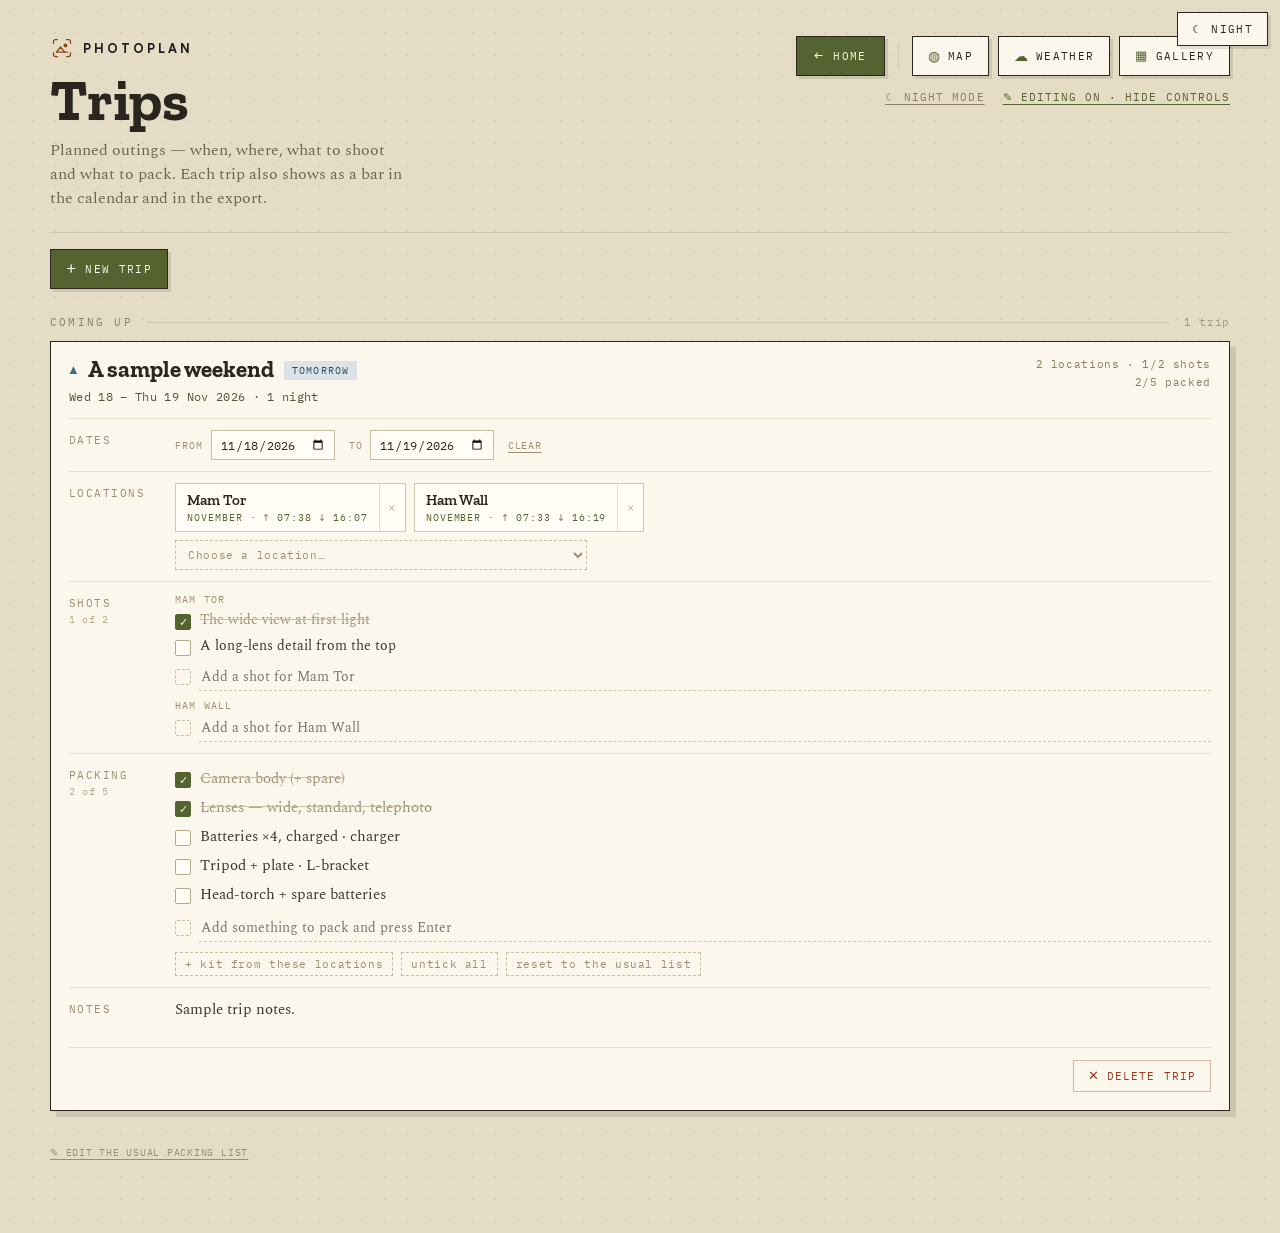
<file: design/pages/trips.html>
<!DOCTYPE html>
<html lang="en">
<head>
<meta charset="utf-8">
<meta name="viewport" content="width=device-width, initial-scale=1">
<meta name="robots" content="noindex">
<title>Photoplan snapshot — Trips</title>
<link rel="preconnect" href="https://fonts.googleapis.com">
<link rel="preconnect" href="https://fonts.gstatic.com" crossorigin>
<link href="https://fonts.googleapis.com/css2?family=Zilla+Slab:wght@600;700&family=Spectral:wght@400&family=IBM+Plex+Mono:wght@400;500;600&display=swap" rel="stylesheet">
<style>

    /* tokens:start */
    /* Photoplan theme. Every colour in the app is one of these custom properties.
       The day values are the original design; [data-theme="night"] on <html>
       swaps them (the night switch; remembered per device in calendar:theme).
       The printable sheets always use the day values. This block is the source
       of truth: change a colour here (its day value and its night partner) and
       the whole site follows. `node design/build-reference.js` copies it to
       design/tokens.css and rebuilds the design reference. */
    :root, .print-sheet {
      /* Surfaces — page, cards, fields (day: cream paper; night: warm near-black) */
      --page: #E5DCC6; /* the page behind everything */
      --page-dot: #DCCFB3; /* dot pattern on the page */
      --paper: #FBF7EC; /* cards, buttons, dialogs — and text set on ink or green */
      --paper-bright: #FCFAF1; /* matted hero frame, map paper, round tile controls */
      --field: #FFFDF5; /* inputs and selects; glyphs on gold */
      --field-hover: #FFFFFF; /* tick button hover */
      --paper-shade: #F4EEDE; /* grid header strip, row hover */
      --paper-dim: #F1EBDB; /* dashed empty-state panels */
      --hover: #F1EAD6; /* list row hover, active search hit */
      --sunken: #EFE7D2; /* chips, tags, image slots, year boxes */
      --stripe: #E6DCC2; /* empty tile stripes */
      /* Lines — hairlines to firm borders */
      --line-faint: #EDE5D1; /* faint separators inside lists */
      --grid-line: #ECE3CD; /* calendar grid column lines */
      --line-soft: #E6DECA; /* row separators in cards */
      --rule-week: #E2D9C2; /* week rows in the grid */
      --rule-tile: #E0D6BE; /* tile photo/base divider */
      --line-chip: #DDD2B8; /* chip and tag borders */
      --line: #D2C7AC; /* the standard hairline and section rule */
      --line-strong: #C9BD9F; /* input and card borders */
      --lip: #C9BFA4; /* the 1px lip under cards */
      --line-dash: #C2B695; /* dashed outlines */
      --line-dark: #B3A988; /* firm secondary borders */
      --star-off: #C8BC9C; /* unstarred star glyph */
      /* Ink — text from strongest to faintest */
      --ink: #2A251E; /* headings, body, firm borders — and dark fills */
      --brand-ink: #201E1D; /* the PHOTOPLAN wordmark */
      --ink-body: #3B3528; /* running text in cards */
      --ink-2: #5A513B; /* secondary text, chip text */
      --ink-3: #6E6450; /* intro copy, quiet text */
      --ink-4: #7A6F58; /* tertiary */
      --muted: #8A7D63; /* small caps labels, meta */
      --label: #9C8F71; /* row labels */
      --faint: #A89A7C; /* counts, footnotes */
      --ghost: #B7AD90; /* placeholders, hints */
      /* Green — the primary accent (UK, actions, done) */
      --green: #54632F; /* primary buttons, links, UK, ticks */
      --green-deep: #46562E; /* text on green wash */
      --green-2: #5A6B2F; /* nature accent, mark-complete */
      --green-wash: #E4E8D0; /* green tint behind chips and flags */
      --green-line: #C9D4A8; /* link underlines */
      /* Terracotta & danger (International, warnings, delete) */
      --terra: #9E4B26; /* International, glyph accents */
      --terra-wash: #F1DECF; /* International tint */
      --danger: #9C3B22; /* delete, restore, errors */
      --danger-line: #D9B3A6; /* danger outlines */
      --alert-bg: #F3E3D6; /* the sync banner */
      --alert-ink: #7A3A22; /* the sync banner text */
      /* Gold & amber (stars, photo ops, meteors) */
      --gold: #C9971C; /* print star, photos-taken bars */
      --gold-deep: #8A6D1C; /* star outline */
      --amber: #C7902F; /* photo-op accent */
      --amber-ink: #8A5A1B; /* meteor text */
      --amber-wash: #F1E4C6; /* meteor tint */
      /* Slate (trips, moon) */
      --slate: #3F6A80; /* trip accent */
      --slate-ink: #2E4A5C; /* trip text */
      --slate-wash: #DCE3E8; /* trip tint */
      --slate-line: #B9C7D1; /* trip pill border */
      --slate-muted: #6E8494; /* trip pill dates */
      --moon-ink: #3A4259; /* full-moon text */
      --moon-wash: #E6E3D4; /* moon chips */
      --newmoon-ink: #3B3526; /* new-moon text */
      /* Event tints (eclipse, nature, season, holidays) */
      --eclipse-wash: #EFD9CB; /* eclipse chips */
      --nature-wash: #DEE3C5; /* nature bars */
      --season-wash: #E5E2D2; /* season bars */
      --season-accent: #9A8C6E; /* season and holiday accent */
      --holiday-wash: #EAE4D3; /* bank holidays, named days */
      /* Custom event palettes (wash, text, accent) */
      --plum-wash: #E6DCE4;
      --plum-ink: #5C3A56;
      --plum: #7C4E74;
      --teal-wash: #D8E4E0;
      --teal-ink: #2F5A52;
      --teal: #3E7A6E;
      --denim-wash: #DAE0EA;
      --denim-ink: #33465E;
      --denim: #46618A;
      --clay-wash: #EADFD0;
      --clay-ink: #6E4A2A;
      --clay: #8A5E36;
      --moss-wash: #E0E4CE;
      --moss-ink: #4A5526;
      --moss: #6B7A35;
      --stone-wash: #E0E0DE;
      --stone-ink: #44484E;
      --stone: #5C636B;
      /* Map page */
      --map-sea: #EAE0C8; /* sea and map backdrop */
      --map-sea-dot: #D6C8A5; /* loading dots */
      --map-land: #E1D5B7; /* countries, progress track */
      --map-land-line: #C5B78F; /* coastlines */
      --map-graticule: #D6CAAC; /* graticule */
      --map-frame: #D8CDB0; /* map frame */
      --map-chip-line: #D5CBB0; /* month chip border */
      --map-track-line: #CBBF9F; /* progress bar border */
      --map-hint: #B0A487; /* card hint */
      /* Shadows, scrims, focus rings, glass */
      --shadow-07: rgba(42,37,30,0.07);
      --shadow-08: rgba(42,37,30,0.08);
      --shadow-10: rgba(42,37,30,0.10);
      --shadow-12: rgba(42,37,30,0.12);
      --shadow-14: rgba(42,37,30,0.14);
      --shadow-16: rgba(42,37,30,0.16);
      --shadow-18: rgba(42,37,30,0.18);
      --shadow-20: rgba(42,37,30,0.20);
      --shadow-28: rgba(42,37,30,0.28);
      --scrim: rgba(42,37,30,0.34);
      --focus-ring: rgba(84,99,47,0.22);
      --focus-ring-strong: rgba(84,99,47,0.35);
      --focus-ring-photo: rgba(84,99,47,0.6);
      --drop-tint: rgba(84,99,47,0.08);
      --paper-a92: rgba(251,247,236,0.92);
      --paper-a86: rgba(251,247,236,0.86);
      /* On photographs and in the lightbox — the same day and night */
      --photo-veil-55: rgba(42,37,30,0.55);
      --photo-veil-60: rgba(42,37,30,0.6);
      --photo-veil-78: rgba(42,37,30,0.78);
      --photo-veil-80: rgba(42,37,30,0.8);
      --photo-veil-80b: rgba(42,37,30,0.80);
      --photo-glass-14: rgba(251,247,236,0.14);
      --photo-glass-50: rgba(251,247,236,0.5);
      --lb-scrim: rgba(20,18,14,0.88);
      --lb-glass-12: rgba(251,247,236,0.12);
      --lb-glass-22: rgba(251,247,236,0.22);
      --lb-glass-40: rgba(251,247,236,0.4);
      --on-photo: #FBF7EC; /* text and glyphs set on a photograph or the lightbox */
      --on-photo-active: #54632F; /* the focus-point button while active */
      color-scheme: light;
    }
    :root[data-theme="night"] {
      /* Surfaces */
      --page: #14120F;
      --page-dot: #1D1A15;
      --paper: #201D18;
      --paper-bright: #25221C;
      --field: #181612;
      --field-hover: #2E2A22;
      --paper-shade: #27231C;
      --paper-dim: #1B1915;
      --hover: #2C2820;
      --sunken: #2E2A22;
      --stripe: #272319;
      /* Lines */
      --line-faint: #2A261F;
      --grid-line: #2A261F;
      --line-soft: #322D25;
      --rule-week: #302B23;
      --rule-tile: #332E25;
      --line-chip: #3B362C;
      --line: #3F392E;
      --line-strong: #4B4538;
      --lip: #0D0C0A;
      --line-dash: #504939;
      --line-dark: #5F5747;
      --star-off: #5A5343;
      /* Ink */
      --ink: #EFE8D8;
      --brand-ink: #F3EDE0;
      --ink-body: #DDD5C3;
      --ink-2: #C4BBA6;
      --ink-3: #B0A68F;
      --ink-4: #A2987F;
      --muted: #968C74;
      --label: #8A8069;
      --faint: #7B725D;
      --ghost: #645C4B;
      /* Green */
      --green: #A8BD74;
      --green-deep: #BCCB91;
      --green-2: #A0B56B;
      --green-wash: #2A3120;
      --green-line: #4C5A34;
      /* Terracotta & danger */
      --terra: #E08A5F;
      --terra-wash: #3A261C;
      --danger: #E5795C;
      --danger-line: #6E3A2C;
      --alert-bg: #33211A;
      --alert-ink: #EBA58E;
      /* Gold & amber */
      --gold: #C9971C;
      --gold-deep: #8A6D1C;
      --amber: #D9A441;
      --amber-ink: #E3B565;
      --amber-wash: #3A2E18;
      /* Slate */
      --slate: #7FB0C9;
      --slate-ink: #A9CBDD;
      --slate-wash: #1F2B33;
      --slate-line: #3A4D5A;
      --slate-muted: #7E97A8;
      --moon-ink: #AEB8D4;
      --moon-wash: #2B2A24;
      --newmoon-ink: #DDD5C3;
      /* Event tints */
      --eclipse-wash: #3A2618;
      --nature-wash: #2B3222;
      --season-wash: #2C2A22;
      --season-accent: #A39676;
      --holiday-wash: #2D2A21;
      /* Custom event palettes */
      --plum-wash: #31272F;
      --plum-ink: #C6A5BF;
      --plum: #BB93B3;
      --teal-wash: #222D2A;
      --teal-ink: #90B4AC;
      --teal: #76A59A;
      --denim-wash: #262B34;
      --denim-ink: #A3B4CB;
      --denim: #8BA3C7;
      --clay-wash: #33291A;
      --clay-ink: #C3A287;
      --clay: #BA9474;
      --moss-wash: #2A2D17;
      --moss-ink: #A7B28A;
      --moss: #919E68;
      --stone-wash: #2B2B29;
      --stone-ink: #ADB1B7;
      --stone: #9BA1A8;
      /* Map page */
      --map-sea: #161513;
      --map-sea-dot: #22201B;
      --map-land: #2B2720;
      --map-land-line: #4A4436;
      --map-graticule: #2A2721;
      --map-frame: #3A352B;
      --map-chip-line: #3F392E;
      --map-track-line: #4B4538;
      --map-hint: #6C6452;
      /* Shadows, scrims, focus rings, glass */
      --shadow-07: rgba(0,0,0,0.30);
      --shadow-08: rgba(0,0,0,0.32);
      --shadow-10: rgba(0,0,0,0.36);
      --shadow-12: rgba(0,0,0,0.40);
      --shadow-14: rgba(0,0,0,0.44);
      --shadow-16: rgba(0,0,0,0.48);
      --shadow-18: rgba(0,0,0,0.52);
      --shadow-20: rgba(0,0,0,0.55);
      --shadow-28: rgba(0,0,0,0.60);
      --scrim: rgba(0,0,0,0.62);
      --focus-ring: rgba(168,189,116,0.30);
      --focus-ring-strong: rgba(168,189,116,0.42);
      --focus-ring-photo: rgba(84,99,47,0.6);
      --drop-tint: rgba(168,189,116,0.10);
      --paper-a92: rgba(32,29,24,0.92);
      --paper-a86: rgba(32,29,24,0.86);
      color-scheme: dark;
    }
    :root[data-theme="night"] .print-sheet { color-scheme: light; }
    /* tokens:end */
    /* Night mode extras: the mini map's tiles are dimmed and its controls
       follow the theme; the logo mark swaps to its on-dark version (LogoMark). */
    :root[data-theme="night"] .leaflet-tile-pane { filter: invert(1) hue-rotate(180deg) brightness(.85) contrast(.88) saturate(.55); }
    :root[data-theme="night"] .leaflet-container { background: var(--sunken); }
    :root[data-theme="night"] .leaflet-bar a { background: var(--paper); color: var(--ink); border-bottom-color: var(--line); }
    :root[data-theme="night"] .leaflet-bar a:hover { background: var(--hover); }
    :root[data-theme="night"] .leaflet-control-attribution { background: var(--paper-a86); color: var(--muted); }
    :root[data-theme="night"] .leaflet-control-attribution a { color: var(--green); }
    :root[data-theme="night"] .leaflet-tooltip { background: var(--paper); color: var(--ink); border-color: var(--line-strong); }
    .logo-night { display: none !important; }
    :root[data-theme="night"] .logo-day { display: none !important; }
    :root[data-theme="night"] .logo-night { display: block !important; }
    :root[data-theme="night"] .print-sheet .logo-day { display: block !important; }
    :root[data-theme="night"] .print-sheet .logo-night { display: none !important; }
    /* Brand fonts from the logo pack, self-hosted. Figtree is the wordmark
       face (per the lockup SVGs); Caprasimo is included for future use. */
    @font-face { font-family: 'Figtree'; src: url('[data-uri]') format('woff2'); font-weight: 300 900; font-display: swap; }
    *, *::before, *::after { box-sizing: border-box; }
    html, body { margin: 0; padding: 0; }
    body { background: var(--page); }
    ::selection { background: var(--green); color: var(--paper); }
    [contenteditable] { outline: none; }
    [contenteditable]:focus { box-shadow: 0 0 0 2px var(--focus-ring-strong); background: var(--field); border-radius: 3px; }
    /* Keyboard focus ring for everything clickable (role=button divs included). */
    button:focus-visible, a:focus-visible, select:focus-visible, [role=button]:focus-visible { outline: 2px solid var(--green); outline-offset: 2px; }
    .map-link:hover { color: var(--ink) !important; border-color: var(--ink) !important; }
    .btn-hover:hover { transform: translate(-1px,-1px); box-shadow: 4px 4px 0 var(--shadow-16) !important; }
    .btn-hover:active { transform: translate(2px,2px); box-shadow: 1px 1px 0 var(--shadow-12) !important; }
    .tile:hover { transform: translateY(-3px); box-shadow: 0 6px 16px var(--shadow-12) !important; }
    .ev-chip:hover { box-shadow: 0 2px 6px var(--shadow-28); filter: brightness(1.03); }
    .loc-row:hover { background: var(--paper-shade) !important; }
    .month-link:hover { opacity: 0.65; }
    .year-link:hover { color: var(--green) !important; }
    .year-pick:hover select, .year-pick select:focus-visible { color: var(--green) !important; border-bottom-color: var(--green) !important; }
    .del-btn:hover { background: var(--danger) !important; color: var(--paper) !important; border-color: var(--danger) !important; }
    .add-ev-btn:hover { transform: translate(-1px,-1px); box-shadow: 3px 3px 0 var(--shadow-16) !important; }
    .add-ev-btn:active { transform: translate(1px,1px); box-shadow: 1px 1px 0 var(--shadow-12) !important; }
    .save-btn:hover { transform: translate(-1px,-1px); box-shadow: 4px 4px 0 var(--shadow-18) !important; }
    .save-btn:active { transform: translate(2px,2px); box-shadow: 1px 1px 0 var(--shadow-12) !important; }
    .close-btn:hover { background: var(--sunken) !important; color: var(--ink) !important; }
    .tick-btn:hover { border-color: var(--green) !important; background: var(--field-hover) !important; }
    .region-uk:hover { background: var(--green) !important; color: var(--paper) !important; }
    .region-int:hover { background: var(--terra) !important; color: var(--paper) !important; }
    .done-toggle:hover { background: var(--green-wash) !important; border-color: var(--green) !important; }
    .image-slot { position: relative; display: flex; align-items: center; justify-content: center; background: var(--sunken); overflow: hidden; cursor: default; }
    .image-slot.drag-over { background: var(--green-wash); outline: 2px dashed var(--green); }
    .image-slot img { position: absolute; inset: 0; width: 100%; height: 100%; object-fit: cover; }
    .image-slot .placeholder-text { font-family: 'IBM Plex Mono', monospace; font-size: 11px; color: var(--faint); letter-spacing: .06em; text-align: center; padding: 12px; pointer-events: none; z-index: 1; }
    .image-slot .drop-hint { display: none; }
    .image-slot:hover .drop-hint { display: block; }
    input[type=number]::-webkit-inner-spin-button { -webkit-appearance: auto; }
    input:focus { border-color: var(--green) !important; box-shadow: 0 0 0 2px var(--focus-ring) !important; }
    .kind-btn:hover { filter: brightness(0.97); }
    .loc-pick:hover { border-color: var(--green) !important; }
    .hero-caption { position: absolute; left: 0; bottom: 0; z-index: 5; max-width: 88%; background: #000; color: #fff; font-family: 'IBM Plex Mono', monospace; font-size: 13px; line-height: 1.4; padding: 6px 11px; letter-spacing: .02em; }
    .hero-caption:empty::before { content: attr(data-ph); color: #B7B0A2; }
    .hero-caption:focus { outline: none; background: #000 !important; color: #fff !important; border-radius: 0 !important; box-shadow: 0 0 0 2px var(--focus-ring-photo); }
    .slide-fade { animation: heroFade .9s ease; }
    @keyframes heroFade { from { opacity: 0; } to { opacity: 1; } }
    .year-input:empty::before { content: 'YY'; color: var(--ghost); }
    .coord-input:empty::before { content: 'paste latitude, longitude'; color: var(--ghost); }
    .kit-view:hover span { border-color: var(--green); }
    .tag-input:empty::before { content: 'Label'; color: var(--ghost); }
    .ig-link:hover { color: var(--terra) !important; }
    input[type=search]::-webkit-search-decoration, input[type=search]::-webkit-search-cancel-button { -webkit-appearance: none; }
    .quiet-link:hover { color: var(--green) !important; }
    .backup-row:hover { background: var(--paper-shade) !important; }
    .check-x { opacity: 0; transition: opacity .15s; }
    .check-row:hover .check-x, .check-x:focus-visible { opacity: 1; }
    @media (hover: none) { .check-x { opacity: .7; } }
    .trip-card:hover { border-color: var(--line-dark) !important; }
    input[type=date].pp-date { appearance: none; -webkit-appearance: none; }
    .area-input:empty::before { content: 'Area'; color: var(--ghost); }
    .country-input:empty::before { content: 'Country'; color: var(--ghost); }
    .lb-btn:hover { background: var(--lb-glass-22) !important; }
    .gal-tab:hover { color: var(--ink) !important; }
    .pause-btn:hover { background: var(--photo-veil-78) !important; }
    .pause-btn:active { transform: scale(0.94); }
    /* The owner's optional handle in the corner of the large photos (data[0].photoCredit). */
    .photo-credit { position: absolute; z-index: 5; font-family: 'IBM Plex Mono', monospace; font-size: 11px; letter-spacing: .06em; line-height: 1; color: var(--on-photo); opacity: .9; text-shadow: 0 1px 2px rgba(0,0,0,0.7), 0 0 6px rgba(0,0,0,0.35); pointer-events: none; user-select: none; white-space: nowrap; }
    .map-chip:hover { transform: translate(-1px,-1px); box-shadow: 3px 3px 0 var(--shadow-14) !important; }
    .map-monthchip:hover { border-color: var(--ink) !important; }
    .map-iconbtn:hover { transform: translate(-1px,-1px); box-shadow: 3px 3px 0 var(--shadow-18) !important; }
    .map-iconbtn:active { transform: translate(1px,1px); box-shadow: 1px 1px 0 var(--shadow-12) !important; }
    .map-shootrow:hover { background: var(--hover) !important; }
    .map-close:hover { color: var(--ink) !important; background: var(--sunken) !important; border-color: var(--line) !important; }
    .map-visitbtn:hover { transform: translate(-1px,-1px); box-shadow: 3px 3px 0 var(--shadow-16) !important; }
    @keyframes mapPulse { 0%,100% { opacity: .45; } 50% { opacity: .9; } }
    /* ── Print view ── A4-landscape sheets (281×193mm inside 8mm margins). On
       screen they preview as bordered pages kept in proportion by aspect-ratio;
       when printing, the app chrome hides, each sheet is forced to exactly one
       page, and colours print as shown. A sheet is a flex column so a grid page
       can fill its height. */
    .print-sheet { position: relative; display: flex; flex-direction: column; width: 281mm; max-width: 100%; aspect-ratio: 281 / 193; margin: 0 auto 8px; background: #fff; border: 1px solid var(--line); box-shadow: 0 2px 12px var(--shadow-10); overflow: hidden; break-after: page; page-break-after: always; break-inside: avoid; }
    .print-sheet.pad { padding: 7mm 7mm 6mm; }
    .print-sheet:last-child { break-after: auto; page-break-after: auto; }
    .print-label { width: 281mm; max-width: 100%; margin: 18px auto 6px; font-family: 'IBM Plex Mono', monospace; font-size: 10px; letter-spacing: .16em; text-transform: uppercase; color: var(--faint); }
    @page { size: A4 landscape; margin: 8mm; }
    @media print {
      body { background: #fff; }
      .no-print { display: none !important; }
      .app-shell { background: #fff !important; background-image: none !important; padding: 0 !important; }
      .print-sheet { width: 281mm !important; height: 193mm !important; max-width: none !important; aspect-ratio: auto !important; border: none !important; box-shadow: none !important; margin: 0 !important; }
      .print-sheet, .print-sheet * { -webkit-print-color-adjust: exact; print-color-adjust: exact; }
    }

</style>
</head>
<body>
<!-- Generated 2026-11-17 from index.html by design/build-reference.js — sample data only. Static snapshot of the rendered page: real markup and inline styles, no scripts. -->
<button id="ref-theme" onclick="var r=document.documentElement;if(r.getAttribute('data-theme')==='night'){r.removeAttribute('data-theme');this.textContent='☾ Night'}else{r.setAttribute('data-theme','night');this.textContent='☀ Day'}" style="position:fixed;top:12px;right:12px;z-index:999;height:34px;padding:0 14px;background:var(--paper);color:var(--ink);border:1px solid var(--ink);font-family:'IBM Plex Mono',monospace;font-size:11px;letter-spacing:.12em;text-transform:uppercase;cursor:pointer;box-shadow:3px 3px 0 var(--shadow-12)">☾ Night</button>
<div class="app-shell" style="min-height: 100vh; background-image: radial-gradient(var(--page-dot) 0.8px, transparent 0.8px); background-position-x: ; background-position-y: ; background-size: 22px 22px; background-repeat: ; background-attachment: ; background-origin: ; background-clip: ; background-color: ; color: var(--ink); font-family: Spectral, Georgia, serif; padding: 36px 26px 70px;"><div style="max-width: 1180px; margin: 0px auto;"><div><div style="display: flex; justify-content: space-between; align-items: flex-start; gap: 24px; flex-wrap: wrap;"><div style="flex: 1 1 380px; min-width: 0px;"><div role="button" tabindex="0" title="Back to the home page" style="display: inline-flex; align-items: center; gap: 9px; cursor: pointer;"><img class="logo-day" src="data:image/svg+xml,%3Csvg%20xmlns%3D%22http%3A%2F%2Fwww.w3.org%2F2000%2Fsvg%22%20viewBox%3D%220%200%2096%2096%22%20fill%3D%22none%22%3E%3Cpath%20d%3D%22M14%2030%20V22%20Q14%2014%2022%2014%20H30%22%20stroke%3D%22%238c491a%22%20stroke-width%3D%225%22%20stroke-linecap%3D%22round%22%20fill%3D%22none%22%3E%3C%2Fpath%3E%3Cpath%20d%3D%22M66%2014%20H74%20Q82%2014%2082%2022%20V30%22%20stroke%3D%22%238c491a%22%20stroke-width%3D%225%22%20stroke-linecap%3D%22round%22%20fill%3D%22none%22%3E%3C%2Fpath%3E%3Cpath%20d%3D%22M82%2066%20V74%20Q82%2082%2074%2082%20H66%22%20stroke%3D%22%238c491a%22%20stroke-width%3D%225%22%20stroke-linecap%3D%22round%22%20fill%3D%22none%22%3E%3C%2Fpath%3E%3Cpath%20d%3D%22M30%2082%20H22%20Q14%2082%2014%2074%20V66%22%20stroke%3D%22%238c491a%22%20stroke-width%3D%225%22%20stroke-linecap%3D%22round%22%20fill%3D%22none%22%3E%3C%2Fpath%3E%3Ccircle%20cx%3D%2262%22%20cy%3D%2238%22%20r%3D%228%22%20fill%3D%22%238c491a%22%3E%3C%2Fcircle%3E%3Cpath%20d%3D%22M26%2064%20L42%2044%20L58%2064%22%20stroke%3D%22%238c491a%22%20stroke-width%3D%225%22%20stroke-linecap%3D%22round%22%20stroke-linejoin%3D%22round%22%20fill%3D%22none%22%3E%3C%2Fpath%3E%3Cline%20x1%3D%2226%22%20y1%3D%2264%22%20x2%3D%2270%22%20y2%3D%2264%22%20stroke%3D%22%238c491a%22%20stroke-width%3D%225%22%20stroke-linecap%3D%22round%22%3E%3C%2Fline%3E%3C%2Fsvg%3E" alt="" style="height: 24px; width: auto; display: block;"><img class="logo-night" src="data:image/svg+xml,%3Csvg%20xmlns%3D%22http%3A%2F%2Fwww.w3.org%2F2000%2Fsvg%22%20viewBox%3D%220%200%2096%2096%22%20fill%3D%22none%22%3E%3Cpath%20d%3D%22M14%2030%20V22%20Q14%2014%2022%2014%20H30%22%20stroke%3D%22%23f6a06b%22%20stroke-width%3D%225%22%20stroke-linecap%3D%22round%22%20fill%3D%22none%22%3E%3C%2Fpath%3E%3Cpath%20d%3D%22M66%2014%20H74%20Q82%2014%2082%2022%20V30%22%20stroke%3D%22%23f6a06b%22%20stroke-width%3D%225%22%20stroke-linecap%3D%22round%22%20fill%3D%22none%22%3E%3C%2Fpath%3E%3Cpath%20d%3D%22M82%2066%20V74%20Q82%2082%2074%2082%20H66%22%20stroke%3D%22%23f6a06b%22%20stroke-width%3D%225%22%20stroke-linecap%3D%22round%22%20fill%3D%22none%22%3E%3C%2Fpath%3E%3Cpath%20d%3D%22M30%2082%20H22%20Q14%2082%2014%2074%20V66%22%20stroke%3D%22%23f6a06b%22%20stroke-width%3D%225%22%20stroke-linecap%3D%22round%22%20fill%3D%22none%22%3E%3C%2Fpath%3E%3Ccircle%20cx%3D%2262%22%20cy%3D%2238%22%20r%3D%228%22%20fill%3D%22%23f6a06b%22%3E%3C%2Fcircle%3E%3Cpath%20d%3D%22M26%2064%20L42%2044%20L58%2064%22%20stroke%3D%22%23f6a06b%22%20stroke-width%3D%225%22%20stroke-linecap%3D%22round%22%20stroke-linejoin%3D%22round%22%20fill%3D%22none%22%3E%3C%2Fpath%3E%3Cline%20x1%3D%2226%22%20y1%3D%2264%22%20x2%3D%2270%22%20y2%3D%2264%22%20stroke%3D%22%23f6a06b%22%20stroke-width%3D%225%22%20stroke-linecap%3D%22round%22%3E%3C%2Fline%3E%3C%2Fsvg%3E" alt="" style="height: 24px; width: auto; display: block;"><div style="font-family: Figtree, system-ui, sans-serif; font-weight: 700; font-size: 12.5px; letter-spacing: 0.24em; text-transform: uppercase; color: var(--brand-ink);">Photoplan</div></div><h1 style="margin: 6px 0px 0px; font-family: &quot;Zilla Slab&quot;, serif; font-weight: 700; font-size: clamp(40px, 6vw, 58px); line-height: 0.95; color: var(--ink); letter-spacing: -0.01em;">Trips</h1><div style="margin-top: 10px; font-size: 16px; color: var(--ink-3); max-width: 44ch; line-height: 1.5;">Planned outings — when, where, what to shoot and what to pack. Each trip also shows as a bar in the calendar and in the export.</div></div><div style="display: flex; flex-direction: column; align-items: flex-end; gap: 14px; flex: 1 1 auto;"><div style="display: flex; gap: 9px; align-items: center;"><button class="btn-hover" style="height: 40px; border: 1px solid var(--ink); cursor: pointer; font-family: &quot;IBM Plex Mono&quot;, monospace; font-size: 11px; letter-spacing: 0.12em; text-transform: uppercase; box-shadow: 3px 3px 0 var(--shadow-12); background: var(--green); color: var(--paper); display: inline-flex; align-items: center; gap: 9px; padding: 0px 17px;"><span style="font-size: 15px; line-height: 1; margin-top: -1px;">←</span> Home</button><span style="width: 1px; height: 28px; background: var(--line); margin: 0px 4px;"></span><button class="btn-hover" style="height: 40px; border: 1px solid var(--ink); cursor: pointer; font-family: &quot;IBM Plex Mono&quot;, monospace; font-size: 11px; letter-spacing: 0.12em; text-transform: uppercase; box-shadow: 3px 3px 0 var(--shadow-12); background: var(--paper); color: var(--ink); display: inline-flex; align-items: center; gap: 7px; padding: 0px 15px;"><span style="font-size: 14px; line-height: 1; margin-top: -1px; color: var(--green);">◍</span> Map</button><button class="btn-hover" title="Forecasts for each location, and the conditions each kind of shoot wants" style="height: 40px; border: 1px solid var(--ink); cursor: pointer; font-family: &quot;IBM Plex Mono&quot;, monospace; font-size: 11px; letter-spacing: 0.12em; text-transform: uppercase; box-shadow: 3px 3px 0 var(--shadow-12); background: var(--paper); color: var(--ink); display: inline-flex; align-items: center; gap: 7px; padding: 0px 15px;"><span style="font-size: 14px; line-height: 1; margin-top: -1px; color: var(--green);">☁</span> Weather</button><button class="btn-hover" title="Every photo, grouped by place, area, month, tag… and the year in review" style="height: 40px; border: 1px solid var(--ink); cursor: pointer; font-family: &quot;IBM Plex Mono&quot;, monospace; font-size: 11px; letter-spacing: 0.12em; text-transform: uppercase; box-shadow: 3px 3px 0 var(--shadow-12); background: var(--paper); color: var(--ink); display: inline-flex; align-items: center; gap: 7px; padding: 0px 15px;"><span style="font-size: 13px; line-height: 1; margin-top: -1px; color: var(--green);">▦</span> Gallery</button></div><span style="display: inline-flex; align-items: center; gap: 6px 18px; flex-wrap: wrap; justify-content: flex-end;"><button class="quiet-link" aria-pressed="false" title="Dark colours for the field at night — easier on the eyes and on night vision" style="background: none; border-width: medium; border-style: none; border-color: currentcolor; border-image: none; padding: 0px; cursor: pointer; font-family: &quot;IBM Plex Mono&quot;, monospace; font-size: 10.5px; letter-spacing: 0.1em; text-transform: uppercase; color: var(--muted); text-decoration: underline; text-underline-offset: 3px; white-space: nowrap;">☾ Night mode</button><button title="Hide the editing controls and view the page as a visitor sees it" style="background: none; border-width: medium; border-style: none; border-color: currentcolor; border-image: none; padding: 0px; cursor: pointer; font-family: &quot;IBM Plex Mono&quot;, monospace; font-size: 10.5px; letter-spacing: 0.1em; text-transform: uppercase; color: var(--green); text-decoration: underline; text-underline-offset: 3px;">✎ Editing on · hide controls</button></span></div></div><div style="height: 1px; background: var(--line); margin: 22px 0px 16px;"></div><div style="margin-bottom: 16px;"><button class="btn-hover" style="height: 40px; border: 1px solid var(--ink); cursor: pointer; font-family: &quot;IBM Plex Mono&quot;, monospace; font-size: 11px; letter-spacing: 0.12em; text-transform: uppercase; box-shadow: 3px 3px 0 var(--shadow-12); background: var(--green); color: var(--paper); display: inline-flex; align-items: center; gap: 8px; padding: 0px 15px;"><span style="font-size: 17px; line-height: 1; margin-top: -1px;">+</span> New trip</button></div><div style="display: flex; align-items: center; gap: 14px; margin-top: 26px; margin-bottom: 12px;"><span style="font-family: &quot;IBM Plex Mono&quot;, monospace; font-size: 11px; letter-spacing: 0.2em; text-transform: uppercase; color: var(--muted); white-space: nowrap;">Coming up</span><span style="flex: 1 1 0%; height: 1px; background: var(--line);"></span><span style="font-family: &quot;IBM Plex Mono&quot;, monospace; font-size: 11px; letter-spacing: 0.06em; color: var(--faint);">1 trip</span></div><div class="trip-card" data-trip="sample" style="background: var(--paper); border: 1px solid var(--ink); box-shadow: 6px 6px 0 var(--shadow-12); margin-bottom: 12px; opacity: 1;"><div role="button" tabindex="0" aria-expanded="true" style="display: flex; align-items: flex-start; justify-content: space-between; gap: 14px; padding: 14px 18px; cursor: pointer; flex-wrap: wrap;"><div style="min-width: 0px; flex: 1 1 260px;"><div style="display: flex; align-items: center; gap: 10px; flex-wrap: wrap;"><span style="color: var(--slate); font-size: 12px;">▲</span><span><span title="Click to rename" style="font-family: &quot;Zilla Slab&quot;, serif; font-weight: 700; font-size: 23px; color: var(--ink); line-height: 1.15; cursor: text; outline: none; border-radius: 3px; padding: 0px 4px; margin: 0px -4px;">A sample weekend</span></span><span style="font-family: &quot;IBM Plex Mono&quot;, monospace; font-size: 9.5px; letter-spacing: 0.12em; text-transform: uppercase; padding: 3px 8px; background: var(--slate-wash); color: var(--slate-ink);">tomorrow</span></div><div style="margin-top: 5px; font-family: &quot;IBM Plex Mono&quot;, monospace; font-size: 11.5px; color: var(--ink-2); letter-spacing: 0.03em;">Wed 18 – Thu 19 Nov 2026 · 1 night</div></div><div style="font-family: &quot;IBM Plex Mono&quot;, monospace; font-size: 10.5px; letter-spacing: 0.06em; color: var(--muted); text-align: right; line-height: 1.7;"><div>2 locations · 1/2 shots</div><div>2/5 packed</div></div></div><div style="padding: 0px 18px 18px;"><div style="display: grid; grid-template-columns: 90px 1fr; gap: 16px; padding: 11px 0px; border-top: 1px solid var(--line-soft);"><div style="font-family: &quot;IBM Plex Mono&quot;, monospace; font-size: 10.5px; letter-spacing: 0.14em; text-transform: uppercase; color: var(--label); padding-top: 3px;">Dates</div><div style="display: flex; gap: 14px; flex-wrap: wrap; align-items: center;"><label style="display: inline-flex; align-items: center; gap: 7px; font-family: &quot;IBM Plex Mono&quot;, monospace; font-size: 9.5px; letter-spacing: 0.12em; text-transform: uppercase; color: var(--label);">From<input type="date" class="pp-date" aria-label="From date" value="2026-11-18" style="height: 30px; padding: 0px 8px; background: var(--field); border: 1px solid var(--line-strong); color: var(--ink); font-family: &quot;IBM Plex Mono&quot;, monospace; font-size: 12px; border-radius: 0px;"></label><label style="display: inline-flex; align-items: center; gap: 7px; font-family: &quot;IBM Plex Mono&quot;, monospace; font-size: 9.5px; letter-spacing: 0.12em; text-transform: uppercase; color: var(--label);">To<input type="date" class="pp-date" aria-label="To date" value="2026-11-19" style="height: 30px; padding: 0px 8px; background: var(--field); border: 1px solid var(--line-strong); color: var(--ink); font-family: &quot;IBM Plex Mono&quot;, monospace; font-size: 12px; border-radius: 0px;"></label><button class="quiet-link" style="background: none; border-width: medium; border-style: none; border-color: currentcolor; border-image: none; padding: 0px; cursor: pointer; font-family: &quot;IBM Plex Mono&quot;, monospace; font-size: 9.5px; letter-spacing: 0.08em; text-transform: uppercase; color: var(--label); text-decoration: underline; text-underline-offset: 3px;">clear</button></div></div><div style="display: grid; grid-template-columns: 90px 1fr; gap: 16px; padding: 11px 0px; border-top: 1px solid var(--line-soft);"><div style="font-family: &quot;IBM Plex Mono&quot;, monospace; font-size: 10.5px; letter-spacing: 0.14em; text-transform: uppercase; color: var(--label); padding-top: 3px;">Locations</div><div><div style="display: flex; flex-wrap: wrap; gap: 8px;"><div style="display: inline-flex; align-items: stretch; border: 1px solid var(--line); background: var(--field);"><button class="loc-pick" title="Open the location brief" style="display: flex; flex-direction: column; align-items: flex-start; gap: 2px; padding: 7px 11px; background: none; border-width: medium; border-style: none; border-color: currentcolor; border-image: none; cursor: pointer; text-align: left;"><span style="font-family: &quot;Zilla Slab&quot;, serif; font-weight: 600; font-size: 15px; color: var(--ink); line-height: 1.2;">Mam Tor</span><span style="font-family: &quot;IBM Plex Mono&quot;, monospace; font-size: 9.5px; letter-spacing: 0.1em; text-transform: uppercase; color: var(--green);">November · ↑ 07:38 ↓ 16:07</span></button><button class="close-btn" title="Remove from this trip" aria-label="Remove Mam Tor from this trip" style="width: 26px; background: none; border-top-width: medium; border-right-width: medium; border-bottom-width: medium; border-left: 1px solid var(--line-soft); border-top-style: none; border-right-style: none; border-bottom-style: none; border-top-color: currentcolor; border-right-color: currentcolor; border-bottom-color: currentcolor; border-image: none; color: var(--ghost); cursor: pointer; font-size: 15px; font-family: Spectral, serif;">×</button></div><div style="display: inline-flex; align-items: stretch; border: 1px solid var(--line); background: var(--field);"><button class="loc-pick" title="Open the location brief" style="display: flex; flex-direction: column; align-items: flex-start; gap: 2px; padding: 7px 11px; background: none; border-width: medium; border-style: none; border-color: currentcolor; border-image: none; cursor: pointer; text-align: left;"><span style="font-family: &quot;Zilla Slab&quot;, serif; font-weight: 600; font-size: 15px; color: var(--ink); line-height: 1.2;">Ham Wall</span><span style="font-family: &quot;IBM Plex Mono&quot;, monospace; font-size: 9.5px; letter-spacing: 0.1em; text-transform: uppercase; color: var(--green);">November · ↑ 07:33 ↓ 16:19</span></button><button class="close-btn" title="Remove from this trip" aria-label="Remove Ham Wall from this trip" style="width: 26px; background: none; border-top-width: medium; border-right-width: medium; border-bottom-width: medium; border-left: 1px solid var(--line-soft); border-top-style: none; border-right-style: none; border-bottom-style: none; border-top-color: currentcolor; border-right-color: currentcolor; border-bottom-color: currentcolor; border-image: none; color: var(--ghost); cursor: pointer; font-size: 15px; font-family: Spectral, serif;">×</button></div></div><select aria-label="Add a location to this trip" style="margin-top: 8px; height: 30px; padding: 0px 8px; background: none; border: 1px dashed var(--line-strong); color: var(--label); font-family: &quot;IBM Plex Mono&quot;, monospace; font-size: 10.5px; letter-spacing: 0.06em; cursor: pointer; border-radius: 0px; max-width: 100%;"><option value="" selected="">Choose a location…</option><optgroup label="January"><option value="lake-district">Lake District</option><option value="leith-hill">Leith Hill</option><option value="puzzlewood">Puzzlewood</option><option value="lofoten">Lofoten Islands</option></optgroup><optgroup label="February"><option value="glencoe">Glencoe</option><option value="porthcawl">Porthcawl</option><option value="dolomites">Dolomites</option></optgroup><optgroup label="March"><option value="farndale">Farndale</option><option value="galloway">Galloway Dark Sky Park</option><option value="jokulsarlon">Jökulsárlón</option></optgroup><optgroup label="April"><option value="micheldever">Micheldever Wood</option><option value="brecon-falls">Waterfall Country</option><option value="keukenhof">Dutch Tulip Fields</option></optgroup><optgroup label="May"><option value="skye">Isle of Skye</option><option value="durdle-door">Durdle Door</option><option value="plitvice">Plitvice Lakes</option></optgroup><optgroup label="June"><option value="farne">Farne Islands</option><option value="glenfinnan">Glenfinnan Viaduct</option><option value="faroe">Faroe Islands</option></optgroup><optgroup label="July"><option value="valensole">Valensole Plateau</option><option value="kynance">Kynance Cove</option><option value="malham">Malham Cove</option></optgroup><optgroup label="August"><option value="n-spain">Northern Spain</option><option value="stanage">Stanage Edge</option><option value="harris">Isle of Harris</option></optgroup><optgroup label="September"><option value="rothiemurchus">Loch an Eilein</option><option value="corfe">Corfe Castle</option><option value="bled">Lake Bled</option></optgroup><optgroup label="October"><option value="westonbirt">Westonbirt Arboretum</option><option value="new-forest">New Forest</option><option value="dolomites-larch">Lago di Braies</option></optgroup><optgroup label="November"><option value="abisko">Abisko</option></optgroup><optgroup label="December"><option value="castlerigg">Castlerigg Stone Circle</option><option value="loch-morlich">Loch Morlich</option><option value="lapland">Finnish Lapland</option></optgroup><optgroup label="New location in…"><option value="new:0">+ New location in January</option><option value="new:1">+ New location in February</option><option value="new:2">+ New location in March</option><option value="new:3">+ New location in April</option><option value="new:4">+ New location in May</option><option value="new:5">+ New location in June</option><option value="new:6">+ New location in July</option><option value="new:7">+ New location in August</option><option value="new:8">+ New location in September</option><option value="new:9">+ New location in October</option><option value="new:10">+ New location in November (the trip's month)</option><option value="new:11">+ New location in December</option></optgroup></select></div></div><div style="display: grid; grid-template-columns: 90px 1fr; gap: 16px; padding: 11px 0px; border-top: 1px solid var(--line-soft);"><div style="font-family: &quot;IBM Plex Mono&quot;, monospace; font-size: 10.5px; letter-spacing: 0.14em; text-transform: uppercase; color: var(--label); padding-top: 3px;">Shots<div style="margin-top: 3px; font-size: 9.5px; letter-spacing: 0.06em; text-transform: none; color: var(--ghost);">1 of 2</div></div><div style="display: flex; flex-direction: column; gap: 8px;"><div><div style="font-family: &quot;IBM Plex Mono&quot;, monospace; font-size: 9.5px; letter-spacing: 0.12em; text-transform: uppercase; color: var(--label); margin-bottom: 2px;">Mam Tor</div><div><div class="check-row" style="display: flex; align-items: flex-start; gap: 9px; padding: 3px 0px;"><button aria-label="Untick The wide view at first light" aria-pressed="true" title="Untick" style="flex: 0 0 auto; width: 16px; height: 16px; margin-top: 3px; padding: 0px; border-radius: 2px; border: 1.5px solid var(--green); background: var(--green); color: var(--paper); font-size: 11px; line-height: 1; cursor: pointer; display: inline-flex; align-items: center; justify-content: center;">✓</button><span style="flex: 1 1 0%; font-size: 13.5px; line-height: 1.45; color: var(--label); text-decoration-line: line-through; text-decoration-thickness: initial; text-decoration-style: initial; text-decoration-color: var(--line-strong);">The wide view at first light</span><button class="check-x" title="Remove" aria-label="Remove The wide view at first light" style="flex: 0 0 auto; width: 18px; height: 18px; padding: 0px; background: none; border-width: medium; border-style: none; border-color: currentcolor; border-image: none; color: var(--ghost); cursor: pointer; font-size: 14px; line-height: 1; font-family: Spectral, serif;">×</button></div><div class="check-row" style="display: flex; align-items: flex-start; gap: 9px; padding: 3px 0px;"><button aria-label="Tick A long-lens detail from the top" aria-pressed="false" title="Tick off" style="flex: 0 0 auto; width: 16px; height: 16px; margin-top: 3px; padding: 0px; border-radius: 2px; border: 1.5px solid var(--line-dark); background: var(--field); color: var(--paper); font-size: 11px; line-height: 1; cursor: pointer; display: inline-flex; align-items: center; justify-content: center;"></button><span style="flex: 1 1 0%; font-size: 13.5px; line-height: 1.45; color: var(--ink-body); text-decoration-line: none; text-decoration-thickness: initial; text-decoration-style: initial; text-decoration-color: var(--line-strong);">A long-lens detail from the top</span><button class="check-x" title="Remove" aria-label="Remove A long-lens detail from the top" style="flex: 0 0 auto; width: 18px; height: 18px; padding: 0px; background: none; border-width: medium; border-style: none; border-color: currentcolor; border-image: none; color: var(--ghost); cursor: pointer; font-size: 14px; line-height: 1; font-family: Spectral, serif;">×</button></div><div style="display: flex; align-items: center; gap: 8px; margin-top: 4px;"><span aria-hidden="true" style="flex: 0 0 auto; width: 16px; height: 16px; border-radius: 2px; border: 1.5px dashed var(--line-strong);"></span><input placeholder="Add a shot for Mam Tor" aria-label="Add a shot for Mam Tor" value="" style="flex: 1 1 0%; min-width: 0px; background: transparent; border-top-width: medium; border-right-width: medium; border-bottom: 1px dashed var(--line); border-left-width: medium; border-top-style: none; border-right-style: none; border-left-style: none; border-top-color: currentcolor; border-right-color: currentcolor; border-left-color: currentcolor; border-image: none; padding: 3px 2px; font-family: Spectral, serif; font-size: 14px; color: var(--ink); outline: none;"></div></div></div><div><div style="font-family: &quot;IBM Plex Mono&quot;, monospace; font-size: 9.5px; letter-spacing: 0.12em; text-transform: uppercase; color: var(--label); margin-bottom: 2px;">Ham Wall</div><div><div style="display: flex; align-items: center; gap: 8px; margin-top: 0px;"><span aria-hidden="true" style="flex: 0 0 auto; width: 16px; height: 16px; border-radius: 2px; border: 1.5px dashed var(--line-strong);"></span><input placeholder="Add a shot for Ham Wall" aria-label="Add a shot for Ham Wall" value="" style="flex: 1 1 0%; min-width: 0px; background: transparent; border-top-width: medium; border-right-width: medium; border-bottom: 1px dashed var(--line); border-left-width: medium; border-top-style: none; border-right-style: none; border-left-style: none; border-top-color: currentcolor; border-right-color: currentcolor; border-left-color: currentcolor; border-image: none; padding: 3px 2px; font-family: Spectral, serif; font-size: 14px; color: var(--ink); outline: none;"></div></div></div></div></div><div style="display: grid; grid-template-columns: 90px 1fr; gap: 16px; padding: 11px 0px; border-top: 1px solid var(--line-soft);"><div style="font-family: &quot;IBM Plex Mono&quot;, monospace; font-size: 10.5px; letter-spacing: 0.14em; text-transform: uppercase; color: var(--label); padding-top: 3px;">Packing<div style="margin-top: 3px; font-size: 9.5px; letter-spacing: 0.06em; text-transform: none; color: var(--ghost);">2 of 5</div></div><div><div><div class="check-row" style="display: flex; align-items: flex-start; gap: 9px; padding: 4px 0px;"><button aria-label="Untick Camera body (+ spare)" aria-pressed="true" title="Untick" style="flex: 0 0 auto; width: 16px; height: 16px; margin-top: 3px; padding: 0px; border-radius: 2px; border: 1.5px solid var(--green); background: var(--green); color: var(--paper); font-size: 11px; line-height: 1; cursor: pointer; display: inline-flex; align-items: center; justify-content: center;">✓</button><span style="flex: 1 1 0%; font-size: 14.5px; line-height: 1.45; color: var(--label); text-decoration-line: line-through; text-decoration-thickness: initial; text-decoration-style: initial; text-decoration-color: var(--line-strong);">Camera body (+ spare)</span><button class="check-x" title="Remove" aria-label="Remove Camera body (+ spare)" style="flex: 0 0 auto; width: 18px; height: 18px; padding: 0px; background: none; border-width: medium; border-style: none; border-color: currentcolor; border-image: none; color: var(--ghost); cursor: pointer; font-size: 14px; line-height: 1; font-family: Spectral, serif;">×</button></div><div class="check-row" style="display: flex; align-items: flex-start; gap: 9px; padding: 4px 0px;"><button aria-label="Untick Lenses — wide, standard, telephoto" aria-pressed="true" title="Untick" style="flex: 0 0 auto; width: 16px; height: 16px; margin-top: 3px; padding: 0px; border-radius: 2px; border: 1.5px solid var(--green); background: var(--green); color: var(--paper); font-size: 11px; line-height: 1; cursor: pointer; display: inline-flex; align-items: center; justify-content: center;">✓</button><span style="flex: 1 1 0%; font-size: 14.5px; line-height: 1.45; color: var(--label); text-decoration-line: line-through; text-decoration-thickness: initial; text-decoration-style: initial; text-decoration-color: var(--line-strong);">Lenses — wide, standard, telephoto</span><button class="check-x" title="Remove" aria-label="Remove Lenses — wide, standard, telephoto" style="flex: 0 0 auto; width: 18px; height: 18px; padding: 0px; background: none; border-width: medium; border-style: none; border-color: currentcolor; border-image: none; color: var(--ghost); cursor: pointer; font-size: 14px; line-height: 1; font-family: Spectral, serif;">×</button></div><div class="check-row" style="display: flex; align-items: flex-start; gap: 9px; padding: 4px 0px;"><button aria-label="Tick Batteries ×4, charged · charger" aria-pressed="false" title="Tick off" style="flex: 0 0 auto; width: 16px; height: 16px; margin-top: 3px; padding: 0px; border-radius: 2px; border: 1.5px solid var(--line-dark); background: var(--field); color: var(--paper); font-size: 11px; line-height: 1; cursor: pointer; display: inline-flex; align-items: center; justify-content: center;"></button><span style="flex: 1 1 0%; font-size: 14.5px; line-height: 1.45; color: var(--ink-body); text-decoration-line: none; text-decoration-thickness: initial; text-decoration-style: initial; text-decoration-color: var(--line-strong);">Batteries ×4, charged · charger</span><button class="check-x" title="Remove" aria-label="Remove Batteries ×4, charged · charger" style="flex: 0 0 auto; width: 18px; height: 18px; padding: 0px; background: none; border-width: medium; border-style: none; border-color: currentcolor; border-image: none; color: var(--ghost); cursor: pointer; font-size: 14px; line-height: 1; font-family: Spectral, serif;">×</button></div><div class="check-row" style="display: flex; align-items: flex-start; gap: 9px; padding: 4px 0px;"><button aria-label="Tick Tripod + plate · L-bracket" aria-pressed="false" title="Tick off" style="flex: 0 0 auto; width: 16px; height: 16px; margin-top: 3px; padding: 0px; border-radius: 2px; border: 1.5px solid var(--line-dark); background: var(--field); color: var(--paper); font-size: 11px; line-height: 1; cursor: pointer; display: inline-flex; align-items: center; justify-content: center;"></button><span style="flex: 1 1 0%; font-size: 14.5px; line-height: 1.45; color: var(--ink-body); text-decoration-line: none; text-decoration-thickness: initial; text-decoration-style: initial; text-decoration-color: var(--line-strong);">Tripod + plate · L-bracket</span><button class="check-x" title="Remove" aria-label="Remove Tripod + plate · L-bracket" style="flex: 0 0 auto; width: 18px; height: 18px; padding: 0px; background: none; border-width: medium; border-style: none; border-color: currentcolor; border-image: none; color: var(--ghost); cursor: pointer; font-size: 14px; line-height: 1; font-family: Spectral, serif;">×</button></div><div class="check-row" style="display: flex; align-items: flex-start; gap: 9px; padding: 4px 0px;"><button aria-label="Tick Head-torch + spare batteries" aria-pressed="false" title="Tick off" style="flex: 0 0 auto; width: 16px; height: 16px; margin-top: 3px; padding: 0px; border-radius: 2px; border: 1.5px solid var(--line-dark); background: var(--field); color: var(--paper); font-size: 11px; line-height: 1; cursor: pointer; display: inline-flex; align-items: center; justify-content: center;"></button><span style="flex: 1 1 0%; font-size: 14.5px; line-height: 1.45; color: var(--ink-body); text-decoration-line: none; text-decoration-thickness: initial; text-decoration-style: initial; text-decoration-color: var(--line-strong);">Head-torch + spare batteries</span><button class="check-x" title="Remove" aria-label="Remove Head-torch + spare batteries" style="flex: 0 0 auto; width: 18px; height: 18px; padding: 0px; background: none; border-width: medium; border-style: none; border-color: currentcolor; border-image: none; color: var(--ghost); cursor: pointer; font-size: 14px; line-height: 1; font-family: Spectral, serif;">×</button></div><div style="display: flex; align-items: center; gap: 8px; margin-top: 4px;"><span aria-hidden="true" style="flex: 0 0 auto; width: 16px; height: 16px; border-radius: 2px; border: 1.5px dashed var(--line-strong);"></span><input placeholder="Add something to pack and press Enter" aria-label="Add something to pack and press Enter" value="" style="flex: 1 1 0%; min-width: 0px; background: transparent; border-top-width: medium; border-right-width: medium; border-bottom: 1px dashed var(--line); border-left-width: medium; border-top-style: none; border-right-style: none; border-left-style: none; border-top-color: currentcolor; border-right-color: currentcolor; border-left-color: currentcolor; border-image: none; padding: 3px 2px; font-family: Spectral, serif; font-size: 14px; color: var(--ink); outline: none;"></div></div><div style="display: flex; flex-wrap: wrap; gap: 8px; margin-top: 10px;"><button style="background: none; border: 1px dashed var(--line-strong); color: var(--label); font-family: &quot;IBM Plex Mono&quot;, monospace; font-size: 10.5px; letter-spacing: 0.06em; padding: 4px 9px; cursor: pointer;">+ kit from these locations</button><button style="background: none; border: 1px dashed var(--line-strong); color: var(--label); font-family: &quot;IBM Plex Mono&quot;, monospace; font-size: 10.5px; letter-spacing: 0.06em; padding: 4px 9px; cursor: pointer;">untick all</button><button style="background: none; border: 1px dashed var(--line-strong); color: var(--label); font-family: &quot;IBM Plex Mono&quot;, monospace; font-size: 10.5px; letter-spacing: 0.06em; padding: 4px 9px; cursor: pointer;">reset to the usual list</button></div></div></div><div style="display: grid; grid-template-columns: 90px 1fr; gap: 16px; padding: 11px 0px; border-top: 1px solid var(--line-soft);"><div style="font-family: &quot;IBM Plex Mono&quot;, monospace; font-size: 10.5px; letter-spacing: 0.14em; text-transform: uppercase; color: var(--label); padding-top: 3px;">Notes</div><div title="Click to edit" style="font-size: 14.5px; color: var(--ink-body); line-height: 1.55; white-space: pre-wrap; cursor: text; border-radius: 3px; padding: 1px 4px; margin: -1px -4px;">Sample trip notes.</div></div><div style="display: flex; justify-content: flex-end; margin-top: 14px; padding-top: 12px; border-top: 1px solid var(--line-soft);"><button class="del-btn" style="display: inline-flex; align-items: center; gap: 7px; background: none; border: 1px solid var(--danger-line); color: var(--danger); font-family: &quot;IBM Plex Mono&quot;, monospace; font-size: 11px; letter-spacing: 0.1em; text-transform: uppercase; padding: 8px 14px; cursor: pointer;"><span style="font-size: 13px; line-height: 1;">✕</span> Delete trip</button></div></div></div><div style="margin-top: 28px;"><button class="quiet-link" style="background: none; border-width: medium; border-style: none; border-color: currentcolor; border-image: none; padding: 0px; cursor: pointer; font-family: &quot;IBM Plex Mono&quot;, monospace; font-size: 9.5px; letter-spacing: 0.08em; text-transform: uppercase; color: var(--label); text-decoration: underline; text-underline-offset: 3px;">✎ edit the usual packing list</button></div></div></div></div>
</body>
</html>
</file>
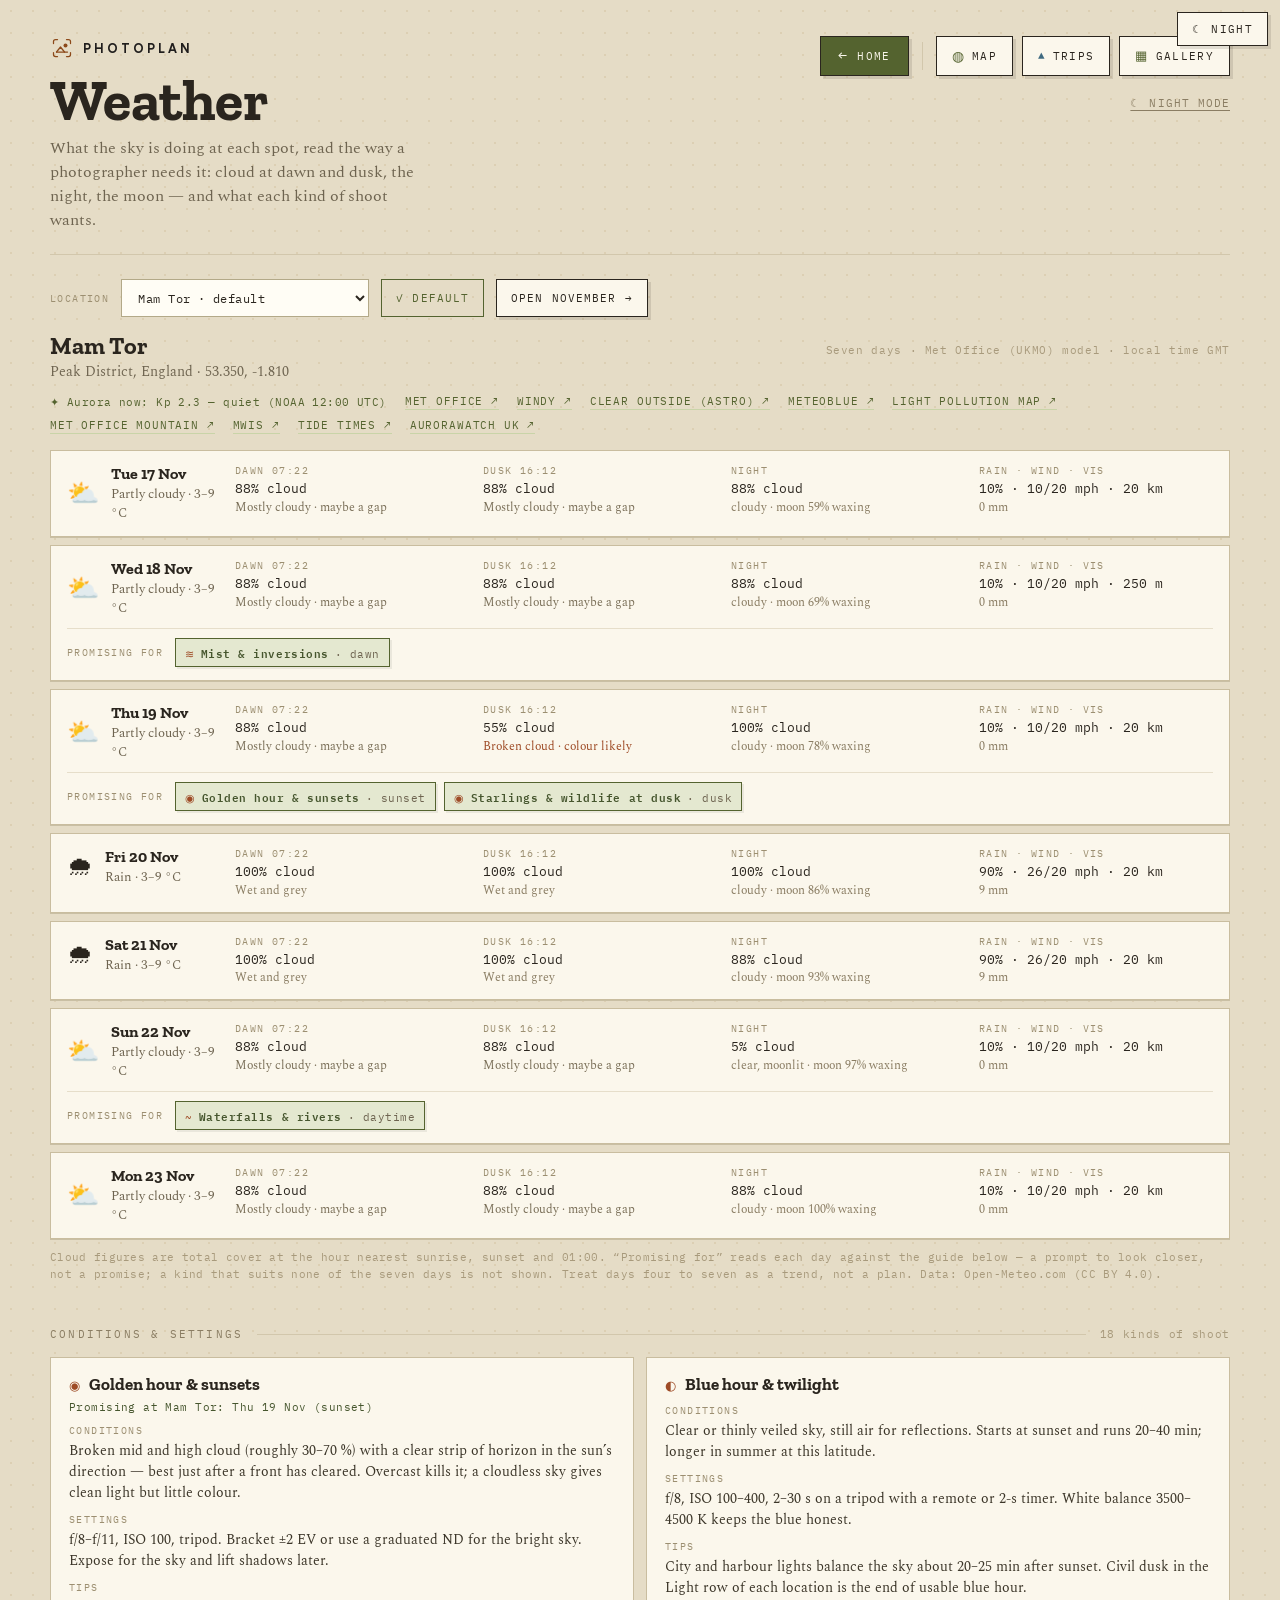
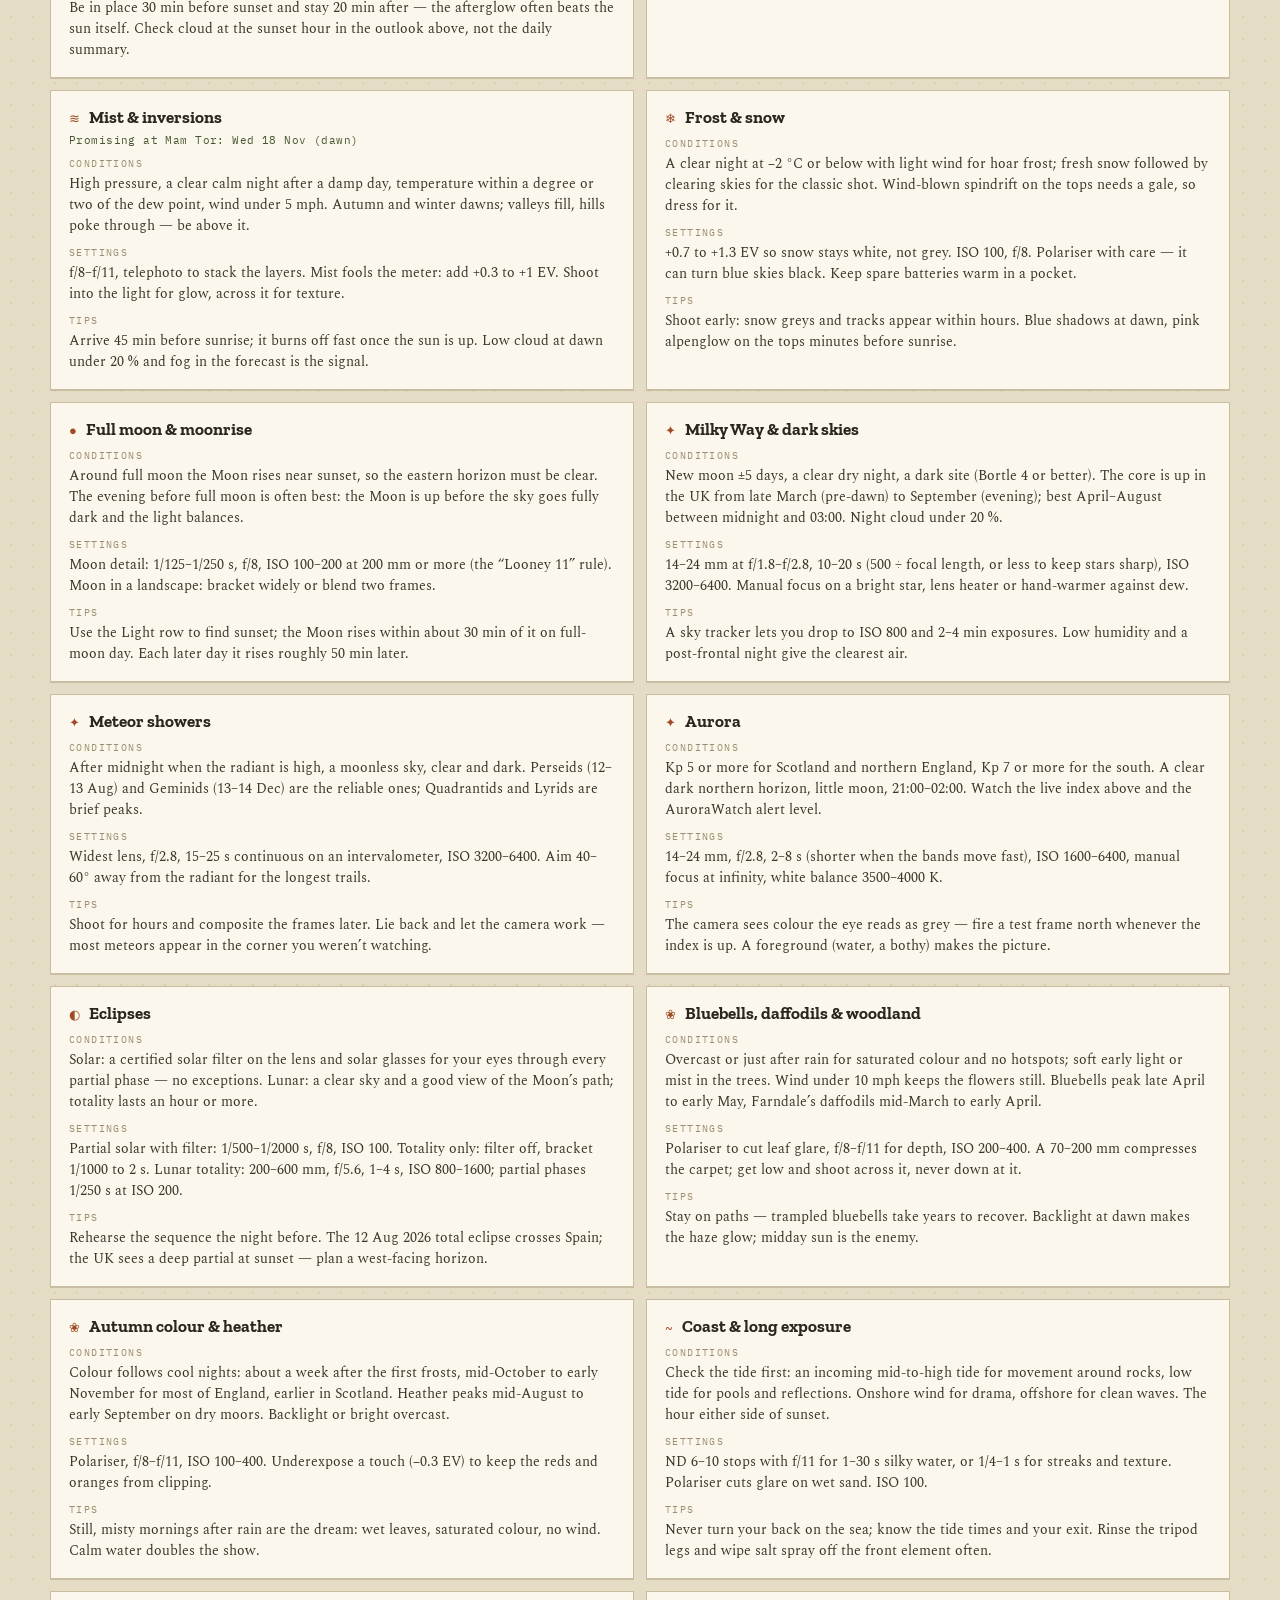
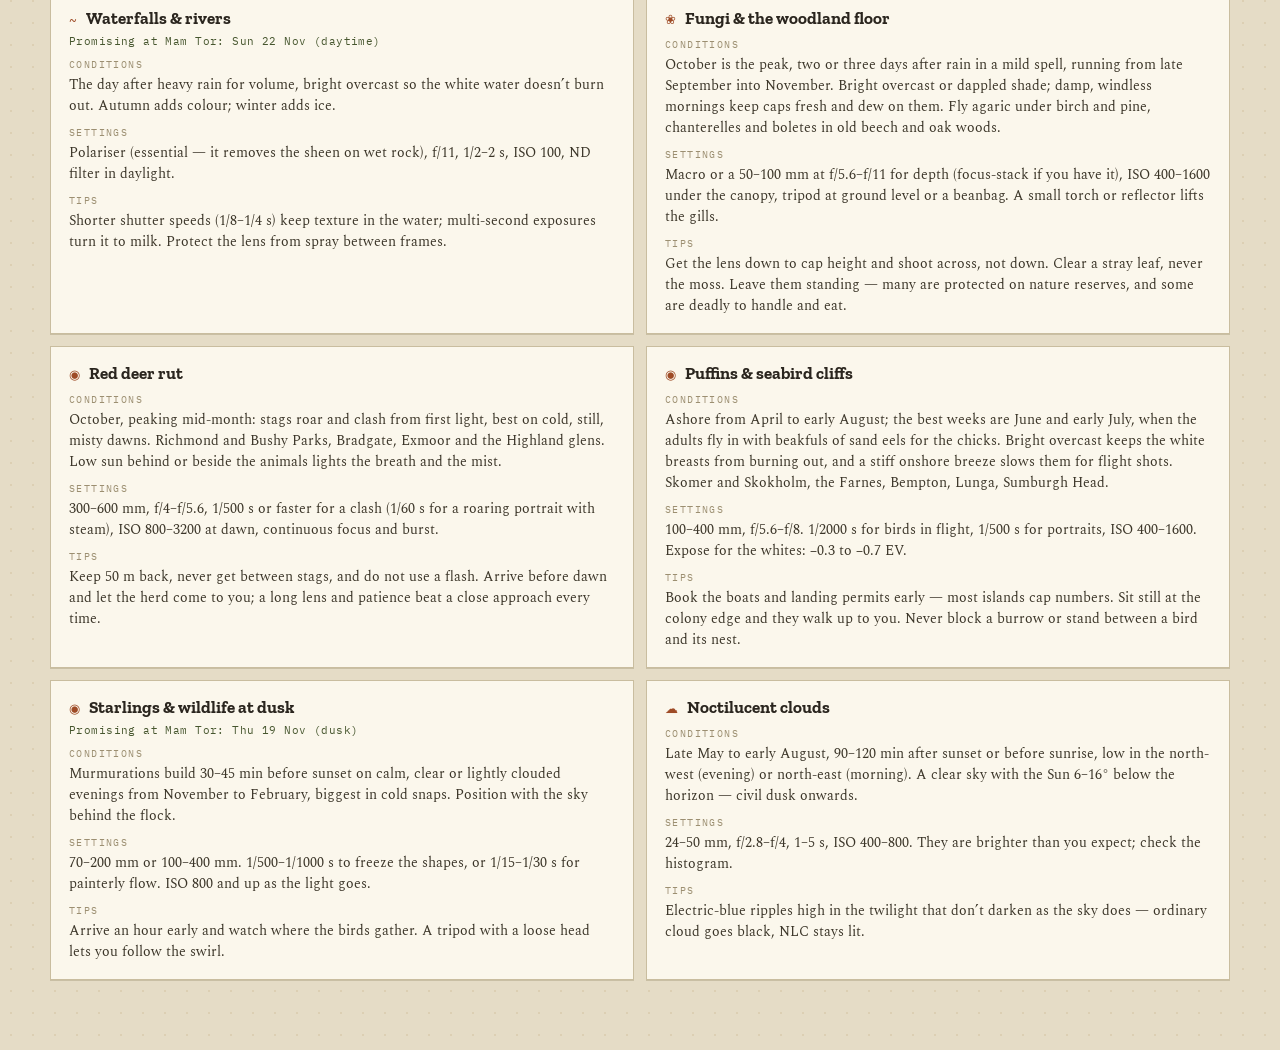
<file: design/pages/weather.html>
<!DOCTYPE html>
<html lang="en">
<head>
<meta charset="utf-8">
<meta name="viewport" content="width=device-width, initial-scale=1">
<meta name="robots" content="noindex">
<title>Photoplan snapshot — Weather</title>
<link rel="preconnect" href="https://fonts.googleapis.com">
<link rel="preconnect" href="https://fonts.gstatic.com" crossorigin>
<link href="https://fonts.googleapis.com/css2?family=Zilla+Slab:wght@600;700&family=Spectral:wght@400&family=IBM+Plex+Mono:wght@400;500;600&display=swap" rel="stylesheet">
<style>

    /* tokens:start */
    /* Photoplan theme. Every colour in the app is one of these custom properties.
       The day values are the original design; [data-theme="night"] on <html>
       swaps them (the night switch; remembered per device in calendar:theme).
       The printable sheets always use the day values. This block is the source
       of truth: change a colour here (its day value and its night partner) and
       the whole site follows. `node design/build-reference.js` copies it to
       design/tokens.css and rebuilds the design reference. */
    :root, .print-sheet {
      /* Surfaces — page, cards, fields (day: cream paper; night: warm near-black) */
      --page: #E5DCC6; /* the page behind everything */
      --page-dot: #DCCFB3; /* dot pattern on the page */
      --paper: #FBF7EC; /* cards, buttons, dialogs — and text set on ink or green */
      --paper-bright: #FCFAF1; /* matted hero frame, map paper, round tile controls */
      --field: #FFFDF5; /* inputs and selects; glyphs on gold */
      --field-hover: #FFFFFF; /* tick button hover */
      --paper-shade: #F4EEDE; /* grid header strip, row hover */
      --paper-dim: #F1EBDB; /* dashed empty-state panels */
      --hover: #F1EAD6; /* list row hover, active search hit */
      --sunken: #EFE7D2; /* chips, tags, image slots, year boxes */
      --stripe: #E6DCC2; /* empty tile stripes */
      /* Lines — hairlines to firm borders */
      --line-faint: #EDE5D1; /* faint separators inside lists */
      --grid-line: #ECE3CD; /* calendar grid column lines */
      --line-soft: #E6DECA; /* row separators in cards */
      --rule-week: #E2D9C2; /* week rows in the grid */
      --rule-tile: #E0D6BE; /* tile photo/base divider */
      --line-chip: #DDD2B8; /* chip and tag borders */
      --line: #D2C7AC; /* the standard hairline and section rule */
      --line-strong: #C9BD9F; /* input and card borders */
      --lip: #C9BFA4; /* the 1px lip under cards */
      --line-dash: #C2B695; /* dashed outlines */
      --line-dark: #B3A988; /* firm secondary borders */
      --star-off: #C8BC9C; /* unstarred star glyph */
      /* Ink — text from strongest to faintest */
      --ink: #2A251E; /* headings, body, firm borders — and dark fills */
      --brand-ink: #201E1D; /* the PHOTOPLAN wordmark */
      --ink-body: #3B3528; /* running text in cards */
      --ink-2: #5A513B; /* secondary text, chip text */
      --ink-3: #6E6450; /* intro copy, quiet text */
      --ink-4: #7A6F58; /* tertiary */
      --muted: #8A7D63; /* small caps labels, meta */
      --label: #9C8F71; /* row labels */
      --faint: #A89A7C; /* counts, footnotes */
      --ghost: #B7AD90; /* placeholders, hints */
      /* Green — the primary accent (UK, actions, done) */
      --green: #54632F; /* primary buttons, links, UK, ticks */
      --green-deep: #46562E; /* text on green wash */
      --green-2: #5A6B2F; /* nature accent, mark-complete */
      --green-wash: #E4E8D0; /* green tint behind chips and flags */
      --green-line: #C9D4A8; /* link underlines */
      /* Terracotta & danger (International, warnings, delete) */
      --terra: #9E4B26; /* International, glyph accents */
      --terra-wash: #F1DECF; /* International tint */
      --danger: #9C3B22; /* delete, restore, errors */
      --danger-line: #D9B3A6; /* danger outlines */
      --alert-bg: #F3E3D6; /* the sync banner */
      --alert-ink: #7A3A22; /* the sync banner text */
      /* Gold & amber (stars, photo ops, meteors) */
      --gold: #C9971C; /* print star, photos-taken bars */
      --gold-deep: #8A6D1C; /* star outline */
      --amber: #C7902F; /* photo-op accent */
      --amber-ink: #8A5A1B; /* meteor text */
      --amber-wash: #F1E4C6; /* meteor tint */
      /* Slate (trips, moon) */
      --slate: #3F6A80; /* trip accent */
      --slate-ink: #2E4A5C; /* trip text */
      --slate-wash: #DCE3E8; /* trip tint */
      --slate-line: #B9C7D1; /* trip pill border */
      --slate-muted: #6E8494; /* trip pill dates */
      --moon-ink: #3A4259; /* full-moon text */
      --moon-wash: #E6E3D4; /* moon chips */
      --newmoon-ink: #3B3526; /* new-moon text */
      /* Event tints (eclipse, nature, season, holidays) */
      --eclipse-wash: #EFD9CB; /* eclipse chips */
      --nature-wash: #DEE3C5; /* nature bars */
      --season-wash: #E5E2D2; /* season bars */
      --season-accent: #9A8C6E; /* season and holiday accent */
      --holiday-wash: #EAE4D3; /* bank holidays, named days */
      /* Custom event palettes (wash, text, accent) */
      --plum-wash: #E6DCE4;
      --plum-ink: #5C3A56;
      --plum: #7C4E74;
      --teal-wash: #D8E4E0;
      --teal-ink: #2F5A52;
      --teal: #3E7A6E;
      --denim-wash: #DAE0EA;
      --denim-ink: #33465E;
      --denim: #46618A;
      --clay-wash: #EADFD0;
      --clay-ink: #6E4A2A;
      --clay: #8A5E36;
      --moss-wash: #E0E4CE;
      --moss-ink: #4A5526;
      --moss: #6B7A35;
      --stone-wash: #E0E0DE;
      --stone-ink: #44484E;
      --stone: #5C636B;
      /* Map page */
      --map-sea: #EAE0C8; /* sea and map backdrop */
      --map-sea-dot: #D6C8A5; /* loading dots */
      --map-land: #E1D5B7; /* countries, progress track */
      --map-land-line: #C5B78F; /* coastlines */
      --map-graticule: #D6CAAC; /* graticule */
      --map-frame: #D8CDB0; /* map frame */
      --map-chip-line: #D5CBB0; /* month chip border */
      --map-track-line: #CBBF9F; /* progress bar border */
      --map-hint: #B0A487; /* card hint */
      /* Shadows, scrims, focus rings, glass */
      --shadow-07: rgba(42,37,30,0.07);
      --shadow-08: rgba(42,37,30,0.08);
      --shadow-10: rgba(42,37,30,0.10);
      --shadow-12: rgba(42,37,30,0.12);
      --shadow-14: rgba(42,37,30,0.14);
      --shadow-16: rgba(42,37,30,0.16);
      --shadow-18: rgba(42,37,30,0.18);
      --shadow-20: rgba(42,37,30,0.20);
      --shadow-28: rgba(42,37,30,0.28);
      --scrim: rgba(42,37,30,0.34);
      --focus-ring: rgba(84,99,47,0.22);
      --focus-ring-strong: rgba(84,99,47,0.35);
      --focus-ring-photo: rgba(84,99,47,0.6);
      --drop-tint: rgba(84,99,47,0.08);
      --paper-a92: rgba(251,247,236,0.92);
      --paper-a86: rgba(251,247,236,0.86);
      /* On photographs and in the lightbox — the same day and night */
      --photo-veil-55: rgba(42,37,30,0.55);
      --photo-veil-60: rgba(42,37,30,0.6);
      --photo-veil-78: rgba(42,37,30,0.78);
      --photo-veil-80: rgba(42,37,30,0.8);
      --photo-veil-80b: rgba(42,37,30,0.80);
      --photo-glass-14: rgba(251,247,236,0.14);
      --photo-glass-50: rgba(251,247,236,0.5);
      --lb-scrim: rgba(20,18,14,0.88);
      --lb-glass-12: rgba(251,247,236,0.12);
      --lb-glass-22: rgba(251,247,236,0.22);
      --lb-glass-40: rgba(251,247,236,0.4);
      --on-photo: #FBF7EC; /* text and glyphs set on a photograph or the lightbox */
      --on-photo-active: #54632F; /* the focus-point button while active */
      color-scheme: light;
    }
    :root[data-theme="night"] {
      /* Surfaces */
      --page: #14120F;
      --page-dot: #1D1A15;
      --paper: #201D18;
      --paper-bright: #25221C;
      --field: #181612;
      --field-hover: #2E2A22;
      --paper-shade: #27231C;
      --paper-dim: #1B1915;
      --hover: #2C2820;
      --sunken: #2E2A22;
      --stripe: #272319;
      /* Lines */
      --line-faint: #2A261F;
      --grid-line: #2A261F;
      --line-soft: #322D25;
      --rule-week: #302B23;
      --rule-tile: #332E25;
      --line-chip: #3B362C;
      --line: #3F392E;
      --line-strong: #4B4538;
      --lip: #0D0C0A;
      --line-dash: #504939;
      --line-dark: #5F5747;
      --star-off: #5A5343;
      /* Ink */
      --ink: #EFE8D8;
      --brand-ink: #F3EDE0;
      --ink-body: #DDD5C3;
      --ink-2: #C4BBA6;
      --ink-3: #B0A68F;
      --ink-4: #A2987F;
      --muted: #968C74;
      --label: #8A8069;
      --faint: #7B725D;
      --ghost: #645C4B;
      /* Green */
      --green: #A8BD74;
      --green-deep: #BCCB91;
      --green-2: #A0B56B;
      --green-wash: #2A3120;
      --green-line: #4C5A34;
      /* Terracotta & danger */
      --terra: #E08A5F;
      --terra-wash: #3A261C;
      --danger: #E5795C;
      --danger-line: #6E3A2C;
      --alert-bg: #33211A;
      --alert-ink: #EBA58E;
      /* Gold & amber */
      --gold: #C9971C;
      --gold-deep: #8A6D1C;
      --amber: #D9A441;
      --amber-ink: #E3B565;
      --amber-wash: #3A2E18;
      /* Slate */
      --slate: #7FB0C9;
      --slate-ink: #A9CBDD;
      --slate-wash: #1F2B33;
      --slate-line: #3A4D5A;
      --slate-muted: #7E97A8;
      --moon-ink: #AEB8D4;
      --moon-wash: #2B2A24;
      --newmoon-ink: #DDD5C3;
      /* Event tints */
      --eclipse-wash: #3A2618;
      --nature-wash: #2B3222;
      --season-wash: #2C2A22;
      --season-accent: #A39676;
      --holiday-wash: #2D2A21;
      /* Custom event palettes */
      --plum-wash: #31272F;
      --plum-ink: #C6A5BF;
      --plum: #BB93B3;
      --teal-wash: #222D2A;
      --teal-ink: #90B4AC;
      --teal: #76A59A;
      --denim-wash: #262B34;
      --denim-ink: #A3B4CB;
      --denim: #8BA3C7;
      --clay-wash: #33291A;
      --clay-ink: #C3A287;
      --clay: #BA9474;
      --moss-wash: #2A2D17;
      --moss-ink: #A7B28A;
      --moss: #919E68;
      --stone-wash: #2B2B29;
      --stone-ink: #ADB1B7;
      --stone: #9BA1A8;
      /* Map page */
      --map-sea: #161513;
      --map-sea-dot: #22201B;
      --map-land: #2B2720;
      --map-land-line: #4A4436;
      --map-graticule: #2A2721;
      --map-frame: #3A352B;
      --map-chip-line: #3F392E;
      --map-track-line: #4B4538;
      --map-hint: #6C6452;
      /* Shadows, scrims, focus rings, glass */
      --shadow-07: rgba(0,0,0,0.30);
      --shadow-08: rgba(0,0,0,0.32);
      --shadow-10: rgba(0,0,0,0.36);
      --shadow-12: rgba(0,0,0,0.40);
      --shadow-14: rgba(0,0,0,0.44);
      --shadow-16: rgba(0,0,0,0.48);
      --shadow-18: rgba(0,0,0,0.52);
      --shadow-20: rgba(0,0,0,0.55);
      --shadow-28: rgba(0,0,0,0.60);
      --scrim: rgba(0,0,0,0.62);
      --focus-ring: rgba(168,189,116,0.30);
      --focus-ring-strong: rgba(168,189,116,0.42);
      --focus-ring-photo: rgba(84,99,47,0.6);
      --drop-tint: rgba(168,189,116,0.10);
      --paper-a92: rgba(32,29,24,0.92);
      --paper-a86: rgba(32,29,24,0.86);
      color-scheme: dark;
    }
    :root[data-theme="night"] .print-sheet { color-scheme: light; }
    /* tokens:end */
    /* Night mode extras: the mini map's tiles are dimmed and its controls
       follow the theme; the logo mark swaps to its on-dark version (LogoMark). */
    :root[data-theme="night"] .leaflet-tile-pane { filter: invert(1) hue-rotate(180deg) brightness(.85) contrast(.88) saturate(.55); }
    :root[data-theme="night"] .leaflet-container { background: var(--sunken); }
    :root[data-theme="night"] .leaflet-bar a { background: var(--paper); color: var(--ink); border-bottom-color: var(--line); }
    :root[data-theme="night"] .leaflet-bar a:hover { background: var(--hover); }
    :root[data-theme="night"] .leaflet-control-attribution { background: var(--paper-a86); color: var(--muted); }
    :root[data-theme="night"] .leaflet-control-attribution a { color: var(--green); }
    :root[data-theme="night"] .leaflet-tooltip { background: var(--paper); color: var(--ink); border-color: var(--line-strong); }
    .logo-night { display: none !important; }
    :root[data-theme="night"] .logo-day { display: none !important; }
    :root[data-theme="night"] .logo-night { display: block !important; }
    :root[data-theme="night"] .print-sheet .logo-day { display: block !important; }
    :root[data-theme="night"] .print-sheet .logo-night { display: none !important; }
    /* Brand fonts from the logo pack, self-hosted. Figtree is the wordmark
       face (per the lockup SVGs); Caprasimo is included for future use. */
    @font-face { font-family: 'Figtree'; src: url('[data-uri]') format('woff2'); font-weight: 300 900; font-display: swap; }
    *, *::before, *::after { box-sizing: border-box; }
    html, body { margin: 0; padding: 0; }
    body { background: var(--page); }
    ::selection { background: var(--green); color: var(--paper); }
    [contenteditable] { outline: none; }
    [contenteditable]:focus { box-shadow: 0 0 0 2px var(--focus-ring-strong); background: var(--field); border-radius: 3px; }
    /* Keyboard focus ring for everything clickable (role=button divs included). */
    button:focus-visible, a:focus-visible, select:focus-visible, [role=button]:focus-visible { outline: 2px solid var(--green); outline-offset: 2px; }
    .map-link:hover { color: var(--ink) !important; border-color: var(--ink) !important; }
    .btn-hover:hover { transform: translate(-1px,-1px); box-shadow: 4px 4px 0 var(--shadow-16) !important; }
    .btn-hover:active { transform: translate(2px,2px); box-shadow: 1px 1px 0 var(--shadow-12) !important; }
    .tile:hover { transform: translateY(-3px); box-shadow: 0 6px 16px var(--shadow-12) !important; }
    .ev-chip:hover { box-shadow: 0 2px 6px var(--shadow-28); filter: brightness(1.03); }
    .loc-row:hover { background: var(--paper-shade) !important; }
    .month-link:hover { opacity: 0.65; }
    .year-link:hover { color: var(--green) !important; }
    .year-pick:hover select, .year-pick select:focus-visible { color: var(--green) !important; border-bottom-color: var(--green) !important; }
    .del-btn:hover { background: var(--danger) !important; color: var(--paper) !important; border-color: var(--danger) !important; }
    .add-ev-btn:hover { transform: translate(-1px,-1px); box-shadow: 3px 3px 0 var(--shadow-16) !important; }
    .add-ev-btn:active { transform: translate(1px,1px); box-shadow: 1px 1px 0 var(--shadow-12) !important; }
    .save-btn:hover { transform: translate(-1px,-1px); box-shadow: 4px 4px 0 var(--shadow-18) !important; }
    .save-btn:active { transform: translate(2px,2px); box-shadow: 1px 1px 0 var(--shadow-12) !important; }
    .close-btn:hover { background: var(--sunken) !important; color: var(--ink) !important; }
    .tick-btn:hover { border-color: var(--green) !important; background: var(--field-hover) !important; }
    .region-uk:hover { background: var(--green) !important; color: var(--paper) !important; }
    .region-int:hover { background: var(--terra) !important; color: var(--paper) !important; }
    .done-toggle:hover { background: var(--green-wash) !important; border-color: var(--green) !important; }
    .image-slot { position: relative; display: flex; align-items: center; justify-content: center; background: var(--sunken); overflow: hidden; cursor: default; }
    .image-slot.drag-over { background: var(--green-wash); outline: 2px dashed var(--green); }
    .image-slot img { position: absolute; inset: 0; width: 100%; height: 100%; object-fit: cover; }
    .image-slot .placeholder-text { font-family: 'IBM Plex Mono', monospace; font-size: 11px; color: var(--faint); letter-spacing: .06em; text-align: center; padding: 12px; pointer-events: none; z-index: 1; }
    .image-slot .drop-hint { display: none; }
    .image-slot:hover .drop-hint { display: block; }
    input[type=number]::-webkit-inner-spin-button { -webkit-appearance: auto; }
    input:focus { border-color: var(--green) !important; box-shadow: 0 0 0 2px var(--focus-ring) !important; }
    .kind-btn:hover { filter: brightness(0.97); }
    .loc-pick:hover { border-color: var(--green) !important; }
    .hero-caption { position: absolute; left: 0; bottom: 0; z-index: 5; max-width: 88%; background: #000; color: #fff; font-family: 'IBM Plex Mono', monospace; font-size: 13px; line-height: 1.4; padding: 6px 11px; letter-spacing: .02em; }
    .hero-caption:empty::before { content: attr(data-ph); color: #B7B0A2; }
    .hero-caption:focus { outline: none; background: #000 !important; color: #fff !important; border-radius: 0 !important; box-shadow: 0 0 0 2px var(--focus-ring-photo); }
    .slide-fade { animation: heroFade .9s ease; }
    @keyframes heroFade { from { opacity: 0; } to { opacity: 1; } }
    .year-input:empty::before { content: 'YY'; color: var(--ghost); }
    .coord-input:empty::before { content: 'paste latitude, longitude'; color: var(--ghost); }
    .kit-view:hover span { border-color: var(--green); }
    .tag-input:empty::before { content: 'Label'; color: var(--ghost); }
    .ig-link:hover { color: var(--terra) !important; }
    input[type=search]::-webkit-search-decoration, input[type=search]::-webkit-search-cancel-button { -webkit-appearance: none; }
    .quiet-link:hover { color: var(--green) !important; }
    .backup-row:hover { background: var(--paper-shade) !important; }
    .check-x { opacity: 0; transition: opacity .15s; }
    .check-row:hover .check-x, .check-x:focus-visible { opacity: 1; }
    @media (hover: none) { .check-x { opacity: .7; } }
    .trip-card:hover { border-color: var(--line-dark) !important; }
    input[type=date].pp-date { appearance: none; -webkit-appearance: none; }
    .area-input:empty::before { content: 'Area'; color: var(--ghost); }
    .country-input:empty::before { content: 'Country'; color: var(--ghost); }
    .lb-btn:hover { background: var(--lb-glass-22) !important; }
    .gal-tab:hover { color: var(--ink) !important; }
    .pause-btn:hover { background: var(--photo-veil-78) !important; }
    .pause-btn:active { transform: scale(0.94); }
    /* The owner's optional handle in the corner of the large photos (data[0].photoCredit). */
    .photo-credit { position: absolute; z-index: 5; font-family: 'IBM Plex Mono', monospace; font-size: 11px; letter-spacing: .06em; line-height: 1; color: var(--on-photo); opacity: .9; text-shadow: 0 1px 2px rgba(0,0,0,0.7), 0 0 6px rgba(0,0,0,0.35); pointer-events: none; user-select: none; white-space: nowrap; }
    .map-chip:hover { transform: translate(-1px,-1px); box-shadow: 3px 3px 0 var(--shadow-14) !important; }
    .map-monthchip:hover { border-color: var(--ink) !important; }
    .map-iconbtn:hover { transform: translate(-1px,-1px); box-shadow: 3px 3px 0 var(--shadow-18) !important; }
    .map-iconbtn:active { transform: translate(1px,1px); box-shadow: 1px 1px 0 var(--shadow-12) !important; }
    .map-shootrow:hover { background: var(--hover) !important; }
    .map-close:hover { color: var(--ink) !important; background: var(--sunken) !important; border-color: var(--line) !important; }
    .map-visitbtn:hover { transform: translate(-1px,-1px); box-shadow: 3px 3px 0 var(--shadow-16) !important; }
    @keyframes mapPulse { 0%,100% { opacity: .45; } 50% { opacity: .9; } }
    /* ── Print view ── A4-landscape sheets (281×193mm inside 8mm margins). On
       screen they preview as bordered pages kept in proportion by aspect-ratio;
       when printing, the app chrome hides, each sheet is forced to exactly one
       page, and colours print as shown. A sheet is a flex column so a grid page
       can fill its height. */
    .print-sheet { position: relative; display: flex; flex-direction: column; width: 281mm; max-width: 100%; aspect-ratio: 281 / 193; margin: 0 auto 8px; background: #fff; border: 1px solid var(--line); box-shadow: 0 2px 12px var(--shadow-10); overflow: hidden; break-after: page; page-break-after: always; break-inside: avoid; }
    .print-sheet.pad { padding: 7mm 7mm 6mm; }
    .print-sheet:last-child { break-after: auto; page-break-after: auto; }
    .print-label { width: 281mm; max-width: 100%; margin: 18px auto 6px; font-family: 'IBM Plex Mono', monospace; font-size: 10px; letter-spacing: .16em; text-transform: uppercase; color: var(--faint); }
    @page { size: A4 landscape; margin: 8mm; }
    @media print {
      body { background: #fff; }
      .no-print { display: none !important; }
      .app-shell { background: #fff !important; background-image: none !important; padding: 0 !important; }
      .print-sheet { width: 281mm !important; height: 193mm !important; max-width: none !important; aspect-ratio: auto !important; border: none !important; box-shadow: none !important; margin: 0 !important; }
      .print-sheet, .print-sheet * { -webkit-print-color-adjust: exact; print-color-adjust: exact; }
    }

</style>
</head>
<body>
<!-- Generated 2026-11-17 from index.html by design/build-reference.js — sample data only. Static snapshot of the rendered page: real markup and inline styles, no scripts. -->
<button id="ref-theme" onclick="var r=document.documentElement;if(r.getAttribute('data-theme')==='night'){r.removeAttribute('data-theme');this.textContent='☾ Night'}else{r.setAttribute('data-theme','night');this.textContent='☀ Day'}" style="position:fixed;top:12px;right:12px;z-index:999;height:34px;padding:0 14px;background:var(--paper);color:var(--ink);border:1px solid var(--ink);font-family:'IBM Plex Mono',monospace;font-size:11px;letter-spacing:.12em;text-transform:uppercase;cursor:pointer;box-shadow:3px 3px 0 var(--shadow-12)">☾ Night</button>
<div class="app-shell" style="min-height: 100vh; background-image: radial-gradient(var(--page-dot) 0.8px, transparent 0.8px); background-position-x: ; background-position-y: ; background-size: 22px 22px; background-repeat: ; background-attachment: ; background-origin: ; background-clip: ; background-color: ; color: var(--ink); font-family: Spectral, Georgia, serif; padding: 36px 26px 70px;"><div style="max-width: 1180px; margin: 0px auto;"><div><div style="display: flex; justify-content: space-between; align-items: flex-start; gap: 24px; flex-wrap: wrap;"><div><div role="button" tabindex="0" title="Back to the home page" style="display: inline-flex; align-items: center; gap: 9px; cursor: pointer;"><img class="logo-day" src="data:image/svg+xml,%3Csvg%20xmlns%3D%22http%3A%2F%2Fwww.w3.org%2F2000%2Fsvg%22%20viewBox%3D%220%200%2096%2096%22%20fill%3D%22none%22%3E%3Cpath%20d%3D%22M14%2030%20V22%20Q14%2014%2022%2014%20H30%22%20stroke%3D%22%238c491a%22%20stroke-width%3D%225%22%20stroke-linecap%3D%22round%22%20fill%3D%22none%22%3E%3C%2Fpath%3E%3Cpath%20d%3D%22M66%2014%20H74%20Q82%2014%2082%2022%20V30%22%20stroke%3D%22%238c491a%22%20stroke-width%3D%225%22%20stroke-linecap%3D%22round%22%20fill%3D%22none%22%3E%3C%2Fpath%3E%3Cpath%20d%3D%22M82%2066%20V74%20Q82%2082%2074%2082%20H66%22%20stroke%3D%22%238c491a%22%20stroke-width%3D%225%22%20stroke-linecap%3D%22round%22%20fill%3D%22none%22%3E%3C%2Fpath%3E%3Cpath%20d%3D%22M30%2082%20H22%20Q14%2082%2014%2074%20V66%22%20stroke%3D%22%238c491a%22%20stroke-width%3D%225%22%20stroke-linecap%3D%22round%22%20fill%3D%22none%22%3E%3C%2Fpath%3E%3Ccircle%20cx%3D%2262%22%20cy%3D%2238%22%20r%3D%228%22%20fill%3D%22%238c491a%22%3E%3C%2Fcircle%3E%3Cpath%20d%3D%22M26%2064%20L42%2044%20L58%2064%22%20stroke%3D%22%238c491a%22%20stroke-width%3D%225%22%20stroke-linecap%3D%22round%22%20stroke-linejoin%3D%22round%22%20fill%3D%22none%22%3E%3C%2Fpath%3E%3Cline%20x1%3D%2226%22%20y1%3D%2264%22%20x2%3D%2270%22%20y2%3D%2264%22%20stroke%3D%22%238c491a%22%20stroke-width%3D%225%22%20stroke-linecap%3D%22round%22%3E%3C%2Fline%3E%3C%2Fsvg%3E" alt="" style="height: 24px; width: auto; display: block;"><img class="logo-night" src="data:image/svg+xml,%3Csvg%20xmlns%3D%22http%3A%2F%2Fwww.w3.org%2F2000%2Fsvg%22%20viewBox%3D%220%200%2096%2096%22%20fill%3D%22none%22%3E%3Cpath%20d%3D%22M14%2030%20V22%20Q14%2014%2022%2014%20H30%22%20stroke%3D%22%23f6a06b%22%20stroke-width%3D%225%22%20stroke-linecap%3D%22round%22%20fill%3D%22none%22%3E%3C%2Fpath%3E%3Cpath%20d%3D%22M66%2014%20H74%20Q82%2014%2082%2022%20V30%22%20stroke%3D%22%23f6a06b%22%20stroke-width%3D%225%22%20stroke-linecap%3D%22round%22%20fill%3D%22none%22%3E%3C%2Fpath%3E%3Cpath%20d%3D%22M82%2066%20V74%20Q82%2082%2074%2082%20H66%22%20stroke%3D%22%23f6a06b%22%20stroke-width%3D%225%22%20stroke-linecap%3D%22round%22%20fill%3D%22none%22%3E%3C%2Fpath%3E%3Cpath%20d%3D%22M30%2082%20H22%20Q14%2082%2014%2074%20V66%22%20stroke%3D%22%23f6a06b%22%20stroke-width%3D%225%22%20stroke-linecap%3D%22round%22%20fill%3D%22none%22%3E%3C%2Fpath%3E%3Ccircle%20cx%3D%2262%22%20cy%3D%2238%22%20r%3D%228%22%20fill%3D%22%23f6a06b%22%3E%3C%2Fcircle%3E%3Cpath%20d%3D%22M26%2064%20L42%2044%20L58%2064%22%20stroke%3D%22%23f6a06b%22%20stroke-width%3D%225%22%20stroke-linecap%3D%22round%22%20stroke-linejoin%3D%22round%22%20fill%3D%22none%22%3E%3C%2Fpath%3E%3Cline%20x1%3D%2226%22%20y1%3D%2264%22%20x2%3D%2270%22%20y2%3D%2264%22%20stroke%3D%22%23f6a06b%22%20stroke-width%3D%225%22%20stroke-linecap%3D%22round%22%3E%3C%2Fline%3E%3C%2Fsvg%3E" alt="" style="height: 24px; width: auto; display: block;"><div style="font-family: Figtree, system-ui, sans-serif; font-weight: 700; font-size: 12.5px; letter-spacing: 0.24em; text-transform: uppercase; color: var(--brand-ink);">Photoplan</div></div><h1 style="margin: 6px 0px 0px; font-family: &quot;Zilla Slab&quot;, serif; font-weight: 700; font-size: clamp(40px, 6vw, 58px); line-height: 0.95; color: var(--ink); letter-spacing: -0.01em;">Weather</h1><div style="margin-top: 8px; font-size: 16px; color: var(--ink-3); max-width: 46ch; line-height: 1.5;">What the sky is doing at each spot, read the way a photographer needs it: cloud at dawn and dusk, the night, the moon — and what each kind of shoot wants.</div></div><div style="display: flex; flex-direction: column; align-items: flex-end; gap: 14px;"><div style="display: flex; gap: 9px; align-items: center;"><button class="btn-hover" style="height: 40px; border: 1px solid var(--ink); cursor: pointer; font-family: &quot;IBM Plex Mono&quot;, monospace; font-size: 11px; letter-spacing: 0.12em; text-transform: uppercase; box-shadow: 3px 3px 0 var(--shadow-12); background: var(--green); color: var(--paper); display: inline-flex; align-items: center; gap: 9px; padding: 0px 17px;"><span style="font-size: 15px; line-height: 1; margin-top: -1px;">←</span> Home</button><span style="width: 1px; height: 28px; background: var(--line); margin: 0px 4px;"></span><button class="btn-hover" style="height: 40px; border: 1px solid var(--ink); cursor: pointer; font-family: &quot;IBM Plex Mono&quot;, monospace; font-size: 11px; letter-spacing: 0.12em; text-transform: uppercase; box-shadow: 3px 3px 0 var(--shadow-12); background: var(--paper); color: var(--ink); display: inline-flex; align-items: center; gap: 7px; padding: 0px 15px;"><span style="font-size: 14px; line-height: 1; margin-top: -1px; color: var(--green);">◍</span> Map</button><button class="btn-hover" title="Planned trips — dates, locations, shot lists and packing lists" style="height: 40px; border: 1px solid var(--ink); cursor: pointer; font-family: &quot;IBM Plex Mono&quot;, monospace; font-size: 11px; letter-spacing: 0.12em; text-transform: uppercase; box-shadow: 3px 3px 0 var(--shadow-12); background: var(--paper); color: var(--ink); display: inline-flex; align-items: center; gap: 7px; padding: 0px 15px;"><span style="font-size: 11px; line-height: 1; margin-top: -1px; color: var(--slate);">▲</span> Trips</button><button class="btn-hover" title="Every photo, grouped by place, area, month, tag… and the year in review" style="height: 40px; border: 1px solid var(--ink); cursor: pointer; font-family: &quot;IBM Plex Mono&quot;, monospace; font-size: 11px; letter-spacing: 0.12em; text-transform: uppercase; box-shadow: 3px 3px 0 var(--shadow-12); background: var(--paper); color: var(--ink); display: inline-flex; align-items: center; gap: 7px; padding: 0px 15px;"><span style="font-size: 13px; line-height: 1; margin-top: -1px; color: var(--green);">▦</span> Gallery</button></div><span><button class="quiet-link" aria-pressed="false" title="Dark colours for the field at night — easier on the eyes and on night vision" style="background: none; border-width: medium; border-style: none; border-color: currentcolor; border-image: none; padding: 0px; cursor: pointer; font-family: &quot;IBM Plex Mono&quot;, monospace; font-size: 10.5px; letter-spacing: 0.1em; text-transform: uppercase; color: var(--muted); text-decoration: underline; text-underline-offset: 3px; white-space: nowrap;">☾ Night mode</button></span></div></div><div style="height: 1px; background: var(--line); margin: 22px 0px 24px;"></div><div><div style="display: flex; align-items: center; gap: 10px 12px; flex-wrap: wrap;"><div style="font-family: &quot;IBM Plex Mono&quot;, monospace; font-size: 10px; letter-spacing: 0.14em; text-transform: uppercase; color: var(--label);">Location</div><select aria-label="Location for the forecast" style="height: 38px; padding: 0px 12px; background: var(--field); border: 1px solid var(--line-dark); color: var(--ink); font-family: &quot;IBM Plex Mono&quot;, monospace; font-size: 12px; letter-spacing: 0.04em; cursor: pointer; border-radius: 0px; max-width: 100%;"><optgroup label="January"><option value="lake-district">Lake District</option><option value="leith-hill">Leith Hill</option><option value="puzzlewood">Puzzlewood</option><option value="lofoten">Lofoten Islands</option></optgroup><optgroup label="February"><option value="glencoe">Glencoe</option><option value="porthcawl">Porthcawl</option><option value="dolomites">Dolomites</option></optgroup><optgroup label="March"><option value="farndale">Farndale</option><option value="galloway">Galloway Dark Sky Park</option><option value="jokulsarlon">Jökulsárlón</option></optgroup><optgroup label="April"><option value="micheldever">Micheldever Wood</option><option value="brecon-falls">Waterfall Country</option><option value="keukenhof">Dutch Tulip Fields</option></optgroup><optgroup label="May"><option value="skye">Isle of Skye</option><option value="durdle-door">Durdle Door</option><option value="plitvice">Plitvice Lakes</option></optgroup><optgroup label="June"><option value="farne">Farne Islands</option><option value="glenfinnan">Glenfinnan Viaduct</option><option value="faroe">Faroe Islands</option></optgroup><optgroup label="July"><option value="valensole">Valensole Plateau</option><option value="kynance">Kynance Cove</option><option value="malham">Malham Cove</option></optgroup><optgroup label="August"><option value="n-spain">Northern Spain</option><option value="stanage">Stanage Edge</option><option value="harris">Isle of Harris</option></optgroup><optgroup label="September"><option value="rothiemurchus">Loch an Eilein</option><option value="corfe">Corfe Castle</option><option value="bled">Lake Bled</option></optgroup><optgroup label="October"><option value="westonbirt">Westonbirt Arboretum</option><option value="new-forest">New Forest</option><option value="dolomites-larch">Lago di Braies</option></optgroup><optgroup label="November"><option value="mam-tor" selected="">Mam Tor · default</option><option value="ham-wall">Ham Wall</option><option value="abisko">Abisko</option></optgroup><optgroup label="December"><option value="castlerigg">Castlerigg Stone Circle</option><option value="loch-morlich">Loch Morlich</option><option value="lapland">Finnish Lapland</option></optgroup></select><button aria-pressed="true" title="The Weather page opens on Mam Tor. Click to clear — it then opens on the current month’s first spot." style="height: 38px; padding: 0px 14px; font-family: &quot;IBM Plex Mono&quot;, monospace; font-size: 11px; letter-spacing: 0.1em; text-transform: uppercase; cursor: pointer; border-radius: 0px; background: none; border: 1px solid var(--green); color: var(--green);">✓ Default</button><button class="btn-hover" style="height: 38px; padding: 0px 14px; font-family: &quot;IBM Plex Mono&quot;, monospace; font-size: 11px; letter-spacing: 0.1em; text-transform: uppercase; cursor: pointer; border-radius: 0px; background: var(--paper); border: 1px solid var(--ink); color: var(--ink); box-shadow: 3px 3px 0 var(--shadow-12);">Open November →</button></div><div style="margin-top: 14px; display: flex; justify-content: space-between; align-items: baseline; gap: 6px 18px; flex-wrap: wrap;"><div><div style="font-family: &quot;Zilla Slab&quot;, serif; font-weight: 700; font-size: 24px; color: var(--ink);">Mam Tor</div><div style="font-size: 13.5px; color: var(--ink-3); margin-top: 2px;">Peak District, England · 53.350, -1.810</div></div><div style="font-family: &quot;IBM Plex Mono&quot;, monospace; font-size: 10.5px; color: var(--faint); letter-spacing: 0.06em;">Seven days · Met Office (UKMO) model · local time GMT</div></div><div style="margin-top: 12px; display: flex; align-items: center; gap: 8px 18px; flex-wrap: wrap;"><span style="font-family: &quot;IBM Plex Mono&quot;, monospace; font-size: 11px; letter-spacing: 0.04em; color: var(--green);">✦ Aurora now: Kp 2.3 — quiet (NOAA 12:00 UTC)</span><a class="map-link" href="https://www.metoffice.gov.uk/weather/forecast/gcqxwb1fr" target="_blank" rel="noopener noreferrer" style="font-family: &quot;IBM Plex Mono&quot;, monospace; font-size: 10.5px; letter-spacing: 0.08em; text-transform: uppercase; color: var(--green); text-decoration: none; border-bottom: 1px solid var(--green-line); padding-bottom: 1px; white-space: nowrap;">Met Office ↗</a><a class="map-link" href="https://www.windy.com/53.350/-1.810?53.350,-1.810,10" target="_blank" rel="noopener noreferrer" style="font-family: &quot;IBM Plex Mono&quot;, monospace; font-size: 10.5px; letter-spacing: 0.08em; text-transform: uppercase; color: var(--green); text-decoration: none; border-bottom: 1px solid var(--green-line); padding-bottom: 1px; white-space: nowrap;">Windy ↗</a><a class="map-link" href="https://clearoutside.com/forecast/53.35/-1.81" target="_blank" rel="noopener noreferrer" style="font-family: &quot;IBM Plex Mono&quot;, monospace; font-size: 10.5px; letter-spacing: 0.08em; text-transform: uppercase; color: var(--green); text-decoration: none; border-bottom: 1px solid var(--green-line); padding-bottom: 1px; white-space: nowrap;">Clear Outside (astro) ↗</a><a class="map-link" href="https://www.meteoblue.com/en/weather/week/53.350N-1.810E" target="_blank" rel="noopener noreferrer" style="font-family: &quot;IBM Plex Mono&quot;, monospace; font-size: 10.5px; letter-spacing: 0.08em; text-transform: uppercase; color: var(--green); text-decoration: none; border-bottom: 1px solid var(--green-line); padding-bottom: 1px; white-space: nowrap;">meteoblue ↗</a><a class="map-link" href="https://www.lightpollutionmap.info/#zoom=10&amp;lat=53.35&amp;lon=-1.81" target="_blank" rel="noopener noreferrer" style="font-family: &quot;IBM Plex Mono&quot;, monospace; font-size: 10.5px; letter-spacing: 0.08em; text-transform: uppercase; color: var(--green); text-decoration: none; border-bottom: 1px solid var(--green-line); padding-bottom: 1px; white-space: nowrap;">Light pollution map ↗</a><a class="map-link" href="https://www.metoffice.gov.uk/weather/specialist-forecasts/mountain" target="_blank" rel="noopener noreferrer" style="font-family: &quot;IBM Plex Mono&quot;, monospace; font-size: 10.5px; letter-spacing: 0.08em; text-transform: uppercase; color: var(--green); text-decoration: none; border-bottom: 1px solid var(--green-line); padding-bottom: 1px; white-space: nowrap;">Met Office mountain ↗</a><a class="map-link" href="https://www.mwis.org.uk/" target="_blank" rel="noopener noreferrer" style="font-family: &quot;IBM Plex Mono&quot;, monospace; font-size: 10.5px; letter-spacing: 0.08em; text-transform: uppercase; color: var(--green); text-decoration: none; border-bottom: 1px solid var(--green-line); padding-bottom: 1px; white-space: nowrap;">MWIS ↗</a><a class="map-link" href="https://www.tidetimes.org.uk/" target="_blank" rel="noopener noreferrer" style="font-family: &quot;IBM Plex Mono&quot;, monospace; font-size: 10.5px; letter-spacing: 0.08em; text-transform: uppercase; color: var(--green); text-decoration: none; border-bottom: 1px solid var(--green-line); padding-bottom: 1px; white-space: nowrap;">Tide times ↗</a><a class="map-link" href="https://aurorawatch.lancs.ac.uk/" target="_blank" rel="noopener noreferrer" style="font-family: &quot;IBM Plex Mono&quot;, monospace; font-size: 10.5px; letter-spacing: 0.08em; text-transform: uppercase; color: var(--green); text-decoration: none; border-bottom: 1px solid var(--green-line); padding-bottom: 1px; white-space: nowrap;">AuroraWatch UK ↗</a></div><div style="margin-top: 16px; display: flex; flex-direction: column; gap: 8px;"><div data-day="2026-11-17" style="background: var(--paper); border: 1px solid var(--line-strong); box-shadow: 0 1px 0 var(--lip); padding: 13px 16px;"><div style="display: flex; flex-direction: row; gap: 18px; align-items: flex-start;"><div style="flex: 0 0 150px; display: flex; gap: 12px; align-items: center;"><span style="font-size: 26px; line-height: 1;">⛅</span><div><div style="font-family: &quot;Zilla Slab&quot;, serif; font-weight: 700; font-size: 16px; color: var(--ink);">Tue 17 Nov</div><div style="font-size: 12.5px; color: var(--ink-3); margin-top: 2px;">Partly cloudy · 3–9 °C</div></div></div><div style="flex: 1 1 0%; display: flex; flex-wrap: wrap; gap: 14px;"><div style="min-width: 0px; flex: 1 1 0px;"><div style="font-family: &quot;IBM Plex Mono&quot;, monospace; font-size: 10px; letter-spacing: 0.14em; text-transform: uppercase; color: var(--label);">Dawn 07:22</div><div style="font-family: &quot;IBM Plex Mono&quot;, monospace; font-size: 12.5px; color: var(--ink); margin-top: 3px; line-height: 1.4;">88% cloud</div><div style="font-size: 12px; color: var(--muted); margin-top: 2px; line-height: 1.35;"><span style="color: var(--ink-4);">Mostly cloudy · maybe a gap</span></div></div><div style="min-width: 0px; flex: 1 1 0px;"><div style="font-family: &quot;IBM Plex Mono&quot;, monospace; font-size: 10px; letter-spacing: 0.14em; text-transform: uppercase; color: var(--label);">Dusk 16:12</div><div style="font-family: &quot;IBM Plex Mono&quot;, monospace; font-size: 12.5px; color: var(--ink); margin-top: 3px; line-height: 1.4;">88% cloud</div><div style="font-size: 12px; color: var(--muted); margin-top: 2px; line-height: 1.35;"><span style="color: var(--ink-4);">Mostly cloudy · maybe a gap</span></div></div><div style="min-width: 0px; flex: 1 1 0px;"><div style="font-family: &quot;IBM Plex Mono&quot;, monospace; font-size: 10px; letter-spacing: 0.14em; text-transform: uppercase; color: var(--label);">Night</div><div style="font-family: &quot;IBM Plex Mono&quot;, monospace; font-size: 12.5px; color: var(--ink); margin-top: 3px; line-height: 1.4;">88% cloud</div><div style="font-size: 12px; color: var(--muted); margin-top: 2px; line-height: 1.35;">cloudy · moon 59% waxing</div></div><div style="min-width: 0px; flex: 1 1 0px;"><div style="font-family: &quot;IBM Plex Mono&quot;, monospace; font-size: 10px; letter-spacing: 0.14em; text-transform: uppercase; color: var(--label);">Rain · wind · vis</div><div style="font-family: &quot;IBM Plex Mono&quot;, monospace; font-size: 12.5px; color: var(--ink); margin-top: 3px; line-height: 1.4;">10% · 10/20 mph · 20 km</div><div style="font-size: 12px; color: var(--muted); margin-top: 2px; line-height: 1.35;">0 mm</div></div></div></div></div><div data-day="2026-11-18" style="background: var(--paper); border: 1px solid var(--line-strong); box-shadow: 0 1px 0 var(--lip); padding: 13px 16px;"><div style="display: flex; flex-direction: row; gap: 18px; align-items: flex-start;"><div style="flex: 0 0 150px; display: flex; gap: 12px; align-items: center;"><span style="font-size: 26px; line-height: 1;">⛅</span><div><div style="font-family: &quot;Zilla Slab&quot;, serif; font-weight: 700; font-size: 16px; color: var(--ink);">Wed 18 Nov</div><div style="font-size: 12.5px; color: var(--ink-3); margin-top: 2px;">Partly cloudy · 3–9 °C</div></div></div><div style="flex: 1 1 0%; display: flex; flex-wrap: wrap; gap: 14px;"><div style="min-width: 0px; flex: 1 1 0px;"><div style="font-family: &quot;IBM Plex Mono&quot;, monospace; font-size: 10px; letter-spacing: 0.14em; text-transform: uppercase; color: var(--label);">Dawn 07:22</div><div style="font-family: &quot;IBM Plex Mono&quot;, monospace; font-size: 12.5px; color: var(--ink); margin-top: 3px; line-height: 1.4;">88% cloud</div><div style="font-size: 12px; color: var(--muted); margin-top: 2px; line-height: 1.35;"><span style="color: var(--ink-4);">Mostly cloudy · maybe a gap</span></div></div><div style="min-width: 0px; flex: 1 1 0px;"><div style="font-family: &quot;IBM Plex Mono&quot;, monospace; font-size: 10px; letter-spacing: 0.14em; text-transform: uppercase; color: var(--label);">Dusk 16:12</div><div style="font-family: &quot;IBM Plex Mono&quot;, monospace; font-size: 12.5px; color: var(--ink); margin-top: 3px; line-height: 1.4;">88% cloud</div><div style="font-size: 12px; color: var(--muted); margin-top: 2px; line-height: 1.35;"><span style="color: var(--ink-4);">Mostly cloudy · maybe a gap</span></div></div><div style="min-width: 0px; flex: 1 1 0px;"><div style="font-family: &quot;IBM Plex Mono&quot;, monospace; font-size: 10px; letter-spacing: 0.14em; text-transform: uppercase; color: var(--label);">Night</div><div style="font-family: &quot;IBM Plex Mono&quot;, monospace; font-size: 12.5px; color: var(--ink); margin-top: 3px; line-height: 1.4;">88% cloud</div><div style="font-size: 12px; color: var(--muted); margin-top: 2px; line-height: 1.35;">cloudy · moon 69% waxing</div></div><div style="min-width: 0px; flex: 1 1 0px;"><div style="font-family: &quot;IBM Plex Mono&quot;, monospace; font-size: 10px; letter-spacing: 0.14em; text-transform: uppercase; color: var(--label);">Rain · wind · vis</div><div style="font-family: &quot;IBM Plex Mono&quot;, monospace; font-size: 12.5px; color: var(--ink); margin-top: 3px; line-height: 1.4;">10% · 10/20 mph · 250 m</div><div style="font-size: 12px; color: var(--muted); margin-top: 2px; line-height: 1.35;">0 mm</div></div></div></div><div style="margin-top: 10px; padding-top: 9px; border-top: 1px solid var(--line-soft); display: flex; flex-wrap: wrap; align-items: center; gap: 6px 8px;"><div style="font-family: &quot;IBM Plex Mono&quot;, monospace; font-size: 10px; letter-spacing: 0.14em; text-transform: uppercase; color: var(--label); margin-right: 4px;">Promising for</div><button class="map-chip" title="visibility down to 250 m, wind 2 mph — see the guide below" data-flag="Mist &amp; inversions" style="display: inline-flex; align-items: baseline; gap: 6px; padding: 4px 9px; background: var(--green-wash); border: 1px solid var(--green); color: var(--green-deep); font-family: &quot;IBM Plex Mono&quot;, monospace; font-size: 10.5px; letter-spacing: 0.05em; cursor: pointer; box-shadow: 2px 2px 0 var(--shadow-08); text-align: left;"><span style="color: var(--terra);">≋</span><span style="font-weight: 600;">Mist &amp; inversions</span><span style="color: var(--ink-3);">· dawn</span></button></div></div><div data-day="2026-11-19" style="background: var(--paper); border: 1px solid var(--line-strong); box-shadow: 0 1px 0 var(--lip); padding: 13px 16px;"><div style="display: flex; flex-direction: row; gap: 18px; align-items: flex-start;"><div style="flex: 0 0 150px; display: flex; gap: 12px; align-items: center;"><span style="font-size: 26px; line-height: 1;">⛅</span><div><div style="font-family: &quot;Zilla Slab&quot;, serif; font-weight: 700; font-size: 16px; color: var(--ink);">Thu 19 Nov</div><div style="font-size: 12.5px; color: var(--ink-3); margin-top: 2px;">Partly cloudy · 3–9 °C</div></div></div><div style="flex: 1 1 0%; display: flex; flex-wrap: wrap; gap: 14px;"><div style="min-width: 0px; flex: 1 1 0px;"><div style="font-family: &quot;IBM Plex Mono&quot;, monospace; font-size: 10px; letter-spacing: 0.14em; text-transform: uppercase; color: var(--label);">Dawn 07:22</div><div style="font-family: &quot;IBM Plex Mono&quot;, monospace; font-size: 12.5px; color: var(--ink); margin-top: 3px; line-height: 1.4;">88% cloud</div><div style="font-size: 12px; color: var(--muted); margin-top: 2px; line-height: 1.35;"><span style="color: var(--ink-4);">Mostly cloudy · maybe a gap</span></div></div><div style="min-width: 0px; flex: 1 1 0px;"><div style="font-family: &quot;IBM Plex Mono&quot;, monospace; font-size: 10px; letter-spacing: 0.14em; text-transform: uppercase; color: var(--label);">Dusk 16:12</div><div style="font-family: &quot;IBM Plex Mono&quot;, monospace; font-size: 12.5px; color: var(--ink); margin-top: 3px; line-height: 1.4;">55% cloud</div><div style="font-size: 12px; color: var(--muted); margin-top: 2px; line-height: 1.35;"><span style="color: var(--terra);">Broken cloud · colour likely</span></div></div><div style="min-width: 0px; flex: 1 1 0px;"><div style="font-family: &quot;IBM Plex Mono&quot;, monospace; font-size: 10px; letter-spacing: 0.14em; text-transform: uppercase; color: var(--label);">Night</div><div style="font-family: &quot;IBM Plex Mono&quot;, monospace; font-size: 12.5px; color: var(--ink); margin-top: 3px; line-height: 1.4;">100% cloud</div><div style="font-size: 12px; color: var(--muted); margin-top: 2px; line-height: 1.35;">cloudy · moon 78% waxing</div></div><div style="min-width: 0px; flex: 1 1 0px;"><div style="font-family: &quot;IBM Plex Mono&quot;, monospace; font-size: 10px; letter-spacing: 0.14em; text-transform: uppercase; color: var(--label);">Rain · wind · vis</div><div style="font-family: &quot;IBM Plex Mono&quot;, monospace; font-size: 12.5px; color: var(--ink); margin-top: 3px; line-height: 1.4;">10% · 10/20 mph · 20 km</div><div style="font-size: 12px; color: var(--muted); margin-top: 2px; line-height: 1.35;">0 mm</div></div></div></div><div style="margin-top: 10px; padding-top: 9px; border-top: 1px solid var(--line-soft); display: flex; flex-wrap: wrap; align-items: center; gap: 6px 8px;"><div style="font-family: &quot;IBM Plex Mono&quot;, monospace; font-size: 10px; letter-spacing: 0.14em; text-transform: uppercase; color: var(--label); margin-right: 4px;">Promising for</div><button class="map-chip" title="55% broken cloud at sunset — see the guide below" data-flag="Golden hour &amp; sunsets" style="display: inline-flex; align-items: baseline; gap: 6px; padding: 4px 9px; background: var(--green-wash); border: 1px solid var(--green); color: var(--green-deep); font-family: &quot;IBM Plex Mono&quot;, monospace; font-size: 10.5px; letter-spacing: 0.05em; cursor: pointer; box-shadow: 2px 2px 0 var(--shadow-08); text-align: left;"><span style="color: var(--terra);">◉</span><span style="font-weight: 600;">Golden hour &amp; sunsets</span><span style="color: var(--ink-3);">· sunset</span></button><button class="map-chip" title="calm evening, 55% cloud at sunset — see the guide below" data-flag="Starlings &amp; wildlife at dusk" style="display: inline-flex; align-items: baseline; gap: 6px; padding: 4px 9px; background: var(--green-wash); border: 1px solid var(--green); color: var(--green-deep); font-family: &quot;IBM Plex Mono&quot;, monospace; font-size: 10.5px; letter-spacing: 0.05em; cursor: pointer; box-shadow: 2px 2px 0 var(--shadow-08); text-align: left;"><span style="color: var(--terra);">◉</span><span style="font-weight: 600;">Starlings &amp; wildlife at dusk</span><span style="color: var(--ink-3);">· dusk</span></button></div></div><div data-day="2026-11-20" style="background: var(--paper); border: 1px solid var(--line-strong); box-shadow: 0 1px 0 var(--lip); padding: 13px 16px;"><div style="display: flex; flex-direction: row; gap: 18px; align-items: flex-start;"><div style="flex: 0 0 150px; display: flex; gap: 12px; align-items: center;"><span style="font-size: 26px; line-height: 1;">🌧</span><div><div style="font-family: &quot;Zilla Slab&quot;, serif; font-weight: 700; font-size: 16px; color: var(--ink);">Fri 20 Nov</div><div style="font-size: 12.5px; color: var(--ink-3); margin-top: 2px;">Rain · 3–9 °C</div></div></div><div style="flex: 1 1 0%; display: flex; flex-wrap: wrap; gap: 14px;"><div style="min-width: 0px; flex: 1 1 0px;"><div style="font-family: &quot;IBM Plex Mono&quot;, monospace; font-size: 10px; letter-spacing: 0.14em; text-transform: uppercase; color: var(--label);">Dawn 07:22</div><div style="font-family: &quot;IBM Plex Mono&quot;, monospace; font-size: 12.5px; color: var(--ink); margin-top: 3px; line-height: 1.4;">100% cloud</div><div style="font-size: 12px; color: var(--muted); margin-top: 2px; line-height: 1.35;"><span style="color: var(--muted);">Wet and grey</span></div></div><div style="min-width: 0px; flex: 1 1 0px;"><div style="font-family: &quot;IBM Plex Mono&quot;, monospace; font-size: 10px; letter-spacing: 0.14em; text-transform: uppercase; color: var(--label);">Dusk 16:12</div><div style="font-family: &quot;IBM Plex Mono&quot;, monospace; font-size: 12.5px; color: var(--ink); margin-top: 3px; line-height: 1.4;">100% cloud</div><div style="font-size: 12px; color: var(--muted); margin-top: 2px; line-height: 1.35;"><span style="color: var(--muted);">Wet and grey</span></div></div><div style="min-width: 0px; flex: 1 1 0px;"><div style="font-family: &quot;IBM Plex Mono&quot;, monospace; font-size: 10px; letter-spacing: 0.14em; text-transform: uppercase; color: var(--label);">Night</div><div style="font-family: &quot;IBM Plex Mono&quot;, monospace; font-size: 12.5px; color: var(--ink); margin-top: 3px; line-height: 1.4;">100% cloud</div><div style="font-size: 12px; color: var(--muted); margin-top: 2px; line-height: 1.35;">cloudy · moon 86% waxing</div></div><div style="min-width: 0px; flex: 1 1 0px;"><div style="font-family: &quot;IBM Plex Mono&quot;, monospace; font-size: 10px; letter-spacing: 0.14em; text-transform: uppercase; color: var(--label);">Rain · wind · vis</div><div style="font-family: &quot;IBM Plex Mono&quot;, monospace; font-size: 12.5px; color: var(--ink); margin-top: 3px; line-height: 1.4;">90% · 26/20 mph · 20 km</div><div style="font-size: 12px; color: var(--muted); margin-top: 2px; line-height: 1.35;">9 mm</div></div></div></div></div><div data-day="2026-11-21" style="background: var(--paper); border: 1px solid var(--line-strong); box-shadow: 0 1px 0 var(--lip); padding: 13px 16px;"><div style="display: flex; flex-direction: row; gap: 18px; align-items: flex-start;"><div style="flex: 0 0 150px; display: flex; gap: 12px; align-items: center;"><span style="font-size: 26px; line-height: 1;">🌧</span><div><div style="font-family: &quot;Zilla Slab&quot;, serif; font-weight: 700; font-size: 16px; color: var(--ink);">Sat 21 Nov</div><div style="font-size: 12.5px; color: var(--ink-3); margin-top: 2px;">Rain · 3–9 °C</div></div></div><div style="flex: 1 1 0%; display: flex; flex-wrap: wrap; gap: 14px;"><div style="min-width: 0px; flex: 1 1 0px;"><div style="font-family: &quot;IBM Plex Mono&quot;, monospace; font-size: 10px; letter-spacing: 0.14em; text-transform: uppercase; color: var(--label);">Dawn 07:22</div><div style="font-family: &quot;IBM Plex Mono&quot;, monospace; font-size: 12.5px; color: var(--ink); margin-top: 3px; line-height: 1.4;">100% cloud</div><div style="font-size: 12px; color: var(--muted); margin-top: 2px; line-height: 1.35;"><span style="color: var(--muted);">Wet and grey</span></div></div><div style="min-width: 0px; flex: 1 1 0px;"><div style="font-family: &quot;IBM Plex Mono&quot;, monospace; font-size: 10px; letter-spacing: 0.14em; text-transform: uppercase; color: var(--label);">Dusk 16:12</div><div style="font-family: &quot;IBM Plex Mono&quot;, monospace; font-size: 12.5px; color: var(--ink); margin-top: 3px; line-height: 1.4;">100% cloud</div><div style="font-size: 12px; color: var(--muted); margin-top: 2px; line-height: 1.35;"><span style="color: var(--muted);">Wet and grey</span></div></div><div style="min-width: 0px; flex: 1 1 0px;"><div style="font-family: &quot;IBM Plex Mono&quot;, monospace; font-size: 10px; letter-spacing: 0.14em; text-transform: uppercase; color: var(--label);">Night</div><div style="font-family: &quot;IBM Plex Mono&quot;, monospace; font-size: 12.5px; color: var(--ink); margin-top: 3px; line-height: 1.4;">88% cloud</div><div style="font-size: 12px; color: var(--muted); margin-top: 2px; line-height: 1.35;">cloudy · moon 93% waxing</div></div><div style="min-width: 0px; flex: 1 1 0px;"><div style="font-family: &quot;IBM Plex Mono&quot;, monospace; font-size: 10px; letter-spacing: 0.14em; text-transform: uppercase; color: var(--label);">Rain · wind · vis</div><div style="font-family: &quot;IBM Plex Mono&quot;, monospace; font-size: 12.5px; color: var(--ink); margin-top: 3px; line-height: 1.4;">90% · 26/20 mph · 20 km</div><div style="font-size: 12px; color: var(--muted); margin-top: 2px; line-height: 1.35;">9 mm</div></div></div></div></div><div data-day="2026-11-22" style="background: var(--paper); border: 1px solid var(--line-strong); box-shadow: 0 1px 0 var(--lip); padding: 13px 16px;"><div style="display: flex; flex-direction: row; gap: 18px; align-items: flex-start;"><div style="flex: 0 0 150px; display: flex; gap: 12px; align-items: center;"><span style="font-size: 26px; line-height: 1;">⛅</span><div><div style="font-family: &quot;Zilla Slab&quot;, serif; font-weight: 700; font-size: 16px; color: var(--ink);">Sun 22 Nov</div><div style="font-size: 12.5px; color: var(--ink-3); margin-top: 2px;">Partly cloudy · 3–9 °C</div></div></div><div style="flex: 1 1 0%; display: flex; flex-wrap: wrap; gap: 14px;"><div style="min-width: 0px; flex: 1 1 0px;"><div style="font-family: &quot;IBM Plex Mono&quot;, monospace; font-size: 10px; letter-spacing: 0.14em; text-transform: uppercase; color: var(--label);">Dawn 07:22</div><div style="font-family: &quot;IBM Plex Mono&quot;, monospace; font-size: 12.5px; color: var(--ink); margin-top: 3px; line-height: 1.4;">88% cloud</div><div style="font-size: 12px; color: var(--muted); margin-top: 2px; line-height: 1.35;"><span style="color: var(--ink-4);">Mostly cloudy · maybe a gap</span></div></div><div style="min-width: 0px; flex: 1 1 0px;"><div style="font-family: &quot;IBM Plex Mono&quot;, monospace; font-size: 10px; letter-spacing: 0.14em; text-transform: uppercase; color: var(--label);">Dusk 16:12</div><div style="font-family: &quot;IBM Plex Mono&quot;, monospace; font-size: 12.5px; color: var(--ink); margin-top: 3px; line-height: 1.4;">88% cloud</div><div style="font-size: 12px; color: var(--muted); margin-top: 2px; line-height: 1.35;"><span style="color: var(--ink-4);">Mostly cloudy · maybe a gap</span></div></div><div style="min-width: 0px; flex: 1 1 0px;"><div style="font-family: &quot;IBM Plex Mono&quot;, monospace; font-size: 10px; letter-spacing: 0.14em; text-transform: uppercase; color: var(--label);">Night</div><div style="font-family: &quot;IBM Plex Mono&quot;, monospace; font-size: 12.5px; color: var(--ink); margin-top: 3px; line-height: 1.4;">5% cloud</div><div style="font-size: 12px; color: var(--muted); margin-top: 2px; line-height: 1.35;">clear, moonlit · moon 97% waxing</div></div><div style="min-width: 0px; flex: 1 1 0px;"><div style="font-family: &quot;IBM Plex Mono&quot;, monospace; font-size: 10px; letter-spacing: 0.14em; text-transform: uppercase; color: var(--label);">Rain · wind · vis</div><div style="font-family: &quot;IBM Plex Mono&quot;, monospace; font-size: 12.5px; color: var(--ink); margin-top: 3px; line-height: 1.4;">10% · 10/20 mph · 20 km</div><div style="font-size: 12px; color: var(--muted); margin-top: 2px; line-height: 1.35;">0 mm</div></div></div></div><div style="margin-top: 10px; padding-top: 9px; border-top: 1px solid var(--line-soft); display: flex; flex-wrap: wrap; align-items: center; gap: 6px 8px;"><div style="font-family: &quot;IBM Plex Mono&quot;, monospace; font-size: 10px; letter-spacing: 0.14em; text-transform: uppercase; color: var(--label); margin-right: 4px;">Promising for</div><button class="map-chip" title="9 mm of rain the day before, bright overcast — see the guide below" data-flag="Waterfalls &amp; rivers" style="display: inline-flex; align-items: baseline; gap: 6px; padding: 4px 9px; background: var(--green-wash); border: 1px solid var(--green); color: var(--green-deep); font-family: &quot;IBM Plex Mono&quot;, monospace; font-size: 10.5px; letter-spacing: 0.05em; cursor: pointer; box-shadow: 2px 2px 0 var(--shadow-08); text-align: left;"><span style="color: var(--terra);">~</span><span style="font-weight: 600;">Waterfalls &amp; rivers</span><span style="color: var(--ink-3);">· daytime</span></button></div></div><div data-day="2026-11-23" style="background: var(--paper); border: 1px solid var(--line-strong); box-shadow: 0 1px 0 var(--lip); padding: 13px 16px;"><div style="display: flex; flex-direction: row; gap: 18px; align-items: flex-start;"><div style="flex: 0 0 150px; display: flex; gap: 12px; align-items: center;"><span style="font-size: 26px; line-height: 1;">⛅</span><div><div style="font-family: &quot;Zilla Slab&quot;, serif; font-weight: 700; font-size: 16px; color: var(--ink);">Mon 23 Nov</div><div style="font-size: 12.5px; color: var(--ink-3); margin-top: 2px;">Partly cloudy · 3–9 °C</div></div></div><div style="flex: 1 1 0%; display: flex; flex-wrap: wrap; gap: 14px;"><div style="min-width: 0px; flex: 1 1 0px;"><div style="font-family: &quot;IBM Plex Mono&quot;, monospace; font-size: 10px; letter-spacing: 0.14em; text-transform: uppercase; color: var(--label);">Dawn 07:22</div><div style="font-family: &quot;IBM Plex Mono&quot;, monospace; font-size: 12.5px; color: var(--ink); margin-top: 3px; line-height: 1.4;">88% cloud</div><div style="font-size: 12px; color: var(--muted); margin-top: 2px; line-height: 1.35;"><span style="color: var(--ink-4);">Mostly cloudy · maybe a gap</span></div></div><div style="min-width: 0px; flex: 1 1 0px;"><div style="font-family: &quot;IBM Plex Mono&quot;, monospace; font-size: 10px; letter-spacing: 0.14em; text-transform: uppercase; color: var(--label);">Dusk 16:12</div><div style="font-family: &quot;IBM Plex Mono&quot;, monospace; font-size: 12.5px; color: var(--ink); margin-top: 3px; line-height: 1.4;">88% cloud</div><div style="font-size: 12px; color: var(--muted); margin-top: 2px; line-height: 1.35;"><span style="color: var(--ink-4);">Mostly cloudy · maybe a gap</span></div></div><div style="min-width: 0px; flex: 1 1 0px;"><div style="font-family: &quot;IBM Plex Mono&quot;, monospace; font-size: 10px; letter-spacing: 0.14em; text-transform: uppercase; color: var(--label);">Night</div><div style="font-family: &quot;IBM Plex Mono&quot;, monospace; font-size: 12.5px; color: var(--ink); margin-top: 3px; line-height: 1.4;">88% cloud</div><div style="font-size: 12px; color: var(--muted); margin-top: 2px; line-height: 1.35;">cloudy · moon 100% waxing</div></div><div style="min-width: 0px; flex: 1 1 0px;"><div style="font-family: &quot;IBM Plex Mono&quot;, monospace; font-size: 10px; letter-spacing: 0.14em; text-transform: uppercase; color: var(--label);">Rain · wind · vis</div><div style="font-family: &quot;IBM Plex Mono&quot;, monospace; font-size: 12.5px; color: var(--ink); margin-top: 3px; line-height: 1.4;">10% · 10/20 mph · 20 km</div><div style="font-size: 12px; color: var(--muted); margin-top: 2px; line-height: 1.35;">0 mm</div></div></div></div></div></div><div style="margin-top: 10px; font-family: &quot;IBM Plex Mono&quot;, monospace; font-size: 10.5px; color: var(--faint); letter-spacing: 0.03em; line-height: 1.6;">Cloud figures are total cover at the hour nearest sunrise, sunset and 01:00. “Promising for” reads each day against the guide below — a prompt to look closer, not a promise; a kind that suits none of the seven days is not shown. Treat days four to seven as a trend, not a plan. Data: Open-Meteo.com (CC BY 4.0).</div></div><div style="display: flex; align-items: center; gap: 14px; margin-top: 44px;"><span style="font-family: &quot;IBM Plex Mono&quot;, monospace; font-size: 11px; letter-spacing: 0.2em; text-transform: uppercase; color: var(--muted); white-space: nowrap;">Conditions &amp; settings</span><span style="flex: 1 1 0%; height: 1px; background: var(--line);"></span><span style="font-family: &quot;IBM Plex Mono&quot;, monospace; font-size: 11px; letter-spacing: 0.06em; color: var(--faint); white-space: nowrap;">18 kinds of shoot</span></div><div style="margin-top: 16px; display: grid; grid-template-columns: repeat(2, minmax(0px, 1fr)); gap: 12px;"><div id="guide-golden-hour-sunsets" style="background: var(--paper); border: 1px solid var(--line-strong); box-shadow: 0 1px 0 var(--lip); padding: 16px 18px 17px; scroll-margin-top: 20px;"><div style="display: flex; align-items: baseline; gap: 9px;"><span style="font-family: &quot;IBM Plex Mono&quot;, monospace; color: var(--terra); font-size: 13px;">◉</span><div style="font-family: &quot;Zilla Slab&quot;, serif; font-weight: 700; font-size: 17px; color: var(--ink);">Golden hour &amp; sunsets</div></div><div style="margin-top: 6px; font-family: &quot;IBM Plex Mono&quot;, monospace; font-size: 10.5px; letter-spacing: 0.04em; color: var(--green-deep);">Promising at Mam Tor: Thu 19 Nov (sunset)</div><div style="margin-top: 10px;"><div style="font-family: &quot;IBM Plex Mono&quot;, monospace; font-size: 10px; letter-spacing: 0.14em; text-transform: uppercase; color: var(--label);">Conditions</div><div style="font-size: 14px; color: var(--ink-body); line-height: 1.5; margin-top: 3px;">Broken mid and high cloud (roughly 30–70 %) with a clear strip of horizon in the sun’s direction — best just after a front has cleared. Overcast kills it; a cloudless sky gives clean light but little colour.</div></div><div style="margin-top: 10px;"><div style="font-family: &quot;IBM Plex Mono&quot;, monospace; font-size: 10px; letter-spacing: 0.14em; text-transform: uppercase; color: var(--label);">Settings</div><div style="font-size: 14px; color: var(--ink-body); line-height: 1.5; margin-top: 3px;">f/8–f/11, ISO 100, tripod. Bracket ±2 EV or use a graduated ND for the bright sky. Expose for the sky and lift shadows later.</div></div><div style="margin-top: 10px;"><div style="font-family: &quot;IBM Plex Mono&quot;, monospace; font-size: 10px; letter-spacing: 0.14em; text-transform: uppercase; color: var(--label);">Tips</div><div style="font-size: 14px; color: var(--ink-body); line-height: 1.5; margin-top: 3px;">Be in place 30 min before sunset and stay 20 min after — the afterglow often beats the sun itself. Check cloud at the sunset hour in the outlook above, not the daily summary.</div></div></div><div id="guide-blue-hour-twilight" style="background: var(--paper); border: 1px solid var(--line-strong); box-shadow: 0 1px 0 var(--lip); padding: 16px 18px 17px; scroll-margin-top: 20px;"><div style="display: flex; align-items: baseline; gap: 9px;"><span style="font-family: &quot;IBM Plex Mono&quot;, monospace; color: var(--terra); font-size: 13px;">◐</span><div style="font-family: &quot;Zilla Slab&quot;, serif; font-weight: 700; font-size: 17px; color: var(--ink);">Blue hour &amp; twilight</div></div><div style="margin-top: 10px;"><div style="font-family: &quot;IBM Plex Mono&quot;, monospace; font-size: 10px; letter-spacing: 0.14em; text-transform: uppercase; color: var(--label);">Conditions</div><div style="font-size: 14px; color: var(--ink-body); line-height: 1.5; margin-top: 3px;">Clear or thinly veiled sky, still air for reflections. Starts at sunset and runs 20–40 min; longer in summer at this latitude.</div></div><div style="margin-top: 10px;"><div style="font-family: &quot;IBM Plex Mono&quot;, monospace; font-size: 10px; letter-spacing: 0.14em; text-transform: uppercase; color: var(--label);">Settings</div><div style="font-size: 14px; color: var(--ink-body); line-height: 1.5; margin-top: 3px;">f/8, ISO 100–400, 2–30 s on a tripod with a remote or 2-s timer. White balance 3500–4500 K keeps the blue honest.</div></div><div style="margin-top: 10px;"><div style="font-family: &quot;IBM Plex Mono&quot;, monospace; font-size: 10px; letter-spacing: 0.14em; text-transform: uppercase; color: var(--label);">Tips</div><div style="font-size: 14px; color: var(--ink-body); line-height: 1.5; margin-top: 3px;">City and harbour lights balance the sky about 20–25 min after sunset. Civil dusk in the Light row of each location is the end of usable blue hour.</div></div></div><div id="guide-mist-inversions" style="background: var(--paper); border: 1px solid var(--line-strong); box-shadow: 0 1px 0 var(--lip); padding: 16px 18px 17px; scroll-margin-top: 20px;"><div style="display: flex; align-items: baseline; gap: 9px;"><span style="font-family: &quot;IBM Plex Mono&quot;, monospace; color: var(--terra); font-size: 13px;">≋</span><div style="font-family: &quot;Zilla Slab&quot;, serif; font-weight: 700; font-size: 17px; color: var(--ink);">Mist &amp; inversions</div></div><div style="margin-top: 6px; font-family: &quot;IBM Plex Mono&quot;, monospace; font-size: 10.5px; letter-spacing: 0.04em; color: var(--green-deep);">Promising at Mam Tor: Wed 18 Nov (dawn)</div><div style="margin-top: 10px;"><div style="font-family: &quot;IBM Plex Mono&quot;, monospace; font-size: 10px; letter-spacing: 0.14em; text-transform: uppercase; color: var(--label);">Conditions</div><div style="font-size: 14px; color: var(--ink-body); line-height: 1.5; margin-top: 3px;">High pressure, a clear calm night after a damp day, temperature within a degree or two of the dew point, wind under 5 mph. Autumn and winter dawns; valleys fill, hills poke through — be above it.</div></div><div style="margin-top: 10px;"><div style="font-family: &quot;IBM Plex Mono&quot;, monospace; font-size: 10px; letter-spacing: 0.14em; text-transform: uppercase; color: var(--label);">Settings</div><div style="font-size: 14px; color: var(--ink-body); line-height: 1.5; margin-top: 3px;">f/8–f/11, telephoto to stack the layers. Mist fools the meter: add +0.3 to +1 EV. Shoot into the light for glow, across it for texture.</div></div><div style="margin-top: 10px;"><div style="font-family: &quot;IBM Plex Mono&quot;, monospace; font-size: 10px; letter-spacing: 0.14em; text-transform: uppercase; color: var(--label);">Tips</div><div style="font-size: 14px; color: var(--ink-body); line-height: 1.5; margin-top: 3px;">Arrive 45 min before sunrise; it burns off fast once the sun is up. Low cloud at dawn under 20 % and fog in the forecast is the signal.</div></div></div><div id="guide-frost-snow" style="background: var(--paper); border: 1px solid var(--line-strong); box-shadow: 0 1px 0 var(--lip); padding: 16px 18px 17px; scroll-margin-top: 20px;"><div style="display: flex; align-items: baseline; gap: 9px;"><span style="font-family: &quot;IBM Plex Mono&quot;, monospace; color: var(--terra); font-size: 13px;">❄</span><div style="font-family: &quot;Zilla Slab&quot;, serif; font-weight: 700; font-size: 17px; color: var(--ink);">Frost &amp; snow</div></div><div style="margin-top: 10px;"><div style="font-family: &quot;IBM Plex Mono&quot;, monospace; font-size: 10px; letter-spacing: 0.14em; text-transform: uppercase; color: var(--label);">Conditions</div><div style="font-size: 14px; color: var(--ink-body); line-height: 1.5; margin-top: 3px;">A clear night at −2 °C or below with light wind for hoar frost; fresh snow followed by clearing skies for the classic shot. Wind-blown spindrift on the tops needs a gale, so dress for it.</div></div><div style="margin-top: 10px;"><div style="font-family: &quot;IBM Plex Mono&quot;, monospace; font-size: 10px; letter-spacing: 0.14em; text-transform: uppercase; color: var(--label);">Settings</div><div style="font-size: 14px; color: var(--ink-body); line-height: 1.5; margin-top: 3px;">+0.7 to +1.3 EV so snow stays white, not grey. ISO 100, f/8. Polariser with care — it can turn blue skies black. Keep spare batteries warm in a pocket.</div></div><div style="margin-top: 10px;"><div style="font-family: &quot;IBM Plex Mono&quot;, monospace; font-size: 10px; letter-spacing: 0.14em; text-transform: uppercase; color: var(--label);">Tips</div><div style="font-size: 14px; color: var(--ink-body); line-height: 1.5; margin-top: 3px;">Shoot early: snow greys and tracks appear within hours. Blue shadows at dawn, pink alpenglow on the tops minutes before sunrise.</div></div></div><div id="guide-full-moon-moonrise" style="background: var(--paper); border: 1px solid var(--line-strong); box-shadow: 0 1px 0 var(--lip); padding: 16px 18px 17px; scroll-margin-top: 20px;"><div style="display: flex; align-items: baseline; gap: 9px;"><span style="font-family: &quot;IBM Plex Mono&quot;, monospace; color: var(--terra); font-size: 13px;">●</span><div style="font-family: &quot;Zilla Slab&quot;, serif; font-weight: 700; font-size: 17px; color: var(--ink);">Full moon &amp; moonrise</div></div><div style="margin-top: 10px;"><div style="font-family: &quot;IBM Plex Mono&quot;, monospace; font-size: 10px; letter-spacing: 0.14em; text-transform: uppercase; color: var(--label);">Conditions</div><div style="font-size: 14px; color: var(--ink-body); line-height: 1.5; margin-top: 3px;">Around full moon the Moon rises near sunset, so the eastern horizon must be clear. The evening before full moon is often best: the Moon is up before the sky goes fully dark and the light balances.</div></div><div style="margin-top: 10px;"><div style="font-family: &quot;IBM Plex Mono&quot;, monospace; font-size: 10px; letter-spacing: 0.14em; text-transform: uppercase; color: var(--label);">Settings</div><div style="font-size: 14px; color: var(--ink-body); line-height: 1.5; margin-top: 3px;">Moon detail: 1/125–1/250 s, f/8, ISO 100–200 at 200 mm or more (the “Looney 11” rule). Moon in a landscape: bracket widely or blend two frames.</div></div><div style="margin-top: 10px;"><div style="font-family: &quot;IBM Plex Mono&quot;, monospace; font-size: 10px; letter-spacing: 0.14em; text-transform: uppercase; color: var(--label);">Tips</div><div style="font-size: 14px; color: var(--ink-body); line-height: 1.5; margin-top: 3px;">Use the Light row to find sunset; the Moon rises within about 30 min of it on full-moon day. Each later day it rises roughly 50 min later.</div></div></div><div id="guide-milky-way-dark-skies" style="background: var(--paper); border: 1px solid var(--line-strong); box-shadow: 0 1px 0 var(--lip); padding: 16px 18px 17px; scroll-margin-top: 20px;"><div style="display: flex; align-items: baseline; gap: 9px;"><span style="font-family: &quot;IBM Plex Mono&quot;, monospace; color: var(--terra); font-size: 13px;">✦</span><div style="font-family: &quot;Zilla Slab&quot;, serif; font-weight: 700; font-size: 17px; color: var(--ink);">Milky Way &amp; dark skies</div></div><div style="margin-top: 10px;"><div style="font-family: &quot;IBM Plex Mono&quot;, monospace; font-size: 10px; letter-spacing: 0.14em; text-transform: uppercase; color: var(--label);">Conditions</div><div style="font-size: 14px; color: var(--ink-body); line-height: 1.5; margin-top: 3px;">New moon ±5 days, a clear dry night, a dark site (Bortle 4 or better). The core is up in the UK from late March (pre-dawn) to September (evening); best April–August between midnight and 03:00. Night cloud under 20 %.</div></div><div style="margin-top: 10px;"><div style="font-family: &quot;IBM Plex Mono&quot;, monospace; font-size: 10px; letter-spacing: 0.14em; text-transform: uppercase; color: var(--label);">Settings</div><div style="font-size: 14px; color: var(--ink-body); line-height: 1.5; margin-top: 3px;">14–24 mm at f/1.8–f/2.8, 10–20 s (500 ÷ focal length, or less to keep stars sharp), ISO 3200–6400. Manual focus on a bright star, lens heater or hand-warmer against dew.</div></div><div style="margin-top: 10px;"><div style="font-family: &quot;IBM Plex Mono&quot;, monospace; font-size: 10px; letter-spacing: 0.14em; text-transform: uppercase; color: var(--label);">Tips</div><div style="font-size: 14px; color: var(--ink-body); line-height: 1.5; margin-top: 3px;">A sky tracker lets you drop to ISO 800 and 2–4 min exposures. Low humidity and a post-frontal night give the clearest air.</div></div></div><div id="guide-meteor-showers" style="background: var(--paper); border: 1px solid var(--line-strong); box-shadow: 0 1px 0 var(--lip); padding: 16px 18px 17px; scroll-margin-top: 20px;"><div style="display: flex; align-items: baseline; gap: 9px;"><span style="font-family: &quot;IBM Plex Mono&quot;, monospace; color: var(--terra); font-size: 13px;">✦</span><div style="font-family: &quot;Zilla Slab&quot;, serif; font-weight: 700; font-size: 17px; color: var(--ink);">Meteor showers</div></div><div style="margin-top: 10px;"><div style="font-family: &quot;IBM Plex Mono&quot;, monospace; font-size: 10px; letter-spacing: 0.14em; text-transform: uppercase; color: var(--label);">Conditions</div><div style="font-size: 14px; color: var(--ink-body); line-height: 1.5; margin-top: 3px;">After midnight when the radiant is high, a moonless sky, clear and dark. Perseids (12–13 Aug) and Geminids (13–14 Dec) are the reliable ones; Quadrantids and Lyrids are brief peaks.</div></div><div style="margin-top: 10px;"><div style="font-family: &quot;IBM Plex Mono&quot;, monospace; font-size: 10px; letter-spacing: 0.14em; text-transform: uppercase; color: var(--label);">Settings</div><div style="font-size: 14px; color: var(--ink-body); line-height: 1.5; margin-top: 3px;">Widest lens, f/2.8, 15–25 s continuous on an intervalometer, ISO 3200–6400. Aim 40–60° away from the radiant for the longest trails.</div></div><div style="margin-top: 10px;"><div style="font-family: &quot;IBM Plex Mono&quot;, monospace; font-size: 10px; letter-spacing: 0.14em; text-transform: uppercase; color: var(--label);">Tips</div><div style="font-size: 14px; color: var(--ink-body); line-height: 1.5; margin-top: 3px;">Shoot for hours and composite the frames later. Lie back and let the camera work — most meteors appear in the corner you weren’t watching.</div></div></div><div id="guide-aurora" style="background: var(--paper); border: 1px solid var(--line-strong); box-shadow: 0 1px 0 var(--lip); padding: 16px 18px 17px; scroll-margin-top: 20px;"><div style="display: flex; align-items: baseline; gap: 9px;"><span style="font-family: &quot;IBM Plex Mono&quot;, monospace; color: var(--terra); font-size: 13px;">✦</span><div style="font-family: &quot;Zilla Slab&quot;, serif; font-weight: 700; font-size: 17px; color: var(--ink);">Aurora</div></div><div style="margin-top: 10px;"><div style="font-family: &quot;IBM Plex Mono&quot;, monospace; font-size: 10px; letter-spacing: 0.14em; text-transform: uppercase; color: var(--label);">Conditions</div><div style="font-size: 14px; color: var(--ink-body); line-height: 1.5; margin-top: 3px;">Kp 5 or more for Scotland and northern England, Kp 7 or more for the south. A clear dark northern horizon, little moon, 21:00–02:00. Watch the live index above and the AuroraWatch alert level.</div></div><div style="margin-top: 10px;"><div style="font-family: &quot;IBM Plex Mono&quot;, monospace; font-size: 10px; letter-spacing: 0.14em; text-transform: uppercase; color: var(--label);">Settings</div><div style="font-size: 14px; color: var(--ink-body); line-height: 1.5; margin-top: 3px;">14–24 mm, f/2.8, 2–8 s (shorter when the bands move fast), ISO 1600–6400, manual focus at infinity, white balance 3500–4000 K.</div></div><div style="margin-top: 10px;"><div style="font-family: &quot;IBM Plex Mono&quot;, monospace; font-size: 10px; letter-spacing: 0.14em; text-transform: uppercase; color: var(--label);">Tips</div><div style="font-size: 14px; color: var(--ink-body); line-height: 1.5; margin-top: 3px;">The camera sees colour the eye reads as grey — fire a test frame north whenever the index is up. A foreground (water, a bothy) makes the picture.</div></div></div><div id="guide-eclipses" style="background: var(--paper); border: 1px solid var(--line-strong); box-shadow: 0 1px 0 var(--lip); padding: 16px 18px 17px; scroll-margin-top: 20px;"><div style="display: flex; align-items: baseline; gap: 9px;"><span style="font-family: &quot;IBM Plex Mono&quot;, monospace; color: var(--terra); font-size: 13px;">◐</span><div style="font-family: &quot;Zilla Slab&quot;, serif; font-weight: 700; font-size: 17px; color: var(--ink);">Eclipses</div></div><div style="margin-top: 10px;"><div style="font-family: &quot;IBM Plex Mono&quot;, monospace; font-size: 10px; letter-spacing: 0.14em; text-transform: uppercase; color: var(--label);">Conditions</div><div style="font-size: 14px; color: var(--ink-body); line-height: 1.5; margin-top: 3px;">Solar: a certified solar filter on the lens and solar glasses for your eyes through every partial phase — no exceptions. Lunar: a clear sky and a good view of the Moon’s path; totality lasts an hour or more.</div></div><div style="margin-top: 10px;"><div style="font-family: &quot;IBM Plex Mono&quot;, monospace; font-size: 10px; letter-spacing: 0.14em; text-transform: uppercase; color: var(--label);">Settings</div><div style="font-size: 14px; color: var(--ink-body); line-height: 1.5; margin-top: 3px;">Partial solar with filter: 1/500–1/2000 s, f/8, ISO 100. Totality only: filter off, bracket 1/1000 to 2 s. Lunar totality: 200–600 mm, f/5.6, 1–4 s, ISO 800–1600; partial phases 1/250 s at ISO 200.</div></div><div style="margin-top: 10px;"><div style="font-family: &quot;IBM Plex Mono&quot;, monospace; font-size: 10px; letter-spacing: 0.14em; text-transform: uppercase; color: var(--label);">Tips</div><div style="font-size: 14px; color: var(--ink-body); line-height: 1.5; margin-top: 3px;">Rehearse the sequence the night before. The 12 Aug 2026 total eclipse crosses Spain; the UK sees a deep partial at sunset — plan a west-facing horizon.</div></div></div><div id="guide-bluebells-daffodils-woodland" style="background: var(--paper); border: 1px solid var(--line-strong); box-shadow: 0 1px 0 var(--lip); padding: 16px 18px 17px; scroll-margin-top: 20px;"><div style="display: flex; align-items: baseline; gap: 9px;"><span style="font-family: &quot;IBM Plex Mono&quot;, monospace; color: var(--terra); font-size: 13px;">❀</span><div style="font-family: &quot;Zilla Slab&quot;, serif; font-weight: 700; font-size: 17px; color: var(--ink);">Bluebells, daffodils &amp; woodland</div></div><div style="margin-top: 10px;"><div style="font-family: &quot;IBM Plex Mono&quot;, monospace; font-size: 10px; letter-spacing: 0.14em; text-transform: uppercase; color: var(--label);">Conditions</div><div style="font-size: 14px; color: var(--ink-body); line-height: 1.5; margin-top: 3px;">Overcast or just after rain for saturated colour and no hotspots; soft early light or mist in the trees. Wind under 10 mph keeps the flowers still. Bluebells peak late April to early May, Farndale’s daffodils mid-March to early April.</div></div><div style="margin-top: 10px;"><div style="font-family: &quot;IBM Plex Mono&quot;, monospace; font-size: 10px; letter-spacing: 0.14em; text-transform: uppercase; color: var(--label);">Settings</div><div style="font-size: 14px; color: var(--ink-body); line-height: 1.5; margin-top: 3px;">Polariser to cut leaf glare, f/8–f/11 for depth, ISO 200–400. A 70–200 mm compresses the carpet; get low and shoot across it, never down at it.</div></div><div style="margin-top: 10px;"><div style="font-family: &quot;IBM Plex Mono&quot;, monospace; font-size: 10px; letter-spacing: 0.14em; text-transform: uppercase; color: var(--label);">Tips</div><div style="font-size: 14px; color: var(--ink-body); line-height: 1.5; margin-top: 3px;">Stay on paths — trampled bluebells take years to recover. Backlight at dawn makes the haze glow; midday sun is the enemy.</div></div></div><div id="guide-autumn-colour-heather" style="background: var(--paper); border: 1px solid var(--line-strong); box-shadow: 0 1px 0 var(--lip); padding: 16px 18px 17px; scroll-margin-top: 20px;"><div style="display: flex; align-items: baseline; gap: 9px;"><span style="font-family: &quot;IBM Plex Mono&quot;, monospace; color: var(--terra); font-size: 13px;">❀</span><div style="font-family: &quot;Zilla Slab&quot;, serif; font-weight: 700; font-size: 17px; color: var(--ink);">Autumn colour &amp; heather</div></div><div style="margin-top: 10px;"><div style="font-family: &quot;IBM Plex Mono&quot;, monospace; font-size: 10px; letter-spacing: 0.14em; text-transform: uppercase; color: var(--label);">Conditions</div><div style="font-size: 14px; color: var(--ink-body); line-height: 1.5; margin-top: 3px;">Colour follows cool nights: about a week after the first frosts, mid-October to early November for most of England, earlier in Scotland. Heather peaks mid-August to early September on dry moors. Backlight or bright overcast.</div></div><div style="margin-top: 10px;"><div style="font-family: &quot;IBM Plex Mono&quot;, monospace; font-size: 10px; letter-spacing: 0.14em; text-transform: uppercase; color: var(--label);">Settings</div><div style="font-size: 14px; color: var(--ink-body); line-height: 1.5; margin-top: 3px;">Polariser, f/8–f/11, ISO 100–400. Underexpose a touch (−0.3 EV) to keep the reds and oranges from clipping.</div></div><div style="margin-top: 10px;"><div style="font-family: &quot;IBM Plex Mono&quot;, monospace; font-size: 10px; letter-spacing: 0.14em; text-transform: uppercase; color: var(--label);">Tips</div><div style="font-size: 14px; color: var(--ink-body); line-height: 1.5; margin-top: 3px;">Still, misty mornings after rain are the dream: wet leaves, saturated colour, no wind. Calm water doubles the show.</div></div></div><div id="guide-coast-long-exposure" style="background: var(--paper); border: 1px solid var(--line-strong); box-shadow: 0 1px 0 var(--lip); padding: 16px 18px 17px; scroll-margin-top: 20px;"><div style="display: flex; align-items: baseline; gap: 9px;"><span style="font-family: &quot;IBM Plex Mono&quot;, monospace; color: var(--terra); font-size: 13px;">~</span><div style="font-family: &quot;Zilla Slab&quot;, serif; font-weight: 700; font-size: 17px; color: var(--ink);">Coast &amp; long exposure</div></div><div style="margin-top: 10px;"><div style="font-family: &quot;IBM Plex Mono&quot;, monospace; font-size: 10px; letter-spacing: 0.14em; text-transform: uppercase; color: var(--label);">Conditions</div><div style="font-size: 14px; color: var(--ink-body); line-height: 1.5; margin-top: 3px;">Check the tide first: an incoming mid-to-high tide for movement around rocks, low tide for pools and reflections. Onshore wind for drama, offshore for clean waves. The hour either side of sunset.</div></div><div style="margin-top: 10px;"><div style="font-family: &quot;IBM Plex Mono&quot;, monospace; font-size: 10px; letter-spacing: 0.14em; text-transform: uppercase; color: var(--label);">Settings</div><div style="font-size: 14px; color: var(--ink-body); line-height: 1.5; margin-top: 3px;">ND 6–10 stops with f/11 for 1–30 s silky water, or 1/4–1 s for streaks and texture. Polariser cuts glare on wet sand. ISO 100.</div></div><div style="margin-top: 10px;"><div style="font-family: &quot;IBM Plex Mono&quot;, monospace; font-size: 10px; letter-spacing: 0.14em; text-transform: uppercase; color: var(--label);">Tips</div><div style="font-size: 14px; color: var(--ink-body); line-height: 1.5; margin-top: 3px;">Never turn your back on the sea; know the tide times and your exit. Rinse the tripod legs and wipe salt spray off the front element often.</div></div></div><div id="guide-waterfalls-rivers" style="background: var(--paper); border: 1px solid var(--line-strong); box-shadow: 0 1px 0 var(--lip); padding: 16px 18px 17px; scroll-margin-top: 20px;"><div style="display: flex; align-items: baseline; gap: 9px;"><span style="font-family: &quot;IBM Plex Mono&quot;, monospace; color: var(--terra); font-size: 13px;">~</span><div style="font-family: &quot;Zilla Slab&quot;, serif; font-weight: 700; font-size: 17px; color: var(--ink);">Waterfalls &amp; rivers</div></div><div style="margin-top: 6px; font-family: &quot;IBM Plex Mono&quot;, monospace; font-size: 10.5px; letter-spacing: 0.04em; color: var(--green-deep);">Promising at Mam Tor: Sun 22 Nov (daytime)</div><div style="margin-top: 10px;"><div style="font-family: &quot;IBM Plex Mono&quot;, monospace; font-size: 10px; letter-spacing: 0.14em; text-transform: uppercase; color: var(--label);">Conditions</div><div style="font-size: 14px; color: var(--ink-body); line-height: 1.5; margin-top: 3px;">The day after heavy rain for volume, bright overcast so the white water doesn’t burn out. Autumn adds colour; winter adds ice.</div></div><div style="margin-top: 10px;"><div style="font-family: &quot;IBM Plex Mono&quot;, monospace; font-size: 10px; letter-spacing: 0.14em; text-transform: uppercase; color: var(--label);">Settings</div><div style="font-size: 14px; color: var(--ink-body); line-height: 1.5; margin-top: 3px;">Polariser (essential — it removes the sheen on wet rock), f/11, 1/2–2 s, ISO 100, ND filter in daylight.</div></div><div style="margin-top: 10px;"><div style="font-family: &quot;IBM Plex Mono&quot;, monospace; font-size: 10px; letter-spacing: 0.14em; text-transform: uppercase; color: var(--label);">Tips</div><div style="font-size: 14px; color: var(--ink-body); line-height: 1.5; margin-top: 3px;">Shorter shutter speeds (1/8–1/4 s) keep texture in the water; multi-second exposures turn it to milk. Protect the lens from spray between frames.</div></div></div><div id="guide-fungi-the-woodland-floor" style="background: var(--paper); border: 1px solid var(--line-strong); box-shadow: 0 1px 0 var(--lip); padding: 16px 18px 17px; scroll-margin-top: 20px;"><div style="display: flex; align-items: baseline; gap: 9px;"><span style="font-family: &quot;IBM Plex Mono&quot;, monospace; color: var(--terra); font-size: 13px;">❀</span><div style="font-family: &quot;Zilla Slab&quot;, serif; font-weight: 700; font-size: 17px; color: var(--ink);">Fungi &amp; the woodland floor</div></div><div style="margin-top: 10px;"><div style="font-family: &quot;IBM Plex Mono&quot;, monospace; font-size: 10px; letter-spacing: 0.14em; text-transform: uppercase; color: var(--label);">Conditions</div><div style="font-size: 14px; color: var(--ink-body); line-height: 1.5; margin-top: 3px;">October is the peak, two or three days after rain in a mild spell, running from late September into November. Bright overcast or dappled shade; damp, windless mornings keep caps fresh and dew on them. Fly agaric under birch and pine, chanterelles and boletes in old beech and oak woods.</div></div><div style="margin-top: 10px;"><div style="font-family: &quot;IBM Plex Mono&quot;, monospace; font-size: 10px; letter-spacing: 0.14em; text-transform: uppercase; color: var(--label);">Settings</div><div style="font-size: 14px; color: var(--ink-body); line-height: 1.5; margin-top: 3px;">Macro or a 50–100 mm at f/5.6–f/11 for depth (focus-stack if you have it), ISO 400–1600 under the canopy, tripod at ground level or a beanbag. A small torch or reflector lifts the gills.</div></div><div style="margin-top: 10px;"><div style="font-family: &quot;IBM Plex Mono&quot;, monospace; font-size: 10px; letter-spacing: 0.14em; text-transform: uppercase; color: var(--label);">Tips</div><div style="font-size: 14px; color: var(--ink-body); line-height: 1.5; margin-top: 3px;">Get the lens down to cap height and shoot across, not down. Clear a stray leaf, never the moss. Leave them standing — many are protected on nature reserves, and some are deadly to handle and eat.</div></div></div><div id="guide-red-deer-rut" style="background: var(--paper); border: 1px solid var(--line-strong); box-shadow: 0 1px 0 var(--lip); padding: 16px 18px 17px; scroll-margin-top: 20px;"><div style="display: flex; align-items: baseline; gap: 9px;"><span style="font-family: &quot;IBM Plex Mono&quot;, monospace; color: var(--terra); font-size: 13px;">◉</span><div style="font-family: &quot;Zilla Slab&quot;, serif; font-weight: 700; font-size: 17px; color: var(--ink);">Red deer rut</div></div><div style="margin-top: 10px;"><div style="font-family: &quot;IBM Plex Mono&quot;, monospace; font-size: 10px; letter-spacing: 0.14em; text-transform: uppercase; color: var(--label);">Conditions</div><div style="font-size: 14px; color: var(--ink-body); line-height: 1.5; margin-top: 3px;">October, peaking mid-month: stags roar and clash from first light, best on cold, still, misty dawns. Richmond and Bushy Parks, Bradgate, Exmoor and the Highland glens. Low sun behind or beside the animals lights the breath and the mist.</div></div><div style="margin-top: 10px;"><div style="font-family: &quot;IBM Plex Mono&quot;, monospace; font-size: 10px; letter-spacing: 0.14em; text-transform: uppercase; color: var(--label);">Settings</div><div style="font-size: 14px; color: var(--ink-body); line-height: 1.5; margin-top: 3px;">300–600 mm, f/4–f/5.6, 1/500 s or faster for a clash (1/60 s for a roaring portrait with steam), ISO 800–3200 at dawn, continuous focus and burst.</div></div><div style="margin-top: 10px;"><div style="font-family: &quot;IBM Plex Mono&quot;, monospace; font-size: 10px; letter-spacing: 0.14em; text-transform: uppercase; color: var(--label);">Tips</div><div style="font-size: 14px; color: var(--ink-body); line-height: 1.5; margin-top: 3px;">Keep 50 m back, never get between stags, and do not use a flash. Arrive before dawn and let the herd come to you; a long lens and patience beat a close approach every time.</div></div></div><div id="guide-puffins-seabird-cliffs" style="background: var(--paper); border: 1px solid var(--line-strong); box-shadow: 0 1px 0 var(--lip); padding: 16px 18px 17px; scroll-margin-top: 20px;"><div style="display: flex; align-items: baseline; gap: 9px;"><span style="font-family: &quot;IBM Plex Mono&quot;, monospace; color: var(--terra); font-size: 13px;">◉</span><div style="font-family: &quot;Zilla Slab&quot;, serif; font-weight: 700; font-size: 17px; color: var(--ink);">Puffins &amp; seabird cliffs</div></div><div style="margin-top: 10px;"><div style="font-family: &quot;IBM Plex Mono&quot;, monospace; font-size: 10px; letter-spacing: 0.14em; text-transform: uppercase; color: var(--label);">Conditions</div><div style="font-size: 14px; color: var(--ink-body); line-height: 1.5; margin-top: 3px;">Ashore from April to early August; the best weeks are June and early July, when the adults fly in with beakfuls of sand eels for the chicks. Bright overcast keeps the white breasts from burning out, and a stiff onshore breeze slows them for flight shots. Skomer and Skokholm, the Farnes, Bempton, Lunga, Sumburgh Head.</div></div><div style="margin-top: 10px;"><div style="font-family: &quot;IBM Plex Mono&quot;, monospace; font-size: 10px; letter-spacing: 0.14em; text-transform: uppercase; color: var(--label);">Settings</div><div style="font-size: 14px; color: var(--ink-body); line-height: 1.5; margin-top: 3px;">100–400 mm, f/5.6–f/8. 1/2000 s for birds in flight, 1/500 s for portraits, ISO 400–1600. Expose for the whites: −0.3 to −0.7 EV.</div></div><div style="margin-top: 10px;"><div style="font-family: &quot;IBM Plex Mono&quot;, monospace; font-size: 10px; letter-spacing: 0.14em; text-transform: uppercase; color: var(--label);">Tips</div><div style="font-size: 14px; color: var(--ink-body); line-height: 1.5; margin-top: 3px;">Book the boats and landing permits early — most islands cap numbers. Sit still at the colony edge and they walk up to you. Never block a burrow or stand between a bird and its nest.</div></div></div><div id="guide-starlings-wildlife-at-dusk" style="background: var(--paper); border: 1px solid var(--line-strong); box-shadow: 0 1px 0 var(--lip); padding: 16px 18px 17px; scroll-margin-top: 20px;"><div style="display: flex; align-items: baseline; gap: 9px;"><span style="font-family: &quot;IBM Plex Mono&quot;, monospace; color: var(--terra); font-size: 13px;">◉</span><div style="font-family: &quot;Zilla Slab&quot;, serif; font-weight: 700; font-size: 17px; color: var(--ink);">Starlings &amp; wildlife at dusk</div></div><div style="margin-top: 6px; font-family: &quot;IBM Plex Mono&quot;, monospace; font-size: 10.5px; letter-spacing: 0.04em; color: var(--green-deep);">Promising at Mam Tor: Thu 19 Nov (dusk)</div><div style="margin-top: 10px;"><div style="font-family: &quot;IBM Plex Mono&quot;, monospace; font-size: 10px; letter-spacing: 0.14em; text-transform: uppercase; color: var(--label);">Conditions</div><div style="font-size: 14px; color: var(--ink-body); line-height: 1.5; margin-top: 3px;">Murmurations build 30–45 min before sunset on calm, clear or lightly clouded evenings from November to February, biggest in cold snaps. Position with the sky behind the flock.</div></div><div style="margin-top: 10px;"><div style="font-family: &quot;IBM Plex Mono&quot;, monospace; font-size: 10px; letter-spacing: 0.14em; text-transform: uppercase; color: var(--label);">Settings</div><div style="font-size: 14px; color: var(--ink-body); line-height: 1.5; margin-top: 3px;">70–200 mm or 100–400 mm. 1/500–1/1000 s to freeze the shapes, or 1/15–1/30 s for painterly flow. ISO 800 and up as the light goes.</div></div><div style="margin-top: 10px;"><div style="font-family: &quot;IBM Plex Mono&quot;, monospace; font-size: 10px; letter-spacing: 0.14em; text-transform: uppercase; color: var(--label);">Tips</div><div style="font-size: 14px; color: var(--ink-body); line-height: 1.5; margin-top: 3px;">Arrive an hour early and watch where the birds gather. A tripod with a loose head lets you follow the swirl.</div></div></div><div id="guide-noctilucent-clouds" style="background: var(--paper); border: 1px solid var(--line-strong); box-shadow: 0 1px 0 var(--lip); padding: 16px 18px 17px; scroll-margin-top: 20px;"><div style="display: flex; align-items: baseline; gap: 9px;"><span style="font-family: &quot;IBM Plex Mono&quot;, monospace; color: var(--terra); font-size: 13px;">☁</span><div style="font-family: &quot;Zilla Slab&quot;, serif; font-weight: 700; font-size: 17px; color: var(--ink);">Noctilucent clouds</div></div><div style="margin-top: 10px;"><div style="font-family: &quot;IBM Plex Mono&quot;, monospace; font-size: 10px; letter-spacing: 0.14em; text-transform: uppercase; color: var(--label);">Conditions</div><div style="font-size: 14px; color: var(--ink-body); line-height: 1.5; margin-top: 3px;">Late May to early August, 90–120 min after sunset or before sunrise, low in the north-west (evening) or north-east (morning). A clear sky with the Sun 6–16° below the horizon — civil dusk onwards.</div></div><div style="margin-top: 10px;"><div style="font-family: &quot;IBM Plex Mono&quot;, monospace; font-size: 10px; letter-spacing: 0.14em; text-transform: uppercase; color: var(--label);">Settings</div><div style="font-size: 14px; color: var(--ink-body); line-height: 1.5; margin-top: 3px;">24–50 mm, f/2.8–f/4, 1–5 s, ISO 400–800. They are brighter than you expect; check the histogram.</div></div><div style="margin-top: 10px;"><div style="font-family: &quot;IBM Plex Mono&quot;, monospace; font-size: 10px; letter-spacing: 0.14em; text-transform: uppercase; color: var(--label);">Tips</div><div style="font-size: 14px; color: var(--ink-body); line-height: 1.5; margin-top: 3px;">Electric-blue ripples high in the twilight that don’t darken as the sky does — ordinary cloud goes black, NLC stays lit.</div></div></div></div></div></div></div>
</body>
</html>
</file>
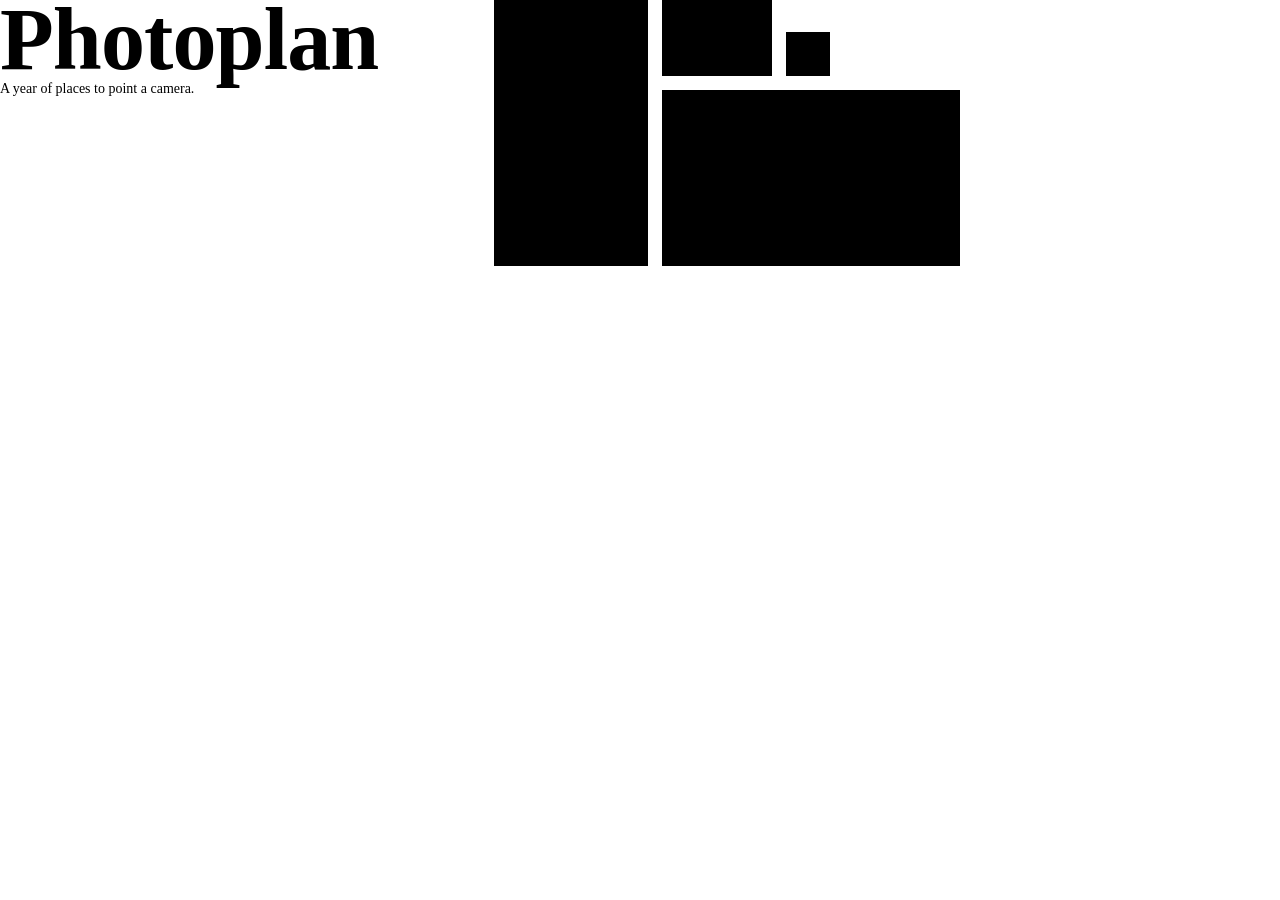
<file: design/system/cover.html>
<!-- @dsCard height=288 -->
<!doctype html>
<html lang="en">
<head>
<meta charset="utf-8">
<title>Photoplan</title>
<link rel="preconnect" href="https://fonts.googleapis.com">
<link rel="preconnect" href="https://fonts.gstatic.com" crossorigin>
<link href="https://fonts.googleapis.com/css2?family=Zilla+Slab:wght@700&family=Spectral:wght@400&display=swap" rel="stylesheet">
<style>
  html, body { margin:0; height:100%; }
  body { background:var(--page); color:var(--ink); overflow:hidden; }
  .cover { position:relative; height:288px; overflow:hidden; background:var(--page); }
  /* the composition: a 480-wide box on the right half of the 960 layout, clear of the name */
  .art { position:absolute; top:0; left:480px; width:480px; height:288px; overflow:hidden; }
  .art svg { display:block; width:480px; height:288px; }
  .blk { rx:var(--radius-none); }
  .green { fill:var(--green); }
  .terra { fill:var(--terra); }
  .gold { fill:var(--gold); }
  .deep { fill:var(--ink); }
  .dot { fill:var(--page); }
  /* name and tagline in flow, pinned by the block's bottom edge */
  .words { position:absolute; left:var(--page-x); bottom:var(--card-pad); max-width:440px; }
  .name { margin:0; font-family:var(--font-slab); font-weight:700; font-size:88px; line-height:.9; letter-spacing:-0.01em; color:var(--ink); }
  .tag { margin:var(--gap-lg) 0 0 3px; font-family:var(--font-serif); font-weight:400; font-size:14px; line-height:20px; color:var(--ink-3); }
</style>
</head>
<body>
<div class="cover">
<div class="art" aria-hidden="true">
<svg viewBox="0 0 480 288" width="480" height="288">
<!--
  blocks      green 154×288 bled off the top (the action colour, the largest) · ink 298×176 bleeding off the right edge (the deep) · terra 110×98 bled off the top (International) · gold 44×44 once (it only ever marks a star or a photo op) — about 37% of 960×288
  arrangement a flush modular grid like the calendar's own cells: every side a multiple of card-pad (22px), gutters of grid-gap (14px), bottoms on one line card-pad above the edge
  pattern     a dot grid, from “The page is `page` with a dot pattern”: the page's own dots cut out of the ink block in `page`, 7 × 4 at twice the 22px pitch
  scales      module card-pad 22px · gutter grid-gap 14px · pitch 2 × card-pad · corners radius-none (the system is square)
-->
<rect class="green blk" x="14" y="-22" width="154" height="288"/>
<rect class="terra blk" x="182" y="-22" width="110" height="98"/>
<rect class="gold blk" x="306" y="32" width="44" height="44"/>
<rect class="deep blk" x="182" y="90" width="320" height="176"/>
<g class="dot">
<circle cx="204" cy="112" r="2"/><circle cx="248" cy="112" r="2"/><circle cx="292" cy="112" r="2"/><circle cx="336" cy="112" r="2"/><circle cx="380" cy="112" r="2"/><circle cx="424" cy="112" r="2"/><circle cx="468" cy="112" r="2"/>
<circle cx="204" cy="156" r="2"/><circle cx="248" cy="156" r="2"/><circle cx="292" cy="156" r="2"/><circle cx="336" cy="156" r="2"/><circle cx="380" cy="156" r="2"/><circle cx="424" cy="156" r="2"/><circle cx="468" cy="156" r="2"/>
<circle cx="204" cy="200" r="2"/><circle cx="248" cy="200" r="2"/><circle cx="292" cy="200" r="2"/><circle cx="336" cy="200" r="2"/><circle cx="380" cy="200" r="2"/><circle cx="424" cy="200" r="2"/><circle cx="468" cy="200" r="2"/>
<circle cx="204" cy="244" r="2"/><circle cx="248" cy="244" r="2"/><circle cx="292" cy="244" r="2"/><circle cx="336" cy="244" r="2"/><circle cx="380" cy="244" r="2"/><circle cx="424" cy="244" r="2"/><circle cx="468" cy="244" r="2"/>
</g>
</svg>
</div>
<div class="words">
<h1 class="name">Photoplan</h1>
<p class="tag">A year of places to point a camera.</p>
</div>
</div>
</body>
</html>
</file>
